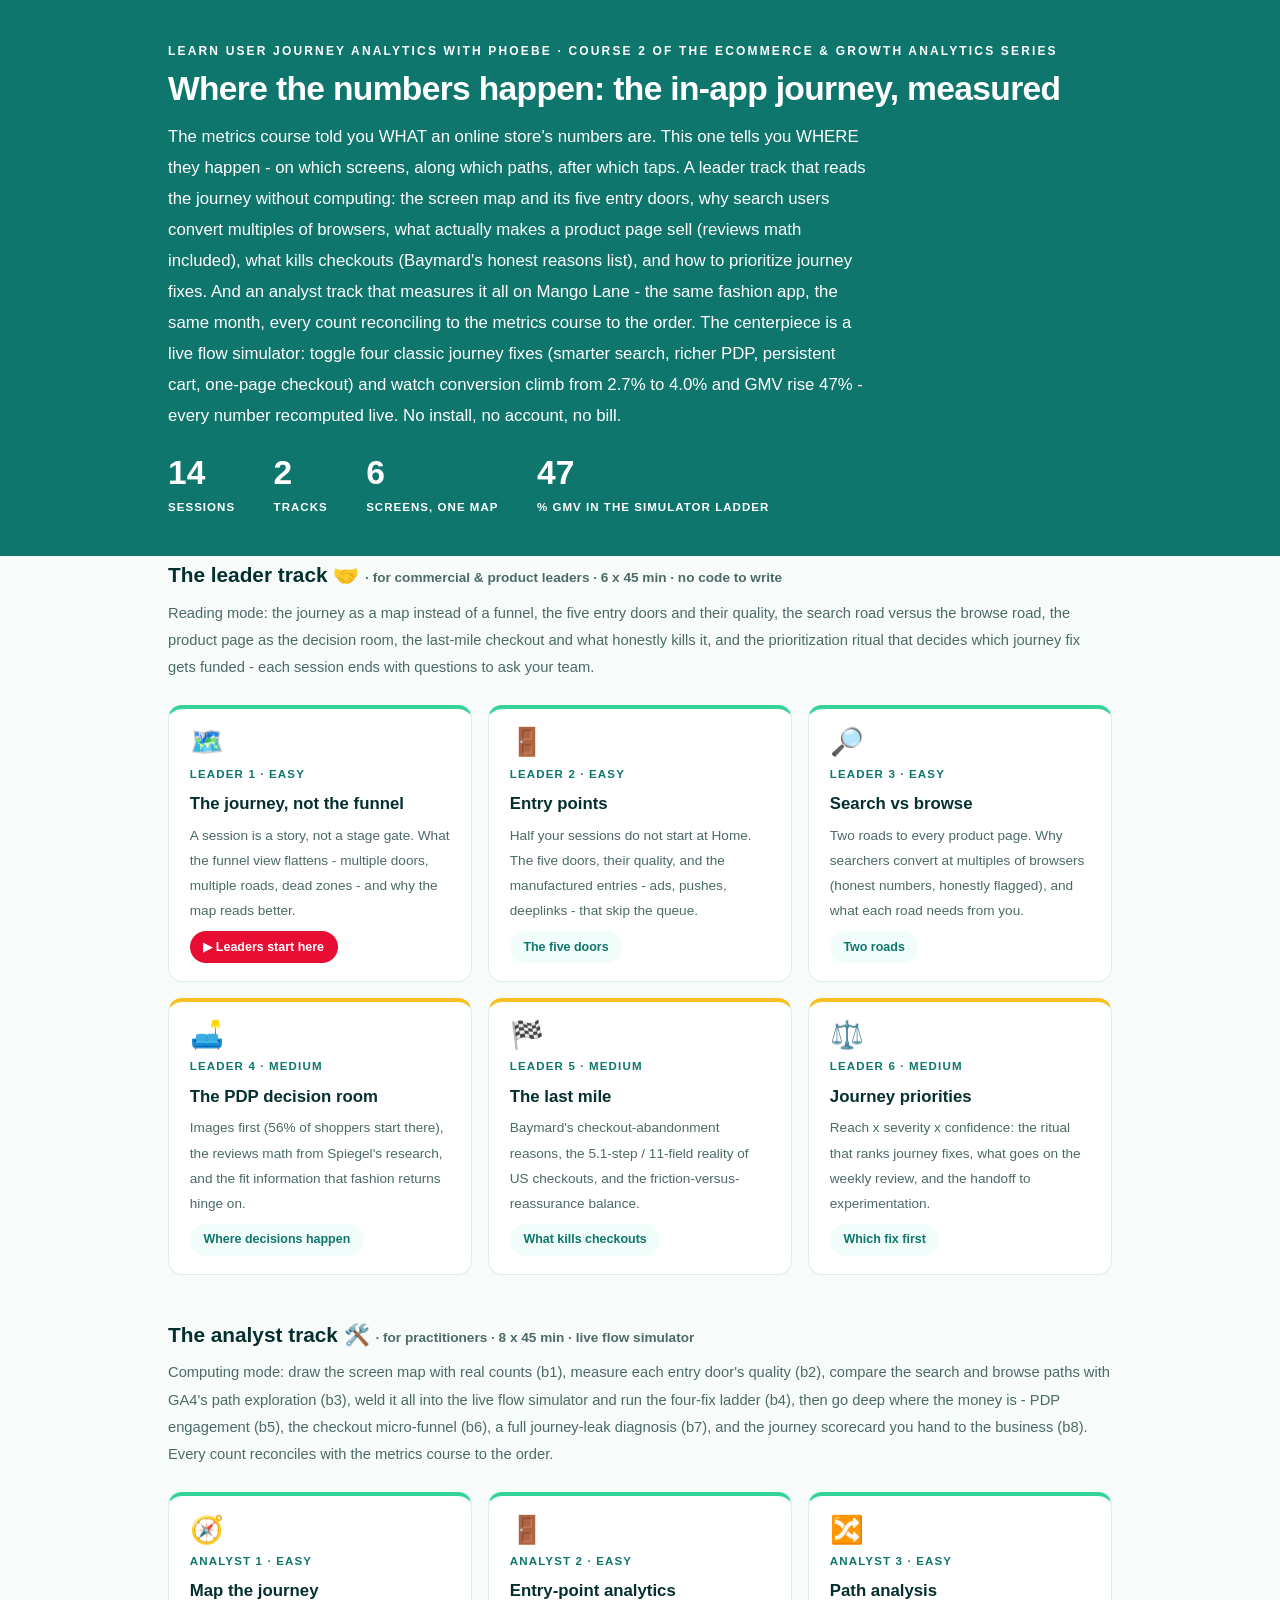
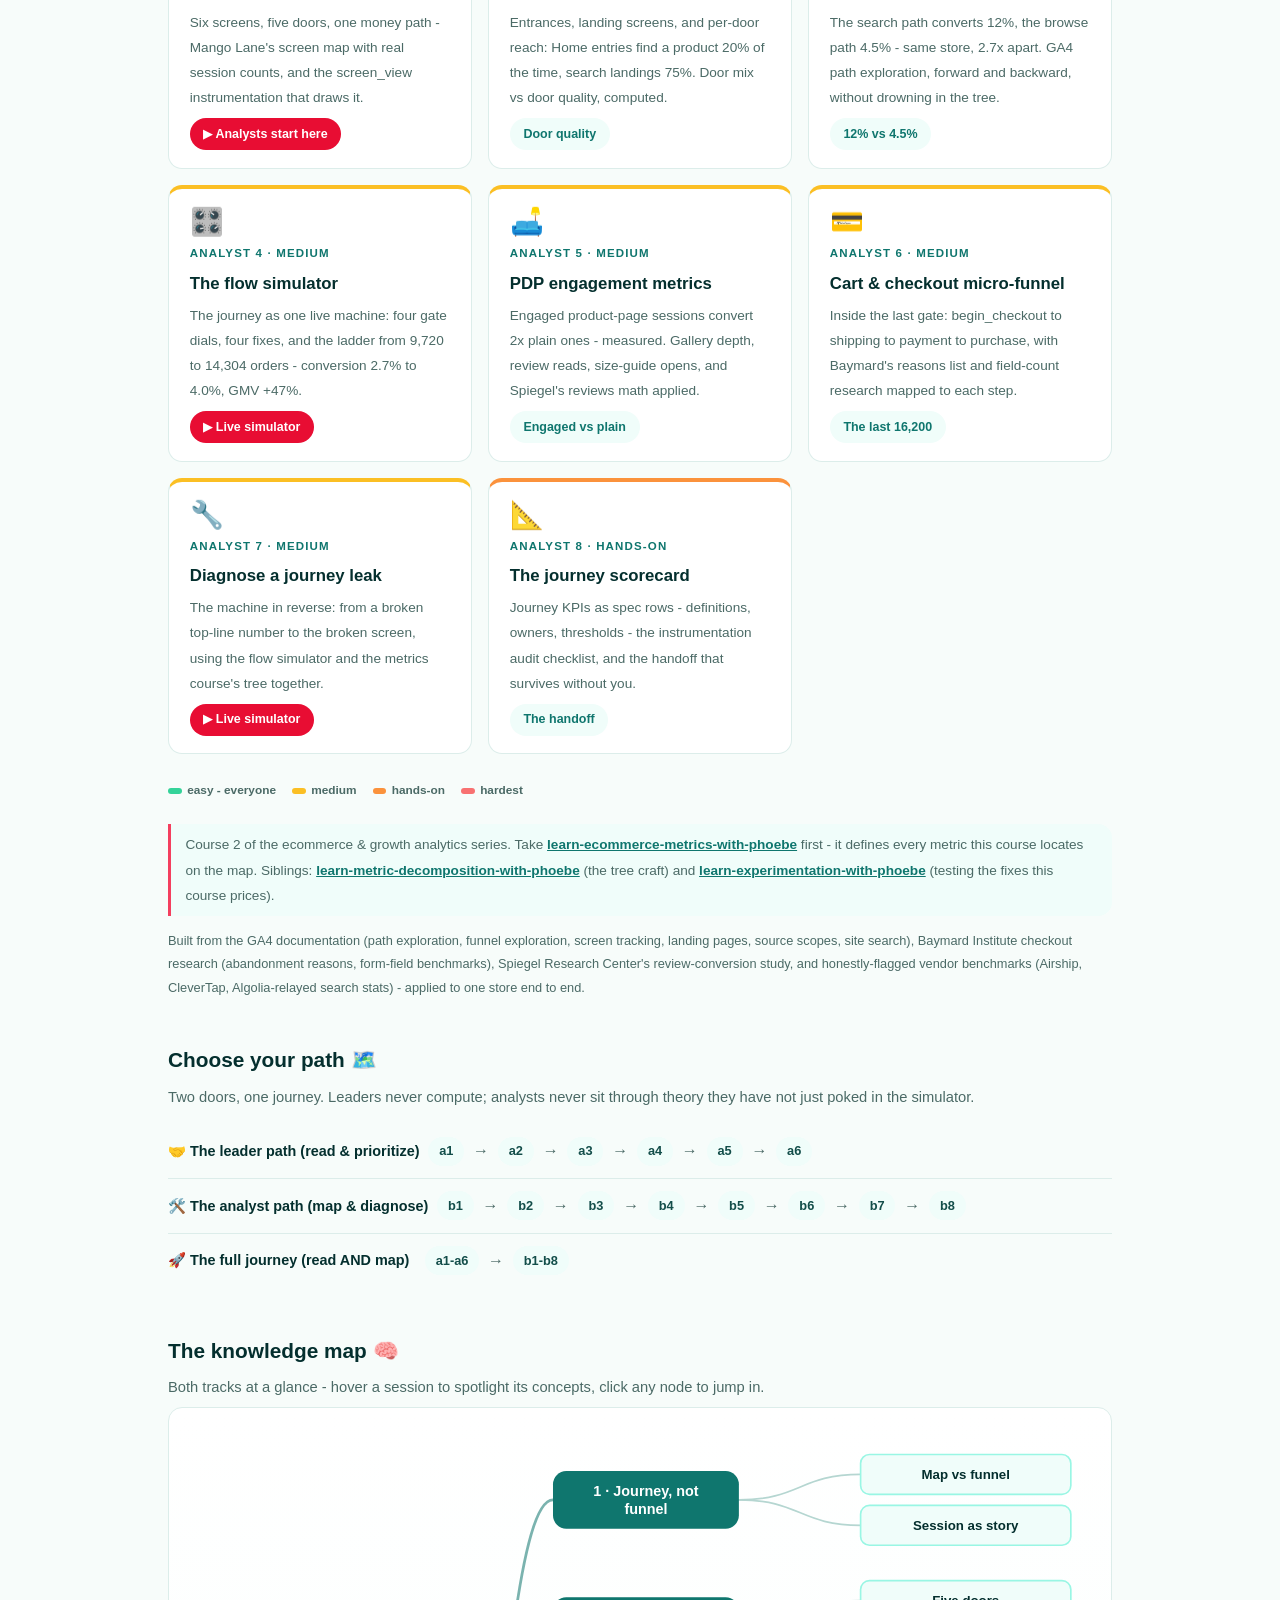
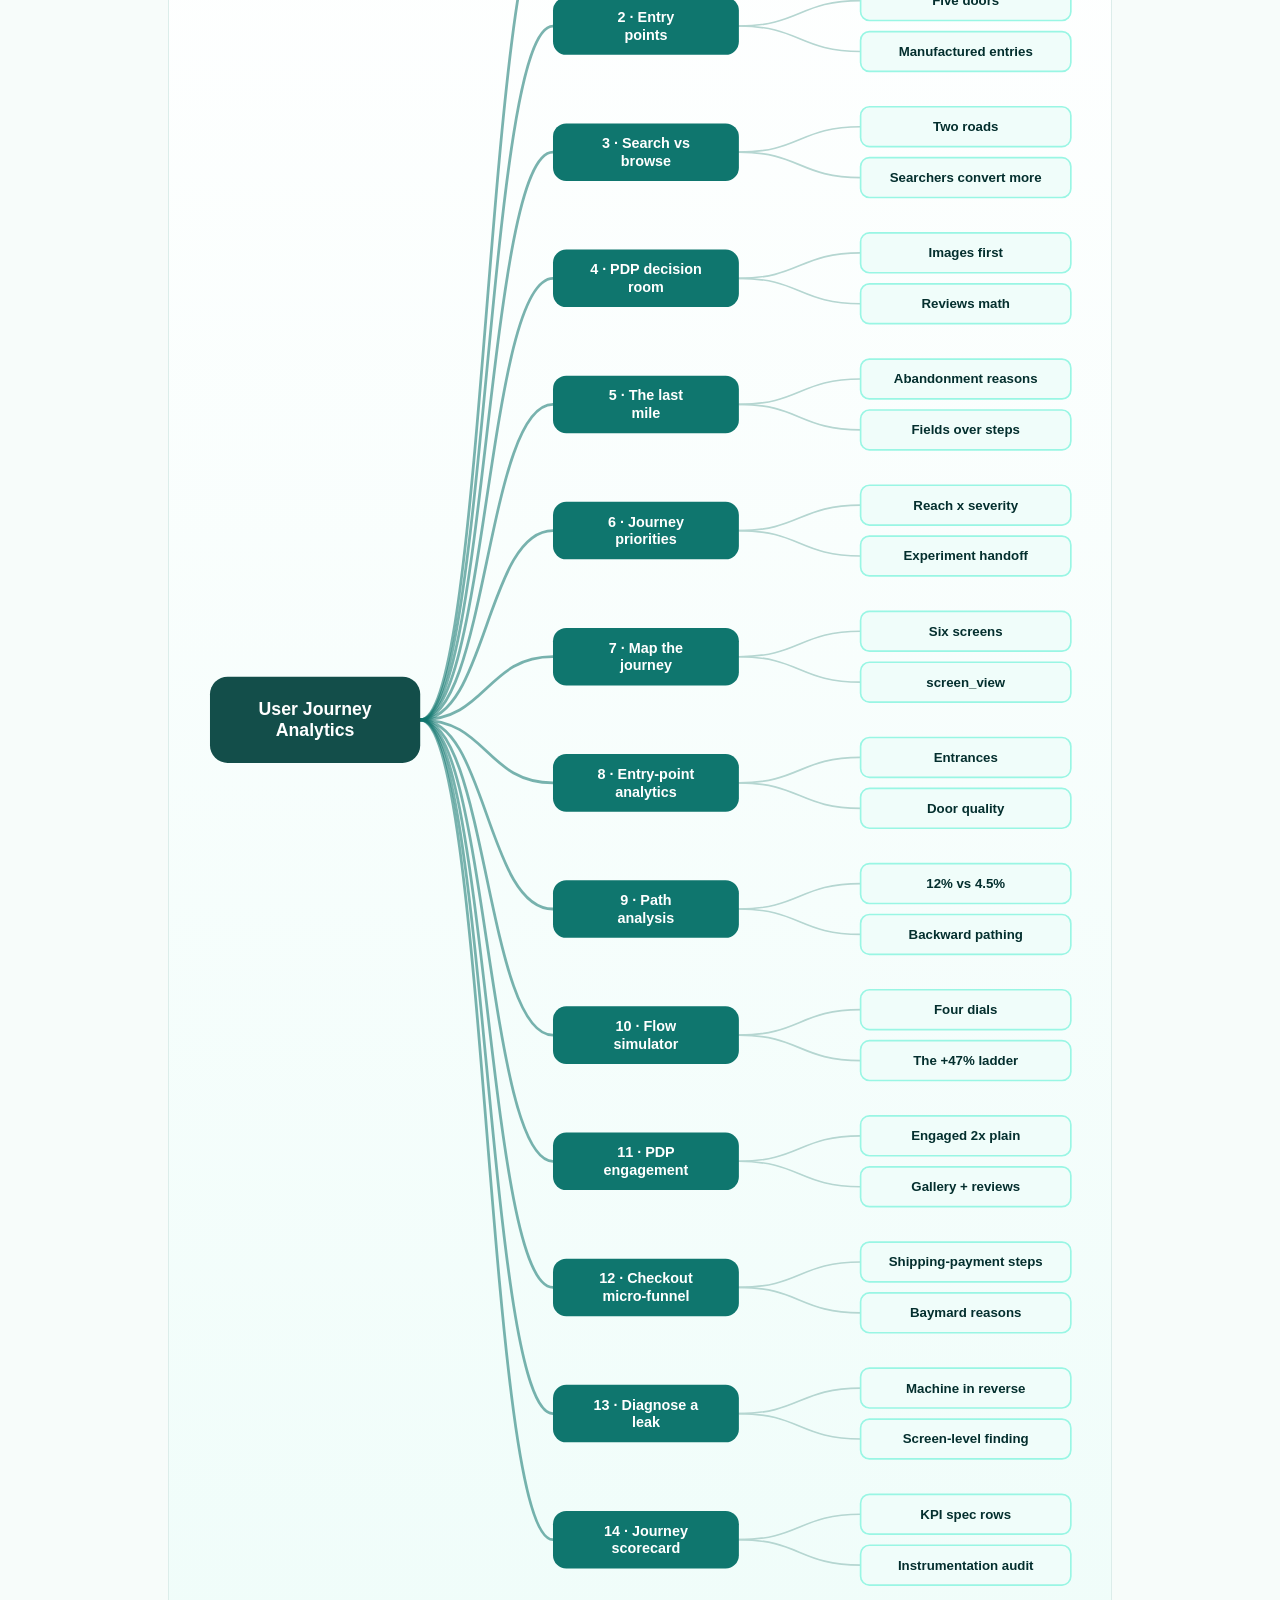
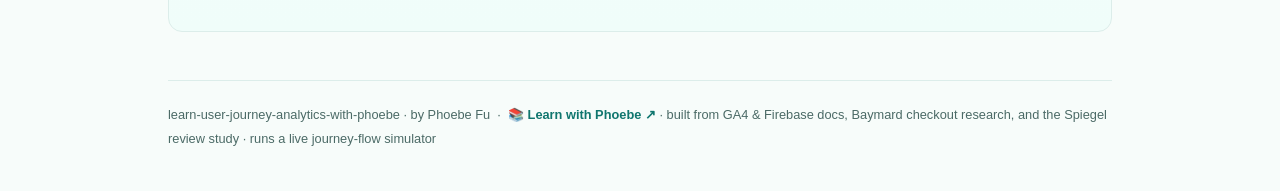
<file: index.html>
<!DOCTYPE html>
<html lang="en">
<head>
<meta charset="UTF-8">
<meta name="viewport" content="width=device-width, initial-scale=1.0">
<!-- social:start -->
<meta name="description" content="The metrics course told you WHAT an online store&#x27;s numbers are. This one tells you WHERE they happen - on which screens, along which paths, after which taps. A leader track that reads the...">
<meta property="og:type" content="article">
<meta property="og:site_name" content="Learn with Phoebe">
<meta property="og:title" content="learn user journey analytics with phoebe - a two-track course you run in your browser">
<meta property="og:description" content="The metrics course told you WHAT an online store&#x27;s numbers are. This one tells you WHERE they happen - on which screens, along which paths, after which taps. A leader track that reads the...">
<meta property="og:url" content="https://phoebefu6.github.io/learn-user-journey-analytics-with-phoebe/">
<meta property="og:image" content="https://phoebefu6.github.io/learn-user-journey-analytics-with-phoebe/assets/og-cover.png">
<meta property="og:image:width" content="1200">
<meta property="og:image:height" content="630">
<meta name="twitter:card" content="summary_large_image">
<meta name="twitter:title" content="learn user journey analytics with phoebe - a two-track course you run in your browser">
<meta name="twitter:description" content="The metrics course told you WHAT an online store&#x27;s numbers are. This one tells you WHERE they happen - on which screens, along which paths, after which taps. A leader track that reads the...">
<meta name="twitter:image" content="https://phoebefu6.github.io/learn-user-journey-analytics-with-phoebe/assets/og-cover.png">
<!-- social:end -->
<title>learn user journey analytics with phoebe - a two-track course you run in your browser</title>
<link rel="stylesheet" href="assets/style.css?v=30">
<style>
  .stats-row { display: flex; gap: 2.4rem; margin-top: 1.5rem; flex-wrap: wrap; }
  .stat b { display: block; font-size: 2.1rem; font-weight: 800; line-height: 1.05; font-variant-numeric: tabular-nums; }
  .stat span { font-size: .72rem; opacity: 1; text-transform: uppercase; letter-spacing: .09em; font-weight: 600; }

  .course-grid { display: grid; grid-template-columns: repeat(auto-fit, minmax(17rem, 1fr)); gap: 1rem; margin-top: 1.5rem; }
  .course-card {
    border: 1px solid var(--hairline);
    border-top: 4px solid var(--diff, var(--indigo));
    border-radius: var(--radius);
    padding: 1.2rem 1.3rem 1.1rem;
    display: flex;
    flex-direction: column;
    gap: .5rem;
    text-decoration: none;
    color: var(--ink);
    background: #fff;
    transition: box-shadow .15s ease, border-color .15s ease, transform .15s ease;
    position: relative;
  }
  .course-card:hover { border-color: var(--indigo-soft); border-top-color: var(--diff, var(--indigo)); box-shadow: 0 8px 28px rgba(15,118,110,.14); transform: translateY(-3px); }
  .course-card .cicon { font-size: 1.7rem; line-height: 1; }
  .course-card .cnum { font-size: .72rem; font-weight: 700; color: var(--indigo); text-transform: uppercase; letter-spacing: .1em; }
  .course-card h3 { font-size: 1.05rem; font-weight: 800; line-height: 1.3; }
  .course-card p { font-size: .85rem; color: var(--muted); flex: 1; }
  .course-card .meta { display: flex; gap: .4rem; flex-wrap: wrap; }

  .diff-legend { display: flex; gap: 1rem; margin-top: 1.6rem; font-size: .74rem; color: var(--muted); font-weight: 600; flex-wrap: wrap; }
  .diff-legend i { display: inline-block; width: .85rem; height: .35rem; border-radius: 999px; margin-right: .35rem; vertical-align: middle; }

  .prereq-line { margin-top: 1.4rem; font-size: .85rem; color: var(--muted); border-left: 3px solid var(--amber); padding: .5rem .9rem; background: var(--indigo-50); border-radius: 0 var(--radius) var(--radius) 0; }
  .prereq-line a { color: var(--indigo); font-weight: 700; }
  .sources-line { margin-top: .8rem; font-size: .8rem; color: var(--muted); }

  .paths { margin-top: 2.6rem; }
  .paths h2 { font-size: 1.3rem; font-weight: 800; margin-bottom: .3rem; }
  .paths .plede { color: var(--muted); font-size: .92rem; margin-bottom: .8rem; }
  .path { display: flex; gap: .55rem; align-items: center; padding: .75rem 0; border-bottom: .5px solid var(--hairline); flex-wrap: wrap; }
  .path:last-child { border-bottom: none; }
  .path b { min-width: 15.5rem; font-size: .9rem; }
  .path .pstep { background: var(--indigo-50); color: var(--indigo-deep); border-radius: 999px; padding: .16rem .68rem; font-weight: 700; font-size: .8rem; text-decoration: none; transition: all .12s ease; }
  .path .pstep:hover { background: var(--indigo); color: #fff; }
  .path .parr { color: var(--muted); font-weight: 700; }

  .mm-section { margin-top: 1.6rem; }
  .mm-section h2 { font-size: 1.3rem; font-weight: 800; margin-bottom: .2rem; }
  .mm-section .mm-lede { color: var(--muted); font-size: .92rem; margin-bottom: .4rem; }
  .mm-wrap { border: 1px solid var(--hairline); border-radius: var(--radius); background: linear-gradient(180deg,#fff,#F0FDFA); padding: .6rem; overflow-x: auto; }
  .mm-svg { width: 100%; height: auto; display: block; max-width: 60rem; margin: 0 auto; min-width: 34rem; }
  .mm-link { cursor: pointer; text-decoration: none; }
  .mm-node rect { transition: opacity .15s ease, filter .15s ease; }
  .mm-node text { pointer-events: none; }
  .mm-link:hover .mm-node rect { filter: brightness(1.06); }
  .mm-edge { transition: opacity .15s ease; }
</style>
</head>
<body>

<header class="masthead">
  <div class="wrap">
    <div class="eyebrow">Learn User Journey Analytics with Phoebe · course 2 of the ecommerce &amp; growth analytics series</div>
    <h1>Where the numbers happen: the in-app journey, measured</h1>
    <p class="sub">The metrics course told you WHAT an online store's numbers are. This one tells you WHERE they happen - on which screens, along which paths, after which taps. A leader track that reads the journey without computing: the screen map and its five entry doors, why search users convert multiples of browsers, what actually makes a product page sell (reviews math included), what kills checkouts (Baymard's honest reasons list), and how to prioritize journey fixes. And an analyst track that measures it all on Mango Lane - the same fashion app, the same month, every count reconciling to the metrics course to the order. The centerpiece is a live flow simulator: toggle four classic journey fixes (smarter search, richer PDP, persistent cart, one-page checkout) and watch conversion climb from 2.7% to 4.0% and GMV rise 47% - every number recomputed live. No install, no account, no bill.</p>
    <div class="stats-row">
      <div class="stat"><b data-count="14">14</b><span>sessions</span></div>
      <div class="stat"><b data-count="2">2</b><span>tracks</span></div>
      <div class="stat"><b data-count="6">6</b><span>screens, one map</span></div>
      <div class="stat"><b data-count="47">47</b><span>% GMV in the simulator ladder</span></div>
    </div>
  </div>
</header>

<main class="wrap">

  <section class="section">
    <div class="paths" style="margin-top:0">
      <h2>The leader track 🤝 <span style="font-size:.85rem;font-weight:600;color:var(--muted)">· for commercial &amp; product leaders · 6 x 45 min · no code to write</span></h2>
      <p class="plede">Reading mode: the journey as a map instead of a funnel, the five entry doors and their quality, the search road versus the browse road, the product page as the decision room, the last-mile checkout and what honestly kills it, and the prioritization ritual that decides which journey fix gets funded - each session ends with questions to ask your team.</p>
    </div>
    <div class="course-grid">
      <a class="course-card" href="courses/a1-the-journey-not-the-funnel.html" style="--diff:#34D399">
        <span class="cicon">🗺️</span>
        <span class="cnum">Leader 1 · easy</span>
        <h3>The journey, not the funnel</h3>
        <p>A session is a story, not a stage gate. What the funnel view flattens - multiple doors, multiple roads, dead zones - and why the map reads better.</p>
        <span class="meta"><span class="pill amber">▶ Leaders start here</span></span>
      </a>
      <a class="course-card" href="courses/a2-entry-points.html" style="--diff:#34D399">
        <span class="cicon">🚪</span>
        <span class="cnum">Leader 2 · easy</span>
        <h3>Entry points</h3>
        <p>Half your sessions do not start at Home. The five doors, their quality, and the manufactured entries - ads, pushes, deeplinks - that skip the queue.</p>
        <span class="meta"><span class="pill light">The five doors</span></span>
      </a>
      <a class="course-card" href="courses/a3-search-vs-browse.html" style="--diff:#34D399">
        <span class="cicon">🔎</span>
        <span class="cnum">Leader 3 · easy</span>
        <h3>Search vs browse</h3>
        <p>Two roads to every product page. Why searchers convert at multiples of browsers (honest numbers, honestly flagged), and what each road needs from you.</p>
        <span class="meta"><span class="pill light">Two roads</span></span>
      </a>
      <a class="course-card" href="courses/a4-the-pdp-decision-room.html" style="--diff:#FBBF24">
        <span class="cicon">🛋️</span>
        <span class="cnum">Leader 4 · medium</span>
        <h3>The PDP decision room</h3>
        <p>Images first (56% of shoppers start there), the reviews math from Spiegel's research, and the fit information that fashion returns hinge on.</p>
        <span class="meta"><span class="pill light">Where decisions happen</span></span>
      </a>
      <a class="course-card" href="courses/a5-the-last-mile.html" style="--diff:#FBBF24">
        <span class="cicon">🏁</span>
        <span class="cnum">Leader 5 · medium</span>
        <h3>The last mile</h3>
        <p>Baymard's checkout-abandonment reasons, the 5.1-step / 11-field reality of US checkouts, and the friction-versus-reassurance balance.</p>
        <span class="meta"><span class="pill light">What kills checkouts</span></span>
      </a>
      <a class="course-card" href="courses/a6-journey-priorities.html" style="--diff:#FBBF24">
        <span class="cicon">⚖️</span>
        <span class="cnum">Leader 6 · medium</span>
        <h3>Journey priorities</h3>
        <p>Reach x severity x confidence: the ritual that ranks journey fixes, what goes on the weekly review, and the handoff to experimentation.</p>
        <span class="meta"><span class="pill light">Which fix first</span></span>
      </a>
    </div>

    <div class="paths">
      <h2>The analyst track 🛠️ <span style="font-size:.85rem;font-weight:600;color:var(--muted)">· for practitioners · 8 x 45 min · live flow simulator</span></h2>
      <p class="plede">Computing mode: draw the screen map with real counts (b1), measure each entry door's quality (b2), compare the search and browse paths with GA4's path exploration (b3), weld it all into the live flow simulator and run the four-fix ladder (b4), then go deep where the money is - PDP engagement (b5), the checkout micro-funnel (b6), a full journey-leak diagnosis (b7), and the journey scorecard you hand to the business (b8). Every count reconciles with the metrics course to the order.</p>
    </div>
    <div class="course-grid">
      <a class="course-card" href="courses/b1-map-the-journey.html" style="--diff:#34D399">
        <span class="cicon">🧭</span>
        <span class="cnum">Analyst 1 · easy</span>
        <h3>Map the journey</h3>
        <p>Six screens, five doors, one money path - Mango Lane's screen map with real session counts, and the screen_view instrumentation that draws it.</p>
        <span class="meta"><span class="pill amber">▶ Analysts start here</span></span>
      </a>
      <a class="course-card" href="courses/b2-entry-point-analytics.html" style="--diff:#34D399">
        <span class="cicon">🚪</span>
        <span class="cnum">Analyst 2 · easy</span>
        <h3>Entry-point analytics</h3>
        <p>Entrances, landing screens, and per-door reach: Home entries find a product 20% of the time, search landings 75%. Door mix vs door quality, computed.</p>
        <span class="meta"><span class="pill light">Door quality</span></span>
      </a>
      <a class="course-card" href="courses/b3-path-analysis.html" style="--diff:#34D399">
        <span class="cicon">🔀</span>
        <span class="cnum">Analyst 3 · easy</span>
        <h3>Path analysis</h3>
        <p>The search path converts 12%, the browse path 4.5% - same store, 2.7x apart. GA4 path exploration, forward and backward, without drowning in the tree.</p>
        <span class="meta"><span class="pill light">12% vs 4.5%</span></span>
      </a>
      <a class="course-card" href="courses/b4-the-flow-simulator.html" style="--diff:#FBBF24">
        <span class="cicon">🎛️</span>
        <span class="cnum">Analyst 4 · medium</span>
        <h3>The flow simulator</h3>
        <p>The journey as one live machine: four gate dials, four fixes, and the ladder from 9,720 to 14,304 orders - conversion 2.7% to 4.0%, GMV +47%.</p>
        <span class="meta"><span class="pill peach">▶ Live simulator</span></span>
      </a>
      <a class="course-card" href="courses/b5-pdp-engagement-metrics.html" style="--diff:#FBBF24">
        <span class="cicon">🛋️</span>
        <span class="cnum">Analyst 5 · medium</span>
        <h3>PDP engagement metrics</h3>
        <p>Engaged product-page sessions convert 2x plain ones - measured. Gallery depth, review reads, size-guide opens, and Spiegel's reviews math applied.</p>
        <span class="meta"><span class="pill light">Engaged vs plain</span></span>
      </a>
      <a class="course-card" href="courses/b6-cart-checkout-micro-funnel.html" style="--diff:#FBBF24">
        <span class="cicon">💳</span>
        <span class="cnum">Analyst 6 · medium</span>
        <h3>Cart &amp; checkout micro-funnel</h3>
        <p>Inside the last gate: begin_checkout to shipping to payment to purchase, with Baymard's reasons list and field-count research mapped to each step.</p>
        <span class="meta"><span class="pill light">The last 16,200</span></span>
      </a>
      <a class="course-card" href="courses/b7-diagnose-a-journey-leak.html" style="--diff:#FBBF24">
        <span class="cicon">🔧</span>
        <span class="cnum">Analyst 7 · medium</span>
        <h3>Diagnose a journey leak</h3>
        <p>The machine in reverse: from a broken top-line number to the broken screen, using the flow simulator and the metrics course's tree together.</p>
        <span class="meta"><span class="pill peach">▶ Live simulator</span></span>
      </a>
      <a class="course-card" href="courses/b8-the-journey-scorecard.html" style="--diff:#FB923C">
        <span class="cicon">📐</span>
        <span class="cnum">Analyst 8 · hands-on</span>
        <h3>The journey scorecard</h3>
        <p>Journey KPIs as spec rows - definitions, owners, thresholds - the instrumentation audit checklist, and the handoff that survives without you.</p>
        <span class="meta"><span class="pill light">The handoff</span></span>
      </a>
    </div>
    <div class="diff-legend">
      <span><i style="background:#34D399"></i>easy - everyone</span>
      <span><i style="background:#FBBF24"></i>medium</span>
      <span><i style="background:#FB923C"></i>hands-on</span>
      <span><i style="background:#F87171"></i>hardest</span>
    </div>

    <p class="prereq-line">Course 2 of the ecommerce &amp; growth analytics series. Take <a href="https://phoebefu6.github.io/learn-ecommerce-metrics-with-phoebe/">learn-ecommerce-metrics-with-phoebe</a> first - it defines every metric this course locates on the map. Siblings: <a href="https://phoebefu6.github.io/learn-metric-decomposition-with-phoebe/">learn-metric-decomposition-with-phoebe</a> (the tree craft) and <a href="https://phoebefu6.github.io/learn-experimentation-with-phoebe/">learn-experimentation-with-phoebe</a> (testing the fixes this course prices).</p>
    <p class="sources-line">Built from the GA4 documentation (path exploration, funnel exploration, screen tracking, landing pages, source scopes, site search), Baymard Institute checkout research (abandonment reasons, form-field benchmarks), Spiegel Research Center's review-conversion study, and honestly-flagged vendor benchmarks (Airship, CleverTap, Algolia-relayed search stats) - applied to one store end to end.</p>

    <div class="paths">
      <h2>Choose your path 🗺️</h2>
      <p class="plede">Two doors, one journey. Leaders never compute; analysts never sit through theory they have not just poked in the simulator.</p>
      <div class="path"><b>🤝 The leader path (read &amp; prioritize)</b>
        <a class="pstep" href="courses/a1-the-journey-not-the-funnel.html">a1</a><span class="parr">→</span>
        <a class="pstep" href="courses/a2-entry-points.html">a2</a><span class="parr">→</span>
        <a class="pstep" href="courses/a3-search-vs-browse.html">a3</a><span class="parr">→</span>
        <a class="pstep" href="courses/a4-the-pdp-decision-room.html">a4</a><span class="parr">→</span>
        <a class="pstep" href="courses/a5-the-last-mile.html">a5</a><span class="parr">→</span>
        <a class="pstep" href="courses/a6-journey-priorities.html">a6</a>
      </div>
      <div class="path"><b>🛠️ The analyst path (map &amp; diagnose)</b>
        <a class="pstep" href="courses/b1-map-the-journey.html">b1</a><span class="parr">→</span>
        <a class="pstep" href="courses/b2-entry-point-analytics.html">b2</a><span class="parr">→</span>
        <a class="pstep" href="courses/b3-path-analysis.html">b3</a><span class="parr">→</span>
        <a class="pstep" href="courses/b4-the-flow-simulator.html">b4</a><span class="parr">→</span>
        <a class="pstep" href="courses/b5-pdp-engagement-metrics.html">b5</a><span class="parr">→</span>
        <a class="pstep" href="courses/b6-cart-checkout-micro-funnel.html">b6</a><span class="parr">→</span>
        <a class="pstep" href="courses/b7-diagnose-a-journey-leak.html">b7</a><span class="parr">→</span>
        <a class="pstep" href="courses/b8-the-journey-scorecard.html">b8</a>
      </div>
      <div class="path"><b>🚀 The full journey (read AND map)</b>
        <a class="pstep" href="courses/a1-the-journey-not-the-funnel.html">a1-a6</a><span class="parr">→</span>
        <a class="pstep" href="courses/b1-map-the-journey.html">b1-b8</a>
      </div>
    </div>
  </section>

  <section class="section mm-section">
    <h2>The knowledge map 🧠</h2>
    <p class="mm-lede">Both tracks at a glance - hover a session to spotlight its concepts, click any node to jump in.</p>
    <div class="mm-wrap"><div id="mindmap"></div></div>
  </section>

  <footer class="pagefoot">
    <span>learn-user-journey-analytics-with-phoebe · by Phoebe Fu &nbsp;·&nbsp; 📚 <a href="https://phoebefu6.github.io/learn-with-phoebe/">Learn with Phoebe ↗</a> · built from GA4 &amp; Firebase docs, Baymard checkout research, and the Spiegel review study · runs a live journey-flow simulator</span>
  </footer>
</main>

<script>
window.MINDMAP_DATA = {
  title: "User Journey\nAnalytics",
  centerColor: "#134E4A",
  sessions: [
    { label: "Journey, not\nfunnel", href: "courses/a1-the-journey-not-the-funnel.html", color: "#34D399",
      concepts: [
        { label: "Map vs funnel", href: "courses/a1-the-journey-not-the-funnel.html" },
        { label: "Session as story", href: "courses/a1-the-journey-not-the-funnel.html" } ] },
    { label: "Entry\npoints", href: "courses/a2-entry-points.html", color: "#34D399",
      concepts: [
        { label: "Five doors", href: "courses/a2-entry-points.html" },
        { label: "Manufactured entries", href: "courses/a2-entry-points.html" } ] },
    { label: "Search vs\nbrowse", href: "courses/a3-search-vs-browse.html", color: "#34D399",
      concepts: [
        { label: "Two roads", href: "courses/a3-search-vs-browse.html" },
        { label: "Searchers convert more", href: "courses/a3-search-vs-browse.html" } ] },
    { label: "PDP decision\nroom", href: "courses/a4-the-pdp-decision-room.html", color: "#FBBF24",
      concepts: [
        { label: "Images first", href: "courses/a4-the-pdp-decision-room.html" },
        { label: "Reviews math", href: "courses/a4-the-pdp-decision-room.html" } ] },
    { label: "The last\nmile", href: "courses/a5-the-last-mile.html", color: "#FBBF24",
      concepts: [
        { label: "Abandonment reasons", href: "courses/a5-the-last-mile.html" },
        { label: "Fields over steps", href: "courses/a5-the-last-mile.html" } ] },
    { label: "Journey\npriorities", href: "courses/a6-journey-priorities.html", color: "#FBBF24",
      concepts: [
        { label: "Reach x severity", href: "courses/a6-journey-priorities.html" },
        { label: "Experiment handoff", href: "courses/a6-journey-priorities.html" } ] },
    { label: "Map the\njourney", href: "courses/b1-map-the-journey.html", color: "#34D399",
      concepts: [
        { label: "Six screens", href: "courses/b1-map-the-journey.html" },
        { label: "screen_view", href: "courses/b1-map-the-journey.html" } ] },
    { label: "Entry-point\nanalytics", href: "courses/b2-entry-point-analytics.html", color: "#34D399",
      concepts: [
        { label: "Entrances", href: "courses/b2-entry-point-analytics.html" },
        { label: "Door quality", href: "courses/b2-entry-point-analytics.html" } ] },
    { label: "Path\nanalysis", href: "courses/b3-path-analysis.html", color: "#34D399",
      concepts: [
        { label: "12% vs 4.5%", href: "courses/b3-path-analysis.html" },
        { label: "Backward pathing", href: "courses/b3-path-analysis.html" } ] },
    { label: "Flow\nsimulator", href: "courses/b4-the-flow-simulator.html", color: "#FBBF24",
      concepts: [
        { label: "Four dials", href: "courses/b4-the-flow-simulator.html" },
        { label: "The +47% ladder", href: "courses/b4-the-flow-simulator.html" } ] },
    { label: "PDP\nengagement", href: "courses/b5-pdp-engagement-metrics.html", color: "#FBBF24",
      concepts: [
        { label: "Engaged 2x plain", href: "courses/b5-pdp-engagement-metrics.html" },
        { label: "Gallery + reviews", href: "courses/b5-pdp-engagement-metrics.html" } ] },
    { label: "Checkout\nmicro-funnel", href: "courses/b6-cart-checkout-micro-funnel.html", color: "#FBBF24",
      concepts: [
        { label: "Shipping-payment steps", href: "courses/b6-cart-checkout-micro-funnel.html" },
        { label: "Baymard reasons", href: "courses/b6-cart-checkout-micro-funnel.html" } ] },
    { label: "Diagnose a\nleak", href: "courses/b7-diagnose-a-journey-leak.html", color: "#FBBF24",
      concepts: [
        { label: "Machine in reverse", href: "courses/b7-diagnose-a-journey-leak.html" },
        { label: "Screen-level finding", href: "courses/b7-diagnose-a-journey-leak.html" } ] },
    { label: "Journey\nscorecard", href: "courses/b8-the-journey-scorecard.html", color: "#FB923C",
      concepts: [
        { label: "KPI spec rows", href: "courses/b8-the-journey-scorecard.html" },
        { label: "Instrumentation audit", href: "courses/b8-the-journey-scorecard.html" } ] }
  ]
};
</script>
<script src="assets/mindmap.js?v=7"></script>
<script src="assets/app.js?v=28"></script>
</body>
</html>
</file>
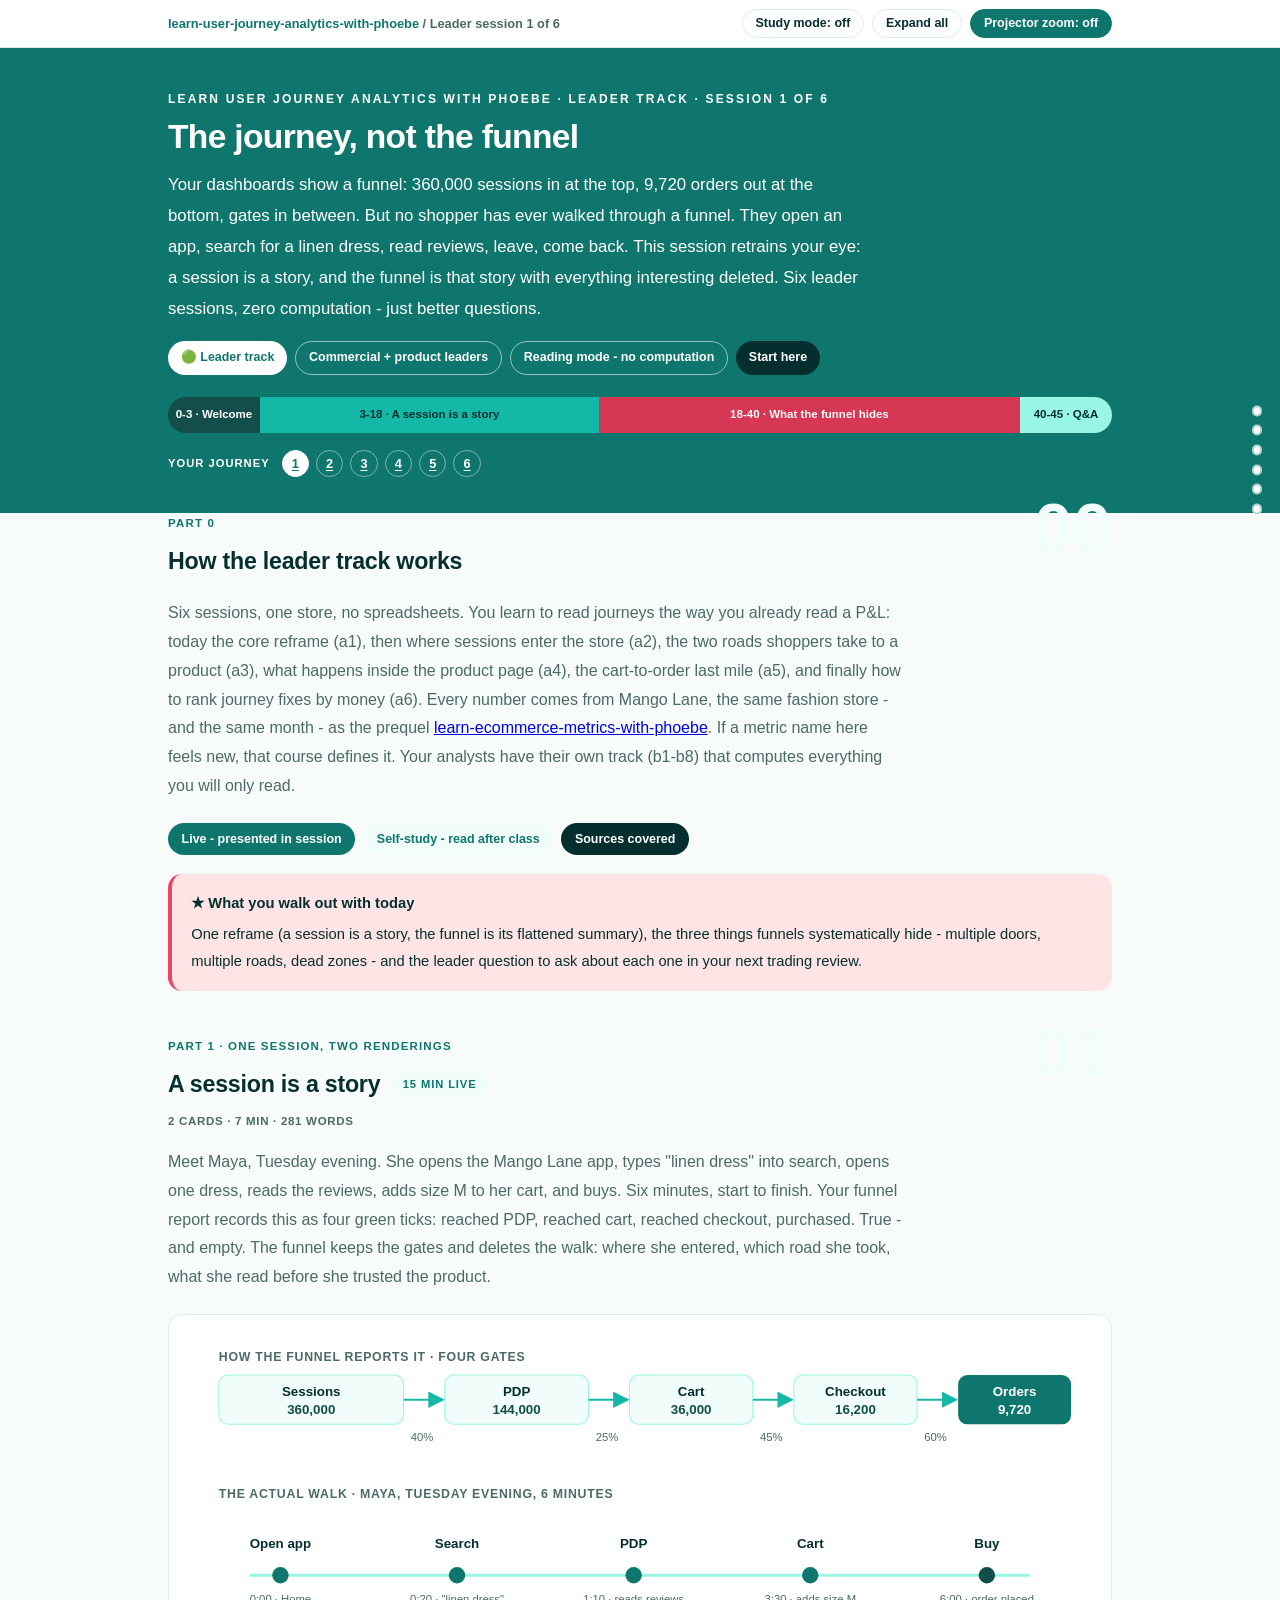
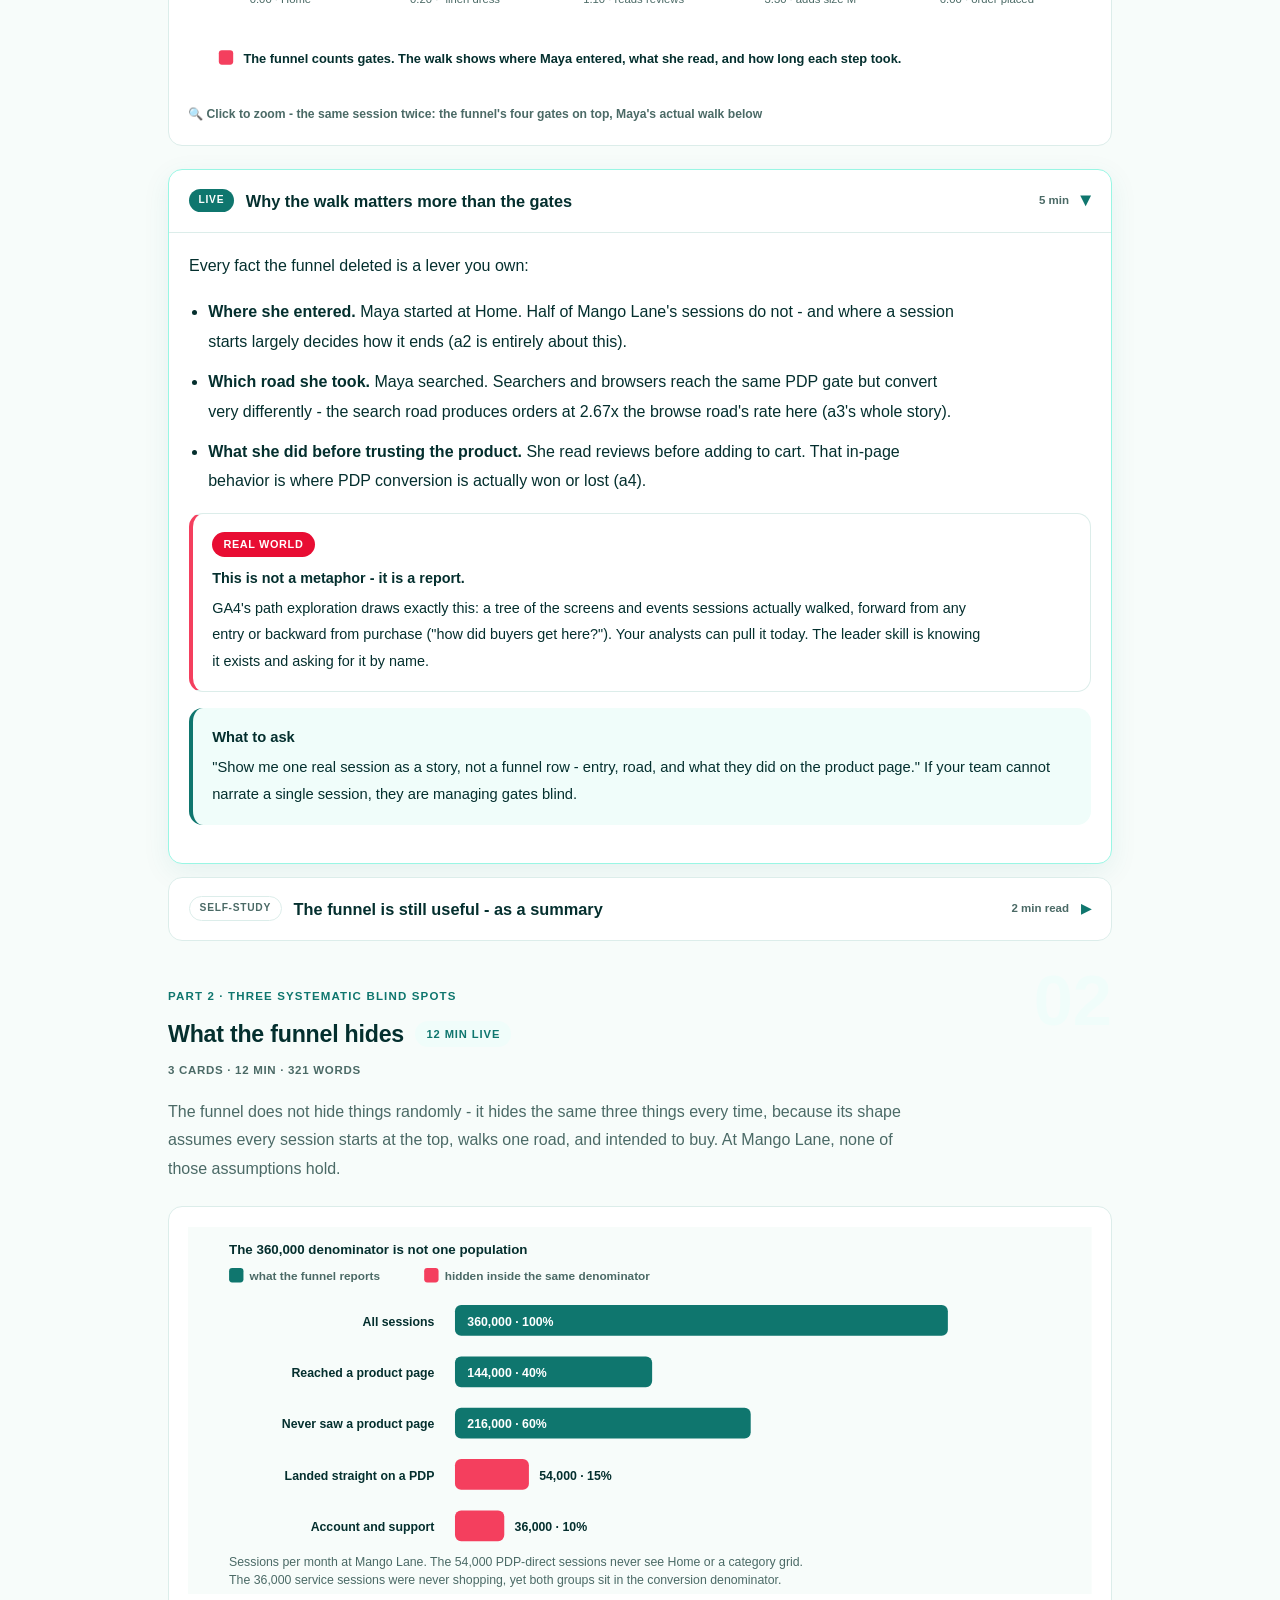
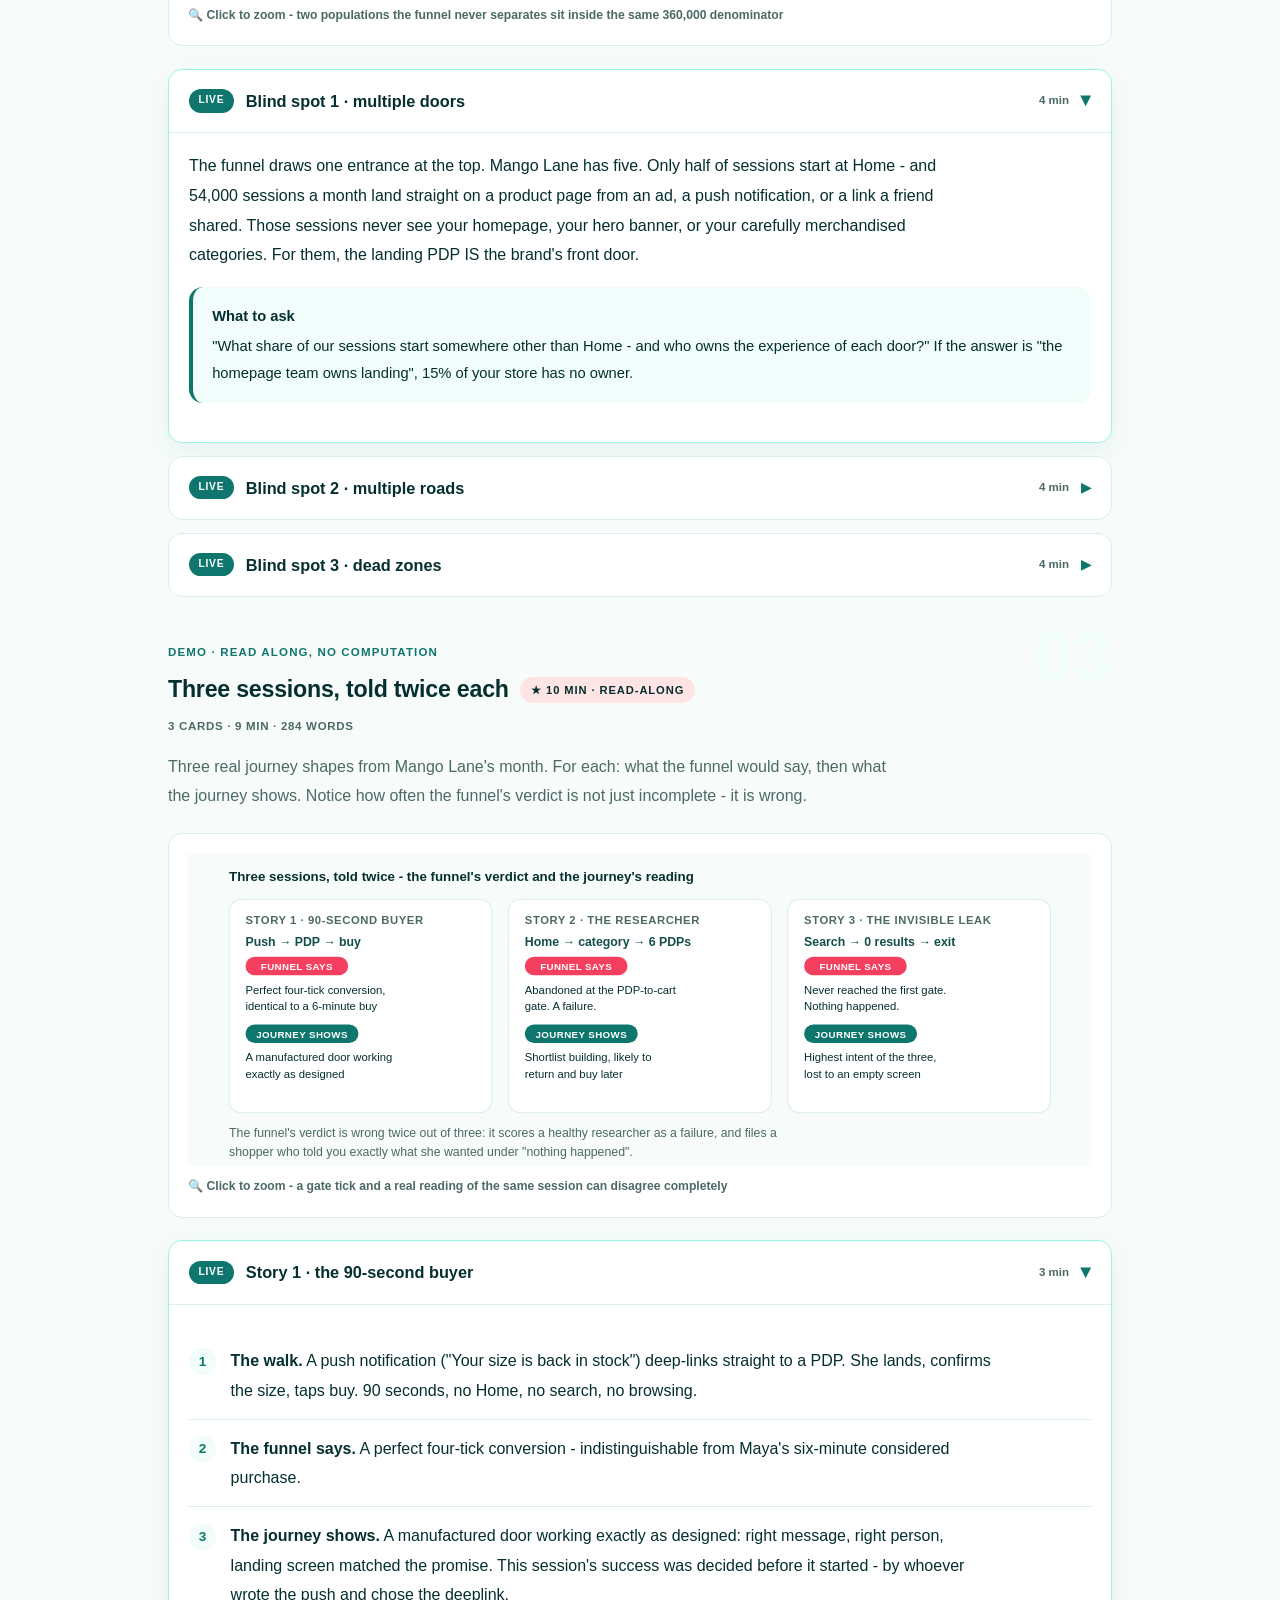
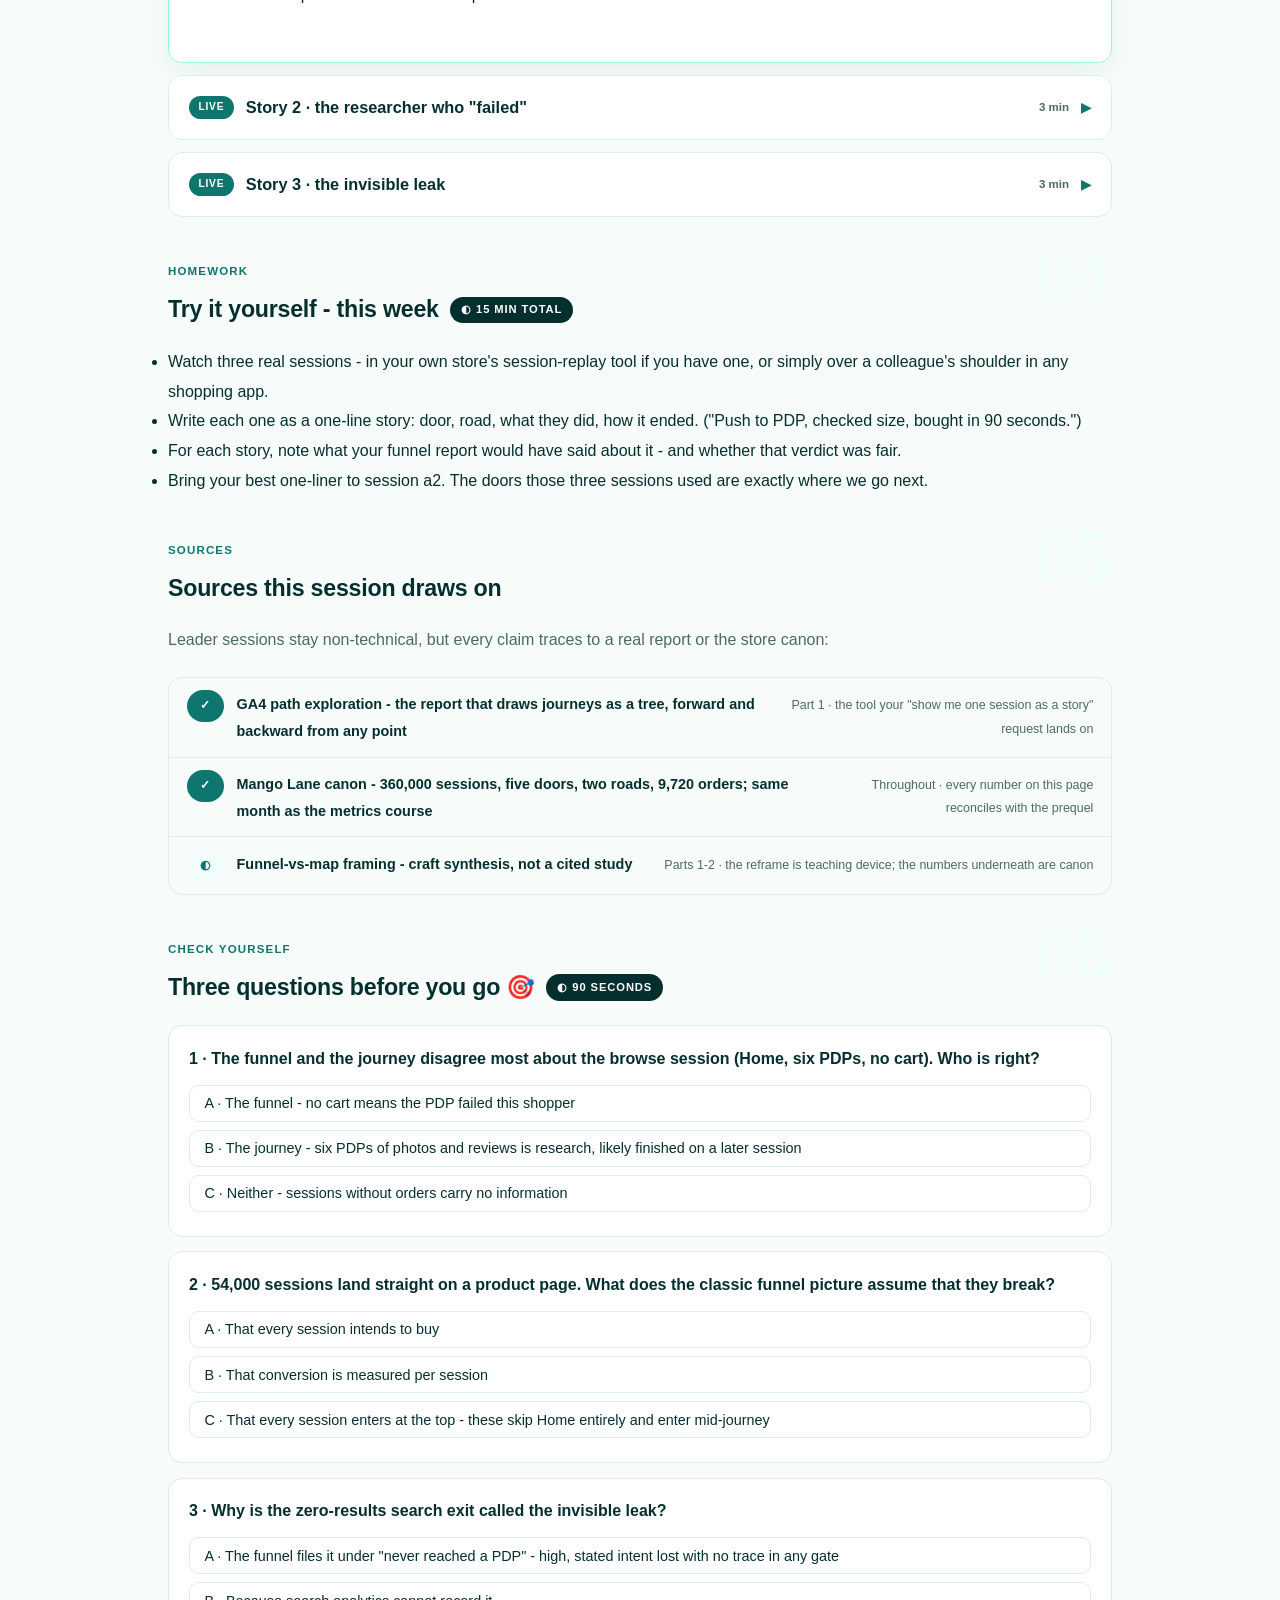
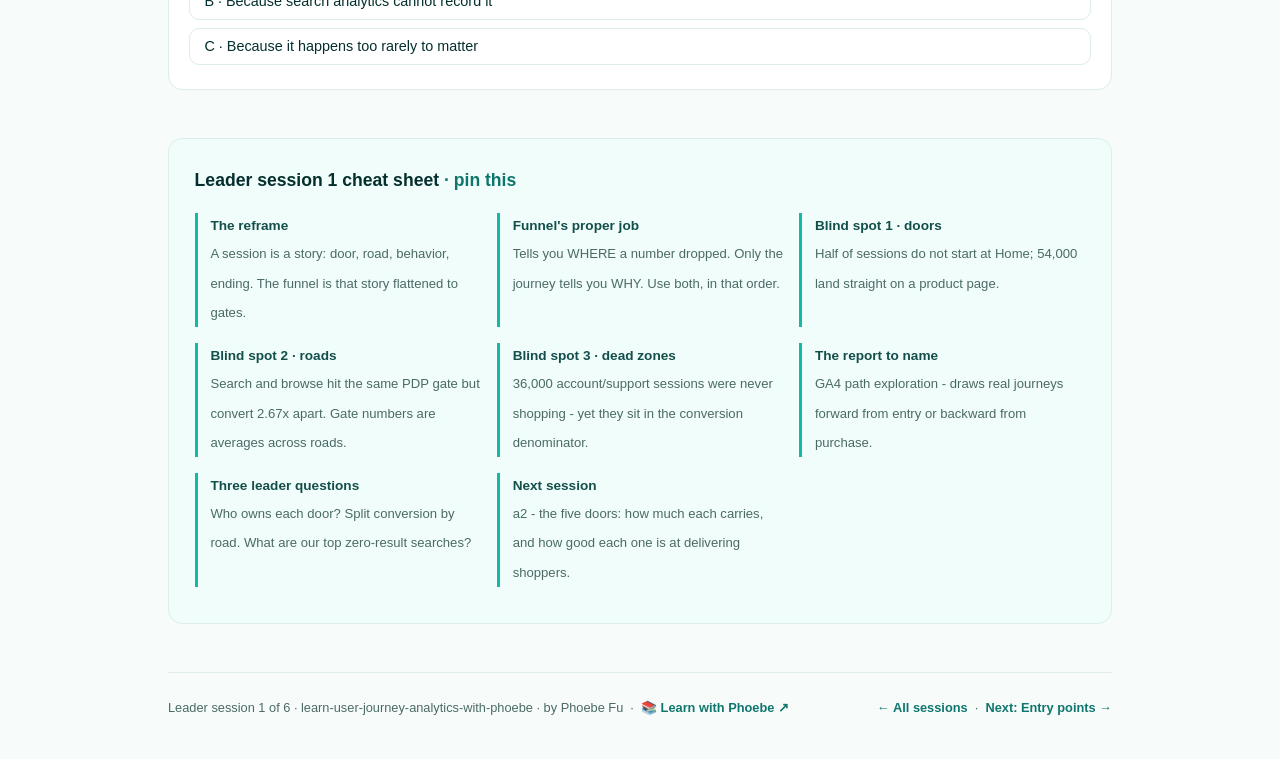
<file: courses/a1-the-journey-not-the-funnel.html>
<!DOCTYPE html>
<html lang="en">
<head>
<meta charset="UTF-8">
<meta name="viewport" content="width=device-width, initial-scale=1.0">
<!-- social:start -->
<meta name="description" content="Leader session 1 of 6. Six sessions, one store, no spreadsheets. You learn to read journeys the way you already read a P&amp;L: today the core reframe (a1), then where sessions enter the store (a2), the...">
<meta property="og:type" content="article">
<meta property="og:site_name" content="Learn with Phoebe">
<meta property="og:title" content="The journey, not the funnel - learn user journey analytics with phoebe">
<meta property="og:description" content="Leader session 1 of 6. Six sessions, one store, no spreadsheets. You learn to read journeys the way you already read a P&amp;L: today the core reframe (a1), then where sessions enter the store (a2), the...">
<meta property="og:url" content="https://phoebefu6.github.io/learn-user-journey-analytics-with-phoebe/courses/a1-the-journey-not-the-funnel.html">
<meta property="og:image" content="https://phoebefu6.github.io/learn-user-journey-analytics-with-phoebe/assets/og-cover.png">
<meta property="og:image:width" content="1200">
<meta property="og:image:height" content="630">
<meta name="twitter:card" content="summary_large_image">
<meta name="twitter:title" content="The journey, not the funnel - learn user journey analytics with phoebe">
<meta name="twitter:description" content="Leader session 1 of 6. Six sessions, one store, no spreadsheets. You learn to read journeys the way you already read a P&amp;L: today the core reframe (a1), then where sessions enter the store (a2), the...">
<meta name="twitter:image" content="https://phoebefu6.github.io/learn-user-journey-analytics-with-phoebe/assets/og-cover.png">
<!-- social:end -->
<title>Leader session 1 · The journey, not the funnel - learn user journey analytics with phoebe</title>
<link rel="stylesheet" href="../assets/style.css?v=29">
</head>
<body>

<div class="toolbar">
  <div class="wrap">
    <span class="crumb"><a href="../index.html">learn-user-journey-analytics-with-phoebe</a> / Leader session 1 of 6</span>
    <button class="btn" id="toggle-all" type="button">Expand all</button>
    <button class="btn primary" id="zoom-toggle" type="button">Projector zoom: off</button>
  </div>
</div>

<header class="masthead">
  <div class="wrap">
    <div class="eyebrow">Learn User Journey Analytics with Phoebe · Leader track · Session 1 of 6</div>
    <h1>The journey, <span class="accent">not the funnel</span></h1>
    <p class="sub">Your dashboards show a funnel: 360,000 sessions in at the top, 9,720 orders out at the bottom, gates in between. But no shopper has ever walked through a funnel. They open an app, search for a linen dress, read reviews, leave, come back. This session retrains your eye: a session is a story, and the funnel is that story with everything interesting deleted. Six leader sessions, zero computation - just better questions.</p>
    <div class="chip-row">
      <span class="chip level">🟢 Leader track</span>
      <span class="chip audience">Commercial + product leaders</span>
      <span class="chip audience">Reading mode - no computation</span>
      <span class="chip time">Start here</span>
    </div>
    <div class="agenda">
      <span class="a1" style="flex:1">0-3 · Welcome</span>
      <span class="a2" style="flex:4">3-18 · A session is a story</span>
      <span class="a3" style="flex:5">18-40 · What the funnel hides</span>
      <span class="a4" style="flex:1">40-45 · Q&amp;A</span>
    </div>
  </div>
</header>

<main class="wrap">

  <!-- ============ INTRO ============ -->
  <section class="section" id="intro">
    <div class="section-kicker">
      <span class="klabel">Part 0</span>
      <h2>How the leader track works</h2>
    </div>
    <p class="lede">Six sessions, one store, no spreadsheets. You learn to read journeys the way you already read a P&amp;L: today the core reframe (a1), then where sessions enter the store (a2), the two roads shoppers take to a product (a3), what happens inside the product page (a4), the cart-to-order last mile (a5), and finally how to rank journey fixes by money (a6). Every number comes from Mango Lane, the same fashion store - and the same month - as the prequel <a href="https://phoebefu6.github.io/learn-ecommerce-metrics-with-phoebe/">learn-ecommerce-metrics-with-phoebe</a>. If a metric name here feels new, that course defines it. Your analysts have their own track (b1-b8) that computes everything you will only read.</p>
    <div class="legend">
      <span class="pill solid">Live - presented in session</span>
      <span class="pill light">Self-study - read after class</span>
      <span class="pill inkpill">Sources covered</span>
    </div>
    <div class="callout win">
      <strong>★ What you walk out with today</strong>
      One reframe (a session is a story, the funnel is its flattened summary), the three things funnels systematically hide - multiple doors, multiple roads, dead zones - and the leader question to ask about each one in your next trading review.
    </div>
  </section>

  <!-- ============ PART 1: A SESSION IS A STORY ============ -->
  <section class="section" id="story">
    <div class="section-kicker">
      <span class="klabel">Part 1 · one session, two renderings</span>
      <h2>A session is a story <span class="tag concept">15 min live</span></h2>
    </div>
    <p class="lede">Meet Maya, Tuesday evening. She opens the Mango Lane app, types "linen dress" into search, opens one dress, reads the reviews, adds size M to her cart, and buys. Six minutes, start to finish. Your funnel report records this as four green ticks: reached PDP, reached cart, reached checkout, purchased. True - and empty. The funnel keeps the gates and deletes the walk: where she entered, which road she took, what she read before she trusted the product.</p>

    <figure class="zoomable">
      <svg viewBox="0 0 880 350" xmlns="http://www.w3.org/2000/svg" role="img" aria-label="The same session shown two ways: a four-gate funnel bar on top, Maya's actual six-minute walk across screens on a timeline below">
        <style>
          .jfK { font: 700 12px Inter, sans-serif; fill: #4B6A66; letter-spacing: 0.06em; }
          .jfH { font: 700 13px Inter, sans-serif; fill: #042F2E; }
          .jfV { font: 800 13px Inter, sans-serif; fill: #134E4A; }
          .jfT { font: 800 13px Inter, sans-serif; fill: #FFFFFF; }
          .jfC { font: 400 11px Inter, sans-serif; fill: #4B6A66; }
          .jfN { font: 600 12.5px Inter, sans-serif; fill: #042F2E; }
          .jfArr { stroke: #14B8A6; stroke-width: 2; fill: none; marker-end: url(#jfArrHead); }
        </style>
        <defs>
          <marker id="jfArrHead" markerWidth="8" markerHeight="8" refX="6" refY="4" orient="auto">
            <path d="M0,0 L8,4 L0,8 z" fill="#14B8A6"/>
          </marker>
        </defs>

        <text class="jfK" x="30" y="26">HOW THE FUNNEL REPORTS IT · FOUR GATES</text>

        <rect x="30" y="40" width="180" height="48" rx="9" fill="#F0FDFA" stroke="#99F6E4"/>
        <text class="jfH" x="120" y="60" text-anchor="middle">Sessions</text>
        <text class="jfV" x="120" y="78" text-anchor="middle">360,000</text>

        <rect x="250" y="40" width="140" height="48" rx="9" fill="#F0FDFA" stroke="#99F6E4"/>
        <text class="jfH" x="320" y="60" text-anchor="middle">PDP</text>
        <text class="jfV" x="320" y="78" text-anchor="middle">144,000</text>

        <rect x="430" y="40" width="120" height="48" rx="9" fill="#F0FDFA" stroke="#99F6E4"/>
        <text class="jfH" x="490" y="60" text-anchor="middle">Cart</text>
        <text class="jfV" x="490" y="78" text-anchor="middle">36,000</text>

        <rect x="590" y="40" width="120" height="48" rx="9" fill="#F0FDFA" stroke="#99F6E4"/>
        <text class="jfH" x="650" y="60" text-anchor="middle">Checkout</text>
        <text class="jfV" x="650" y="78" text-anchor="middle">16,200</text>

        <rect x="750" y="40" width="110" height="48" rx="9" fill="#0F766E"/>
        <text class="jfT" x="805" y="60" text-anchor="middle">Orders</text>
        <text class="jfT" x="805" y="78" text-anchor="middle">9,720</text>

        <path class="jfArr" d="M210,64 L246,64"/>
        <path class="jfArr" d="M390,64 L426,64"/>
        <path class="jfArr" d="M550,64 L586,64"/>
        <path class="jfArr" d="M710,64 L746,64"/>
        <text class="jfC" x="228" y="104" text-anchor="middle">40%</text>
        <text class="jfC" x="408" y="104" text-anchor="middle">25%</text>
        <text class="jfC" x="568" y="104" text-anchor="middle">45%</text>
        <text class="jfC" x="728" y="104" text-anchor="middle">60%</text>

        <text class="jfK" x="30" y="160">THE ACTUAL WALK · MAYA, TUESDAY EVENING, 6 MINUTES</text>

        <line x1="60" y1="235" x2="820" y2="235" stroke="#99F6E4" stroke-width="3"/>

        <circle cx="90" cy="235" r="8" fill="#0F766E"/>
        <text class="jfH" x="90" y="208" text-anchor="middle">Open app</text>
        <text class="jfC" x="90" y="262" text-anchor="middle">0:00 · Home</text>

        <circle cx="262" cy="235" r="8" fill="#0F766E"/>
        <text class="jfH" x="262" y="208" text-anchor="middle">Search</text>
        <text class="jfC" x="262" y="262" text-anchor="middle">0:20 · "linen dress"</text>

        <circle cx="434" cy="235" r="8" fill="#0F766E"/>
        <text class="jfH" x="434" y="208" text-anchor="middle">PDP</text>
        <text class="jfC" x="434" y="262" text-anchor="middle">1:10 · reads reviews</text>

        <circle cx="606" cy="235" r="8" fill="#0F766E"/>
        <text class="jfH" x="606" y="208" text-anchor="middle">Cart</text>
        <text class="jfC" x="606" y="262" text-anchor="middle">3:30 · adds size M</text>

        <circle cx="778" cy="235" r="8" fill="#134E4A"/>
        <text class="jfH" x="778" y="208" text-anchor="middle">Buy</text>
        <text class="jfC" x="778" y="262" text-anchor="middle">6:00 · order placed</text>

        <rect x="30" y="308" width="14" height="14" rx="3" fill="#F43F5E"/>
        <text class="jfN" x="54" y="320">The funnel counts gates. The walk shows where Maya entered, what she read, and how long each step took.</text>
      </svg>
      <figcaption>🔍 Click to zoom - the same session twice: the funnel's four gates on top, Maya's actual walk below</figcaption>
    </figure>

    <details class="card" open>
      <summary><span class="mode live">Live</span>Why the walk matters more than the gates<span class="mini">5 min</span><span class="caret">▶</span></summary>
      <div class="body">
        <p>Every fact the funnel deleted is a lever you own:</p>
        <ul>
          <li><strong>Where she entered.</strong> Maya started at Home. Half of Mango Lane's sessions do not - and where a session starts largely decides how it ends (a2 is entirely about this).</li>
          <li><strong>Which road she took.</strong> Maya searched. Searchers and browsers reach the same PDP gate but convert very differently - the search road produces orders at 2.67x the browse road's rate here (a3's whole story).</li>
          <li><strong>What she did before trusting the product.</strong> She read reviews before adding to cart. That in-page behavior is where PDP conversion is actually won or lost (a4).</li>
        </ul>
        <div class="callout example">
          <span class="ex-pill">Real world</span>
          <p><strong>This is not a metaphor - it is a report.</strong> GA4's path exploration draws exactly this: a tree of the screens and events sessions actually walked, forward from any entry or backward from purchase ("how did buyers get here?"). Your analysts can pull it today. The leader skill is knowing it exists and asking for it by name.</p>
        </div>
        <div class="callout tip">
          <strong>What to ask</strong>
          "Show me one real session as a story, not a funnel row - entry, road, and what they did on the product page." If your team cannot narrate a single session, they are managing gates blind.
        </div>
      </div>
    </details>

    <details class="card">
      <summary><span class="mode self">Self-study</span>The funnel is still useful - as a summary<span class="mini">2 min read</span><span class="caret">▶</span></summary>
      <div class="body">
        <p>Nothing here retires the funnel. Gates are how you track the health of the whole system month over month, and the prequel course taught you to decompose them. The reframe is about diagnosis: <strong>the funnel tells you WHERE the number dropped; only the journey tells you WHY.</strong> When a gate moves, the next question is never "which gate" (you already know) - it is "which door, which road, which behavior changed". That question order is this entire track in one sentence.</p>
      </div>
    </details>
  </section>

  <!-- ============ PART 2: WHAT THE FUNNEL HIDES ============ -->
  <section class="section" id="hides">
    <div class="section-kicker">
      <span class="klabel">Part 2 · three systematic blind spots</span>
      <h2>What the funnel hides <span class="tag concept">12 min live</span></h2>
    </div>
    <p class="lede">The funnel does not hide things randomly - it hides the same three things every time, because its shape assumes every session starts at the top, walks one road, and intended to buy. At Mango Lane, none of those assumptions hold.</p>

    <figure class="zoomable">
      <svg viewBox="0 0 880 358" xmlns="http://www.w3.org/2000/svg" role="img" aria-label="A bar chart splitting Mango Lane's 360,000 monthly sessions into the populations a funnel report never separates. 144,000 sessions reached a product page and 216,000 never saw one. Inside those totals sit 54,000 sessions that landed straight on a product page from an ad, push or shared link, and 36,000 account, order-tracking and support sessions that were never shopping. Both hidden groups still count in the conversion denominator.">
        <style>
          .a1dnT { font: 700 13px Inter, sans-serif; fill: #042F2E; }
          .a1dnK { font: 600 11.5px Inter, sans-serif; fill: #4B6A66; }
          .a1dnL { font: 600 12px Inter, sans-serif; fill: #042F2E; }
          .a1dnV { font: 800 12px Inter, sans-serif; fill: #FFFFFF; }
          .a1dnO { font: 800 12px Inter, sans-serif; fill: #042F2E; }
          .a1dnN { font: 400 12px Inter, sans-serif; fill: #4B6A66; }
        </style>
        <rect x="0" y="0" width="880" height="358" fill="#F7FCFA"/>
        <text class="a1dnT" x="40" y="26">The 360,000 denominator is not one population</text>

        <rect x="40" y="40" width="14" height="14" rx="3" fill="#0F766E"/>
        <text class="a1dnK" x="60" y="52">what the funnel reports</text>
        <rect x="230" y="40" width="14" height="14" rx="3" fill="#F43F5E"/>
        <text class="a1dnK" x="250" y="52">hidden inside the same denominator</text>

        <text class="a1dnL" x="240" y="96" text-anchor="end">All sessions</text>
        <rect x="260" y="76" width="480" height="30" rx="6" fill="#0F766E"/>
        <text class="a1dnV" x="272" y="96">360,000 · 100%</text>

        <text class="a1dnL" x="240" y="146" text-anchor="end">Reached a product page</text>
        <rect x="260" y="126" width="192" height="30" rx="6" fill="#0F766E"/>
        <text class="a1dnV" x="272" y="146">144,000 · 40%</text>

        <text class="a1dnL" x="240" y="196" text-anchor="end">Never saw a product page</text>
        <rect x="260" y="176" width="288" height="30" rx="6" fill="#0F766E"/>
        <text class="a1dnV" x="272" y="196">216,000 · 60%</text>

        <text class="a1dnL" x="240" y="246" text-anchor="end">Landed straight on a PDP</text>
        <rect x="260" y="226" width="72" height="30" rx="6" fill="#F43F5E"/>
        <text class="a1dnO" x="342" y="246">54,000 · 15%</text>

        <text class="a1dnL" x="240" y="296" text-anchor="end">Account and support</text>
        <rect x="260" y="276" width="48" height="30" rx="6" fill="#F43F5E"/>
        <text class="a1dnO" x="318" y="296">36,000 · 10%</text>

        <text class="a1dnN" x="40" y="330">Sessions per month at Mango Lane. The 54,000 PDP-direct sessions never see Home or a category grid.</text>
        <text class="a1dnN" x="40" y="348">The 36,000 service sessions were never shopping, yet both groups sit in the conversion denominator.</text>
      </svg>
      <figcaption>🔍 Click to zoom - two populations the funnel never separates sit inside the same 360,000 denominator</figcaption>
    </figure>

    <details class="card" open>
      <summary><span class="mode live">Live</span>Blind spot 1 · multiple doors<span class="mini">4 min</span><span class="caret">▶</span></summary>
      <div class="body">
        <p>The funnel draws one entrance at the top. Mango Lane has five. Only half of sessions start at Home - and 54,000 sessions a month land straight on a product page from an ad, a push notification, or a link a friend shared. Those sessions never see your homepage, your hero banner, or your carefully merchandised categories. For them, the landing PDP IS the brand's front door.</p>
        <div class="callout tip">
          <strong>What to ask</strong>
          "What share of our sessions start somewhere other than Home - and who owns the experience of each door?" If the answer is "the homepage team owns landing", 15% of your store has no owner.
        </div>
      </div>
    </details>

    <details class="card">
      <summary><span class="mode live">Live</span>Blind spot 2 · multiple roads<span class="mini">4 min</span><span class="caret">▶</span></summary>
      <div class="body">
        <p>The funnel's "reached PDP" gate merges two very different shoppers: the one who typed what she wanted into search, and the one who wandered the category grids. Same gate, different intent, different economics - at Mango Lane the search road converts at 2.67x the browse road. a3 unpacks this properly; for now, hold the shape: <strong>a single gate number is always an average across roads, and averages across roads are where diagnoses go to die.</strong></p>
        <div class="callout tip">
          <strong>What to ask</strong>
          "When you show me PDP conversion, split it by road - search versus browse. Which road moved?" One question, and a flat average becomes a diagnosis.
        </div>
      </div>
    </details>

    <details class="card">
      <summary><span class="mode live">Live</span>Blind spot 3 · dead zones<span class="mini">4 min</span><span class="caret">▶</span></summary>
      <div class="body">
        <p>36,000 sessions a month land on account, order-tracking, and support screens. They check a delivery date and leave. They were never going to buy - and that is fine; they are customers being served. But they sit inside the 360,000 denominator of your site conversion rate, quietly dragging it down. A store whose service traffic grows looks like a store whose shopping is getting worse, unless someone separates the two.</p>
        <div class="callout tip">
          <strong>What to ask</strong>
          "What share of our sessions were never shopping sessions - and is our conversion rate quoted with or without them?" You are not asking to inflate the number; you are asking to stop mixing two businesses in one ratio.
        </div>
      </div>
    </details>
  </section>

  <!-- ============ DEMO: THREE STORIES ============ -->
  <section class="section" id="demo">
    <div class="section-kicker">
      <span class="klabel">Demo · read along, no computation</span>
      <h2>Three sessions, told twice each <span class="tag demo">★ 10 min · read-along</span></h2>
    </div>
    <p class="lede">Three real journey shapes from Mango Lane's month. For each: what the funnel would say, then what the journey shows. Notice how often the funnel's verdict is not just incomplete - it is wrong.</p>

    <figure class="zoomable">
      <svg viewBox="0 0 880 304" xmlns="http://www.w3.org/2000/svg" role="img" aria-label="Three Mango Lane sessions side by side, each scored twice. The 90-second push-to-product-page buyer is a perfect four-tick conversion to the funnel and a manufactured door working as designed to the journey. The researcher who opened six product pages is a failure to the funnel and shortlist building to the journey. The zero-results search exit is nothing to the funnel and the highest-intent visitor of the three to the journey.">
        <style>
          .a1vdT { font: 700 13px Inter, sans-serif; fill: #042F2E; }
          .a1vdE { font: 700 11px Inter, sans-serif; fill: #4B6A66; letter-spacing: .05em; }
          .a1vdW { font: 700 12px Inter, sans-serif; fill: #134E4A; }
          .a1vdB { font: 700 9.5px Inter, sans-serif; fill: #FFFFFF; letter-spacing: .04em; }
          .a1vdX { font: 400 11px Inter, sans-serif; fill: #042F2E; }
          .a1vdN { font: 400 12px Inter, sans-serif; fill: #4B6A66; }
        </style>
        <rect x="0" y="0" width="880" height="304" fill="#F7FCFA"/>
        <text class="a1vdT" x="40" y="26">Three sessions, told twice - the funnel's verdict and the journey's reading</text>

        <rect x="40" y="44" width="256" height="208" rx="12" fill="#FFFFFF" stroke="#DCEDEA"/>
        <text class="a1vdE" x="56" y="68">STORY 1 · 90-SECOND BUYER</text>
        <text class="a1vdW" x="56" y="90">Push → PDP → buy</text>
        <rect x="56" y="100" width="100" height="18" rx="9" fill="#F43F5E"/>
        <text class="a1vdB" x="106" y="113" text-anchor="middle">FUNNEL SAYS</text>
        <text class="a1vdX" x="56" y="136">Perfect four-tick conversion,</text>
        <text class="a1vdX" x="56" y="152">identical to a 6-minute buy</text>
        <rect x="56" y="166" width="110" height="18" rx="9" fill="#0F766E"/>
        <text class="a1vdB" x="111" y="179" text-anchor="middle">JOURNEY SHOWS</text>
        <text class="a1vdX" x="56" y="202">A manufactured door working</text>
        <text class="a1vdX" x="56" y="218">exactly as designed</text>

        <rect x="312" y="44" width="256" height="208" rx="12" fill="#FFFFFF" stroke="#DCEDEA"/>
        <text class="a1vdE" x="328" y="68">STORY 2 · THE RESEARCHER</text>
        <text class="a1vdW" x="328" y="90">Home → category → 6 PDPs</text>
        <rect x="328" y="100" width="100" height="18" rx="9" fill="#F43F5E"/>
        <text class="a1vdB" x="378" y="113" text-anchor="middle">FUNNEL SAYS</text>
        <text class="a1vdX" x="328" y="136">Abandoned at the PDP-to-cart</text>
        <text class="a1vdX" x="328" y="152">gate. A failure.</text>
        <rect x="328" y="166" width="110" height="18" rx="9" fill="#0F766E"/>
        <text class="a1vdB" x="383" y="179" text-anchor="middle">JOURNEY SHOWS</text>
        <text class="a1vdX" x="328" y="202">Shortlist building, likely to</text>
        <text class="a1vdX" x="328" y="218">return and buy later</text>

        <rect x="584" y="44" width="256" height="208" rx="12" fill="#FFFFFF" stroke="#DCEDEA"/>
        <text class="a1vdE" x="600" y="68">STORY 3 · THE INVISIBLE LEAK</text>
        <text class="a1vdW" x="600" y="90">Search → 0 results → exit</text>
        <rect x="600" y="100" width="100" height="18" rx="9" fill="#F43F5E"/>
        <text class="a1vdB" x="650" y="113" text-anchor="middle">FUNNEL SAYS</text>
        <text class="a1vdX" x="600" y="136">Never reached the first gate.</text>
        <text class="a1vdX" x="600" y="152">Nothing happened.</text>
        <rect x="600" y="166" width="110" height="18" rx="9" fill="#0F766E"/>
        <text class="a1vdB" x="655" y="179" text-anchor="middle">JOURNEY SHOWS</text>
        <text class="a1vdX" x="600" y="202">Highest intent of the three,</text>
        <text class="a1vdX" x="600" y="218">lost to an empty screen</text>

        <text class="a1vdN" x="40" y="276">The funnel's verdict is wrong twice out of three: it scores a healthy researcher as a failure, and files a</text>
        <text class="a1vdN" x="40" y="294">shopper who told you exactly what she wanted under "nothing happened".</text>
      </svg>
      <figcaption>🔍 Click to zoom - a gate tick and a real reading of the same session can disagree completely</figcaption>
    </figure>

    <details class="card" open>
      <summary><span class="mode live">Live</span>Story 1 · the 90-second buyer<span class="mini">3 min</span><span class="caret">▶</span></summary>
      <div class="body">
        <div class="steps">
          <div class="step"><p><strong>The walk.</strong> A push notification ("Your size is back in stock") deep-links straight to a PDP. She lands, confirms the size, taps buy. 90 seconds, no Home, no search, no browsing.</p></div>
          <div class="step"><p><strong>The funnel says.</strong> A perfect four-tick conversion - indistinguishable from Maya's six-minute considered purchase.</p></div>
          <div class="step"><p><strong>The journey shows.</strong> A manufactured door working exactly as designed: right message, right person, landing screen matched the promise. This session's success was decided before it started - by whoever wrote the push and chose the deeplink.</p></div>
        </div>
      </div>
    </details>

    <details class="card">
      <summary><span class="mode live">Live</span>Story 2 · the researcher who "failed"<span class="mini">3 min</span><span class="caret">▶</span></summary>
      <div class="body">
        <div class="steps">
          <div class="step"><p><strong>The walk.</strong> Home, into the dresses category, then six PDPs in a row - photos, reviews, size guides - then leaves without adding anything to cart.</p></div>
          <div class="step"><p><strong>The funnel says.</strong> Abandoned at the PDP-to-cart gate. A failure. One of the 108,000 PDP sessions that did not cart.</p></div>
          <div class="step"><p><strong>The journey shows.</strong> Healthy research behavior - a shopper building a shortlist, very likely to return and buy on a later session. Punishing this session with a "fix the PDP" project would optimize against your own best customers mid-decision.</p></div>
        </div>
      </div>
    </details>

    <details class="card">
      <summary><span class="mode live">Live</span>Story 3 · the invisible leak<span class="mini">3 min</span><span class="caret">▶</span></summary>
      <div class="body">
        <div class="steps">
          <div class="step"><p><strong>The walk.</strong> She searches "petite linen blazer". Zero results. She exits. Eleven seconds.</p></div>
          <div class="step"><p><strong>The funnel says.</strong> Almost nothing - a session that never reached the first gate. It dissolves into the 216,000 sessions that never saw a PDP, indistinguishable from idle window-shopping.</p></div>
          <div class="step"><p><strong>The journey shows.</strong> The highest-intent visitor of the three - she told you exactly what she wanted, in her own words - lost to an empty results screen. Zero-results searches are a demand signal AND a fixable leak, and the funnel files them under "nothing happened".</p></div>
        </div>
        <div class="callout tip">
          <strong>What to ask</strong>
          "What are our top ten zero-result search terms this month?" It is one of the cheapest reports in analytics and one of the most commonly never-pulled.
        </div>
      </div>
    </details>
  </section>

  <!-- ============ HOMEWORK ============ -->
  <section class="section" id="exercise">
    <div class="section-kicker">
      <span class="klabel">Homework</span>
      <h2>Try it yourself - this week <span class="tag exercise">◐ 15 min total</span></h2>
    </div>
    <ul>
      <li>Watch three real sessions - in your own store's session-replay tool if you have one, or simply over a colleague's shoulder in any shopping app.</li>
      <li>Write each one as a one-line story: door, road, what they did, how it ended. ("Push to PDP, checked size, bought in 90 seconds.")</li>
      <li>For each story, note what your funnel report would have said about it - and whether that verdict was fair.</li>
      <li>Bring your best one-liner to session a2. The doors those three sessions used are exactly where we go next.</li>
    </ul>
  </section>

  <!-- ============ SOURCES ============ -->
  <section class="section" id="official">
    <div class="section-kicker">
      <span class="klabel">Sources</span>
      <h2>Sources this session draws on</h2>
    </div>
    <p class="lede">Leader sessions stay non-technical, but every claim traces to a real report or the store canon:</p>
    <div class="covered">
      <div class="covered-row"><span class="status pill solid">✓</span><span class="name">GA4 path exploration - the report that draws journeys as a tree, forward and backward from any point</span><span class="note">Part 1 · the tool your "show me one session as a story" request lands on</span></div>
      <div class="covered-row"><span class="status pill solid">✓</span><span class="name">Mango Lane canon - 360,000 sessions, five doors, two roads, 9,720 orders; same month as the metrics course</span><span class="note">Throughout · every number on this page reconciles with the prequel</span></div>
      <div class="covered-row"><span class="status pill light">◐</span><span class="name">Funnel-vs-map framing - craft synthesis, not a cited study</span><span class="note">Parts 1-2 · the reframe is teaching device; the numbers underneath are canon</span></div>
    </div>
  </section>

  <!-- ============ QUIZ ============ -->
  <section class="section" id="quiz">
    <div class="section-kicker">
      <span class="klabel">Check yourself</span>
      <h2>Three questions before you go 🎯 <span class="tag exercise">◐ 90 seconds</span></h2>
    </div>
    <div class="quiz-q" data-answer="1">
      <p class="qtext">1 · The funnel and the journey disagree most about the browse session (Home, six PDPs, no cart). Who is right?</p>
      <button class="qopt" type="button">A · The funnel - no cart means the PDP failed this shopper</button>
      <button class="qopt" type="button">B · The journey - six PDPs of photos and reviews is research, likely finished on a later session</button>
      <button class="qopt" type="button">C · Neither - sessions without orders carry no information</button>
      <p class="qwhy">Research sessions are how considered purchases start. The funnel scores them as failures; the journey reads intent building. Fixing what is not broken is the classic funnel-only mistake.</p>
    </div>
    <div class="quiz-q" data-answer="2">
      <p class="qtext">2 · 54,000 sessions land straight on a product page. What does the classic funnel picture assume that they break?</p>
      <button class="qopt" type="button">A · That every session intends to buy</button>
      <button class="qopt" type="button">B · That conversion is measured per session</button>
      <button class="qopt" type="button">C · That every session enters at the top - these skip Home entirely and enter mid-journey</button>
      <p class="qwhy">The funnel draws one entrance. Mango Lane has five doors, and the PDP-direct door delivers 54,000 sessions past the "top" without ever seeing it - a2 is entirely about those doors.</p>
    </div>
    <div class="quiz-q" data-answer="0">
      <p class="qtext">3 · Why is the zero-results search exit called the invisible leak?</p>
      <button class="qopt" type="button">A · The funnel files it under "never reached a PDP" - high, stated intent lost with no trace in any gate</button>
      <button class="qopt" type="button">B · Because search analytics cannot record it</button>
      <button class="qopt" type="button">C · Because it happens too rarely to matter</button>
      <p class="qwhy">The session told you exactly what she wanted and got an empty screen - but no funnel gate moved, so no dashboard flags it. The zero-results report exists; someone has to ask for it.</p>
    </div>
    <p class="quiz-score"></p>
  </section>

  <!-- ============ CHEAT SHEET ============ -->
  <section class="cheat" id="cheatsheet">
    <h3>Leader session 1 cheat sheet <span>· pin this</span></h3>
    <div class="grid-2">
      <div class="cheat-item"><b>The reframe</b><span>A session is a story: door, road, behavior, ending. The funnel is that story flattened to gates.</span></div>
      <div class="cheat-item"><b>Funnel's proper job</b><span>Tells you WHERE a number dropped. Only the journey tells you WHY. Use both, in that order.</span></div>
      <div class="cheat-item"><b>Blind spot 1 · doors</b><span>Half of sessions do not start at Home; 54,000 land straight on a product page.</span></div>
      <div class="cheat-item"><b>Blind spot 2 · roads</b><span>Search and browse hit the same PDP gate but convert 2.67x apart. Gate numbers are averages across roads.</span></div>
      <div class="cheat-item"><b>Blind spot 3 · dead zones</b><span>36,000 account/support sessions were never shopping - yet they sit in the conversion denominator.</span></div>
      <div class="cheat-item"><b>The report to name</b><span>GA4 path exploration - draws real journeys forward from entry or backward from purchase.</span></div>
      <div class="cheat-item"><b>Three leader questions</b><span>Who owns each door? Split conversion by road. What are our top zero-result searches?</span></div>
      <div class="cheat-item"><b>Next session</b><span>a2 - the five doors: how much each carries, and how good each one is at delivering shoppers.</span></div>
    </div>
  </section>

  <footer class="pagefoot">
    <span>Leader session 1 of 6 · learn-user-journey-analytics-with-phoebe · by Phoebe Fu &nbsp;·&nbsp; 📚 <a href="https://phoebefu6.github.io/learn-with-phoebe/">Learn with Phoebe ↗</a></span>
    <span><a href="../index.html">← All sessions</a> &nbsp;·&nbsp; <a href="a2-entry-points.html">Next: Entry points →</a></span>
  </footer>

</main>

<script src="../assets/journey-live.js?v=7"></script>
<script src="../assets/tree-live.js?v=7"></script>
<script src="../assets/app.js?v=28"></script>
</body>
</html>
</file>
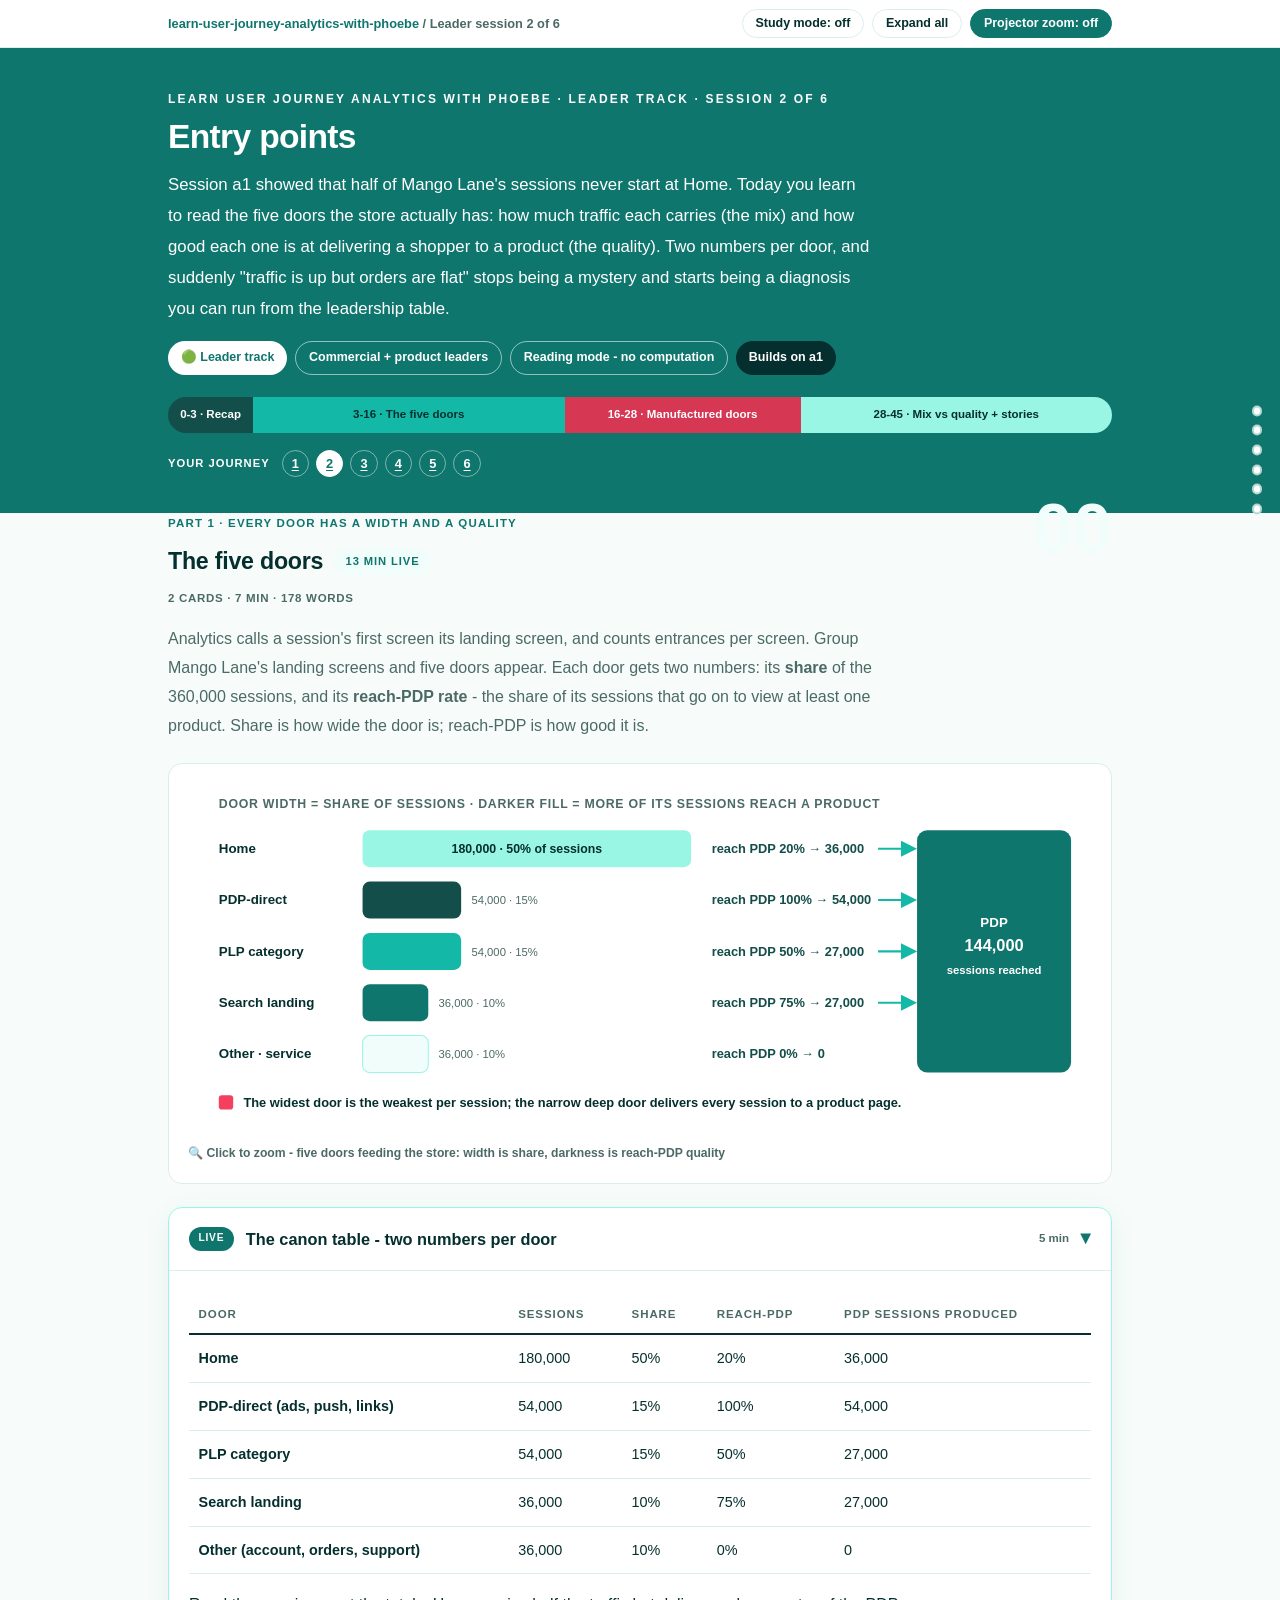
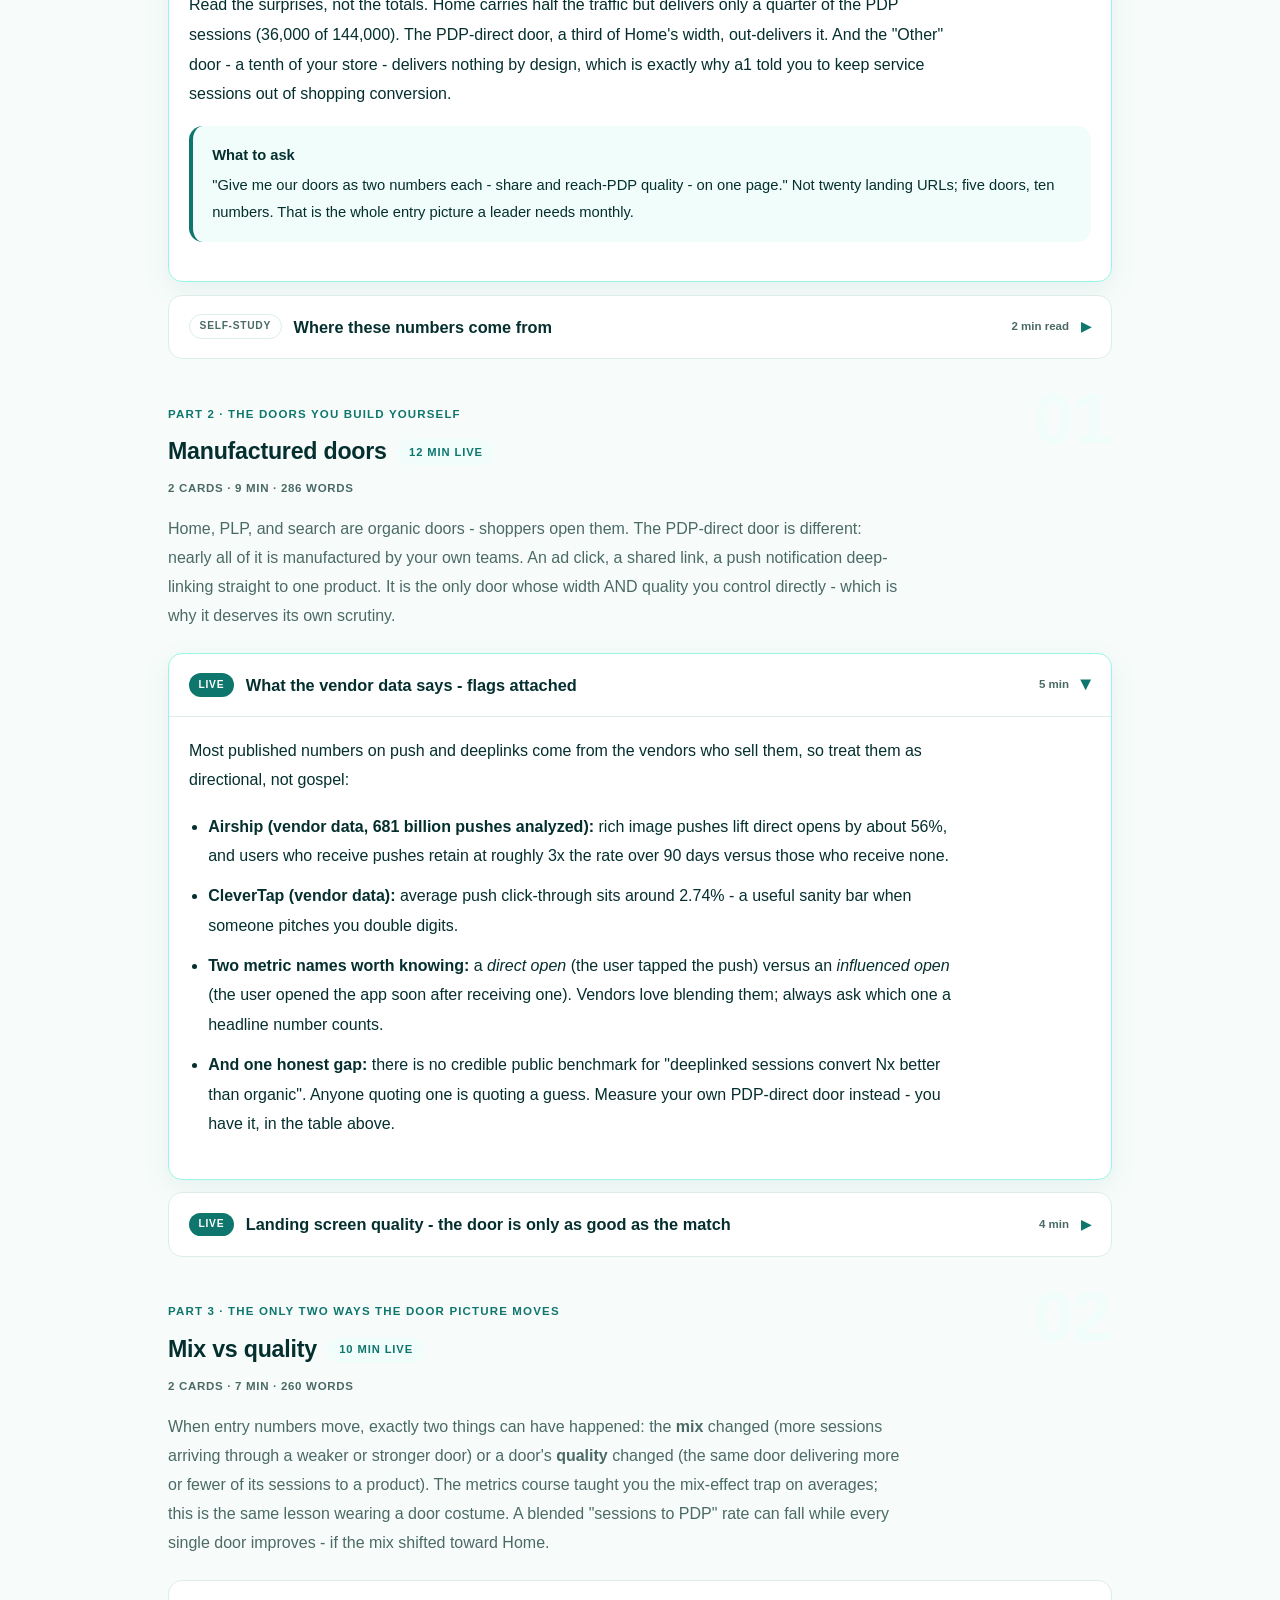
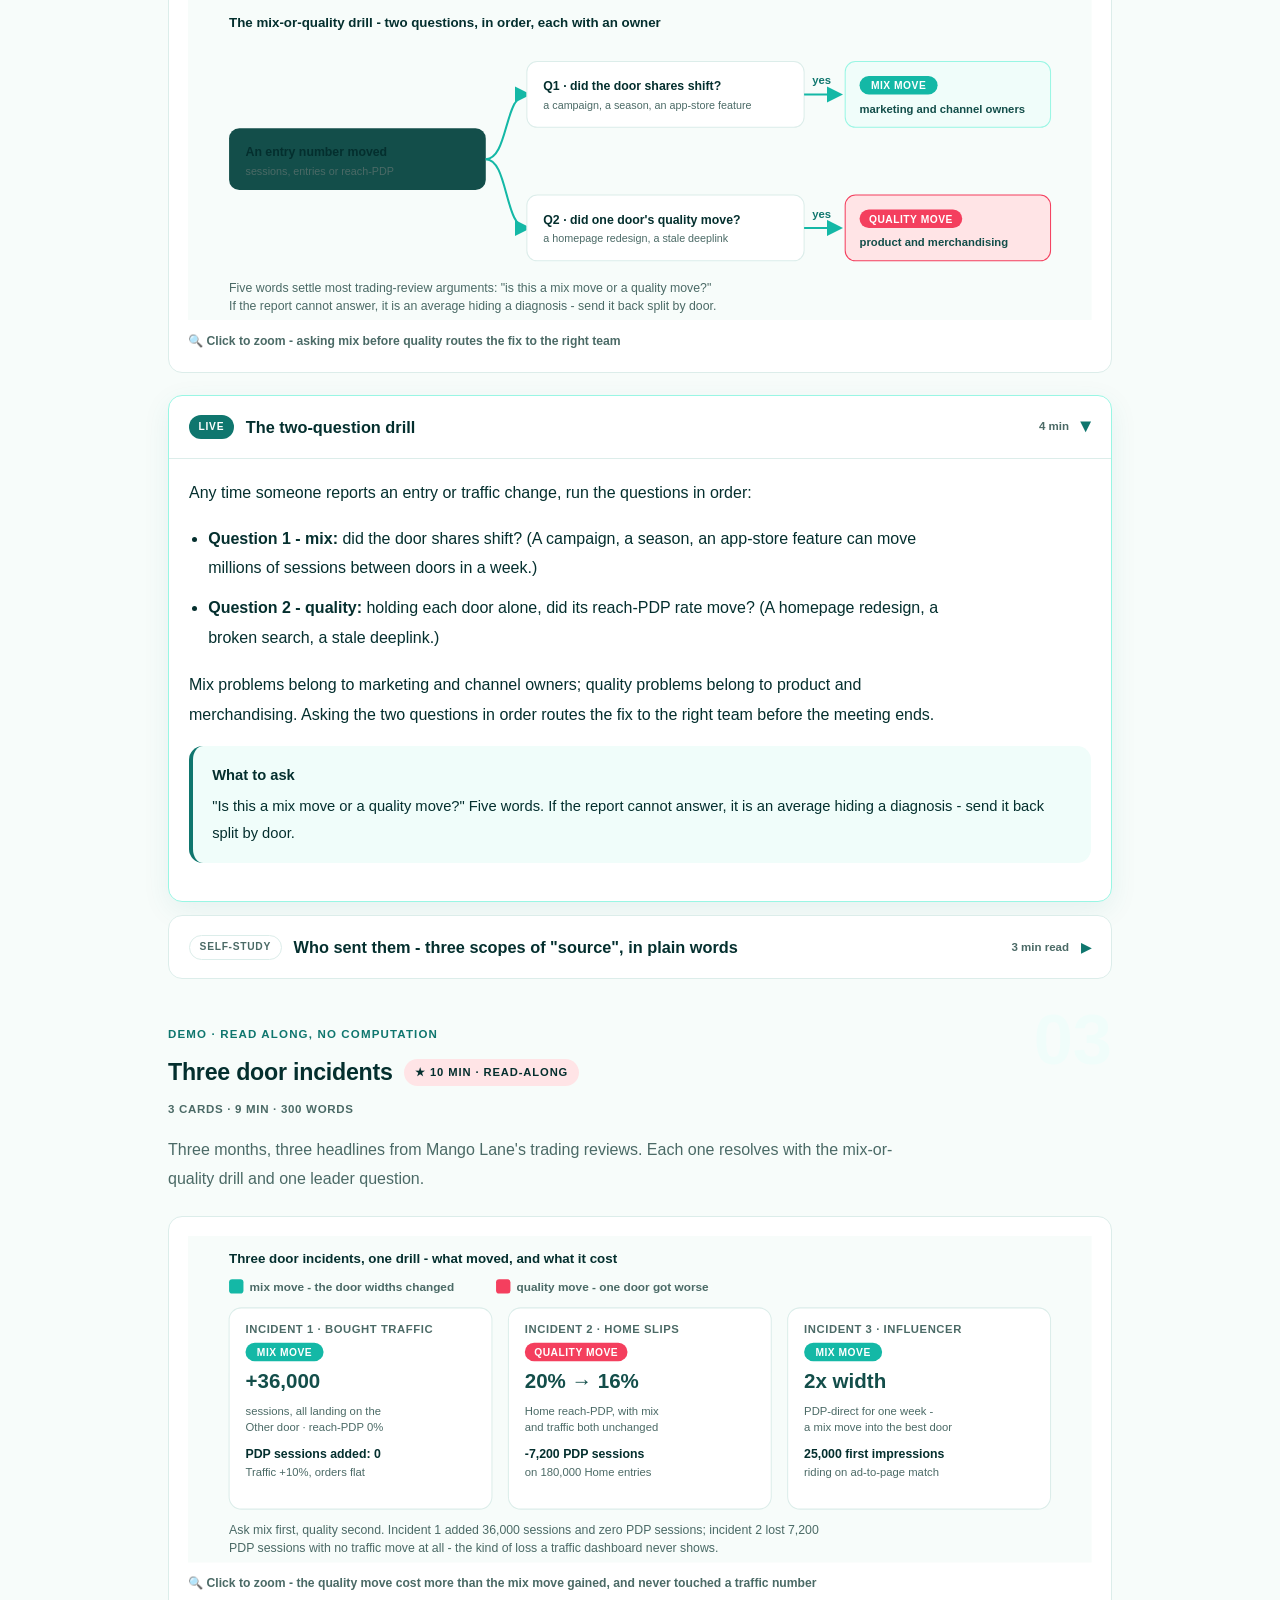
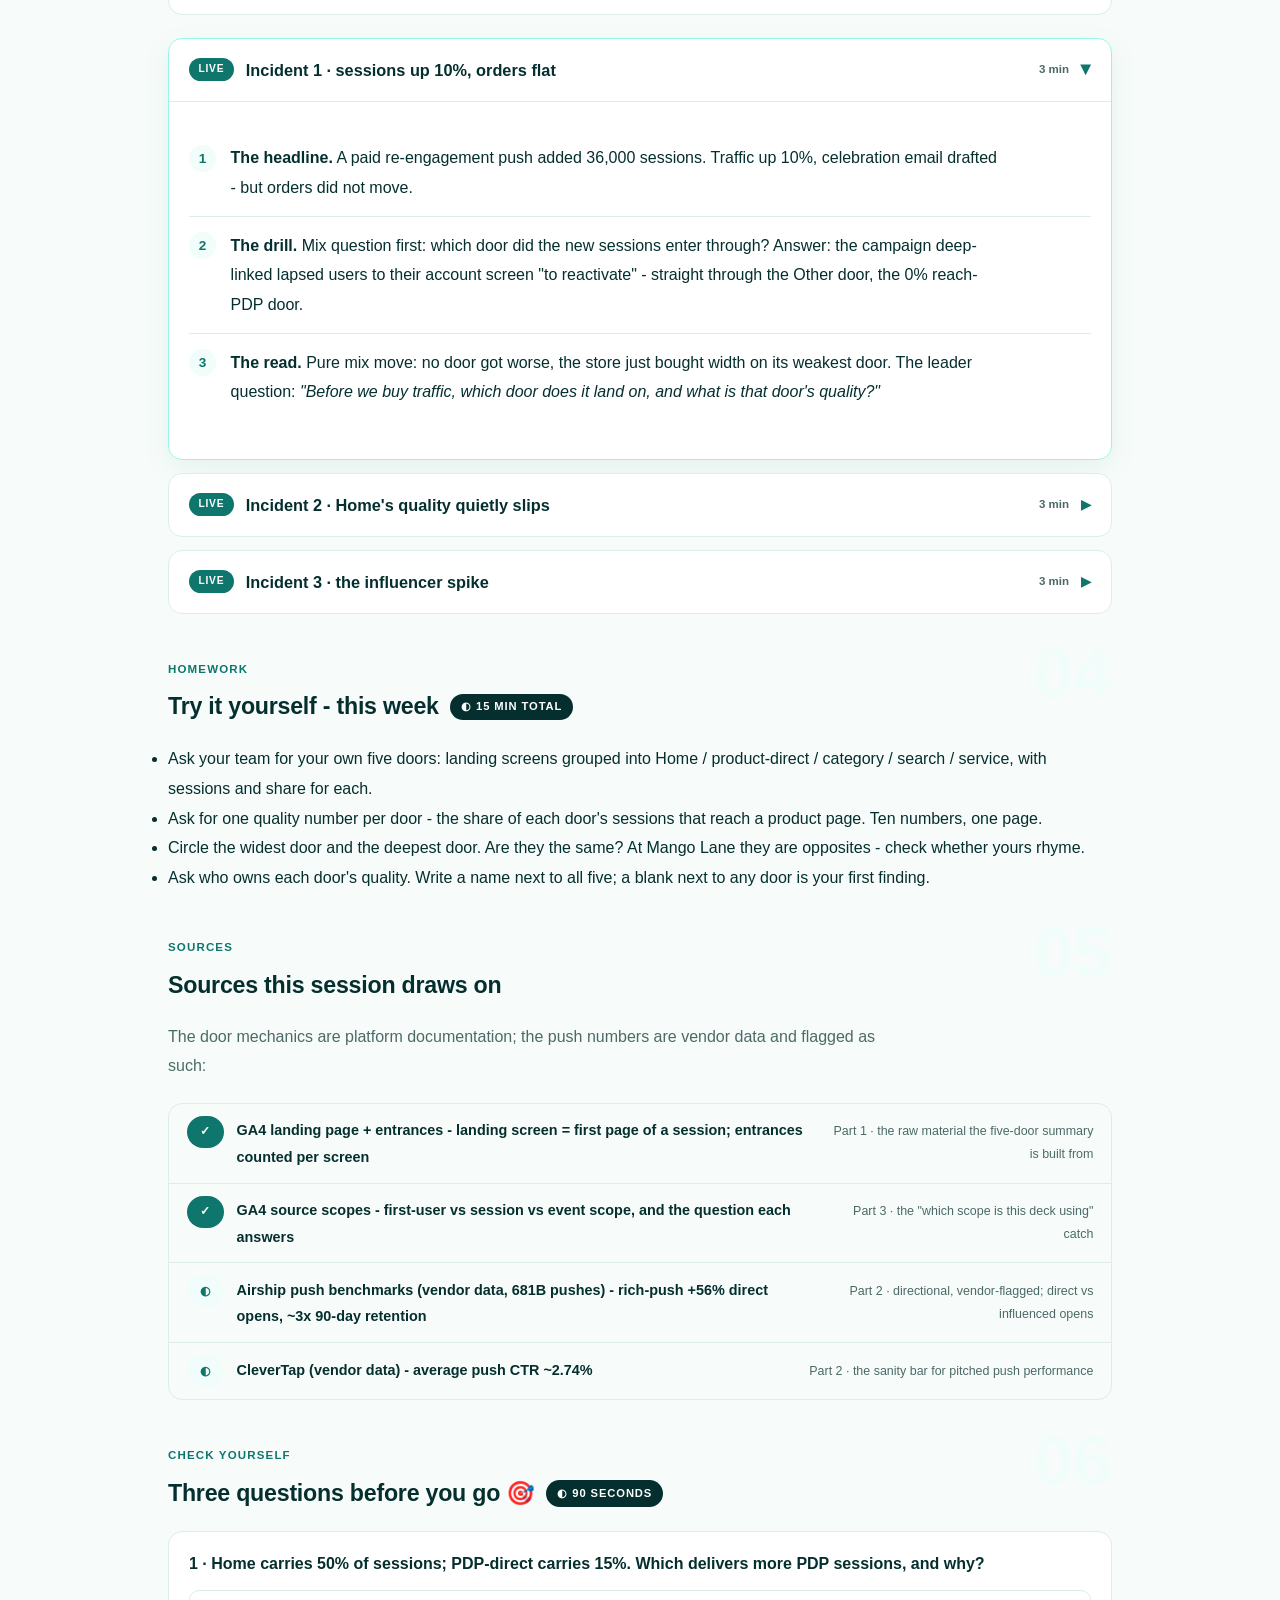
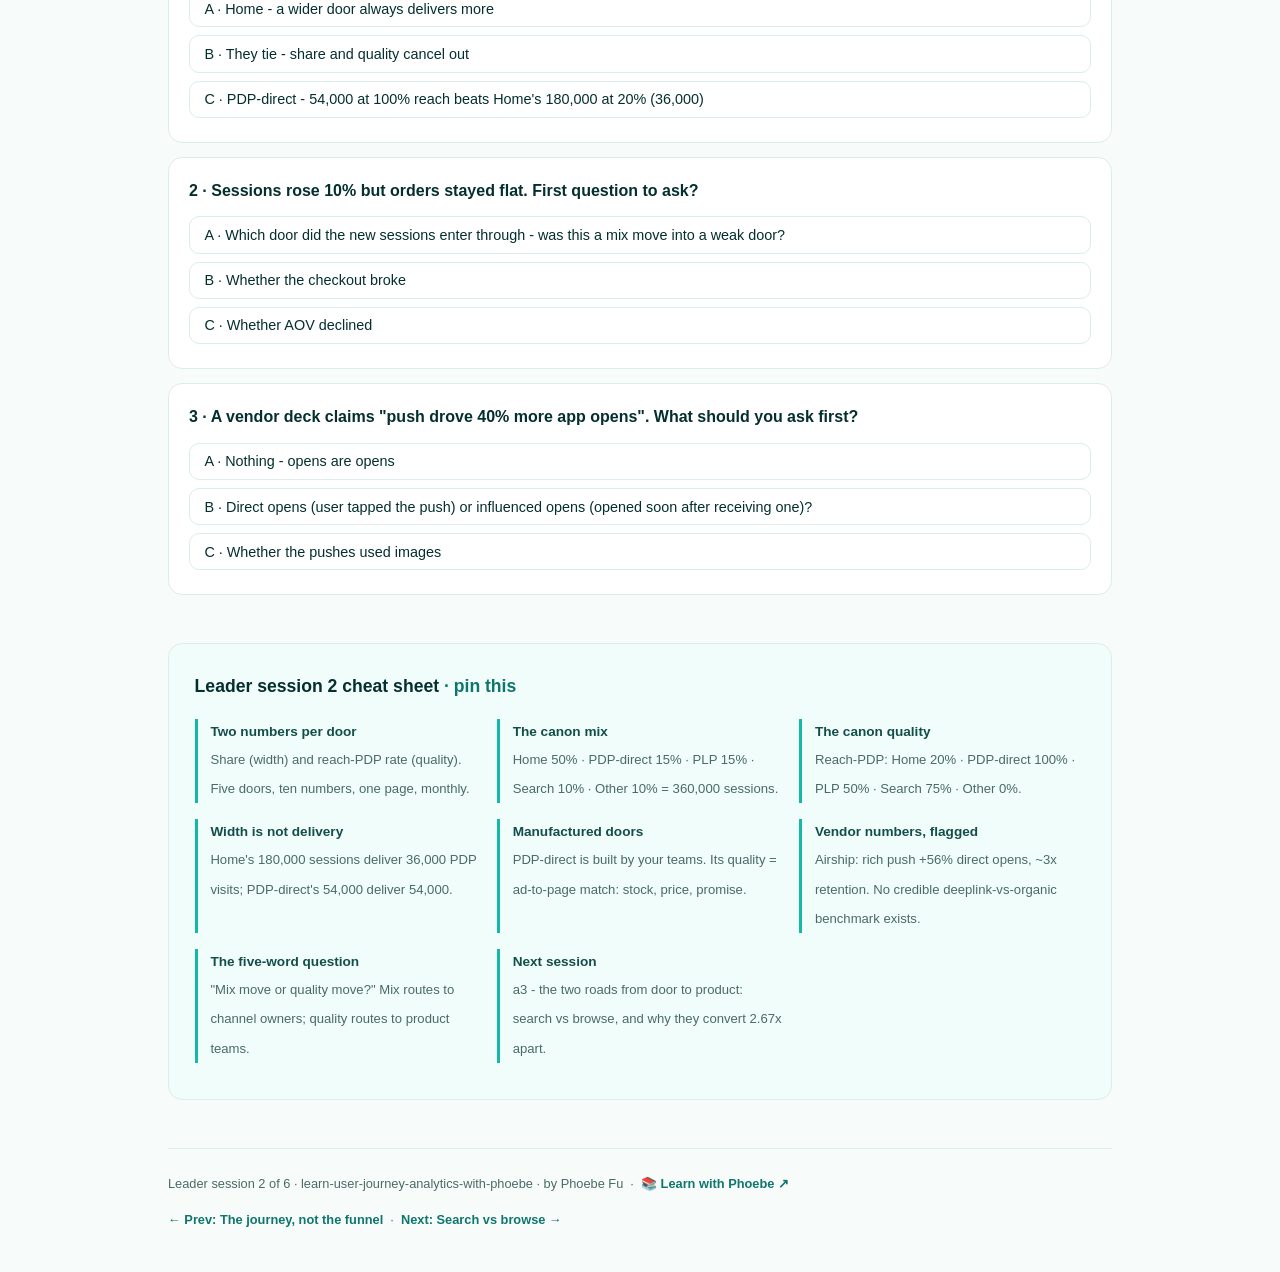
<file: courses/a2-entry-points.html>
<!DOCTYPE html>
<html lang="en">
<head>
<meta charset="UTF-8">
<meta name="viewport" content="width=device-width, initial-scale=1.0">
<!-- social:start -->
<meta name="description" content="Leader session 2 of 6. Analytics calls a session&#x27;s first screen its landing screen, and counts entrances per screen. Group Mango Lane&#x27;s landing screens and five doors appear. Each door gets two...">
<meta property="og:type" content="article">
<meta property="og:site_name" content="Learn with Phoebe">
<meta property="og:title" content="Entry points - learn user journey analytics with phoebe">
<meta property="og:description" content="Leader session 2 of 6. Analytics calls a session&#x27;s first screen its landing screen, and counts entrances per screen. Group Mango Lane&#x27;s landing screens and five doors appear. Each door gets two...">
<meta property="og:url" content="https://phoebefu6.github.io/learn-user-journey-analytics-with-phoebe/courses/a2-entry-points.html">
<meta property="og:image" content="https://phoebefu6.github.io/learn-user-journey-analytics-with-phoebe/assets/og-cover.png">
<meta property="og:image:width" content="1200">
<meta property="og:image:height" content="630">
<meta name="twitter:card" content="summary_large_image">
<meta name="twitter:title" content="Entry points - learn user journey analytics with phoebe">
<meta name="twitter:description" content="Leader session 2 of 6. Analytics calls a session&#x27;s first screen its landing screen, and counts entrances per screen. Group Mango Lane&#x27;s landing screens and five doors appear. Each door gets two...">
<meta name="twitter:image" content="https://phoebefu6.github.io/learn-user-journey-analytics-with-phoebe/assets/og-cover.png">
<!-- social:end -->
<title>Leader session 2 · Entry points - learn user journey analytics with phoebe</title>
<link rel="stylesheet" href="../assets/style.css?v=29">
</head>
<body>

<div class="toolbar">
  <div class="wrap">
    <span class="crumb"><a href="../index.html">learn-user-journey-analytics-with-phoebe</a> / Leader session 2 of 6</span>
    <button class="btn" id="toggle-all" type="button">Expand all</button>
    <button class="btn primary" id="zoom-toggle" type="button">Projector zoom: off</button>
  </div>
</div>

<header class="masthead">
  <div class="wrap">
    <div class="eyebrow">Learn User Journey Analytics with Phoebe · Leader track · Session 2 of 6</div>
    <h1>Entry <span class="accent">points</span></h1>
    <p class="sub">Session a1 showed that half of Mango Lane's sessions never start at Home. Today you learn to read the five doors the store actually has: how much traffic each carries (the mix) and how good each one is at delivering a shopper to a product (the quality). Two numbers per door, and suddenly "traffic is up but orders are flat" stops being a mystery and starts being a diagnosis you can run from the leadership table.</p>
    <div class="chip-row">
      <span class="chip level">🟢 Leader track</span>
      <span class="chip audience">Commercial + product leaders</span>
      <span class="chip audience">Reading mode - no computation</span>
      <span class="chip time">Builds on a1</span>
    </div>
    <div class="agenda">
      <span class="a1" style="flex:1">0-3 · Recap</span>
      <span class="a2" style="flex:4">3-16 · The five doors</span>
      <span class="a3" style="flex:3">16-28 · Manufactured doors</span>
      <span class="a4" style="flex:4">28-45 · Mix vs quality + stories</span>
    </div>
  </div>
</header>

<main class="wrap">

  <!-- ============ PART 1: THE FIVE DOORS ============ -->
  <section class="section" id="doors">
    <div class="section-kicker">
      <span class="klabel">Part 1 · every door has a width and a quality</span>
      <h2>The five doors <span class="tag concept">13 min live</span></h2>
    </div>
    <p class="lede">Analytics calls a session's first screen its landing screen, and counts entrances per screen. Group Mango Lane's landing screens and five doors appear. Each door gets two numbers: its <strong>share</strong> of the 360,000 sessions, and its <strong>reach-PDP rate</strong> - the share of its sessions that go on to view at least one product. Share is how wide the door is; reach-PDP is how good it is.</p>

    <figure class="zoomable">
      <svg viewBox="0 0 880 340" xmlns="http://www.w3.org/2000/svg" role="img" aria-label="Five entry doors of different widths feeding the product page: bar length shows share of sessions, fill darkness shows reach-PDP quality">
        <style>
          .fdK { font: 700 12px Inter, sans-serif; fill: #4B6A66; letter-spacing: 0.06em; }
          .fdH { font: 700 13px Inter, sans-serif; fill: #042F2E; }
          .fdB { font: 700 12px Inter, sans-serif; fill: #042F2E; }
          .fdT { font: 800 13px Inter, sans-serif; fill: #FFFFFF; }
          .fdC { font: 400 11px Inter, sans-serif; fill: #4B6A66; }
          .fdV { font: 700 12.5px Inter, sans-serif; fill: #134E4A; }
          .fdN { font: 600 12.5px Inter, sans-serif; fill: #042F2E; }
          .fdArr { stroke: #14B8A6; stroke-width: 2; fill: none; marker-end: url(#fdArrHead); }
        </style>
        <defs>
          <marker id="fdArrHead" markerWidth="8" markerHeight="8" refX="6" refY="4" orient="auto">
            <path d="M0,0 L8,4 L0,8 z" fill="#14B8A6"/>
          </marker>
        </defs>

        <text class="fdK" x="30" y="24">DOOR WIDTH = SHARE OF SESSIONS · DARKER FILL = MORE OF ITS SESSIONS REACH A PRODUCT</text>

        <text class="fdH" x="30" y="68">Home</text>
        <rect x="170" y="46" width="320" height="36" rx="7" fill="#99F6E4"/>
        <text class="fdB" x="330" y="68" text-anchor="middle">180,000 · 50% of sessions</text>
        <text class="fdV" x="510" y="68">reach PDP 20% → 36,000</text>
        <path class="fdArr" d="M672,64 L706,64"/>

        <text class="fdH" x="30" y="118">PDP-direct</text>
        <rect x="170" y="96" width="96" height="36" rx="7" fill="#134E4A"/>
        <text class="fdC" x="276" y="118">54,000 · 15%</text>
        <text class="fdV" x="510" y="118">reach PDP 100% → 54,000</text>
        <path class="fdArr" d="M672,114 L706,114"/>

        <text class="fdH" x="30" y="168">PLP category</text>
        <rect x="170" y="146" width="96" height="36" rx="7" fill="#14B8A6"/>
        <text class="fdC" x="276" y="168">54,000 · 15%</text>
        <text class="fdV" x="510" y="168">reach PDP 50% → 27,000</text>
        <path class="fdArr" d="M672,164 L706,164"/>

        <text class="fdH" x="30" y="218">Search landing</text>
        <rect x="170" y="196" width="64" height="36" rx="7" fill="#0F766E"/>
        <text class="fdC" x="244" y="218">36,000 · 10%</text>
        <text class="fdV" x="510" y="218">reach PDP 75% → 27,000</text>
        <path class="fdArr" d="M672,214 L706,214"/>

        <text class="fdH" x="30" y="268">Other · service</text>
        <rect x="170" y="246" width="64" height="36" rx="7" fill="#F0FDFA" stroke="#99F6E4"/>
        <text class="fdC" x="244" y="268">36,000 · 10%</text>
        <text class="fdV" x="510" y="268">reach PDP 0% → 0</text>

        <rect x="710" y="46" width="150" height="236" rx="10" fill="#0F766E"/>
        <text class="fdT" x="785" y="140" text-anchor="middle">PDP</text>
        <text class="fdT" x="785" y="164" text-anchor="middle" style="font-size:16px">144,000</text>
        <text class="fdT" x="785" y="186" text-anchor="middle" style="font-size:11px">sessions reached</text>

        <rect x="30" y="304" width="14" height="14" rx="3" fill="#F43F5E"/>
        <text class="fdN" x="54" y="316">The widest door is the weakest per session; the narrow deep door delivers every session to a product page.</text>
      </svg>
      <figcaption>🔍 Click to zoom - five doors feeding the store: width is share, darkness is reach-PDP quality</figcaption>
    </figure>

    <details class="card" open>
      <summary><span class="mode live">Live</span>The canon table - two numbers per door<span class="mini">5 min</span><span class="caret">▶</span></summary>
      <div class="body">
        <table class="clean">
          <thead><tr><th>Door</th><th>Sessions</th><th>Share</th><th>Reach-PDP</th><th>PDP sessions produced</th></tr></thead>
          <tbody>
            <tr><td>Home</td><td>180,000</td><td>50%</td><td>20%</td><td>36,000</td></tr>
            <tr><td>PDP-direct (ads, push, links)</td><td>54,000</td><td>15%</td><td>100%</td><td>54,000</td></tr>
            <tr><td>PLP category</td><td>54,000</td><td>15%</td><td>50%</td><td>27,000</td></tr>
            <tr><td>Search landing</td><td>36,000</td><td>10%</td><td>75%</td><td>27,000</td></tr>
            <tr><td>Other (account, orders, support)</td><td>36,000</td><td>10%</td><td>0%</td><td>0</td></tr>
          </tbody>
        </table>
        <p>Read the surprises, not the totals. Home carries half the traffic but delivers only a quarter of the PDP sessions (36,000 of 144,000). The PDP-direct door, a third of Home's width, out-delivers it. And the "Other" door - a tenth of your store - delivers nothing by design, which is exactly why a1 told you to keep service sessions out of shopping conversion.</p>
        <div class="callout tip">
          <strong>What to ask</strong>
          "Give me our doors as two numbers each - share and reach-PDP quality - on one page." Not twenty landing URLs; five doors, ten numbers. That is the whole entry picture a leader needs monthly.
        </div>
      </div>
    </details>

    <details class="card">
      <summary><span class="mode self">Self-study</span>Where these numbers come from<span class="mini">2 min read</span><span class="caret">▶</span></summary>
      <div class="body">
        <p>Nothing exotic: GA4 defines the landing page as the first page of a session and counts entrances - sessions whose first event happened on that screen. Your analysts group landing screens into these five buckets and divide. The analyst track computes it end to end in b2; your job is to insist the five-door summary exists and stays on one page.</p>
      </div>
    </details>
  </section>

  <!-- ============ PART 2: MANUFACTURED DOORS ============ -->
  <section class="section" id="manufactured">
    <div class="section-kicker">
      <span class="klabel">Part 2 · the doors you build yourself</span>
      <h2>Manufactured doors <span class="tag concept">12 min live</span></h2>
    </div>
    <p class="lede">Home, PLP, and search are organic doors - shoppers open them. The PDP-direct door is different: nearly all of it is manufactured by your own teams. An ad click, a shared link, a push notification deep-linking straight to one product. It is the only door whose width AND quality you control directly - which is why it deserves its own scrutiny.</p>

    <details class="card" open>
      <summary><span class="mode live">Live</span>What the vendor data says - flags attached<span class="mini">5 min</span><span class="caret">▶</span></summary>
      <div class="body">
        <p>Most published numbers on push and deeplinks come from the vendors who sell them, so treat them as directional, not gospel:</p>
        <ul>
          <li><strong>Airship (vendor data, 681 billion pushes analyzed):</strong> rich image pushes lift direct opens by about 56%, and users who receive pushes retain at roughly 3x the rate over 90 days versus those who receive none.</li>
          <li><strong>CleverTap (vendor data):</strong> average push click-through sits around 2.74% - a useful sanity bar when someone pitches you double digits.</li>
          <li><strong>Two metric names worth knowing:</strong> a <em>direct open</em> (the user tapped the push) versus an <em>influenced open</em> (the user opened the app soon after receiving one). Vendors love blending them; always ask which one a headline number counts.</li>
          <li><strong>And one honest gap:</strong> there is no credible public benchmark for "deeplinked sessions convert Nx better than organic". Anyone quoting one is quoting a guess. Measure your own PDP-direct door instead - you have it, in the table above.</li>
        </ul>
      </div>
    </details>

    <details class="card">
      <summary><span class="mode live">Live</span>Landing screen quality - the door is only as good as the match<span class="mini">4 min</span><span class="caret">▶</span></summary>
      <div class="body">
        <p>The PDP-direct door reads 100% reach-PDP by definition - the session starts on a product. That makes its quality metric different: not "did they reach a product" but <strong>did the landing product match the promise that brought them</strong>. An ad for a linen dress that deep-links to a sold-out size, a generic homepage redirect, or last season's price turns your best door into your most expensive bounce. Ad-to-page match is a merchandising discipline, not an analytics one - but it shows up in analytics as a high-traffic, low-conversion PDP-direct door.</p>
        <div class="callout tip">
          <strong>What to ask</strong>
          "For our top ten paid and push destinations: does each landing PDP have stock, the promised price, and the creative's product? Who checks, and how often?" If the answer is "nobody, systematically", your widest controllable door has no quality owner.
        </div>
      </div>
    </details>
  </section>

  <!-- ============ PART 3: MIX VS QUALITY ============ -->
  <section class="section" id="mixquality">
    <div class="section-kicker">
      <span class="klabel">Part 3 · the only two ways the door picture moves</span>
      <h2>Mix vs quality <span class="tag concept">10 min live</span></h2>
    </div>
    <p class="lede">When entry numbers move, exactly two things can have happened: the <strong>mix</strong> changed (more sessions arriving through a weaker or stronger door) or a door's <strong>quality</strong> changed (the same door delivering more or fewer of its sessions to a product). The metrics course taught you the mix-effect trap on averages; this is the same lesson wearing a door costume. A blended "sessions to PDP" rate can fall while every single door improves - if the mix shifted toward Home.</p>

    <figure class="zoomable">
      <svg viewBox="0 0 880 312" xmlns="http://www.w3.org/2000/svg" role="img" aria-label="A two-question routing diagram. When an entry number moves, question one asks whether the door shares shifted, which makes it a mix move owned by marketing and channel owners. Question two asks whether a single door's reach-PDP rate moved, which makes it a quality move owned by product and merchandising. Asking the questions in that order routes the fix before the meeting ends.">
        <style>
          .a2drT { font: 700 13px Inter, sans-serif; fill: #042F2E; }
          .a2drQ { font: 700 12px Inter, sans-serif; fill: #042F2E; }
          .a2drS { font: 400 10.5px Inter, sans-serif; fill: #4B6A66; }
          .a2drB { font: 700 10px Inter, sans-serif; fill: #FFFFFF; letter-spacing: .05em; }
          .a2drO { font: 600 11px Inter, sans-serif; fill: #134E4A; }
          .a2drE { font: 700 11px Inter, sans-serif; fill: #0F766E; }
          .a2drN { font: 400 12px Inter, sans-serif; fill: #4B6A66; }
        </style>
        <defs>
          <marker id="a2drArw" markerWidth="8" markerHeight="8" refX="6" refY="4" orient="auto">
            <path d="M0,0 L8,4 L0,8 z" fill="#14B8A6"/>
          </marker>
        </defs>
        <rect x="0" y="0" width="880" height="312" fill="#F7FCFA"/>
        <text class="a2drT" x="40" y="26">The mix-or-quality drill - two questions, in order, each with an owner</text>

        <rect x="40" y="125" width="250" height="60" rx="10" fill="#134E4A"/>
        <text class="a2drQ" x="56" y="152" fill="#FFFFFF">An entry number moved</text>
        <text class="a2drS" x="56" y="170" fill="#B5D6D1">sessions, entries or reach-PDP</text>

        <path d="M290,155 C312,155 308,92 330,92" fill="none" stroke="#14B8A6" stroke-width="2" marker-end="url(#a2drArw)"/>
        <path d="M290,155 C312,155 308,222 330,222" fill="none" stroke="#14B8A6" stroke-width="2" marker-end="url(#a2drArw)"/>

        <rect x="330" y="60" width="270" height="64" rx="10" fill="#FFFFFF" stroke="#DCEDEA"/>
        <text class="a2drQ" x="346" y="88">Q1 · did the door shares shift?</text>
        <text class="a2drS" x="346" y="106">a campaign, a season, an app-store feature</text>

        <rect x="330" y="190" width="270" height="64" rx="10" fill="#FFFFFF" stroke="#DCEDEA"/>
        <text class="a2drQ" x="346" y="218">Q2 · did one door's quality move?</text>
        <text class="a2drS" x="346" y="236">a homepage redesign, a stale deeplink</text>

        <path d="M600,92 L634,92" fill="none" stroke="#14B8A6" stroke-width="2" marker-end="url(#a2drArw)"/>
        <path d="M600,222 L634,222" fill="none" stroke="#14B8A6" stroke-width="2" marker-end="url(#a2drArw)"/>
        <text class="a2drE" x="617" y="82" text-anchor="middle">yes</text>
        <text class="a2drE" x="617" y="212" text-anchor="middle">yes</text>

        <rect x="640" y="60" width="200" height="64" rx="10" fill="#F0FDFA" stroke="#99F6E4"/>
        <rect x="654" y="74" width="76" height="18" rx="9" fill="#14B8A6"/>
        <text class="a2drB" x="692" y="87" text-anchor="middle">MIX MOVE</text>
        <text class="a2drO" x="654" y="110">marketing and channel owners</text>

        <rect x="640" y="190" width="200" height="64" rx="10" fill="#FFE4E6" stroke="#F43F5E"/>
        <rect x="654" y="204" width="100" height="18" rx="9" fill="#F43F5E"/>
        <text class="a2drB" x="704" y="217" text-anchor="middle">QUALITY MOVE</text>
        <text class="a2drO" x="654" y="240">product and merchandising</text>

        <text class="a2drN" x="40" y="284">Five words settle most trading-review arguments: "is this a mix move or a quality move?"</text>
        <text class="a2drN" x="40" y="302">If the report cannot answer, it is an average hiding a diagnosis - send it back split by door.</text>
      </svg>
      <figcaption>🔍 Click to zoom - asking mix before quality routes the fix to the right team</figcaption>
    </figure>

    <details class="card" open>
      <summary><span class="mode live">Live</span>The two-question drill<span class="mini">4 min</span><span class="caret">▶</span></summary>
      <div class="body">
        <p>Any time someone reports an entry or traffic change, run the questions in order:</p>
        <ul>
          <li><strong>Question 1 - mix:</strong> did the door shares shift? (A campaign, a season, an app-store feature can move millions of sessions between doors in a week.)</li>
          <li><strong>Question 2 - quality:</strong> holding each door alone, did its reach-PDP rate move? (A homepage redesign, a broken search, a stale deeplink.)</li>
        </ul>
        <p>Mix problems belong to marketing and channel owners; quality problems belong to product and merchandising. Asking the two questions in order routes the fix to the right team before the meeting ends.</p>
        <div class="callout tip">
          <strong>What to ask</strong>
          "Is this a mix move or a quality move?" Five words. If the report cannot answer, it is an average hiding a diagnosis - send it back split by door.
        </div>
      </div>
    </details>

    <details class="card">
      <summary><span class="mode self">Self-study</span>Who sent them - three scopes of "source", in plain words<span class="mini">3 min read</span><span class="caret">▶</span></summary>
      <div class="body">
        <p>Each door also carries a "who sent them" label, and GA4 records it at three scopes. Leaders do not need the mechanics - just which question each scope answers, so you can catch reports mixing them:</p>
        <ul>
          <li><strong>First-user source:</strong> where this person came from on their first-ever visit, fixed forever. Answers "which channel finds us NEW customers?"</li>
          <li><strong>Session source:</strong> where this particular session came from, assigned fresh each time. Answers "which channel drove THIS month's traffic?"</li>
          <li><strong>Event source:</strong> which channel gets credit for a conversion under an attribution model. Answers "which channel gets credit for the ORDER?" - the deep end of that pool is its own course, <a href="https://phoebefu6.github.io/learn-marketing-attribution-with-phoebe/">learn-marketing-attribution-with-phoebe</a>.</li>
        </ul>
        <p>The classic boardroom bug: a new-customer question answered with session-scoped numbers. Same channel, three different shares - ask which scope before you compare two decks.</p>
      </div>
    </details>
  </section>

  <!-- ============ DEMO: THREE DOOR INCIDENTS ============ -->
  <section class="section" id="demo">
    <div class="section-kicker">
      <span class="klabel">Demo · read along, no computation</span>
      <h2>Three door incidents <span class="tag demo">★ 10 min · read-along</span></h2>
    </div>
    <p class="lede">Three months, three headlines from Mango Lane's trading reviews. Each one resolves with the mix-or-quality drill and one leader question.</p>

    <figure class="zoomable">
      <svg viewBox="0 0 880 318" xmlns="http://www.w3.org/2000/svg" role="img" aria-label="Three Mango Lane door incidents scored the same way. A re-engagement campaign added 36,000 sessions through the Other door, whose reach-PDP is zero, so it produced no product-page sessions while traffic rose 10 percent. Home's reach-PDP fell from 20 percent to 16 percent with mix and traffic unchanged, costing 7,200 product-page sessions a month on 180,000 entries. An influencer post doubled the PDP-direct door for a week, putting 25,000 first impressions on ad-to-page match.">
        <style>
          .a2inT { font: 700 13px Inter, sans-serif; fill: #042F2E; }
          .a2inK { font: 600 11.5px Inter, sans-serif; fill: #4B6A66; }
          .a2inE { font: 700 11px Inter, sans-serif; fill: #4B6A66; letter-spacing: .05em; }
          .a2inB { font: 700 10px Inter, sans-serif; fill: #FFFFFF; letter-spacing: .05em; }
          .a2inG { font: 800 20px Inter, sans-serif; fill: #134E4A; }
          .a2inX { font: 400 11px Inter, sans-serif; fill: #4B6A66; }
          .a2inR { font: 700 12px Inter, sans-serif; fill: #042F2E; }
          .a2inN { font: 400 12px Inter, sans-serif; fill: #4B6A66; }
        </style>
        <rect x="0" y="0" width="880" height="318" fill="#F7FCFA"/>
        <text class="a2inT" x="40" y="26">Three door incidents, one drill - what moved, and what it cost</text>
        <rect x="40" y="42" width="14" height="14" rx="3" fill="#14B8A6"/>
        <text class="a2inK" x="60" y="54">mix move - the door widths changed</text>
        <rect x="300" y="42" width="14" height="14" rx="3" fill="#F43F5E"/>
        <text class="a2inK" x="320" y="54">quality move - one door got worse</text>

        <rect x="40" y="70" width="256" height="196" rx="12" fill="#FFFFFF" stroke="#DCEDEA"/>
        <text class="a2inE" x="56" y="94">INCIDENT 1 · BOUGHT TRAFFIC</text>
        <rect x="56" y="104" width="76" height="18" rx="9" fill="#14B8A6"/>
        <text class="a2inB" x="94" y="117" text-anchor="middle">MIX MOVE</text>
        <text class="a2inG" x="56" y="148">+36,000</text>
        <text class="a2inX" x="56" y="174">sessions, all landing on the</text>
        <text class="a2inX" x="56" y="190">Other door · reach-PDP 0%</text>
        <text class="a2inR" x="56" y="216">PDP sessions added: 0</text>
        <text class="a2inX" x="56" y="234">Traffic +10%, orders flat</text>

        <rect x="312" y="70" width="256" height="196" rx="12" fill="#FFFFFF" stroke="#DCEDEA"/>
        <text class="a2inE" x="328" y="94">INCIDENT 2 · HOME SLIPS</text>
        <rect x="328" y="104" width="100" height="18" rx="9" fill="#F43F5E"/>
        <text class="a2inB" x="378" y="117" text-anchor="middle">QUALITY MOVE</text>
        <text class="a2inG" x="328" y="148">20% → 16%</text>
        <text class="a2inX" x="328" y="174">Home reach-PDP, with mix</text>
        <text class="a2inX" x="328" y="190">and traffic both unchanged</text>
        <text class="a2inR" x="328" y="216">-7,200 PDP sessions</text>
        <text class="a2inX" x="328" y="234">on 180,000 Home entries</text>

        <rect x="584" y="70" width="256" height="196" rx="12" fill="#FFFFFF" stroke="#DCEDEA"/>
        <text class="a2inE" x="600" y="94">INCIDENT 3 · INFLUENCER</text>
        <rect x="600" y="104" width="76" height="18" rx="9" fill="#14B8A6"/>
        <text class="a2inB" x="638" y="117" text-anchor="middle">MIX MOVE</text>
        <text class="a2inG" x="600" y="148">2x width</text>
        <text class="a2inX" x="600" y="174">PDP-direct for one week -</text>
        <text class="a2inX" x="600" y="190">a mix move into the best door</text>
        <text class="a2inR" x="600" y="216">25,000 first impressions</text>
        <text class="a2inX" x="600" y="234">riding on ad-to-page match</text>

        <text class="a2inN" x="40" y="290">Ask mix first, quality second. Incident 1 added 36,000 sessions and zero PDP sessions; incident 2 lost 7,200</text>
        <text class="a2inN" x="40" y="308">PDP sessions with no traffic move at all - the kind of loss a traffic dashboard never shows.</text>
      </svg>
      <figcaption>🔍 Click to zoom - the quality move cost more than the mix move gained, and never touched a traffic number</figcaption>
    </figure>

    <details class="card" open>
      <summary><span class="mode live">Live</span>Incident 1 · sessions up 10%, orders flat<span class="mini">3 min</span><span class="caret">▶</span></summary>
      <div class="body">
        <div class="steps">
          <div class="step"><p><strong>The headline.</strong> A paid re-engagement push added 36,000 sessions. Traffic up 10%, celebration email drafted - but orders did not move.</p></div>
          <div class="step"><p><strong>The drill.</strong> Mix question first: which door did the new sessions enter through? Answer: the campaign deep-linked lapsed users to their account screen "to reactivate" - straight through the Other door, the 0% reach-PDP door.</p></div>
          <div class="step"><p><strong>The read.</strong> Pure mix move: no door got worse, the store just bought width on its weakest door. The leader question: <em>"Before we buy traffic, which door does it land on, and what is that door's quality?"</em></p></div>
        </div>
      </div>
    </details>

    <details class="card">
      <summary><span class="mode live">Live</span>Incident 2 · Home's quality quietly slips<span class="mini">3 min</span><span class="caret">▶</span></summary>
      <div class="body">
        <div class="steps">
          <div class="step"><p><strong>The headline.</strong> Home entries reaching a PDP fell from 20% to 16% - a fifth of the biggest door's quality, gone. Traffic and door mix: unchanged.</p></div>
          <div class="step"><p><strong>The drill.</strong> Mix is clean, so it is a quality move on one door. What changed on Home this month? A full-bleed brand-campaign takeover banner - beautiful, unclickable-to-product, and it pushed the category tiles below the fold.</p></div>
          <div class="step"><p><strong>The read.</strong> At 180,000 entries, four points of reach-PDP is 7,200 lost PDP sessions a month. The leader question: <em>"Every homepage change ships with a before-and-after on Home's reach-PDP rate - where is it?"</em></p></div>
        </div>
      </div>
    </details>

    <details class="card">
      <summary><span class="mode live">Live</span>Incident 3 · the influencer spike<span class="mini">3 min</span><span class="caret">▶</span></summary>
      <div class="body">
        <div class="steps">
          <div class="step"><p><strong>The headline.</strong> An influencer post sends the PDP-direct door to double its usual width for a week. Great news - probably.</p></div>
          <div class="step"><p><strong>The drill.</strong> Mix move, into your BEST door - but Part 2's rule applies: PDP-direct quality is the ad-to-page match. Does the landing PDP have the featured colorway in stock? Is the price the one in the video? Is the size guide one tap away for a first-time visitor?</p></div>
          <div class="step"><p><strong>The read.</strong> A stock-out on the landing PDP turns the spike into 25,000 disappointed first impressions. The leader question: <em>"When an external spike hits one product page, who gets paged to check stock, price, and page health that same day?"</em></p></div>
        </div>
      </div>
    </details>
  </section>

  <!-- ============ HOMEWORK ============ -->
  <section class="section" id="exercise">
    <div class="section-kicker">
      <span class="klabel">Homework</span>
      <h2>Try it yourself - this week <span class="tag exercise">◐ 15 min total</span></h2>
    </div>
    <ul>
      <li>Ask your team for your own five doors: landing screens grouped into Home / product-direct / category / search / service, with sessions and share for each.</li>
      <li>Ask for one quality number per door - the share of each door's sessions that reach a product page. Ten numbers, one page.</li>
      <li>Circle the widest door and the deepest door. Are they the same? At Mango Lane they are opposites - check whether yours rhyme.</li>
      <li>Ask who owns each door's quality. Write a name next to all five; a blank next to any door is your first finding.</li>
    </ul>
  </section>

  <!-- ============ SOURCES ============ -->
  <section class="section" id="official">
    <div class="section-kicker">
      <span class="klabel">Sources</span>
      <h2>Sources this session draws on</h2>
    </div>
    <p class="lede">The door mechanics are platform documentation; the push numbers are vendor data and flagged as such:</p>
    <div class="covered">
      <div class="covered-row"><span class="status pill solid">✓</span><span class="name">GA4 landing page + entrances - landing screen = first page of a session; entrances counted per screen</span><span class="note">Part 1 · the raw material the five-door summary is built from</span></div>
      <div class="covered-row"><span class="status pill solid">✓</span><span class="name">GA4 source scopes - first-user vs session vs event scope, and the question each answers</span><span class="note">Part 3 · the "which scope is this deck using" catch</span></div>
      <div class="covered-row"><span class="status pill light">◐</span><span class="name">Airship push benchmarks (vendor data, 681B pushes) - rich-push +56% direct opens, ~3x 90-day retention</span><span class="note">Part 2 · directional, vendor-flagged; direct vs influenced opens</span></div>
      <div class="covered-row"><span class="status pill light">◐</span><span class="name">CleverTap (vendor data) - average push CTR ~2.74%</span><span class="note">Part 2 · the sanity bar for pitched push performance</span></div>
    </div>
  </section>

  <!-- ============ QUIZ ============ -->
  <section class="section" id="quiz">
    <div class="section-kicker">
      <span class="klabel">Check yourself</span>
      <h2>Three questions before you go 🎯 <span class="tag exercise">◐ 90 seconds</span></h2>
    </div>
    <div class="quiz-q" data-answer="2">
      <p class="qtext">1 · Home carries 50% of sessions; PDP-direct carries 15%. Which delivers more PDP sessions, and why?</p>
      <button class="qopt" type="button">A · Home - a wider door always delivers more</button>
      <button class="qopt" type="button">B · They tie - share and quality cancel out</button>
      <button class="qopt" type="button">C · PDP-direct - 54,000 at 100% reach beats Home's 180,000 at 20% (36,000)</button>
      <p class="qwhy">Width times quality is what lands on the product page. The narrow deep door out-delivers the wide shallow one - which is why every door needs both numbers, not just traffic.</p>
    </div>
    <div class="quiz-q" data-answer="0">
      <p class="qtext">2 · Sessions rose 10% but orders stayed flat. First question to ask?</p>
      <button class="qopt" type="button">A · Which door did the new sessions enter through - was this a mix move into a weak door?</button>
      <button class="qopt" type="button">B · Whether the checkout broke</button>
      <button class="qopt" type="button">C · Whether AOV declined</button>
      <p class="qwhy">Run the drill in order: mix first, then quality. In the demo incident, a paid push poured 36,000 sessions through the 0% reach-PDP service door - no door got worse, the mix just got heavier on the weakest one.</p>
    </div>
    <div class="quiz-q" data-answer="1">
      <p class="qtext">3 · A vendor deck claims "push drove 40% more app opens". What should you ask first?</p>
      <button class="qopt" type="button">A · Nothing - opens are opens</button>
      <button class="qopt" type="button">B · Direct opens (user tapped the push) or influenced opens (opened soon after receiving one)?</button>
      <button class="qopt" type="button">C · Whether the pushes used images</button>
      <p class="qwhy">The two metrics differ hugely and vendors blend them. Same discipline as source scopes: before comparing numbers, ask what exactly was counted.</p>
    </div>
    <p class="quiz-score"></p>
  </section>

  <!-- ============ CHEAT SHEET ============ -->
  <section class="cheat" id="cheatsheet">
    <h3>Leader session 2 cheat sheet <span>· pin this</span></h3>
    <div class="grid-2">
      <div class="cheat-item"><b>Two numbers per door</b><span>Share (width) and reach-PDP rate (quality). Five doors, ten numbers, one page, monthly.</span></div>
      <div class="cheat-item"><b>The canon mix</b><span>Home 50% · PDP-direct 15% · PLP 15% · Search 10% · Other 10% = 360,000 sessions.</span></div>
      <div class="cheat-item"><b>The canon quality</b><span>Reach-PDP: Home 20% · PDP-direct 100% · PLP 50% · Search 75% · Other 0%.</span></div>
      <div class="cheat-item"><b>Width is not delivery</b><span>Home's 180,000 sessions deliver 36,000 PDP visits; PDP-direct's 54,000 deliver 54,000.</span></div>
      <div class="cheat-item"><b>Manufactured doors</b><span>PDP-direct is built by your teams. Its quality = ad-to-page match: stock, price, promise.</span></div>
      <div class="cheat-item"><b>Vendor numbers, flagged</b><span>Airship: rich push +56% direct opens, ~3x retention. No credible deeplink-vs-organic benchmark exists.</span></div>
      <div class="cheat-item"><b>The five-word question</b><span>"Mix move or quality move?" Mix routes to channel owners; quality routes to product teams.</span></div>
      <div class="cheat-item"><b>Next session</b><span>a3 - the two roads from door to product: search vs browse, and why they convert 2.67x apart.</span></div>
    </div>
  </section>

  <footer class="pagefoot">
    <span>Leader session 2 of 6 · learn-user-journey-analytics-with-phoebe · by Phoebe Fu &nbsp;·&nbsp; 📚 <a href="https://phoebefu6.github.io/learn-with-phoebe/">Learn with Phoebe ↗</a></span>
    <span><a href="a1-the-journey-not-the-funnel.html">← Prev: The journey, not the funnel</a> &nbsp;·&nbsp; <a href="a3-search-vs-browse.html">Next: Search vs browse →</a></span>
  </footer>

</main>

<script src="../assets/journey-live.js?v=7"></script>
<script src="../assets/tree-live.js?v=7"></script>
<script src="../assets/app.js?v=28"></script>
</body>
</html>
</file>
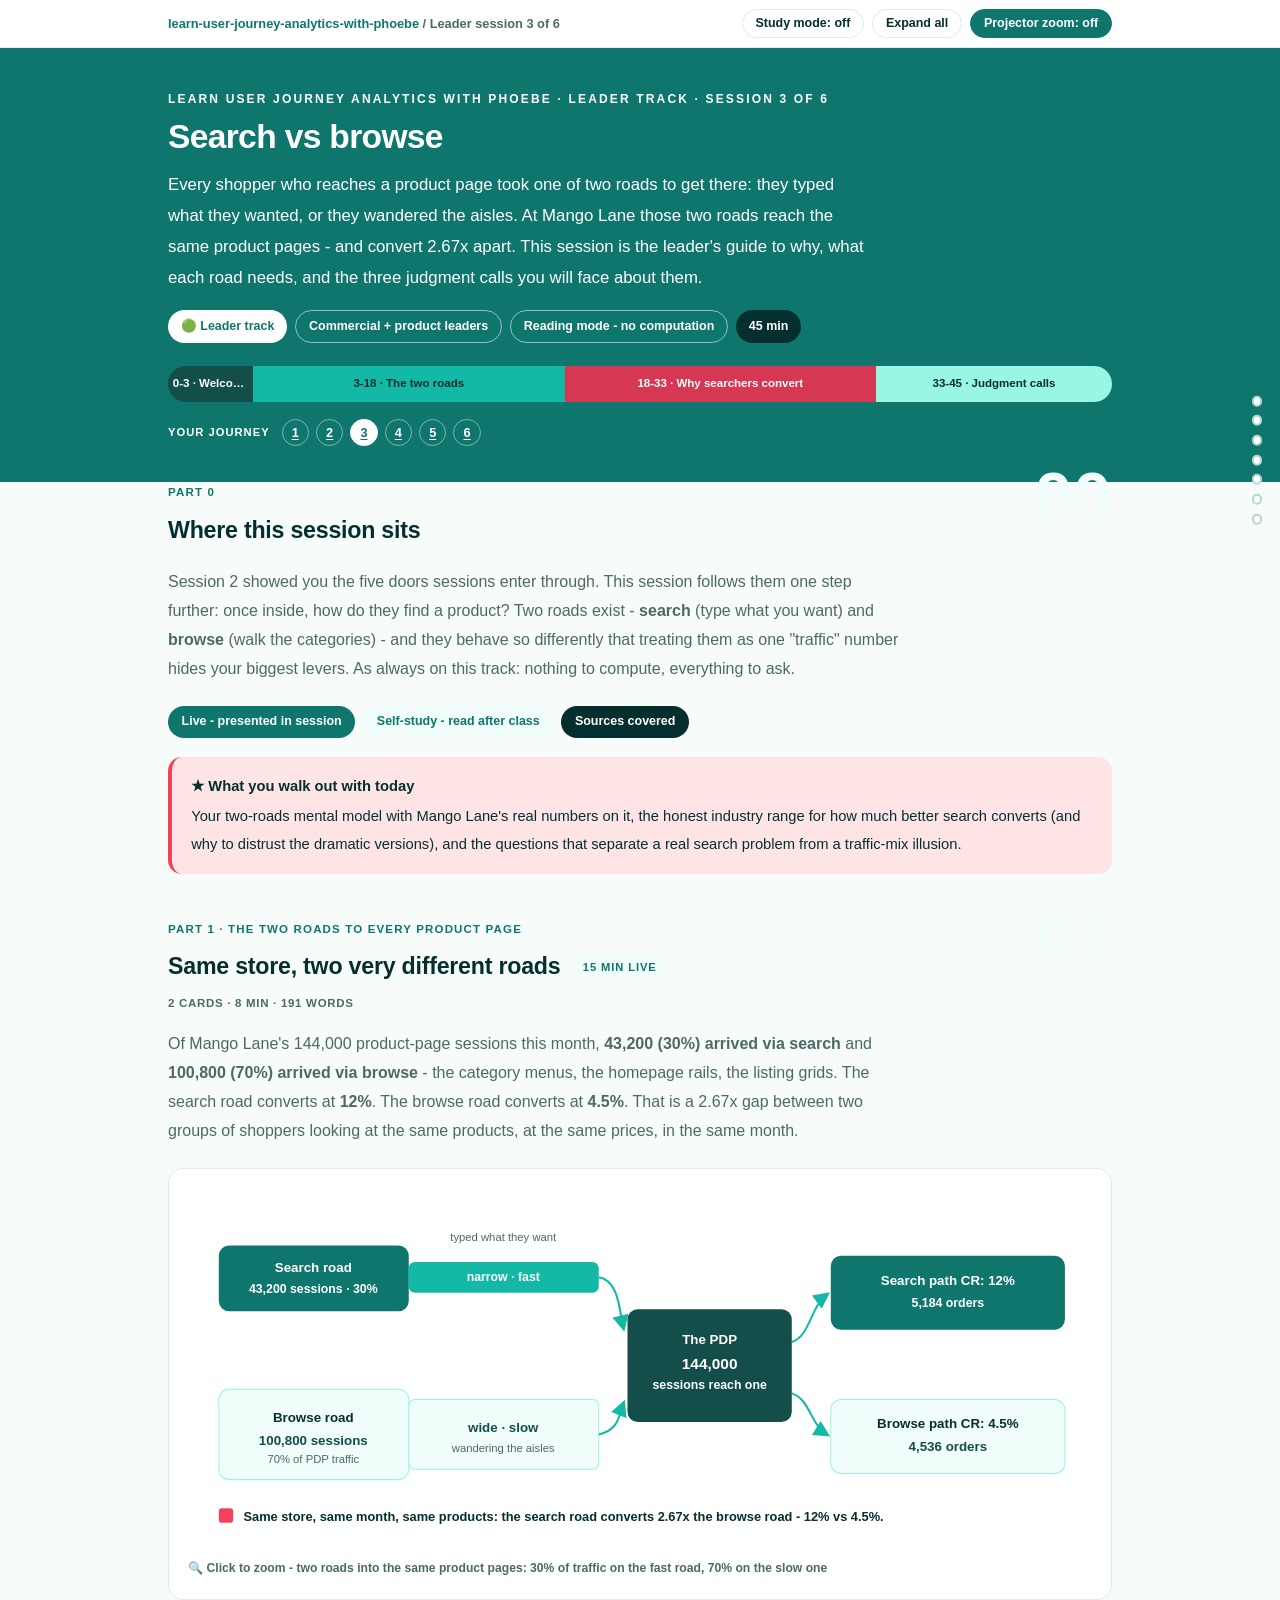
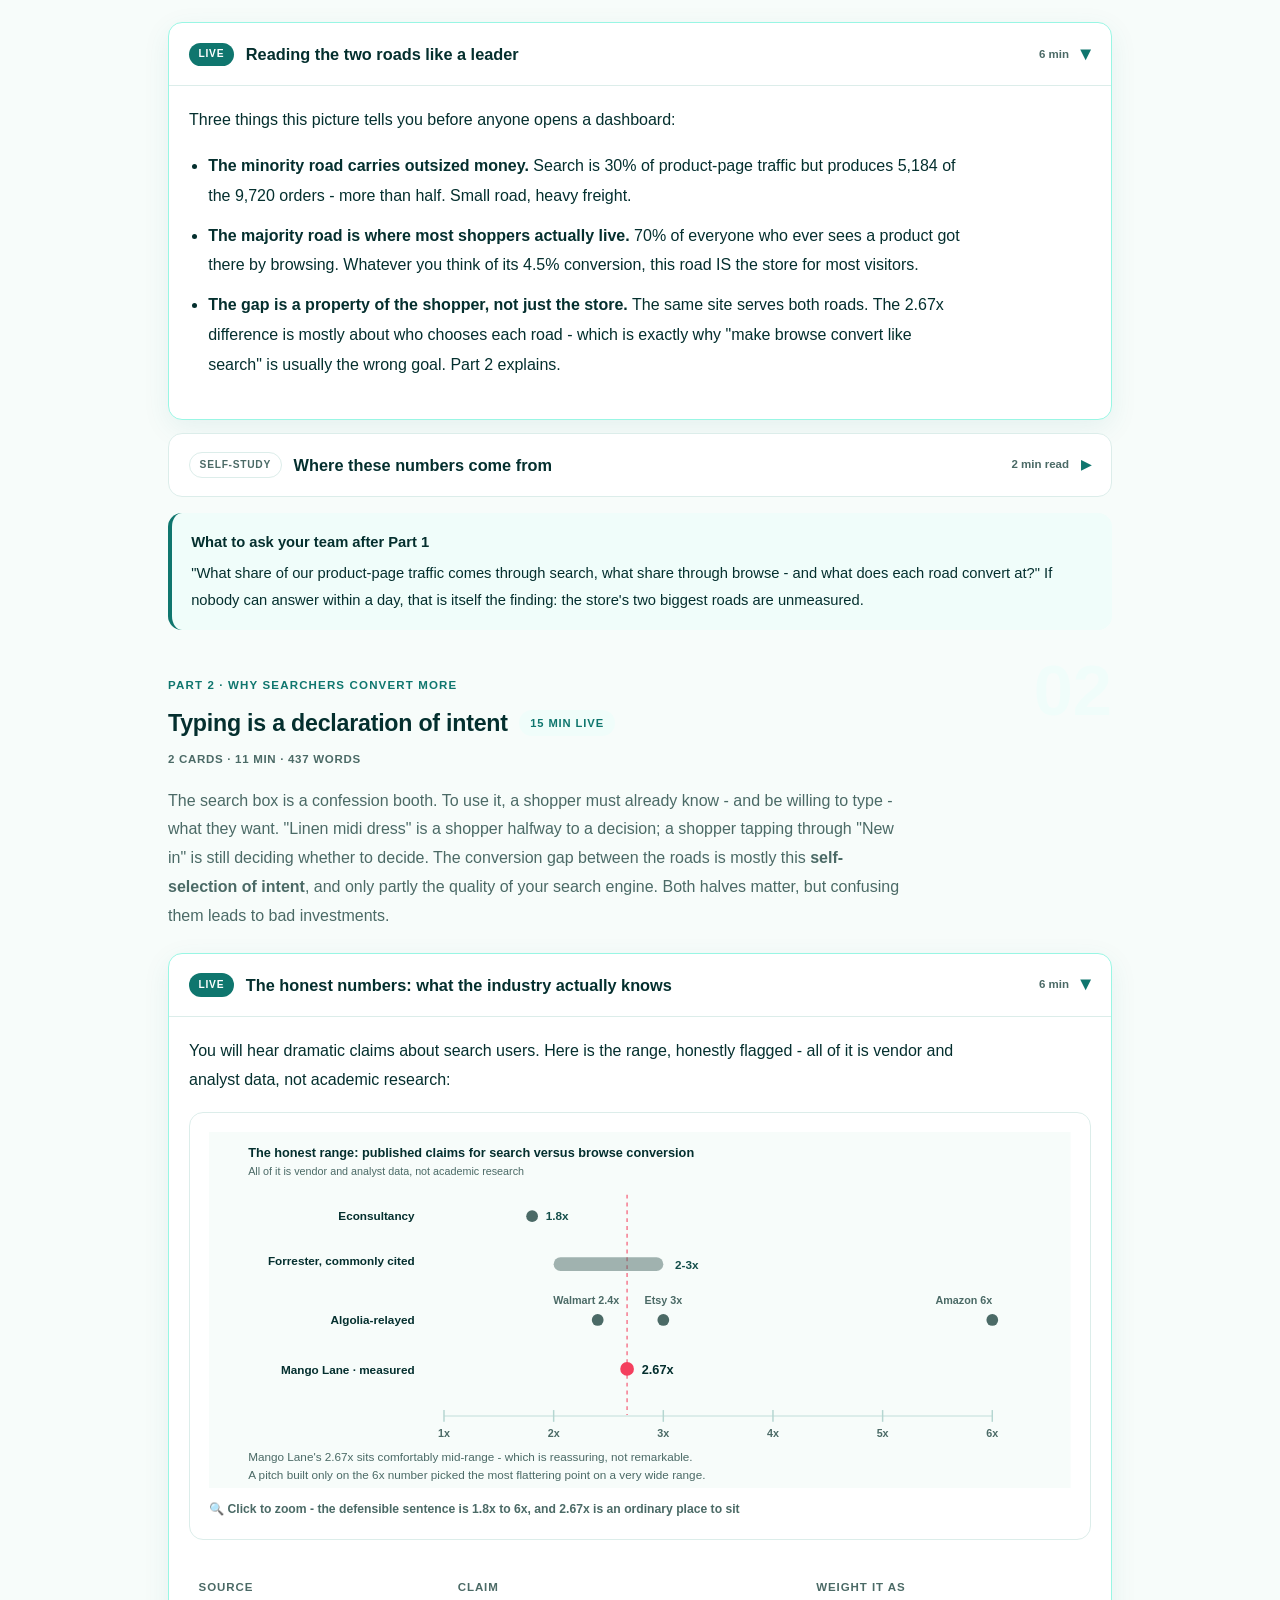
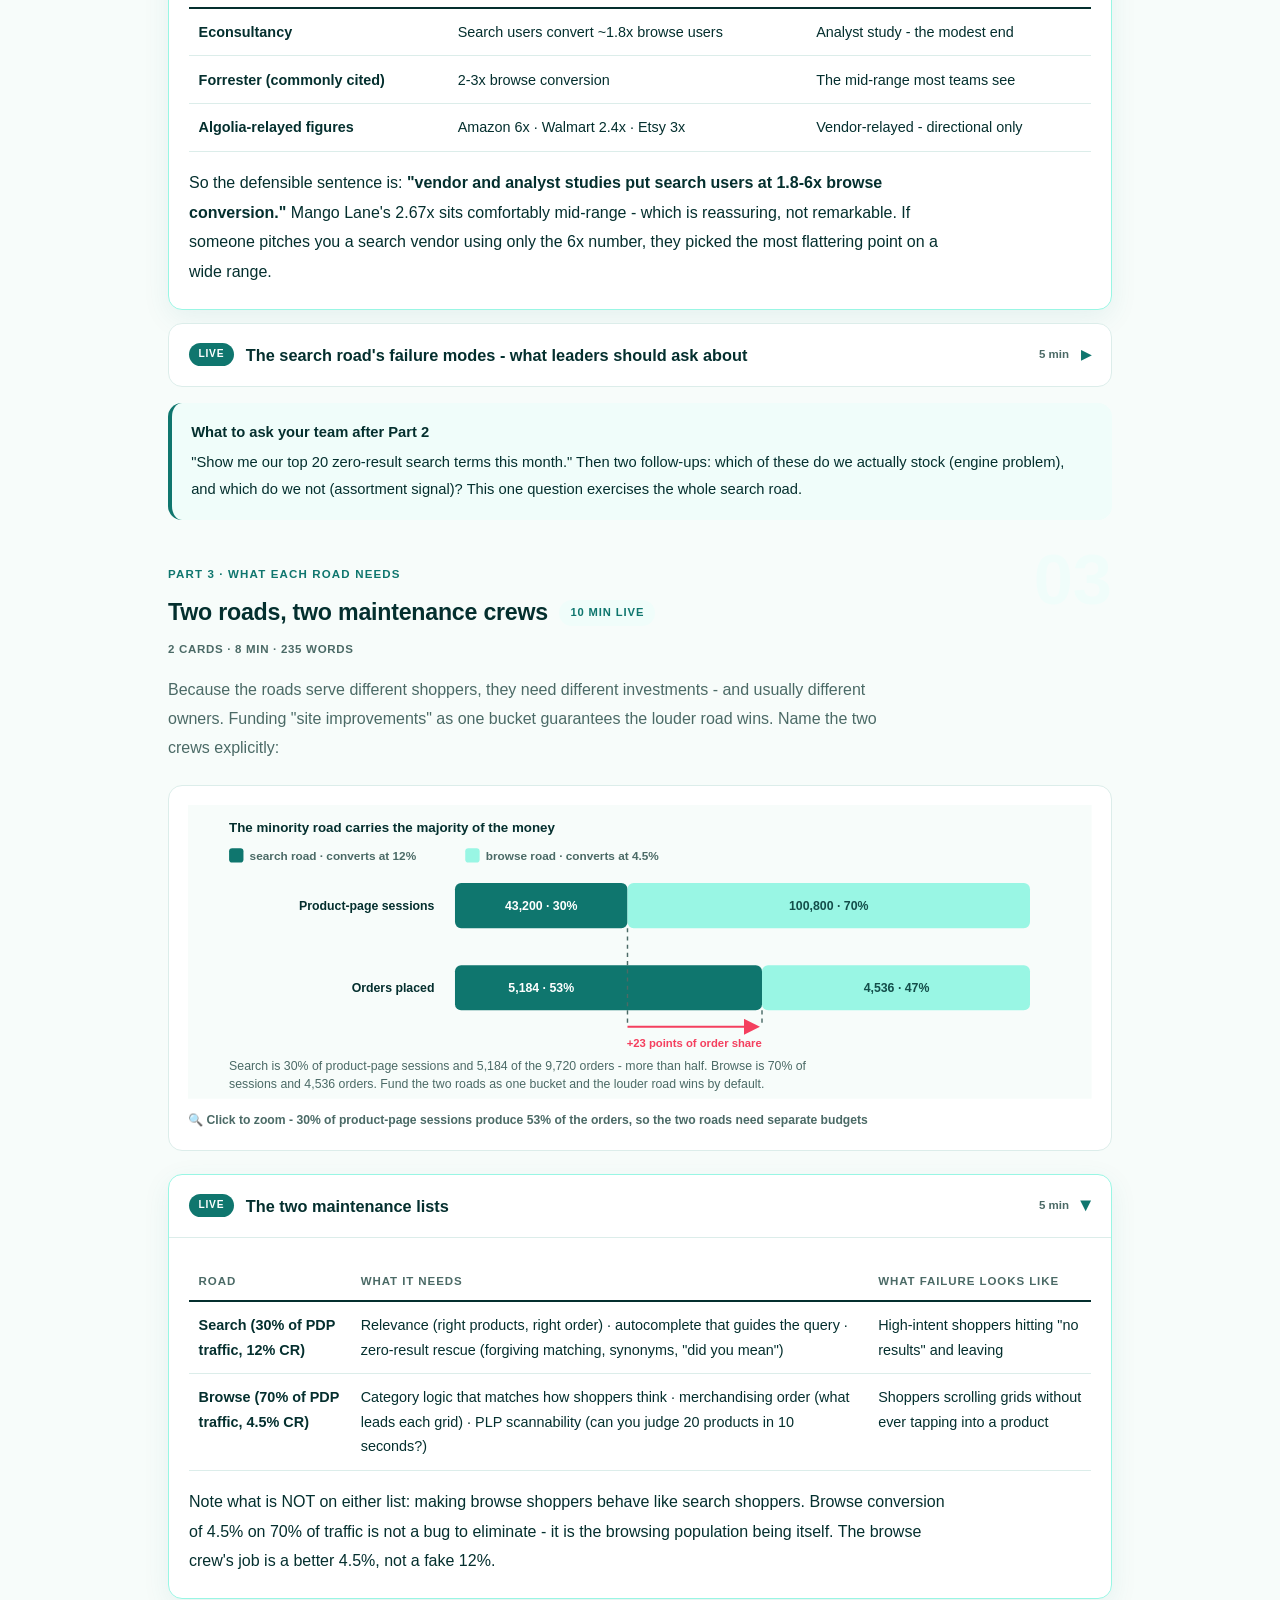
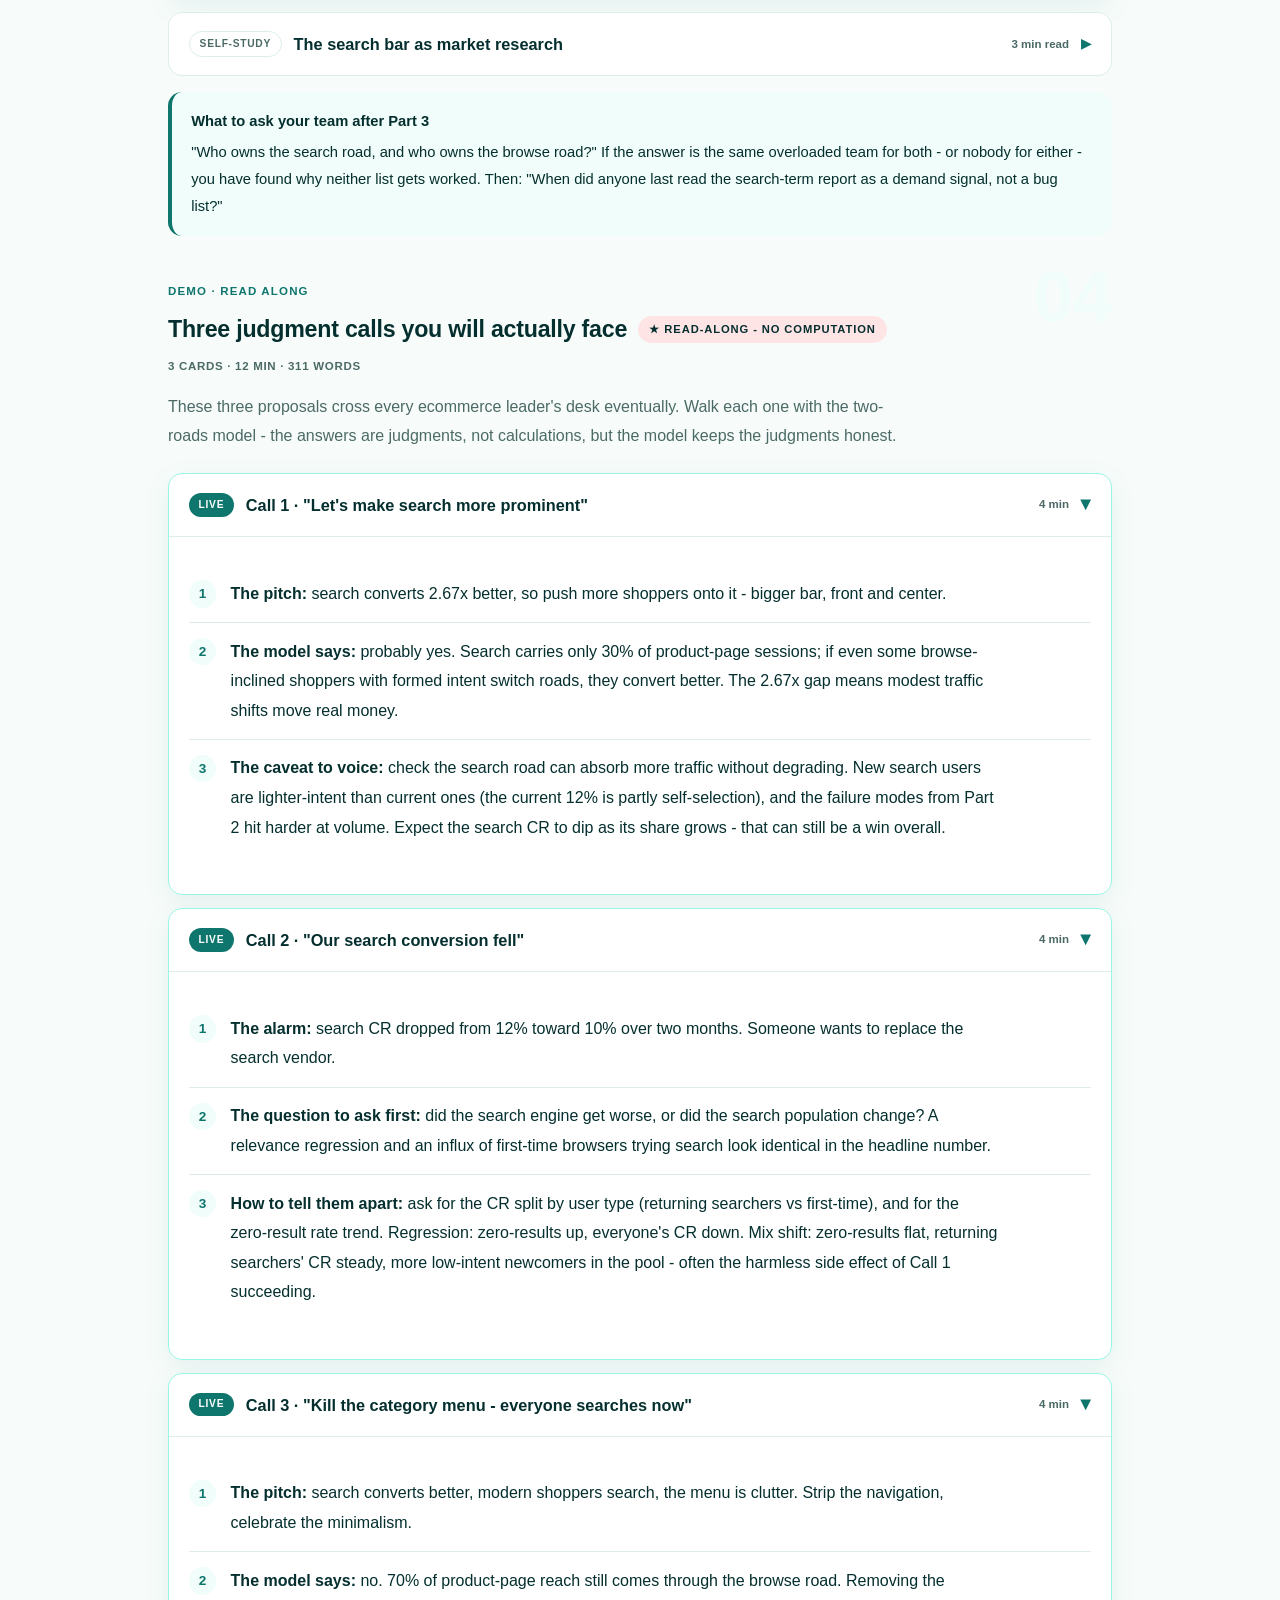
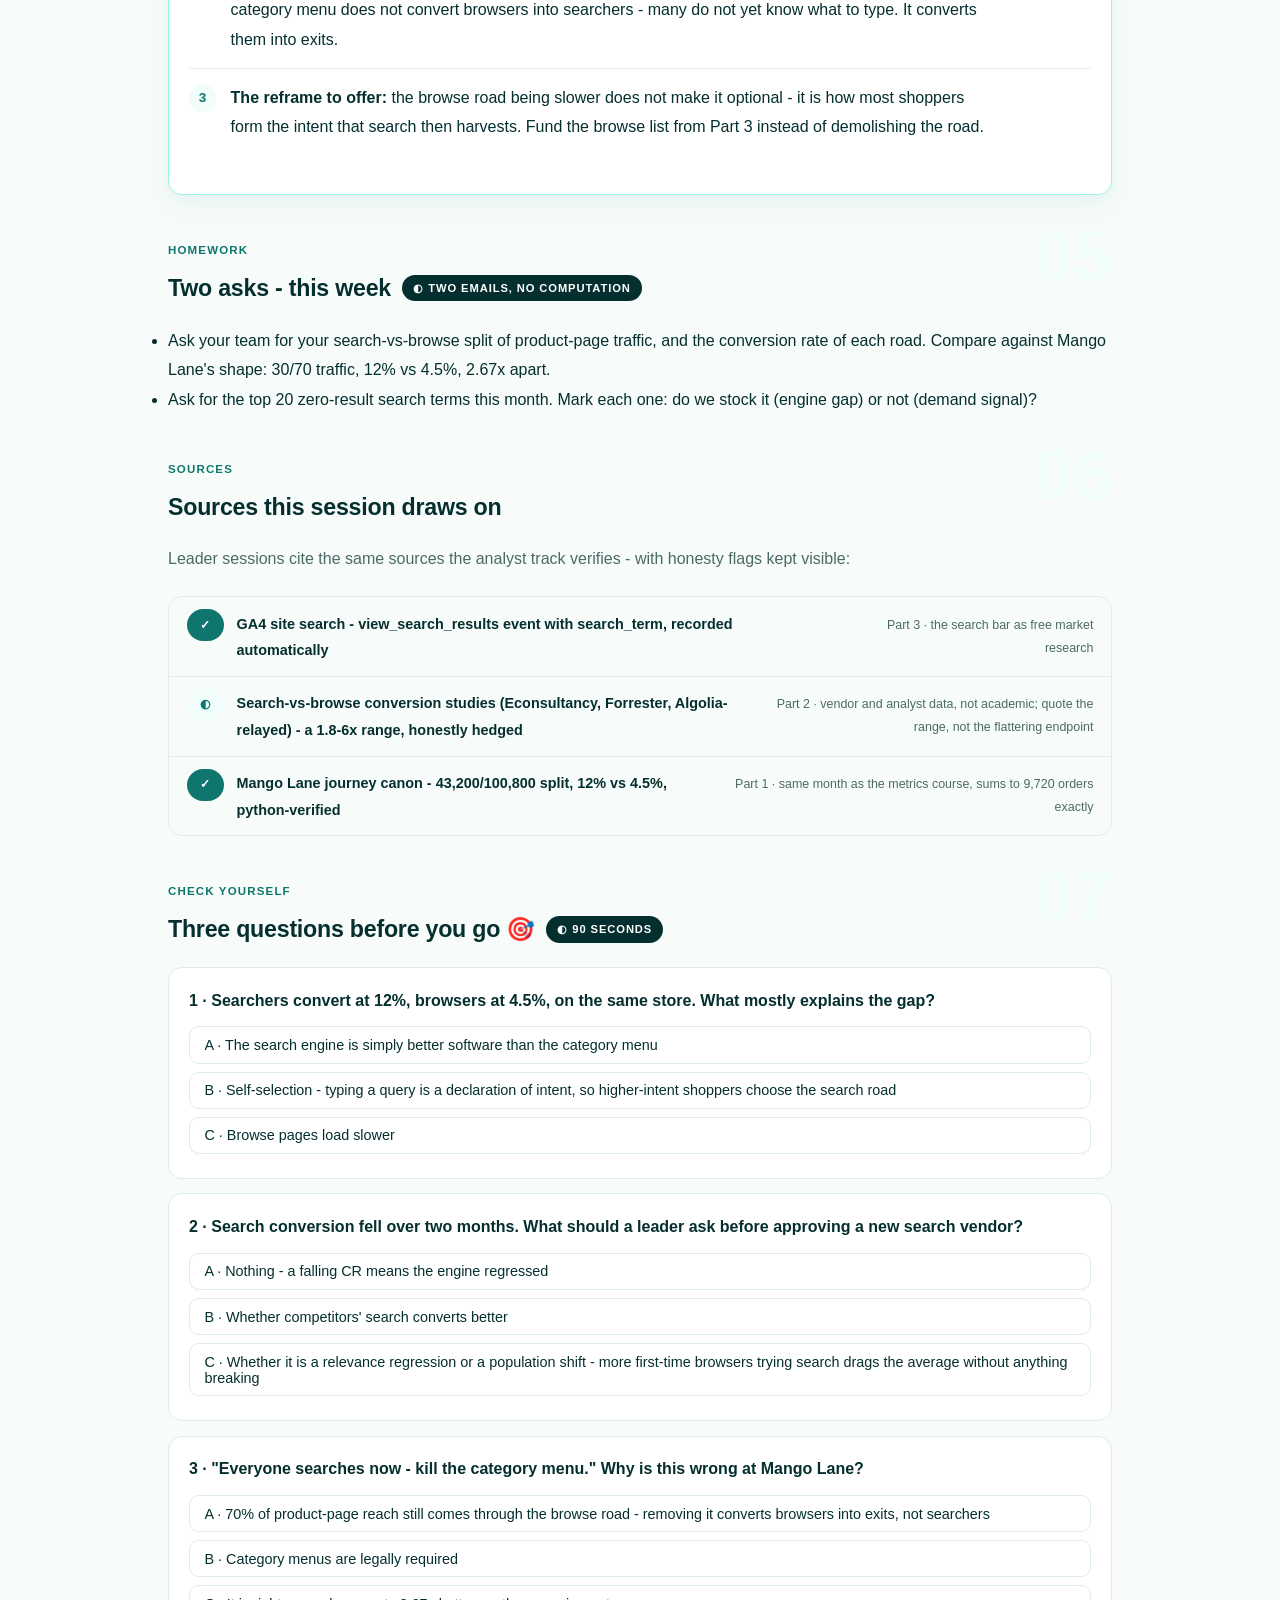
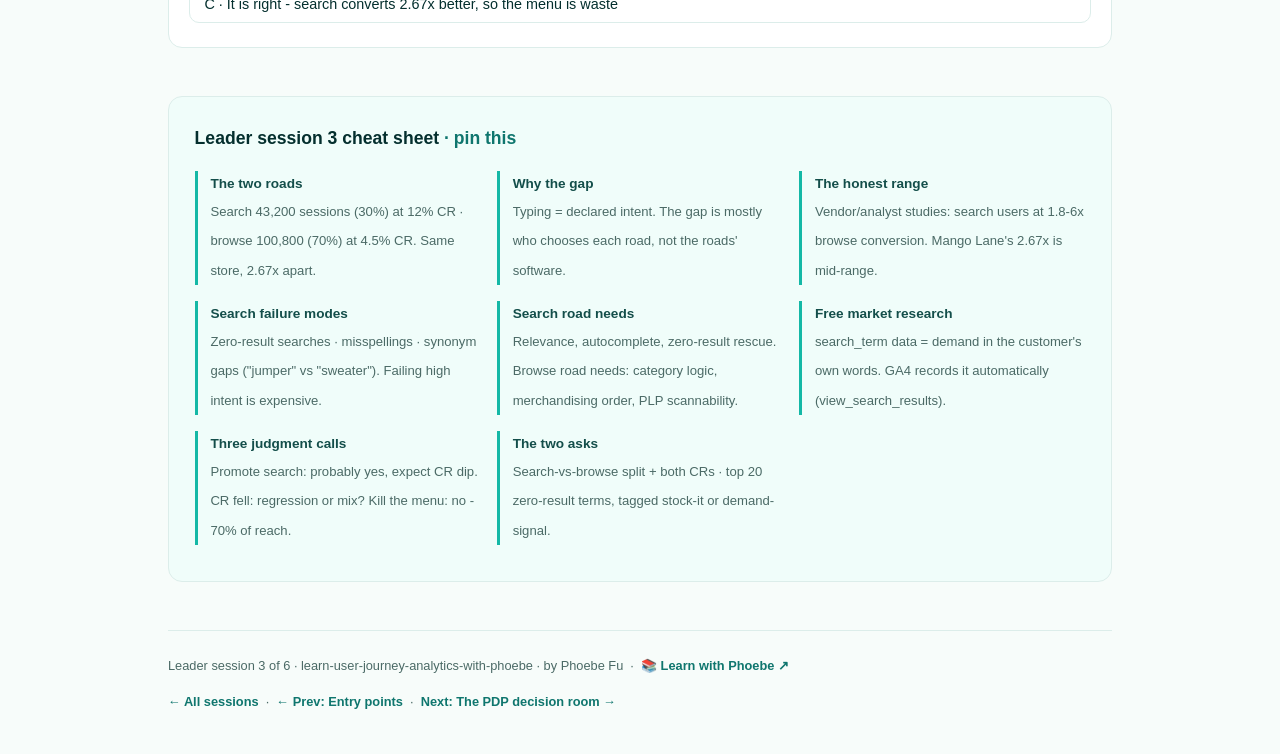
<file: courses/a3-search-vs-browse.html>
<!DOCTYPE html>
<html lang="en">
<head>
<meta charset="UTF-8">
<meta name="viewport" content="width=device-width, initial-scale=1.0">
<!-- social:start -->
<meta name="description" content="Leader session 3 of 6. Session 2 showed you the five doors sessions enter through. This session follows them one step further: once inside, how do they find a product? Two roads exist - search (type...">
<meta property="og:type" content="article">
<meta property="og:site_name" content="Learn with Phoebe">
<meta property="og:title" content="Search vs browse - learn user journey analytics with phoebe">
<meta property="og:description" content="Leader session 3 of 6. Session 2 showed you the five doors sessions enter through. This session follows them one step further: once inside, how do they find a product? Two roads exist - search (type...">
<meta property="og:url" content="https://phoebefu6.github.io/learn-user-journey-analytics-with-phoebe/courses/a3-search-vs-browse.html">
<meta property="og:image" content="https://phoebefu6.github.io/learn-user-journey-analytics-with-phoebe/assets/og-cover.png">
<meta property="og:image:width" content="1200">
<meta property="og:image:height" content="630">
<meta name="twitter:card" content="summary_large_image">
<meta name="twitter:title" content="Search vs browse - learn user journey analytics with phoebe">
<meta name="twitter:description" content="Leader session 3 of 6. Session 2 showed you the five doors sessions enter through. This session follows them one step further: once inside, how do they find a product? Two roads exist - search (type...">
<meta name="twitter:image" content="https://phoebefu6.github.io/learn-user-journey-analytics-with-phoebe/assets/og-cover.png">
<!-- social:end -->
<title>Leader session 3 · Search vs browse - learn user journey analytics with phoebe</title>
<link rel="stylesheet" href="../assets/style.css?v=29">
</head>
<body>

<div class="toolbar">
  <div class="wrap">
    <span class="crumb"><a href="../index.html">learn-user-journey-analytics-with-phoebe</a> / Leader session 3 of 6</span>
    <button class="btn" id="toggle-all" type="button">Expand all</button>
    <button class="btn primary" id="zoom-toggle" type="button">Projector zoom: off</button>
  </div>
</div>

<header class="masthead">
  <div class="wrap">
    <div class="eyebrow">Learn User Journey Analytics with Phoebe · Leader track · Session 3 of 6</div>
    <h1>Search <span class="accent">vs browse</span></h1>
    <p class="sub">Every shopper who reaches a product page took one of two roads to get there: they typed what they wanted, or they wandered the aisles. At Mango Lane those two roads reach the same product pages - and convert 2.67x apart. This session is the leader's guide to why, what each road needs, and the three judgment calls you will face about them.</p>
    <div class="chip-row">
      <span class="chip level">🟢 Leader track</span>
      <span class="chip audience">Commercial + product leaders</span>
      <span class="chip audience">Reading mode - no computation</span>
      <span class="chip time">45 min</span>
    </div>
    <div class="agenda">
      <span class="a1" style="flex:1">0-3 · Welcome</span>
      <span class="a2" style="flex:4">3-18 · The two roads</span>
      <span class="a3" style="flex:4">18-33 · Why searchers convert</span>
      <span class="a4" style="flex:3">33-45 · Judgment calls</span>
    </div>
  </div>
</header>

<main class="wrap">

  <!-- ============ INTRO ============ -->
  <section class="section" id="intro">
    <div class="section-kicker">
      <span class="klabel">Part 0</span>
      <h2>Where this session sits</h2>
    </div>
    <p class="lede">Session 2 showed you the five doors sessions enter through. This session follows them one step further: once inside, how do they find a product? Two roads exist - <strong>search</strong> (type what you want) and <strong>browse</strong> (walk the categories) - and they behave so differently that treating them as one "traffic" number hides your biggest levers. As always on this track: nothing to compute, everything to ask.</p>
    <div class="legend">
      <span class="pill solid">Live - presented in session</span>
      <span class="pill light">Self-study - read after class</span>
      <span class="pill inkpill">Sources covered</span>
    </div>
    <div class="callout win">
      <strong>★ What you walk out with today</strong>
      Your two-roads mental model with Mango Lane's real numbers on it, the honest industry range for how much better search converts (and why to distrust the dramatic versions), and the questions that separate a real search problem from a traffic-mix illusion.
    </div>
  </section>

  <!-- ============ PART 1: THE TWO ROADS ============ -->
  <section class="section" id="roads">
    <div class="section-kicker">
      <span class="klabel">Part 1 · the two roads to every product page</span>
      <h2>Same store, two very different roads <span class="tag concept">15 min live</span></h2>
    </div>
    <p class="lede">Of Mango Lane's 144,000 product-page sessions this month, <strong>43,200 (30%) arrived via search</strong> and <strong>100,800 (70%) arrived via browse</strong> - the category menus, the homepage rails, the listing grids. The search road converts at <strong>12%</strong>. The browse road converts at <strong>4.5%</strong>. That is a 2.67x gap between two groups of shoppers looking at the same products, at the same prices, in the same month.</p>

    <figure class="zoomable">
      <svg viewBox="0 0 880 350" xmlns="http://www.w3.org/2000/svg" role="img" aria-label="Two roads diagram: the narrow fast search road and the wide slow browse road both lead to the PDP, with Mango Lane counts and conversion rates">
        <style>
          .rdH { font: 700 13px Inter, sans-serif; fill: #042F2E; }
          .rdV { font: 800 13px Inter, sans-serif; fill: #134E4A; }
          .rdC { font: 400 11px Inter, sans-serif; fill: #4B6A66; }
          .rdT { font: 800 13px Inter, sans-serif; fill: #FFFFFF; }
          .rdW { font: 600 12px Inter, sans-serif; fill: #FFFFFF; }
          .rdN { font: 600 12.5px Inter, sans-serif; fill: #042F2E; }
          .rdArr { stroke: #14B8A6; stroke-width: 2; fill: none; marker-end: url(#rdArrHead); }
        </style>
        <defs>
          <marker id="rdArrHead" markerWidth="8" markerHeight="8" refX="6" refY="4" orient="auto">
            <path d="M0,0 L8,4 L0,8 z" fill="#14B8A6"/>
          </marker>
        </defs>

        <!-- Search origin -->
        <rect x="30" y="56" width="185" height="64" rx="10" fill="#0F766E"/>
        <text class="rdT" x="122" y="82" text-anchor="middle">Search road</text>
        <text class="rdW" x="122" y="102" text-anchor="middle">43,200 sessions · 30%</text>

        <!-- Narrow fast road band -->
        <rect x="215" y="72" width="185" height="30" rx="6" fill="#14B8A6"/>
        <text class="rdW" x="307" y="91" text-anchor="middle">narrow · fast</text>
        <text class="rdC" x="307" y="52" text-anchor="middle">typed what they want</text>

        <!-- Browse origin -->
        <rect x="30" y="196" width="185" height="88" rx="10" fill="#F0FDFA" stroke="#99F6E4"/>
        <text class="rdH" x="122" y="228" text-anchor="middle">Browse road</text>
        <text class="rdV" x="122" y="250" text-anchor="middle">100,800 sessions</text>
        <text class="rdC" x="122" y="268" text-anchor="middle">70% of PDP traffic</text>

        <!-- Wide slow road band -->
        <rect x="215" y="206" width="185" height="68" rx="6" fill="#F0FDFA" stroke="#99F6E4"/>
        <text class="rdV" x="307" y="238" text-anchor="middle">wide · slow</text>
        <text class="rdC" x="307" y="257" text-anchor="middle">wandering the aisles</text>

        <!-- PDP box -->
        <rect x="428" y="118" width="160" height="110" rx="10" fill="#134E4A"/>
        <text class="rdT" x="508" y="152" text-anchor="middle">The PDP</text>
        <text class="rdT" x="508" y="176" text-anchor="middle" style="font-size:15px">144,000</text>
        <text class="rdW" x="508" y="196" text-anchor="middle">sessions reach one</text>

        <!-- Road arrows into PDP -->
        <path class="rdArr" d="M400,87 C420,90 420,120 424,136"/>
        <path class="rdArr" d="M400,240 C420,236 420,220 424,210"/>

        <!-- Outcomes -->
        <rect x="626" y="66" width="228" height="72" rx="10" fill="#0F766E"/>
        <text class="rdT" x="740" y="94" text-anchor="middle">Search path CR: 12%</text>
        <text class="rdW" x="740" y="116" text-anchor="middle">5,184 orders</text>

        <rect x="626" y="206" width="228" height="72" rx="10" fill="#F0FDFA" stroke="#99F6E4"/>
        <text class="rdH" x="740" y="234" text-anchor="middle">Browse path CR: 4.5%</text>
        <text class="rdV" x="740" y="256" text-anchor="middle">4,536 orders</text>

        <path class="rdArr" d="M588,150 C606,144 606,116 622,104"/>
        <path class="rdArr" d="M588,200 C606,206 606,230 622,240"/>

        <!-- Bottom note -->
        <rect x="30" y="312" width="14" height="14" rx="3" fill="#F43F5E"/>
        <text class="rdN" x="54" y="324">Same store, same month, same products: the search road converts 2.67x the browse road - 12% vs 4.5%.</text>
      </svg>
      <figcaption>🔍 Click to zoom - two roads into the same product pages: 30% of traffic on the fast road, 70% on the slow one</figcaption>
    </figure>

    <details class="card" open>
      <summary><span class="mode live">Live</span>Reading the two roads like a leader<span class="mini">6 min</span><span class="caret">▶</span></summary>
      <div class="body">
        <p>Three things this picture tells you before anyone opens a dashboard:</p>
        <ul>
          <li><strong>The minority road carries outsized money.</strong> Search is 30% of product-page traffic but produces 5,184 of the 9,720 orders - more than half. Small road, heavy freight.</li>
          <li><strong>The majority road is where most shoppers actually live.</strong> 70% of everyone who ever sees a product got there by browsing. Whatever you think of its 4.5% conversion, this road IS the store for most visitors.</li>
          <li><strong>The gap is a property of the shopper, not just the store.</strong> The same site serves both roads. The 2.67x difference is mostly about who chooses each road - which is exactly why "make browse convert like search" is usually the wrong goal. Part 2 explains.</li>
        </ul>
      </div>
    </details>

    <details class="card">
      <summary><span class="mode self">Self-study</span>Where these numbers come from<span class="mini">2 min read</span><span class="caret">▶</span></summary>
      <div class="body">
        <p>The analyst track computes this split in b3 using GA4's path exploration - the report that draws the actual sequences of screens users walk, forward from a search or backward from a purchase. If you want to see the machinery, that session is the one to sit in on. For this track you only need the shape: two roads, 30/70 traffic, 12% vs 4.5%, orders 5,184 + 4,536 = 9,720 exactly.</p>
      </div>
    </details>

    <div class="callout tip">
      <strong>What to ask your team after Part 1</strong>
      "What share of our product-page traffic comes through search, what share through browse - and what does each road convert at?" If nobody can answer within a day, that is itself the finding: the store's two biggest roads are unmeasured.
    </div>
  </section>

  <!-- ============ PART 2: WHY SEARCHERS CONVERT ============ -->
  <section class="section" id="why">
    <div class="section-kicker">
      <span class="klabel">Part 2 · why searchers convert more</span>
      <h2>Typing is a declaration of intent <span class="tag concept">15 min live</span></h2>
    </div>
    <p class="lede">The search box is a confession booth. To use it, a shopper must already know - and be willing to type - what they want. "Linen midi dress" is a shopper halfway to a decision; a shopper tapping through "New in" is still deciding whether to decide. The conversion gap between the roads is mostly this <strong>self-selection of intent</strong>, and only partly the quality of your search engine. Both halves matter, but confusing them leads to bad investments.</p>

    <details class="card" open>
      <summary><span class="mode live">Live</span>The honest numbers: what the industry actually knows<span class="mini">6 min</span><span class="caret">▶</span></summary>
      <div class="body">
        <p>You will hear dramatic claims about search users. Here is the range, honestly flagged - all of it is vendor and analyst data, not academic research:</p>

        <figure class="zoomable">
          <svg viewBox="0 0 880 364" xmlns="http://www.w3.org/2000/svg" role="img" aria-label="A dot plot of published claims for how much better search users convert than browse users, on an axis from one to six times. Econsultancy says 1.8 times, Forrester is commonly cited at two to three times, and Algolia-relayed figures put Walmart at 2.4 times, Etsy at 3 times and Amazon at 6 times. Mango Lane's own 2.67 times sits mid-range, marked by a dashed line through the whole spread.">
            <style>
              .a3rgT { font: 700 13px Inter, sans-serif; fill: #042F2E; }
              .a3rgS { font: 400 11px Inter, sans-serif; fill: #4B6A66; }
              .a3rgL { font: 600 12px Inter, sans-serif; fill: #042F2E; }
              .a3rgV { font: 700 12px Inter, sans-serif; fill: #134E4A; }
              .a3rgM { font: 800 13px Inter, sans-serif; fill: #042F2E; }
              .a3rgA { font: 600 11px Inter, sans-serif; fill: #4B6A66; }
              .a3rgN { font: 400 12px Inter, sans-serif; fill: #4B6A66; }
            </style>
            <rect x="0" y="0" width="880" height="364" fill="#F7FCFA"/>
            <text class="a3rgT" x="40" y="26">The honest range: published claims for search versus browse conversion</text>
            <text class="a3rgS" x="40" y="44">All of it is vendor and analyst data, not academic research</text>

            <line x1="427" y1="64" x2="427" y2="290" stroke="#F43F5E" stroke-width="1.5" stroke-dasharray="4 4" opacity=".7"/>

            <text class="a3rgL" x="210" y="90" text-anchor="end">Econsultancy</text>
            <circle cx="330" cy="86" r="6" fill="#4B6A66"/>
            <text class="a3rgV" x="344" y="90">1.8x</text>

            <text class="a3rgL" x="210" y="136" text-anchor="end">Forrester, commonly cited</text>
            <rect x="352" y="128" width="112" height="14" rx="7" fill="#4B6A66" opacity=".5"/>
            <text class="a3rgV" x="476" y="140">2-3x</text>

            <text class="a3rgL" x="210" y="196" text-anchor="end">Algolia-relayed</text>
            <text class="a3rgA" x="419" y="176" text-anchor="end">Walmart 2.4x</text>
            <text class="a3rgA" x="464" y="176" text-anchor="middle">Etsy 3x</text>
            <text class="a3rgA" x="800" y="176" text-anchor="end">Amazon 6x</text>
            <circle cx="397" cy="192" r="6" fill="#4B6A66"/>
            <circle cx="464" cy="192" r="6" fill="#4B6A66"/>
            <circle cx="800" cy="192" r="6" fill="#4B6A66"/>

            <text class="a3rgL" x="210" y="247" text-anchor="end">Mango Lane · measured</text>
            <circle cx="427" cy="242" r="7" fill="#F43F5E"/>
            <text class="a3rgM" x="442" y="247">2.67x</text>

            <line x1="240" y1="290" x2="800" y2="290" stroke="#DCEDEA" stroke-width="2"/>
            <line x1="240" y1="284" x2="240" y2="296" stroke="#B5D6D1" stroke-width="1.5"/>
            <line x1="352" y1="284" x2="352" y2="296" stroke="#B5D6D1" stroke-width="1.5"/>
            <line x1="464" y1="284" x2="464" y2="296" stroke="#B5D6D1" stroke-width="1.5"/>
            <line x1="576" y1="284" x2="576" y2="296" stroke="#B5D6D1" stroke-width="1.5"/>
            <line x1="688" y1="284" x2="688" y2="296" stroke="#B5D6D1" stroke-width="1.5"/>
            <line x1="800" y1="284" x2="800" y2="296" stroke="#B5D6D1" stroke-width="1.5"/>
            <text class="a3rgA" x="240" y="312" text-anchor="middle">1x</text>
            <text class="a3rgA" x="352" y="312" text-anchor="middle">2x</text>
            <text class="a3rgA" x="464" y="312" text-anchor="middle">3x</text>
            <text class="a3rgA" x="576" y="312" text-anchor="middle">4x</text>
            <text class="a3rgA" x="688" y="312" text-anchor="middle">5x</text>
            <text class="a3rgA" x="800" y="312" text-anchor="middle">6x</text>

            <text class="a3rgN" x="40" y="336">Mango Lane's 2.67x sits comfortably mid-range - which is reassuring, not remarkable.</text>
            <text class="a3rgN" x="40" y="354">A pitch built only on the 6x number picked the most flattering point on a very wide range.</text>
          </svg>
          <figcaption>🔍 Click to zoom - the defensible sentence is 1.8x to 6x, and 2.67x is an ordinary place to sit</figcaption>
        </figure>

        <table class="clean">
          <thead><tr><th>Source</th><th>Claim</th><th>Weight it as</th></tr></thead>
          <tbody>
            <tr><td>Econsultancy</td><td>Search users convert ~1.8x browse users</td><td>Analyst study - the modest end</td></tr>
            <tr><td>Forrester (commonly cited)</td><td>2-3x browse conversion</td><td>The mid-range most teams see</td></tr>
            <tr><td>Algolia-relayed figures</td><td>Amazon 6x · Walmart 2.4x · Etsy 3x</td><td>Vendor-relayed - directional only</td></tr>
          </tbody>
        </table>
        <p>So the defensible sentence is: <strong>"vendor and analyst studies put search users at 1.8-6x browse conversion."</strong> Mango Lane's 2.67x sits comfortably mid-range - which is reassuring, not remarkable. If someone pitches you a search vendor using only the 6x number, they picked the most flattering point on a wide range.</p>
      </div>
    </details>

    <details class="card">
      <summary><span class="mode live">Live</span>The search road's failure modes - what leaders should ask about<span class="mini">5 min</span><span class="caret">▶</span></summary>
      <div class="body">
        <p>Precisely because searchers arrive with declared intent, failing them is expensive - you are dropping the shoppers most ready to buy. Three failure modes account for most of the loss:</p>
        <ul>
          <li><strong>Zero-result searches.</strong> The shopper typed what they want and the store said "nothing found". Sometimes you truly do not stock it (useful demand signal - see Part 3); often you do stock it and the engine missed it.</li>
          <li><strong>Misspellings.</strong> "Linnen dress" should find linen dresses. An engine without forgiving matching quietly zeroes out a slice of your highest-intent traffic.</li>
          <li><strong>Synonym gaps.</strong> The shopper says "jumper", your catalog says "sweater". Same garment, zero results. Every market and generation brings its own vocabulary; the catalog only has one.</li>
        </ul>
        <div class="callout example">
          <span class="ex-pill">Real world</span>
          <p><strong>The zero-result report is the cheapest audit in ecommerce.</strong> Most analytics setups already record every search term (GA4 does it automatically). Sorting for terms that returned nothing takes an analyst an hour and routinely finds both fixable engine gaps and products worth stocking.</p>
        </div>
      </div>
    </details>

    <div class="callout tip">
      <strong>What to ask your team after Part 2</strong>
      "Show me our top 20 zero-result search terms this month." Then two follow-ups: which of these do we actually stock (engine problem), and which do we not (assortment signal)? This one question exercises the whole search road.
    </div>
  </section>

  <!-- ============ PART 3: WHAT EACH ROAD NEEDS ============ -->
  <section class="section" id="needs">
    <div class="section-kicker">
      <span class="klabel">Part 3 · what each road needs</span>
      <h2>Two roads, two maintenance crews <span class="tag concept">10 min live</span></h2>
    </div>
    <p class="lede">Because the roads serve different shoppers, they need different investments - and usually different owners. Funding "site improvements" as one bucket guarantees the louder road wins. Name the two crews explicitly:</p>

    <figure class="zoomable">
      <svg viewBox="0 0 880 286" xmlns="http://www.w3.org/2000/svg" role="img" aria-label="Two full-width stacked bars comparing road share of product-page sessions with road share of orders at Mango Lane. Search takes 43,200 of 144,000 product-page sessions, or 30 percent, but produces 5,184 of the 9,720 orders, or 53 percent. Browse takes 100,800 sessions, or 70 percent, and produces 4,536 orders, or 47 percent. The dividing line moves 23 points to the right between traffic and money.">
        <style>
          .a3shT { font: 700 13px Inter, sans-serif; fill: #042F2E; }
          .a3shK { font: 600 11.5px Inter, sans-serif; fill: #4B6A66; }
          .a3shL { font: 600 12px Inter, sans-serif; fill: #042F2E; }
          .a3shW { font: 800 12px Inter, sans-serif; fill: #FFFFFF; }
          .a3shD { font: 800 12px Inter, sans-serif; fill: #134E4A; }
          .a3shA { font: 700 11px Inter, sans-serif; fill: #F43F5E; }
          .a3shN { font: 400 12px Inter, sans-serif; fill: #4B6A66; }
        </style>
        <defs>
          <marker id="a3shArw" markerWidth="8" markerHeight="8" refX="6" refY="4" orient="auto">
            <path d="M0,0 L8,4 L0,8 z" fill="#F43F5E"/>
          </marker>
        </defs>
        <rect x="0" y="0" width="880" height="286" fill="#F7FCFA"/>
        <text class="a3shT" x="40" y="26">The minority road carries the majority of the money</text>
        <rect x="40" y="42" width="14" height="14" rx="3" fill="#0F766E"/>
        <text class="a3shK" x="60" y="54">search road · converts at 12%</text>
        <rect x="270" y="42" width="14" height="14" rx="3" fill="#99F6E4"/>
        <text class="a3shK" x="290" y="54">browse road · converts at 4.5%</text>

        <text class="a3shL" x="240" y="102" text-anchor="end">Product-page sessions</text>
        <rect x="260" y="76" width="168" height="44" rx="6" fill="#0F766E"/>
        <rect x="428" y="76" width="392" height="44" rx="6" fill="#99F6E4"/>
        <text class="a3shW" x="344" y="102" text-anchor="middle">43,200 · 30%</text>
        <text class="a3shD" x="624" y="102" text-anchor="middle">100,800 · 70%</text>

        <text class="a3shL" x="240" y="182" text-anchor="end">Orders placed</text>
        <rect x="260" y="156" width="299" height="44" rx="6" fill="#0F766E"/>
        <rect x="559" y="156" width="261" height="44" rx="6" fill="#99F6E4"/>
        <text class="a3shW" x="344" y="182" text-anchor="middle">5,184 · 53%</text>
        <text class="a3shD" x="690" y="182" text-anchor="middle">4,536 · 47%</text>

        <line x1="428" y1="120" x2="428" y2="216" stroke="#4B6A66" stroke-width="1.4" stroke-dasharray="4 4"/>
        <line x1="559" y1="200" x2="559" y2="216" stroke="#4B6A66" stroke-width="1.4" stroke-dasharray="4 4"/>
        <path d="M428,216 L553,216" fill="none" stroke="#F43F5E" stroke-width="2" marker-end="url(#a3shArw)"/>
        <text class="a3shA" x="493" y="236" text-anchor="middle">+23 points of order share</text>

        <text class="a3shN" x="40" y="258">Search is 30% of product-page sessions and 5,184 of the 9,720 orders - more than half. Browse is 70% of</text>
        <text class="a3shN" x="40" y="276">sessions and 4,536 orders. Fund the two roads as one bucket and the louder road wins by default.</text>
      </svg>
      <figcaption>🔍 Click to zoom - 30% of product-page sessions produce 53% of the orders, so the two roads need separate budgets</figcaption>
    </figure>

    <details class="card" open>
      <summary><span class="mode live">Live</span>The two maintenance lists<span class="mini">5 min</span><span class="caret">▶</span></summary>
      <div class="body">
        <table class="clean">
          <thead><tr><th>Road</th><th>What it needs</th><th>What failure looks like</th></tr></thead>
          <tbody>
            <tr><td><strong>Search</strong> (30% of PDP traffic, 12% CR)</td><td>Relevance (right products, right order) · autocomplete that guides the query · zero-result rescue (forgiving matching, synonyms, "did you mean")</td><td>High-intent shoppers hitting "no results" and leaving</td></tr>
            <tr><td><strong>Browse</strong> (70% of PDP traffic, 4.5% CR)</td><td>Category logic that matches how shoppers think · merchandising order (what leads each grid) · PLP scannability (can you judge 20 products in 10 seconds?)</td><td>Shoppers scrolling grids without ever tapping into a product</td></tr>
          </tbody>
        </table>
        <p>Note what is NOT on either list: making browse shoppers behave like search shoppers. Browse conversion of 4.5% on 70% of traffic is not a bug to eliminate - it is the browsing population being itself. The browse crew's job is a better 4.5%, not a fake 12%.</p>
      </div>
    </details>

    <details class="card">
      <summary><span class="mode self">Self-study</span>The search bar as market research<span class="mini">3 min read</span><span class="caret">▶</span></summary>
      <div class="body">
        <p>Every search is a shopper telling you demand <strong>in their own words</strong> - unprompted, unfiltered, spelled however they spell it. GA4 records this automatically: a <code>view_search_results</code> event fires with the <code>search_term</code> attached whenever on-site search runs. That log is a free, continuously updated market-research panel: what people call your products, what they want that you do not stock, which trends arrive before your buyers notice. Teams pay agencies for demand studies while this sits unread in their own analytics. One honest caveat from the analyst track: app and single-page-app search that never touches the URL can silently vanish from this data - worth one question to confirm yours is captured.</p>
      </div>
    </details>

    <div class="callout tip">
      <strong>What to ask your team after Part 3</strong>
      "Who owns the search road, and who owns the browse road?" If the answer is the same overloaded team for both - or nobody for either - you have found why neither list gets worked. Then: "When did anyone last read the search-term report as a demand signal, not a bug list?"
    </div>
  </section>

  <!-- ============ DEMO: THREE JUDGMENT CALLS ============ -->
  <section class="section" id="calls">
    <div class="section-kicker">
      <span class="klabel">Demo · read along</span>
      <h2>Three judgment calls you will actually face <span class="tag demo">★ read-along - no computation</span></h2>
    </div>
    <p class="lede">These three proposals cross every ecommerce leader's desk eventually. Walk each one with the two-roads model - the answers are judgments, not calculations, but the model keeps the judgments honest.</p>

    <details class="card" open>
      <summary><span class="mode live">Live</span>Call 1 · "Let's make search more prominent"<span class="mini">4 min</span><span class="caret">▶</span></summary>
      <div class="body">
        <div class="steps">
          <div class="step"><p><strong>The pitch:</strong> search converts 2.67x better, so push more shoppers onto it - bigger bar, front and center.</p></div>
          <div class="step"><p><strong>The model says:</strong> probably yes. Search carries only 30% of product-page sessions; if even some browse-inclined shoppers with formed intent switch roads, they convert better. The 2.67x gap means modest traffic shifts move real money.</p></div>
          <div class="step"><p><strong>The caveat to voice:</strong> check the search road can absorb more traffic without degrading. New search users are lighter-intent than current ones (the current 12% is partly self-selection), and the failure modes from Part 2 hit harder at volume. Expect the search CR to dip as its share grows - that can still be a win overall.</p></div>
        </div>
      </div>
    </details>

    <details class="card" open>
      <summary><span class="mode live">Live</span>Call 2 · "Our search conversion fell"<span class="mini">4 min</span><span class="caret">▶</span></summary>
      <div class="body">
        <div class="steps">
          <div class="step"><p><strong>The alarm:</strong> search CR dropped from 12% toward 10% over two months. Someone wants to replace the search vendor.</p></div>
          <div class="step"><p><strong>The question to ask first:</strong> did the search engine get worse, or did the search population change? A relevance regression and an influx of first-time browsers trying search look identical in the headline number.</p></div>
          <div class="step"><p><strong>How to tell them apart:</strong> ask for the CR split by user type (returning searchers vs first-time), and for the zero-result rate trend. Regression: zero-results up, everyone's CR down. Mix shift: zero-results flat, returning searchers' CR steady, more low-intent newcomers in the pool - often the harmless side effect of Call 1 succeeding.</p></div>
        </div>
      </div>
    </details>

    <details class="card" open>
      <summary><span class="mode live">Live</span>Call 3 · "Kill the category menu - everyone searches now"<span class="mini">4 min</span><span class="caret">▶</span></summary>
      <div class="body">
        <div class="steps">
          <div class="step"><p><strong>The pitch:</strong> search converts better, modern shoppers search, the menu is clutter. Strip the navigation, celebrate the minimalism.</p></div>
          <div class="step"><p><strong>The model says:</strong> no. 70% of product-page reach still comes through the browse road. Removing the category menu does not convert browsers into searchers - many do not yet know what to type. It converts them into exits.</p></div>
          <div class="step"><p><strong>The reframe to offer:</strong> the browse road being slower does not make it optional - it is how most shoppers form the intent that search then harvests. Fund the browse list from Part 3 instead of demolishing the road.</p></div>
        </div>
      </div>
    </details>
  </section>

  <!-- ============ HOMEWORK ============ -->
  <section class="section" id="exercise">
    <div class="section-kicker">
      <span class="klabel">Homework</span>
      <h2>Two asks - this week <span class="tag exercise">◐ two emails, no computation</span></h2>
    </div>
    <ul>
      <li>Ask your team for your search-vs-browse split of product-page traffic, and the conversion rate of each road. Compare against Mango Lane's shape: 30/70 traffic, 12% vs 4.5%, 2.67x apart.</li>
      <li>Ask for the top 20 zero-result search terms this month. Mark each one: do we stock it (engine gap) or not (demand signal)?</li>
    </ul>
  </section>

  <!-- ============ SOURCES ============ -->
  <section class="section" id="official">
    <div class="section-kicker">
      <span class="klabel">Sources</span>
      <h2>Sources this session draws on</h2>
    </div>
    <p class="lede">Leader sessions cite the same sources the analyst track verifies - with honesty flags kept visible:</p>
    <div class="covered">
      <div class="covered-row"><span class="status pill solid">✓</span><span class="name">GA4 site search - view_search_results event with search_term, recorded automatically</span><span class="note">Part 3 · the search bar as free market research</span></div>
      <div class="covered-row"><span class="status pill light">◐</span><span class="name">Search-vs-browse conversion studies (Econsultancy, Forrester, Algolia-relayed) - a 1.8-6x range, honestly hedged</span><span class="note">Part 2 · vendor and analyst data, not academic; quote the range, not the flattering endpoint</span></div>
      <div class="covered-row"><span class="status pill solid">✓</span><span class="name">Mango Lane journey canon - 43,200/100,800 split, 12% vs 4.5%, python-verified</span><span class="note">Part 1 · same month as the metrics course, sums to 9,720 orders exactly</span></div>
    </div>
  </section>

  <!-- ============ QUIZ ============ -->
  <section class="section" id="quiz">
    <div class="section-kicker">
      <span class="klabel">Check yourself</span>
      <h2>Three questions before you go 🎯 <span class="tag exercise">◐ 90 seconds</span></h2>
    </div>
    <div class="quiz-q" data-answer="1">
      <p class="qtext">1 · Searchers convert at 12%, browsers at 4.5%, on the same store. What mostly explains the gap?</p>
      <button class="qopt" type="button">A · The search engine is simply better software than the category menu</button>
      <button class="qopt" type="button">B · Self-selection - typing a query is a declaration of intent, so higher-intent shoppers choose the search road</button>
      <button class="qopt" type="button">C · Browse pages load slower</button>
      <p class="qwhy">The gap is mostly a property of who chooses each road, not the roads' engineering. That is why "make browse convert like search" is the wrong goal - and why new search traffic converts below the current 12%.</p>
    </div>
    <div class="quiz-q" data-answer="2">
      <p class="qtext">2 · Search conversion fell over two months. What should a leader ask before approving a new search vendor?</p>
      <button class="qopt" type="button">A · Nothing - a falling CR means the engine regressed</button>
      <button class="qopt" type="button">B · Whether competitors' search converts better</button>
      <button class="qopt" type="button">C · Whether it is a relevance regression or a population shift - more first-time browsers trying search drags the average without anything breaking</button>
      <p class="qwhy">The headline CR mixes engine quality with who is searching. Zero-result rate trend plus a returning-vs-new split separates the two - and a mix shift can be the harmless side effect of successfully promoting search.</p>
    </div>
    <div class="quiz-q" data-answer="0">
      <p class="qtext">3 · "Everyone searches now - kill the category menu." Why is this wrong at Mango Lane?</p>
      <button class="qopt" type="button">A · 70% of product-page reach still comes through the browse road - removing it converts browsers into exits, not searchers</button>
      <button class="qopt" type="button">B · Category menus are legally required</button>
      <button class="qopt" type="button">C · It is right - search converts 2.67x better, so the menu is waste</button>
      <p class="qwhy">Search's higher CR does not mean browse is disposable. Most shoppers form intent BY browsing; search harvests intent that browse helped create. Fund the browse road, do not demolish it.</p>
    </div>
    <p class="quiz-score"></p>
  </section>

  <!-- ============ CHEAT SHEET ============ -->
  <section class="cheat" id="cheatsheet">
    <h3>Leader session 3 cheat sheet <span>· pin this</span></h3>
    <div class="grid-2">
      <div class="cheat-item"><b>The two roads</b><span>Search 43,200 sessions (30%) at 12% CR · browse 100,800 (70%) at 4.5% CR. Same store, 2.67x apart.</span></div>
      <div class="cheat-item"><b>Why the gap</b><span>Typing = declared intent. The gap is mostly who chooses each road, not the roads' software.</span></div>
      <div class="cheat-item"><b>The honest range</b><span>Vendor/analyst studies: search users at 1.8-6x browse conversion. Mango Lane's 2.67x is mid-range.</span></div>
      <div class="cheat-item"><b>Search failure modes</b><span>Zero-result searches · misspellings · synonym gaps ("jumper" vs "sweater"). Failing high intent is expensive.</span></div>
      <div class="cheat-item"><b>Search road needs</b><span>Relevance, autocomplete, zero-result rescue. Browse road needs: category logic, merchandising order, PLP scannability.</span></div>
      <div class="cheat-item"><b>Free market research</b><span>search_term data = demand in the customer's own words. GA4 records it automatically (view_search_results).</span></div>
      <div class="cheat-item"><b>Three judgment calls</b><span>Promote search: probably yes, expect CR dip. CR fell: regression or mix? Kill the menu: no - 70% of reach.</span></div>
      <div class="cheat-item"><b>The two asks</b><span>Search-vs-browse split + both CRs · top 20 zero-result terms, tagged stock-it or demand-signal.</span></div>
    </div>
  </section>

  <footer class="pagefoot">
    <span>Leader session 3 of 6 · learn-user-journey-analytics-with-phoebe · by Phoebe Fu &nbsp;·&nbsp; 📚 <a href="https://phoebefu6.github.io/learn-with-phoebe/">Learn with Phoebe ↗</a></span>
    <span><a href="../index.html">← All sessions</a> &nbsp;·&nbsp; <a href="a2-entry-points.html">← Prev: Entry points</a> &nbsp;·&nbsp; <a href="a4-the-pdp-decision-room.html">Next: The PDP decision room →</a></span>
  </footer>

</main>

<script src="../assets/journey-live.js?v=7"></script>
<script src="../assets/tree-live.js?v=7"></script>
<script src="../assets/app.js?v=28"></script>
</body>
</html>
</file>
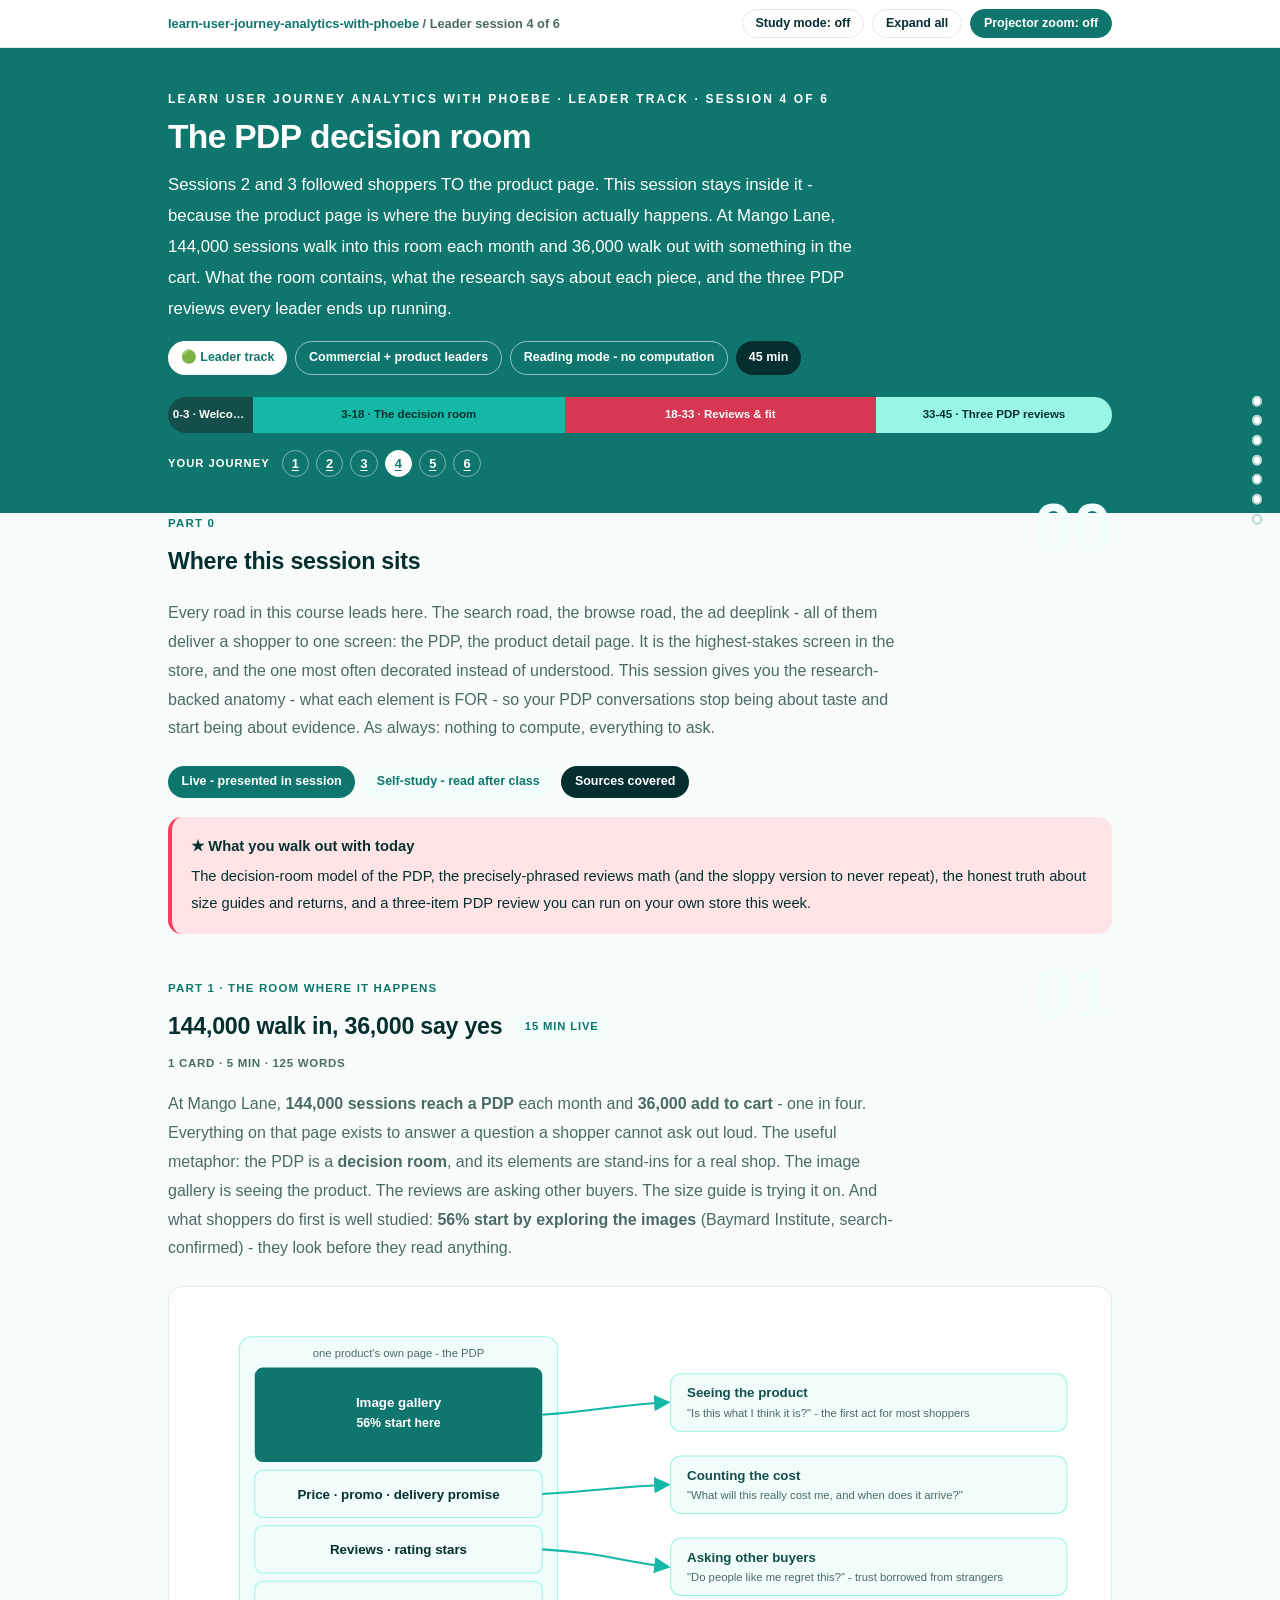
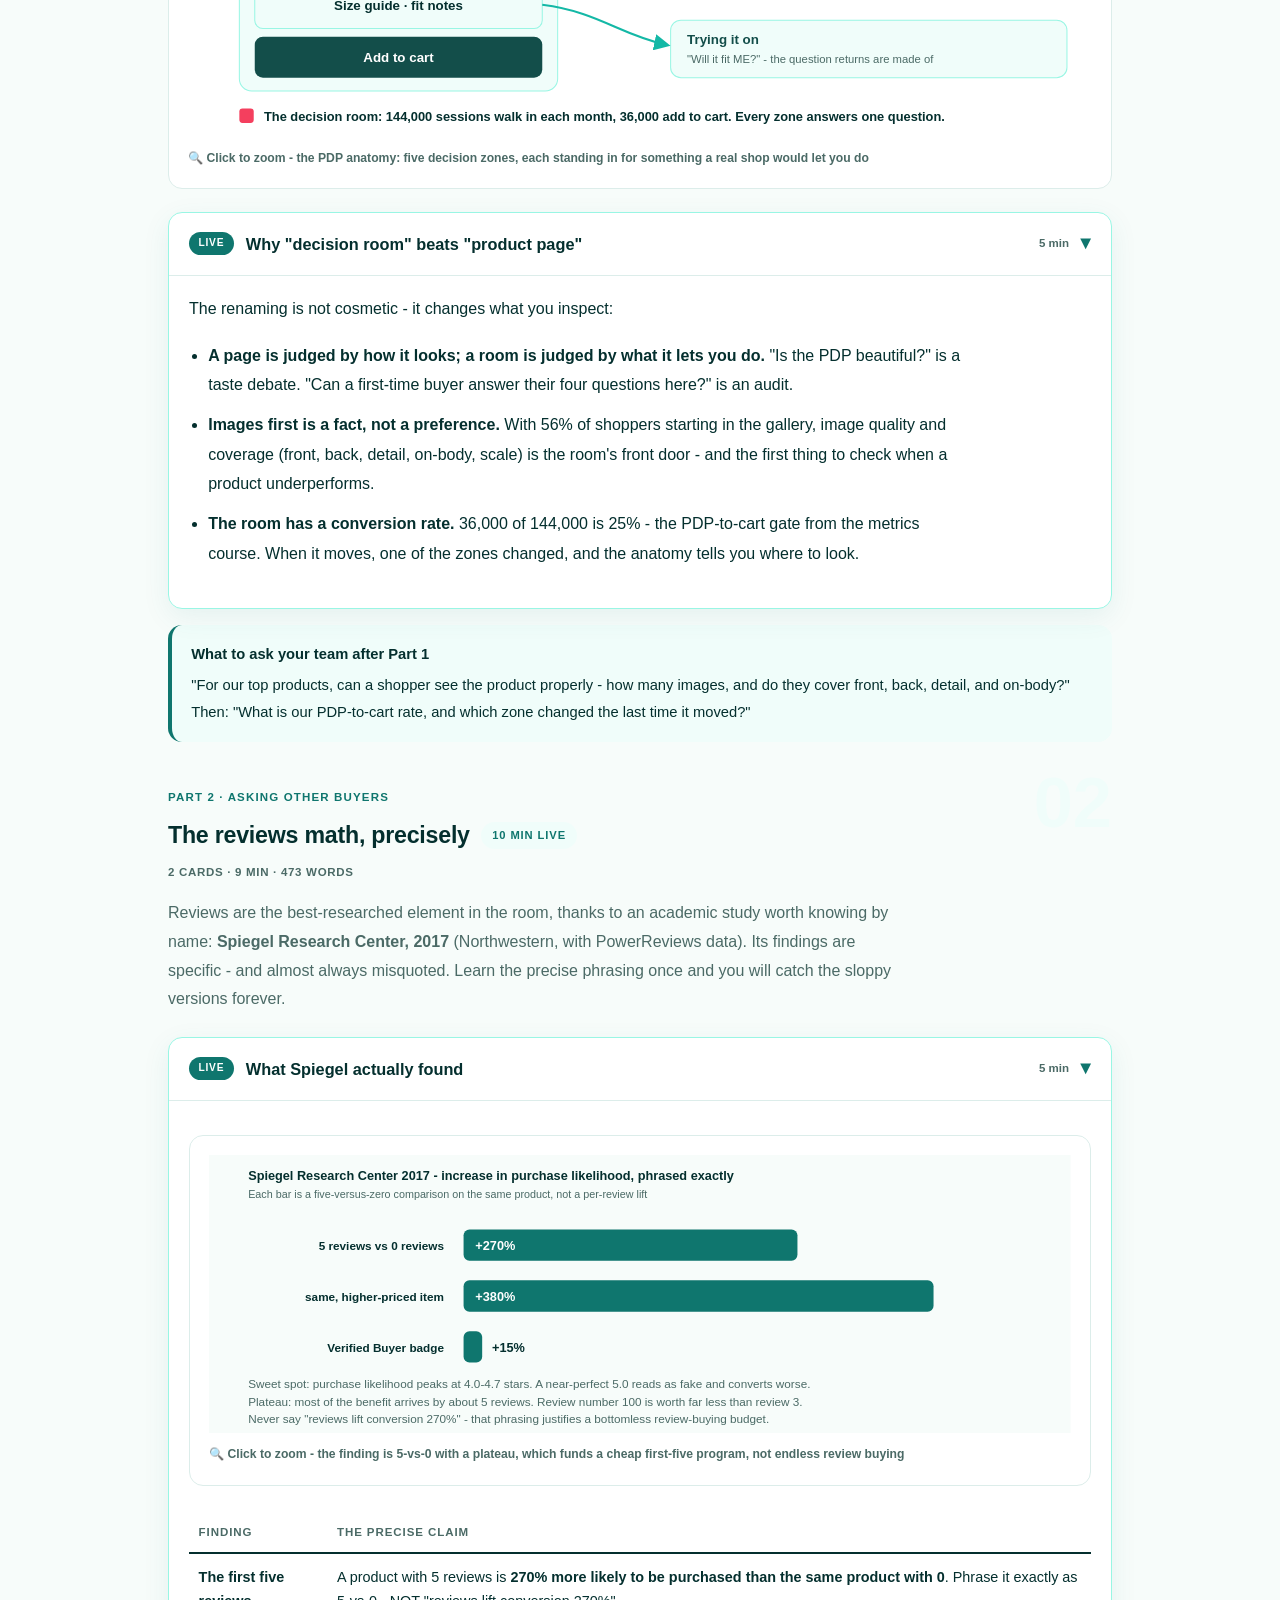
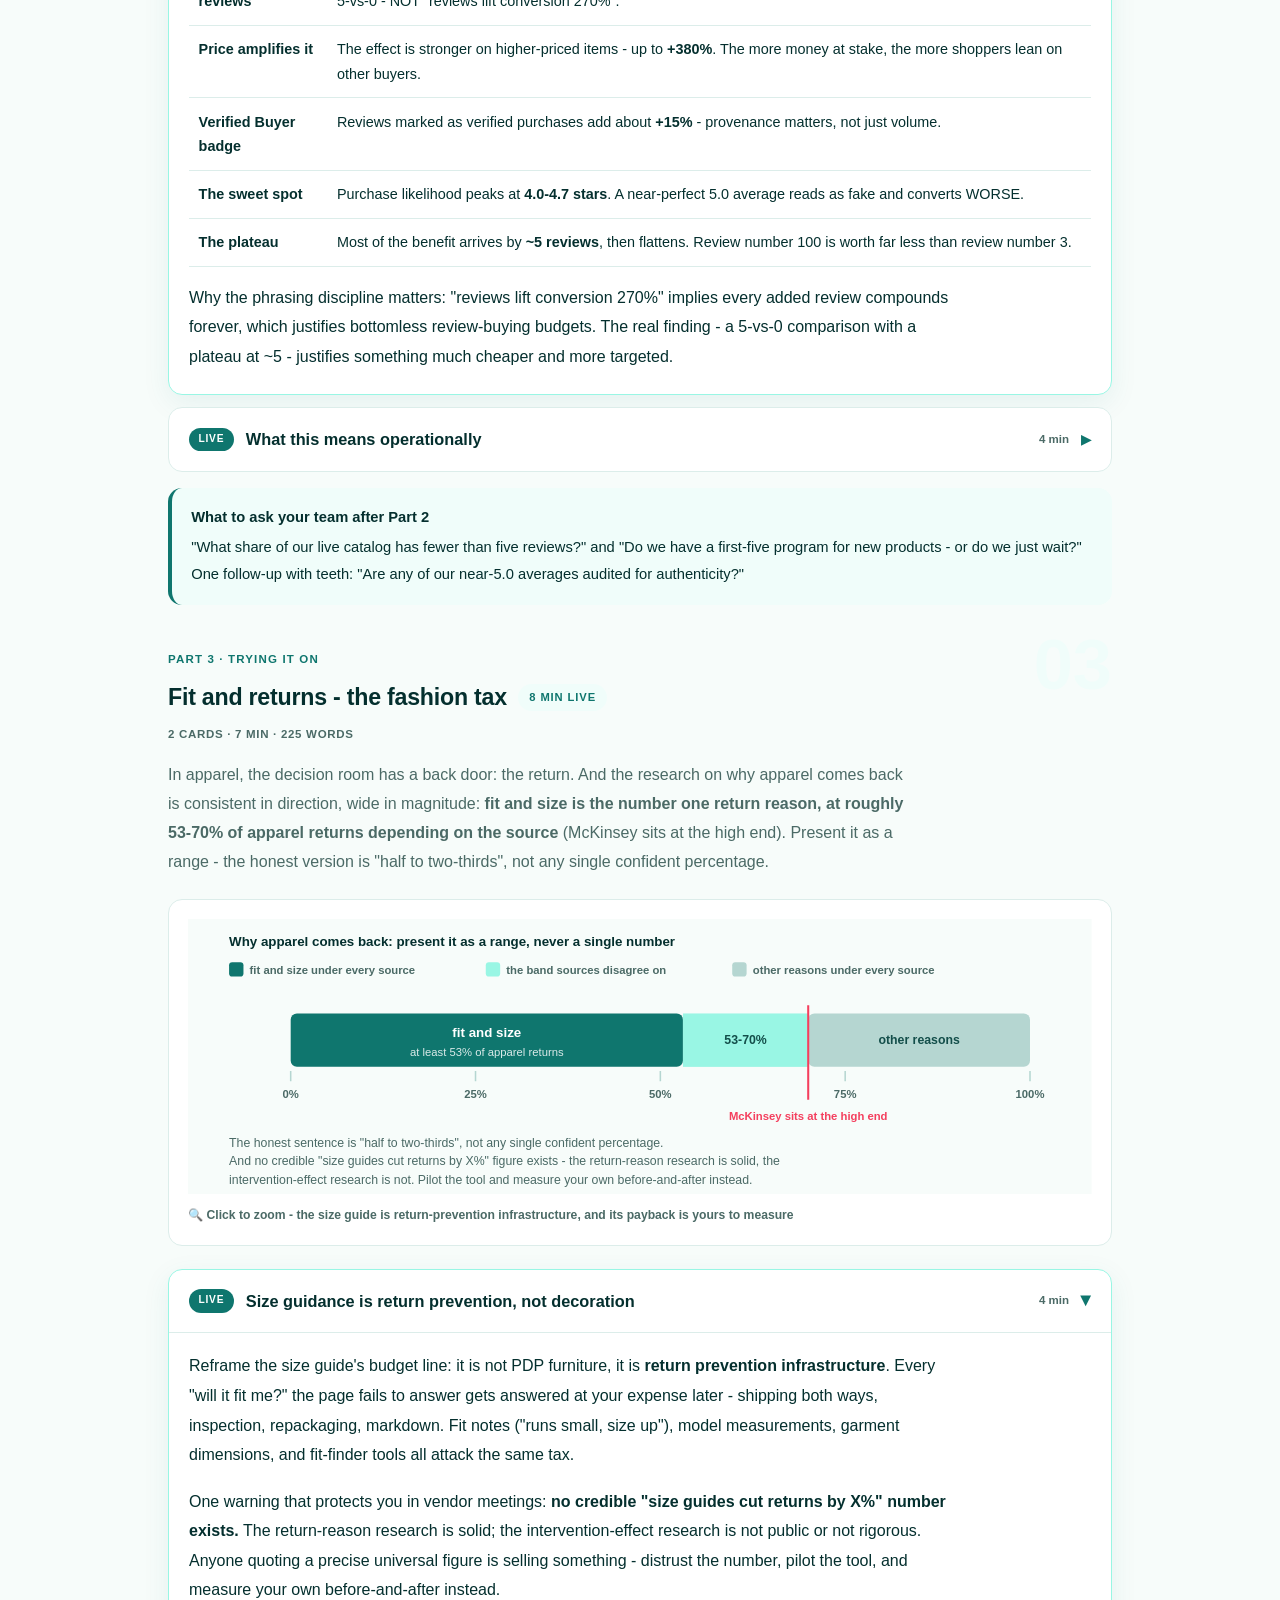
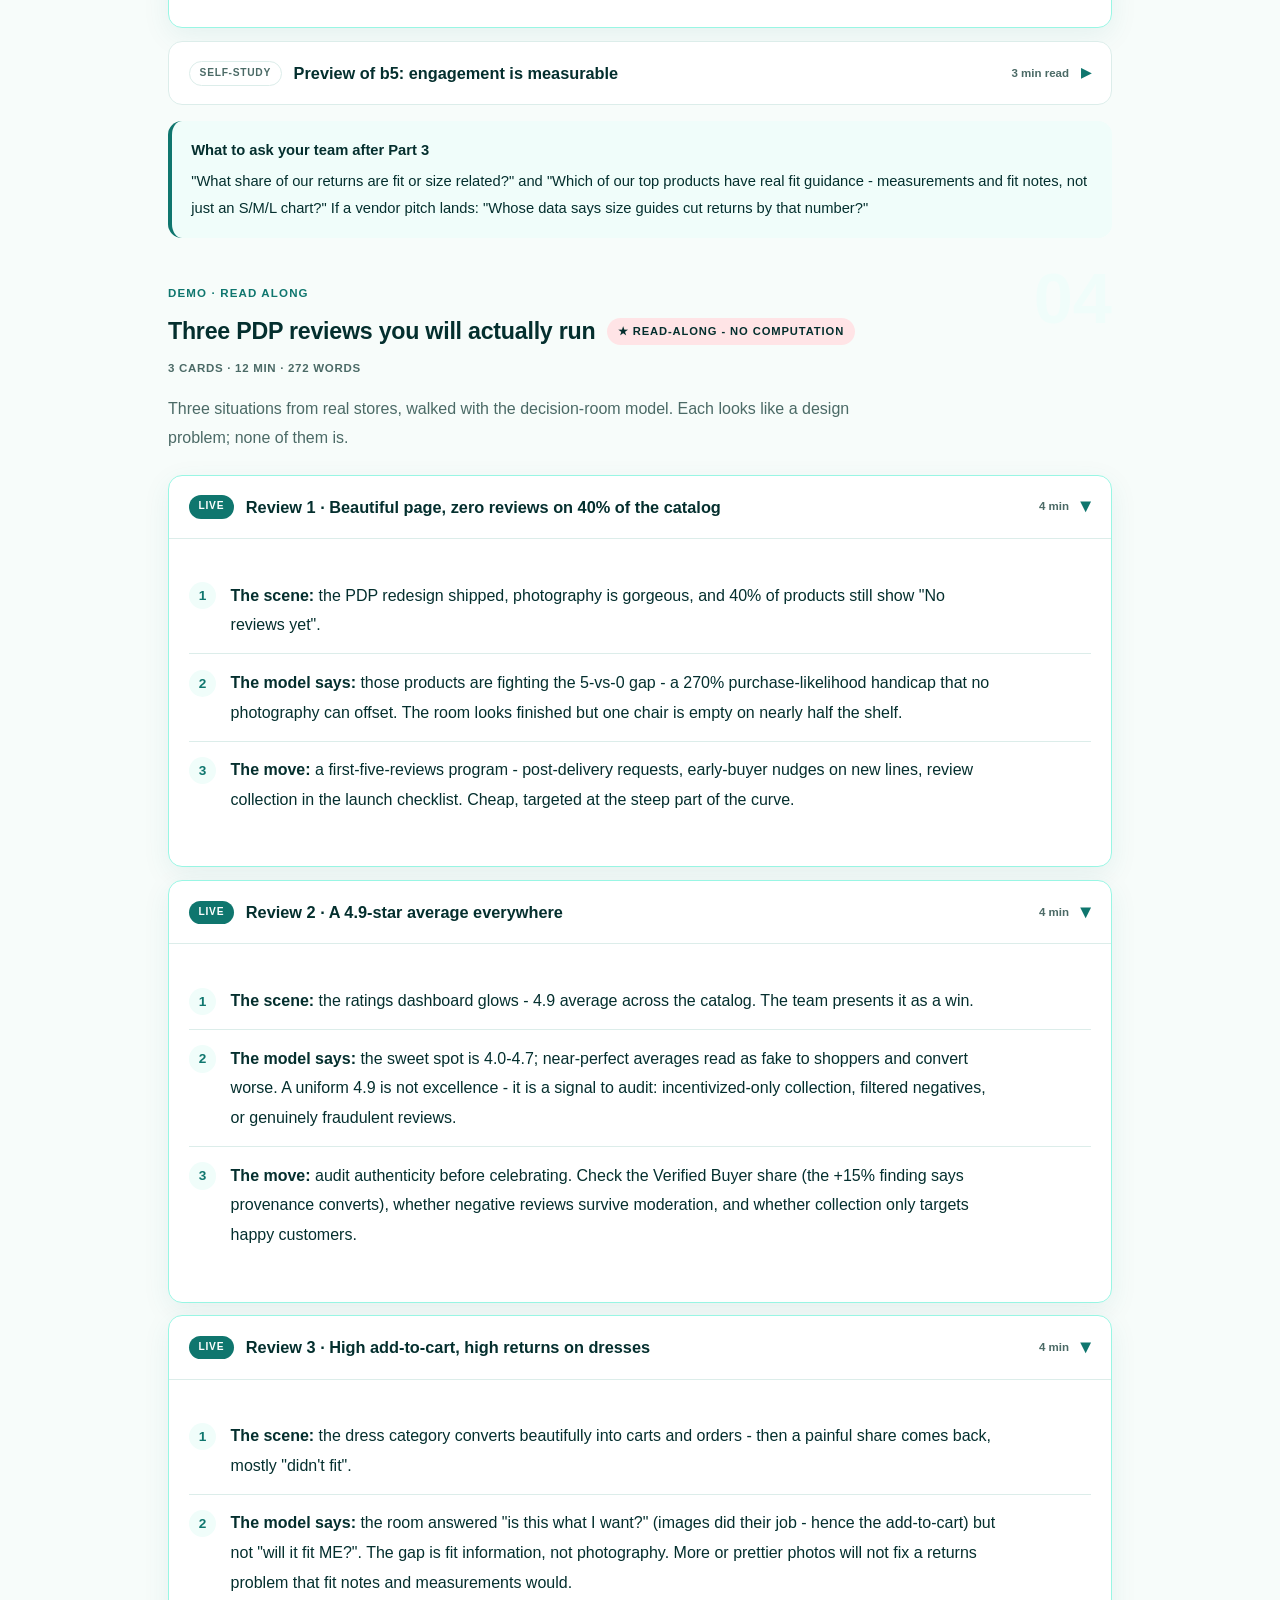
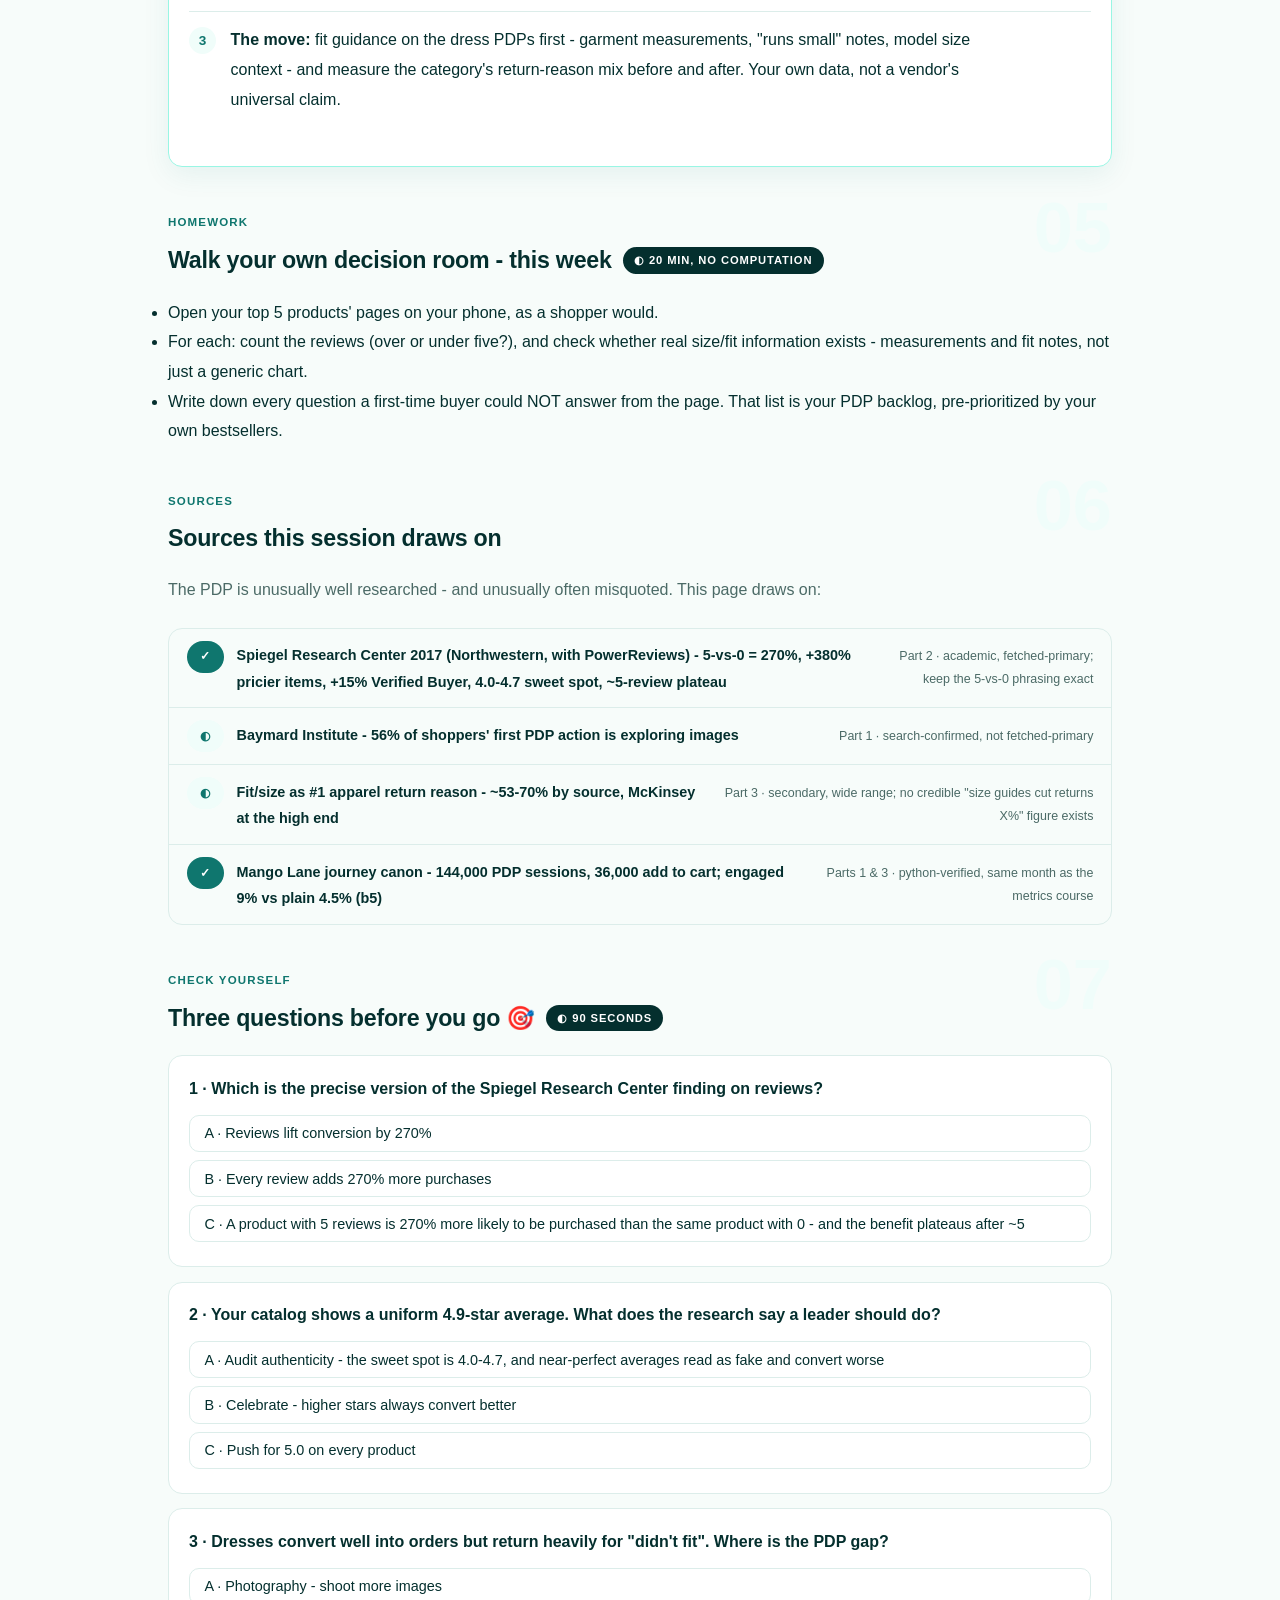
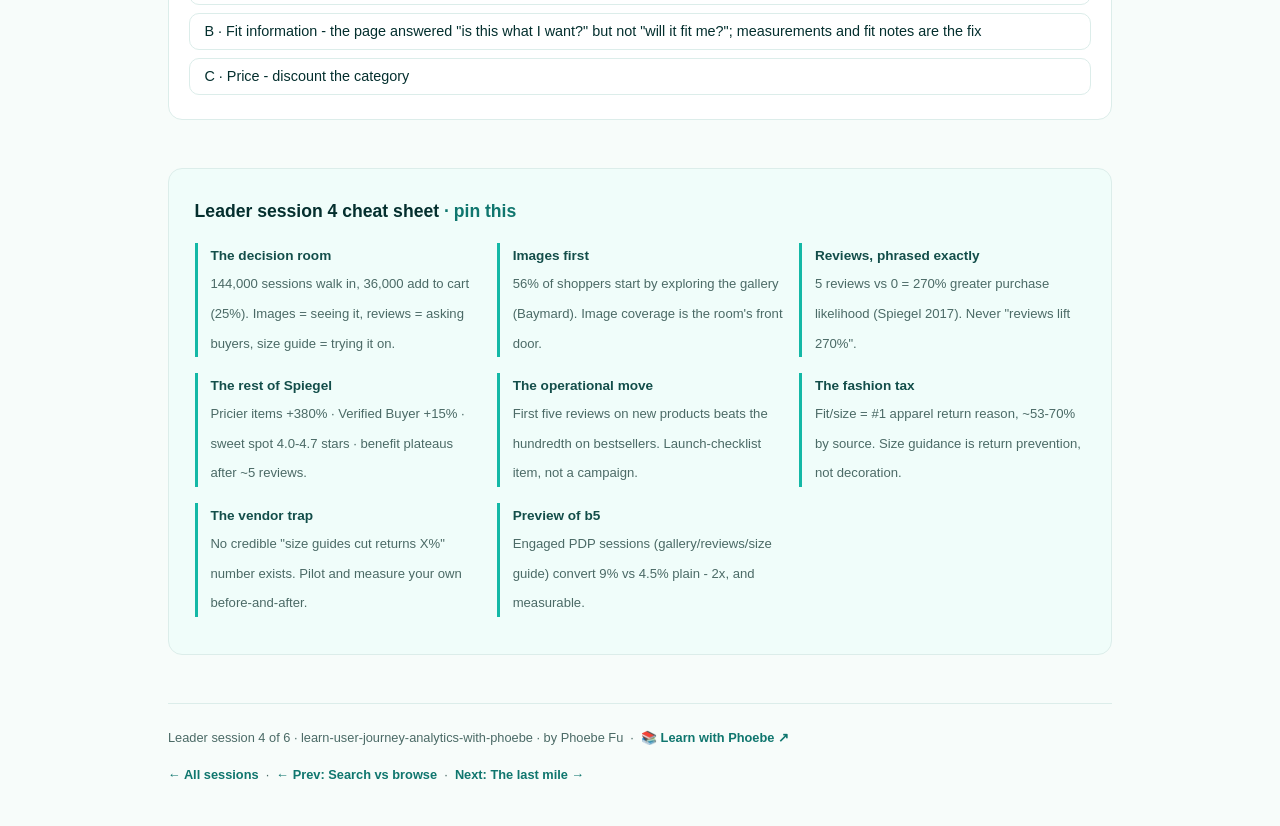
<file: courses/a4-the-pdp-decision-room.html>
<!DOCTYPE html>
<html lang="en">
<head>
<meta charset="UTF-8">
<meta name="viewport" content="width=device-width, initial-scale=1.0">
<!-- social:start -->
<meta name="description" content="Leader session 4 of 6. Every road in this course leads here. The search road, the browse road, the ad deeplink - all of them deliver a shopper to one screen: the PDP, the product detail page. It is...">
<meta property="og:type" content="article">
<meta property="og:site_name" content="Learn with Phoebe">
<meta property="og:title" content="The PDP decision room - learn user journey analytics with phoebe">
<meta property="og:description" content="Leader session 4 of 6. Every road in this course leads here. The search road, the browse road, the ad deeplink - all of them deliver a shopper to one screen: the PDP, the product detail page. It is...">
<meta property="og:url" content="https://phoebefu6.github.io/learn-user-journey-analytics-with-phoebe/courses/a4-the-pdp-decision-room.html">
<meta property="og:image" content="https://phoebefu6.github.io/learn-user-journey-analytics-with-phoebe/assets/og-cover.png">
<meta property="og:image:width" content="1200">
<meta property="og:image:height" content="630">
<meta name="twitter:card" content="summary_large_image">
<meta name="twitter:title" content="The PDP decision room - learn user journey analytics with phoebe">
<meta name="twitter:description" content="Leader session 4 of 6. Every road in this course leads here. The search road, the browse road, the ad deeplink - all of them deliver a shopper to one screen: the PDP, the product detail page. It is...">
<meta name="twitter:image" content="https://phoebefu6.github.io/learn-user-journey-analytics-with-phoebe/assets/og-cover.png">
<!-- social:end -->
<title>Leader session 4 · The PDP decision room - learn user journey analytics with phoebe</title>
<link rel="stylesheet" href="../assets/style.css?v=29">
</head>
<body>

<div class="toolbar">
  <div class="wrap">
    <span class="crumb"><a href="../index.html">learn-user-journey-analytics-with-phoebe</a> / Leader session 4 of 6</span>
    <button class="btn" id="toggle-all" type="button">Expand all</button>
    <button class="btn primary" id="zoom-toggle" type="button">Projector zoom: off</button>
  </div>
</div>

<header class="masthead">
  <div class="wrap">
    <div class="eyebrow">Learn User Journey Analytics with Phoebe · Leader track · Session 4 of 6</div>
    <h1>The PDP <span class="accent">decision room</span></h1>
    <p class="sub">Sessions 2 and 3 followed shoppers TO the product page. This session stays inside it - because the product page is where the buying decision actually happens. At Mango Lane, 144,000 sessions walk into this room each month and 36,000 walk out with something in the cart. What the room contains, what the research says about each piece, and the three PDP reviews every leader ends up running.</p>
    <div class="chip-row">
      <span class="chip level">🟢 Leader track</span>
      <span class="chip audience">Commercial + product leaders</span>
      <span class="chip audience">Reading mode - no computation</span>
      <span class="chip time">45 min</span>
    </div>
    <div class="agenda">
      <span class="a1" style="flex:1">0-3 · Welcome</span>
      <span class="a2" style="flex:4">3-18 · The decision room</span>
      <span class="a3" style="flex:4">18-33 · Reviews &amp; fit</span>
      <span class="a4" style="flex:3">33-45 · Three PDP reviews</span>
    </div>
  </div>
</header>

<main class="wrap">

  <!-- ============ INTRO ============ -->
  <section class="section" id="intro">
    <div class="section-kicker">
      <span class="klabel">Part 0</span>
      <h2>Where this session sits</h2>
    </div>
    <p class="lede">Every road in this course leads here. The search road, the browse road, the ad deeplink - all of them deliver a shopper to one screen: the PDP, the product detail page. It is the highest-stakes screen in the store, and the one most often decorated instead of understood. This session gives you the research-backed anatomy - what each element is FOR - so your PDP conversations stop being about taste and start being about evidence. As always: nothing to compute, everything to ask.</p>
    <div class="legend">
      <span class="pill solid">Live - presented in session</span>
      <span class="pill light">Self-study - read after class</span>
      <span class="pill inkpill">Sources covered</span>
    </div>
    <div class="callout win">
      <strong>★ What you walk out with today</strong>
      The decision-room model of the PDP, the precisely-phrased reviews math (and the sloppy version to never repeat), the honest truth about size guides and returns, and a three-item PDP review you can run on your own store this week.
    </div>
  </section>

  <!-- ============ PART 1: THE DECISION ROOM ============ -->
  <section class="section" id="room">
    <div class="section-kicker">
      <span class="klabel">Part 1 · the room where it happens</span>
      <h2>144,000 walk in, 36,000 say yes <span class="tag concept">15 min live</span></h2>
    </div>
    <p class="lede">At Mango Lane, <strong>144,000 sessions reach a PDP</strong> each month and <strong>36,000 add to cart</strong> - one in four. Everything on that page exists to answer a question a shopper cannot ask out loud. The useful metaphor: the PDP is a <strong>decision room</strong>, and its elements are stand-ins for a real shop. The image gallery is seeing the product. The reviews are asking other buyers. The size guide is trying it on. And what shoppers do first is well studied: <strong>56% start by exploring the images</strong> (Baymard Institute, search-confirmed) - they look before they read anything.</p>

    <figure class="zoomable">
      <svg viewBox="0 0 880 420" xmlns="http://www.w3.org/2000/svg" role="img" aria-label="PDP anatomy: one product page with its decision zones labeled - gallery, price and promo, reviews, size and fit, add to cart - and the shopper question each zone answers">
        <style>
          .pdH { font: 700 13px Inter, sans-serif; fill: #042F2E; }
          .pdV { font: 800 13px Inter, sans-serif; fill: #134E4A; }
          .pdC { font: 400 11px Inter, sans-serif; fill: #4B6A66; }
          .pdT { font: 800 13px Inter, sans-serif; fill: #FFFFFF; }
          .pdW { font: 600 12px Inter, sans-serif; fill: #FFFFFF; }
          .pdN { font: 600 12.5px Inter, sans-serif; fill: #042F2E; }
          .pdLn { stroke: #14B8A6; stroke-width: 2; fill: none; marker-end: url(#pdLnHead); }
        </style>
        <defs>
          <marker id="pdLnHead" markerWidth="8" markerHeight="8" refX="6" refY="4" orient="auto">
            <path d="M0,0 L8,4 L0,8 z" fill="#14B8A6"/>
          </marker>
        </defs>

        <!-- The page frame -->
        <rect x="50" y="30" width="310" height="345" rx="12" fill="#F0FDFA" stroke="#99F6E4"/>
        <text class="pdC" x="205" y="50" text-anchor="middle">one product's own page - the PDP</text>

        <!-- Gallery zone -->
        <rect x="65" y="60" width="280" height="92" rx="8" fill="#0F766E"/>
        <text class="pdT" x="205" y="98" text-anchor="middle">Image gallery</text>
        <text class="pdW" x="205" y="118" text-anchor="middle">56% start here</text>

        <!-- Price + promo zone -->
        <rect x="65" y="160" width="280" height="46" rx="8" fill="#F0FDFA" stroke="#99F6E4"/>
        <text class="pdH" x="205" y="188" text-anchor="middle">Price · promo · delivery promise</text>

        <!-- Reviews zone -->
        <rect x="65" y="214" width="280" height="46" rx="8" fill="#F0FDFA" stroke="#99F6E4"/>
        <text class="pdH" x="205" y="242" text-anchor="middle">Reviews · rating stars</text>

        <!-- Size & fit zone -->
        <rect x="65" y="268" width="280" height="46" rx="8" fill="#F0FDFA" stroke="#99F6E4"/>
        <text class="pdH" x="205" y="296" text-anchor="middle">Size guide · fit notes</text>

        <!-- Add to cart -->
        <rect x="65" y="322" width="280" height="40" rx="8" fill="#134E4A"/>
        <text class="pdT" x="205" y="347" text-anchor="middle">Add to cart</text>

        <!-- Annotations right -->
        <rect x="470" y="66" width="386" height="56" rx="10" fill="#F0FDFA" stroke="#99F6E4"/>
        <text class="pdV" x="486" y="89">Seeing the product</text>
        <text class="pdC" x="486" y="108">"Is this what I think it is?" - the first act for most shoppers</text>
        <path class="pdLn" d="M345,106 C400,102 420,96 466,94"/>

        <rect x="470" y="146" width="386" height="56" rx="10" fill="#F0FDFA" stroke="#99F6E4"/>
        <text class="pdV" x="486" y="169">Counting the cost</text>
        <text class="pdC" x="486" y="188">"What will this really cost me, and when does it arrive?"</text>
        <path class="pdLn" d="M345,183 C400,180 420,176 466,174"/>

        <rect x="470" y="226" width="386" height="56" rx="10" fill="#F0FDFA" stroke="#99F6E4"/>
        <text class="pdV" x="486" y="249">Asking other buyers</text>
        <text class="pdC" x="486" y="268">"Do people like me regret this?" - trust borrowed from strangers</text>
        <path class="pdLn" d="M345,237 C400,240 420,248 466,254"/>

        <rect x="470" y="306" width="386" height="56" rx="10" fill="#F0FDFA" stroke="#99F6E4"/>
        <text class="pdV" x="486" y="329">Trying it on</text>
        <text class="pdC" x="486" y="348">"Will it fit ME?" - the question returns are made of</text>
        <path class="pdLn" d="M345,291 C400,298 420,320 466,330"/>

        <!-- Bottom note -->
        <rect x="50" y="392" width="14" height="14" rx="3" fill="#F43F5E"/>
        <text class="pdN" x="74" y="404">The decision room: 144,000 sessions walk in each month, 36,000 add to cart. Every zone answers one question.</text>
      </svg>
      <figcaption>🔍 Click to zoom - the PDP anatomy: five decision zones, each standing in for something a real shop would let you do</figcaption>
    </figure>

    <details class="card" open>
      <summary><span class="mode live">Live</span>Why "decision room" beats "product page"<span class="mini">5 min</span><span class="caret">▶</span></summary>
      <div class="body">
        <p>The renaming is not cosmetic - it changes what you inspect:</p>
        <ul>
          <li><strong>A page is judged by how it looks; a room is judged by what it lets you do.</strong> "Is the PDP beautiful?" is a taste debate. "Can a first-time buyer answer their four questions here?" is an audit.</li>
          <li><strong>Images first is a fact, not a preference.</strong> With 56% of shoppers starting in the gallery, image quality and coverage (front, back, detail, on-body, scale) is the room's front door - and the first thing to check when a product underperforms.</li>
          <li><strong>The room has a conversion rate.</strong> 36,000 of 144,000 is 25% - the PDP-to-cart gate from the metrics course. When it moves, one of the zones changed, and the anatomy tells you where to look.</li>
        </ul>
      </div>
    </details>

    <div class="callout tip">
      <strong>What to ask your team after Part 1</strong>
      "For our top products, can a shopper see the product properly - how many images, and do they cover front, back, detail, and on-body?" Then: "What is our PDP-to-cart rate, and which zone changed the last time it moved?"
    </div>
  </section>

  <!-- ============ PART 2: THE REVIEWS MATH ============ -->
  <section class="section" id="reviews">
    <div class="section-kicker">
      <span class="klabel">Part 2 · asking other buyers</span>
      <h2>The reviews math, precisely <span class="tag concept">10 min live</span></h2>
    </div>
    <p class="lede">Reviews are the best-researched element in the room, thanks to an academic study worth knowing by name: <strong>Spiegel Research Center, 2017</strong> (Northwestern, with PowerReviews data). Its findings are specific - and almost always misquoted. Learn the precise phrasing once and you will catch the sloppy versions forever.</p>

    <details class="card" open>
      <summary><span class="mode live">Live</span>What Spiegel actually found<span class="mini">5 min</span><span class="caret">▶</span></summary>
      <div class="body">

        <figure class="zoomable">
          <svg viewBox="0 0 880 284" xmlns="http://www.w3.org/2000/svg" role="img" aria-label="A bar chart of the Spiegel Research Center 2017 findings, each stated as a five-versus-zero comparison on the same product. A product with five reviews is 270 percent more likely to be purchased than the same product with none, the effect rises to 380 percent on higher-priced items, and reviews marked as verified purchases add about 15 percent. Purchase likelihood peaks at 4.0 to 4.7 stars and the benefit plateaus at around five reviews.">
            <style>
              .a4spT { font: 700 13px Inter, sans-serif; fill: #042F2E; }
              .a4spS { font: 400 11px Inter, sans-serif; fill: #4B6A66; }
              .a4spL { font: 600 12px Inter, sans-serif; fill: #042F2E; }
              .a4spV { font: 800 13px Inter, sans-serif; fill: #FFFFFF; }
              .a4spO { font: 800 13px Inter, sans-serif; fill: #042F2E; }
              .a4spN { font: 400 12px Inter, sans-serif; fill: #4B6A66; }
            </style>
            <rect x="0" y="0" width="880" height="284" fill="#F7FCFA"/>
            <text class="a4spT" x="40" y="26">Spiegel Research Center 2017 - increase in purchase likelihood, phrased exactly</text>
            <text class="a4spS" x="40" y="44">Each bar is a five-versus-zero comparison on the same product, not a per-review lift</text>

            <text class="a4spL" x="240" y="97" text-anchor="end">5 reviews vs 0 reviews</text>
            <rect x="260" y="76" width="341" height="32" rx="6" fill="#0F766E"/>
            <text class="a4spV" x="272" y="97">+270%</text>

            <text class="a4spL" x="240" y="149" text-anchor="end">same, higher-priced item</text>
            <rect x="260" y="128" width="480" height="32" rx="6" fill="#0F766E"/>
            <text class="a4spV" x="272" y="149">+380%</text>

            <text class="a4spL" x="240" y="201" text-anchor="end">Verified Buyer badge</text>
            <rect x="260" y="180" width="19" height="32" rx="6" fill="#0F766E"/>
            <text class="a4spO" x="289" y="201">+15%</text>

            <text class="a4spN" x="40" y="238">Sweet spot: purchase likelihood peaks at 4.0-4.7 stars. A near-perfect 5.0 reads as fake and converts worse.</text>
            <text class="a4spN" x="40" y="256">Plateau: most of the benefit arrives by about 5 reviews. Review number 100 is worth far less than review 3.</text>
            <text class="a4spN" x="40" y="274">Never say "reviews lift conversion 270%" - that phrasing justifies a bottomless review-buying budget.</text>
          </svg>
          <figcaption>🔍 Click to zoom - the finding is 5-vs-0 with a plateau, which funds a cheap first-five program, not endless review buying</figcaption>
        </figure>

        <table class="clean">
          <thead><tr><th>Finding</th><th>The precise claim</th></tr></thead>
          <tbody>
            <tr><td>The first five reviews</td><td>A product with 5 reviews is <strong>270% more likely to be purchased than the same product with 0</strong>. Phrase it exactly as 5-vs-0 - NOT "reviews lift conversion 270%".</td></tr>
            <tr><td>Price amplifies it</td><td>The effect is stronger on higher-priced items - up to <strong>+380%</strong>. The more money at stake, the more shoppers lean on other buyers.</td></tr>
            <tr><td>Verified Buyer badge</td><td>Reviews marked as verified purchases add about <strong>+15%</strong> - provenance matters, not just volume.</td></tr>
            <tr><td>The sweet spot</td><td>Purchase likelihood peaks at <strong>4.0-4.7 stars</strong>. A near-perfect 5.0 average reads as fake and converts WORSE.</td></tr>
            <tr><td>The plateau</td><td>Most of the benefit arrives by <strong>~5 reviews</strong>, then flattens. Review number 100 is worth far less than review number 3.</td></tr>
          </tbody>
        </table>
        <p>Why the phrasing discipline matters: "reviews lift conversion 270%" implies every added review compounds forever, which justifies bottomless review-buying budgets. The real finding - a 5-vs-0 comparison with a plateau at ~5 - justifies something much cheaper and more targeted.</p>
      </div>
    </details>

    <details class="card">
      <summary><span class="mode live">Live</span>What this means operationally<span class="mini">4 min</span><span class="caret">▶</span></summary>
      <div class="body">
        <p>Put the plateau and the 5-vs-0 finding together and the operational conclusion writes itself: <strong>getting the FIRST five reviews onto new products beats accumulating the hundredth on bestsellers.</strong> Bestsellers gather reviews on their own; new products sit at the steep part of the curve, where each review moves real probability. The programs that work are unglamorous: post-purchase review requests timed after delivery, small incentives for early buyers of new lines, and seeding review collection into every product launch checklist rather than treating it as marketing's occasional campaign.</p>
        <div class="callout example">
          <span class="ex-pill">Real world</span>
          <p><strong>The zero-review shelf is the commonest PDP finding.</strong> Stores with thousands of glowing reviews on their top 50 products routinely have 30-50% of the catalog sitting at zero - every one of those products fighting the 5-vs-0 gap on every visit. Nobody notices because dashboards report the average, and the average is carried by the bestsellers.</p>
        </div>
      </div>
    </details>

    <div class="callout tip">
      <strong>What to ask your team after Part 2</strong>
      "What share of our live catalog has fewer than five reviews?" and "Do we have a first-five program for new products - or do we just wait?" One follow-up with teeth: "Are any of our near-5.0 averages audited for authenticity?"
    </div>
  </section>

  <!-- ============ PART 3: FIT AND RETURNS ============ -->
  <section class="section" id="fit">
    <div class="section-kicker">
      <span class="klabel">Part 3 · trying it on</span>
      <h2>Fit and returns - the fashion tax <span class="tag concept">8 min live</span></h2>
    </div>
    <p class="lede">In apparel, the decision room has a back door: the return. And the research on why apparel comes back is consistent in direction, wide in magnitude: <strong>fit and size is the number one return reason, at roughly 53-70% of apparel returns depending on the source</strong> (McKinsey sits at the high end). Present it as a range - the honest version is "half to two-thirds", not any single confident percentage.</p>

    <figure class="zoomable">
      <svg viewBox="0 0 880 268" xmlns="http://www.w3.org/2000/svg" role="img" aria-label="A single hundred percent bar of apparel returns split by reason. Every source agrees that at least 53 percent of apparel returns are fit and size. Between 53 and 70 percent the sources disagree, with McKinsey sitting at the high end. Above 70 percent every source attributes returns to other reasons. The honest sentence is half to two-thirds, not a single confident percentage.">
        <style>
          .a4frT { font: 700 13px Inter, sans-serif; fill: #042F2E; }
          .a4frK { font: 600 11px Inter, sans-serif; fill: #4B6A66; }
          .a4frW { font: 800 13px Inter, sans-serif; fill: #FFFFFF; }
          .a4frS { font: 400 11px Inter, sans-serif; fill: rgba(255,255,255,.85); }
          .a4frD { font: 800 12px Inter, sans-serif; fill: #134E4A; }
          .a4frA { font: 600 11px Inter, sans-serif; fill: #4B6A66; }
          .a4frM { font: 700 11px Inter, sans-serif; fill: #F43F5E; }
          .a4frN { font: 400 12px Inter, sans-serif; fill: #4B6A66; }
        </style>
        <rect x="0" y="0" width="880" height="268" fill="#F7FCFA"/>
        <text class="a4frT" x="40" y="26">Why apparel comes back: present it as a range, never a single number</text>

        <rect x="40" y="42" width="14" height="14" rx="3" fill="#0F766E"/>
        <text class="a4frK" x="60" y="54">fit and size under every source</text>
        <rect x="290" y="42" width="14" height="14" rx="3" fill="#99F6E4"/>
        <text class="a4frK" x="310" y="54">the band sources disagree on</text>
        <rect x="530" y="42" width="14" height="14" rx="3" fill="#B5D6D1"/>
        <text class="a4frK" x="550" y="54">other reasons under every source</text>

        <rect x="100" y="92" width="382" height="52" rx="6" fill="#0F766E"/>
        <rect x="482" y="92" width="122" height="52" fill="#99F6E4"/>
        <rect x="604" y="92" width="216" height="52" rx="6" fill="#B5D6D1"/>
        <text class="a4frW" x="291" y="115" text-anchor="middle">fit and size</text>
        <text class="a4frS" x="291" y="133" text-anchor="middle">at least 53% of apparel returns</text>
        <text class="a4frD" x="543" y="122" text-anchor="middle">53-70%</text>
        <text class="a4frD" x="712" y="122" text-anchor="middle">other reasons</text>

        <line x1="604" y1="84" x2="604" y2="176" stroke="#F43F5E" stroke-width="2"/>
        <text class="a4frM" x="604" y="196" text-anchor="middle">McKinsey sits at the high end</text>

        <line x1="100" y1="148" x2="100" y2="158" stroke="#B5D6D1" stroke-width="1.5"/>
        <line x1="280" y1="148" x2="280" y2="158" stroke="#B5D6D1" stroke-width="1.5"/>
        <line x1="460" y1="148" x2="460" y2="158" stroke="#B5D6D1" stroke-width="1.5"/>
        <line x1="640" y1="148" x2="640" y2="158" stroke="#B5D6D1" stroke-width="1.5"/>
        <line x1="820" y1="148" x2="820" y2="158" stroke="#B5D6D1" stroke-width="1.5"/>
        <text class="a4frA" x="100" y="174" text-anchor="middle">0%</text>
        <text class="a4frA" x="280" y="174" text-anchor="middle">25%</text>
        <text class="a4frA" x="460" y="174" text-anchor="middle">50%</text>
        <text class="a4frA" x="640" y="174" text-anchor="middle">75%</text>
        <text class="a4frA" x="820" y="174" text-anchor="middle">100%</text>

        <text class="a4frN" x="40" y="222">The honest sentence is "half to two-thirds", not any single confident percentage.</text>
        <text class="a4frN" x="40" y="240">And no credible "size guides cut returns by X%" figure exists - the return-reason research is solid, the</text>
        <text class="a4frN" x="40" y="258">intervention-effect research is not. Pilot the tool and measure your own before-and-after instead.</text>
      </svg>
      <figcaption>🔍 Click to zoom - the size guide is return-prevention infrastructure, and its payback is yours to measure</figcaption>
    </figure>

    <details class="card" open>
      <summary><span class="mode live">Live</span>Size guidance is return prevention, not decoration<span class="mini">4 min</span><span class="caret">▶</span></summary>
      <div class="body">
        <p>Reframe the size guide's budget line: it is not PDP furniture, it is <strong>return prevention infrastructure</strong>. Every "will it fit me?" the page fails to answer gets answered at your expense later - shipping both ways, inspection, repackaging, markdown. Fit notes ("runs small, size up"), model measurements, garment dimensions, and fit-finder tools all attack the same tax.</p>
        <p>One warning that protects you in vendor meetings: <strong>no credible "size guides cut returns by X%" number exists.</strong> The return-reason research is solid; the intervention-effect research is not public or not rigorous. Anyone quoting a precise universal figure is selling something - distrust the number, pilot the tool, and measure your own before-and-after instead.</p>
      </div>
    </details>

    <details class="card">
      <summary><span class="mode self">Self-study</span>Preview of b5: engagement is measurable<span class="mini">3 min read</span><span class="caret">▶</span></summary>
      <div class="body">
        <p>The analyst track (b5) measures the decision room directly. At Mango Lane, sessions that ENGAGE with the room - viewed two or more gallery images, opened the reviews, or used the size guide - convert to order at <strong>9%</strong>, against <strong>4.5%</strong> for sessions that landed on a PDP and did none of those things. Half of PDP sessions engage, half do not, and the engaged half converts <strong>2x</strong>. Correlation runs both ways (intent drives engagement too), but the operational reading holds: the decision-room elements are where conversion lives, and whether shoppers can even reach them - gallery swipe visible? reviews above the fold? size guide findable? - is measurable, not a matter of opinion.</p>
      </div>
    </details>

    <div class="callout tip">
      <strong>What to ask your team after Part 3</strong>
      "What share of our returns are fit or size related?" and "Which of our top products have real fit guidance - measurements and fit notes, not just an S/M/L chart?" If a vendor pitch lands: "Whose data says size guides cut returns by that number?"
    </div>
  </section>

  <!-- ============ DEMO: THREE PDP REVIEWS ============ -->
  <section class="section" id="pdpreviews">
    <div class="section-kicker">
      <span class="klabel">Demo · read along</span>
      <h2>Three PDP reviews you will actually run <span class="tag demo">★ read-along - no computation</span></h2>
    </div>
    <p class="lede">Three situations from real stores, walked with the decision-room model. Each looks like a design problem; none of them is.</p>

    <details class="card" open>
      <summary><span class="mode live">Live</span>Review 1 · Beautiful page, zero reviews on 40% of the catalog<span class="mini">4 min</span><span class="caret">▶</span></summary>
      <div class="body">
        <div class="steps">
          <div class="step"><p><strong>The scene:</strong> the PDP redesign shipped, photography is gorgeous, and 40% of products still show "No reviews yet".</p></div>
          <div class="step"><p><strong>The model says:</strong> those products are fighting the 5-vs-0 gap - a 270% purchase-likelihood handicap that no photography can offset. The room looks finished but one chair is empty on nearly half the shelf.</p></div>
          <div class="step"><p><strong>The move:</strong> a first-five-reviews program - post-delivery requests, early-buyer nudges on new lines, review collection in the launch checklist. Cheap, targeted at the steep part of the curve.</p></div>
        </div>
      </div>
    </details>

    <details class="card" open>
      <summary><span class="mode live">Live</span>Review 2 · A 4.9-star average everywhere<span class="mini">4 min</span><span class="caret">▶</span></summary>
      <div class="body">
        <div class="steps">
          <div class="step"><p><strong>The scene:</strong> the ratings dashboard glows - 4.9 average across the catalog. The team presents it as a win.</p></div>
          <div class="step"><p><strong>The model says:</strong> the sweet spot is 4.0-4.7; near-perfect averages read as fake to shoppers and convert worse. A uniform 4.9 is not excellence - it is a signal to audit: incentivized-only collection, filtered negatives, or genuinely fraudulent reviews.</p></div>
          <div class="step"><p><strong>The move:</strong> audit authenticity before celebrating. Check the Verified Buyer share (the +15% finding says provenance converts), whether negative reviews survive moderation, and whether collection only targets happy customers.</p></div>
        </div>
      </div>
    </details>

    <details class="card" open>
      <summary><span class="mode live">Live</span>Review 3 · High add-to-cart, high returns on dresses<span class="mini">4 min</span><span class="caret">▶</span></summary>
      <div class="body">
        <div class="steps">
          <div class="step"><p><strong>The scene:</strong> the dress category converts beautifully into carts and orders - then a painful share comes back, mostly "didn't fit".</p></div>
          <div class="step"><p><strong>The model says:</strong> the room answered "is this what I want?" (images did their job - hence the add-to-cart) but not "will it fit ME?". The gap is fit information, not photography. More or prettier photos will not fix a returns problem that fit notes and measurements would.</p></div>
          <div class="step"><p><strong>The move:</strong> fit guidance on the dress PDPs first - garment measurements, "runs small" notes, model size context - and measure the category's return-reason mix before and after. Your own data, not a vendor's universal claim.</p></div>
        </div>
      </div>
    </details>
  </section>

  <!-- ============ HOMEWORK ============ -->
  <section class="section" id="exercise">
    <div class="section-kicker">
      <span class="klabel">Homework</span>
      <h2>Walk your own decision room - this week <span class="tag exercise">◐ 20 min, no computation</span></h2>
    </div>
    <ul>
      <li>Open your top 5 products' pages on your phone, as a shopper would.</li>
      <li>For each: count the reviews (over or under five?), and check whether real size/fit information exists - measurements and fit notes, not just a generic chart.</li>
      <li>Write down every question a first-time buyer could NOT answer from the page. That list is your PDP backlog, pre-prioritized by your own bestsellers.</li>
    </ul>
  </section>

  <!-- ============ SOURCES ============ -->
  <section class="section" id="official">
    <div class="section-kicker">
      <span class="klabel">Sources</span>
      <h2>Sources this session draws on</h2>
    </div>
    <p class="lede">The PDP is unusually well researched - and unusually often misquoted. This page draws on:</p>
    <div class="covered">
      <div class="covered-row"><span class="status pill solid">✓</span><span class="name">Spiegel Research Center 2017 (Northwestern, with PowerReviews) - 5-vs-0 = 270%, +380% pricier items, +15% Verified Buyer, 4.0-4.7 sweet spot, ~5-review plateau</span><span class="note">Part 2 · academic, fetched-primary; keep the 5-vs-0 phrasing exact</span></div>
      <div class="covered-row"><span class="status pill light">◐</span><span class="name">Baymard Institute - 56% of shoppers' first PDP action is exploring images</span><span class="note">Part 1 · search-confirmed, not fetched-primary</span></div>
      <div class="covered-row"><span class="status pill light">◐</span><span class="name">Fit/size as #1 apparel return reason - ~53-70% by source, McKinsey at the high end</span><span class="note">Part 3 · secondary, wide range; no credible "size guides cut returns X%" figure exists</span></div>
      <div class="covered-row"><span class="status pill solid">✓</span><span class="name">Mango Lane journey canon - 144,000 PDP sessions, 36,000 add to cart; engaged 9% vs plain 4.5% (b5)</span><span class="note">Parts 1 &amp; 3 · python-verified, same month as the metrics course</span></div>
    </div>
  </section>

  <!-- ============ QUIZ ============ -->
  <section class="section" id="quiz">
    <div class="section-kicker">
      <span class="klabel">Check yourself</span>
      <h2>Three questions before you go 🎯 <span class="tag exercise">◐ 90 seconds</span></h2>
    </div>
    <div class="quiz-q" data-answer="2">
      <p class="qtext">1 · Which is the precise version of the Spiegel Research Center finding on reviews?</p>
      <button class="qopt" type="button">A · Reviews lift conversion by 270%</button>
      <button class="qopt" type="button">B · Every review adds 270% more purchases</button>
      <button class="qopt" type="button">C · A product with 5 reviews is 270% more likely to be purchased than the same product with 0 - and the benefit plateaus after ~5</button>
      <p class="qwhy">It is a 5-vs-0 comparison with a plateau, not a per-review multiplier. The sloppy phrasing justifies bottomless review budgets; the precise one justifies a cheap first-five program on new products.</p>
    </div>
    <div class="quiz-q" data-answer="0">
      <p class="qtext">2 · Your catalog shows a uniform 4.9-star average. What does the research say a leader should do?</p>
      <button class="qopt" type="button">A · Audit authenticity - the sweet spot is 4.0-4.7, and near-perfect averages read as fake and convert worse</button>
      <button class="qopt" type="button">B · Celebrate - higher stars always convert better</button>
      <button class="qopt" type="button">C · Push for 5.0 on every product</button>
      <p class="qwhy">Spiegel found purchase likelihood peaks at 4.0-4.7 stars. A wall of 4.9s is a trust signal problem and often a collection-bias or fraud signal - check Verified Buyer share and whether negatives survive moderation.</p>
    </div>
    <div class="quiz-q" data-answer="1">
      <p class="qtext">3 · Dresses convert well into orders but return heavily for "didn't fit". Where is the PDP gap?</p>
      <button class="qopt" type="button">A · Photography - shoot more images</button>
      <button class="qopt" type="button">B · Fit information - the page answered "is this what I want?" but not "will it fit me?"; measurements and fit notes are the fix</button>
      <button class="qopt" type="button">C · Price - discount the category</button>
      <p class="qwhy">High add-to-cart says the images did their job. Fit/size is the #1 apparel return reason (~53-70% by source), so the missing zone is trying-it-on - fit guidance, measured with your own before-and-after, not a vendor's universal claim.</p>
    </div>
    <p class="quiz-score"></p>
  </section>

  <!-- ============ CHEAT SHEET ============ -->
  <section class="cheat" id="cheatsheet">
    <h3>Leader session 4 cheat sheet <span>· pin this</span></h3>
    <div class="grid-2">
      <div class="cheat-item"><b>The decision room</b><span>144,000 sessions walk in, 36,000 add to cart (25%). Images = seeing it, reviews = asking buyers, size guide = trying it on.</span></div>
      <div class="cheat-item"><b>Images first</b><span>56% of shoppers start by exploring the gallery (Baymard). Image coverage is the room's front door.</span></div>
      <div class="cheat-item"><b>Reviews, phrased exactly</b><span>5 reviews vs 0 = 270% greater purchase likelihood (Spiegel 2017). Never "reviews lift 270%".</span></div>
      <div class="cheat-item"><b>The rest of Spiegel</b><span>Pricier items +380% · Verified Buyer +15% · sweet spot 4.0-4.7 stars · benefit plateaus after ~5 reviews.</span></div>
      <div class="cheat-item"><b>The operational move</b><span>First five reviews on new products beats the hundredth on bestsellers. Launch-checklist item, not a campaign.</span></div>
      <div class="cheat-item"><b>The fashion tax</b><span>Fit/size = #1 apparel return reason, ~53-70% by source. Size guidance is return prevention, not decoration.</span></div>
      <div class="cheat-item"><b>The vendor trap</b><span>No credible "size guides cut returns X%" number exists. Pilot and measure your own before-and-after.</span></div>
      <div class="cheat-item"><b>Preview of b5</b><span>Engaged PDP sessions (gallery/reviews/size guide) convert 9% vs 4.5% plain - 2x, and measurable.</span></div>
    </div>
  </section>

  <footer class="pagefoot">
    <span>Leader session 4 of 6 · learn-user-journey-analytics-with-phoebe · by Phoebe Fu &nbsp;·&nbsp; 📚 <a href="https://phoebefu6.github.io/learn-with-phoebe/">Learn with Phoebe ↗</a></span>
    <span><a href="../index.html">← All sessions</a> &nbsp;·&nbsp; <a href="a3-search-vs-browse.html">← Prev: Search vs browse</a> &nbsp;·&nbsp; <a href="a5-the-last-mile.html">Next: The last mile →</a></span>
  </footer>

</main>

<script src="../assets/journey-live.js?v=7"></script>
<script src="../assets/tree-live.js?v=7"></script>
<script src="../assets/app.js?v=28"></script>
</body>
</html>
</file>
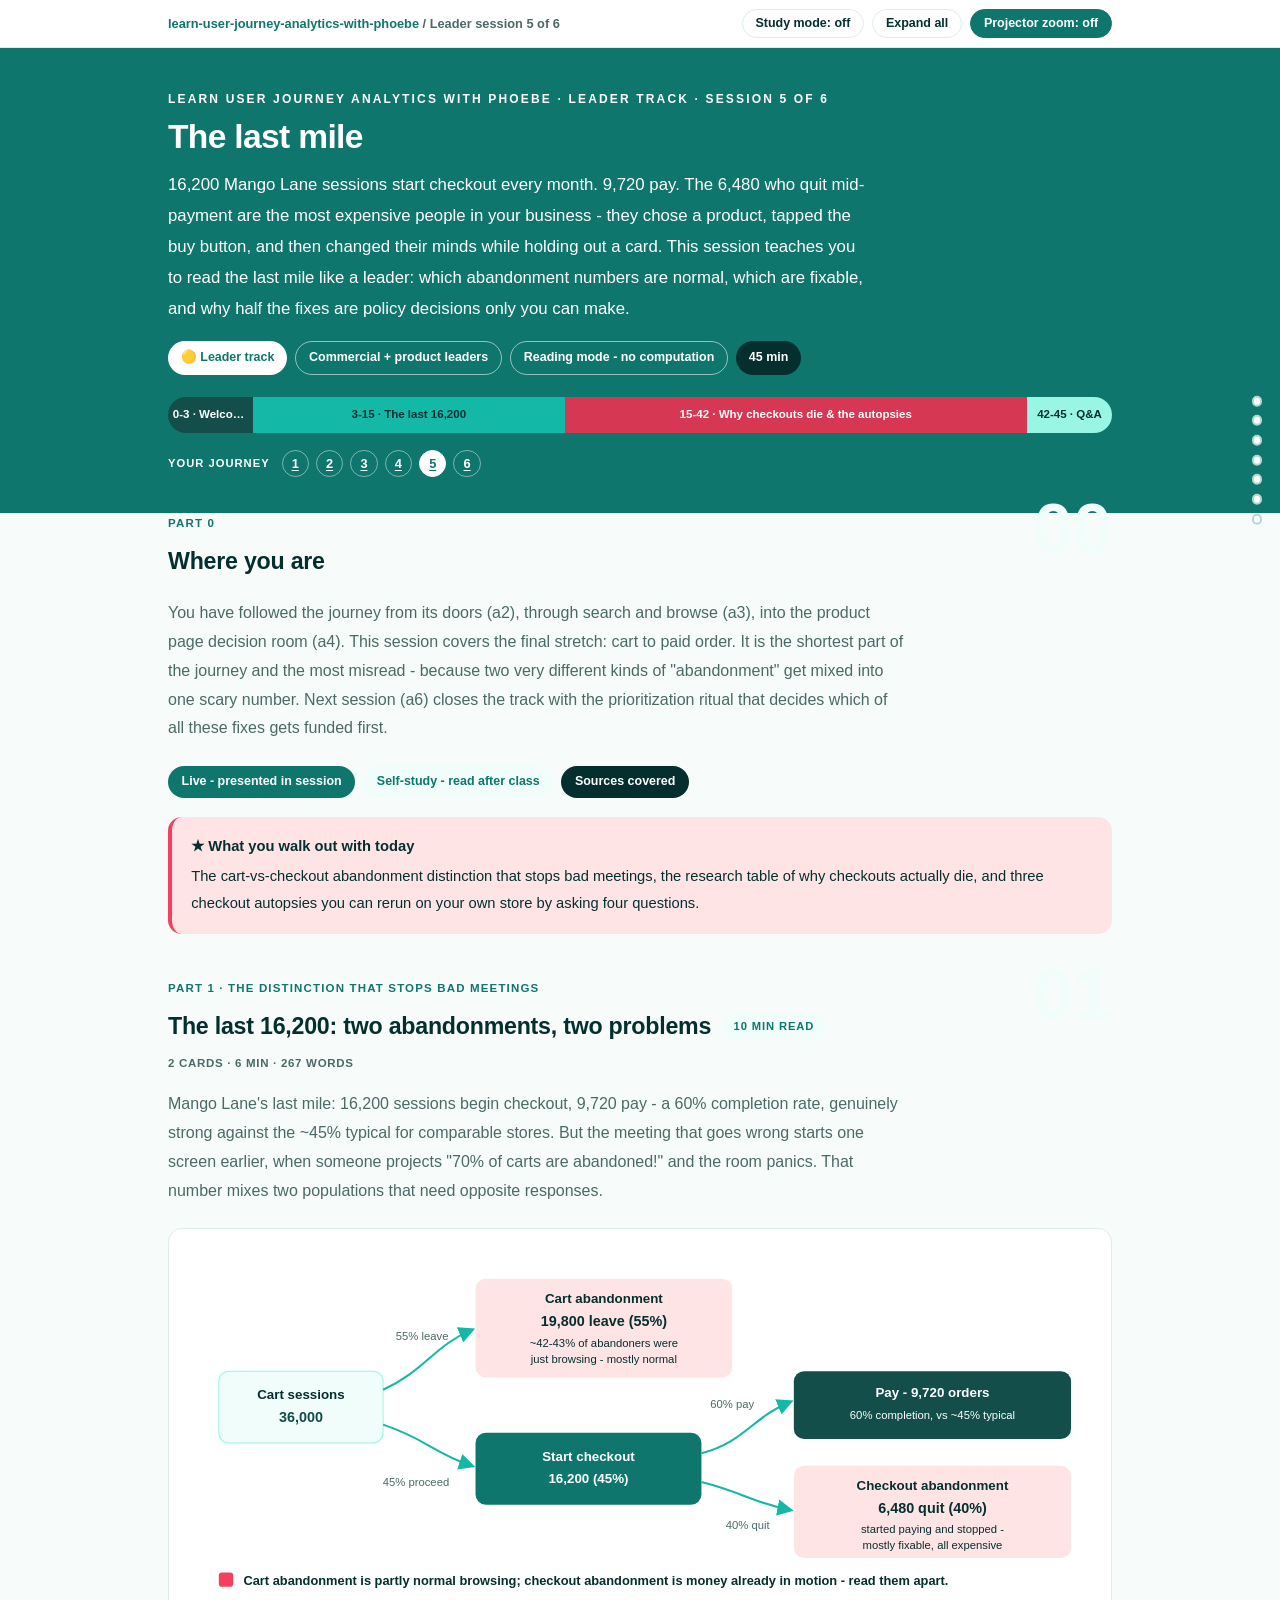
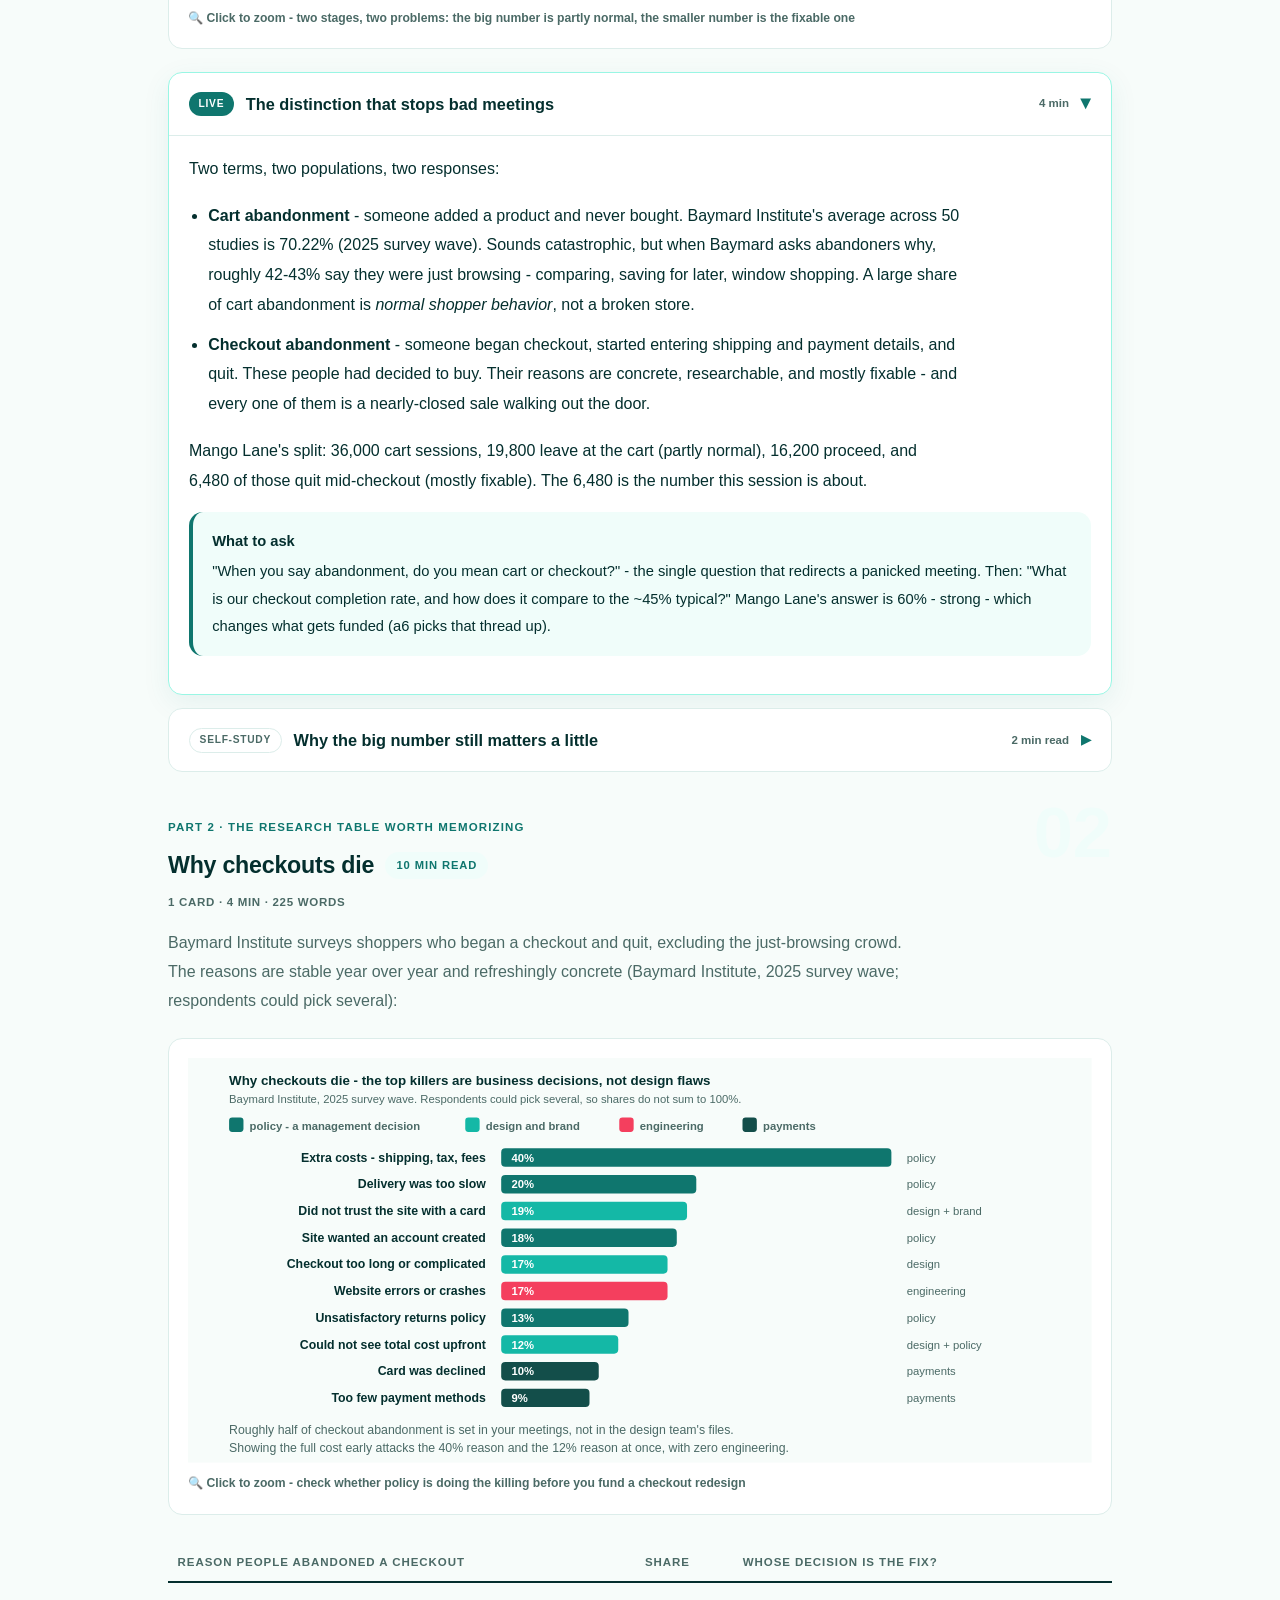
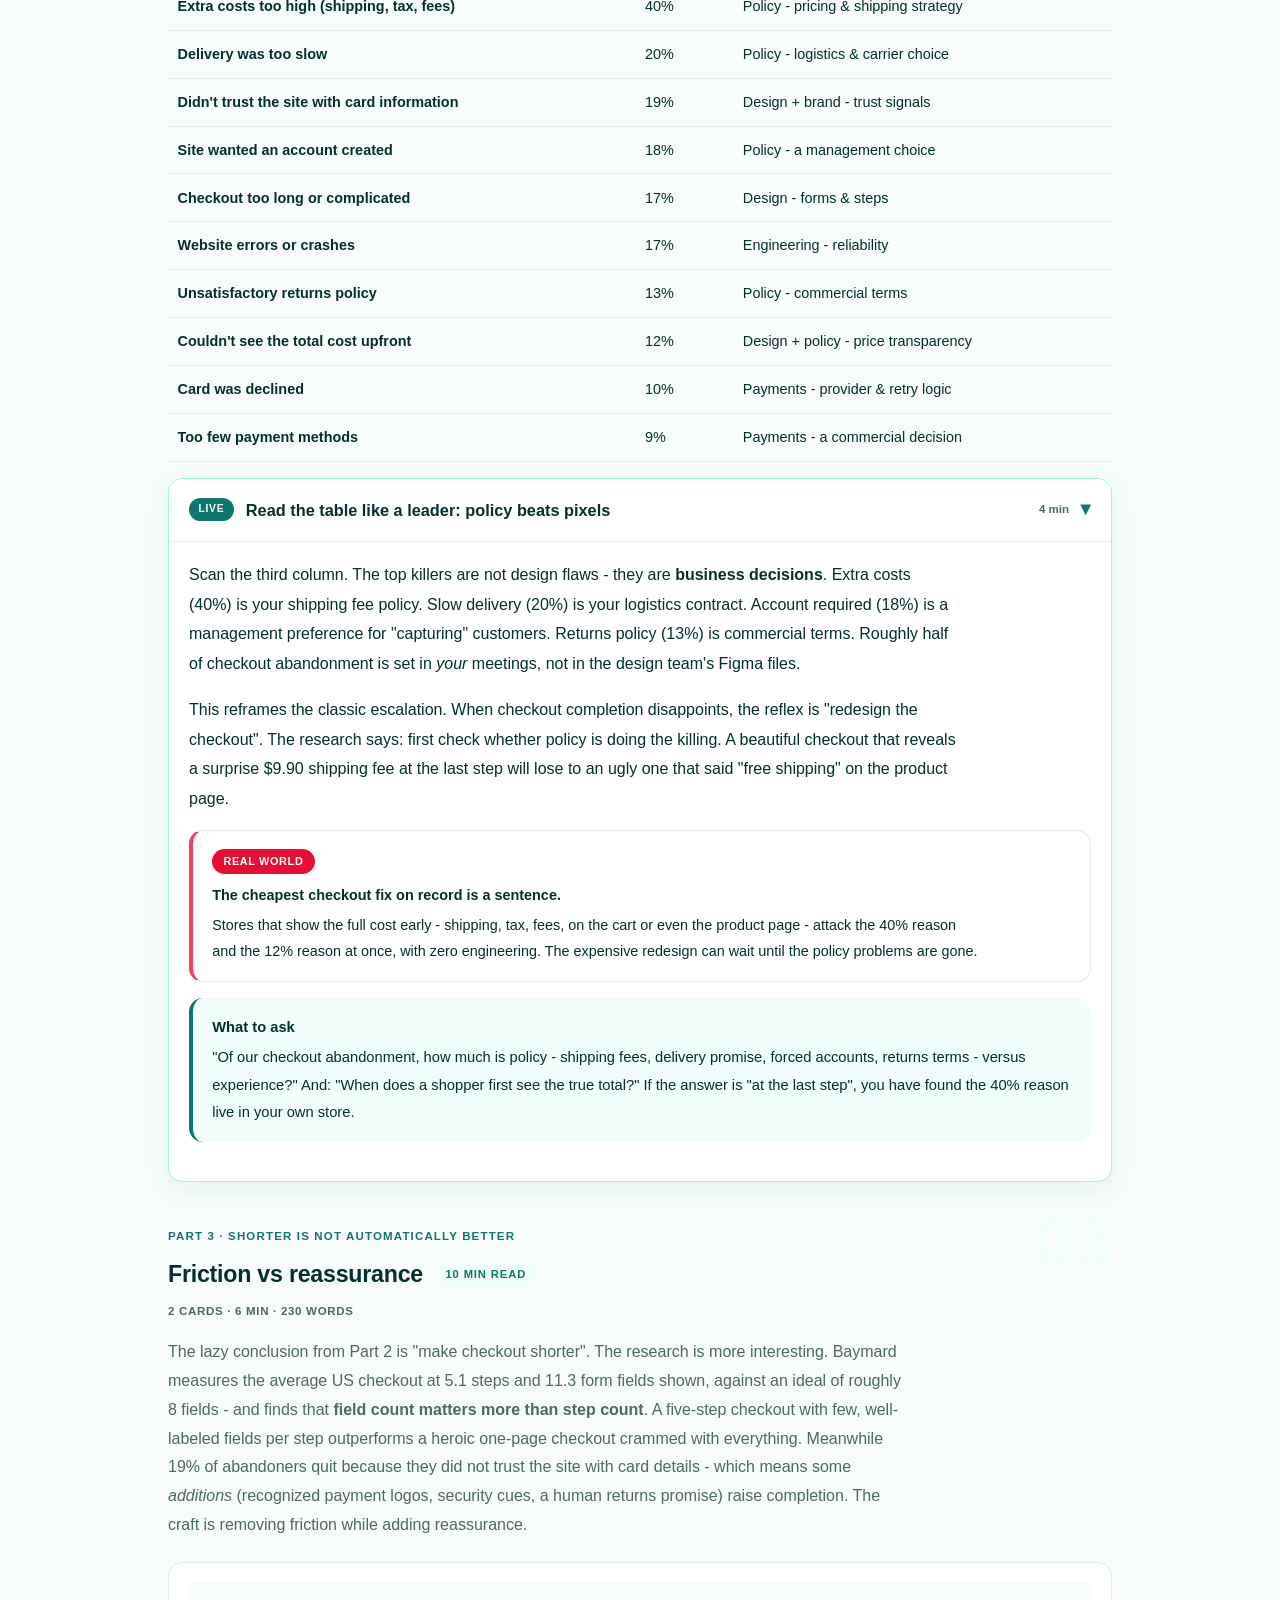
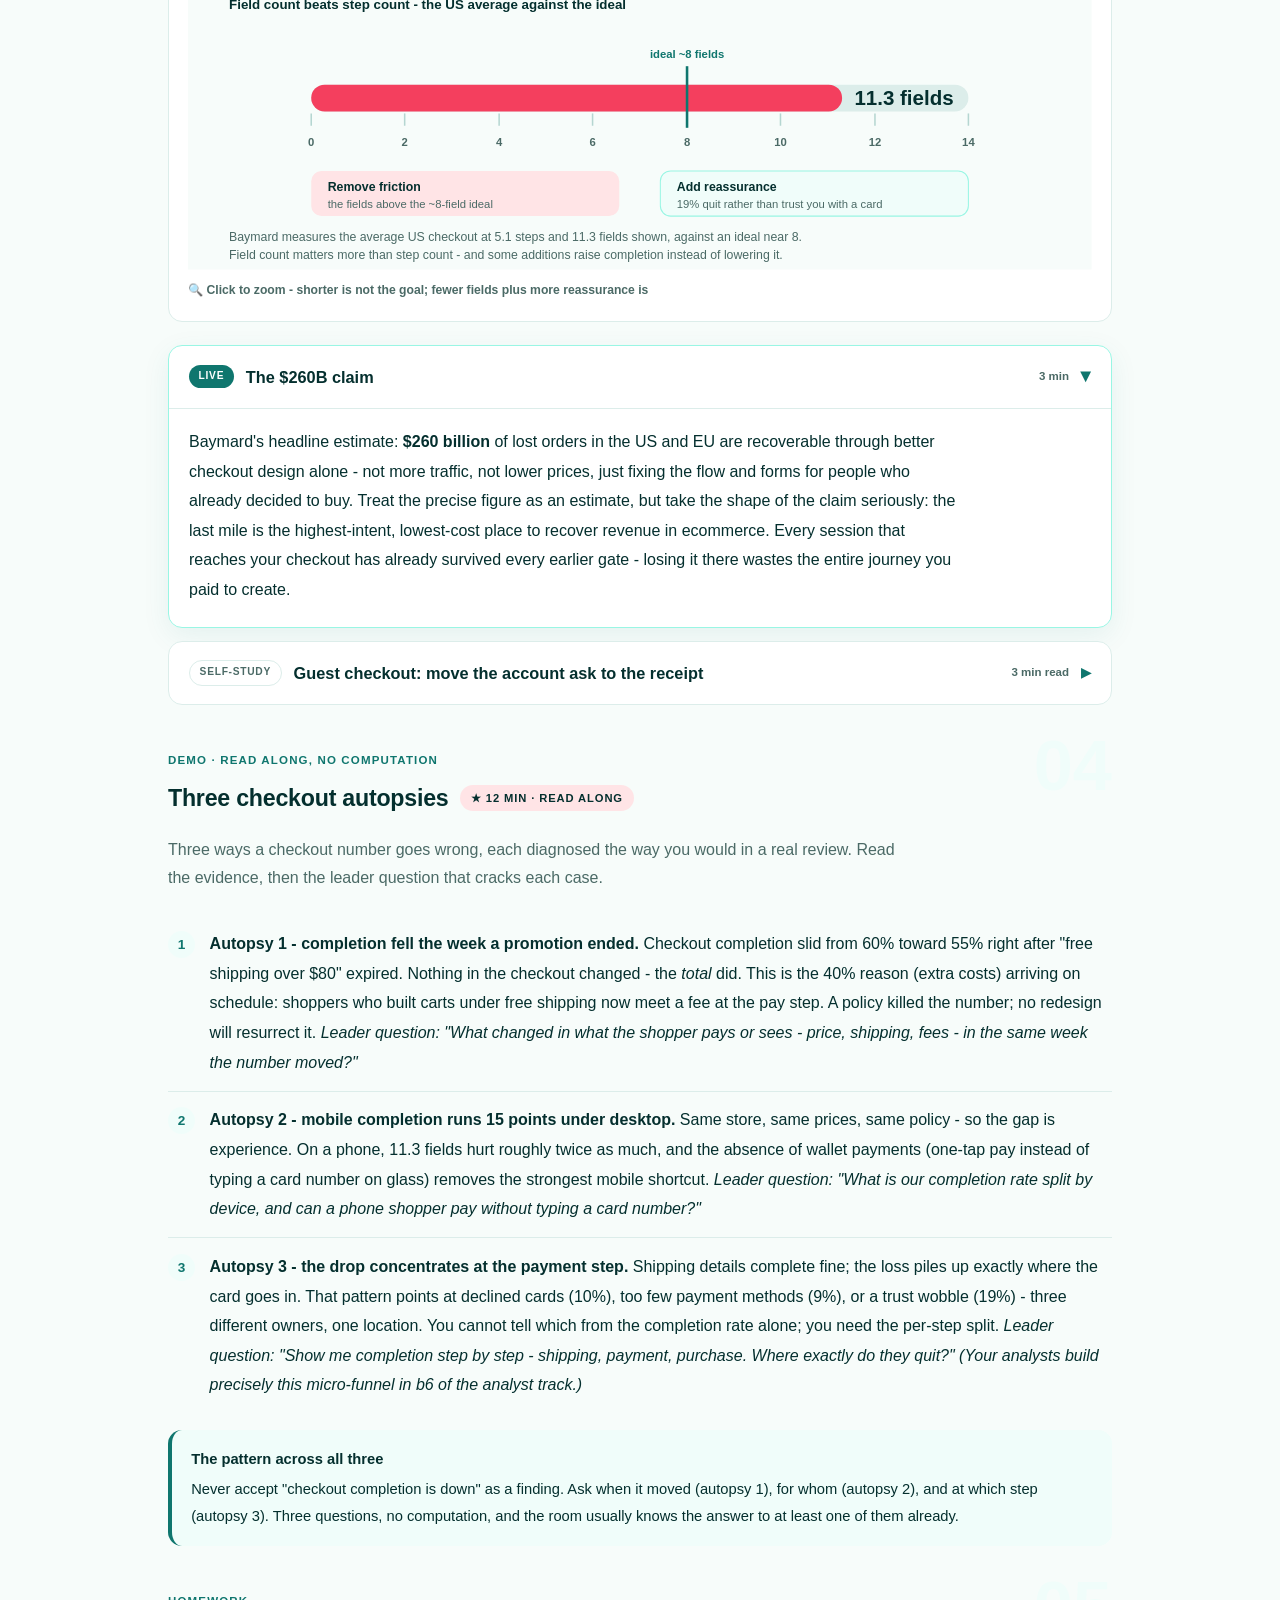
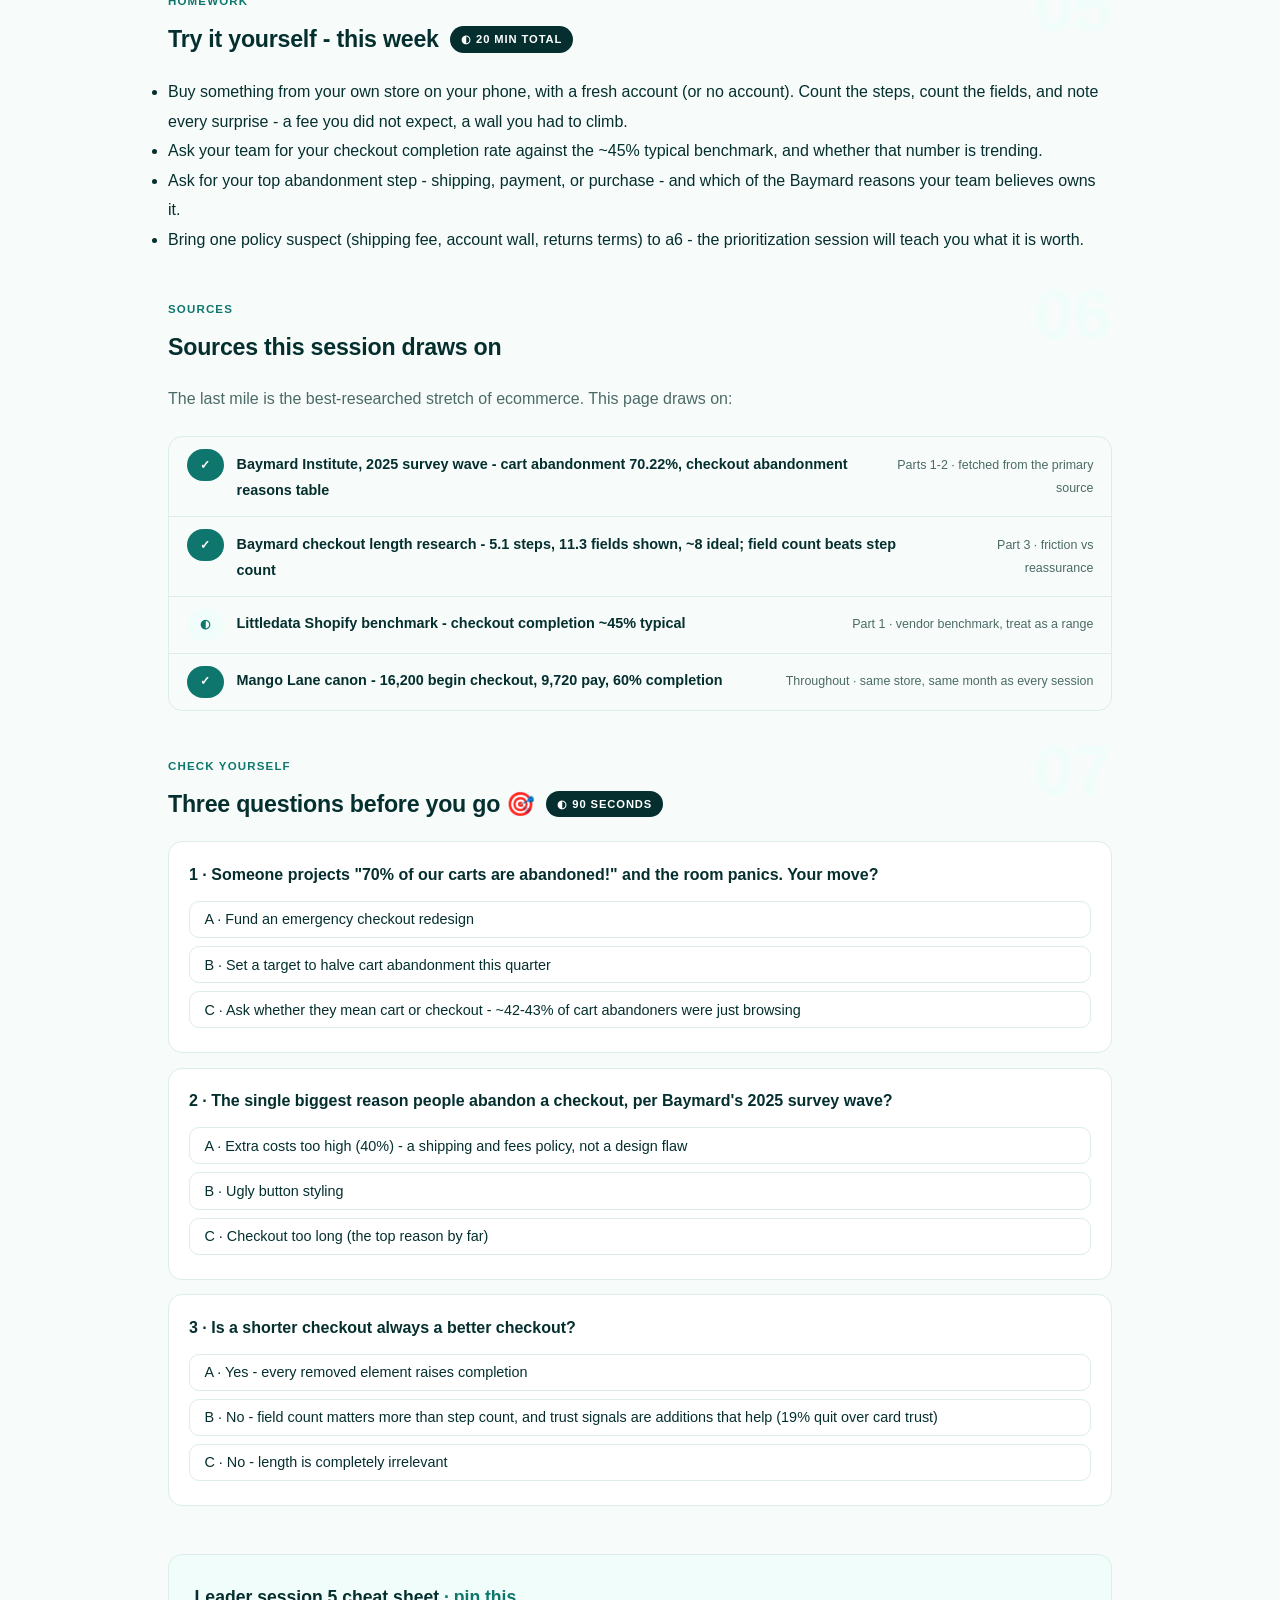
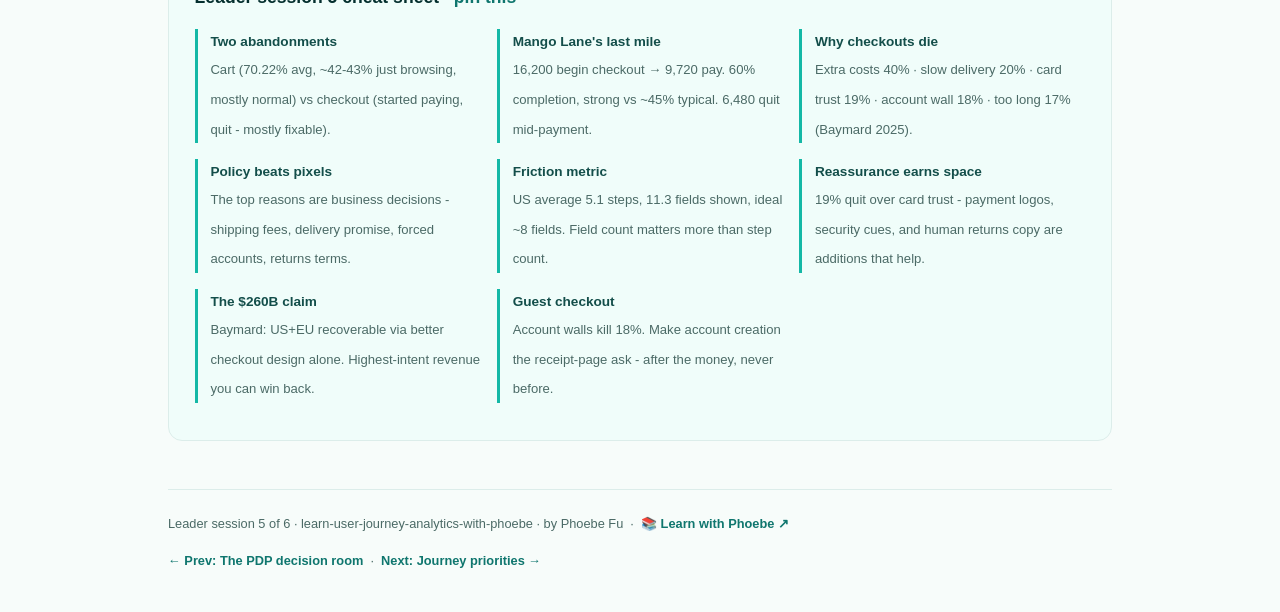
<file: courses/a5-the-last-mile.html>
<!DOCTYPE html>
<html lang="en">
<head>
<meta charset="UTF-8">
<meta name="viewport" content="width=device-width, initial-scale=1.0">
<!-- social:start -->
<meta name="description" content="Leader session 5 of 6. You have followed the journey from its doors (a2), through search and browse (a3), into the product page decision room (a4). This session covers the final stretch: cart to paid...">
<meta property="og:type" content="article">
<meta property="og:site_name" content="Learn with Phoebe">
<meta property="og:title" content="The last mile - learn user journey analytics with phoebe">
<meta property="og:description" content="Leader session 5 of 6. You have followed the journey from its doors (a2), through search and browse (a3), into the product page decision room (a4). This session covers the final stretch: cart to paid...">
<meta property="og:url" content="https://phoebefu6.github.io/learn-user-journey-analytics-with-phoebe/courses/a5-the-last-mile.html">
<meta property="og:image" content="https://phoebefu6.github.io/learn-user-journey-analytics-with-phoebe/assets/og-cover.png">
<meta property="og:image:width" content="1200">
<meta property="og:image:height" content="630">
<meta name="twitter:card" content="summary_large_image">
<meta name="twitter:title" content="The last mile - learn user journey analytics with phoebe">
<meta name="twitter:description" content="Leader session 5 of 6. You have followed the journey from its doors (a2), through search and browse (a3), into the product page decision room (a4). This session covers the final stretch: cart to paid...">
<meta name="twitter:image" content="https://phoebefu6.github.io/learn-user-journey-analytics-with-phoebe/assets/og-cover.png">
<!-- social:end -->
<title>Leader session 5 · The last mile - learn user journey analytics with phoebe</title>
<link rel="stylesheet" href="../assets/style.css?v=29">
</head>
<body>

<div class="toolbar">
  <div class="wrap">
    <span class="crumb"><a href="../index.html">learn-user-journey-analytics-with-phoebe</a> / Leader session 5 of 6</span>
    <button class="btn" id="toggle-all" type="button">Expand all</button>
    <button class="btn primary" id="zoom-toggle" type="button">Projector zoom: off</button>
  </div>
</div>

<header class="masthead">
  <div class="wrap">
    <div class="eyebrow">Learn User Journey Analytics with Phoebe · Leader track · Session 5 of 6</div>
    <h1>The <span class="accent">last mile</span></h1>
    <p class="sub">16,200 Mango Lane sessions start checkout every month. 9,720 pay. The 6,480 who quit mid-payment are the most expensive people in your business - they chose a product, tapped the buy button, and then changed their minds while holding out a card. This session teaches you to read the last mile like a leader: which abandonment numbers are normal, which are fixable, and why half the fixes are policy decisions only you can make.</p>
    <div class="chip-row">
      <span class="chip level">🟡 Leader track</span>
      <span class="chip audience">Commercial + product leaders</span>
      <span class="chip audience">Reading mode - no computation</span>
      <span class="chip time">45 min</span>
    </div>
    <div class="agenda">
      <span class="a1" style="flex:1">0-3 · Welcome</span>
      <span class="a2" style="flex:4">3-15 · The last 16,200</span>
      <span class="a3" style="flex:6">15-42 · Why checkouts die &amp; the autopsies</span>
      <span class="a4" style="flex:1">42-45 · Q&amp;A</span>
    </div>
  </div>
</header>

<main class="wrap">

  <!-- ============ INTRO ============ -->
  <section class="section" id="intro">
    <div class="section-kicker">
      <span class="klabel">Part 0</span>
      <h2>Where you are</h2>
    </div>
    <p class="lede">You have followed the journey from its doors (a2), through search and browse (a3), into the product page decision room (a4). This session covers the final stretch: cart to paid order. It is the shortest part of the journey and the most misread - because two very different kinds of "abandonment" get mixed into one scary number. Next session (a6) closes the track with the prioritization ritual that decides which of all these fixes gets funded first.</p>
    <div class="legend">
      <span class="pill solid">Live - presented in session</span>
      <span class="pill light">Self-study - read after class</span>
      <span class="pill inkpill">Sources covered</span>
    </div>
    <div class="callout win">
      <strong>★ What you walk out with today</strong>
      The cart-vs-checkout abandonment distinction that stops bad meetings, the research table of why checkouts actually die, and three checkout autopsies you can rerun on your own store by asking four questions.
    </div>
  </section>

  <!-- ============ PART 1: THE LAST 16,200 ============ -->
  <section class="section" id="lastmile">
    <div class="section-kicker">
      <span class="klabel">Part 1 · the distinction that stops bad meetings</span>
      <h2>The last 16,200: two abandonments, two problems <span class="tag concept">10 min read</span></h2>
    </div>
    <p class="lede">Mango Lane's last mile: 16,200 sessions begin checkout, 9,720 pay - a 60% completion rate, genuinely strong against the ~45% typical for comparable stores. But the meeting that goes wrong starts one screen earlier, when someone projects "70% of carts are abandoned!" and the room panics. That number mixes two populations that need opposite responses.</p>

    <figure class="zoomable">
      <svg viewBox="0 0 880 340" xmlns="http://www.w3.org/2000/svg" role="img" aria-label="Two-stage diagram separating cart abandonment, which is large and partly normal, from checkout abandonment, which is smaller and actionable">
        <style>
          .lmH { font: 700 13px Inter, sans-serif; fill: #042F2E; }
          .lmV { font: 800 14px Inter, sans-serif; fill: #134E4A; }
          .lmC { font: 400 11px Inter, sans-serif; fill: #4B6A66; }
          .lmT { font: 800 13px Inter, sans-serif; fill: #FFFFFF; }
          .lmW { font: 400 11px Inter, sans-serif; fill: #FFFFFF; }
          .lmN { font: 600 12.5px Inter, sans-serif; fill: #042F2E; }
          .lmR { font: 700 13px Inter, sans-serif; fill: #042F2E; }
          .lmP { font: 800 14px Inter, sans-serif; fill: #042F2E; }
          .lmS { font: 400 11px Inter, sans-serif; fill: #042F2E; }
          .lmArr { stroke: #14B8A6; stroke-width: 2; fill: none; marker-end: url(#lmArrHead); }
        </style>
        <defs>
          <marker id="lmArrHead" markerWidth="8" markerHeight="8" refX="6" refY="4" orient="auto">
            <path d="M0,0 L8,4 L0,8 z" fill="#14B8A6"/>
          </marker>
        </defs>

        <rect x="30" y="120" width="160" height="70" rx="10" fill="#F0FDFA" stroke="#99F6E4"/>
        <text class="lmH" x="110" y="147" text-anchor="middle">Cart sessions</text>
        <text class="lmV" x="110" y="169" text-anchor="middle">36,000</text>

        <rect x="280" y="30" width="250" height="96" rx="10" fill="#FFE4E6"/>
        <text class="lmR" x="405" y="54" text-anchor="middle">Cart abandonment</text>
        <text class="lmP" x="405" y="76" text-anchor="middle">19,800 leave (55%)</text>
        <text class="lmS" x="405" y="96" text-anchor="middle">~42-43% of abandoners were</text>
        <text class="lmS" x="405" y="112" text-anchor="middle">just browsing - mostly normal</text>

        <rect x="280" y="180" width="220" height="70" rx="10" fill="#0F766E"/>
        <text class="lmT" x="390" y="207" text-anchor="middle">Start checkout</text>
        <text class="lmT" x="390" y="229" text-anchor="middle">16,200 (45%)</text>

        <rect x="590" y="120" width="270" height="66" rx="10" fill="#134E4A"/>
        <text class="lmT" x="725" y="145" text-anchor="middle">Pay - 9,720 orders</text>
        <text class="lmW" x="725" y="167" text-anchor="middle">60% completion, vs ~45% typical</text>

        <rect x="590" y="212" width="270" height="90" rx="10" fill="#FFE4E6"/>
        <text class="lmR" x="725" y="236" text-anchor="middle">Checkout abandonment</text>
        <text class="lmP" x="725" y="258" text-anchor="middle">6,480 quit (40%)</text>
        <text class="lmS" x="725" y="278" text-anchor="middle">started paying and stopped -</text>
        <text class="lmS" x="725" y="293" text-anchor="middle">mostly fixable, all expensive</text>

        <path class="lmArr" d="M190,138 C230,120 240,95 276,80"/>
        <path class="lmArr" d="M190,172 C230,185 240,200 276,212"/>
        <path class="lmArr" d="M500,200 C540,190 550,165 586,150"/>
        <path class="lmArr" d="M500,228 C540,238 550,248 586,255"/>

        <text class="lmC" x="228" y="90" text-anchor="middle">55% leave</text>
        <text class="lmC" x="222" y="232" text-anchor="middle">45% proceed</text>
        <text class="lmC" x="530" y="156" text-anchor="middle">60% pay</text>
        <text class="lmC" x="545" y="274" text-anchor="middle">40% quit</text>

        <rect x="30" y="316" width="14" height="14" rx="3" fill="#F43F5E"/>
        <text class="lmN" x="54" y="328">Cart abandonment is partly normal browsing; checkout abandonment is money already in motion - read them apart.</text>
      </svg>
      <figcaption>🔍 Click to zoom - two stages, two problems: the big number is partly normal, the smaller number is the fixable one</figcaption>
    </figure>

    <details class="card" open>
      <summary><span class="mode live">Live</span>The distinction that stops bad meetings<span class="mini">4 min</span><span class="caret">▶</span></summary>
      <div class="body">
        <p>Two terms, two populations, two responses:</p>
        <ul>
          <li><strong>Cart abandonment</strong> - someone added a product and never bought. Baymard Institute's average across 50 studies is 70.22% (2025 survey wave). Sounds catastrophic, but when Baymard asks abandoners why, roughly 42-43% say they were just browsing - comparing, saving for later, window shopping. A large share of cart abandonment is <em>normal shopper behavior</em>, not a broken store.</li>
          <li><strong>Checkout abandonment</strong> - someone began checkout, started entering shipping and payment details, and quit. These people had decided to buy. Their reasons are concrete, researchable, and mostly fixable - and every one of them is a nearly-closed sale walking out the door.</li>
        </ul>
        <p>Mango Lane's split: 36,000 cart sessions, 19,800 leave at the cart (partly normal), 16,200 proceed, and 6,480 of those quit mid-checkout (mostly fixable). The 6,480 is the number this session is about.</p>
        <div class="callout tip">
          <strong>What to ask</strong>
          "When you say abandonment, do you mean cart or checkout?" - the single question that redirects a panicked meeting. Then: "What is our checkout completion rate, and how does it compare to the ~45% typical?" Mango Lane's answer is 60% - strong - which changes what gets funded (a6 picks that thread up).
        </div>
      </div>
    </details>

    <details class="card">
      <summary><span class="mode self">Self-study</span>Why the big number still matters a little<span class="mini">2 min read</span><span class="caret">▶</span></summary>
      <div class="body">
        <p>"Mostly normal" is not "ignore it". Two honest uses of the cart abandonment number: watch its <em>trend</em> (a sudden jump means something changed - price display, shipping banner, a bug), and mine the just-browsing majority with low-cost nudges (saved carts, back-in-stock notes, a reminder that respects the shopper). What you should not do is set a target like "halve cart abandonment" - you would be declaring war on window shopping, and you would lose.</p>
      </div>
    </details>
  </section>

  <!-- ============ PART 2: WHY CHECKOUTS DIE ============ -->
  <section class="section" id="reasons">
    <div class="section-kicker">
      <span class="klabel">Part 2 · the research table worth memorizing</span>
      <h2>Why checkouts die <span class="tag concept">10 min read</span></h2>
    </div>
    <p class="lede">Baymard Institute surveys shoppers who began a checkout and quit, excluding the just-browsing crowd. The reasons are stable year over year and refreshingly concrete (Baymard Institute, 2025 survey wave; respondents could pick several):</p>

    <figure class="zoomable">
      <svg viewBox="0 0 880 394" xmlns="http://www.w3.org/2000/svg" role="img" aria-label="A bar chart of the ten reasons shoppers abandon a checkout, from the Baymard Institute 2025 survey wave, coloured by who owns the fix. Extra costs at 40 percent, slow delivery at 20 percent, a forced account at 18 percent and an unsatisfactory returns policy at 13 percent are all policy decisions. Distrust of the site at 19 percent, a long checkout at 17 percent and a hidden total at 12 percent are design. Site errors at 17 percent are engineering, and declined cards at 10 percent plus too few payment methods at 9 percent are payments. The top killers are business decisions.">
        <style>
          .a5wcT { font: 700 13px Inter, sans-serif; fill: #042F2E; }
          .a5wcS { font: 400 11px Inter, sans-serif; fill: #4B6A66; }
          .a5wcK { font: 600 11px Inter, sans-serif; fill: #4B6A66; }
          .a5wcL { font: 600 12px Inter, sans-serif; fill: #042F2E; }
          .a5wcV { font: 800 11px Inter, sans-serif; fill: #FFFFFF; }
          .a5wcO { font: 400 11px Inter, sans-serif; fill: #4B6A66; }
          .a5wcN { font: 400 12px Inter, sans-serif; fill: #4B6A66; }
        </style>
        <rect x="0" y="0" width="880" height="394" fill="#F7FCFA"/>
        <text class="a5wcT" x="40" y="26">Why checkouts die - the top killers are business decisions, not design flaws</text>
        <text class="a5wcS" x="40" y="44">Baymard Institute, 2025 survey wave. Respondents could pick several, so shares do not sum to 100%.</text>

        <rect x="40" y="58" width="14" height="14" rx="3" fill="#0F766E"/>
        <text class="a5wcK" x="60" y="70">policy - a management decision</text>
        <rect x="270" y="58" width="14" height="14" rx="3" fill="#14B8A6"/>
        <text class="a5wcK" x="290" y="70">design and brand</text>
        <rect x="420" y="58" width="14" height="14" rx="3" fill="#F43F5E"/>
        <text class="a5wcK" x="440" y="70">engineering</text>
        <rect x="540" y="58" width="14" height="14" rx="3" fill="#134E4A"/>
        <text class="a5wcK" x="560" y="70">payments</text>

        <text class="a5wcL" x="290" y="101" text-anchor="end">Extra costs - shipping, tax, fees</text>
        <rect x="305" y="88" width="380" height="18" rx="4" fill="#0F766E"/>
        <text class="a5wcV" x="315" y="101">40%</text>
        <text class="a5wcO" x="700" y="101">policy</text>

        <text class="a5wcL" x="290" y="127" text-anchor="end">Delivery was too slow</text>
        <rect x="305" y="114" width="190" height="18" rx="4" fill="#0F766E"/>
        <text class="a5wcV" x="315" y="127">20%</text>
        <text class="a5wcO" x="700" y="127">policy</text>

        <text class="a5wcL" x="290" y="153" text-anchor="end">Did not trust the site with a card</text>
        <rect x="305" y="140" width="181" height="18" rx="4" fill="#14B8A6"/>
        <text class="a5wcV" x="315" y="153">19%</text>
        <text class="a5wcO" x="700" y="153">design + brand</text>

        <text class="a5wcL" x="290" y="179" text-anchor="end">Site wanted an account created</text>
        <rect x="305" y="166" width="171" height="18" rx="4" fill="#0F766E"/>
        <text class="a5wcV" x="315" y="179">18%</text>
        <text class="a5wcO" x="700" y="179">policy</text>

        <text class="a5wcL" x="290" y="205" text-anchor="end">Checkout too long or complicated</text>
        <rect x="305" y="192" width="162" height="18" rx="4" fill="#14B8A6"/>
        <text class="a5wcV" x="315" y="205">17%</text>
        <text class="a5wcO" x="700" y="205">design</text>

        <text class="a5wcL" x="290" y="231" text-anchor="end">Website errors or crashes</text>
        <rect x="305" y="218" width="162" height="18" rx="4" fill="#F43F5E"/>
        <text class="a5wcV" x="315" y="231">17%</text>
        <text class="a5wcO" x="700" y="231">engineering</text>

        <text class="a5wcL" x="290" y="257" text-anchor="end">Unsatisfactory returns policy</text>
        <rect x="305" y="244" width="124" height="18" rx="4" fill="#0F766E"/>
        <text class="a5wcV" x="315" y="257">13%</text>
        <text class="a5wcO" x="700" y="257">policy</text>

        <text class="a5wcL" x="290" y="283" text-anchor="end">Could not see total cost upfront</text>
        <rect x="305" y="270" width="114" height="18" rx="4" fill="#14B8A6"/>
        <text class="a5wcV" x="315" y="283">12%</text>
        <text class="a5wcO" x="700" y="283">design + policy</text>

        <text class="a5wcL" x="290" y="309" text-anchor="end">Card was declined</text>
        <rect x="305" y="296" width="95" height="18" rx="4" fill="#134E4A"/>
        <text class="a5wcV" x="315" y="309">10%</text>
        <text class="a5wcO" x="700" y="309">payments</text>

        <text class="a5wcL" x="290" y="335" text-anchor="end">Too few payment methods</text>
        <rect x="305" y="322" width="86" height="18" rx="4" fill="#134E4A"/>
        <text class="a5wcV" x="315" y="335">9%</text>
        <text class="a5wcO" x="700" y="335">payments</text>

        <text class="a5wcN" x="40" y="366">Roughly half of checkout abandonment is set in your meetings, not in the design team's files.</text>
        <text class="a5wcN" x="40" y="384">Showing the full cost early attacks the 40% reason and the 12% reason at once, with zero engineering.</text>
      </svg>
      <figcaption>🔍 Click to zoom - check whether policy is doing the killing before you fund a checkout redesign</figcaption>
    </figure>

    <table class="clean">
      <thead><tr><th>Reason people abandoned a checkout</th><th>Share</th><th>Whose decision is the fix?</th></tr></thead>
      <tbody>
        <tr><td>Extra costs too high (shipping, tax, fees)</td><td>40%</td><td>Policy - pricing &amp; shipping strategy</td></tr>
        <tr><td>Delivery was too slow</td><td>20%</td><td>Policy - logistics &amp; carrier choice</td></tr>
        <tr><td>Didn't trust the site with card information</td><td>19%</td><td>Design + brand - trust signals</td></tr>
        <tr><td>Site wanted an account created</td><td>18%</td><td>Policy - a management choice</td></tr>
        <tr><td>Checkout too long or complicated</td><td>17%</td><td>Design - forms &amp; steps</td></tr>
        <tr><td>Website errors or crashes</td><td>17%</td><td>Engineering - reliability</td></tr>
        <tr><td>Unsatisfactory returns policy</td><td>13%</td><td>Policy - commercial terms</td></tr>
        <tr><td>Couldn't see the total cost upfront</td><td>12%</td><td>Design + policy - price transparency</td></tr>
        <tr><td>Card was declined</td><td>10%</td><td>Payments - provider &amp; retry logic</td></tr>
        <tr><td>Too few payment methods</td><td>9%</td><td>Payments - a commercial decision</td></tr>
      </tbody>
    </table>

    <details class="card" open>
      <summary><span class="mode live">Live</span>Read the table like a leader: policy beats pixels<span class="mini">4 min</span><span class="caret">▶</span></summary>
      <div class="body">
        <p>Scan the third column. The top killers are not design flaws - they are <strong>business decisions</strong>. Extra costs (40%) is your shipping fee policy. Slow delivery (20%) is your logistics contract. Account required (18%) is a management preference for "capturing" customers. Returns policy (13%) is commercial terms. Roughly half of checkout abandonment is set in <em>your</em> meetings, not in the design team's Figma files.</p>
        <p>This reframes the classic escalation. When checkout completion disappoints, the reflex is "redesign the checkout". The research says: first check whether policy is doing the killing. A beautiful checkout that reveals a surprise $9.90 shipping fee at the last step will lose to an ugly one that said "free shipping" on the product page.</p>
        <div class="callout example">
          <span class="ex-pill">Real world</span>
          <p><strong>The cheapest checkout fix on record is a sentence.</strong> Stores that show the full cost early - shipping, tax, fees, on the cart or even the product page - attack the 40% reason and the 12% reason at once, with zero engineering. The expensive redesign can wait until the policy problems are gone.</p>
        </div>
        <div class="callout tip">
          <strong>What to ask</strong>
          "Of our checkout abandonment, how much is policy - shipping fees, delivery promise, forced accounts, returns terms - versus experience?" And: "When does a shopper first see the true total?" If the answer is "at the last step", you have found the 40% reason live in your own store.
        </div>
      </div>
    </details>
  </section>

  <!-- ============ PART 3: FRICTION VS REASSURANCE ============ -->
  <section class="section" id="friction">
    <div class="section-kicker">
      <span class="klabel">Part 3 · shorter is not automatically better</span>
      <h2>Friction vs reassurance <span class="tag concept">10 min read</span></h2>
    </div>
    <p class="lede">The lazy conclusion from Part 2 is "make checkout shorter". The research is more interesting. Baymard measures the average US checkout at 5.1 steps and 11.3 form fields shown, against an ideal of roughly 8 fields - and finds that <strong>field count matters more than step count</strong>. A five-step checkout with few, well-labeled fields per step outperforms a heroic one-page checkout crammed with everything. Meanwhile 19% of abandoners quit because they did not trust the site with card details - which means some <em>additions</em> (recognized payment logos, security cues, a human returns promise) raise completion. The craft is removing friction while adding reassurance.</p>

    <figure class="zoomable">
      <svg viewBox="0 0 880 280" xmlns="http://www.w3.org/2000/svg" role="img" aria-label="A gauge of checkout form fields. Baymard measures the average US checkout at 11.3 fields shown against an ideal of roughly 8, so the average overshoots by more than three fields. The average checkout also runs 5.1 steps, but field count matters more than step count. Alongside the fields to remove sits the reassurance to add, because 19 percent of abandoners quit rather than trust the site with card details.">
        <style>
          .a5ffT { font: 700 13px Inter, sans-serif; fill: #042F2E; }
          .a5ffT2 { font: 700 11px Inter, sans-serif; fill: #0F766E; }
          .a5ffV { font: 800 20px Inter, sans-serif; fill: #042F2E; }
          .a5ffA { font: 600 11px Inter, sans-serif; fill: #4B6A66; }
          .a5ffH { font: 700 12px Inter, sans-serif; fill: #042F2E; }
          .a5ffS { font: 400 11px Inter, sans-serif; fill: #4B6A66; }
          .a5ffN { font: 400 12px Inter, sans-serif; fill: #4B6A66; }
        </style>
        <rect x="0" y="0" width="880" height="280" fill="#F7FCFA"/>
        <text class="a5ffT" x="40" y="26">Field count beats step count - the US average against the ideal</text>

        <text class="a5ffT2" x="486" y="74" text-anchor="middle">ideal ~8 fields</text>
        <rect x="120" y="100" width="640" height="26" rx="13" fill="#DCEDEA"/>
        <rect x="120" y="100" width="517" height="26" rx="13" fill="#F43F5E"/>
        <line x1="486" y1="82" x2="486" y2="142" stroke="#0F766E" stroke-width="2.5"/>
        <text class="a5ffV" x="649" y="120">11.3 fields</text>

        <line x1="120" y1="128" x2="120" y2="140" stroke="#B5D6D1" stroke-width="1.5"/>
        <line x1="211" y1="128" x2="211" y2="140" stroke="#B5D6D1" stroke-width="1.5"/>
        <line x1="303" y1="128" x2="303" y2="140" stroke="#B5D6D1" stroke-width="1.5"/>
        <line x1="394" y1="128" x2="394" y2="140" stroke="#B5D6D1" stroke-width="1.5"/>
        <line x1="577" y1="128" x2="577" y2="140" stroke="#B5D6D1" stroke-width="1.5"/>
        <line x1="669" y1="128" x2="669" y2="140" stroke="#B5D6D1" stroke-width="1.5"/>
        <line x1="760" y1="128" x2="760" y2="140" stroke="#B5D6D1" stroke-width="1.5"/>
        <text class="a5ffA" x="120" y="160" text-anchor="middle">0</text>
        <text class="a5ffA" x="211" y="160" text-anchor="middle">2</text>
        <text class="a5ffA" x="303" y="160" text-anchor="middle">4</text>
        <text class="a5ffA" x="394" y="160" text-anchor="middle">6</text>
        <text class="a5ffA" x="486" y="160" text-anchor="middle">8</text>
        <text class="a5ffA" x="577" y="160" text-anchor="middle">10</text>
        <text class="a5ffA" x="669" y="160" text-anchor="middle">12</text>
        <text class="a5ffA" x="760" y="160" text-anchor="middle">14</text>

        <rect x="120" y="184" width="300" height="44" rx="10" fill="#FFE4E6"/>
        <text class="a5ffH" x="136" y="204">Remove friction</text>
        <text class="a5ffS" x="136" y="220">the fields above the ~8-field ideal</text>

        <rect x="460" y="184" width="300" height="44" rx="10" fill="#F0FDFA" stroke="#99F6E4"/>
        <text class="a5ffH" x="476" y="204">Add reassurance</text>
        <text class="a5ffS" x="476" y="220">19% quit rather than trust you with a card</text>

        <text class="a5ffN" x="40" y="252">Baymard measures the average US checkout at 5.1 steps and 11.3 fields shown, against an ideal near 8.</text>
        <text class="a5ffN" x="40" y="270">Field count matters more than step count - and some additions raise completion instead of lowering it.</text>
      </svg>
      <figcaption>🔍 Click to zoom - shorter is not the goal; fewer fields plus more reassurance is</figcaption>
    </figure>

    <details class="card" open>
      <summary><span class="mode live">Live</span>The $260B claim<span class="mini">3 min</span><span class="caret">▶</span></summary>
      <div class="body">
        <p>Baymard's headline estimate: <strong>$260 billion</strong> of lost orders in the US and EU are recoverable through better checkout design alone - not more traffic, not lower prices, just fixing the flow and forms for people who already decided to buy. Treat the precise figure as an estimate, but take the shape of the claim seriously: the last mile is the highest-intent, lowest-cost place to recover revenue in ecommerce. Every session that reaches your checkout has already survived every earlier gate - losing it there wastes the entire journey you paid to create.</p>
      </div>
    </details>

    <details class="card">
      <summary><span class="mode self">Self-study</span>Guest checkout: move the account ask to the receipt<span class="mini">3 min read</span><span class="caret">▶</span></summary>
      <div class="body">
        <p>"Site wanted an account created" kills 18% of checkout abandoners - shoppers holding a card, blocked by a registration form. The fix is not "no accounts"; it is <strong>sequencing</strong>. Let everyone check out as a guest, take the money, and then make account creation the receipt-page ask: "Save your details for next time?" After payment, the shopper has nothing left to lose and a reason to say yes (order tracking). Before payment, the same form is a wall. The information collected is identical - only the moment changes, and the moment is everything.</p>
        <div class="callout tip">
          <strong>What to ask</strong>
          "Do we offer guest checkout, and where does the account ask happen - before the money or after?" Then: "How many fields does our checkout show, against the ~8-field ideal?" Both answers arrive in a day and often embarrass the current flow.
        </div>
      </div>
    </details>
  </section>

  <!-- ============ DEMO: THREE AUTOPSIES ============ -->
  <section class="section" id="autopsies">
    <div class="section-kicker">
      <span class="klabel">Demo · read along, no computation</span>
      <h2>Three checkout autopsies <span class="tag demo">★ 12 min · read along</span></h2>
    </div>
    <p class="lede">Three ways a checkout number goes wrong, each diagnosed the way you would in a real review. Read the evidence, then the leader question that cracks each case.</p>

    <div class="steps">
      <div class="step"><p><strong>Autopsy 1 - completion fell the week a promotion ended.</strong> Checkout completion slid from 60% toward 55% right after "free shipping over $80" expired. Nothing in the checkout changed - the <em>total</em> did. This is the 40% reason (extra costs) arriving on schedule: shoppers who built carts under free shipping now meet a fee at the pay step. A policy killed the number; no redesign will resurrect it. <em>Leader question: "What changed in what the shopper pays or sees - price, shipping, fees - in the same week the number moved?"</em></p></div>
      <div class="step"><p><strong>Autopsy 2 - mobile completion runs 15 points under desktop.</strong> Same store, same prices, same policy - so the gap is experience. On a phone, 11.3 fields hurt roughly twice as much, and the absence of wallet payments (one-tap pay instead of typing a card number on glass) removes the strongest mobile shortcut. <em>Leader question: "What is our completion rate split by device, and can a phone shopper pay without typing a card number?"</em></p></div>
      <div class="step"><p><strong>Autopsy 3 - the drop concentrates at the payment step.</strong> Shipping details complete fine; the loss piles up exactly where the card goes in. That pattern points at declined cards (10%), too few payment methods (9%), or a trust wobble (19%) - three different owners, one location. You cannot tell which from the completion rate alone; you need the per-step split. <em>Leader question: "Show me completion step by step - shipping, payment, purchase. Where exactly do they quit?" (Your analysts build precisely this micro-funnel in b6 of the analyst track.)</em></p></div>
    </div>

    <div class="callout tip">
      <strong>The pattern across all three</strong>
      Never accept "checkout completion is down" as a finding. Ask when it moved (autopsy 1), for whom (autopsy 2), and at which step (autopsy 3). Three questions, no computation, and the room usually knows the answer to at least one of them already.
    </div>
  </section>

  <!-- ============ HOMEWORK ============ -->
  <section class="section" id="exercise">
    <div class="section-kicker">
      <span class="klabel">Homework</span>
      <h2>Try it yourself - this week <span class="tag exercise">◐ 20 min total</span></h2>
    </div>
    <ul>
      <li>Buy something from your own store on your phone, with a fresh account (or no account). Count the steps, count the fields, and note every surprise - a fee you did not expect, a wall you had to climb.</li>
      <li>Ask your team for your checkout completion rate against the ~45% typical benchmark, and whether that number is trending.</li>
      <li>Ask for your top abandonment step - shipping, payment, or purchase - and which of the Baymard reasons your team believes owns it.</li>
      <li>Bring one policy suspect (shipping fee, account wall, returns terms) to a6 - the prioritization session will teach you what it is worth.</li>
    </ul>
  </section>

  <!-- ============ SOURCES ============ -->
  <section class="section" id="official">
    <div class="section-kicker">
      <span class="klabel">Sources</span>
      <h2>Sources this session draws on</h2>
    </div>
    <p class="lede">The last mile is the best-researched stretch of ecommerce. This page draws on:</p>
    <div class="covered">
      <div class="covered-row"><span class="status pill solid">✓</span><span class="name">Baymard Institute, 2025 survey wave - cart abandonment 70.22%, checkout abandonment reasons table</span><span class="note">Parts 1-2 · fetched from the primary source</span></div>
      <div class="covered-row"><span class="status pill solid">✓</span><span class="name">Baymard checkout length research - 5.1 steps, 11.3 fields shown, ~8 ideal; field count beats step count</span><span class="note">Part 3 · friction vs reassurance</span></div>
      <div class="covered-row"><span class="status pill light">◐</span><span class="name">Littledata Shopify benchmark - checkout completion ~45% typical</span><span class="note">Part 1 · vendor benchmark, treat as a range</span></div>
      <div class="covered-row"><span class="status pill solid">✓</span><span class="name">Mango Lane canon - 16,200 begin checkout, 9,720 pay, 60% completion</span><span class="note">Throughout · same store, same month as every session</span></div>
    </div>
  </section>

  <!-- ============ QUIZ ============ -->
  <section class="section" id="quiz">
    <div class="section-kicker">
      <span class="klabel">Check yourself</span>
      <h2>Three questions before you go 🎯 <span class="tag exercise">◐ 90 seconds</span></h2>
    </div>
    <div class="quiz-q" data-answer="2">
      <p class="qtext">1 · Someone projects "70% of our carts are abandoned!" and the room panics. Your move?</p>
      <button class="qopt" type="button">A · Fund an emergency checkout redesign</button>
      <button class="qopt" type="button">B · Set a target to halve cart abandonment this quarter</button>
      <button class="qopt" type="button">C · Ask whether they mean cart or checkout - ~42-43% of cart abandoners were just browsing</button>
      <p class="qwhy">Cart abandonment (70.22% average) is largely normal shopper behavior. Checkout abandonment - people who started paying and quit - is the smaller, mostly fixable number worth a meeting.</p>
    </div>
    <div class="quiz-q" data-answer="0">
      <p class="qtext">2 · The single biggest reason people abandon a checkout, per Baymard's 2025 survey wave?</p>
      <button class="qopt" type="button">A · Extra costs too high (40%) - a shipping and fees policy, not a design flaw</button>
      <button class="qopt" type="button">B · Ugly button styling</button>
      <button class="qopt" type="button">C · Checkout too long (the top reason by far)</button>
      <p class="qwhy">Extra costs at 40% dwarfs everything else, and it is a policy decision. "Too long/complicated" sits at 17% - real, but a supporting actor. Half the fixes belong to leadership, not to pixels.</p>
    </div>
    <div class="quiz-q" data-answer="1">
      <p class="qtext">3 · Is a shorter checkout always a better checkout?</p>
      <button class="qopt" type="button">A · Yes - every removed element raises completion</button>
      <button class="qopt" type="button">B · No - field count matters more than step count, and trust signals are additions that help (19% quit over card trust)</button>
      <button class="qopt" type="button">C · No - length is completely irrelevant</button>
      <p class="qwhy">Baymard: ~8 fields is the ideal against 11.3 shown, and fields beat steps as the friction metric. Meanwhile reassurance - payment logos, security cues, clear returns - earns its space. Remove friction, add trust.</p>
    </div>
    <p class="quiz-score"></p>
  </section>

  <!-- ============ CHEAT SHEET ============ -->
  <section class="cheat" id="cheatsheet">
    <h3>Leader session 5 cheat sheet <span>· pin this</span></h3>
    <div class="grid-2">
      <div class="cheat-item"><b>Two abandonments</b><span>Cart (70.22% avg, ~42-43% just browsing, mostly normal) vs checkout (started paying, quit - mostly fixable).</span></div>
      <div class="cheat-item"><b>Mango Lane's last mile</b><span>16,200 begin checkout → 9,720 pay. 60% completion, strong vs ~45% typical. 6,480 quit mid-payment.</span></div>
      <div class="cheat-item"><b>Why checkouts die</b><span>Extra costs 40% · slow delivery 20% · card trust 19% · account wall 18% · too long 17% (Baymard 2025).</span></div>
      <div class="cheat-item"><b>Policy beats pixels</b><span>The top reasons are business decisions - shipping fees, delivery promise, forced accounts, returns terms.</span></div>
      <div class="cheat-item"><b>Friction metric</b><span>US average 5.1 steps, 11.3 fields shown, ideal ~8 fields. Field count matters more than step count.</span></div>
      <div class="cheat-item"><b>Reassurance earns space</b><span>19% quit over card trust - payment logos, security cues, and human returns copy are additions that help.</span></div>
      <div class="cheat-item"><b>The $260B claim</b><span>Baymard: US+EU recoverable via better checkout design alone. Highest-intent revenue you can win back.</span></div>
      <div class="cheat-item"><b>Guest checkout</b><span>Account walls kill 18%. Make account creation the receipt-page ask - after the money, never before.</span></div>
    </div>
  </section>

  <footer class="pagefoot">
    <span>Leader session 5 of 6 · learn-user-journey-analytics-with-phoebe · by Phoebe Fu &nbsp;·&nbsp; 📚 <a href="https://phoebefu6.github.io/learn-with-phoebe/">Learn with Phoebe ↗</a></span>
    <span><a href="a4-the-pdp-decision-room.html">← Prev: The PDP decision room</a> &nbsp;·&nbsp; <a href="a6-journey-priorities.html">Next: Journey priorities →</a></span>
  </footer>

</main>

<script src="../assets/journey-live.js?v=7"></script>
<script src="../assets/tree-live.js?v=7"></script>
<script src="../assets/app.js?v=28"></script>
</body>
</html>
</file>
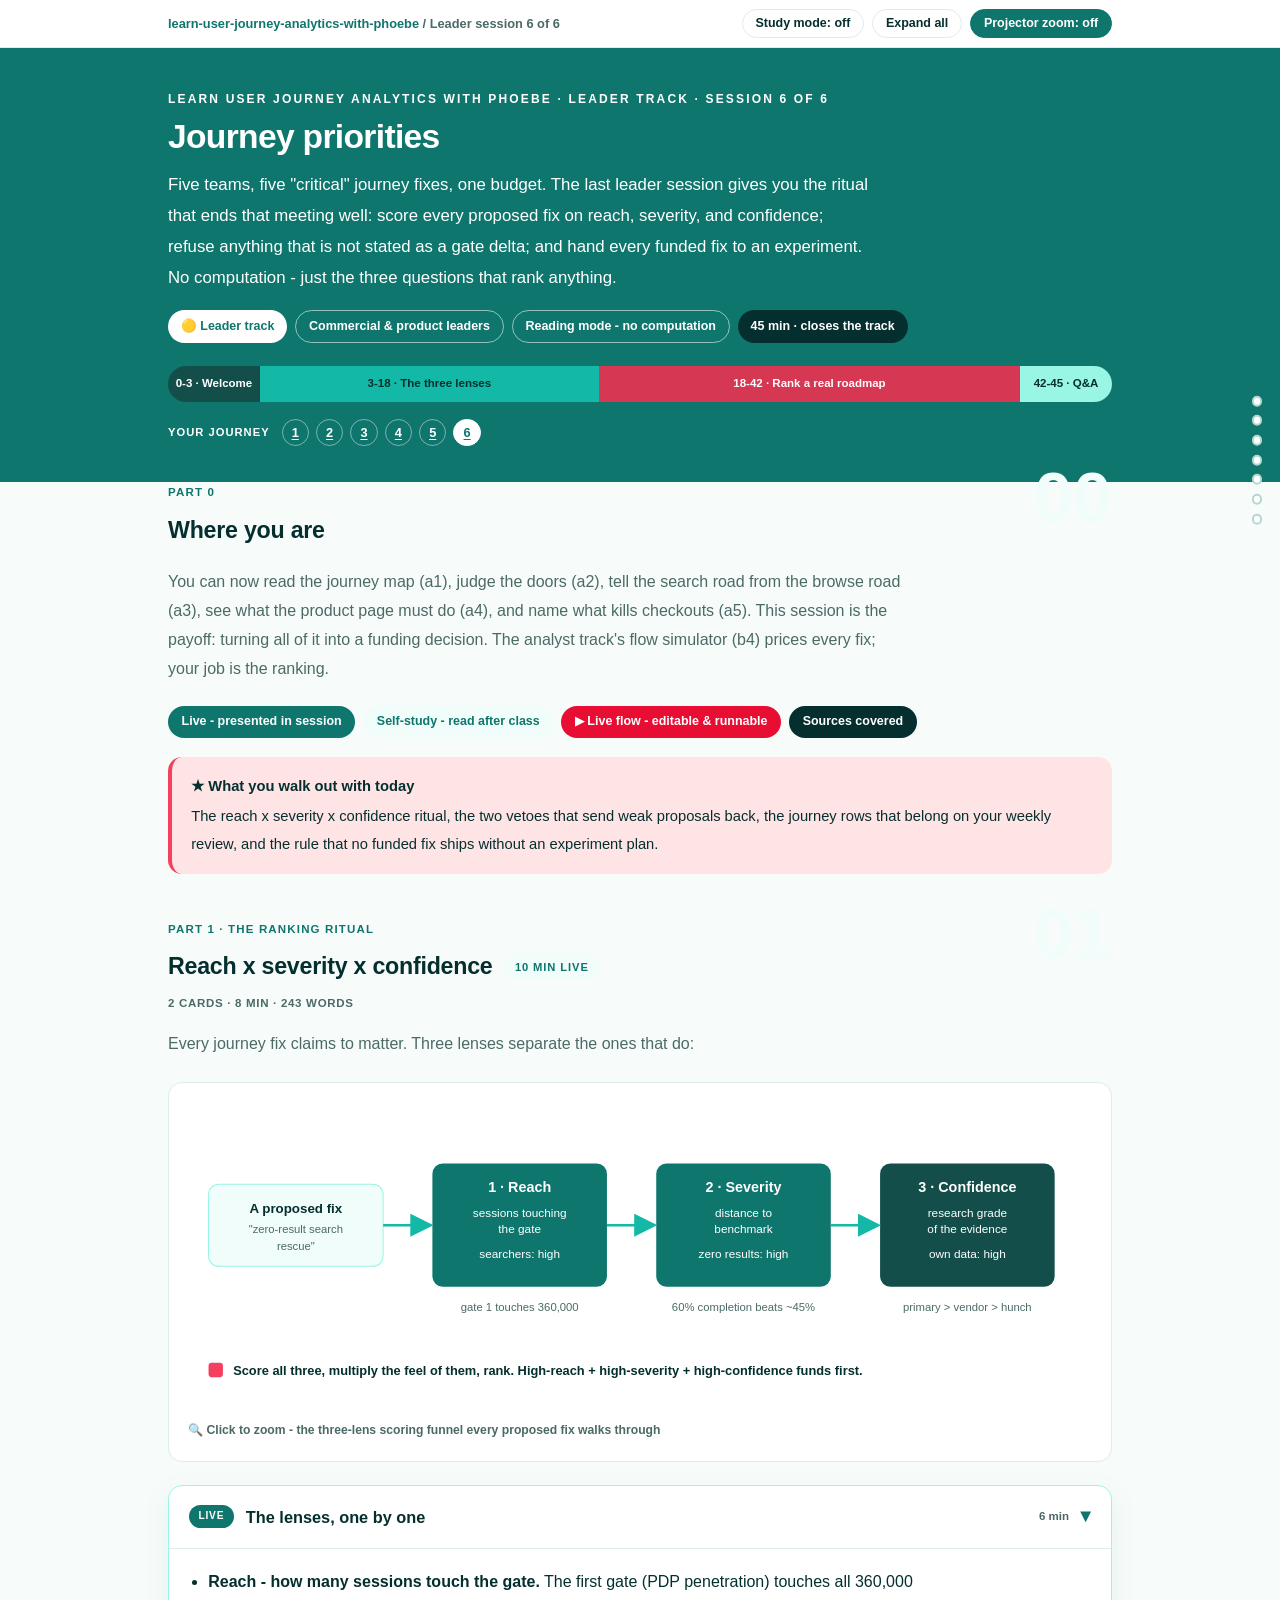
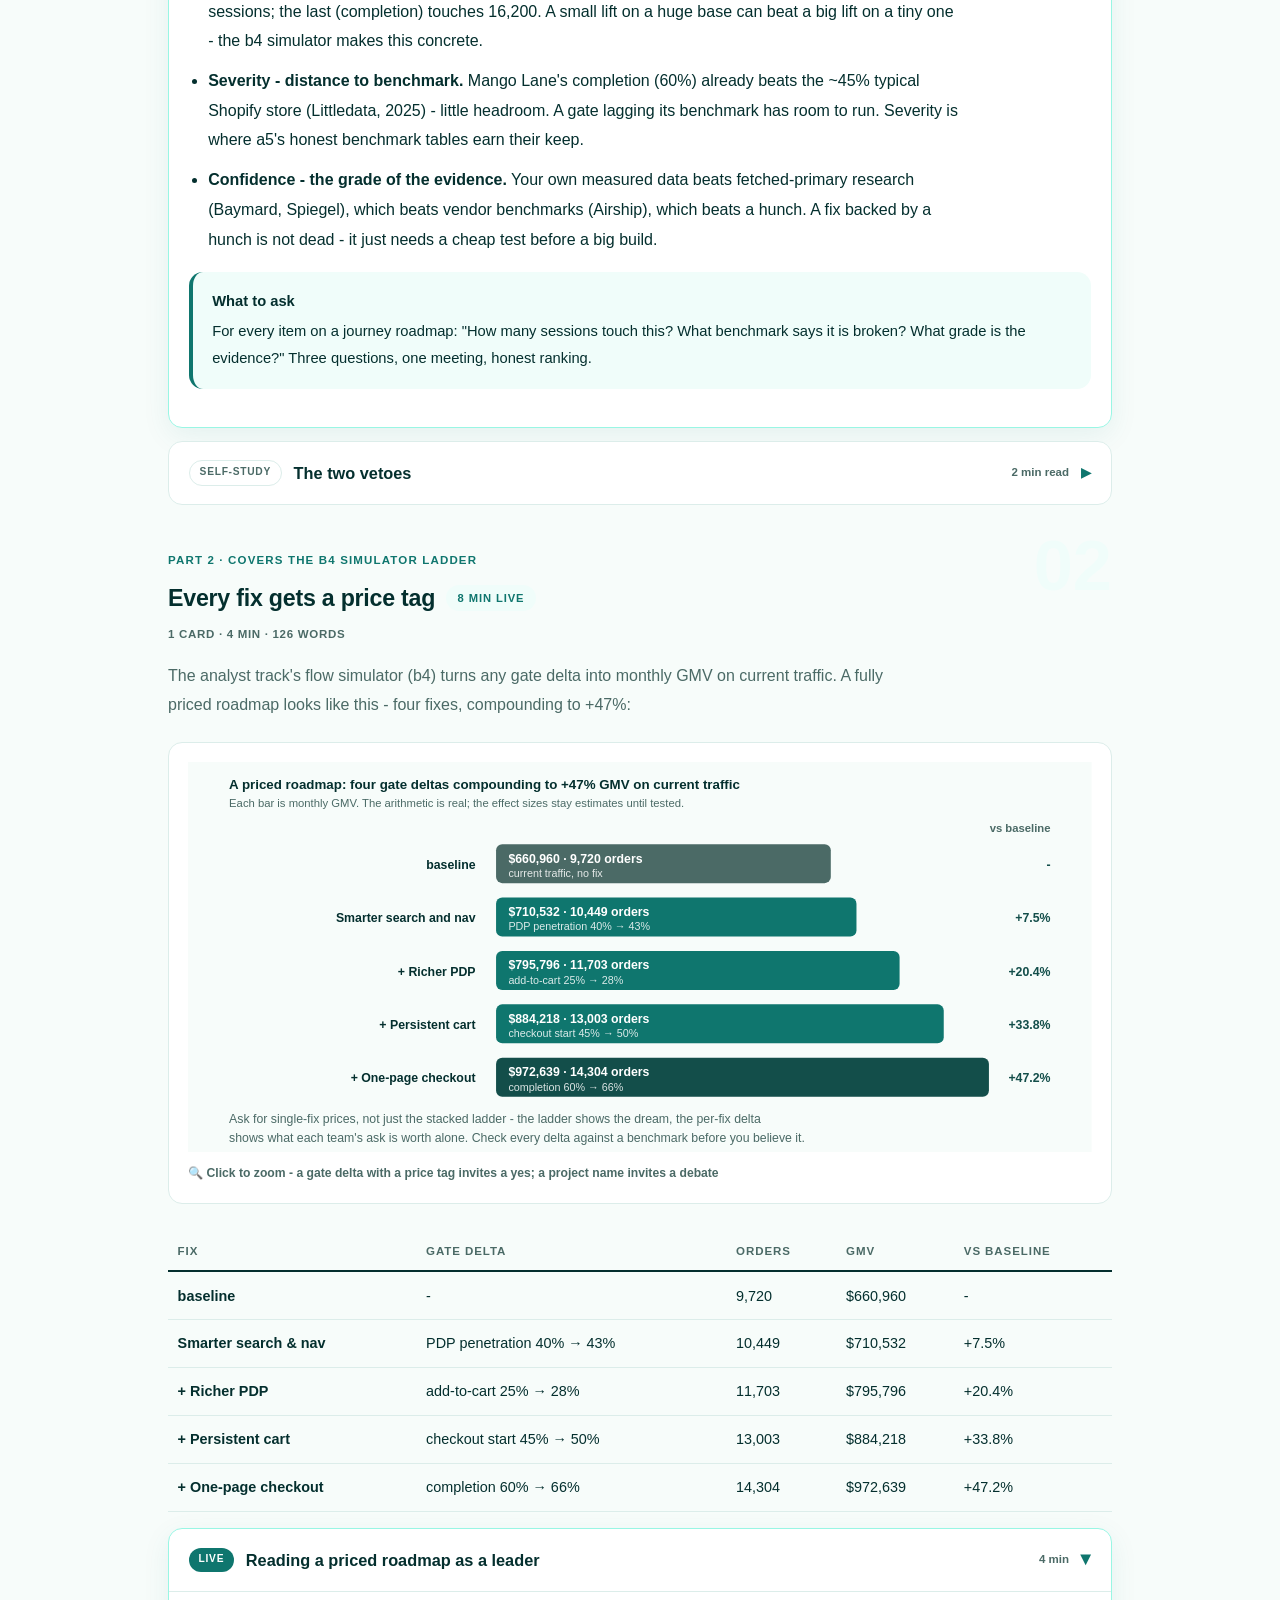
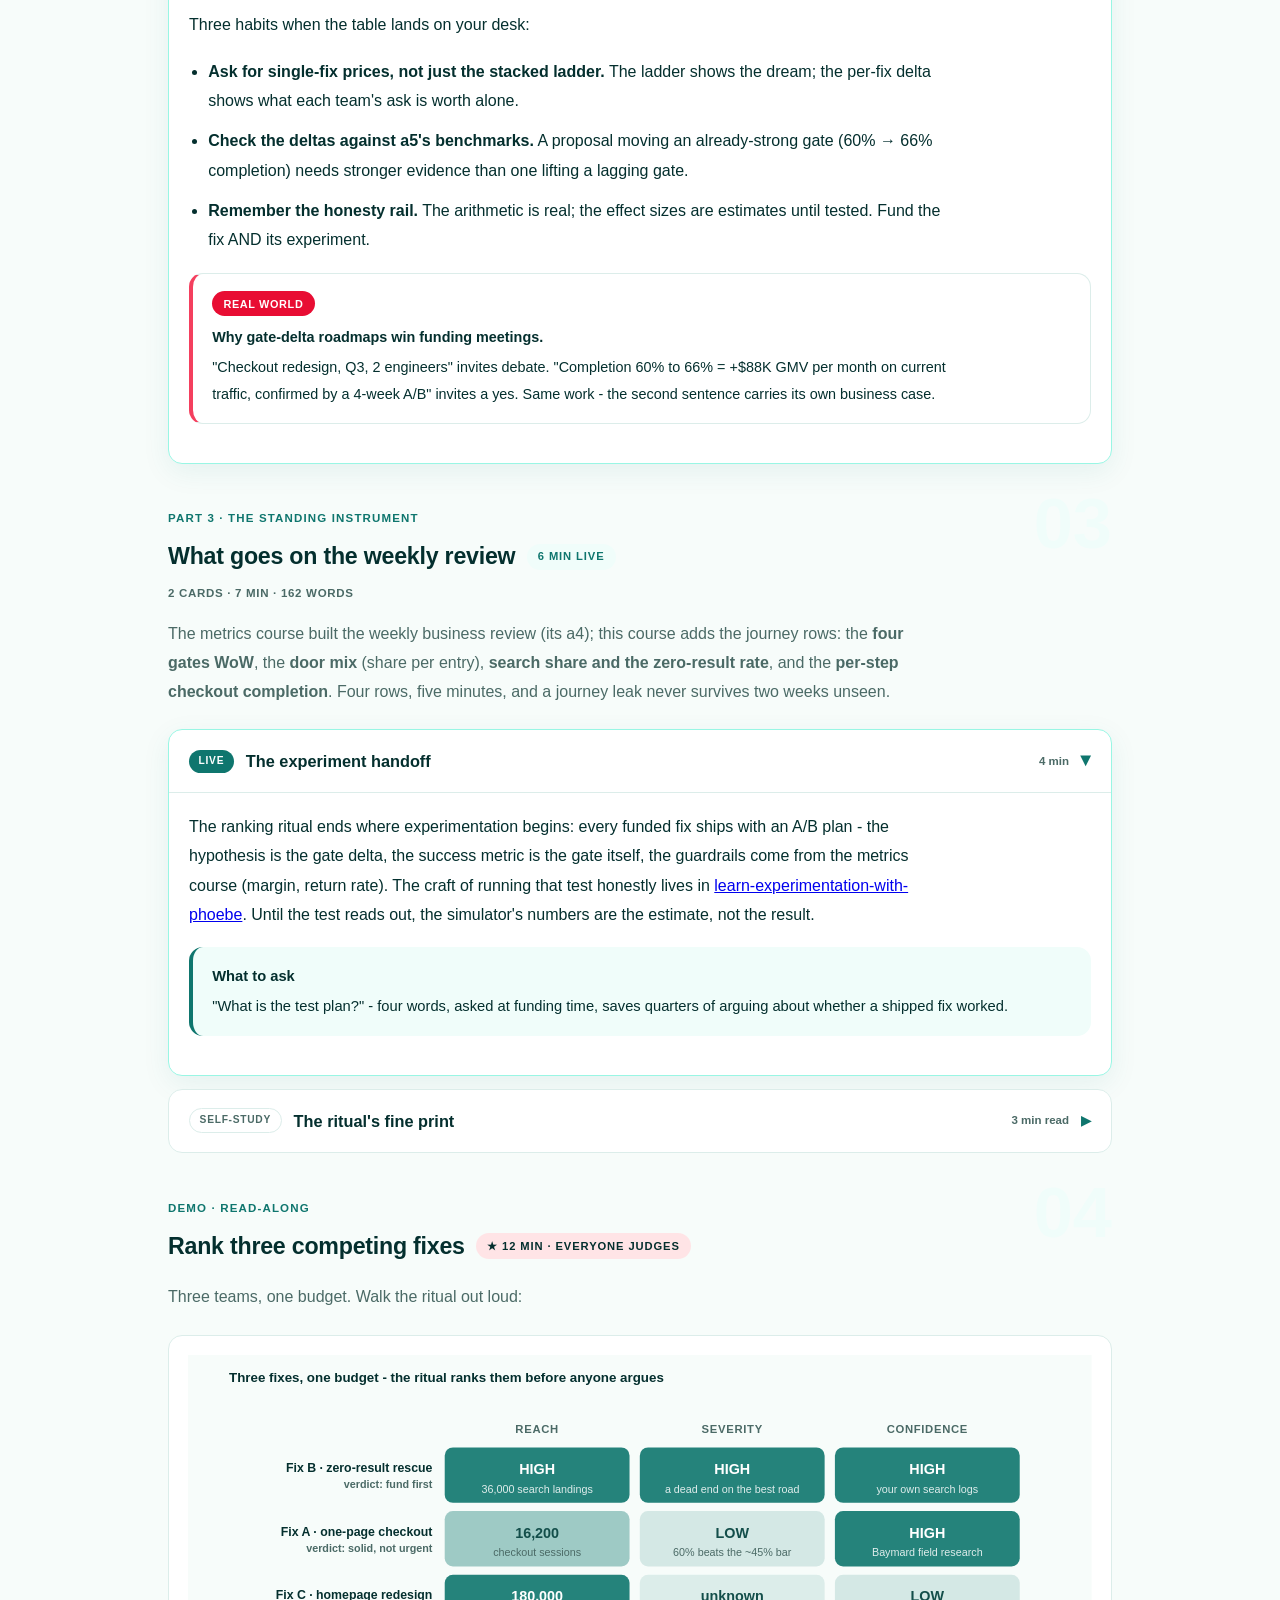
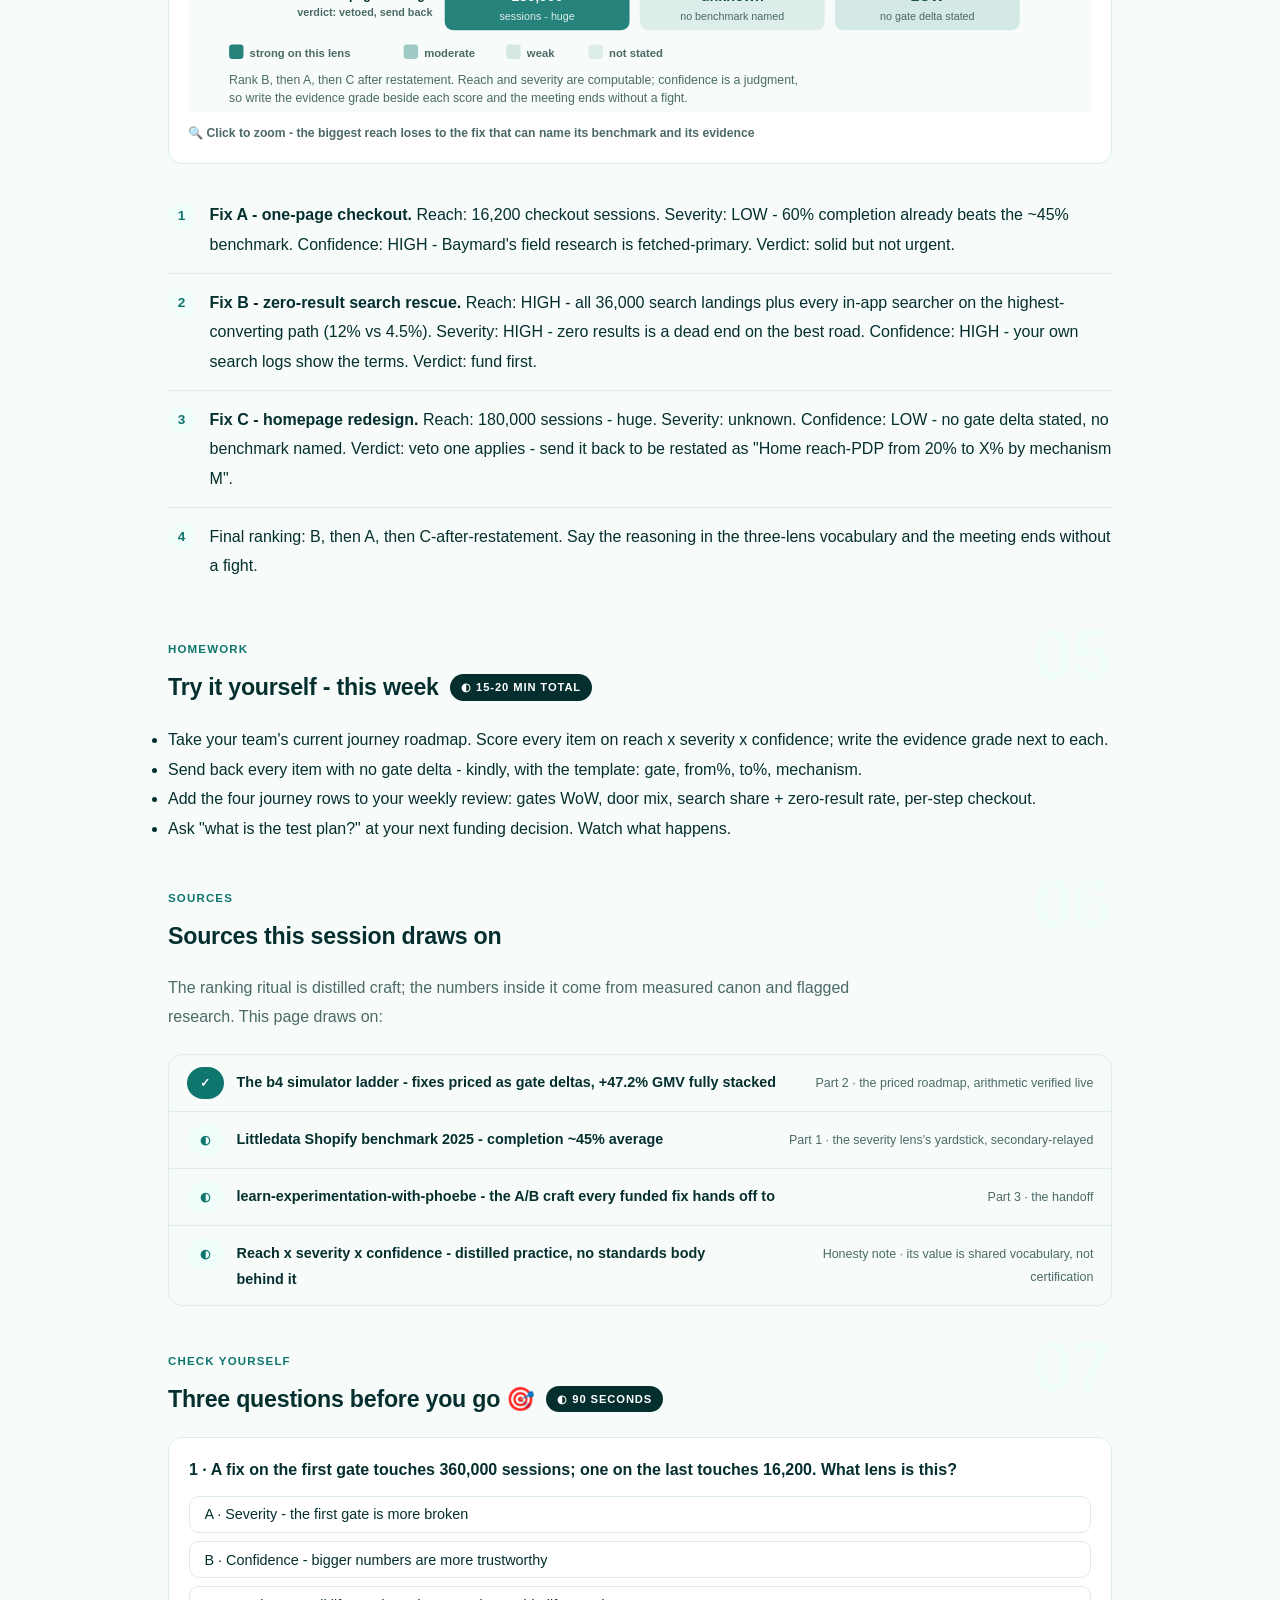
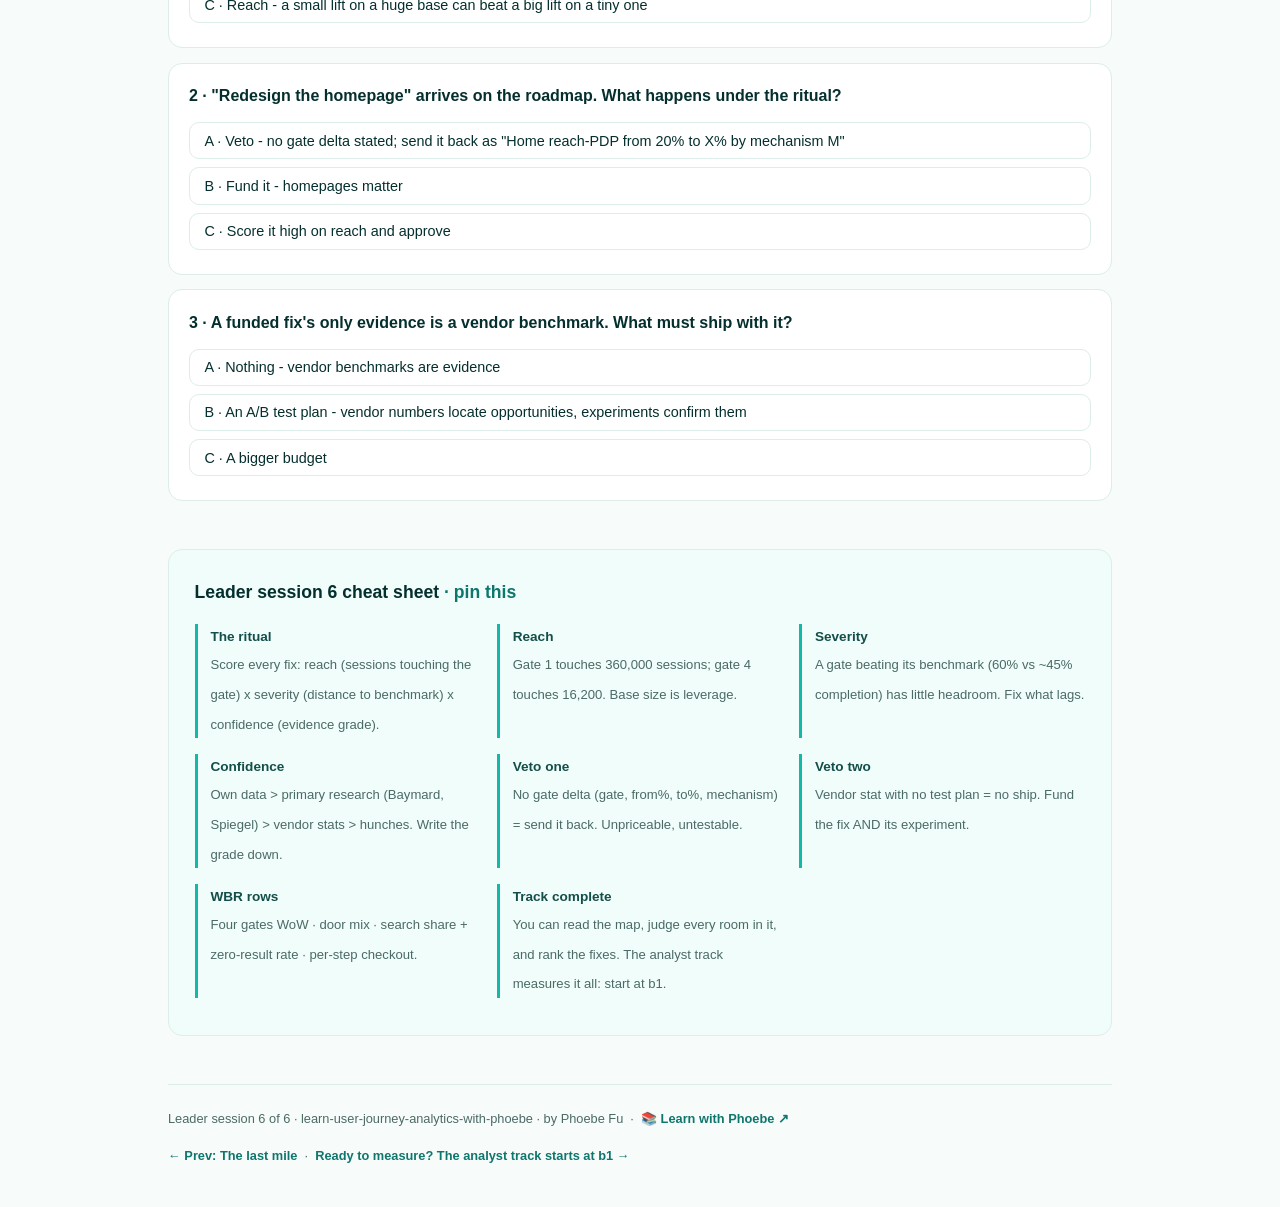
<file: courses/a6-journey-priorities.html>
<!DOCTYPE html>
<html lang="en">
<head>
<meta charset="UTF-8">
<meta name="viewport" content="width=device-width, initial-scale=1.0">
<!-- social:start -->
<meta name="description" content="Leader session 6 of 6. You can now read the journey map (a1), judge the doors (a2), tell the search road from the browse road (a3), see what the product page must do (a4), and name what kills...">
<meta property="og:type" content="article">
<meta property="og:site_name" content="Learn with Phoebe">
<meta property="og:title" content="Journey priorities - learn user journey analytics with phoebe">
<meta property="og:description" content="Leader session 6 of 6. You can now read the journey map (a1), judge the doors (a2), tell the search road from the browse road (a3), see what the product page must do (a4), and name what kills...">
<meta property="og:url" content="https://phoebefu6.github.io/learn-user-journey-analytics-with-phoebe/courses/a6-journey-priorities.html">
<meta property="og:image" content="https://phoebefu6.github.io/learn-user-journey-analytics-with-phoebe/assets/og-cover.png">
<meta property="og:image:width" content="1200">
<meta property="og:image:height" content="630">
<meta name="twitter:card" content="summary_large_image">
<meta name="twitter:title" content="Journey priorities - learn user journey analytics with phoebe">
<meta name="twitter:description" content="Leader session 6 of 6. You can now read the journey map (a1), judge the doors (a2), tell the search road from the browse road (a3), see what the product page must do (a4), and name what kills...">
<meta name="twitter:image" content="https://phoebefu6.github.io/learn-user-journey-analytics-with-phoebe/assets/og-cover.png">
<!-- social:end -->
<title>Leader session 6 · Journey priorities - learn user journey analytics with phoebe</title>
<link rel="stylesheet" href="../assets/style.css?v=29">
</head>
<body>

<div class="toolbar">
  <div class="wrap">
    <span class="crumb"><a href="../index.html">learn-user-journey-analytics-with-phoebe</a> / Leader session 6 of 6</span>
    <button class="btn" id="toggle-all" type="button">Expand all</button>
    <button class="btn primary" id="zoom-toggle" type="button">Projector zoom: off</button>
  </div>
</div>

<header class="masthead">
  <div class="wrap">
    <div class="eyebrow">Learn User Journey Analytics with Phoebe · Leader track · Session 6 of 6</div>
    <h1>Journey <span class="accent">priorities</span></h1>
    <p class="sub">Five teams, five "critical" journey fixes, one budget. The last leader session gives you the ritual that ends that meeting well: score every proposed fix on reach, severity, and confidence; refuse anything that is not stated as a gate delta; and hand every funded fix to an experiment. No computation - just the three questions that rank anything.</p>
    <div class="chip-row">
      <span class="chip level">🟡 Leader track</span>
      <span class="chip audience">Commercial &amp; product leaders</span>
      <span class="chip audience">Reading mode - no computation</span>
      <span class="chip time">45 min · closes the track</span>
    </div>
    <div class="agenda">
      <span class="a1" style="flex:1">0-3 · Welcome</span>
      <span class="a2" style="flex:4">3-18 · The three lenses</span>
      <span class="a3" style="flex:5">18-42 · Rank a real roadmap</span>
      <span class="a4" style="flex:1">42-45 · Q&amp;A</span>
    </div>
  </div>
</header>

<main class="wrap">

  <!-- ============ INTRO ============ -->
  <section class="section" id="intro">
    <div class="section-kicker">
      <span class="klabel">Part 0</span>
      <h2>Where you are</h2>
    </div>
    <p class="lede">You can now read the journey map (a1), judge the doors (a2), tell the search road from the browse road (a3), see what the product page must do (a4), and name what kills checkouts (a5). This session is the payoff: turning all of it into a funding decision. The analyst track's flow simulator (b4) prices every fix; your job is the ranking.</p>
    <div class="legend">
      <span class="pill solid">Live - presented in session</span>
      <span class="pill light">Self-study - read after class</span>
      <span class="pill peach">▶ Live flow - editable &amp; runnable</span>
      <span class="pill inkpill">Sources covered</span>
    </div>
    <div class="callout win">
      <strong>★ What you walk out with today</strong>
      The reach x severity x confidence ritual, the two vetoes that send weak proposals back, the journey rows that belong on your weekly review, and the rule that no funded fix ships without an experiment plan.
    </div>
  </section>

  <!-- ============ PART 1: THE THREE LENSES ============ -->
  <section class="section" id="lenses">
    <div class="section-kicker">
      <span class="klabel">Part 1 · the ranking ritual</span>
      <h2>Reach x severity x confidence <span class="tag concept">10 min live</span></h2>
    </div>
    <p class="lede">Every journey fix claims to matter. Three lenses separate the ones that do:</p>

    <figure class="zoomable">
      <svg viewBox="0 0 880 300" xmlns="http://www.w3.org/2000/svg" role="img" aria-label="The three-lens scoring funnel: reach, severity, confidence, with a worked fix flowing through">
        <style>
          .jpH { font: 700 13px Inter, sans-serif; fill: #042F2E; }
          .jpT { font: 800 14px Inter, sans-serif; fill: #FFFFFF; }
          .jpS { font: 400 11.5px Inter, sans-serif; fill: #FFFFFF; }
          .jpC { font: 400 11px Inter, sans-serif; fill: #4B6A66; }
          .jpN { font: 600 12.5px Inter, sans-serif; fill: #042F2E; }
          .jpArr { stroke: #14B8A6; stroke-width: 2.5; fill: none; marker-end: url(#jpArrHead); }
        </style>
        <defs>
          <marker id="jpArrHead" markerWidth="9" markerHeight="9" refX="7" refY="4.5" orient="auto">
            <path d="M0,0 L9,4.5 L0,9 z" fill="#14B8A6"/>
          </marker>
        </defs>

        <rect x="20" y="80" width="170" height="80" rx="10" fill="#F0FDFA" stroke="#99F6E4"/>
        <text class="jpH" x="105" y="108" text-anchor="middle">A proposed fix</text>
        <text class="jpC" x="105" y="128" text-anchor="middle">"zero-result search</text>
        <text class="jpC" x="105" y="144" text-anchor="middle">rescue"</text>

        <rect x="238" y="60" width="170" height="120" rx="10" fill="#0F766E"/>
        <text class="jpT" x="323" y="88" text-anchor="middle">1 · Reach</text>
        <text class="jpS" x="323" y="112" text-anchor="middle">sessions touching</text>
        <text class="jpS" x="323" y="128" text-anchor="middle">the gate</text>
        <text class="jpS" x="323" y="152" text-anchor="middle">searchers: high</text>

        <rect x="456" y="60" width="170" height="120" rx="10" fill="#0F766E"/>
        <text class="jpT" x="541" y="88" text-anchor="middle">2 · Severity</text>
        <text class="jpS" x="541" y="112" text-anchor="middle">distance to</text>
        <text class="jpS" x="541" y="128" text-anchor="middle">benchmark</text>
        <text class="jpS" x="541" y="152" text-anchor="middle">zero results: high</text>

        <rect x="674" y="60" width="170" height="120" rx="10" fill="#134E4A"/>
        <text class="jpT" x="759" y="88" text-anchor="middle">3 · Confidence</text>
        <text class="jpS" x="759" y="112" text-anchor="middle">research grade</text>
        <text class="jpS" x="759" y="128" text-anchor="middle">of the evidence</text>
        <text class="jpS" x="759" y="152" text-anchor="middle">own data: high</text>

        <path class="jpArr" d="M190,120 L234,120"/>
        <path class="jpArr" d="M408,120 L452,120"/>
        <path class="jpArr" d="M626,120 L670,120"/>

        <text class="jpC" x="323" y="204" text-anchor="middle">gate 1 touches 360,000</text>
        <text class="jpC" x="541" y="204" text-anchor="middle">60% completion beats ~45%</text>
        <text class="jpC" x="759" y="204" text-anchor="middle">primary &gt; vendor &gt; hunch</text>

        <rect x="20" y="254" width="14" height="14" rx="3" fill="#F43F5E"/>
        <text class="jpN" x="44" y="266">Score all three, multiply the feel of them, rank. High-reach + high-severity + high-confidence funds first.</text>
      </svg>
      <figcaption>🔍 Click to zoom - the three-lens scoring funnel every proposed fix walks through</figcaption>
    </figure>

    <details class="card" open>
      <summary><span class="mode live">Live</span>The lenses, one by one<span class="mini">6 min</span><span class="caret">▶</span></summary>
      <div class="body">
        <ul>
          <li><strong>Reach - how many sessions touch the gate.</strong> The first gate (PDP penetration) touches all 360,000 sessions; the last (completion) touches 16,200. A small lift on a huge base can beat a big lift on a tiny one - the b4 simulator makes this concrete.</li>
          <li><strong>Severity - distance to benchmark.</strong> Mango Lane's completion (60%) already beats the ~45% typical Shopify store (Littledata, 2025) - little headroom. A gate lagging its benchmark has room to run. Severity is where a5's honest benchmark tables earn their keep.</li>
          <li><strong>Confidence - the grade of the evidence.</strong> Your own measured data beats fetched-primary research (Baymard, Spiegel), which beats vendor benchmarks (Airship), which beats a hunch. A fix backed by a hunch is not dead - it just needs a cheap test before a big build.</li>
        </ul>
        <div class="callout tip">
          <strong>What to ask</strong>
          For every item on a journey roadmap: "How many sessions touch this? What benchmark says it is broken? What grade is the evidence?" Three questions, one meeting, honest ranking.
        </div>
      </div>
    </details>

    <details class="card">
      <summary><span class="mode self">Self-study</span>The two vetoes<span class="mini">2 min read</span><span class="caret">▶</span></summary>
      <div class="body">
        <p>Two proposals get sent back automatically, whatever their score:</p>
        <ul>
          <li><strong>No gate delta.</strong> A fix that cannot be stated as "gate X from A% to B% by mechanism M" cannot be priced by the simulator or tested by an experiment. "Redesign the homepage" goes back until it becomes a delta.</li>
          <li><strong>Vendor stat, no test plan.</strong> A fix whose only evidence is a vendor benchmark ships with an A/B plan or not at all. Vendor numbers locate opportunities; they do not confirm them.</li>
        </ul>
      </div>
    </details>
  </section>

  <!-- ============ PART 2: PRICING ============ -->
  <section class="section" id="pricing">
    <div class="section-kicker">
      <span class="klabel">Part 2 · covers the b4 simulator ladder</span>
      <h2>Every fix gets a price tag <span class="tag concept">8 min live</span></h2>
    </div>
    <p class="lede">The analyst track's flow simulator (b4) turns any gate delta into monthly GMV on current traffic. A fully priced roadmap looks like this - four fixes, compounding to +47%:</p>

    <figure class="zoomable">
      <svg viewBox="0 0 880 380" xmlns="http://www.w3.org/2000/svg" role="img" aria-label="A bar chart of Mango Lane's priced roadmap in monthly GMV. The baseline is 9,720 orders and $660,960. Smarter search and navigation lifts PDP penetration from 40 to 43 percent for $710,532, up 7.5 percent. A richer product page lifts add-to-cart from 25 to 28 percent for $795,796, up 20.4 percent. A persistent cart lifts checkout start from 45 to 50 percent for $884,218, up 33.8 percent. A one-page checkout lifts completion from 60 to 66 percent for $972,639, up 47.2 percent.">
        <style>
          .a6gmT { font: 700 13px Inter, sans-serif; fill: #042F2E; }
          .a6gmS { font: 400 11px Inter, sans-serif; fill: #4B6A66; }
          .a6gmL { font: 600 12px Inter, sans-serif; fill: #042F2E; }
          .a6gmV { font: 800 12px Inter, sans-serif; fill: #FFFFFF; }
          .a6gmD { font: 400 10.5px Inter, sans-serif; fill: rgba(255,255,255,.85); }
          .a6gmP { font: 800 12px Inter, sans-serif; fill: #134E4A; }
          .a6gmH { font: 600 11px Inter, sans-serif; fill: #4B6A66; }
          .a6gmN { font: 400 12px Inter, sans-serif; fill: #4B6A66; }
        </style>
        <rect x="0" y="0" width="880" height="380" fill="#F7FCFA"/>
        <text class="a6gmT" x="40" y="26">A priced roadmap: four gate deltas compounding to +47% GMV on current traffic</text>
        <text class="a6gmS" x="40" y="44">Each bar is monthly GMV. The arithmetic is real; the effect sizes stay estimates until tested.</text>
        <text class="a6gmH" x="840" y="68" text-anchor="end">vs baseline</text>

        <text class="a6gmL" x="280" y="104" text-anchor="end">baseline</text>
        <rect x="300" y="80" width="326" height="38" rx="6" fill="#4B6A66"/>
        <text class="a6gmV" x="312" y="98">$660,960 · 9,720 orders</text>
        <text class="a6gmD" x="312" y="112">current traffic, no fix</text>
        <text class="a6gmP" x="840" y="104" text-anchor="end">-</text>

        <text class="a6gmL" x="280" y="156" text-anchor="end">Smarter search and nav</text>
        <rect x="300" y="132" width="351" height="38" rx="6" fill="#0F766E"/>
        <text class="a6gmV" x="312" y="150">$710,532 · 10,449 orders</text>
        <text class="a6gmD" x="312" y="164">PDP penetration 40% → 43%</text>
        <text class="a6gmP" x="840" y="156" text-anchor="end">+7.5%</text>

        <text class="a6gmL" x="280" y="208" text-anchor="end">+ Richer PDP</text>
        <rect x="300" y="184" width="393" height="38" rx="6" fill="#0F766E"/>
        <text class="a6gmV" x="312" y="202">$795,796 · 11,703 orders</text>
        <text class="a6gmD" x="312" y="216">add-to-cart 25% → 28%</text>
        <text class="a6gmP" x="840" y="208" text-anchor="end">+20.4%</text>

        <text class="a6gmL" x="280" y="260" text-anchor="end">+ Persistent cart</text>
        <rect x="300" y="236" width="436" height="38" rx="6" fill="#0F766E"/>
        <text class="a6gmV" x="312" y="254">$884,218 · 13,003 orders</text>
        <text class="a6gmD" x="312" y="268">checkout start 45% → 50%</text>
        <text class="a6gmP" x="840" y="260" text-anchor="end">+33.8%</text>

        <text class="a6gmL" x="280" y="312" text-anchor="end">+ One-page checkout</text>
        <rect x="300" y="288" width="480" height="38" rx="6" fill="#134E4A"/>
        <text class="a6gmV" x="312" y="306">$972,639 · 14,304 orders</text>
        <text class="a6gmD" x="312" y="320">completion 60% → 66%</text>
        <text class="a6gmP" x="840" y="312" text-anchor="end">+47.2%</text>

        <text class="a6gmN" x="40" y="352">Ask for single-fix prices, not just the stacked ladder - the ladder shows the dream, the per-fix delta</text>
        <text class="a6gmN" x="40" y="370">shows what each team's ask is worth alone. Check every delta against a benchmark before you believe it.</text>
      </svg>
      <figcaption>🔍 Click to zoom - a gate delta with a price tag invites a yes; a project name invites a debate</figcaption>
    </figure>

    <table class="clean">
      <thead><tr><th>Fix</th><th>Gate delta</th><th>Orders</th><th>GMV</th><th>vs baseline</th></tr></thead>
      <tbody>
        <tr><td>baseline</td><td>-</td><td>9,720</td><td>$660,960</td><td>-</td></tr>
        <tr><td>Smarter search &amp; nav</td><td>PDP penetration 40% → 43%</td><td>10,449</td><td>$710,532</td><td>+7.5%</td></tr>
        <tr><td>+ Richer PDP</td><td>add-to-cart 25% → 28%</td><td>11,703</td><td>$795,796</td><td>+20.4%</td></tr>
        <tr><td>+ Persistent cart</td><td>checkout start 45% → 50%</td><td>13,003</td><td>$884,218</td><td>+33.8%</td></tr>
        <tr><td>+ One-page checkout</td><td>completion 60% → 66%</td><td>14,304</td><td>$972,639</td><td>+47.2%</td></tr>
      </tbody>
    </table>

    <details class="card" open>
      <summary><span class="mode live">Live</span>Reading a priced roadmap as a leader<span class="mini">4 min</span><span class="caret">▶</span></summary>
      <div class="body">
        <p>Three habits when the table lands on your desk:</p>
        <ul>
          <li><strong>Ask for single-fix prices, not just the stacked ladder.</strong> The ladder shows the dream; the per-fix delta shows what each team's ask is worth alone.</li>
          <li><strong>Check the deltas against a5's benchmarks.</strong> A proposal moving an already-strong gate (60% → 66% completion) needs stronger evidence than one lifting a lagging gate.</li>
          <li><strong>Remember the honesty rail.</strong> The arithmetic is real; the effect sizes are estimates until tested. Fund the fix AND its experiment.</li>
        </ul>
        <div class="callout example">
          <span class="ex-pill">Real world</span>
          <p><strong>Why gate-delta roadmaps win funding meetings.</strong> "Checkout redesign, Q3, 2 engineers" invites debate. "Completion 60% to 66% = +$88K GMV per month on current traffic, confirmed by a 4-week A/B" invites a yes. Same work - the second sentence carries its own business case.</p>
        </div>
      </div>
    </details>
  </section>

  <!-- ============ PART 3: WBR + HANDOFF ============ -->
  <section class="section" id="wbr">
    <div class="section-kicker">
      <span class="klabel">Part 3 · the standing instrument</span>
      <h2>What goes on the weekly review <span class="tag concept">6 min live</span></h2>
    </div>
    <p class="lede">The metrics course built the weekly business review (its a4); this course adds the journey rows: the <strong>four gates WoW</strong>, the <strong>door mix</strong> (share per entry), <strong>search share and the zero-result rate</strong>, and the <strong>per-step checkout completion</strong>. Four rows, five minutes, and a journey leak never survives two weeks unseen.</p>

    <details class="card" open>
      <summary><span class="mode live">Live</span>The experiment handoff<span class="mini">4 min</span><span class="caret">▶</span></summary>
      <div class="body">
        <p>The ranking ritual ends where experimentation begins: every funded fix ships with an A/B plan - the hypothesis is the gate delta, the success metric is the gate itself, the guardrails come from the metrics course (margin, return rate). The craft of running that test honestly lives in <a href="https://phoebefu6.github.io/learn-experimentation-with-phoebe/">learn-experimentation-with-phoebe</a>. Until the test reads out, the simulator's numbers are the estimate, not the result.</p>
        <div class="callout tip">
          <strong>What to ask</strong>
          "What is the test plan?" - four words, asked at funding time, saves quarters of arguing about whether a shipped fix worked.
        </div>
      </div>
    </details>

    <details class="card">
      <summary><span class="mode self">Self-study</span>The ritual's fine print<span class="mini">3 min read</span><span class="caret">▶</span></summary>
      <div class="body">
        <ul>
          <li><strong>Reach and severity are computable; confidence is a judgment.</strong> Write the evidence grade next to each score so the judgment is at least visible.</li>
          <li><strong>Re-rank quarterly, not weekly.</strong> Priorities that flap with every WBR exhaust teams; the WBR watches, the quarter decides.</li>
          <li><strong>The ritual is craft, not law.</strong> No standards body certifies reach x severity x confidence - it is a distilled practice. Its value is that everyone argues inside the same three questions.</li>
        </ul>
      </div>
    </details>
  </section>

  <!-- ============ DEMO ============ -->
  <section class="section" id="demo">
    <div class="section-kicker">
      <span class="klabel">Demo · read-along</span>
      <h2>Rank three competing fixes <span class="tag demo">★ 12 min · everyone judges</span></h2>
    </div>
    <p class="lede">Three teams, one budget. Walk the ritual out loud:</p>

    <figure class="zoomable">
      <svg viewBox="0 0 880 348" xmlns="http://www.w3.org/2000/svg" role="img" aria-label="A three by three grid scoring three competing fixes on reach, severity and confidence. The zero-result search rescue scores high on all three and is funded first. The one-page checkout reaches 16,200 checkout sessions with high confidence from Baymard field research, but severity is low because 60 percent completion already beats the roughly 45 percent benchmark. The homepage redesign reaches 180,000 sessions but names no benchmark and states no gate delta, so it is vetoed and sent back.">
        <style>
          .a6rkT { font: 700 13px Inter, sans-serif; fill: #042F2E; }
          .a6rkH { font: 700 11px Inter, sans-serif; fill: #4B6A66; letter-spacing: .06em; }
          .a6rkL { font: 700 12px Inter, sans-serif; fill: #042F2E; }
          .a6rkJ { font: 600 10.5px Inter, sans-serif; fill: #4B6A66; }
          .a6rkW { font: 800 14px Inter, sans-serif; fill: #FFFFFF; }
          .a6rkI { font: 800 14px Inter, sans-serif; fill: #134E4A; }
          .a6rkX { font: 400 10.5px Inter, sans-serif; fill: rgba(255,255,255,.85); }
          .a6rkY { font: 400 10.5px Inter, sans-serif; fill: #4B6A66; }
          .a6rkK { font: 600 11px Inter, sans-serif; fill: #4B6A66; }
          .a6rkN { font: 400 12px Inter, sans-serif; fill: #4B6A66; }
        </style>
        <rect x="0" y="0" width="880" height="348" fill="#F7FCFA"/>
        <text class="a6rkT" x="40" y="26">Three fixes, one budget - the ritual ranks them before anyone argues</text>
        <text class="a6rkH" x="340" y="76" text-anchor="middle">REACH</text>
        <text class="a6rkH" x="530" y="76" text-anchor="middle">SEVERITY</text>
        <text class="a6rkH" x="720" y="76" text-anchor="middle">CONFIDENCE</text>

        <text class="a6rkL" x="238" y="114" text-anchor="end">Fix B · zero-result rescue</text>
        <text class="a6rkJ" x="238" y="130" text-anchor="end">verdict: fund first</text>
        <rect x="250" y="90" width="180" height="54" rx="8" fill="#0F766E" opacity=".9"/>
        <rect x="440" y="90" width="180" height="54" rx="8" fill="#0F766E" opacity=".9"/>
        <rect x="630" y="90" width="180" height="54" rx="8" fill="#0F766E" opacity=".9"/>
        <text class="a6rkW" x="340" y="116" text-anchor="middle">HIGH</text>
        <text class="a6rkX" x="340" y="134" text-anchor="middle">36,000 search landings</text>
        <text class="a6rkW" x="530" y="116" text-anchor="middle">HIGH</text>
        <text class="a6rkX" x="530" y="134" text-anchor="middle">a dead end on the best road</text>
        <text class="a6rkW" x="720" y="116" text-anchor="middle">HIGH</text>
        <text class="a6rkX" x="720" y="134" text-anchor="middle">your own search logs</text>

        <text class="a6rkL" x="238" y="176" text-anchor="end">Fix A · one-page checkout</text>
        <text class="a6rkJ" x="238" y="192" text-anchor="end">verdict: solid, not urgent</text>
        <rect x="250" y="152" width="180" height="54" rx="8" fill="#0F766E" opacity=".38"/>
        <rect x="440" y="152" width="180" height="54" rx="8" fill="#0F766E" opacity=".15"/>
        <rect x="630" y="152" width="180" height="54" rx="8" fill="#0F766E" opacity=".9"/>
        <text class="a6rkI" x="340" y="178" text-anchor="middle">16,200</text>
        <text class="a6rkY" x="340" y="196" text-anchor="middle">checkout sessions</text>
        <text class="a6rkI" x="530" y="178" text-anchor="middle">LOW</text>
        <text class="a6rkY" x="530" y="196" text-anchor="middle">60% beats the ~45% bar</text>
        <text class="a6rkW" x="720" y="178" text-anchor="middle">HIGH</text>
        <text class="a6rkX" x="720" y="196" text-anchor="middle">Baymard field research</text>

        <text class="a6rkL" x="238" y="238" text-anchor="end">Fix C · homepage redesign</text>
        <text class="a6rkJ" x="238" y="254" text-anchor="end">verdict: vetoed, send back</text>
        <rect x="250" y="214" width="180" height="54" rx="8" fill="#0F766E" opacity=".9"/>
        <rect x="440" y="214" width="180" height="54" rx="8" fill="#DCEDEA"/>
        <rect x="630" y="214" width="180" height="54" rx="8" fill="#0F766E" opacity=".15"/>
        <text class="a6rkW" x="340" y="240" text-anchor="middle">180,000</text>
        <text class="a6rkX" x="340" y="258" text-anchor="middle">sessions - huge</text>
        <text class="a6rkI" x="530" y="240" text-anchor="middle">unknown</text>
        <text class="a6rkY" x="530" y="258" text-anchor="middle">no benchmark named</text>
        <text class="a6rkI" x="720" y="240" text-anchor="middle">LOW</text>
        <text class="a6rkY" x="720" y="258" text-anchor="middle">no gate delta stated</text>

        <rect x="40" y="282" width="14" height="14" rx="3" fill="#0F766E" opacity=".9"/>
        <text class="a6rkK" x="60" y="294">strong on this lens</text>
        <rect x="210" y="282" width="14" height="14" rx="3" fill="#0F766E" opacity=".38"/>
        <text class="a6rkK" x="230" y="294">moderate</text>
        <rect x="310" y="282" width="14" height="14" rx="3" fill="#0F766E" opacity=".15"/>
        <text class="a6rkK" x="330" y="294">weak</text>
        <rect x="390" y="282" width="14" height="14" rx="3" fill="#DCEDEA"/>
        <text class="a6rkK" x="410" y="294">not stated</text>

        <text class="a6rkN" x="40" y="320">Rank B, then A, then C after restatement. Reach and severity are computable; confidence is a judgment,</text>
        <text class="a6rkN" x="40" y="338">so write the evidence grade beside each score and the meeting ends without a fight.</text>
      </svg>
      <figcaption>🔍 Click to zoom - the biggest reach loses to the fix that can name its benchmark and its evidence</figcaption>
    </figure>

    <div class="steps">
      <div class="step"><p><strong>Fix A - one-page checkout.</strong> Reach: 16,200 checkout sessions. Severity: LOW - 60% completion already beats the ~45% benchmark. Confidence: HIGH - Baymard's field research is fetched-primary. Verdict: solid but not urgent.</p></div>
      <div class="step"><p><strong>Fix B - zero-result search rescue.</strong> Reach: HIGH - all 36,000 search landings plus every in-app searcher on the highest-converting path (12% vs 4.5%). Severity: HIGH - zero results is a dead end on the best road. Confidence: HIGH - your own search logs show the terms. Verdict: fund first.</p></div>
      <div class="step"><p><strong>Fix C - homepage redesign.</strong> Reach: 180,000 sessions - huge. Severity: unknown. Confidence: LOW - no gate delta stated, no benchmark named. Verdict: veto one applies - send it back to be restated as "Home reach-PDP from 20% to X% by mechanism M".</p></div>
      <div class="step"><p>Final ranking: B, then A, then C-after-restatement. Say the reasoning in the three-lens vocabulary and the meeting ends without a fight.</p></div>
    </div>
  </section>

  <!-- ============ HOMEWORK ============ -->
  <section class="section" id="exercise">
    <div class="section-kicker">
      <span class="klabel">Homework</span>
      <h2>Try it yourself - this week <span class="tag exercise">◐ 15-20 min total</span></h2>
    </div>
    <ul>
      <li>Take your team's current journey roadmap. Score every item on reach x severity x confidence; write the evidence grade next to each.</li>
      <li>Send back every item with no gate delta - kindly, with the template: gate, from%, to%, mechanism.</li>
      <li>Add the four journey rows to your weekly review: gates WoW, door mix, search share + zero-result rate, per-step checkout.</li>
      <li>Ask "what is the test plan?" at your next funding decision. Watch what happens.</li>
    </ul>
  </section>

  <!-- ============ SOURCES ============ -->
  <section class="section" id="official">
    <div class="section-kicker">
      <span class="klabel">Sources</span>
      <h2>Sources this session draws on</h2>
    </div>
    <p class="lede">The ranking ritual is distilled craft; the numbers inside it come from measured canon and flagged research. This page draws on:</p>
    <div class="covered">
      <div class="covered-row"><span class="status pill solid">✓</span><span class="name">The b4 simulator ladder - fixes priced as gate deltas, +47.2% GMV fully stacked</span><span class="note">Part 2 · the priced roadmap, arithmetic verified live</span></div>
      <div class="covered-row"><span class="status pill light">◐</span><span class="name">Littledata Shopify benchmark 2025 - completion ~45% average</span><span class="note">Part 1 · the severity lens's yardstick, secondary-relayed</span></div>
      <div class="covered-row"><span class="status pill light">◐</span><span class="name">learn-experimentation-with-phoebe - the A/B craft every funded fix hands off to</span><span class="note">Part 3 · the handoff</span></div>
      <div class="covered-row"><span class="status pill light">◐</span><span class="name">Reach x severity x confidence - distilled practice, no standards body behind it</span><span class="note">Honesty note · its value is shared vocabulary, not certification</span></div>
    </div>
  </section>

  <!-- ============ QUIZ ============ -->
  <section class="section" id="quiz">
    <div class="section-kicker">
      <span class="klabel">Check yourself</span>
      <h2>Three questions before you go 🎯 <span class="tag exercise">◐ 90 seconds</span></h2>
    </div>
    <div class="quiz-q" data-answer="2">
      <p class="qtext">1 · A fix on the first gate touches 360,000 sessions; one on the last touches 16,200. What lens is this?</p>
      <button class="qopt" type="button">A · Severity - the first gate is more broken</button>
      <button class="qopt" type="button">B · Confidence - bigger numbers are more trustworthy</button>
      <button class="qopt" type="button">C · Reach - a small lift on a huge base can beat a big lift on a tiny one</button>
      <p class="qwhy">Reach counts the sessions that touch the gate. It is why gate-1 fixes so often out-value glamorous last-mile work - the base is 22x larger.</p>
    </div>
    <div class="quiz-q" data-answer="0">
      <p class="qtext">2 · "Redesign the homepage" arrives on the roadmap. What happens under the ritual?</p>
      <button class="qopt" type="button">A · Veto - no gate delta stated; send it back as "Home reach-PDP from 20% to X% by mechanism M"</button>
      <button class="qopt" type="button">B · Fund it - homepages matter</button>
      <button class="qopt" type="button">C · Score it high on reach and approve</button>
      <p class="qwhy">A fix without a gate delta cannot be priced or tested. The veto is not a rejection of the idea - it is a demand that the idea become measurable.</p>
    </div>
    <div class="quiz-q" data-answer="1">
      <p class="qtext">3 · A funded fix's only evidence is a vendor benchmark. What must ship with it?</p>
      <button class="qopt" type="button">A · Nothing - vendor benchmarks are evidence</button>
      <button class="qopt" type="button">B · An A/B test plan - vendor numbers locate opportunities, experiments confirm them</button>
      <button class="qopt" type="button">C · A bigger budget</button>
      <p class="qwhy">The second veto: vendor stat, no test plan, no ship. The simulator and the benchmarks estimate; only the experiment measures your store.</p>
    </div>
    <p class="quiz-score"></p>
  </section>

  <!-- ============ CHEAT SHEET ============ -->
  <section class="cheat" id="cheatsheet">
    <h3>Leader session 6 cheat sheet <span>· pin this</span></h3>
    <div class="grid-2">
      <div class="cheat-item"><b>The ritual</b><span>Score every fix: reach (sessions touching the gate) x severity (distance to benchmark) x confidence (evidence grade).</span></div>
      <div class="cheat-item"><b>Reach</b><span>Gate 1 touches 360,000 sessions; gate 4 touches 16,200. Base size is leverage.</span></div>
      <div class="cheat-item"><b>Severity</b><span>A gate beating its benchmark (60% vs ~45% completion) has little headroom. Fix what lags.</span></div>
      <div class="cheat-item"><b>Confidence</b><span>Own data &gt; primary research (Baymard, Spiegel) &gt; vendor stats &gt; hunches. Write the grade down.</span></div>
      <div class="cheat-item"><b>Veto one</b><span>No gate delta (gate, from%, to%, mechanism) = send it back. Unpriceable, untestable.</span></div>
      <div class="cheat-item"><b>Veto two</b><span>Vendor stat with no test plan = no ship. Fund the fix AND its experiment.</span></div>
      <div class="cheat-item"><b>WBR rows</b><span>Four gates WoW · door mix · search share + zero-result rate · per-step checkout.</span></div>
      <div class="cheat-item"><b>Track complete</b><span>You can read the map, judge every room in it, and rank the fixes. The analyst track measures it all: start at b1.</span></div>
    </div>
  </section>

  <footer class="pagefoot">
    <span>Leader session 6 of 6 · learn-user-journey-analytics-with-phoebe · by Phoebe Fu &nbsp;·&nbsp; 📚 <a href="https://phoebefu6.github.io/learn-with-phoebe/">Learn with Phoebe ↗</a></span>
    <span><a href="a5-the-last-mile.html">← Prev: The last mile</a> &nbsp;·&nbsp; <a href="b1-map-the-journey.html">Ready to measure? The analyst track starts at b1 →</a></span>
  </footer>

</main>

<script src="../assets/journey-live.js?v=7"></script>
<script src="../assets/tree-live.js?v=7"></script>
<script src="../assets/app.js?v=28"></script>
</body>
</html>
</file>
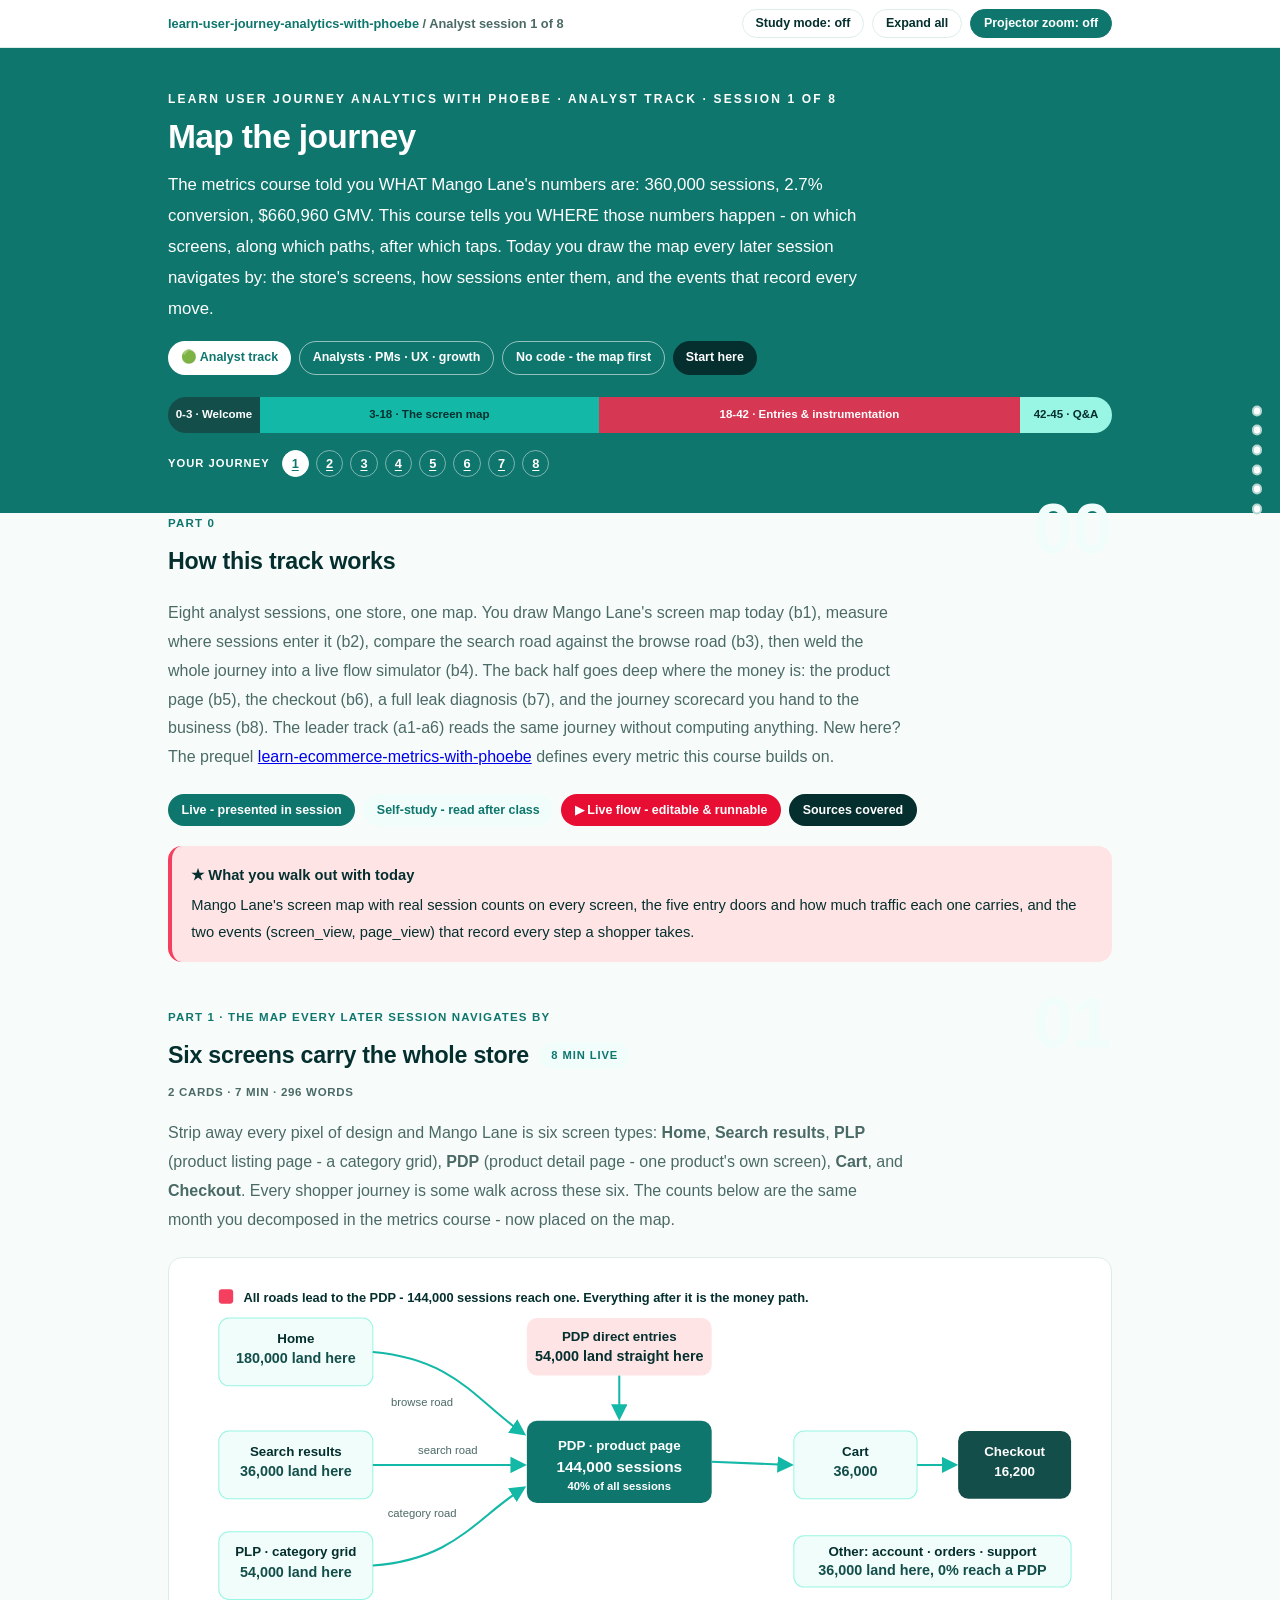
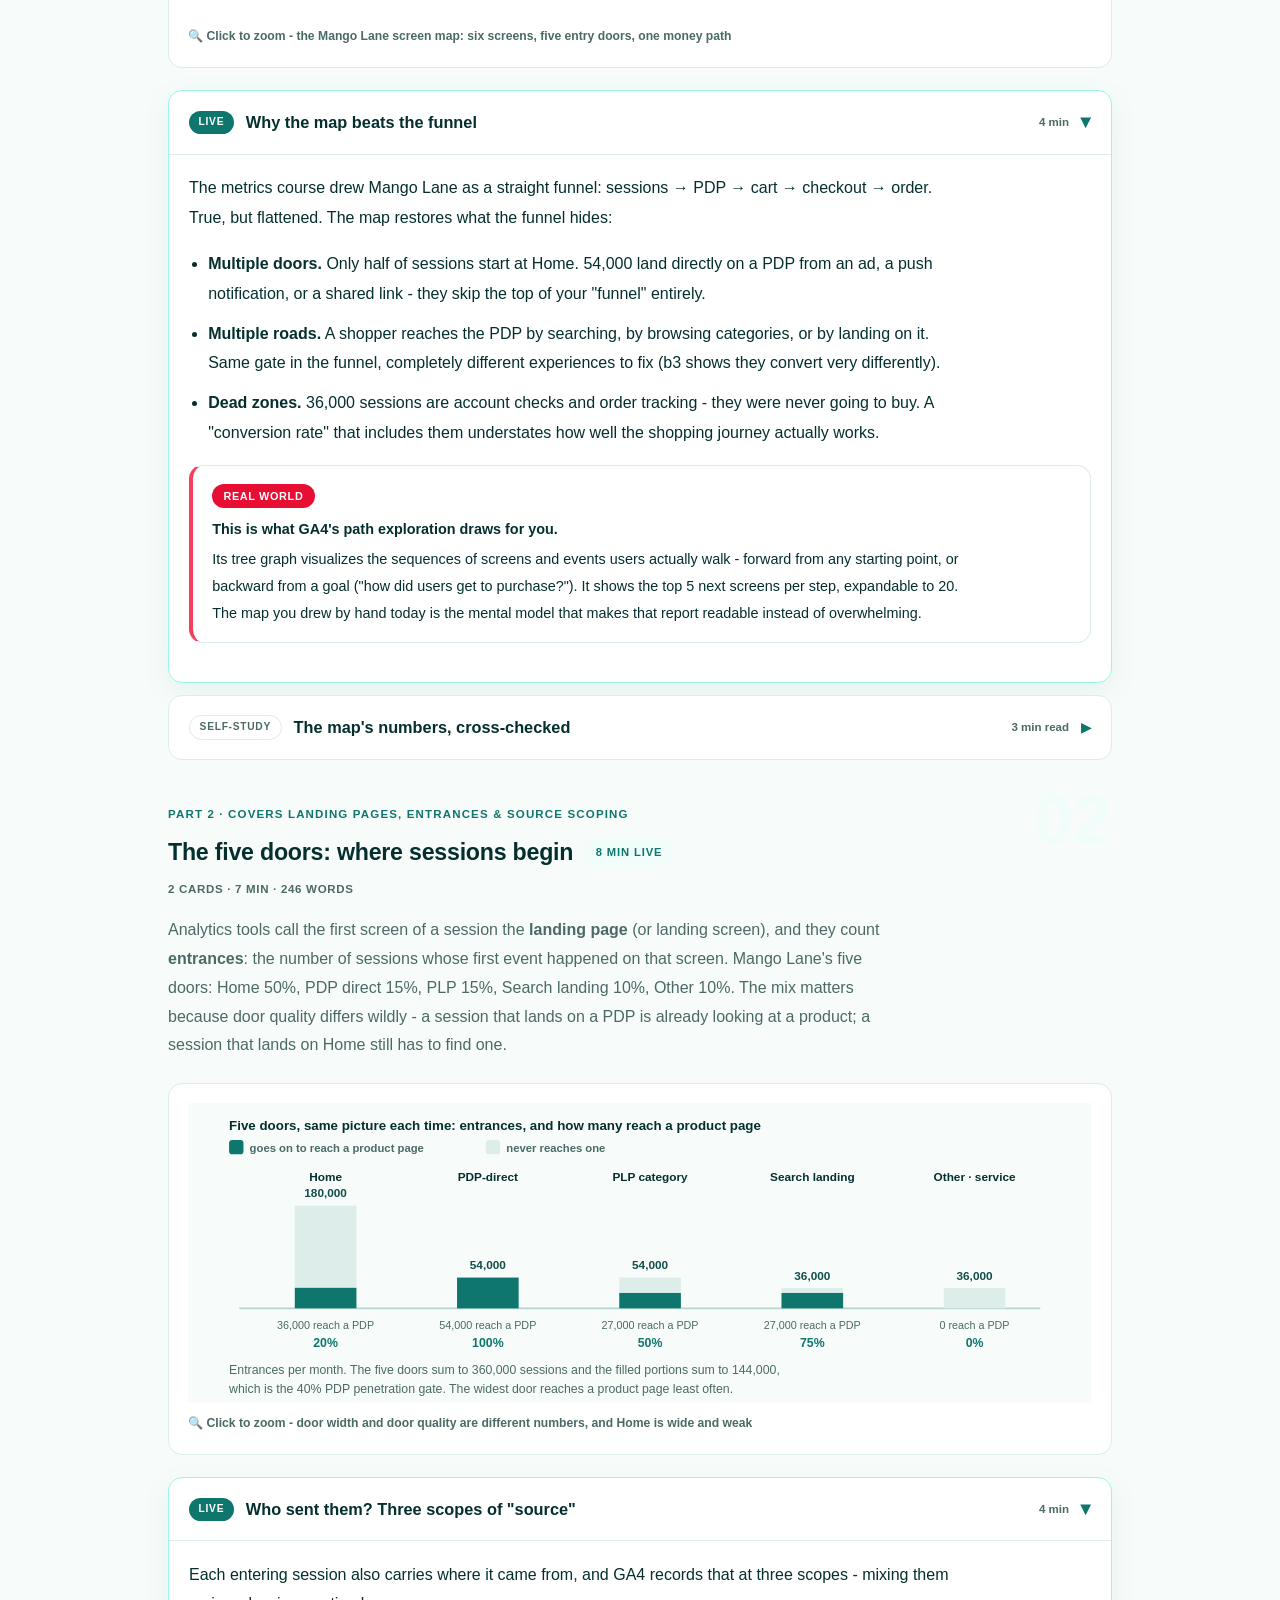
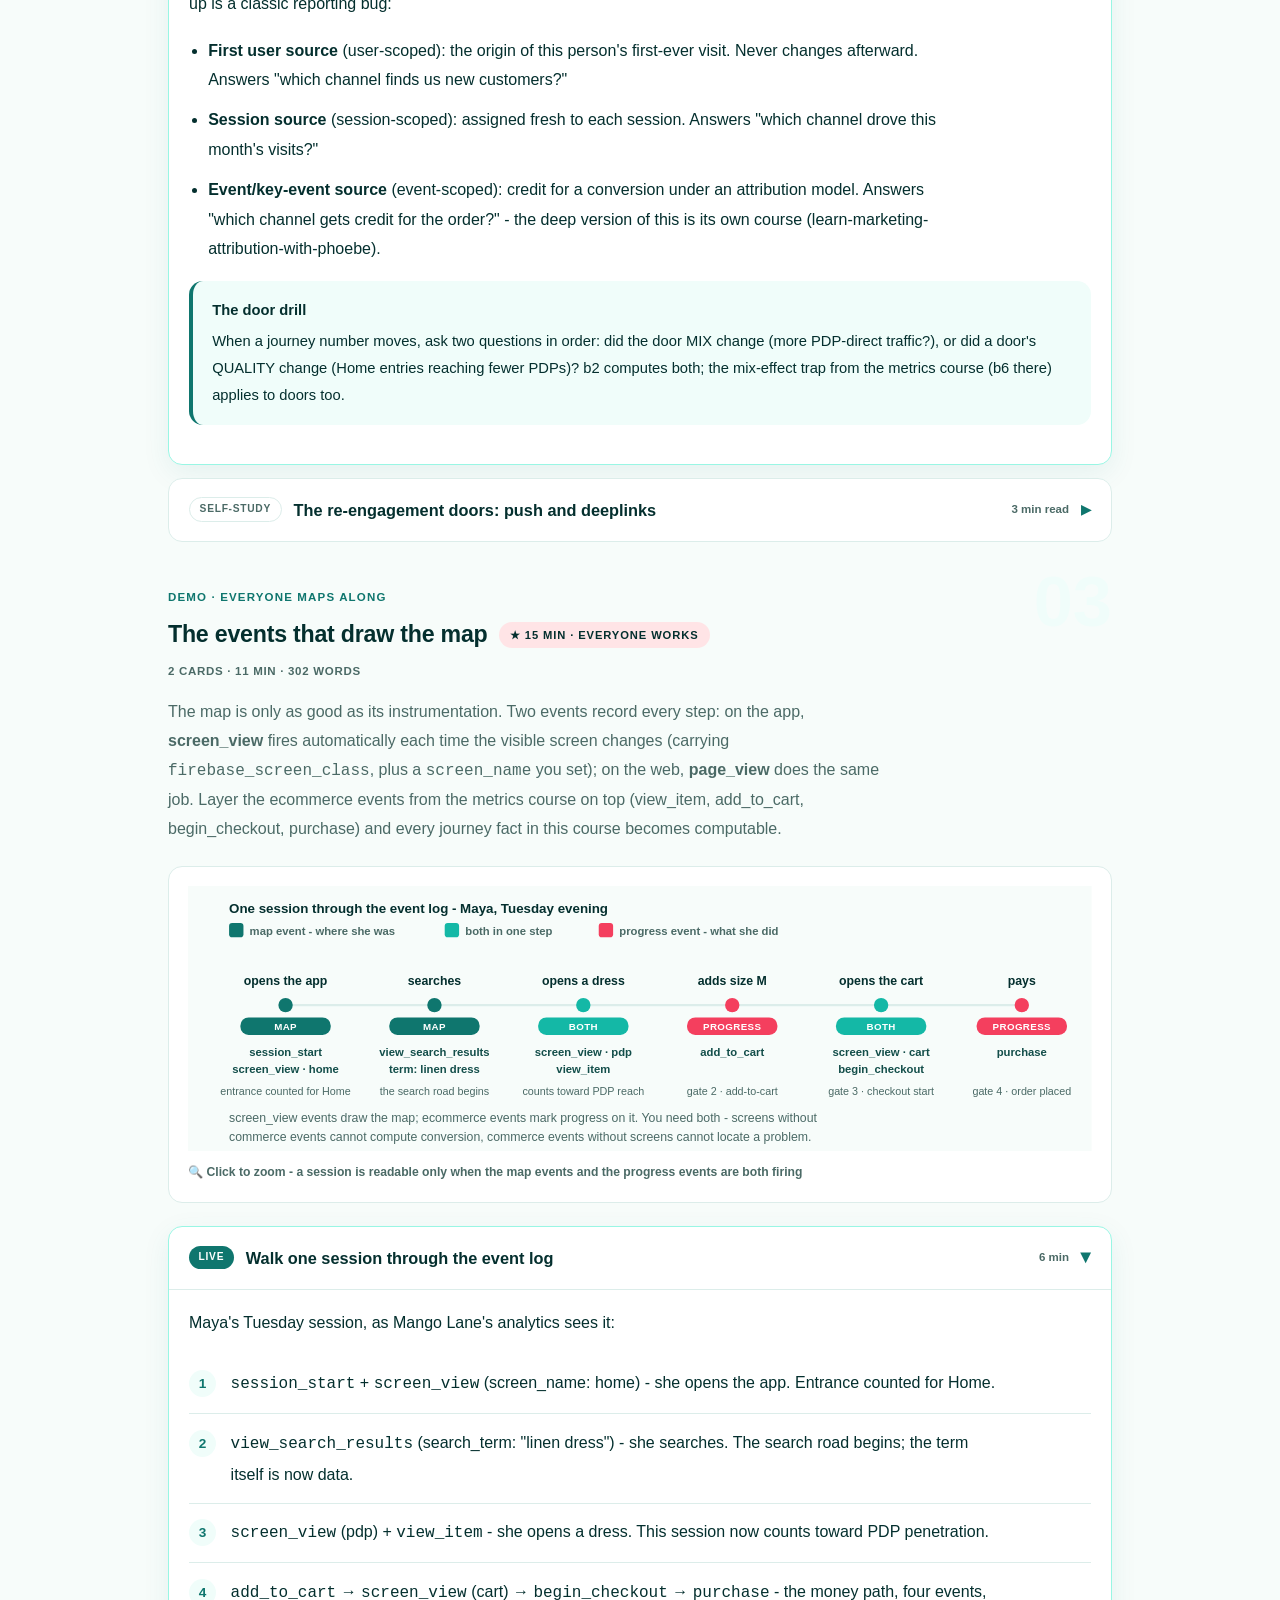
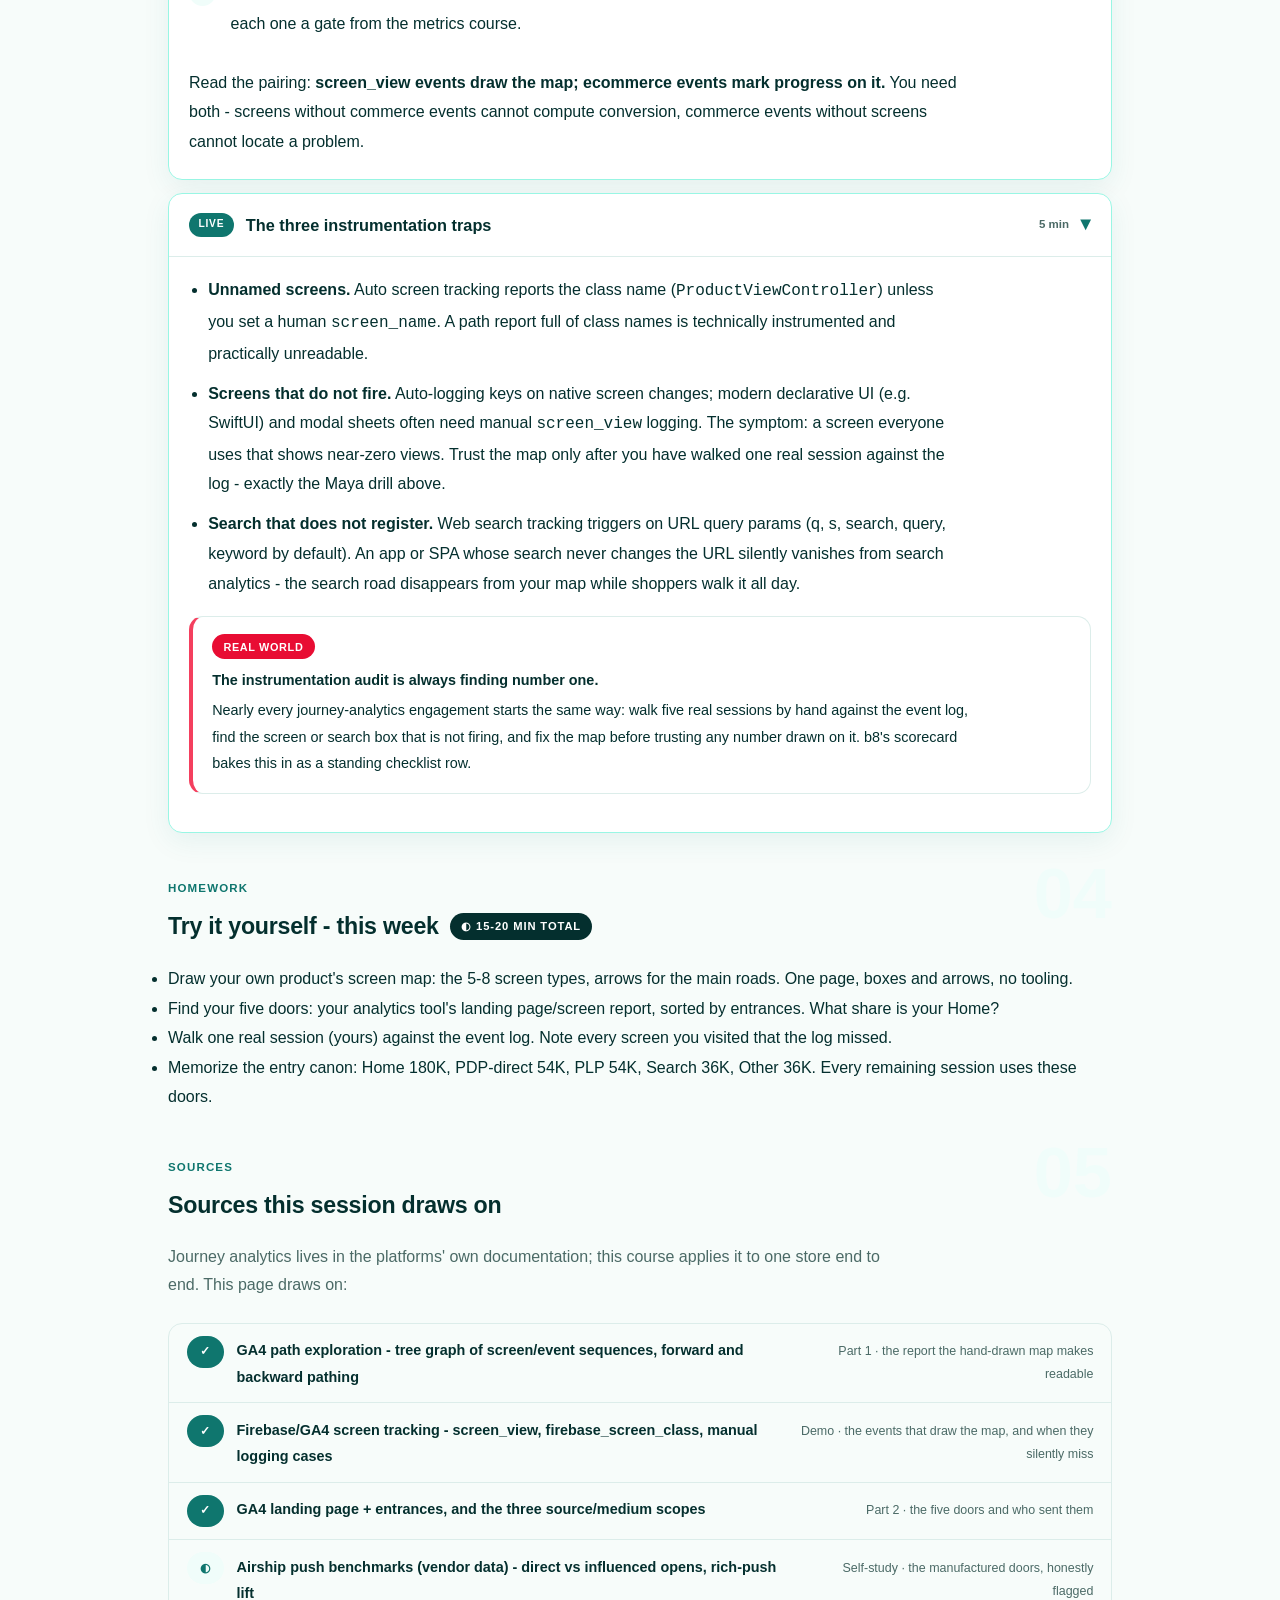
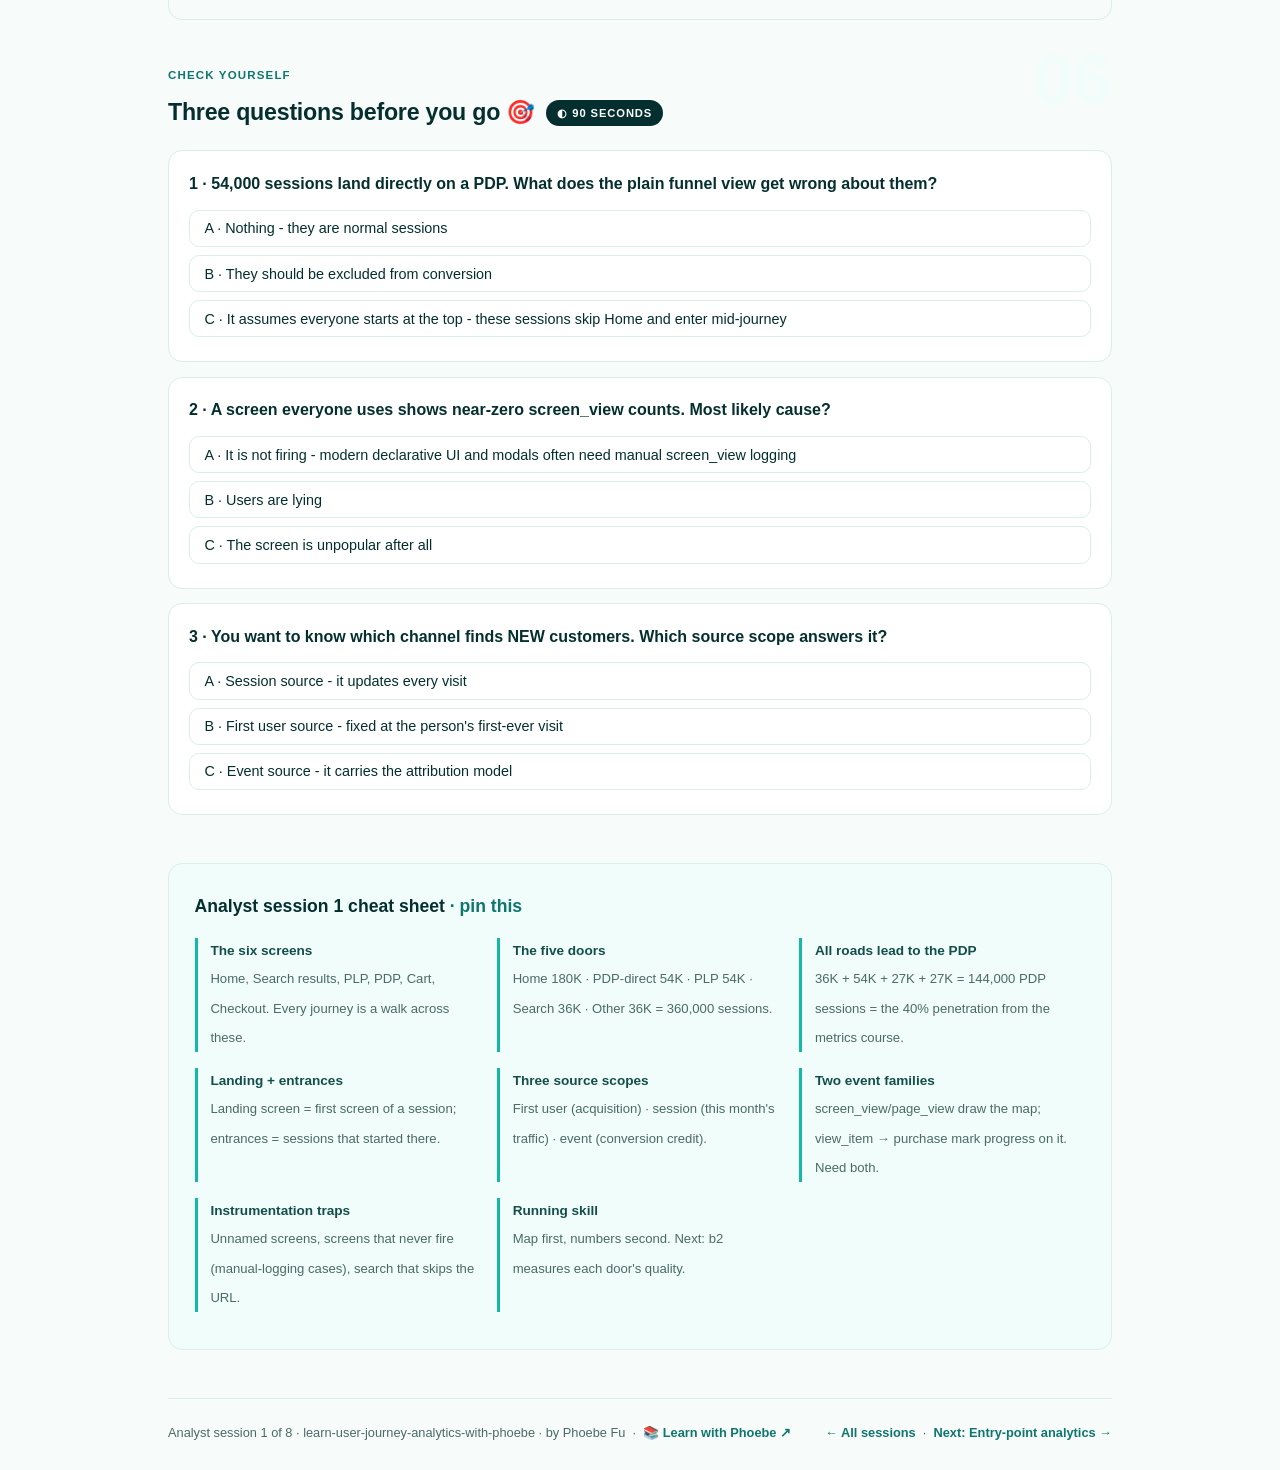
<file: courses/b1-map-the-journey.html>
<!DOCTYPE html>
<html lang="en">
<head>
<meta charset="UTF-8">
<meta name="viewport" content="width=device-width, initial-scale=1.0">
<!-- social:start -->
<meta name="description" content="Eight analyst sessions, one store, one map. You draw Mango Lane&#x27;s screen map today (b1), measure where sessions enter it (b2), compare the search road against the browse road (b3), then...">
<meta property="og:type" content="article">
<meta property="og:site_name" content="Learn with Phoebe">
<meta property="og:title" content="Map the journey - learn user journey analytics with phoebe">
<meta property="og:description" content="Eight analyst sessions, one store, one map. You draw Mango Lane&#x27;s screen map today (b1), measure where sessions enter it (b2), compare the search road against the browse road (b3), then...">
<meta property="og:url" content="https://phoebefu6.github.io/learn-user-journey-analytics-with-phoebe/courses/b1-map-the-journey.html">
<meta property="og:image" content="https://phoebefu6.github.io/learn-user-journey-analytics-with-phoebe/assets/og-cover.png">
<meta property="og:image:width" content="1200">
<meta property="og:image:height" content="630">
<meta name="twitter:card" content="summary_large_image">
<meta name="twitter:title" content="Map the journey - learn user journey analytics with phoebe">
<meta name="twitter:description" content="Eight analyst sessions, one store, one map. You draw Mango Lane&#x27;s screen map today (b1), measure where sessions enter it (b2), compare the search road against the browse road (b3), then...">
<meta name="twitter:image" content="https://phoebefu6.github.io/learn-user-journey-analytics-with-phoebe/assets/og-cover.png">
<!-- social:end -->
<title>Analyst session 1 · Map the journey - learn user journey analytics with phoebe</title>
<link rel="stylesheet" href="../assets/style.css?v=29">
</head>
<body>

<div class="toolbar">
  <div class="wrap">
    <span class="crumb"><a href="../index.html">learn-user-journey-analytics-with-phoebe</a> / Analyst session 1 of 8</span>
    <button class="btn" id="toggle-all" type="button">Expand all</button>
    <button class="btn primary" id="zoom-toggle" type="button">Projector zoom: off</button>
  </div>
</div>

<header class="masthead">
  <div class="wrap">
    <div class="eyebrow">Learn User Journey Analytics with Phoebe · Analyst track · Session 1 of 8</div>
    <h1>Map <span class="accent">the journey</span></h1>
    <p class="sub">The metrics course told you WHAT Mango Lane's numbers are: 360,000 sessions, 2.7% conversion, $660,960 GMV. This course tells you WHERE those numbers happen - on which screens, along which paths, after which taps. Today you draw the map every later session navigates by: the store's screens, how sessions enter them, and the events that record every move.</p>
    <div class="chip-row">
      <span class="chip level">🟢 Analyst track</span>
      <span class="chip audience">Analysts · PMs · UX · growth</span>
      <span class="chip audience">No code - the map first</span>
      <span class="chip time">Start here</span>
    </div>
    <div class="agenda">
      <span class="a1" style="flex:1">0-3 · Welcome</span>
      <span class="a2" style="flex:4">3-18 · The screen map</span>
      <span class="a3" style="flex:5">18-42 · Entries &amp; instrumentation</span>
      <span class="a4" style="flex:1">42-45 · Q&amp;A</span>
    </div>
  </div>
</header>

<main class="wrap">

  <!-- ============ INTRO ============ -->
  <section class="section" id="intro">
    <div class="section-kicker">
      <span class="klabel">Part 0</span>
      <h2>How this track works</h2>
    </div>
    <p class="lede">Eight analyst sessions, one store, one map. You draw Mango Lane's screen map today (b1), measure where sessions enter it (b2), compare the search road against the browse road (b3), then weld the whole journey into a live flow simulator (b4). The back half goes deep where the money is: the product page (b5), the checkout (b6), a full leak diagnosis (b7), and the journey scorecard you hand to the business (b8). The leader track (a1-a6) reads the same journey without computing anything. New here? The prequel <a href="https://phoebefu6.github.io/learn-ecommerce-metrics-with-phoebe/">learn-ecommerce-metrics-with-phoebe</a> defines every metric this course builds on.</p>
    <div class="legend">
      <span class="pill solid">Live - presented in session</span>
      <span class="pill light">Self-study - read after class</span>
      <span class="pill peach">▶ Live flow - editable &amp; runnable</span>
      <span class="pill inkpill">Sources covered</span>
    </div>
    <div class="callout win">
      <strong>★ What you walk out with today</strong>
      Mango Lane's screen map with real session counts on every screen, the five entry doors and how much traffic each one carries, and the two events (screen_view, page_view) that record every step a shopper takes.
    </div>
  </section>

  <!-- ============ PART 1: THE SCREEN MAP ============ -->
  <section class="section" id="screens">
    <div class="section-kicker">
      <span class="klabel">Part 1 · the map every later session navigates by</span>
      <h2>Six screens carry the whole store <span class="tag concept">8 min live</span></h2>
    </div>
    <p class="lede">Strip away every pixel of design and Mango Lane is six screen types: <strong>Home</strong>, <strong>Search results</strong>, <strong>PLP</strong> (product listing page - a category grid), <strong>PDP</strong> (product detail page - one product's own screen), <strong>Cart</strong>, and <strong>Checkout</strong>. Every shopper journey is some walk across these six. The counts below are the same month you decomposed in the metrics course - now placed on the map.</p>

    <figure class="zoomable">
      <svg viewBox="0 0 880 330" xmlns="http://www.w3.org/2000/svg" role="img" aria-label="Mango Lane screen map: six screens with monthly session reach and the main flows between them">
        <style>
          .smH { font: 700 13px Inter, sans-serif; fill: #042F2E; }
          .smV { font: 800 14px Inter, sans-serif; fill: #134E4A; }
          .smC { font: 400 11px Inter, sans-serif; fill: #4B6A66; }
          .smT { font: 800 13px Inter, sans-serif; fill: #FFFFFF; }
          .smN { font: 600 12.5px Inter, sans-serif; fill: #042F2E; }
          .smArr { stroke: #14B8A6; stroke-width: 2; fill: none; marker-end: url(#smArrHead); }
        </style>
        <defs>
          <marker id="smArrHead" markerWidth="8" markerHeight="8" refX="6" refY="4" orient="auto">
            <path d="M0,0 L8,4 L0,8 z" fill="#14B8A6"/>
          </marker>
        </defs>

        <rect x="30" y="40" width="150" height="66" rx="10" fill="#F0FDFA" stroke="#99F6E4"/>
        <text class="smH" x="105" y="64" text-anchor="middle">Home</text>
        <text class="smV" x="105" y="84" text-anchor="middle">180,000 land here</text>

        <rect x="30" y="150" width="150" height="66" rx="10" fill="#F0FDFA" stroke="#99F6E4"/>
        <text class="smH" x="105" y="174" text-anchor="middle">Search results</text>
        <text class="smV" x="105" y="194" text-anchor="middle">36,000 land here</text>

        <rect x="30" y="248" width="150" height="66" rx="10" fill="#F0FDFA" stroke="#99F6E4"/>
        <text class="smH" x="105" y="272" text-anchor="middle">PLP · category grid</text>
        <text class="smV" x="105" y="292" text-anchor="middle">54,000 land here</text>

        <rect x="330" y="140" width="180" height="80" rx="10" fill="#0F766E"/>
        <text class="smT" x="420" y="168" text-anchor="middle">PDP · product page</text>
        <text class="smT" x="420" y="190" text-anchor="middle" style="font-size:15px">144,000 sessions</text>
        <text class="smT" x="420" y="207" text-anchor="middle" style="font-size:11px">40% of all sessions</text>

        <rect x="590" y="150" width="120" height="66" rx="10" fill="#F0FDFA" stroke="#99F6E4"/>
        <text class="smH" x="650" y="174" text-anchor="middle">Cart</text>
        <text class="smV" x="650" y="194" text-anchor="middle">36,000</text>

        <rect x="750" y="150" width="110" height="66" rx="10" fill="#134E4A"/>
        <text class="smT" x="805" y="174" text-anchor="middle">Checkout</text>
        <text class="smT" x="805" y="194" text-anchor="middle">16,200</text>

        <path class="smArr" d="M180,73 C260,80 280,120 326,152"/>
        <path class="smArr" d="M180,183 L326,183"/>
        <path class="smArr" d="M180,281 C260,275 280,235 326,206"/>
        <path class="smArr" d="M510,180 L586,183"/>
        <path class="smArr" d="M710,183 L746,183"/>

        <text class="smC" x="228" y="126" text-anchor="middle">browse road</text>
        <text class="smC" x="253" y="172" text-anchor="middle">search road</text>
        <text class="smC" x="228" y="234" text-anchor="middle">category road</text>

        <rect x="330" y="40" width="180" height="56" rx="10" fill="#FFE4E6"/>
        <text class="smH" x="420" y="62" text-anchor="middle" style="fill:#042F2E">PDP direct entries</text>
        <text class="smV" x="420" y="82" text-anchor="middle" style="fill:#042F2E">54,000 land straight here</text>
        <path class="smArr" d="M420,96 L420,136"/>

        <rect x="590" y="252" width="270" height="50" rx="10" fill="#F0FDFA" stroke="#99F6E4"/>
        <text class="smH" x="725" y="272" text-anchor="middle">Other: account · orders · support</text>
        <text class="smV" x="725" y="290" text-anchor="middle">36,000 land here, 0% reach a PDP</text>

        <rect x="30" y="12" width="14" height="14" rx="3" fill="#F43F5E"/>
        <text class="smN" x="54" y="24">All roads lead to the PDP - 144,000 sessions reach one. Everything after it is the money path.</text>
      </svg>
      <figcaption>🔍 Click to zoom - the Mango Lane screen map: six screens, five entry doors, one money path</figcaption>
    </figure>

    <details class="card" open>
      <summary><span class="mode live">Live</span>Why the map beats the funnel<span class="mini">4 min</span><span class="caret">▶</span></summary>
      <div class="body">
        <p>The metrics course drew Mango Lane as a straight funnel: sessions → PDP → cart → checkout → order. True, but flattened. The map restores what the funnel hides:</p>
        <ul>
          <li><strong>Multiple doors.</strong> Only half of sessions start at Home. 54,000 land directly on a PDP from an ad, a push notification, or a shared link - they skip the top of your "funnel" entirely.</li>
          <li><strong>Multiple roads.</strong> A shopper reaches the PDP by searching, by browsing categories, or by landing on it. Same gate in the funnel, completely different experiences to fix (b3 shows they convert very differently).</li>
          <li><strong>Dead zones.</strong> 36,000 sessions are account checks and order tracking - they were never going to buy. A "conversion rate" that includes them understates how well the shopping journey actually works.</li>
        </ul>
        <div class="callout example">
          <span class="ex-pill">Real world</span>
          <p><strong>This is what GA4's path exploration draws for you.</strong> Its tree graph visualizes the sequences of screens and events users actually walk - forward from any starting point, or backward from a goal ("how did users get to purchase?"). It shows the top 5 next screens per step, expandable to 20. The map you drew by hand today is the mental model that makes that report readable instead of overwhelming.</p>
        </div>
      </div>
    </details>

    <details class="card">
      <summary><span class="mode self">Self-study</span>The map's numbers, cross-checked<span class="mini">3 min read</span><span class="caret">▶</span></summary>
      <div class="body">
        <p>Every count on the map reconciles with the metrics course - that is the point of a canon store:</p>
        <table class="clean">
          <thead><tr><th>Map fact</th><th>Cross-check</th></tr></thead>
          <tbody>
            <tr><td>Entries: 180K + 54K + 54K + 36K + 36K</td><td>= 360,000 sessions, the b1 baseline</td></tr>
            <tr><td>PDP reach: 36K + 54K + 27K + 27K + 0</td><td>= 144,000 = 40% PDP penetration</td></tr>
            <tr><td>Cart 36,000 · Checkout 16,200</td><td>= the 25% and 45% gates</td></tr>
            <tr><td>Checkout x 60% completion</td><td>= 9,720 orders, 2.7% session CR</td></tr>
          </tbody>
        </table>
        <p>b2 unpacks the per-door reach rates (Home entries reach a PDP only 20% of the time; search landings 75%) - the map's most actionable hidden numbers.</p>
      </div>
    </details>
  </section>

  <!-- ============ PART 2: FIVE DOORS ============ -->
  <section class="section" id="doors">
    <div class="section-kicker">
      <span class="klabel">Part 2 · covers landing pages, entrances &amp; source scoping</span>
      <h2>The five doors: where sessions begin <span class="tag concept">8 min live</span></h2>
    </div>
    <p class="lede">Analytics tools call the first screen of a session the <strong>landing page</strong> (or landing screen), and they count <strong>entrances</strong>: the number of sessions whose first event happened on that screen. Mango Lane's five doors: Home 50%, PDP direct 15%, PLP 15%, Search landing 10%, Other 10%. The mix matters because door quality differs wildly - a session that lands on a PDP is already looking at a product; a session that lands on Home still has to find one.</p>

    <figure class="zoomable">
      <svg viewBox="0 0 880 292" xmlns="http://www.w3.org/2000/svg" role="img" aria-label="Five small columns, one per Mango Lane entry door, each showing monthly entrances with the portion that goes on to reach a product page filled in. Home takes 180,000 entrances and only 36,000 reach a product page, a rate of 20 percent. PDP-direct takes 54,000 and all of them reach one. PLP category takes 54,000 and 27,000 reach one. Search landing takes 36,000 and 27,000 reach one. The Other service door takes 36,000 and none reach one. The widest door converts to a product page least often.">
        <style>
          .b1drT { font: 700 13px Inter, sans-serif; fill: #042F2E; }
          .b1drK { font: 600 11px Inter, sans-serif; fill: #4B6A66; }
          .b1drC { font: 700 11.5px Inter, sans-serif; fill: #042F2E; }
          .b1drE { font: 800 11.5px Inter, sans-serif; fill: #134E4A; }
          .b1drS { font: 400 10.5px Inter, sans-serif; fill: #4B6A66; }
          .b1drR { font: 800 12px Inter, sans-serif; fill: #0F766E; }
          .b1drN { font: 400 12px Inter, sans-serif; fill: #4B6A66; }
        </style>
        <rect x="0" y="0" width="880" height="292" fill="#F7FCFA"/>
        <text class="b1drT" x="40" y="26">Five doors, same picture each time: entrances, and how many reach a product page</text>
        <rect x="40" y="36" width="14" height="14" rx="3" fill="#0F766E"/>
        <text class="b1drK" x="60" y="48">goes on to reach a product page</text>
        <rect x="290" y="36" width="14" height="14" rx="3" fill="#DCEDEA"/>
        <text class="b1drK" x="310" y="48">never reaches one</text>

        <line x1="50" y1="200" x2="830" y2="200" stroke="#B5D6D1" stroke-width="1.5"/>

        <text class="b1drC" x="134" y="76" text-anchor="middle">Home</text>
        <text class="b1drE" x="134" y="92" text-anchor="middle">180,000</text>
        <rect x="104" y="100" width="60" height="100" fill="#DCEDEA"/>
        <rect x="104" y="180" width="60" height="20" fill="#0F766E"/>
        <text class="b1drS" x="134" y="220" text-anchor="middle">36,000 reach a PDP</text>
        <text class="b1drR" x="134" y="238" text-anchor="middle">20%</text>

        <text class="b1drC" x="292" y="76" text-anchor="middle">PDP-direct</text>
        <text class="b1drE" x="292" y="162" text-anchor="middle">54,000</text>
        <rect x="262" y="170" width="60" height="30" fill="#0F766E"/>
        <text class="b1drS" x="292" y="220" text-anchor="middle">54,000 reach a PDP</text>
        <text class="b1drR" x="292" y="238" text-anchor="middle">100%</text>

        <text class="b1drC" x="450" y="76" text-anchor="middle">PLP category</text>
        <text class="b1drE" x="450" y="162" text-anchor="middle">54,000</text>
        <rect x="420" y="170" width="60" height="30" fill="#DCEDEA"/>
        <rect x="420" y="185" width="60" height="15" fill="#0F766E"/>
        <text class="b1drS" x="450" y="220" text-anchor="middle">27,000 reach a PDP</text>
        <text class="b1drR" x="450" y="238" text-anchor="middle">50%</text>

        <text class="b1drC" x="608" y="76" text-anchor="middle">Search landing</text>
        <text class="b1drE" x="608" y="172" text-anchor="middle">36,000</text>
        <rect x="578" y="180" width="60" height="20" fill="#DCEDEA"/>
        <rect x="578" y="185" width="60" height="15" fill="#0F766E"/>
        <text class="b1drS" x="608" y="220" text-anchor="middle">27,000 reach a PDP</text>
        <text class="b1drR" x="608" y="238" text-anchor="middle">75%</text>

        <text class="b1drC" x="766" y="76" text-anchor="middle">Other · service</text>
        <text class="b1drE" x="766" y="172" text-anchor="middle">36,000</text>
        <rect x="736" y="180" width="60" height="20" fill="#DCEDEA"/>
        <text class="b1drS" x="766" y="220" text-anchor="middle">0 reach a PDP</text>
        <text class="b1drR" x="766" y="238" text-anchor="middle">0%</text>

        <text class="b1drN" x="40" y="264">Entrances per month. The five doors sum to 360,000 sessions and the filled portions sum to 144,000,</text>
        <text class="b1drN" x="40" y="282">which is the 40% PDP penetration gate. The widest door reaches a product page least often.</text>
      </svg>
      <figcaption>🔍 Click to zoom - door width and door quality are different numbers, and Home is wide and weak</figcaption>
    </figure>

    <details class="card" open>
      <summary><span class="mode live">Live</span>Who sent them? Three scopes of "source"<span class="mini">4 min</span><span class="caret">▶</span></summary>
      <div class="body">
        <p>Each entering session also carries where it came from, and GA4 records that at three scopes - mixing them up is a classic reporting bug:</p>
        <ul>
          <li><strong>First user source</strong> (user-scoped): the origin of this person's first-ever visit. Never changes afterward. Answers "which channel finds us new customers?"</li>
          <li><strong>Session source</strong> (session-scoped): assigned fresh to each session. Answers "which channel drove this month's visits?"</li>
          <li><strong>Event/key-event source</strong> (event-scoped): credit for a conversion under an attribution model. Answers "which channel gets credit for the order?" - the deep version of this is its own course (learn-marketing-attribution-with-phoebe).</li>
        </ul>
        <div class="callout tip">
          <strong>The door drill</strong>
          When a journey number moves, ask two questions in order: did the door MIX change (more PDP-direct traffic?), or did a door's QUALITY change (Home entries reaching fewer PDPs)? b2 computes both; the mix-effect trap from the metrics course (b6 there) applies to doors too.
        </div>
      </div>
    </details>

    <details class="card">
      <summary><span class="mode self">Self-study</span>The re-engagement doors: push and deeplinks<span class="mini">3 min read</span><span class="caret">▶</span></summary>
      <div class="body">
        <p>PDP-direct entries are mostly manufactured: an ad click, a shared link, or a push notification deep-linking straight to a product. Vendor benchmarks (flagged as vendor data - Airship's report covers hundreds of billions of pushes) find rich image notifications lift direct opens by about 56%, and users who receive any push in their first 90 days retain at roughly 3x the rate of those who receive none. The metric names worth knowing: a <strong>direct open</strong> (user tapped the push) versus an <strong>influenced open</strong> (user opened the app soon after receiving one). No credible benchmark exists for "deeplink conversion vs organic" - be suspicious of anyone quoting one.</p>
      </div>
    </details>
  </section>

  <!-- ============ PART 3 / DEMO: INSTRUMENTATION ============ -->
  <section class="section" id="events">
    <div class="section-kicker">
      <span class="klabel">Demo · everyone maps along</span>
      <h2>The events that draw the map <span class="tag demo">★ 15 min · everyone works</span></h2>
    </div>
    <p class="lede">The map is only as good as its instrumentation. Two events record every step: on the app, <strong>screen_view</strong> fires automatically each time the visible screen changes (carrying <code>firebase_screen_class</code>, plus a <code>screen_name</code> you set); on the web, <strong>page_view</strong> does the same job. Layer the ecommerce events from the metrics course on top (view_item, add_to_cart, begin_checkout, purchase) and every journey fact in this course becomes computable.</p>

    <figure class="zoomable">
      <svg viewBox="0 0 880 258" xmlns="http://www.w3.org/2000/svg" role="img" aria-label="Maya's Tuesday session on a rail of six steps, showing which event fires at each one. Opening the app fires session_start and screen_view on home, counting the entrance for Home. Searching fires view_search_results with the term linen dress. Opening a dress fires screen_view on the pdp plus view_item, which counts toward PDP reach. Adding size M fires add_to_cart. Opening the cart fires screen_view on cart plus begin_checkout. Paying fires purchase. Map events locate her, commerce events mark her progress.">
        <style>
          .b1evT { font: 700 13px Inter, sans-serif; fill: #042F2E; }
          .b1evK { font: 600 11px Inter, sans-serif; fill: #4B6A66; }
          .b1evH { font: 700 12px Inter, sans-serif; fill: #042F2E; }
          .b1evB { font: 700 9.5px Inter, sans-serif; fill: #FFFFFF; letter-spacing: .04em; }
          .b1evL { font: 600 11px Inter, sans-serif; fill: #134E4A; }
          .b1evC { font: 400 10.5px Inter, sans-serif; fill: #4B6A66; }
          .b1evN { font: 400 12px Inter, sans-serif; fill: #4B6A66; }
        </style>
        <rect x="0" y="0" width="880" height="258" fill="#F7FCFA"/>
        <text class="b1evT" x="40" y="26">One session through the event log - Maya, Tuesday evening</text>
        <rect x="40" y="36" width="14" height="14" rx="3" fill="#0F766E"/>
        <text class="b1evK" x="60" y="48">map event - where she was</text>
        <rect x="250" y="36" width="14" height="14" rx="3" fill="#14B8A6"/>
        <text class="b1evK" x="270" y="48">both in one step</text>
        <rect x="400" y="36" width="14" height="14" rx="3" fill="#F43F5E"/>
        <text class="b1evK" x="420" y="48">progress event - what she did</text>

        <line x1="95" y1="116" x2="812" y2="116" stroke="#DCEDEA" stroke-width="2"/>

        <text class="b1evH" x="95" y="96" text-anchor="middle">opens the app</text>
        <circle cx="95" cy="116" r="7" fill="#0F766E"/>
        <rect x="51" y="128" width="88" height="17" rx="8" fill="#0F766E"/>
        <text class="b1evB" x="95" y="140" text-anchor="middle">MAP</text>
        <text class="b1evL" x="95" y="166" text-anchor="middle">session_start</text>
        <text class="b1evL" x="95" y="182" text-anchor="middle">screen_view · home</text>
        <text class="b1evC" x="95" y="204" text-anchor="middle">entrance counted for Home</text>

        <text class="b1evH" x="240" y="96" text-anchor="middle">searches</text>
        <circle cx="240" cy="116" r="7" fill="#0F766E"/>
        <rect x="196" y="128" width="88" height="17" rx="8" fill="#0F766E"/>
        <text class="b1evB" x="240" y="140" text-anchor="middle">MAP</text>
        <text class="b1evL" x="240" y="166" text-anchor="middle">view_search_results</text>
        <text class="b1evL" x="240" y="182" text-anchor="middle">term: linen dress</text>
        <text class="b1evC" x="240" y="204" text-anchor="middle">the search road begins</text>

        <text class="b1evH" x="385" y="96" text-anchor="middle">opens a dress</text>
        <circle cx="385" cy="116" r="7" fill="#14B8A6"/>
        <rect x="341" y="128" width="88" height="17" rx="8" fill="#14B8A6"/>
        <text class="b1evB" x="385" y="140" text-anchor="middle">BOTH</text>
        <text class="b1evL" x="385" y="166" text-anchor="middle">screen_view · pdp</text>
        <text class="b1evL" x="385" y="182" text-anchor="middle">view_item</text>
        <text class="b1evC" x="385" y="204" text-anchor="middle">counts toward PDP reach</text>

        <text class="b1evH" x="530" y="96" text-anchor="middle">adds size M</text>
        <circle cx="530" cy="116" r="7" fill="#F43F5E"/>
        <rect x="486" y="128" width="88" height="17" rx="8" fill="#F43F5E"/>
        <text class="b1evB" x="530" y="140" text-anchor="middle">PROGRESS</text>
        <text class="b1evL" x="530" y="166" text-anchor="middle">add_to_cart</text>
        <text class="b1evC" x="530" y="204" text-anchor="middle">gate 2 · add-to-cart</text>

        <text class="b1evH" x="675" y="96" text-anchor="middle">opens the cart</text>
        <circle cx="675" cy="116" r="7" fill="#14B8A6"/>
        <rect x="631" y="128" width="88" height="17" rx="8" fill="#14B8A6"/>
        <text class="b1evB" x="675" y="140" text-anchor="middle">BOTH</text>
        <text class="b1evL" x="675" y="166" text-anchor="middle">screen_view · cart</text>
        <text class="b1evL" x="675" y="182" text-anchor="middle">begin_checkout</text>
        <text class="b1evC" x="675" y="204" text-anchor="middle">gate 3 · checkout start</text>

        <text class="b1evH" x="812" y="96" text-anchor="middle">pays</text>
        <circle cx="812" cy="116" r="7" fill="#F43F5E"/>
        <rect x="768" y="128" width="88" height="17" rx="8" fill="#F43F5E"/>
        <text class="b1evB" x="812" y="140" text-anchor="middle">PROGRESS</text>
        <text class="b1evL" x="812" y="166" text-anchor="middle">purchase</text>
        <text class="b1evC" x="812" y="204" text-anchor="middle">gate 4 · order placed</text>

        <text class="b1evN" x="40" y="230">screen_view events draw the map; ecommerce events mark progress on it. You need both - screens without</text>
        <text class="b1evN" x="40" y="248">commerce events cannot compute conversion, commerce events without screens cannot locate a problem.</text>
      </svg>
      <figcaption>🔍 Click to zoom - a session is readable only when the map events and the progress events are both firing</figcaption>
    </figure>

    <details class="card" open>
      <summary><span class="mode live">Live</span>Walk one session through the event log<span class="mini">6 min</span><span class="caret">▶</span></summary>
      <div class="body">
        <p>Maya's Tuesday session, as Mango Lane's analytics sees it:</p>
        <div class="steps">
          <div class="step"><p><code>session_start</code> + <code>screen_view</code> (screen_name: home) - she opens the app. Entrance counted for Home.</p></div>
          <div class="step"><p><code>view_search_results</code> (search_term: "linen dress") - she searches. The search road begins; the term itself is now data.</p></div>
          <div class="step"><p><code>screen_view</code> (pdp) + <code>view_item</code> - she opens a dress. This session now counts toward PDP penetration.</p></div>
          <div class="step"><p><code>add_to_cart</code> → <code>screen_view</code> (cart) → <code>begin_checkout</code> → <code>purchase</code> - the money path, four events, each one a gate from the metrics course.</p></div>
        </div>
        <p>Read the pairing: <strong>screen_view events draw the map; ecommerce events mark progress on it.</strong> You need both - screens without commerce events cannot compute conversion, commerce events without screens cannot locate a problem.</p>
      </div>
    </details>

    <details class="card" open>
      <summary><span class="mode live">Live</span>The three instrumentation traps<span class="mini">5 min</span><span class="caret">▶</span></summary>
      <div class="body">
        <ul>
          <li><strong>Unnamed screens.</strong> Auto screen tracking reports the class name (<code>ProductViewController</code>) unless you set a human <code>screen_name</code>. A path report full of class names is technically instrumented and practically unreadable.</li>
          <li><strong>Screens that do not fire.</strong> Auto-logging keys on native screen changes; modern declarative UI (e.g. SwiftUI) and modal sheets often need manual <code>screen_view</code> logging. The symptom: a screen everyone uses that shows near-zero views. Trust the map only after you have walked one real session against the log - exactly the Maya drill above.</li>
          <li><strong>Search that does not register.</strong> Web search tracking triggers on URL query params (q, s, search, query, keyword by default). An app or SPA whose search never changes the URL silently vanishes from search analytics - the search road disappears from your map while shoppers walk it all day.</li>
        </ul>
        <div class="callout example">
          <span class="ex-pill">Real world</span>
          <p><strong>The instrumentation audit is always finding number one.</strong> Nearly every journey-analytics engagement starts the same way: walk five real sessions by hand against the event log, find the screen or search box that is not firing, and fix the map before trusting any number drawn on it. b8's scorecard bakes this in as a standing checklist row.</p>
        </div>
      </div>
    </details>
  </section>

  <!-- ============ HOMEWORK ============ -->
  <section class="section" id="exercise">
    <div class="section-kicker">
      <span class="klabel">Homework</span>
      <h2>Try it yourself - this week <span class="tag exercise">◐ 15-20 min total</span></h2>
    </div>
    <ul>
      <li>Draw your own product's screen map: the 5-8 screen types, arrows for the main roads. One page, boxes and arrows, no tooling.</li>
      <li>Find your five doors: your analytics tool's landing page/screen report, sorted by entrances. What share is your Home?</li>
      <li>Walk one real session (yours) against the event log. Note every screen you visited that the log missed.</li>
      <li>Memorize the entry canon: Home 180K, PDP-direct 54K, PLP 54K, Search 36K, Other 36K. Every remaining session uses these doors.</li>
    </ul>
  </section>

  <!-- ============ SOURCES ============ -->
  <section class="section" id="official">
    <div class="section-kicker">
      <span class="klabel">Sources</span>
      <h2>Sources this session draws on</h2>
    </div>
    <p class="lede">Journey analytics lives in the platforms' own documentation; this course applies it to one store end to end. This page draws on:</p>
    <div class="covered">
      <div class="covered-row"><span class="status pill solid">✓</span><span class="name">GA4 path exploration - tree graph of screen/event sequences, forward and backward pathing</span><span class="note">Part 1 · the report the hand-drawn map makes readable</span></div>
      <div class="covered-row"><span class="status pill solid">✓</span><span class="name">Firebase/GA4 screen tracking - screen_view, firebase_screen_class, manual logging cases</span><span class="note">Demo · the events that draw the map, and when they silently miss</span></div>
      <div class="covered-row"><span class="status pill solid">✓</span><span class="name">GA4 landing page + entrances, and the three source/medium scopes</span><span class="note">Part 2 · the five doors and who sent them</span></div>
      <div class="covered-row"><span class="status pill light">◐</span><span class="name">Airship push benchmarks (vendor data) - direct vs influenced opens, rich-push lift</span><span class="note">Self-study · the manufactured doors, honestly flagged</span></div>
    </div>
  </section>

  <!-- ============ QUIZ ============ -->
  <section class="section" id="quiz">
    <div class="section-kicker">
      <span class="klabel">Check yourself</span>
      <h2>Three questions before you go 🎯 <span class="tag exercise">◐ 90 seconds</span></h2>
    </div>
    <div class="quiz-q" data-answer="2">
      <p class="qtext">1 · 54,000 sessions land directly on a PDP. What does the plain funnel view get wrong about them?</p>
      <button class="qopt" type="button">A · Nothing - they are normal sessions</button>
      <button class="qopt" type="button">B · They should be excluded from conversion</button>
      <button class="qopt" type="button">C · It assumes everyone starts at the top - these sessions skip Home and enter mid-journey</button>
      <p class="qwhy">The funnel flattens the map. PDP-direct entries (ads, pushes, shared links) enter at the product itself - their journey, and their fixes, look nothing like a Home entry's.</p>
    </div>
    <div class="quiz-q" data-answer="0">
      <p class="qtext">2 · A screen everyone uses shows near-zero screen_view counts. Most likely cause?</p>
      <button class="qopt" type="button">A · It is not firing - modern declarative UI and modals often need manual screen_view logging</button>
      <button class="qopt" type="button">B · Users are lying</button>
      <button class="qopt" type="button">C · The screen is unpopular after all</button>
      <p class="qwhy">Auto screen tracking keys on native screen changes; SwiftUI-style UI and modal sheets often slip past it. Walk a real session against the log before trusting the map.</p>
    </div>
    <div class="quiz-q" data-answer="1">
      <p class="qtext">3 · You want to know which channel finds NEW customers. Which source scope answers it?</p>
      <button class="qopt" type="button">A · Session source - it updates every visit</button>
      <button class="qopt" type="button">B · First user source - fixed at the person's first-ever visit</button>
      <button class="qopt" type="button">C · Event source - it carries the attribution model</button>
      <p class="qwhy">User-scoped first source never changes and answers acquisition questions. Session source answers this month's traffic; event scope answers conversion credit (the attribution course's territory).</p>
    </div>
    <p class="quiz-score"></p>
  </section>

  <!-- ============ CHEAT SHEET ============ -->
  <section class="cheat" id="cheatsheet">
    <h3>Analyst session 1 cheat sheet <span>· pin this</span></h3>
    <div class="grid-2">
      <div class="cheat-item"><b>The six screens</b><span>Home, Search results, PLP, PDP, Cart, Checkout. Every journey is a walk across these.</span></div>
      <div class="cheat-item"><b>The five doors</b><span>Home 180K · PDP-direct 54K · PLP 54K · Search 36K · Other 36K = 360,000 sessions.</span></div>
      <div class="cheat-item"><b>All roads lead to the PDP</b><span>36K + 54K + 27K + 27K = 144,000 PDP sessions = the 40% penetration from the metrics course.</span></div>
      <div class="cheat-item"><b>Landing + entrances</b><span>Landing screen = first screen of a session; entrances = sessions that started there.</span></div>
      <div class="cheat-item"><b>Three source scopes</b><span>First user (acquisition) · session (this month's traffic) · event (conversion credit).</span></div>
      <div class="cheat-item"><b>Two event families</b><span>screen_view/page_view draw the map; view_item → purchase mark progress on it. Need both.</span></div>
      <div class="cheat-item"><b>Instrumentation traps</b><span>Unnamed screens, screens that never fire (manual-logging cases), search that skips the URL.</span></div>
      <div class="cheat-item"><b>Running skill</b><span>Map first, numbers second. Next: b2 measures each door's quality.</span></div>
    </div>
  </section>

  <footer class="pagefoot">
    <span>Analyst session 1 of 8 · learn-user-journey-analytics-with-phoebe · by Phoebe Fu &nbsp;·&nbsp; 📚 <a href="https://phoebefu6.github.io/learn-with-phoebe/">Learn with Phoebe ↗</a></span>
    <span><a href="../index.html">← All sessions</a> &nbsp;·&nbsp; <a href="b2-entry-point-analytics.html">Next: Entry-point analytics →</a></span>
  </footer>

</main>

<script src="../assets/journey-live.js?v=7"></script>
<script src="../assets/tree-live.js?v=7"></script>
<script src="../assets/app.js?v=28"></script>
</body>
</html>
</file>
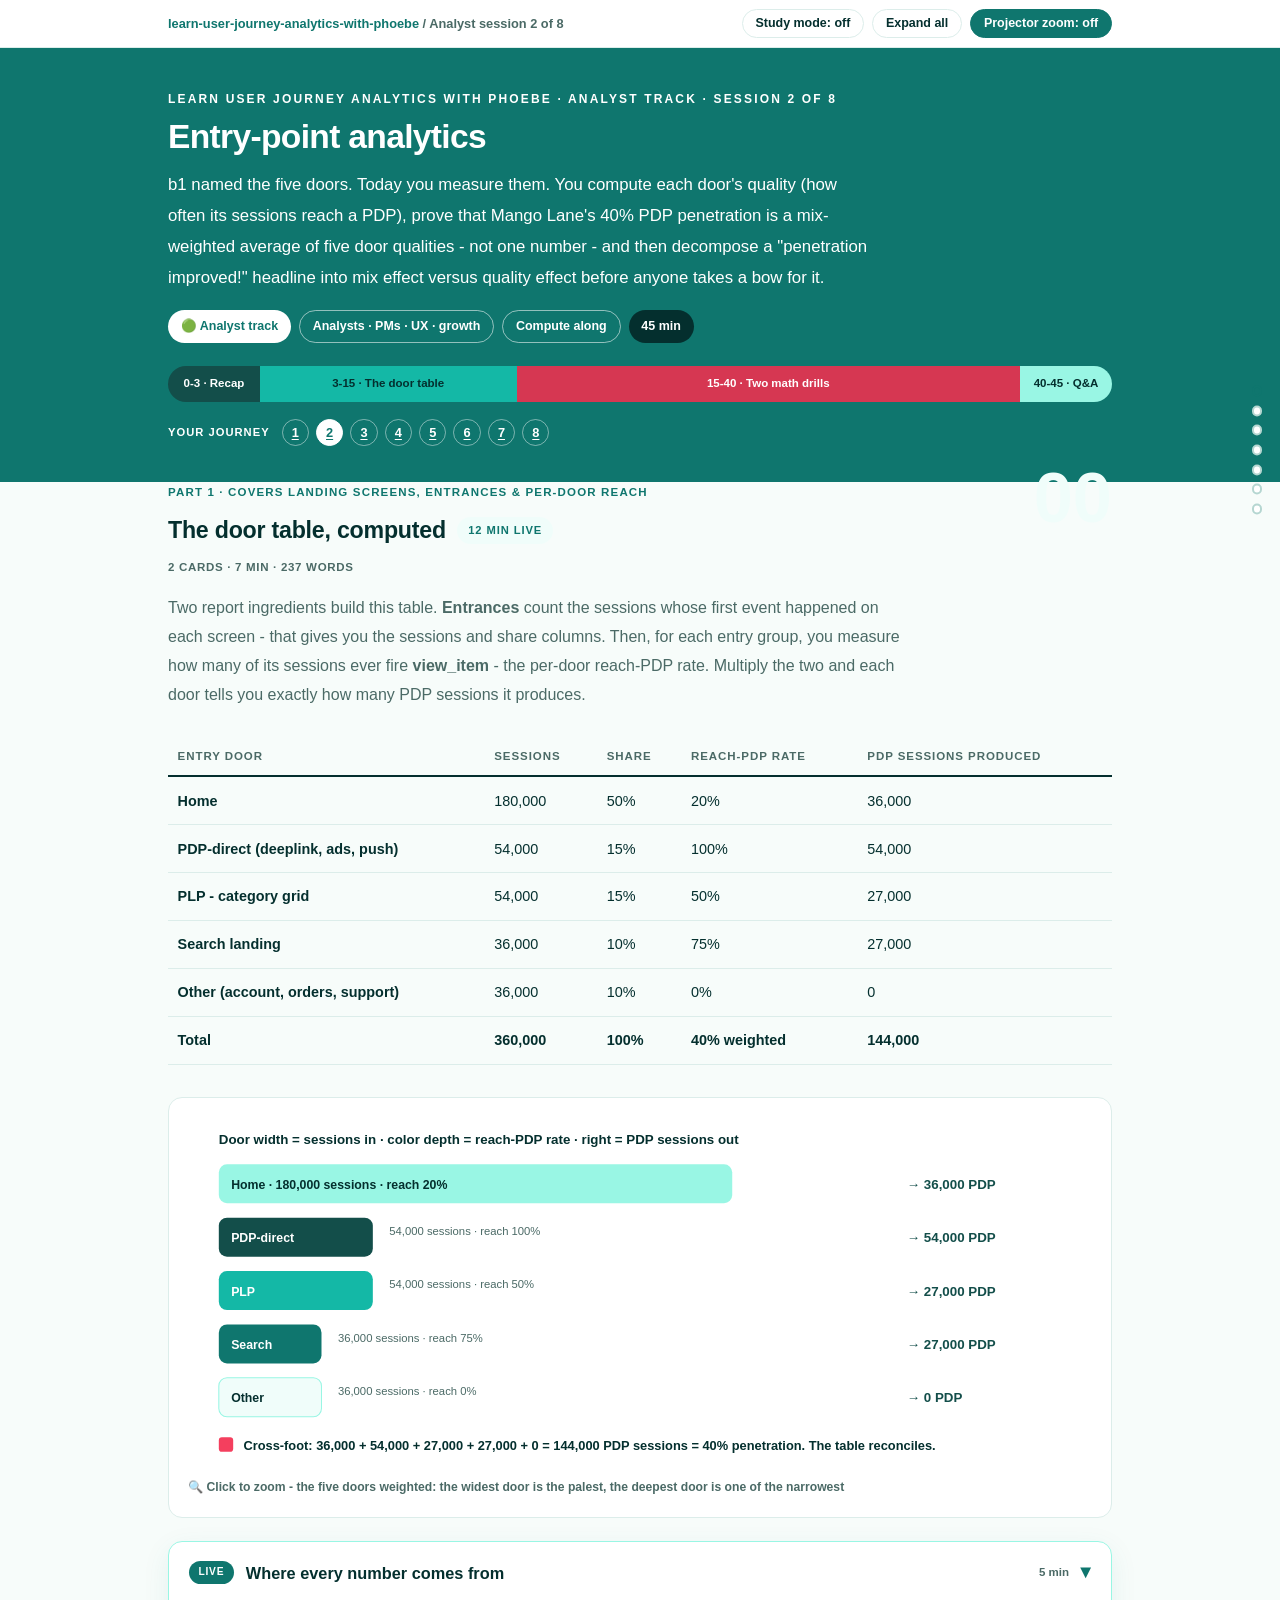
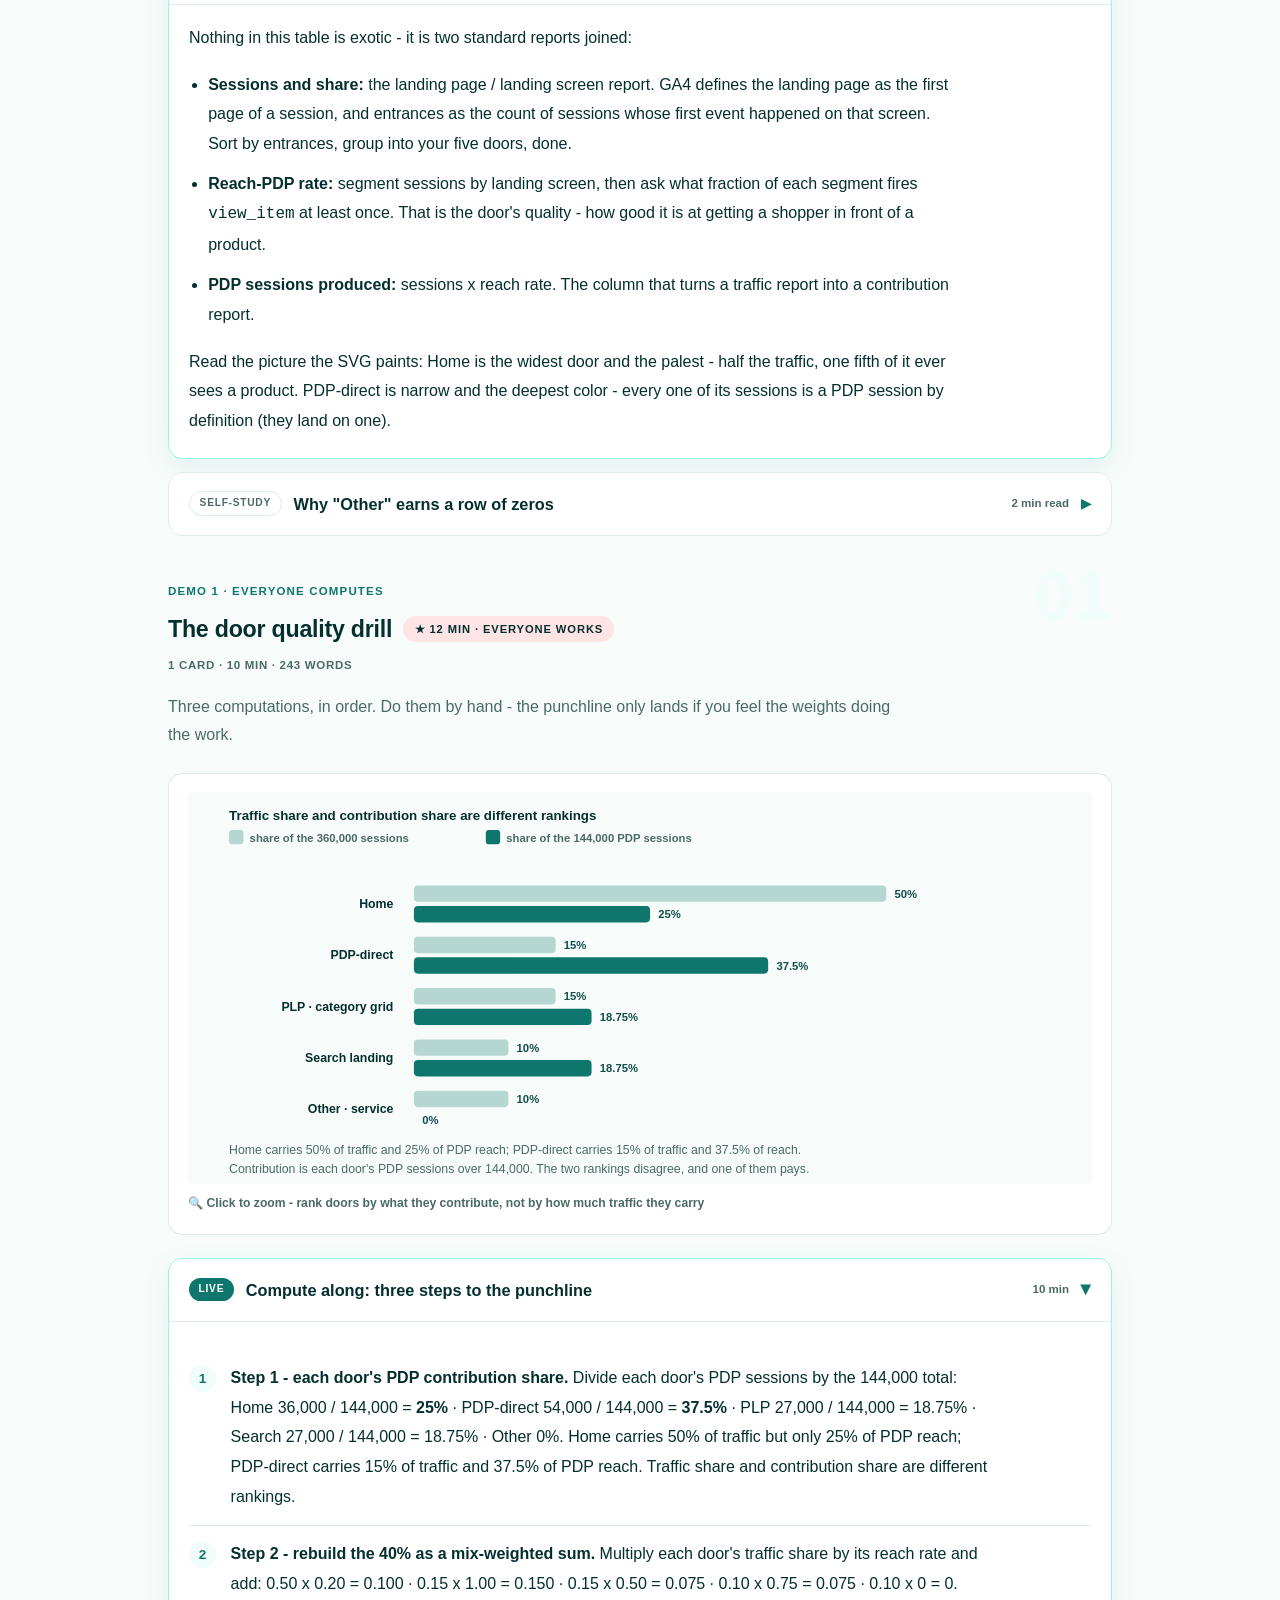
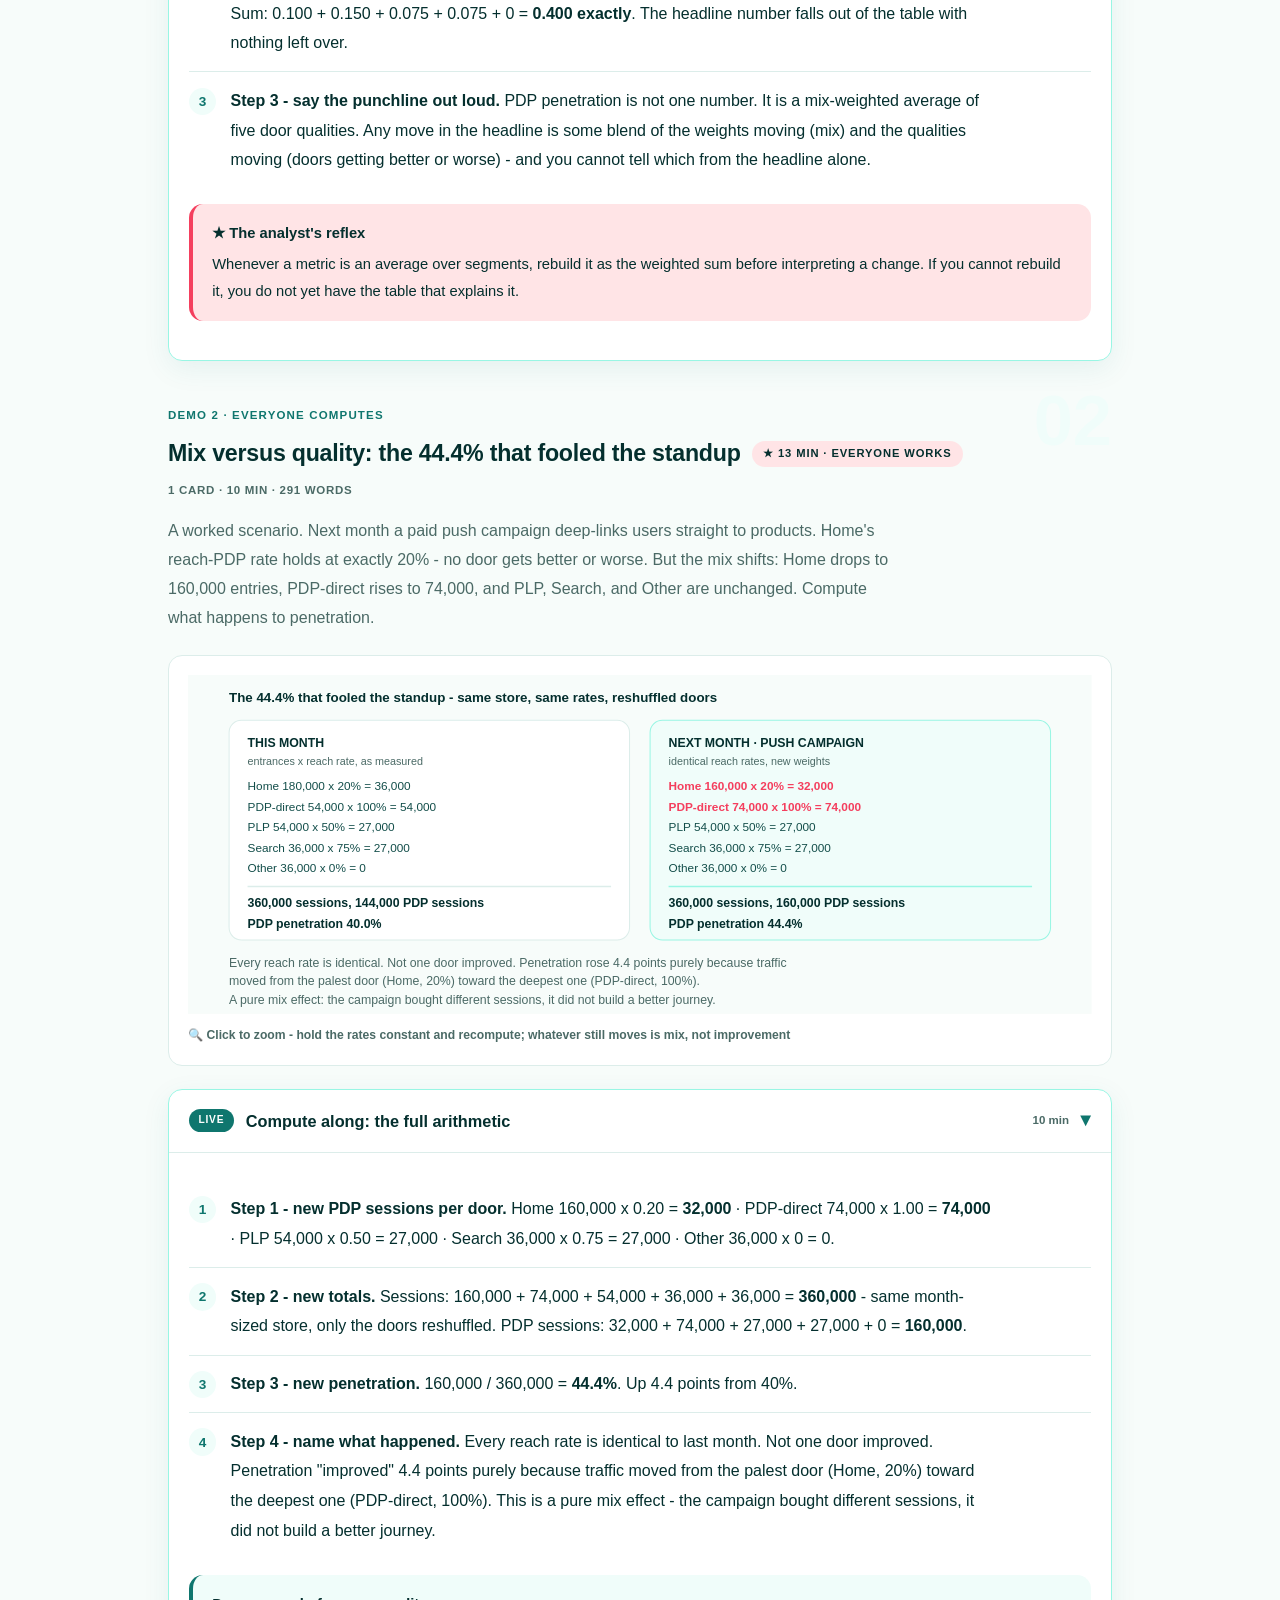
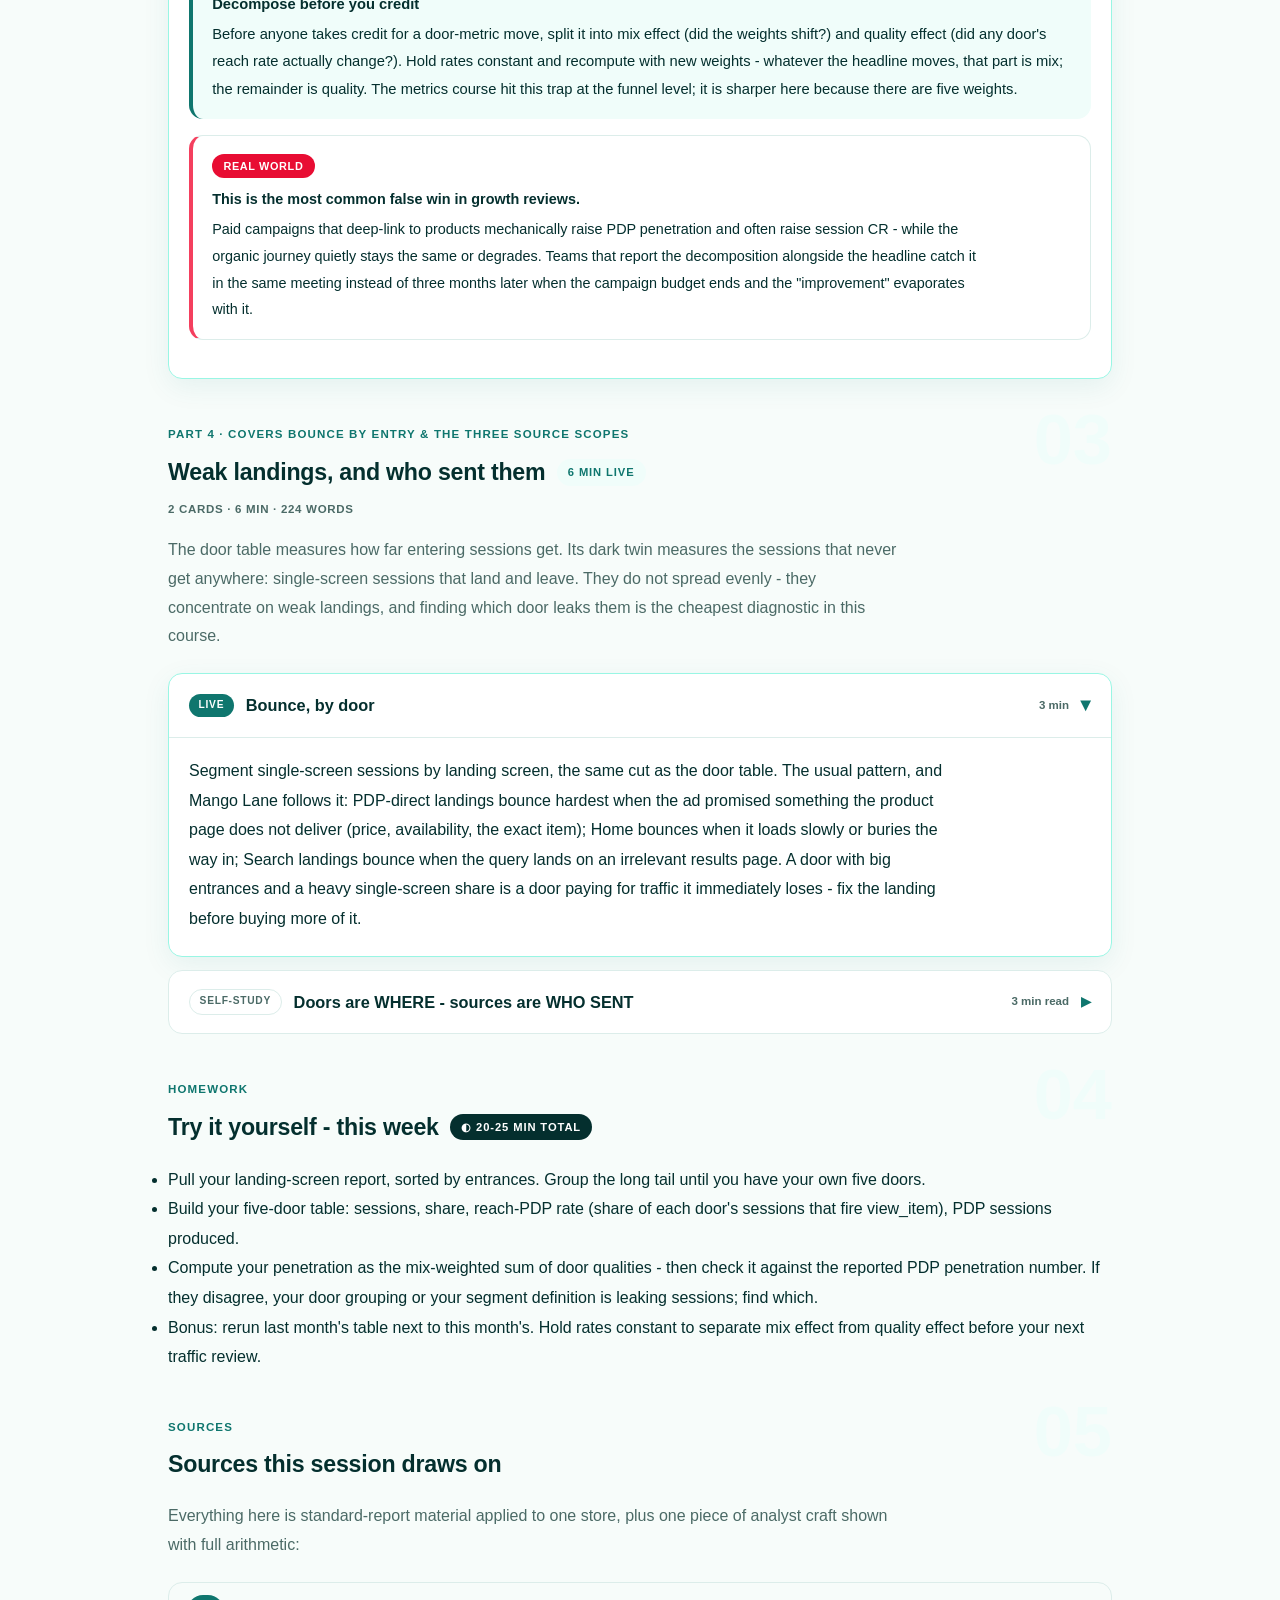
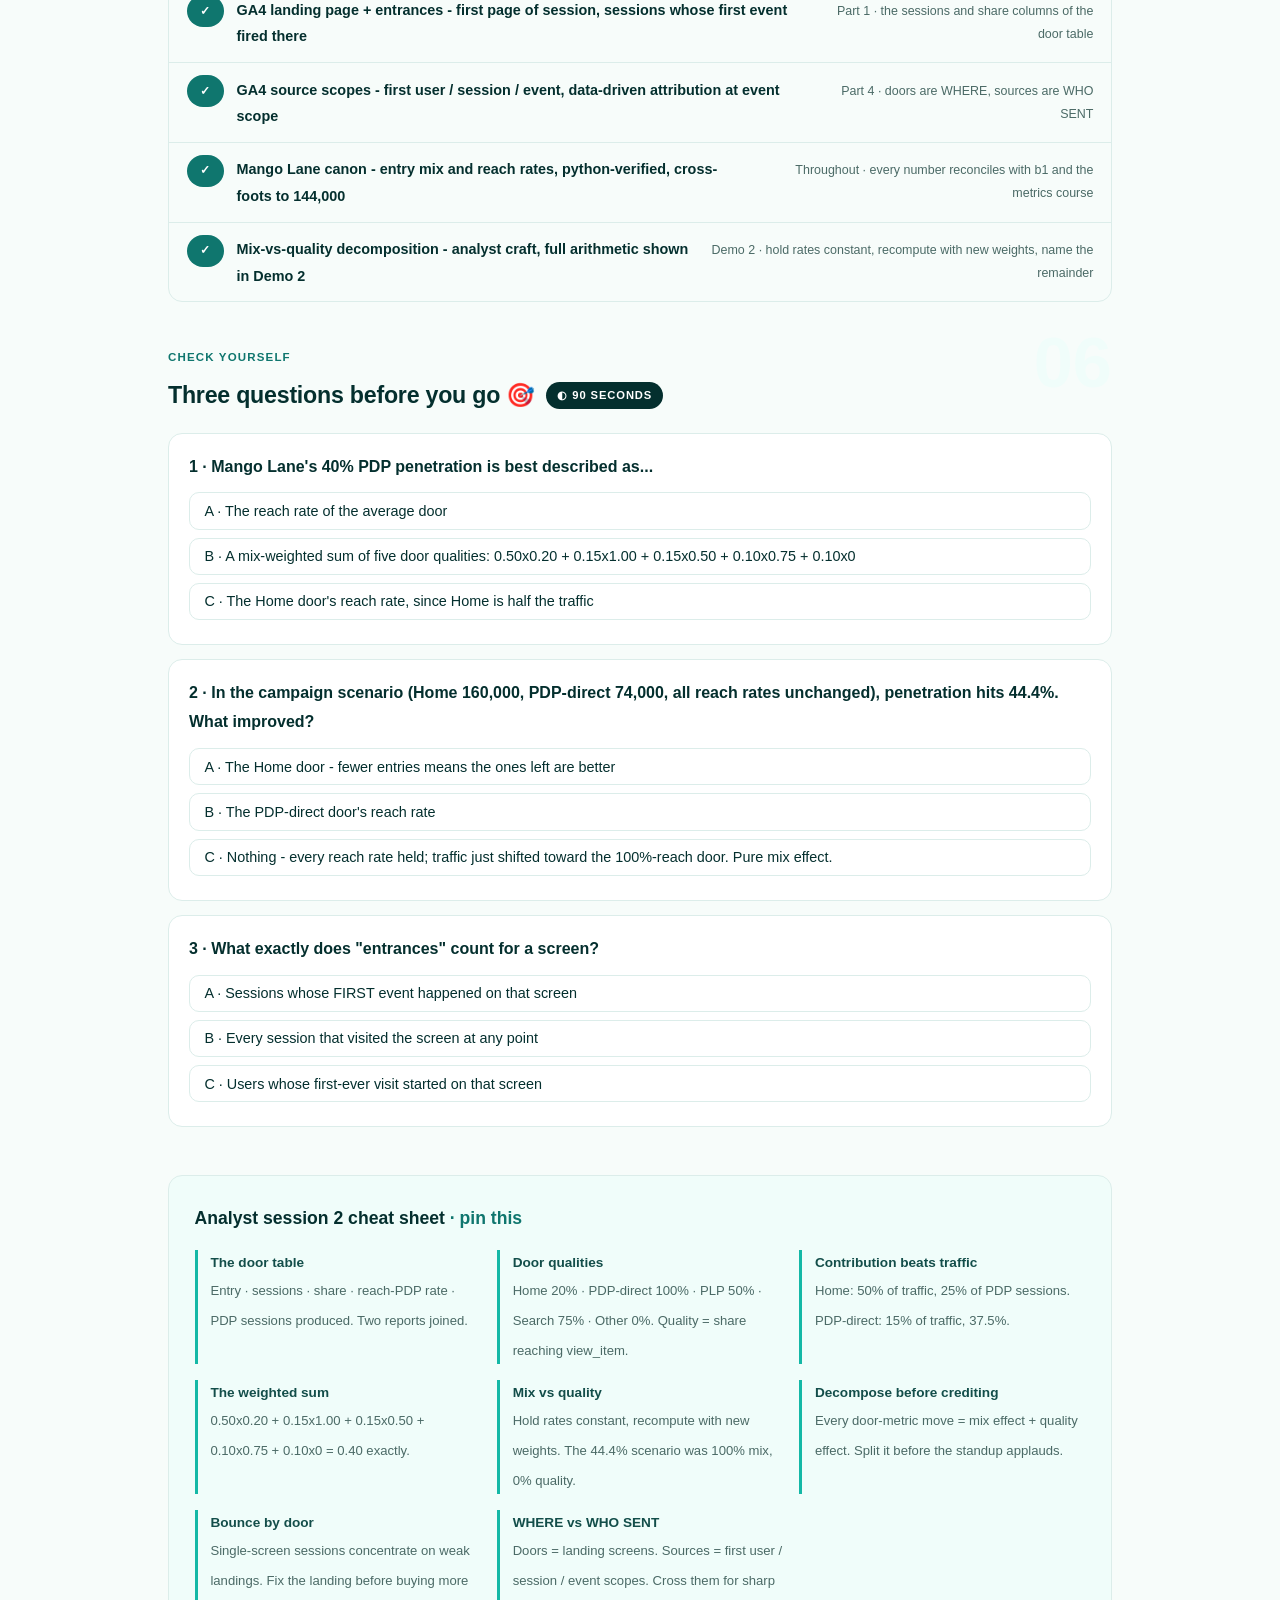
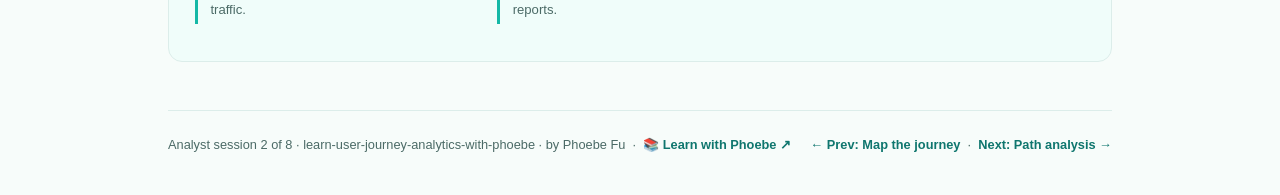
<file: courses/b2-entry-point-analytics.html>
<!DOCTYPE html>
<html lang="en">
<head>
<meta charset="UTF-8">
<meta name="viewport" content="width=device-width, initial-scale=1.0">
<!-- social:start -->
<meta name="description" content="Two report ingredients build this table. Entrances count the sessions whose first event happened on each screen - that gives you the sessions and share columns. Then, for each entry group...">
<meta property="og:type" content="article">
<meta property="og:site_name" content="Learn with Phoebe">
<meta property="og:title" content="Entry-point analytics - learn user journey analytics with phoebe">
<meta property="og:description" content="Two report ingredients build this table. Entrances count the sessions whose first event happened on each screen - that gives you the sessions and share columns. Then, for each entry group...">
<meta property="og:url" content="https://phoebefu6.github.io/learn-user-journey-analytics-with-phoebe/courses/b2-entry-point-analytics.html">
<meta property="og:image" content="https://phoebefu6.github.io/learn-user-journey-analytics-with-phoebe/assets/og-cover.png">
<meta property="og:image:width" content="1200">
<meta property="og:image:height" content="630">
<meta name="twitter:card" content="summary_large_image">
<meta name="twitter:title" content="Entry-point analytics - learn user journey analytics with phoebe">
<meta name="twitter:description" content="Two report ingredients build this table. Entrances count the sessions whose first event happened on each screen - that gives you the sessions and share columns. Then, for each entry group...">
<meta name="twitter:image" content="https://phoebefu6.github.io/learn-user-journey-analytics-with-phoebe/assets/og-cover.png">
<!-- social:end -->
<title>Analyst session 2 · Entry-point analytics - learn user journey analytics with phoebe</title>
<link rel="stylesheet" href="../assets/style.css?v=29">
</head>
<body>

<div class="toolbar">
  <div class="wrap">
    <span class="crumb"><a href="../index.html">learn-user-journey-analytics-with-phoebe</a> / Analyst session 2 of 8</span>
    <button class="btn" id="toggle-all" type="button">Expand all</button>
    <button class="btn primary" id="zoom-toggle" type="button">Projector zoom: off</button>
  </div>
</div>

<header class="masthead">
  <div class="wrap">
    <div class="eyebrow">Learn User Journey Analytics with Phoebe · Analyst track · Session 2 of 8</div>
    <h1>Entry-point <span class="accent">analytics</span></h1>
    <p class="sub">b1 named the five doors. Today you measure them. You compute each door's quality (how often its sessions reach a PDP), prove that Mango Lane's 40% PDP penetration is a mix-weighted average of five door qualities - not one number - and then decompose a "penetration improved!" headline into mix effect versus quality effect before anyone takes a bow for it.</p>
    <div class="chip-row">
      <span class="chip level">🟢 Analyst track</span>
      <span class="chip audience">Analysts · PMs · UX · growth</span>
      <span class="chip audience">Compute along</span>
      <span class="chip time">45 min</span>
    </div>
    <div class="agenda">
      <span class="a1" style="flex:1">0-3 · Recap</span>
      <span class="a2" style="flex:3">3-15 · The door table</span>
      <span class="a3" style="flex:6">15-40 · Two math drills</span>
      <span class="a4" style="flex:1">40-45 · Q&amp;A</span>
    </div>
  </div>
</header>

<main class="wrap">

  <!-- ============ PART 1: THE DOOR TABLE ============ -->
  <section class="section" id="doortable">
    <div class="section-kicker">
      <span class="klabel">Part 1 · covers landing screens, entrances &amp; per-door reach</span>
      <h2>The door table, computed <span class="tag concept">12 min live</span></h2>
    </div>
    <p class="lede">Two report ingredients build this table. <strong>Entrances</strong> count the sessions whose first event happened on each screen - that gives you the sessions and share columns. Then, for each entry group, you measure how many of its sessions ever fire <strong>view_item</strong> - the per-door reach-PDP rate. Multiply the two and each door tells you exactly how many PDP sessions it produces.</p>

    <table class="clean">
      <thead><tr><th>Entry door</th><th>Sessions</th><th>Share</th><th>Reach-PDP rate</th><th>PDP sessions produced</th></tr></thead>
      <tbody>
        <tr><td>Home</td><td>180,000</td><td>50%</td><td>20%</td><td>36,000</td></tr>
        <tr><td>PDP-direct (deeplink, ads, push)</td><td>54,000</td><td>15%</td><td>100%</td><td>54,000</td></tr>
        <tr><td>PLP - category grid</td><td>54,000</td><td>15%</td><td>50%</td><td>27,000</td></tr>
        <tr><td>Search landing</td><td>36,000</td><td>10%</td><td>75%</td><td>27,000</td></tr>
        <tr><td>Other (account, orders, support)</td><td>36,000</td><td>10%</td><td>0%</td><td>0</td></tr>
        <tr><td><strong>Total</strong></td><td><strong>360,000</strong></td><td><strong>100%</strong></td><td><strong>40% weighted</strong></td><td><strong>144,000</strong></td></tr>
      </tbody>
    </table>

    <figure class="zoomable">
      <svg viewBox="0 0 880 340" xmlns="http://www.w3.org/2000/svg" role="img" aria-label="Five entry doors drawn as bars: width shows sessions, color saturation shows reach-PDP rate, right column shows PDP sessions produced">
        <style>
          .epH { font: 700 13px Inter, sans-serif; fill: #042F2E; }
          .epL { font: 600 12px Inter, sans-serif; fill: #042F2E; }
          .epW { font: 700 12px Inter, sans-serif; fill: #FFFFFF; }
          .epC { font: 400 11px Inter, sans-serif; fill: #4B6A66; }
          .epR { font: 800 13px Inter, sans-serif; fill: #134E4A; }
          .epN { font: 600 12.5px Inter, sans-serif; fill: #042F2E; }
        </style>

        <text class="epH" x="30" y="26">Door width = sessions in · color depth = reach-PDP rate · right = PDP sessions out</text>

        <!-- Home: 180,000 wide, 20% reach = pale -->
        <rect x="30" y="46" width="500" height="38" rx="8" fill="#99F6E4"/>
        <text class="epL" x="42" y="70">Home · 180,000 sessions · reach 20%</text>
        <text class="epR" x="700" y="70">→ 36,000 PDP</text>

        <!-- PDP-direct: 54,000 wide, 100% reach = deepest -->
        <rect x="30" y="98" width="150" height="38" rx="8" fill="#134E4A"/>
        <text class="epW" x="42" y="122">PDP-direct</text>
        <text class="epC" x="196" y="115">54,000 sessions · reach 100%</text>
        <text class="epR" x="700" y="122">→ 54,000 PDP</text>

        <!-- PLP: 54,000 wide, 50% reach = mid -->
        <rect x="30" y="150" width="150" height="38" rx="8" fill="#14B8A6"/>
        <text class="epW" x="42" y="174">PLP</text>
        <text class="epC" x="196" y="167">54,000 sessions · reach 50%</text>
        <text class="epR" x="700" y="174">→ 27,000 PDP</text>

        <!-- Search: 36,000 wide, 75% reach = strong -->
        <rect x="30" y="202" width="100" height="38" rx="8" fill="#0F766E"/>
        <text class="epW" x="42" y="226">Search</text>
        <text class="epC" x="146" y="219">36,000 sessions · reach 75%</text>
        <text class="epR" x="700" y="226">→ 27,000 PDP</text>

        <!-- Other: 36,000 wide, 0% reach = empty -->
        <rect x="30" y="254" width="100" height="38" rx="8" fill="#F0FDFA" stroke="#99F6E4"/>
        <text class="epL" x="42" y="278">Other</text>
        <text class="epC" x="146" y="271">36,000 sessions · reach 0%</text>
        <text class="epR" x="700" y="278">→ 0 PDP</text>

        <rect x="30" y="312" width="14" height="14" rx="3" fill="#F43F5E"/>
        <text class="epN" x="54" y="324">Cross-foot: 36,000 + 54,000 + 27,000 + 27,000 + 0 = 144,000 PDP sessions = 40% penetration. The table reconciles.</text>
      </svg>
      <figcaption>🔍 Click to zoom - the five doors weighted: the widest door is the palest, the deepest door is one of the narrowest</figcaption>
    </figure>

    <details class="card" open>
      <summary><span class="mode live">Live</span>Where every number comes from<span class="mini">5 min</span><span class="caret">▶</span></summary>
      <div class="body">
        <p>Nothing in this table is exotic - it is two standard reports joined:</p>
        <ul>
          <li><strong>Sessions and share:</strong> the landing page / landing screen report. GA4 defines the landing page as the first page of a session, and entrances as the count of sessions whose first event happened on that screen. Sort by entrances, group into your five doors, done.</li>
          <li><strong>Reach-PDP rate:</strong> segment sessions by landing screen, then ask what fraction of each segment fires <code>view_item</code> at least once. That is the door's quality - how good it is at getting a shopper in front of a product.</li>
          <li><strong>PDP sessions produced:</strong> sessions x reach rate. The column that turns a traffic report into a contribution report.</li>
        </ul>
        <p>Read the picture the SVG paints: Home is the widest door and the palest - half the traffic, one fifth of it ever sees a product. PDP-direct is narrow and the deepest color - every one of its sessions is a PDP session by definition (they land on one).</p>
      </div>
    </details>

    <details class="card">
      <summary><span class="mode self">Self-study</span>Why "Other" earns a row of zeros<span class="mini">2 min read</span><span class="caret">▶</span></summary>
      <div class="body">
        <p>36,000 sessions land on account, order tracking, or support screens and never reach a PDP. Keeping them in the table (rather than filtering them out) is deliberate: they are 10% of the denominator of every session-level metric you report. When someone asks "why is our PDP penetration only 40%?", one honest tenth of the answer is "because a tenth of sessions were never shopping." b8's scorecard keeps this row visible for exactly that conversation.</p>
      </div>
    </details>
  </section>

  <!-- ============ PART 2 / DEMO 1: DOOR QUALITY MATH ============ -->
  <section class="section" id="drill1">
    <div class="section-kicker">
      <span class="klabel">Demo 1 · everyone computes</span>
      <h2>The door quality drill <span class="tag demo">★ 12 min · everyone works</span></h2>
    </div>
    <p class="lede">Three computations, in order. Do them by hand - the punchline only lands if you feel the weights doing the work.</p>

    <figure class="zoomable">
      <svg viewBox="0 0 880 380" xmlns="http://www.w3.org/2000/svg" role="img" aria-label="Paired bars comparing each Mango Lane door's share of the 360,000 sessions with its share of the 144,000 product-page sessions. Home takes 50 percent of traffic but contributes 25 percent of PDP reach. PDP-direct takes 15 percent of traffic and contributes 37.5 percent. PLP takes 15 percent and contributes 18.75 percent. Search landing takes 10 percent and contributes 18.75 percent. The Other service door takes 10 percent and contributes nothing.">
        <style>
          .b2cnT { font: 700 13px Inter, sans-serif; fill: #042F2E; }
          .b2cnK { font: 600 11px Inter, sans-serif; fill: #4B6A66; }
          .b2cnL { font: 600 12px Inter, sans-serif; fill: #042F2E; }
          .b2cnV { font: 700 11px Inter, sans-serif; fill: #134E4A; }
          .b2cnN { font: 400 12px Inter, sans-serif; fill: #4B6A66; }
        </style>
        <rect x="0" y="0" width="880" height="380" fill="#F7FCFA"/>
        <text class="b2cnT" x="40" y="26">Traffic share and contribution share are different rankings</text>
        <rect x="40" y="36" width="14" height="14" rx="3" fill="#B5D6D1"/>
        <text class="b2cnK" x="60" y="48">share of the 360,000 sessions</text>
        <rect x="290" y="36" width="14" height="14" rx="3" fill="#0F766E"/>
        <text class="b2cnK" x="310" y="48">share of the 144,000 PDP sessions</text>

        <text class="b2cnL" x="200" y="112" text-anchor="end">Home</text>
        <rect x="220" y="90" width="460" height="16" rx="4" fill="#B5D6D1"/>
        <text class="b2cnV" x="688" y="102">50%</text>
        <rect x="220" y="110" width="230" height="16" rx="4" fill="#0F766E"/>
        <text class="b2cnV" x="458" y="122">25%</text>

        <text class="b2cnL" x="200" y="162" text-anchor="end">PDP-direct</text>
        <rect x="220" y="140" width="138" height="16" rx="4" fill="#B5D6D1"/>
        <text class="b2cnV" x="366" y="152">15%</text>
        <rect x="220" y="160" width="345" height="16" rx="4" fill="#0F766E"/>
        <text class="b2cnV" x="573" y="172">37.5%</text>

        <text class="b2cnL" x="200" y="212" text-anchor="end">PLP · category grid</text>
        <rect x="220" y="190" width="138" height="16" rx="4" fill="#B5D6D1"/>
        <text class="b2cnV" x="366" y="202">15%</text>
        <rect x="220" y="210" width="173" height="16" rx="4" fill="#0F766E"/>
        <text class="b2cnV" x="401" y="222">18.75%</text>

        <text class="b2cnL" x="200" y="262" text-anchor="end">Search landing</text>
        <rect x="220" y="240" width="92" height="16" rx="4" fill="#B5D6D1"/>
        <text class="b2cnV" x="320" y="252">10%</text>
        <rect x="220" y="260" width="173" height="16" rx="4" fill="#0F766E"/>
        <text class="b2cnV" x="401" y="272">18.75%</text>

        <text class="b2cnL" x="200" y="312" text-anchor="end">Other · service</text>
        <rect x="220" y="290" width="92" height="16" rx="4" fill="#B5D6D1"/>
        <text class="b2cnV" x="320" y="302">10%</text>
        <text class="b2cnV" x="228" y="322">0%</text>

        <text class="b2cnN" x="40" y="352">Home carries 50% of traffic and 25% of PDP reach; PDP-direct carries 15% of traffic and 37.5% of reach.</text>
        <text class="b2cnN" x="40" y="370">Contribution is each door's PDP sessions over 144,000. The two rankings disagree, and one of them pays.</text>
      </svg>
      <figcaption>🔍 Click to zoom - rank doors by what they contribute, not by how much traffic they carry</figcaption>
    </figure>

    <details class="card" open>
      <summary><span class="mode live">Live</span>Compute along: three steps to the punchline<span class="mini">10 min</span><span class="caret">▶</span></summary>
      <div class="body">
        <div class="steps">
          <div class="step"><p><strong>Step 1 - each door's PDP contribution share.</strong> Divide each door's PDP sessions by the 144,000 total: Home 36,000 / 144,000 = <strong>25%</strong> · PDP-direct 54,000 / 144,000 = <strong>37.5%</strong> · PLP 27,000 / 144,000 = 18.75% · Search 27,000 / 144,000 = 18.75% · Other 0%. Home carries 50% of traffic but only 25% of PDP reach; PDP-direct carries 15% of traffic and 37.5% of PDP reach. Traffic share and contribution share are different rankings.</p></div>
          <div class="step"><p><strong>Step 2 - rebuild the 40% as a mix-weighted sum.</strong> Multiply each door's traffic share by its reach rate and add: 0.50 x 0.20 = 0.100 · 0.15 x 1.00 = 0.150 · 0.15 x 0.50 = 0.075 · 0.10 x 0.75 = 0.075 · 0.10 x 0 = 0. Sum: 0.100 + 0.150 + 0.075 + 0.075 + 0 = <strong>0.400 exactly</strong>. The headline number falls out of the table with nothing left over.</p></div>
          <div class="step"><p><strong>Step 3 - say the punchline out loud.</strong> PDP penetration is not one number. It is a mix-weighted average of five door qualities. Any move in the headline is some blend of the weights moving (mix) and the qualities moving (doors getting better or worse) - and you cannot tell which from the headline alone.</p></div>
        </div>
        <div class="callout win">
          <strong>★ The analyst's reflex</strong>
          Whenever a metric is an average over segments, rebuild it as the weighted sum before interpreting a change. If you cannot rebuild it, you do not yet have the table that explains it.
        </div>
      </div>
    </details>
  </section>

  <!-- ============ PART 3 / DEMO 2: MIX VS QUALITY ============ -->
  <section class="section" id="drill2">
    <div class="section-kicker">
      <span class="klabel">Demo 2 · everyone computes</span>
      <h2>Mix versus quality: the 44.4% that fooled the standup <span class="tag demo">★ 13 min · everyone works</span></h2>
    </div>
    <p class="lede">A worked scenario. Next month a paid push campaign deep-links users straight to products. Home's reach-PDP rate holds at exactly 20% - no door gets better or worse. But the mix shifts: Home drops to 160,000 entries, PDP-direct rises to 74,000, and PLP, Search, and Other are unchanged. Compute what happens to penetration.</p>

    <figure class="zoomable">
      <svg viewBox="0 0 880 330" xmlns="http://www.w3.org/2000/svg" role="img" aria-label="Two side-by-side panels of the same weighted-sum arithmetic. This month, 180,000 Home entries at 20 percent plus 54,000 PDP-direct at 100 percent plus 54,000 PLP at 50 percent plus 36,000 Search at 75 percent plus 36,000 Other at zero give 144,000 PDP sessions on 360,000 sessions, or 40.0 percent penetration. Next month the push campaign moves Home to 160,000 and PDP-direct to 74,000 with every reach rate unchanged, giving 160,000 PDP sessions on the same 360,000 sessions, or 44.4 percent. Not one door improved.">
        <style>
          .b2mxT { font: 700 13px Inter, sans-serif; fill: #042F2E; }
          .b2mxH { font: 700 12px Inter, sans-serif; fill: #042F2E; }
          .b2mxS { font: 400 10.5px Inter, sans-serif; fill: #4B6A66; }
          .b2mxR { font: 400 11.5px Inter, sans-serif; fill: #134E4A; }
          .b2mxC { font: 700 11.5px Inter, sans-serif; fill: #F43F5E; }
          .b2mxG { font: 800 12px Inter, sans-serif; fill: #042F2E; }
          .b2mxN { font: 400 12px Inter, sans-serif; fill: #4B6A66; }
        </style>
        <rect x="0" y="0" width="880" height="330" fill="#F7FCFA"/>
        <text class="b2mxT" x="40" y="26">The 44.4% that fooled the standup - same store, same rates, reshuffled doors</text>

        <rect x="40" y="44" width="390" height="214" rx="12" fill="#FFFFFF" stroke="#DCEDEA"/>
        <text class="b2mxH" x="58" y="70">THIS MONTH</text>
        <text class="b2mxS" x="58" y="88">entrances x reach rate, as measured</text>
        <text class="b2mxR" x="58" y="112">Home 180,000 x 20% = 36,000</text>
        <text class="b2mxR" x="58" y="132">PDP-direct 54,000 x 100% = 54,000</text>
        <text class="b2mxR" x="58" y="152">PLP 54,000 x 50% = 27,000</text>
        <text class="b2mxR" x="58" y="172">Search 36,000 x 75% = 27,000</text>
        <text class="b2mxR" x="58" y="192">Other 36,000 x 0% = 0</text>
        <line x1="58" y1="206" x2="412" y2="206" stroke="#DCEDEA" stroke-width="1.5"/>
        <text class="b2mxG" x="58" y="226">360,000 sessions, 144,000 PDP sessions</text>
        <text class="b2mxG" x="58" y="246">PDP penetration 40.0%</text>

        <rect x="450" y="44" width="390" height="214" rx="12" fill="#F0FDFA" stroke="#99F6E4"/>
        <text class="b2mxH" x="468" y="70">NEXT MONTH · PUSH CAMPAIGN</text>
        <text class="b2mxS" x="468" y="88">identical reach rates, new weights</text>
        <text class="b2mxC" x="468" y="112">Home 160,000 x 20% = 32,000</text>
        <text class="b2mxC" x="468" y="132">PDP-direct 74,000 x 100% = 74,000</text>
        <text class="b2mxR" x="468" y="152">PLP 54,000 x 50% = 27,000</text>
        <text class="b2mxR" x="468" y="172">Search 36,000 x 75% = 27,000</text>
        <text class="b2mxR" x="468" y="192">Other 36,000 x 0% = 0</text>
        <line x1="468" y1="206" x2="822" y2="206" stroke="#99F6E4" stroke-width="1.5"/>
        <text class="b2mxG" x="468" y="226">360,000 sessions, 160,000 PDP sessions</text>
        <text class="b2mxG" x="468" y="246">PDP penetration 44.4%</text>

        <text class="b2mxN" x="40" y="284">Every reach rate is identical. Not one door improved. Penetration rose 4.4 points purely because traffic</text>
        <text class="b2mxN" x="40" y="302">moved from the palest door (Home, 20%) toward the deepest one (PDP-direct, 100%).</text>
        <text class="b2mxN" x="40" y="320">A pure mix effect: the campaign bought different sessions, it did not build a better journey.</text>
      </svg>
      <figcaption>🔍 Click to zoom - hold the rates constant and recompute; whatever still moves is mix, not improvement</figcaption>
    </figure>

    <details class="card" open>
      <summary><span class="mode live">Live</span>Compute along: the full arithmetic<span class="mini">10 min</span><span class="caret">▶</span></summary>
      <div class="body">
        <div class="steps">
          <div class="step"><p><strong>Step 1 - new PDP sessions per door.</strong> Home 160,000 x 0.20 = <strong>32,000</strong> · PDP-direct 74,000 x 1.00 = <strong>74,000</strong> · PLP 54,000 x 0.50 = 27,000 · Search 36,000 x 0.75 = 27,000 · Other 36,000 x 0 = 0.</p></div>
          <div class="step"><p><strong>Step 2 - new totals.</strong> Sessions: 160,000 + 74,000 + 54,000 + 36,000 + 36,000 = <strong>360,000</strong> - same month-sized store, only the doors reshuffled. PDP sessions: 32,000 + 74,000 + 27,000 + 27,000 + 0 = <strong>160,000</strong>.</p></div>
          <div class="step"><p><strong>Step 3 - new penetration.</strong> 160,000 / 360,000 = <strong>44.4%</strong>. Up 4.4 points from 40%.</p></div>
          <div class="step"><p><strong>Step 4 - name what happened.</strong> Every reach rate is identical to last month. Not one door improved. Penetration "improved" 4.4 points purely because traffic moved from the palest door (Home, 20%) toward the deepest one (PDP-direct, 100%). This is a pure mix effect - the campaign bought different sessions, it did not build a better journey.</p></div>
        </div>
        <div class="callout tip">
          <strong>Decompose before you credit</strong>
          Before anyone takes credit for a door-metric move, split it into mix effect (did the weights shift?) and quality effect (did any door's reach rate actually change?). Hold rates constant and recompute with new weights - whatever the headline moves, that part is mix; the remainder is quality. The metrics course hit this trap at the funnel level; it is sharper here because there are five weights.
        </div>
        <div class="callout example">
          <span class="ex-pill">Real world</span>
          <p><strong>This is the most common false win in growth reviews.</strong> Paid campaigns that deep-link to products mechanically raise PDP penetration and often raise session CR - while the organic journey quietly stays the same or degrades. Teams that report the decomposition alongside the headline catch it in the same meeting instead of three months later when the campaign budget ends and the "improvement" evaporates with it.</p>
        </div>
      </div>
    </details>
  </section>

  <!-- ============ PART 4: BOUNCE + SOURCE SCOPES ============ -->
  <section class="section" id="bounce">
    <div class="section-kicker">
      <span class="klabel">Part 4 · covers bounce by entry &amp; the three source scopes</span>
      <h2>Weak landings, and who sent them <span class="tag concept">6 min live</span></h2>
    </div>
    <p class="lede">The door table measures how far entering sessions get. Its dark twin measures the sessions that never get anywhere: single-screen sessions that land and leave. They do not spread evenly - they concentrate on weak landings, and finding which door leaks them is the cheapest diagnostic in this course.</p>

    <details class="card" open>
      <summary><span class="mode live">Live</span>Bounce, by door<span class="mini">3 min</span><span class="caret">▶</span></summary>
      <div class="body">
        <p>Segment single-screen sessions by landing screen, the same cut as the door table. The usual pattern, and Mango Lane follows it: PDP-direct landings bounce hardest when the ad promised something the product page does not deliver (price, availability, the exact item); Home bounces when it loads slowly or buries the way in; Search landings bounce when the query lands on an irrelevant results page. A door with big entrances and a heavy single-screen share is a door paying for traffic it immediately loses - fix the landing before buying more of it.</p>
      </div>
    </details>

    <details class="card">
      <summary><span class="mode self">Self-study</span>Doors are WHERE - sources are WHO SENT<span class="mini">3 min read</span><span class="caret">▶</span></summary>
      <div class="body">
        <p>Keep the two dimensions straight: the door table is about WHERE sessions begin (landing screen). Source scopes are about WHO SENT them, and GA4 records that at three scopes:</p>
        <table class="clean">
          <thead><tr><th>Scope</th><th>Answers</th><th>Against the door table</th></tr></thead>
          <tbody>
            <tr><td>First user source (user-scoped)</td><td>Which channel found this person first, ever</td><td>Why a returning shopper walks in the Home door out of habit</td></tr>
            <tr><td>Session source (session-scoped)</td><td>Which channel drove this session</td><td>Why 54,000 sessions land straight on a PDP - ads and pushes aim there</td></tr>
            <tr><td>Event scope (key events)</td><td>Which channel gets conversion credit (data-driven attribution default)</td><td>Which sender gets paid for the orders a door produces</td></tr>
          </tbody>
        </table>
        <p>Cross the two and reports get sharp: "PDP-direct door, session source = push campaign X, reach 100%, bounce 31%" is actionable. "Traffic is up" is not. The event-scope story runs deep - it is its own course, learn-marketing-attribution-with-phoebe.</p>
      </div>
    </details>
  </section>

  <!-- ============ HOMEWORK ============ -->
  <section class="section" id="exercise">
    <div class="section-kicker">
      <span class="klabel">Homework</span>
      <h2>Try it yourself - this week <span class="tag exercise">◐ 20-25 min total</span></h2>
    </div>
    <ul>
      <li>Pull your landing-screen report, sorted by entrances. Group the long tail until you have your own five doors.</li>
      <li>Build your five-door table: sessions, share, reach-PDP rate (share of each door's sessions that fire view_item), PDP sessions produced.</li>
      <li>Compute your penetration as the mix-weighted sum of door qualities - then check it against the reported PDP penetration number. If they disagree, your door grouping or your segment definition is leaking sessions; find which.</li>
      <li>Bonus: rerun last month's table next to this month's. Hold rates constant to separate mix effect from quality effect before your next traffic review.</li>
    </ul>
  </section>

  <!-- ============ SOURCES ============ -->
  <section class="section" id="official">
    <div class="section-kicker">
      <span class="klabel">Sources</span>
      <h2>Sources this session draws on</h2>
    </div>
    <p class="lede">Everything here is standard-report material applied to one store, plus one piece of analyst craft shown with full arithmetic:</p>
    <div class="covered">
      <div class="covered-row"><span class="status pill solid">✓</span><span class="name">GA4 landing page + entrances - first page of session, sessions whose first event fired there</span><span class="note">Part 1 · the sessions and share columns of the door table</span></div>
      <div class="covered-row"><span class="status pill solid">✓</span><span class="name">GA4 source scopes - first user / session / event, data-driven attribution at event scope</span><span class="note">Part 4 · doors are WHERE, sources are WHO SENT</span></div>
      <div class="covered-row"><span class="status pill solid">✓</span><span class="name">Mango Lane canon - entry mix and reach rates, python-verified, cross-foots to 144,000</span><span class="note">Throughout · every number reconciles with b1 and the metrics course</span></div>
      <div class="covered-row"><span class="status pill solid">✓</span><span class="name">Mix-vs-quality decomposition - analyst craft, full arithmetic shown in Demo 2</span><span class="note">Demo 2 · hold rates constant, recompute with new weights, name the remainder</span></div>
    </div>
  </section>

  <!-- ============ QUIZ ============ -->
  <section class="section" id="quiz">
    <div class="section-kicker">
      <span class="klabel">Check yourself</span>
      <h2>Three questions before you go 🎯 <span class="tag exercise">◐ 90 seconds</span></h2>
    </div>
    <div class="quiz-q" data-answer="1">
      <p class="qtext">1 · Mango Lane's 40% PDP penetration is best described as...</p>
      <button class="qopt" type="button">A · The reach rate of the average door</button>
      <button class="qopt" type="button">B · A mix-weighted sum of five door qualities: 0.50x0.20 + 0.15x1.00 + 0.15x0.50 + 0.10x0.75 + 0.10x0</button>
      <button class="qopt" type="button">C · The Home door's reach rate, since Home is half the traffic</button>
      <p class="qwhy">The weighted sum rebuilds 0.40 exactly. It is not one number - any move in it blends mix shifts and quality shifts, and only the decomposition tells you which.</p>
    </div>
    <div class="quiz-q" data-answer="2">
      <p class="qtext">2 · In the campaign scenario (Home 160,000, PDP-direct 74,000, all reach rates unchanged), penetration hits 44.4%. What improved?</p>
      <button class="qopt" type="button">A · The Home door - fewer entries means the ones left are better</button>
      <button class="qopt" type="button">B · The PDP-direct door's reach rate</button>
      <button class="qopt" type="button">C · Nothing - every reach rate held; traffic just shifted toward the 100%-reach door. Pure mix effect.</button>
      <p class="qwhy">32,000 + 74,000 + 27,000 + 27,000 = 160,000 PDP sessions over the same 360,000 = 44.4%. Zero doors got better - the weights moved, the qualities did not.</p>
    </div>
    <div class="quiz-q" data-answer="0">
      <p class="qtext">3 · What exactly does "entrances" count for a screen?</p>
      <button class="qopt" type="button">A · Sessions whose FIRST event happened on that screen</button>
      <button class="qopt" type="button">B · Every session that visited the screen at any point</button>
      <button class="qopt" type="button">C · Users whose first-ever visit started on that screen</button>
      <p class="qwhy">Entrances are session-scoped and first-event-scoped: the session began there. Any-visit counts are screen reach; first-ever-visit is the user-scoped acquisition lens.</p>
    </div>
    <p class="quiz-score"></p>
  </section>

  <!-- ============ CHEAT SHEET ============ -->
  <section class="cheat" id="cheatsheet">
    <h3>Analyst session 2 cheat sheet <span>· pin this</span></h3>
    <div class="grid-2">
      <div class="cheat-item"><b>The door table</b><span>Entry · sessions · share · reach-PDP rate · PDP sessions produced. Two reports joined.</span></div>
      <div class="cheat-item"><b>Door qualities</b><span>Home 20% · PDP-direct 100% · PLP 50% · Search 75% · Other 0%. Quality = share reaching view_item.</span></div>
      <div class="cheat-item"><b>Contribution beats traffic</b><span>Home: 50% of traffic, 25% of PDP sessions. PDP-direct: 15% of traffic, 37.5%.</span></div>
      <div class="cheat-item"><b>The weighted sum</b><span>0.50x0.20 + 0.15x1.00 + 0.15x0.50 + 0.10x0.75 + 0.10x0 = 0.40 exactly.</span></div>
      <div class="cheat-item"><b>Mix vs quality</b><span>Hold rates constant, recompute with new weights. The 44.4% scenario was 100% mix, 0% quality.</span></div>
      <div class="cheat-item"><b>Decompose before crediting</b><span>Every door-metric move = mix effect + quality effect. Split it before the standup applauds.</span></div>
      <div class="cheat-item"><b>Bounce by door</b><span>Single-screen sessions concentrate on weak landings. Fix the landing before buying more traffic.</span></div>
      <div class="cheat-item"><b>WHERE vs WHO SENT</b><span>Doors = landing screens. Sources = first user / session / event scopes. Cross them for sharp reports.</span></div>
    </div>
  </section>

  <footer class="pagefoot">
    <span>Analyst session 2 of 8 · learn-user-journey-analytics-with-phoebe · by Phoebe Fu &nbsp;·&nbsp; 📚 <a href="https://phoebefu6.github.io/learn-with-phoebe/">Learn with Phoebe ↗</a></span>
    <span><a href="b1-map-the-journey.html">← Prev: Map the journey</a> &nbsp;·&nbsp; <a href="b3-path-analysis.html">Next: Path analysis →</a></span>
  </footer>

</main>

<script src="../assets/journey-live.js?v=7"></script>
<script src="../assets/tree-live.js?v=7"></script>
<script src="../assets/app.js?v=28"></script>
</body>
</html>
</file>
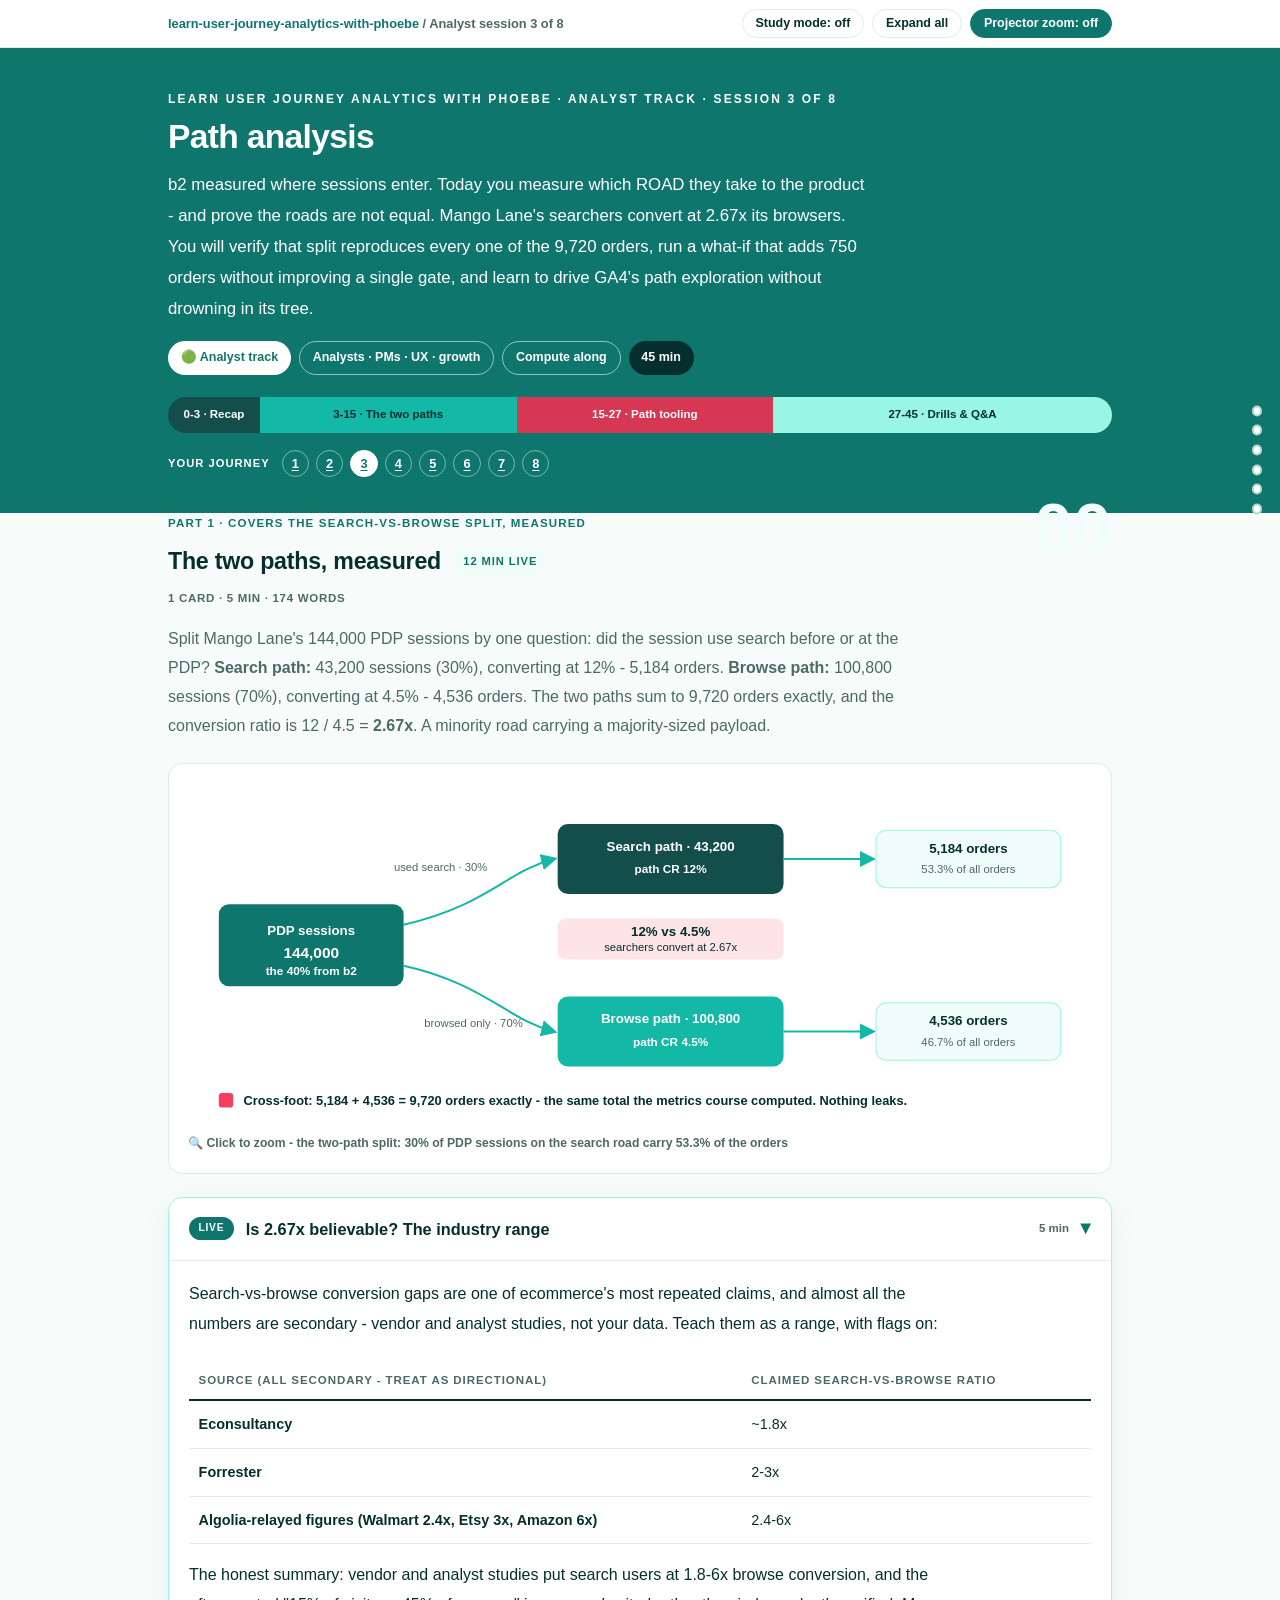
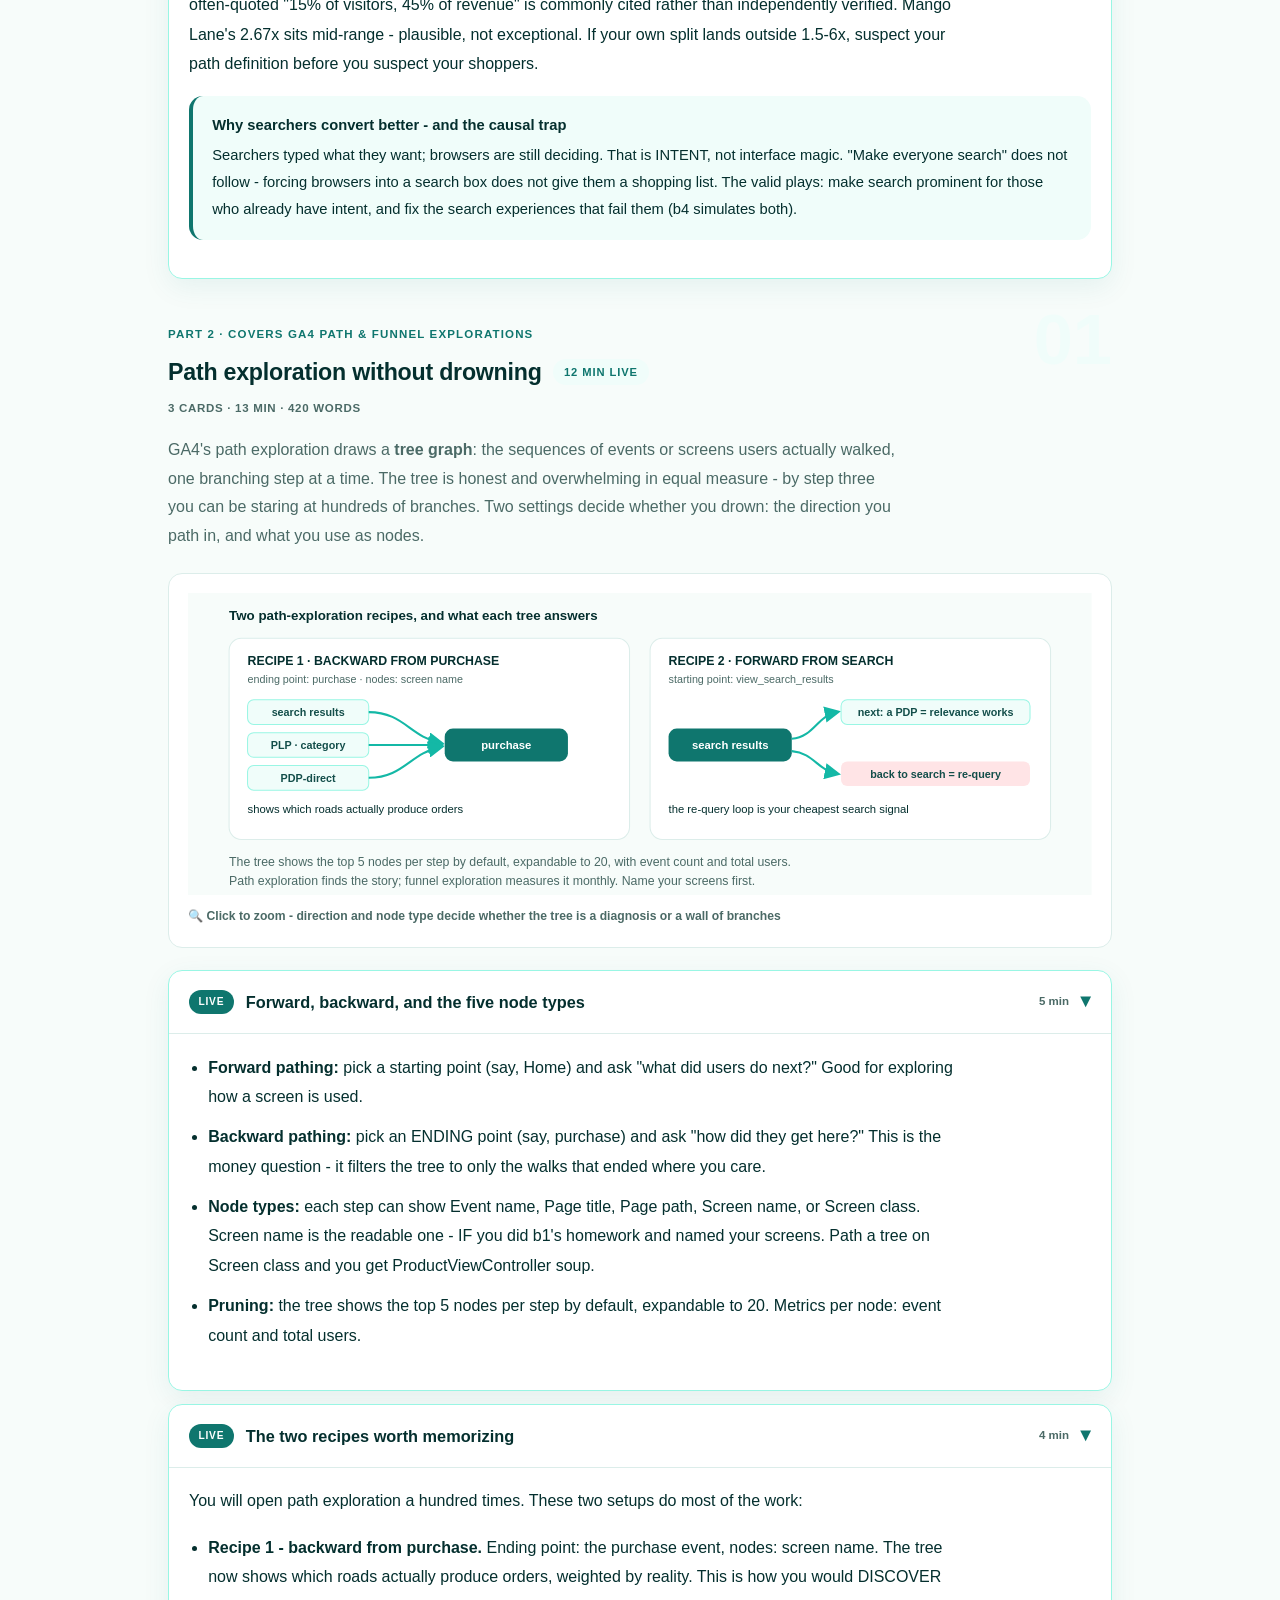
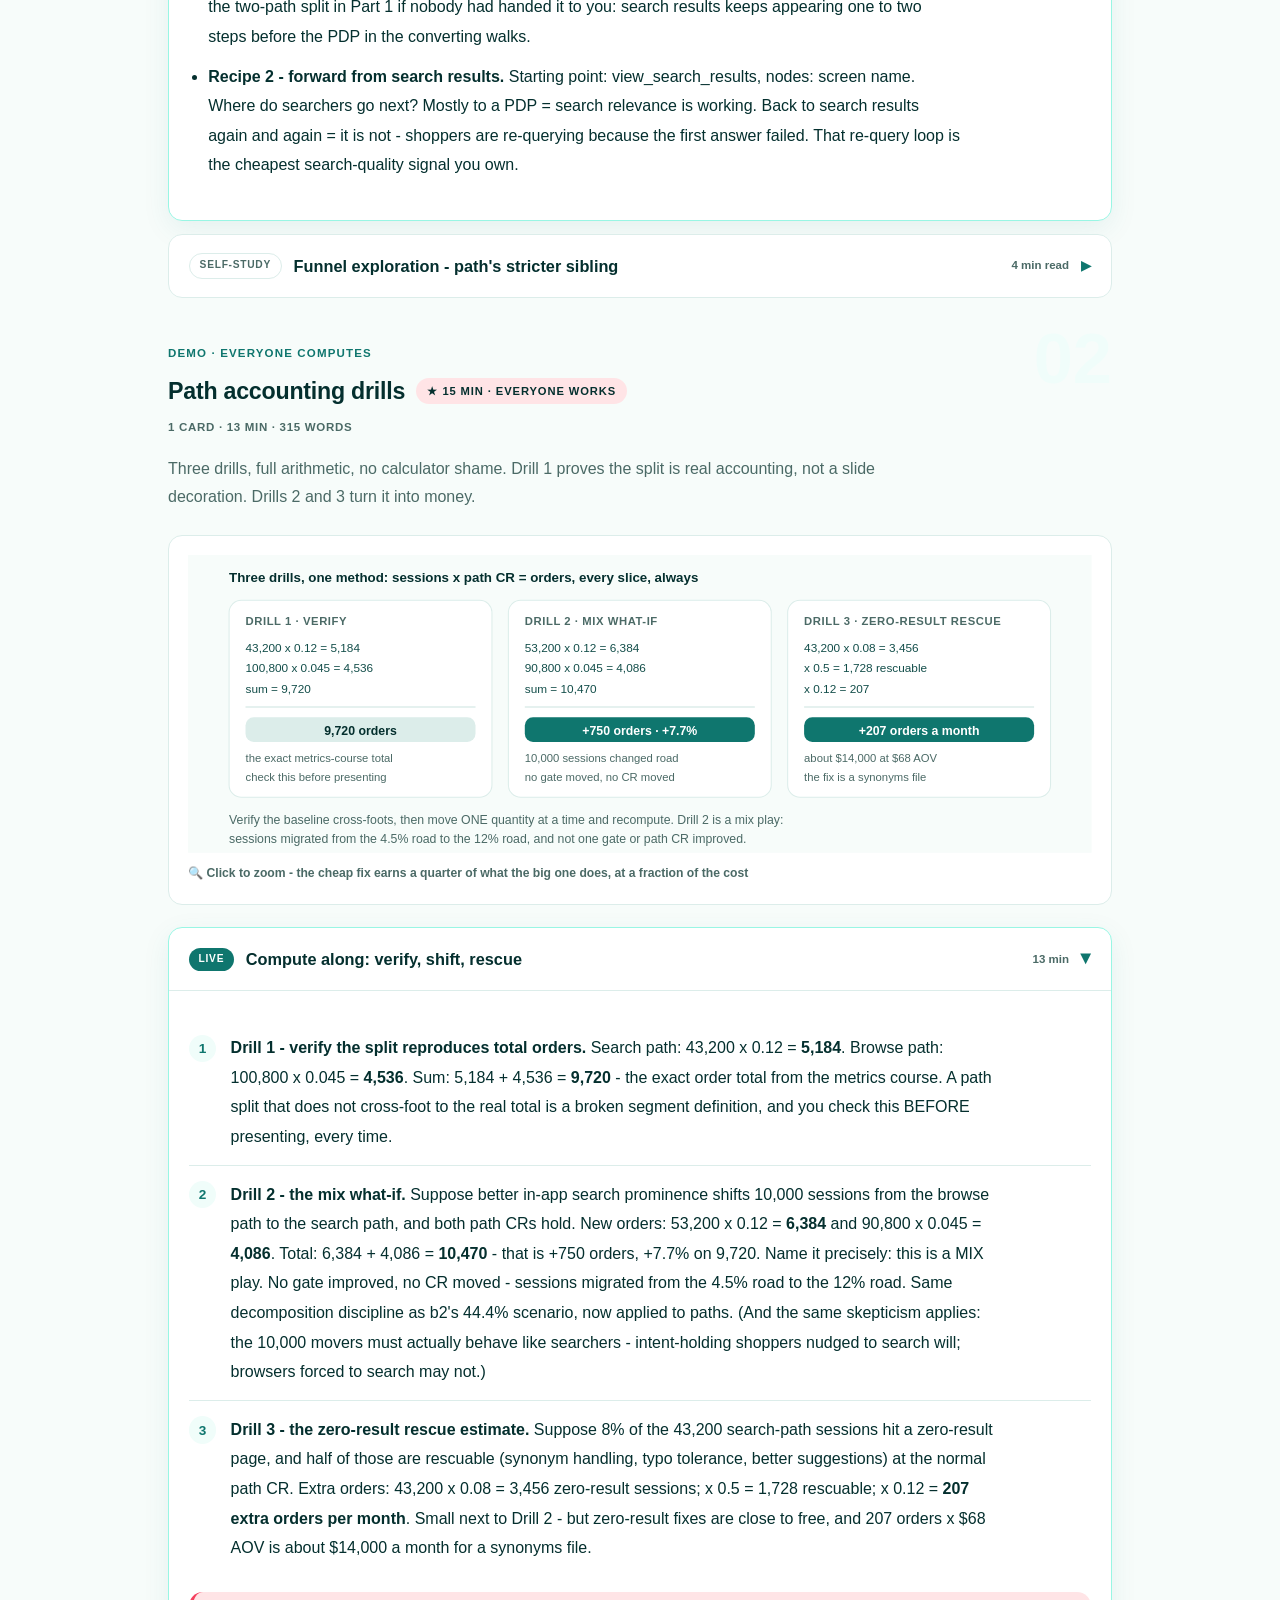
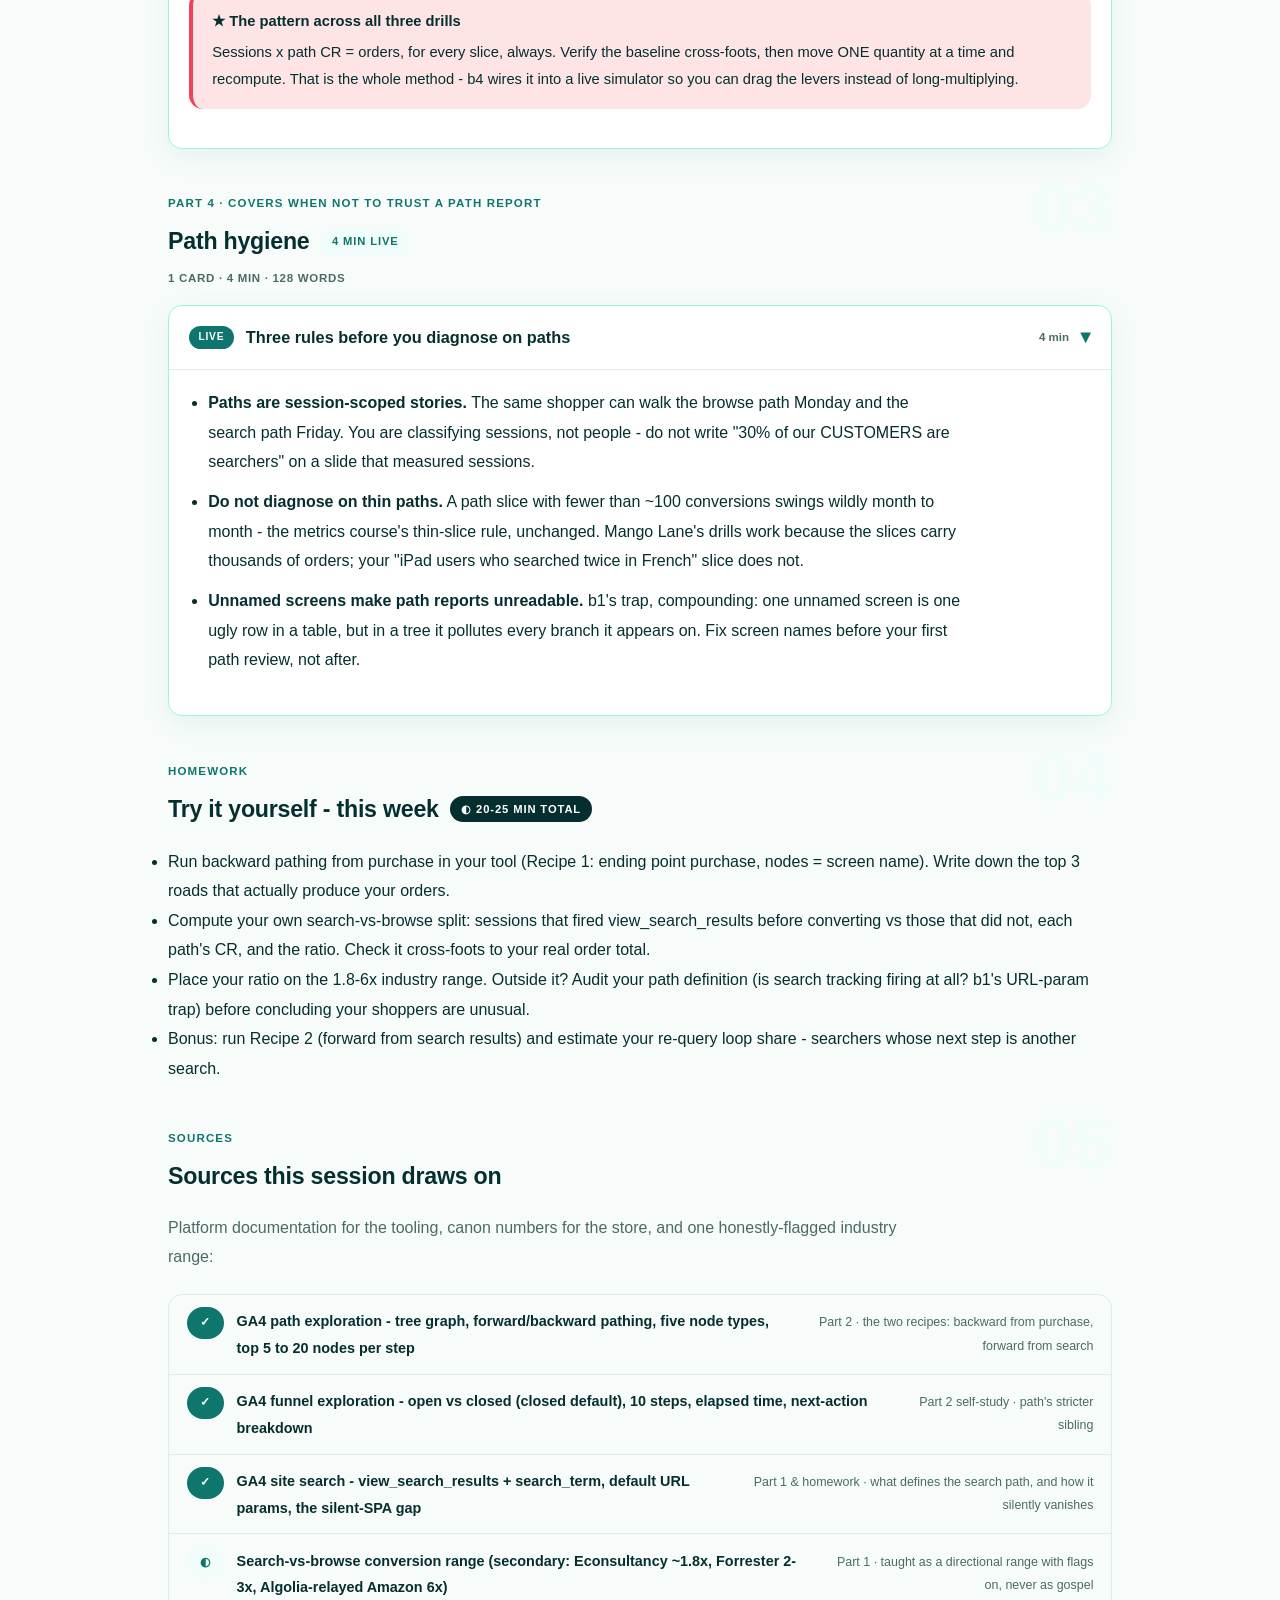
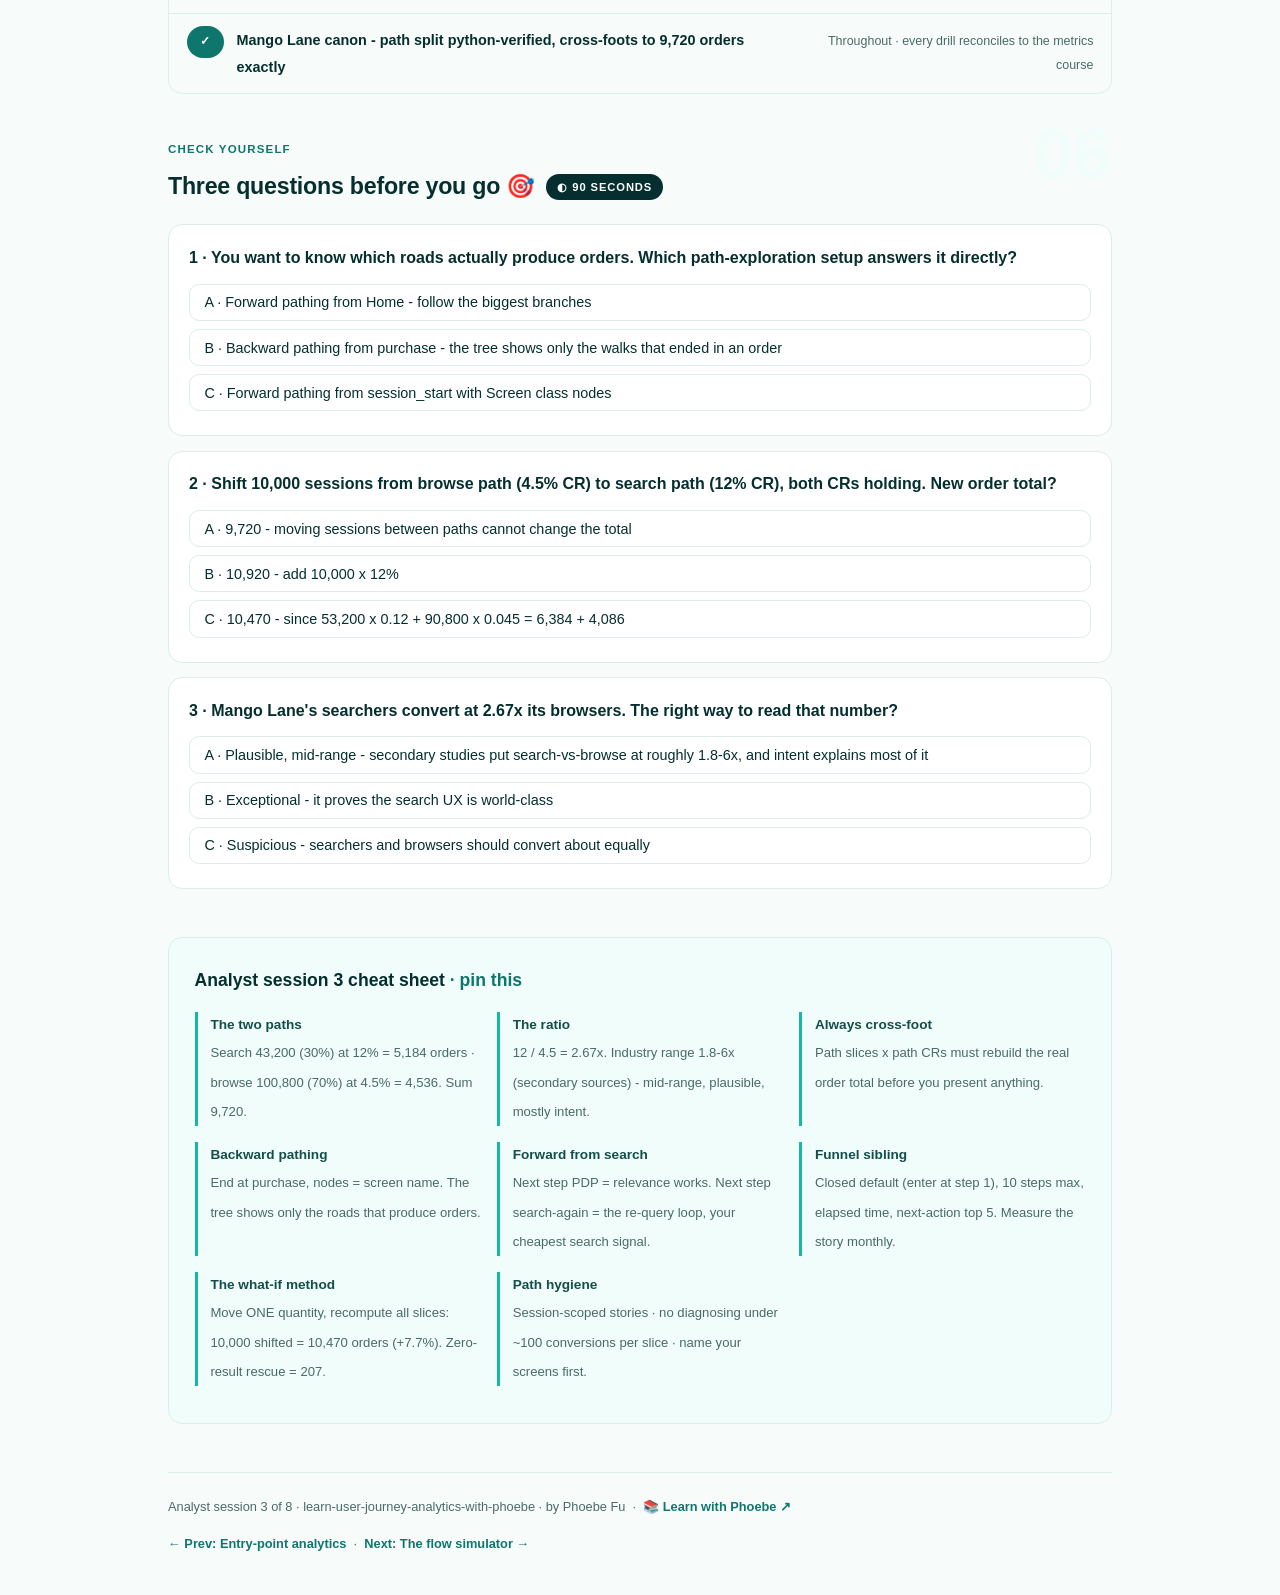
<file: courses/b3-path-analysis.html>
<!DOCTYPE html>
<html lang="en">
<head>
<meta charset="UTF-8">
<meta name="viewport" content="width=device-width, initial-scale=1.0">
<!-- social:start -->
<meta name="description" content="Split Mango Lane&#x27;s 144,000 PDP sessions by one question: did the session use search before or at the PDP? Search path: 43,200 sessions (30%), converting at 12% - 5,184 orders. Browse path...">
<meta property="og:type" content="article">
<meta property="og:site_name" content="Learn with Phoebe">
<meta property="og:title" content="Path analysis - learn user journey analytics with phoebe">
<meta property="og:description" content="Split Mango Lane&#x27;s 144,000 PDP sessions by one question: did the session use search before or at the PDP? Search path: 43,200 sessions (30%), converting at 12% - 5,184 orders. Browse path...">
<meta property="og:url" content="https://phoebefu6.github.io/learn-user-journey-analytics-with-phoebe/courses/b3-path-analysis.html">
<meta property="og:image" content="https://phoebefu6.github.io/learn-user-journey-analytics-with-phoebe/assets/og-cover.png">
<meta property="og:image:width" content="1200">
<meta property="og:image:height" content="630">
<meta name="twitter:card" content="summary_large_image">
<meta name="twitter:title" content="Path analysis - learn user journey analytics with phoebe">
<meta name="twitter:description" content="Split Mango Lane&#x27;s 144,000 PDP sessions by one question: did the session use search before or at the PDP? Search path: 43,200 sessions (30%), converting at 12% - 5,184 orders. Browse path...">
<meta name="twitter:image" content="https://phoebefu6.github.io/learn-user-journey-analytics-with-phoebe/assets/og-cover.png">
<!-- social:end -->
<title>Analyst session 3 · Path analysis - learn user journey analytics with phoebe</title>
<link rel="stylesheet" href="../assets/style.css?v=29">
</head>
<body>

<div class="toolbar">
  <div class="wrap">
    <span class="crumb"><a href="../index.html">learn-user-journey-analytics-with-phoebe</a> / Analyst session 3 of 8</span>
    <button class="btn" id="toggle-all" type="button">Expand all</button>
    <button class="btn primary" id="zoom-toggle" type="button">Projector zoom: off</button>
  </div>
</div>

<header class="masthead">
  <div class="wrap">
    <div class="eyebrow">Learn User Journey Analytics with Phoebe · Analyst track · Session 3 of 8</div>
    <h1>Path <span class="accent">analysis</span></h1>
    <p class="sub">b2 measured where sessions enter. Today you measure which ROAD they take to the product - and prove the roads are not equal. Mango Lane's searchers convert at 2.67x its browsers. You will verify that split reproduces every one of the 9,720 orders, run a what-if that adds 750 orders without improving a single gate, and learn to drive GA4's path exploration without drowning in its tree.</p>
    <div class="chip-row">
      <span class="chip level">🟢 Analyst track</span>
      <span class="chip audience">Analysts · PMs · UX · growth</span>
      <span class="chip audience">Compute along</span>
      <span class="chip time">45 min</span>
    </div>
    <div class="agenda">
      <span class="a1" style="flex:1">0-3 · Recap</span>
      <span class="a2" style="flex:3">3-15 · The two paths</span>
      <span class="a3" style="flex:3">15-27 · Path tooling</span>
      <span class="a4" style="flex:4">27-45 · Drills &amp; Q&amp;A</span>
    </div>
  </div>
</header>

<main class="wrap">

  <!-- ============ PART 1: THE TWO PATHS ============ -->
  <section class="section" id="twopaths">
    <div class="section-kicker">
      <span class="klabel">Part 1 · covers the search-vs-browse split, measured</span>
      <h2>The two paths, measured <span class="tag concept">12 min live</span></h2>
    </div>
    <p class="lede">Split Mango Lane's 144,000 PDP sessions by one question: did the session use search before or at the PDP? <strong>Search path:</strong> 43,200 sessions (30%), converting at 12% - 5,184 orders. <strong>Browse path:</strong> 100,800 sessions (70%), converting at 4.5% - 4,536 orders. The two paths sum to 9,720 orders exactly, and the conversion ratio is 12 / 4.5 = <strong>2.67x</strong>. A minority road carrying a majority-sized payload.</p>

    <figure class="zoomable">
      <svg viewBox="0 0 880 330" xmlns="http://www.w3.org/2000/svg" role="img" aria-label="144,000 PDP sessions split into a search path of 43,200 converting at 12 percent and a browse path of 100,800 converting at 4.5 percent, producing 5,184 and 4,536 orders">
        <style>
          .paH { font: 700 13px Inter, sans-serif; fill: #042F2E; }
          .paT { font: 800 13px Inter, sans-serif; fill: #FFFFFF; }
          .paS { font: 600 11.5px Inter, sans-serif; fill: #FFFFFF; }
          .paV { font: 800 14px Inter, sans-serif; fill: #134E4A; }
          .paC { font: 400 11px Inter, sans-serif; fill: #4B6A66; }
          .paN { font: 600 12.5px Inter, sans-serif; fill: #042F2E; }
          .paArr { stroke: #14B8A6; stroke-width: 2; fill: none; marker-end: url(#paArrHead); }
        </style>
        <defs>
          <marker id="paArrHead" markerWidth="8" markerHeight="8" refX="6" refY="4" orient="auto">
            <path d="M0,0 L8,4 L0,8 z" fill="#14B8A6"/>
          </marker>
        </defs>

        <!-- Source: all PDP sessions -->
        <rect x="30" y="118" width="180" height="80" rx="10" fill="#0F766E"/>
        <text class="paT" x="120" y="148" text-anchor="middle">PDP sessions</text>
        <text class="paT" x="120" y="170" text-anchor="middle" style="font-size:15px">144,000</text>
        <text class="paS" x="120" y="187" text-anchor="middle">the 40% from b2</text>

        <!-- Search path (top) -->
        <path class="paArr" d="M210,138 C290,120 310,86 356,74"/>
        <text class="paC" x="246" y="86" text-anchor="middle">used search · 30%</text>
        <rect x="360" y="40" width="220" height="68" rx="10" fill="#134E4A"/>
        <text class="paT" x="470" y="66" text-anchor="middle">Search path · 43,200</text>
        <text class="paS" x="470" y="88" text-anchor="middle">path CR 12%</text>
        <path class="paArr" d="M580,74 L666,74"/>
        <rect x="670" y="46" width="180" height="56" rx="10" fill="#F0FDFA" stroke="#99F6E4"/>
        <text class="paH" x="760" y="68" text-anchor="middle">5,184 orders</text>
        <text class="paC" x="760" y="88" text-anchor="middle">53.3% of all orders</text>

        <!-- Browse path (bottom) -->
        <path class="paArr" d="M210,178 C290,196 310,230 356,242"/>
        <text class="paC" x="278" y="238" text-anchor="middle">browsed only · 70%</text>
        <rect x="360" y="208" width="220" height="68" rx="10" fill="#14B8A6"/>
        <text class="paT" x="470" y="234" text-anchor="middle">Browse path · 100,800</text>
        <text class="paS" x="470" y="256" text-anchor="middle">path CR 4.5%</text>
        <path class="paArr" d="M580,242 L666,242"/>
        <rect x="670" y="214" width="180" height="56" rx="10" fill="#F0FDFA" stroke="#99F6E4"/>
        <text class="paH" x="760" y="236" text-anchor="middle">4,536 orders</text>
        <text class="paC" x="760" y="256" text-anchor="middle">46.7% of all orders</text>

        <!-- Ratio note -->
        <rect x="360" y="132" width="220" height="40" rx="8" fill="#FFE4E6"/>
        <text class="paH" x="470" y="149" text-anchor="middle" style="fill:#042F2E">12% vs 4.5%</text>
        <text class="paC" x="470" y="164" text-anchor="middle" style="fill:#042F2E">searchers convert at 2.67x</text>

        <rect x="30" y="302" width="14" height="14" rx="3" fill="#F43F5E"/>
        <text class="paN" x="54" y="314">Cross-foot: 5,184 + 4,536 = 9,720 orders exactly - the same total the metrics course computed. Nothing leaks.</text>
      </svg>
      <figcaption>🔍 Click to zoom - the two-path split: 30% of PDP sessions on the search road carry 53.3% of the orders</figcaption>
    </figure>

    <details class="card" open>
      <summary><span class="mode live">Live</span>Is 2.67x believable? The industry range<span class="mini">5 min</span><span class="caret">▶</span></summary>
      <div class="body">
        <p>Search-vs-browse conversion gaps are one of ecommerce's most repeated claims, and almost all the numbers are secondary - vendor and analyst studies, not your data. Teach them as a range, with flags on:</p>
        <table class="clean">
          <thead><tr><th>Source (all secondary - treat as directional)</th><th>Claimed search-vs-browse ratio</th></tr></thead>
          <tbody>
            <tr><td>Econsultancy</td><td>~1.8x</td></tr>
            <tr><td>Forrester</td><td>2-3x</td></tr>
            <tr><td>Algolia-relayed figures (Walmart 2.4x, Etsy 3x, Amazon 6x)</td><td>2.4-6x</td></tr>
          </tbody>
        </table>
        <p>The honest summary: vendor and analyst studies put search users at 1.8-6x browse conversion, and the often-quoted "15% of visitors, 45% of revenue" is commonly cited rather than independently verified. Mango Lane's 2.67x sits mid-range - plausible, not exceptional. If your own split lands outside 1.5-6x, suspect your path definition before you suspect your shoppers.</p>
        <div class="callout tip">
          <strong>Why searchers convert better - and the causal trap</strong>
          Searchers typed what they want; browsers are still deciding. That is INTENT, not interface magic. "Make everyone search" does not follow - forcing browsers into a search box does not give them a shopping list. The valid plays: make search prominent for those who already have intent, and fix the search experiences that fail them (b4 simulates both).
        </div>
      </div>
    </details>
  </section>

  <!-- ============ PART 2: GA4 PATH TOOLING ============ -->
  <section class="section" id="tooling">
    <div class="section-kicker">
      <span class="klabel">Part 2 · covers GA4 path &amp; funnel explorations</span>
      <h2>Path exploration without drowning <span class="tag concept">12 min live</span></h2>
    </div>
    <p class="lede">GA4's path exploration draws a <strong>tree graph</strong>: the sequences of events or screens users actually walked, one branching step at a time. The tree is honest and overwhelming in equal measure - by step three you can be staring at hundreds of branches. Two settings decide whether you drown: the direction you path in, and what you use as nodes.</p>

    <figure class="zoomable">
      <svg viewBox="0 0 880 294" xmlns="http://www.w3.org/2000/svg" role="img" aria-label="Two path-exploration setups side by side. Recipe one paths backward from the purchase event with screen name as the node type, so several roads converge on purchase and the tree shows which roads actually produce orders. Recipe two paths forward from view_search_results, so the search results node branches either to a product page, meaning relevance works, or back to search again, which is the re-query loop.">
        <style>
          .b3pxT { font: 700 13px Inter, sans-serif; fill: #042F2E; }
          .b3pxH { font: 700 12px Inter, sans-serif; fill: #042F2E; }
          .b3pxS { font: 400 10.5px Inter, sans-serif; fill: #4B6A66; }
          .b3pxB { font: 600 10.5px Inter, sans-serif; fill: #134E4A; }
          .b3pxW { font: 700 11px Inter, sans-serif; fill: #FFFFFF; }
          .b3pxC { font: 400 11px Inter, sans-serif; fill: #042F2E; }
          .b3pxN { font: 400 12px Inter, sans-serif; fill: #4B6A66; }
        </style>
        <defs>
          <marker id="b3pxArw" markerWidth="8" markerHeight="8" refX="6" refY="4" orient="auto">
            <path d="M0,0 L8,4 L0,8 z" fill="#14B8A6"/>
          </marker>
        </defs>
        <rect x="0" y="0" width="880" height="294" fill="#F7FCFA"/>
        <text class="b3pxT" x="40" y="26">Two path-exploration recipes, and what each tree answers</text>

        <rect x="40" y="44" width="390" height="196" rx="12" fill="#FFFFFF" stroke="#DCEDEA"/>
        <text class="b3pxH" x="58" y="70">RECIPE 1 · BACKWARD FROM PURCHASE</text>
        <text class="b3pxS" x="58" y="88">ending point: purchase · nodes: screen name</text>
        <rect x="58" y="104" width="118" height="24" rx="6" fill="#F0FDFA" stroke="#99F6E4"/>
        <text class="b3pxB" x="117" y="120" text-anchor="middle">search results</text>
        <rect x="58" y="136" width="118" height="24" rx="6" fill="#F0FDFA" stroke="#99F6E4"/>
        <text class="b3pxB" x="117" y="152" text-anchor="middle">PLP · category</text>
        <rect x="58" y="168" width="118" height="24" rx="6" fill="#F0FDFA" stroke="#99F6E4"/>
        <text class="b3pxB" x="117" y="184" text-anchor="middle">PDP-direct</text>
        <path d="M176,116 C210,116 216,140 246,146" fill="none" stroke="#14B8A6" stroke-width="2" marker-end="url(#b3pxArw)"/>
        <path d="M176,148 L246,148" fill="none" stroke="#14B8A6" stroke-width="2" marker-end="url(#b3pxArw)"/>
        <path d="M176,180 C210,180 216,156 246,150" fill="none" stroke="#14B8A6" stroke-width="2" marker-end="url(#b3pxArw)"/>
        <rect x="250" y="132" width="120" height="32" rx="8" fill="#0F766E"/>
        <text class="b3pxW" x="310" y="152" text-anchor="middle">purchase</text>
        <text class="b3pxC" x="58" y="214">shows which roads actually produce orders</text>

        <rect x="450" y="44" width="390" height="196" rx="12" fill="#FFFFFF" stroke="#DCEDEA"/>
        <text class="b3pxH" x="468" y="70">RECIPE 2 · FORWARD FROM SEARCH</text>
        <text class="b3pxS" x="468" y="88">starting point: view_search_results</text>
        <rect x="468" y="132" width="120" height="32" rx="8" fill="#0F766E"/>
        <text class="b3pxW" x="528" y="152" text-anchor="middle">search results</text>
        <path d="M588,142 C610,140 612,120 632,116" fill="none" stroke="#14B8A6" stroke-width="2" marker-end="url(#b3pxArw)"/>
        <path d="M588,154 C610,156 612,172 632,176" fill="none" stroke="#14B8A6" stroke-width="2" marker-end="url(#b3pxArw)"/>
        <rect x="636" y="104" width="184" height="24" rx="6" fill="#F0FDFA" stroke="#99F6E4"/>
        <text class="b3pxB" x="728" y="120" text-anchor="middle">next: a PDP = relevance works</text>
        <rect x="636" y="164" width="184" height="24" rx="6" fill="#FFE4E6"/>
        <text class="b3pxB" x="728" y="180" text-anchor="middle">back to search = re-query</text>
        <text class="b3pxC" x="468" y="214">the re-query loop is your cheapest search signal</text>

        <text class="b3pxN" x="40" y="266">The tree shows the top 5 nodes per step by default, expandable to 20, with event count and total users.</text>
        <text class="b3pxN" x="40" y="284">Path exploration finds the story; funnel exploration measures it monthly. Name your screens first.</text>
      </svg>
      <figcaption>🔍 Click to zoom - direction and node type decide whether the tree is a diagnosis or a wall of branches</figcaption>
    </figure>

    <details class="card" open>
      <summary><span class="mode live">Live</span>Forward, backward, and the five node types<span class="mini">5 min</span><span class="caret">▶</span></summary>
      <div class="body">
        <ul>
          <li><strong>Forward pathing:</strong> pick a starting point (say, Home) and ask "what did users do next?" Good for exploring how a screen is used.</li>
          <li><strong>Backward pathing:</strong> pick an ENDING point (say, purchase) and ask "how did they get here?" This is the money question - it filters the tree to only the walks that ended where you care.</li>
          <li><strong>Node types:</strong> each step can show Event name, Page title, Page path, Screen name, or Screen class. Screen name is the readable one - IF you did b1's homework and named your screens. Path a tree on Screen class and you get ProductViewController soup.</li>
          <li><strong>Pruning:</strong> the tree shows the top 5 nodes per step by default, expandable to 20. Metrics per node: event count and total users.</li>
        </ul>
      </div>
    </details>

    <details class="card" open>
      <summary><span class="mode live">Live</span>The two recipes worth memorizing<span class="mini">4 min</span><span class="caret">▶</span></summary>
      <div class="body">
        <p>You will open path exploration a hundred times. These two setups do most of the work:</p>
        <ul>
          <li><strong>Recipe 1 - backward from purchase.</strong> Ending point: the purchase event, nodes: screen name. The tree now shows which roads actually produce orders, weighted by reality. This is how you would DISCOVER the two-path split in Part 1 if nobody had handed it to you: search results keeps appearing one to two steps before the PDP in the converting walks.</li>
          <li><strong>Recipe 2 - forward from search results.</strong> Starting point: view_search_results, nodes: screen name. Where do searchers go next? Mostly to a PDP = search relevance is working. Back to search results again and again = it is not - shoppers are re-querying because the first answer failed. That re-query loop is the cheapest search-quality signal you own.</li>
        </ul>
      </div>
    </details>

    <details class="card">
      <summary><span class="mode self">Self-study</span>Funnel exploration - path's stricter sibling<span class="mini">4 min read</span><span class="caret">▶</span></summary>
      <div class="body">
        <p>Path exploration discovers roads; funnel exploration measures a road you already believe in. Worth knowing cold:</p>
        <ul>
          <li><strong>Open vs closed:</strong> a closed funnel (the default) only counts users who enter at step 1; an open funnel lets users enter at any step. Mango Lane's PDP-direct entries are exactly why the distinction matters - a closed funnel starting at Home silently drops all 54,000 of them.</li>
          <li><strong>Limits and toggles:</strong> up to 10 steps, up to 4 segments side by side, an elapsed-time toggle showing how long users take between steps, and a trended view of any step over time.</li>
          <li><strong>The "next action" breakdown:</strong> for users who abandon at a step, the top 5 next actions they took instead. Abandoned checkout and went WHERE is the start of every leak diagnosis (b7 leans on this hard).</li>
        </ul>
        <p>Rule of thumb: path exploration to find the story, funnel exploration to measure it monthly. b4's simulator is the third sibling: change the story's numbers and watch the orders move.</p>
      </div>
    </details>
  </section>

  <!-- ============ PART 3 / DEMO: PATH ACCOUNTING DRILLS ============ -->
  <section class="section" id="drills">
    <div class="section-kicker">
      <span class="klabel">Demo · everyone computes</span>
      <h2>Path accounting drills <span class="tag demo">★ 15 min · everyone works</span></h2>
    </div>
    <p class="lede">Three drills, full arithmetic, no calculator shame. Drill 1 proves the split is real accounting, not a slide decoration. Drills 2 and 3 turn it into money.</p>

    <figure class="zoomable">
      <svg viewBox="0 0 880 290" xmlns="http://www.w3.org/2000/svg" role="img" aria-label="Three drills worked with the same arithmetic. Drill one verifies the split: 43,200 search sessions at 12 percent give 5,184 orders and 100,800 browse sessions at 4.5 percent give 4,536, summing to the real total of 9,720. Drill two shifts 10,000 sessions from the browse road to the search road and reaches 10,470 orders, 750 more and 7.7 percent up, with no gate or path rate improving. Drill three rescues half of the 8 percent of search sessions that hit zero results, worth 207 extra orders a month or about 14,000 dollars at a 68 dollar order value.">
        <style>
          .b3drT { font: 700 13px Inter, sans-serif; fill: #042F2E; }
          .b3drE { font: 700 11px Inter, sans-serif; fill: #4B6A66; letter-spacing: .05em; }
          .b3drA { font: 400 11.5px Inter, sans-serif; fill: #134E4A; }
          .b3drR { font: 800 12px Inter, sans-serif; fill: #FFFFFF; }
          .b3drD { font: 800 12px Inter, sans-serif; fill: #042F2E; }
          .b3drS { font: 400 11px Inter, sans-serif; fill: #4B6A66; }
          .b3drN { font: 400 12px Inter, sans-serif; fill: #4B6A66; }
        </style>
        <rect x="0" y="0" width="880" height="290" fill="#F7FCFA"/>
        <text class="b3drT" x="40" y="26">Three drills, one method: sessions x path CR = orders, every slice, always</text>

        <rect x="40" y="44" width="256" height="192" rx="12" fill="#FFFFFF" stroke="#DCEDEA"/>
        <text class="b3drE" x="56" y="68">DRILL 1 · VERIFY</text>
        <text class="b3drA" x="56" y="94">43,200 x 0.12 = 5,184</text>
        <text class="b3drA" x="56" y="114">100,800 x 0.045 = 4,536</text>
        <text class="b3drA" x="56" y="134">sum = 9,720</text>
        <line x1="56" y1="148" x2="280" y2="148" stroke="#DCEDEA" stroke-width="1.5"/>
        <rect x="56" y="158" width="224" height="24" rx="8" fill="#DCEDEA"/>
        <text class="b3drD" x="168" y="175" text-anchor="middle">9,720 orders</text>
        <text class="b3drS" x="56" y="202">the exact metrics-course total</text>
        <text class="b3drS" x="56" y="220">check this before presenting</text>

        <rect x="312" y="44" width="256" height="192" rx="12" fill="#FFFFFF" stroke="#DCEDEA"/>
        <text class="b3drE" x="328" y="68">DRILL 2 · MIX WHAT-IF</text>
        <text class="b3drA" x="328" y="94">53,200 x 0.12 = 6,384</text>
        <text class="b3drA" x="328" y="114">90,800 x 0.045 = 4,086</text>
        <text class="b3drA" x="328" y="134">sum = 10,470</text>
        <line x1="328" y1="148" x2="552" y2="148" stroke="#DCEDEA" stroke-width="1.5"/>
        <rect x="328" y="158" width="224" height="24" rx="8" fill="#0F766E"/>
        <text class="b3drR" x="440" y="175" text-anchor="middle">+750 orders · +7.7%</text>
        <text class="b3drS" x="328" y="202">10,000 sessions changed road</text>
        <text class="b3drS" x="328" y="220">no gate moved, no CR moved</text>

        <rect x="584" y="44" width="256" height="192" rx="12" fill="#FFFFFF" stroke="#DCEDEA"/>
        <text class="b3drE" x="600" y="68">DRILL 3 · ZERO-RESULT RESCUE</text>
        <text class="b3drA" x="600" y="94">43,200 x 0.08 = 3,456</text>
        <text class="b3drA" x="600" y="114">x 0.5 = 1,728 rescuable</text>
        <text class="b3drA" x="600" y="134">x 0.12 = 207</text>
        <line x1="600" y1="148" x2="824" y2="148" stroke="#DCEDEA" stroke-width="1.5"/>
        <rect x="600" y="158" width="224" height="24" rx="8" fill="#0F766E"/>
        <text class="b3drR" x="712" y="175" text-anchor="middle">+207 orders a month</text>
        <text class="b3drS" x="600" y="202">about $14,000 at $68 AOV</text>
        <text class="b3drS" x="600" y="220">the fix is a synonyms file</text>

        <text class="b3drN" x="40" y="262">Verify the baseline cross-foots, then move ONE quantity at a time and recompute. Drill 2 is a mix play:</text>
        <text class="b3drN" x="40" y="280">sessions migrated from the 4.5% road to the 12% road, and not one gate or path CR improved.</text>
      </svg>
      <figcaption>🔍 Click to zoom - the cheap fix earns a quarter of what the big one does, at a fraction of the cost</figcaption>
    </figure>

    <details class="card" open>
      <summary><span class="mode live">Live</span>Compute along: verify, shift, rescue<span class="mini">13 min</span><span class="caret">▶</span></summary>
      <div class="body">
        <div class="steps">
          <div class="step"><p><strong>Drill 1 - verify the split reproduces total orders.</strong> Search path: 43,200 x 0.12 = <strong>5,184</strong>. Browse path: 100,800 x 0.045 = <strong>4,536</strong>. Sum: 5,184 + 4,536 = <strong>9,720</strong> - the exact order total from the metrics course. A path split that does not cross-foot to the real total is a broken segment definition, and you check this BEFORE presenting, every time.</p></div>
          <div class="step"><p><strong>Drill 2 - the mix what-if.</strong> Suppose better in-app search prominence shifts 10,000 sessions from the browse path to the search path, and both path CRs hold. New orders: 53,200 x 0.12 = <strong>6,384</strong> and 90,800 x 0.045 = <strong>4,086</strong>. Total: 6,384 + 4,086 = <strong>10,470</strong> - that is +750 orders, +7.7% on 9,720. Name it precisely: this is a MIX play. No gate improved, no CR moved - sessions migrated from the 4.5% road to the 12% road. Same decomposition discipline as b2's 44.4% scenario, now applied to paths. (And the same skepticism applies: the 10,000 movers must actually behave like searchers - intent-holding shoppers nudged to search will; browsers forced to search may not.)</p></div>
          <div class="step"><p><strong>Drill 3 - the zero-result rescue estimate.</strong> Suppose 8% of the 43,200 search-path sessions hit a zero-result page, and half of those are rescuable (synonym handling, typo tolerance, better suggestions) at the normal path CR. Extra orders: 43,200 x 0.08 = 3,456 zero-result sessions; x 0.5 = 1,728 rescuable; x 0.12 = <strong>207 extra orders per month</strong>. Small next to Drill 2 - but zero-result fixes are close to free, and 207 orders x $68 AOV is about $14,000 a month for a synonyms file.</p></div>
        </div>
        <div class="callout win">
          <strong>★ The pattern across all three drills</strong>
          Sessions x path CR = orders, for every slice, always. Verify the baseline cross-foots, then move ONE quantity at a time and recompute. That is the whole method - b4 wires it into a live simulator so you can drag the levers instead of long-multiplying.
        </div>
      </div>
    </details>
  </section>

  <!-- ============ PART 4: PATH HYGIENE ============ -->
  <section class="section" id="hygiene">
    <div class="section-kicker">
      <span class="klabel">Part 4 · covers when not to trust a path report</span>
      <h2>Path hygiene <span class="tag concept">4 min live</span></h2>
    </div>

    <details class="card" open>
      <summary><span class="mode live">Live</span>Three rules before you diagnose on paths<span class="mini">4 min</span><span class="caret">▶</span></summary>
      <div class="body">
        <ul>
          <li><strong>Paths are session-scoped stories.</strong> The same shopper can walk the browse path Monday and the search path Friday. You are classifying sessions, not people - do not write "30% of our CUSTOMERS are searchers" on a slide that measured sessions.</li>
          <li><strong>Do not diagnose on thin paths.</strong> A path slice with fewer than ~100 conversions swings wildly month to month - the metrics course's thin-slice rule, unchanged. Mango Lane's drills work because the slices carry thousands of orders; your "iPad users who searched twice in French" slice does not.</li>
          <li><strong>Unnamed screens make path reports unreadable.</strong> b1's trap, compounding: one unnamed screen is one ugly row in a table, but in a tree it pollutes every branch it appears on. Fix screen names before your first path review, not after.</li>
        </ul>
      </div>
    </details>
  </section>

  <!-- ============ HOMEWORK ============ -->
  <section class="section" id="exercise">
    <div class="section-kicker">
      <span class="klabel">Homework</span>
      <h2>Try it yourself - this week <span class="tag exercise">◐ 20-25 min total</span></h2>
    </div>
    <ul>
      <li>Run backward pathing from purchase in your tool (Recipe 1: ending point purchase, nodes = screen name). Write down the top 3 roads that actually produce your orders.</li>
      <li>Compute your own search-vs-browse split: sessions that fired view_search_results before converting vs those that did not, each path's CR, and the ratio. Check it cross-foots to your real order total.</li>
      <li>Place your ratio on the 1.8-6x industry range. Outside it? Audit your path definition (is search tracking firing at all? b1's URL-param trap) before concluding your shoppers are unusual.</li>
      <li>Bonus: run Recipe 2 (forward from search results) and estimate your re-query loop share - searchers whose next step is another search.</li>
    </ul>
  </section>

  <!-- ============ SOURCES ============ -->
  <section class="section" id="official">
    <div class="section-kicker">
      <span class="klabel">Sources</span>
      <h2>Sources this session draws on</h2>
    </div>
    <p class="lede">Platform documentation for the tooling, canon numbers for the store, and one honestly-flagged industry range:</p>
    <div class="covered">
      <div class="covered-row"><span class="status pill solid">✓</span><span class="name">GA4 path exploration - tree graph, forward/backward pathing, five node types, top 5 to 20 nodes per step</span><span class="note">Part 2 · the two recipes: backward from purchase, forward from search</span></div>
      <div class="covered-row"><span class="status pill solid">✓</span><span class="name">GA4 funnel exploration - open vs closed (closed default), 10 steps, elapsed time, next-action breakdown</span><span class="note">Part 2 self-study · path's stricter sibling</span></div>
      <div class="covered-row"><span class="status pill solid">✓</span><span class="name">GA4 site search - view_search_results + search_term, default URL params, the silent-SPA gap</span><span class="note">Part 1 &amp; homework · what defines the search path, and how it silently vanishes</span></div>
      <div class="covered-row"><span class="status pill light">◐</span><span class="name">Search-vs-browse conversion range (secondary: Econsultancy ~1.8x, Forrester 2-3x, Algolia-relayed Amazon 6x)</span><span class="note">Part 1 · taught as a directional range with flags on, never as gospel</span></div>
      <div class="covered-row"><span class="status pill solid">✓</span><span class="name">Mango Lane canon - path split python-verified, cross-foots to 9,720 orders exactly</span><span class="note">Throughout · every drill reconciles to the metrics course</span></div>
    </div>
  </section>

  <!-- ============ QUIZ ============ -->
  <section class="section" id="quiz">
    <div class="section-kicker">
      <span class="klabel">Check yourself</span>
      <h2>Three questions before you go 🎯 <span class="tag exercise">◐ 90 seconds</span></h2>
    </div>
    <div class="quiz-q" data-answer="1">
      <p class="qtext">1 · You want to know which roads actually produce orders. Which path-exploration setup answers it directly?</p>
      <button class="qopt" type="button">A · Forward pathing from Home - follow the biggest branches</button>
      <button class="qopt" type="button">B · Backward pathing from purchase - the tree shows only the walks that ended in an order</button>
      <button class="qopt" type="button">C · Forward pathing from session_start with Screen class nodes</button>
      <p class="qwhy">Backward pathing filters the tree to converting walks - the money question. Forward from Home shows how Home is used, converting or not; Screen class nodes give you class-name soup.</p>
    </div>
    <div class="quiz-q" data-answer="2">
      <p class="qtext">2 · Shift 10,000 sessions from browse path (4.5% CR) to search path (12% CR), both CRs holding. New order total?</p>
      <button class="qopt" type="button">A · 9,720 - moving sessions between paths cannot change the total</button>
      <button class="qopt" type="button">B · 10,920 - add 10,000 x 12%</button>
      <button class="qopt" type="button">C · 10,470 - since 53,200 x 0.12 + 90,800 x 0.045 = 6,384 + 4,086</button>
      <p class="qwhy">Recompute both slices: 6,384 + 4,086 = 10,470, a +750 (+7.7%) gain from pure mix - the sessions moved to a road that converts 7.5 points higher. Option B forgets the 10,000 stop converting at 4.5%.</p>
    </div>
    <div class="quiz-q" data-answer="0">
      <p class="qtext">3 · Mango Lane's searchers convert at 2.67x its browsers. The right way to read that number?</p>
      <button class="qopt" type="button">A · Plausible, mid-range - secondary studies put search-vs-browse at roughly 1.8-6x, and intent explains most of it</button>
      <button class="qopt" type="button">B · Exceptional - it proves the search UX is world-class</button>
      <button class="qopt" type="button">C · Suspicious - searchers and browsers should convert about equally</button>
      <p class="qwhy">1.8x (Econsultancy) to 6x (Algolia-relayed Amazon) is the flagged industry range; 2.67x sits comfortably inside it. The gap is mostly intent - searchers arrive knowing what they want - so it is expected, not a UX trophy.</p>
    </div>
    <p class="quiz-score"></p>
  </section>

  <!-- ============ CHEAT SHEET ============ -->
  <section class="cheat" id="cheatsheet">
    <h3>Analyst session 3 cheat sheet <span>· pin this</span></h3>
    <div class="grid-2">
      <div class="cheat-item"><b>The two paths</b><span>Search 43,200 (30%) at 12% = 5,184 orders · browse 100,800 (70%) at 4.5% = 4,536. Sum 9,720.</span></div>
      <div class="cheat-item"><b>The ratio</b><span>12 / 4.5 = 2.67x. Industry range 1.8-6x (secondary sources) - mid-range, plausible, mostly intent.</span></div>
      <div class="cheat-item"><b>Always cross-foot</b><span>Path slices x path CRs must rebuild the real order total before you present anything.</span></div>
      <div class="cheat-item"><b>Backward pathing</b><span>End at purchase, nodes = screen name. The tree shows only the roads that produce orders.</span></div>
      <div class="cheat-item"><b>Forward from search</b><span>Next step PDP = relevance works. Next step search-again = the re-query loop, your cheapest search signal.</span></div>
      <div class="cheat-item"><b>Funnel sibling</b><span>Closed default (enter at step 1), 10 steps max, elapsed time, next-action top 5. Measure the story monthly.</span></div>
      <div class="cheat-item"><b>The what-if method</b><span>Move ONE quantity, recompute all slices: 10,000 shifted = 10,470 orders (+7.7%). Zero-result rescue = 207.</span></div>
      <div class="cheat-item"><b>Path hygiene</b><span>Session-scoped stories · no diagnosing under ~100 conversions per slice · name your screens first.</span></div>
    </div>
  </section>

  <footer class="pagefoot">
    <span>Analyst session 3 of 8 · learn-user-journey-analytics-with-phoebe · by Phoebe Fu &nbsp;·&nbsp; 📚 <a href="https://phoebefu6.github.io/learn-with-phoebe/">Learn with Phoebe ↗</a></span>
    <span><a href="b2-entry-point-analytics.html">← Prev: Entry-point analytics</a> &nbsp;·&nbsp; <a href="b4-the-flow-simulator.html">Next: The flow simulator →</a></span>
  </footer>

</main>

<script src="../assets/journey-live.js?v=7"></script>
<script src="../assets/tree-live.js?v=7"></script>
<script src="../assets/app.js?v=28"></script>
</body>
</html>
</file>
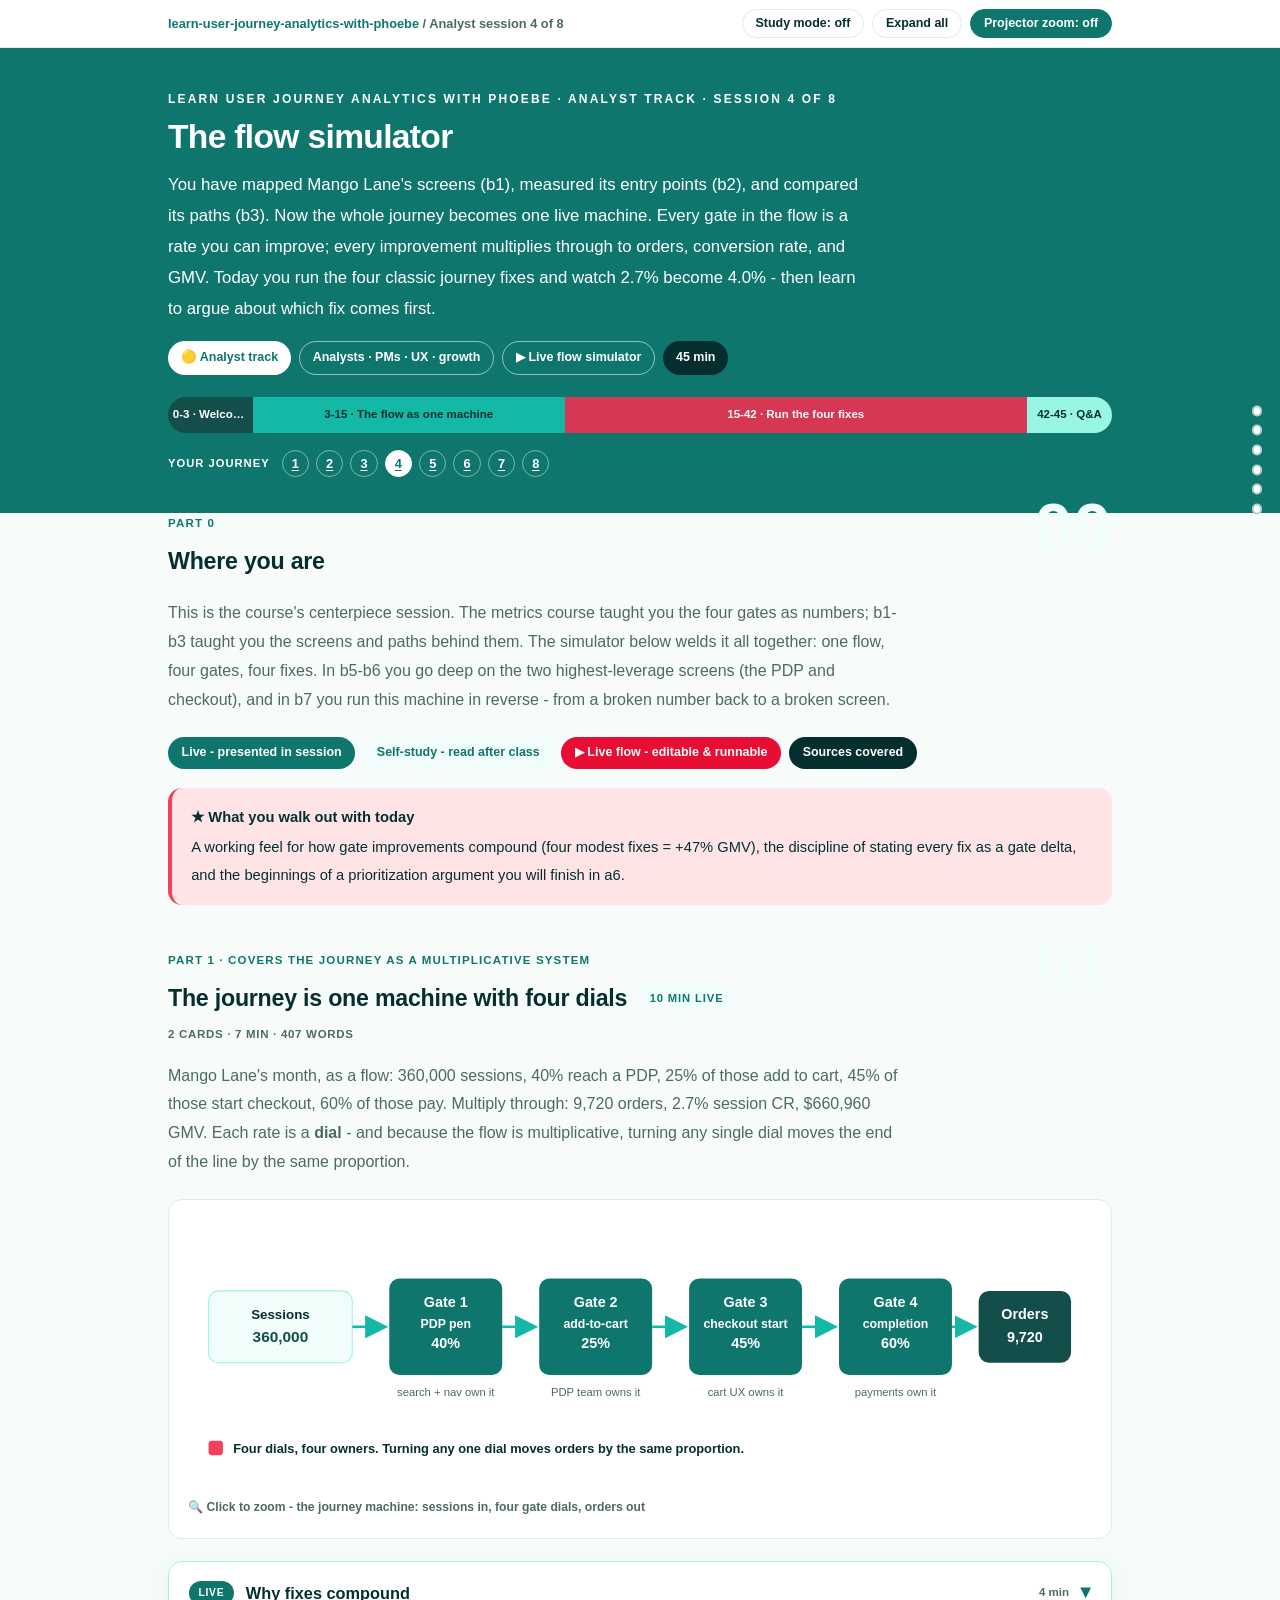
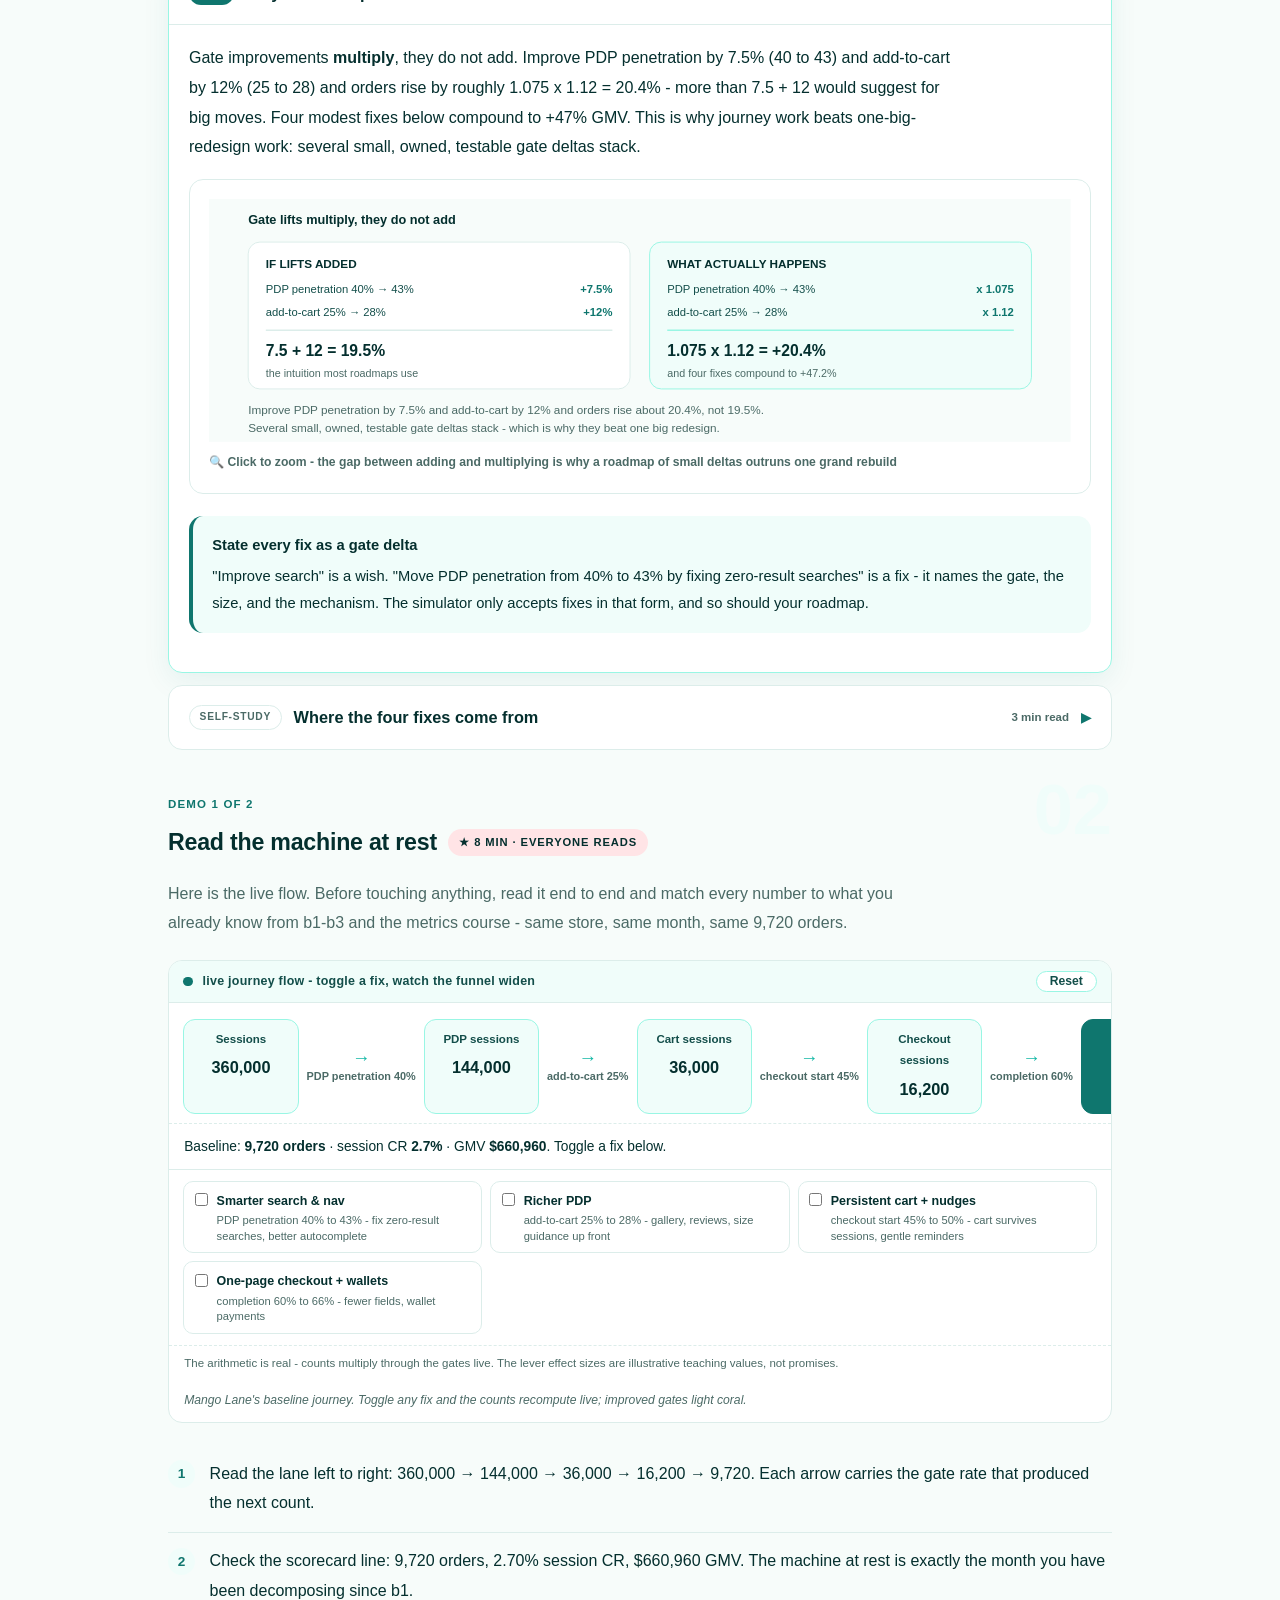
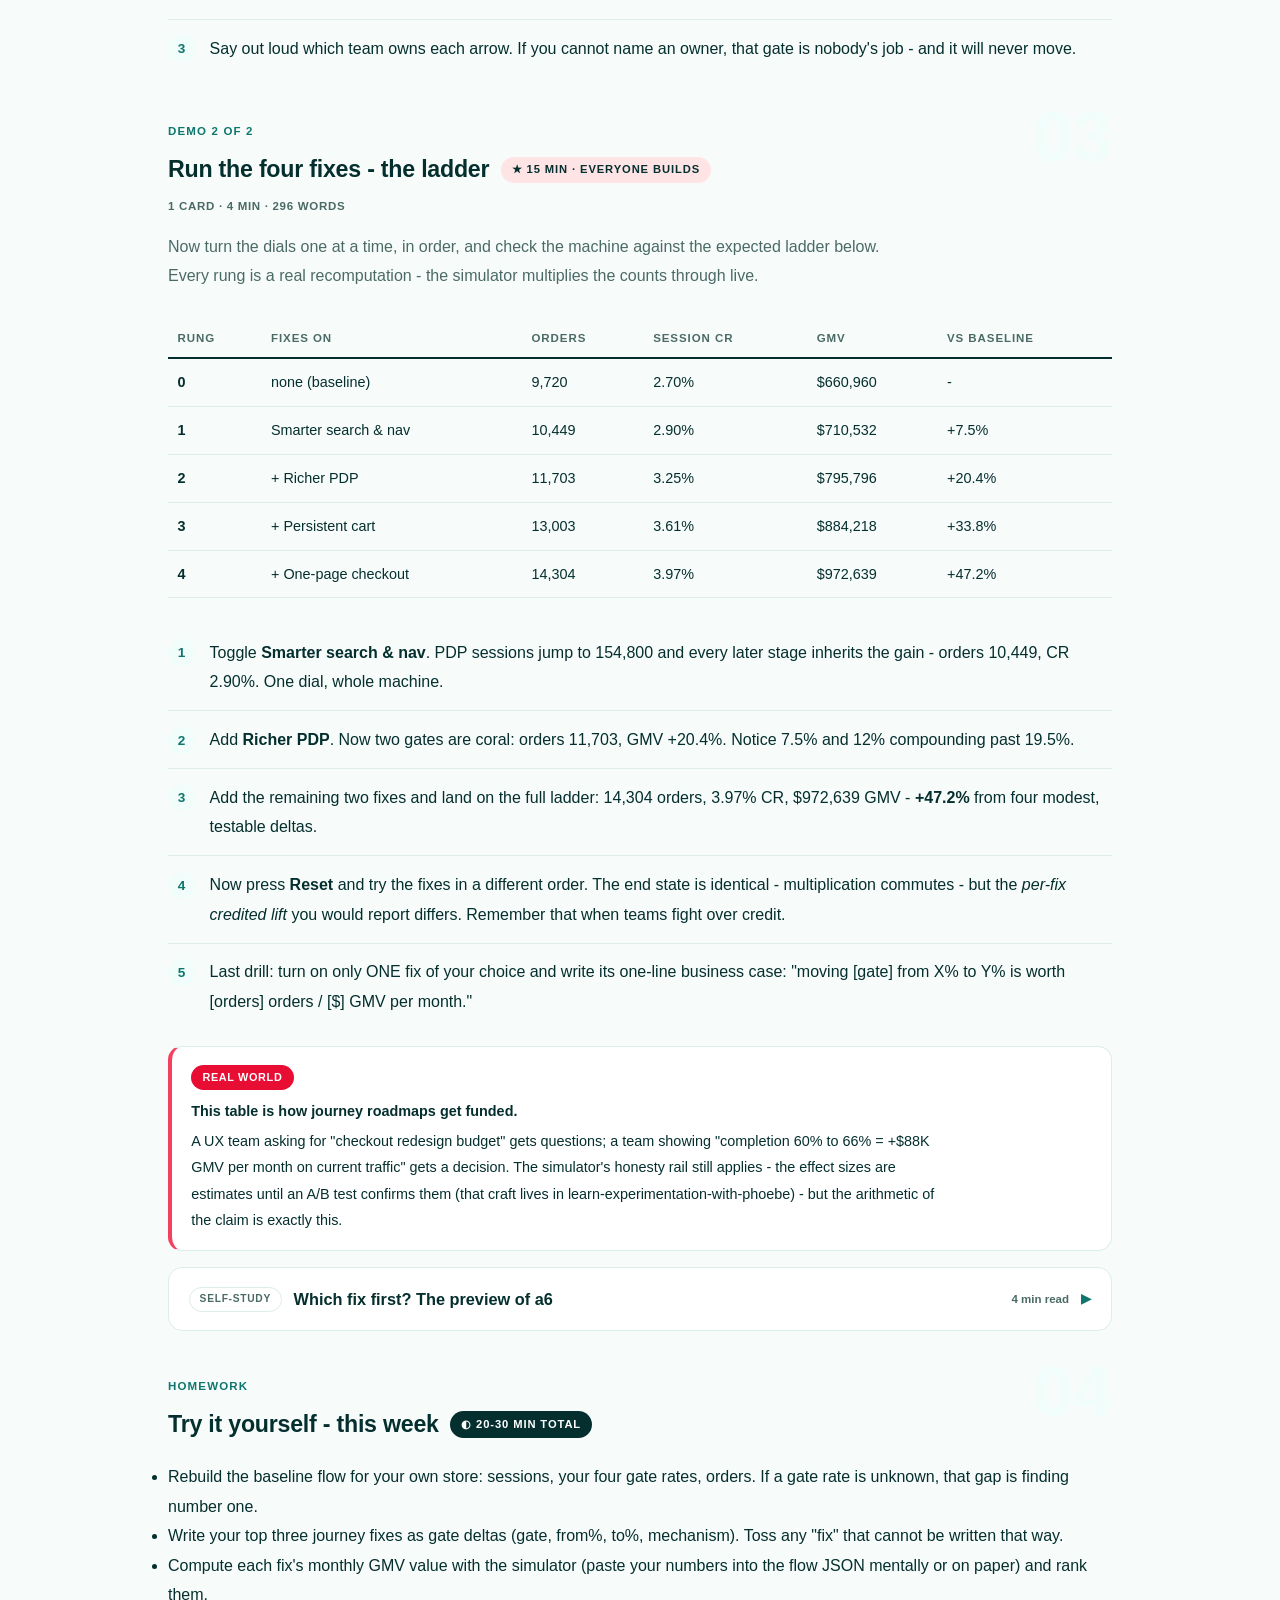
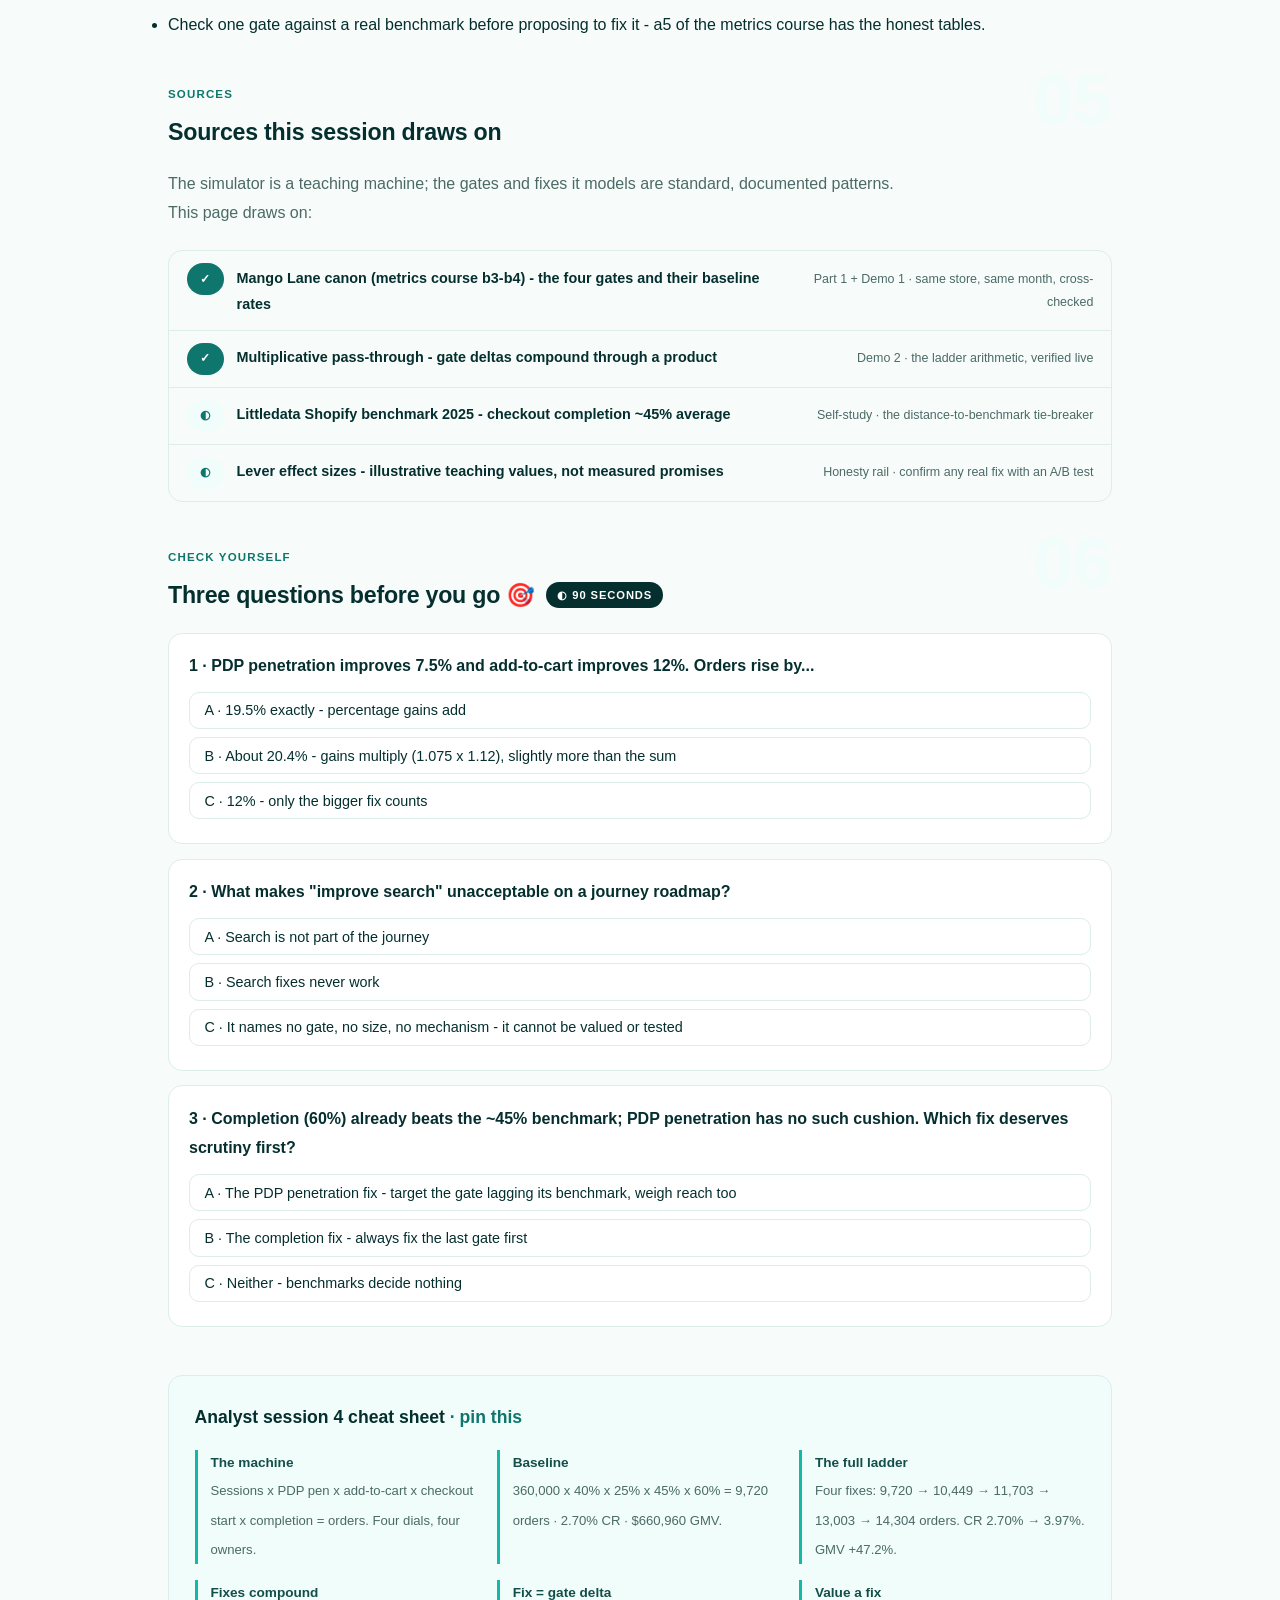
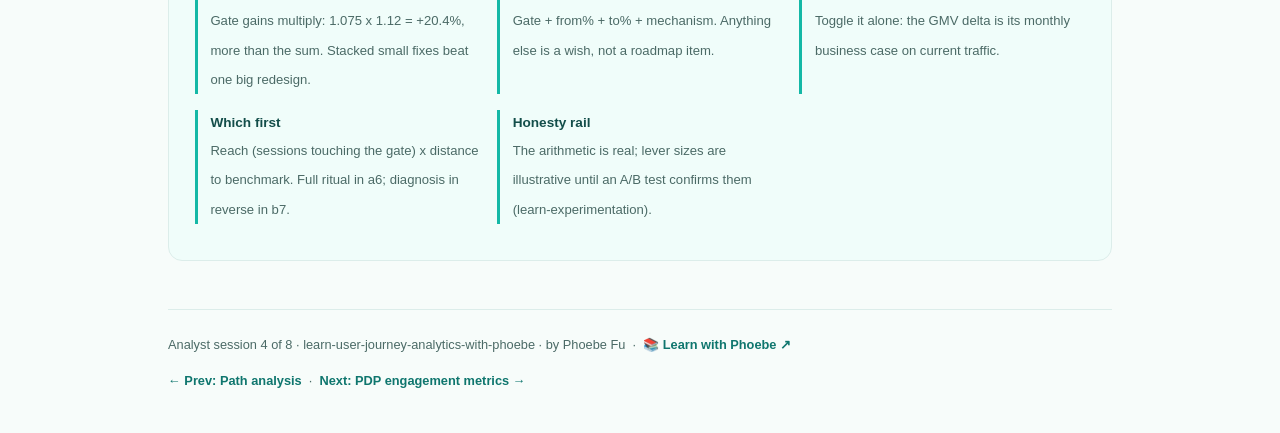
<file: courses/b4-the-flow-simulator.html>
<!DOCTYPE html>
<html lang="en">
<head>
<meta charset="UTF-8">
<meta name="viewport" content="width=device-width, initial-scale=1.0">
<!-- social:start -->
<meta name="description" content="This is the course&#x27;s centerpiece session. The metrics course taught you the four gates as numbers; b1-b3 taught you the screens and paths behind them. The simulator below welds it all...">
<meta property="og:type" content="article">
<meta property="og:site_name" content="Learn with Phoebe">
<meta property="og:title" content="The flow simulator - learn user journey analytics with phoebe">
<meta property="og:description" content="This is the course&#x27;s centerpiece session. The metrics course taught you the four gates as numbers; b1-b3 taught you the screens and paths behind them. The simulator below welds it all...">
<meta property="og:url" content="https://phoebefu6.github.io/learn-user-journey-analytics-with-phoebe/courses/b4-the-flow-simulator.html">
<meta property="og:image" content="https://phoebefu6.github.io/learn-user-journey-analytics-with-phoebe/assets/og-cover.png">
<meta property="og:image:width" content="1200">
<meta property="og:image:height" content="630">
<meta name="twitter:card" content="summary_large_image">
<meta name="twitter:title" content="The flow simulator - learn user journey analytics with phoebe">
<meta name="twitter:description" content="This is the course&#x27;s centerpiece session. The metrics course taught you the four gates as numbers; b1-b3 taught you the screens and paths behind them. The simulator below welds it all...">
<meta name="twitter:image" content="https://phoebefu6.github.io/learn-user-journey-analytics-with-phoebe/assets/og-cover.png">
<!-- social:end -->
<title>Analyst session 4 · The flow simulator - learn user journey analytics with phoebe</title>
<link rel="stylesheet" href="../assets/style.css?v=29">
</head>
<body>

<div class="toolbar">
  <div class="wrap">
    <span class="crumb"><a href="../index.html">learn-user-journey-analytics-with-phoebe</a> / Analyst session 4 of 8</span>
    <button class="btn" id="toggle-all" type="button">Expand all</button>
    <button class="btn primary" id="zoom-toggle" type="button">Projector zoom: off</button>
  </div>
</div>

<header class="masthead">
  <div class="wrap">
    <div class="eyebrow">Learn User Journey Analytics with Phoebe · Analyst track · Session 4 of 8</div>
    <h1>The <span class="accent">flow simulator</span></h1>
    <p class="sub">You have mapped Mango Lane's screens (b1), measured its entry points (b2), and compared its paths (b3). Now the whole journey becomes one live machine. Every gate in the flow is a rate you can improve; every improvement multiplies through to orders, conversion rate, and GMV. Today you run the four classic journey fixes and watch 2.7% become 4.0% - then learn to argue about which fix comes first.</p>
    <div class="chip-row">
      <span class="chip level">🟡 Analyst track</span>
      <span class="chip audience">Analysts · PMs · UX · growth</span>
      <span class="chip audience">▶ Live flow simulator</span>
      <span class="chip time">45 min</span>
    </div>
    <div class="agenda">
      <span class="a1" style="flex:1">0-3 · Welcome</span>
      <span class="a2" style="flex:4">3-15 · The flow as one machine</span>
      <span class="a3" style="flex:6">15-42 · Run the four fixes</span>
      <span class="a4" style="flex:1">42-45 · Q&amp;A</span>
    </div>
  </div>
</header>

<main class="wrap">

  <!-- ============ INTRO ============ -->
  <section class="section" id="intro">
    <div class="section-kicker">
      <span class="klabel">Part 0</span>
      <h2>Where you are</h2>
    </div>
    <p class="lede">This is the course's centerpiece session. The metrics course taught you the four gates as numbers; b1-b3 taught you the screens and paths behind them. The simulator below welds it all together: one flow, four gates, four fixes. In b5-b6 you go deep on the two highest-leverage screens (the PDP and checkout), and in b7 you run this machine in reverse - from a broken number back to a broken screen.</p>
    <div class="legend">
      <span class="pill solid">Live - presented in session</span>
      <span class="pill light">Self-study - read after class</span>
      <span class="pill peach">▶ Live flow - editable &amp; runnable</span>
      <span class="pill inkpill">Sources covered</span>
    </div>
    <div class="callout win">
      <strong>★ What you walk out with today</strong>
      A working feel for how gate improvements compound (four modest fixes = +47% GMV), the discipline of stating every fix as a gate delta, and the beginnings of a prioritization argument you will finish in a6.
    </div>
  </section>

  <!-- ============ PART 1: ONE MACHINE ============ -->
  <section class="section" id="machine">
    <div class="section-kicker">
      <span class="klabel">Part 1 · covers the journey as a multiplicative system</span>
      <h2>The journey is one machine with four dials <span class="tag concept">10 min live</span></h2>
    </div>
    <p class="lede">Mango Lane's month, as a flow: 360,000 sessions, 40% reach a PDP, 25% of those add to cart, 45% of those start checkout, 60% of those pay. Multiply through: 9,720 orders, 2.7% session CR, $660,960 GMV. Each rate is a <strong>dial</strong> - and because the flow is multiplicative, turning any single dial moves the end of the line by the same proportion.</p>

    <figure class="zoomable">
      <svg viewBox="0 0 880 260" xmlns="http://www.w3.org/2000/svg" role="img" aria-label="The journey as a machine: four gate dials between sessions and orders">
        <style>
          .fmH { font: 700 13px Inter, sans-serif; fill: #042F2E; }
          .fmV { font: 800 15px Inter, sans-serif; fill: #134E4A; }
          .fmC { font: 400 11px Inter, sans-serif; fill: #4B6A66; }
          .fmT { font: 800 14px Inter, sans-serif; fill: #FFFFFF; }
          .fmN { font: 600 12.5px Inter, sans-serif; fill: #042F2E; }
          .fmArr { stroke: #14B8A6; stroke-width: 2.5; fill: none; marker-end: url(#fmArrHead); }
        </style>
        <defs>
          <marker id="fmArrHead" markerWidth="9" markerHeight="9" refX="7" refY="4.5" orient="auto">
            <path d="M0,0 L9,4.5 L0,9 z" fill="#14B8A6"/>
          </marker>
        </defs>

        <rect x="20" y="70" width="140" height="70" rx="10" fill="#F0FDFA" stroke="#99F6E4"/>
        <text class="fmH" x="90" y="97" text-anchor="middle">Sessions</text>
        <text class="fmV" x="90" y="120" text-anchor="middle">360,000</text>

        <rect x="196" y="58" width="110" height="94" rx="10" fill="#0F766E"/>
        <text class="fmT" x="251" y="86" text-anchor="middle">Gate 1</text>
        <text class="fmT" x="251" y="106" text-anchor="middle" style="font-size:12px">PDP pen</text>
        <text class="fmT" x="251" y="126" text-anchor="middle">40%</text>

        <rect x="342" y="58" width="110" height="94" rx="10" fill="#0F766E"/>
        <text class="fmT" x="397" y="86" text-anchor="middle">Gate 2</text>
        <text class="fmT" x="397" y="106" text-anchor="middle" style="font-size:12px">add-to-cart</text>
        <text class="fmT" x="397" y="126" text-anchor="middle">25%</text>

        <rect x="488" y="58" width="110" height="94" rx="10" fill="#0F766E"/>
        <text class="fmT" x="543" y="86" text-anchor="middle">Gate 3</text>
        <text class="fmT" x="543" y="106" text-anchor="middle" style="font-size:12px">checkout start</text>
        <text class="fmT" x="543" y="126" text-anchor="middle">45%</text>

        <rect x="634" y="58" width="110" height="94" rx="10" fill="#0F766E"/>
        <text class="fmT" x="689" y="86" text-anchor="middle">Gate 4</text>
        <text class="fmT" x="689" y="106" text-anchor="middle" style="font-size:12px">completion</text>
        <text class="fmT" x="689" y="126" text-anchor="middle">60%</text>

        <rect x="770" y="70" width="90" height="70" rx="10" fill="#134E4A"/>
        <text class="fmT" x="815" y="97" text-anchor="middle">Orders</text>
        <text class="fmT" x="815" y="120" text-anchor="middle">9,720</text>

        <path class="fmArr" d="M160,105 L190,105"/>
        <path class="fmArr" d="M306,105 L336,105"/>
        <path class="fmArr" d="M452,105 L482,105"/>
        <path class="fmArr" d="M598,105 L628,105"/>
        <path class="fmArr" d="M744,105 L764,105"/>

        <text class="fmC" x="251" y="172" text-anchor="middle">search + nav own it</text>
        <text class="fmC" x="397" y="172" text-anchor="middle">PDP team owns it</text>
        <text class="fmC" x="543" y="172" text-anchor="middle">cart UX owns it</text>
        <text class="fmC" x="689" y="172" text-anchor="middle">payments own it</text>

        <rect x="20" y="216" width="14" height="14" rx="3" fill="#F43F5E"/>
        <text class="fmN" x="44" y="228">Four dials, four owners. Turning any one dial moves orders by the same proportion.</text>
      </svg>
      <figcaption>🔍 Click to zoom - the journey machine: sessions in, four gate dials, orders out</figcaption>
    </figure>

    <details class="card" open>
      <summary><span class="mode live">Live</span>Why fixes compound<span class="mini">4 min</span><span class="caret">▶</span></summary>
      <div class="body">
        <p>Gate improvements <strong>multiply</strong>, they do not add. Improve PDP penetration by 7.5% (40 to 43) and add-to-cart by 12% (25 to 28) and orders rise by roughly 1.075 x 1.12 = 20.4% - more than 7.5 + 12 would suggest for big moves. Four modest fixes below compound to +47% GMV. This is why journey work beats one-big-redesign work: several small, owned, testable gate deltas stack.</p>

        <figure class="zoomable">
          <svg viewBox="0 0 880 248" xmlns="http://www.w3.org/2000/svg" role="img" aria-label="Two panels comparing how gate lifts are usually estimated with how they actually behave. Adding a 7.5 percent lift on PDP penetration to a 12 percent lift on add-to-cart suggests 19.5 percent. Multiplying 1.075 by 1.12 gives 20.4 percent, and all four Mango Lane fixes compound to plus 47.2 percent rather than the sum of their parts.">
            <style>
              .b4cpT { font: 700 13px Inter, sans-serif; fill: #042F2E; }
              .b4cpH { font: 700 12px Inter, sans-serif; fill: #042F2E; }
              .b4cpR { font: 400 11.5px Inter, sans-serif; fill: #134E4A; }
              .b4cpC { font: 800 11.5px Inter, sans-serif; fill: #0F766E; }
              .b4cpG { font: 800 16px Inter, sans-serif; fill: #042F2E; }
              .b4cpS { font: 400 11px Inter, sans-serif; fill: #4B6A66; }
              .b4cpN { font: 400 12px Inter, sans-serif; fill: #4B6A66; }
            </style>
            <rect x="0" y="0" width="880" height="248" fill="#F7FCFA"/>
            <text class="b4cpT" x="40" y="26">Gate lifts multiply, they do not add</text>

            <rect x="40" y="44" width="390" height="150" rx="12" fill="#FFFFFF" stroke="#DCEDEA"/>
            <text class="b4cpH" x="58" y="70">IF LIFTS ADDED</text>
            <text class="b4cpR" x="58" y="96">PDP penetration 40% → 43%</text>
            <text class="b4cpC" x="412" y="96" text-anchor="end">+7.5%</text>
            <text class="b4cpR" x="58" y="120">add-to-cart 25% → 28%</text>
            <text class="b4cpC" x="412" y="120" text-anchor="end">+12%</text>
            <line x1="58" y1="134" x2="412" y2="134" stroke="#DCEDEA" stroke-width="1.5"/>
            <text class="b4cpG" x="58" y="160">7.5 + 12 = 19.5%</text>
            <text class="b4cpS" x="58" y="182">the intuition most roadmaps use</text>

            <rect x="450" y="44" width="390" height="150" rx="12" fill="#F0FDFA" stroke="#99F6E4"/>
            <text class="b4cpH" x="468" y="70">WHAT ACTUALLY HAPPENS</text>
            <text class="b4cpR" x="468" y="96">PDP penetration 40% → 43%</text>
            <text class="b4cpC" x="822" y="96" text-anchor="end">x 1.075</text>
            <text class="b4cpR" x="468" y="120">add-to-cart 25% → 28%</text>
            <text class="b4cpC" x="822" y="120" text-anchor="end">x 1.12</text>
            <line x1="468" y1="134" x2="822" y2="134" stroke="#99F6E4" stroke-width="1.5"/>
            <text class="b4cpG" x="468" y="160">1.075 x 1.12 = +20.4%</text>
            <text class="b4cpS" x="468" y="182">and four fixes compound to +47.2%</text>

            <text class="b4cpN" x="40" y="220">Improve PDP penetration by 7.5% and add-to-cart by 12% and orders rise about 20.4%, not 19.5%.</text>
            <text class="b4cpN" x="40" y="238">Several small, owned, testable gate deltas stack - which is why they beat one big redesign.</text>
          </svg>
          <figcaption>🔍 Click to zoom - the gap between adding and multiplying is why a roadmap of small deltas outruns one grand rebuild</figcaption>
        </figure>
        <div class="callout tip">
          <strong>State every fix as a gate delta</strong>
          "Improve search" is a wish. "Move PDP penetration from 40% to 43% by fixing zero-result searches" is a fix - it names the gate, the size, and the mechanism. The simulator only accepts fixes in that form, and so should your roadmap.
        </div>
      </div>
    </details>

    <details class="card">
      <summary><span class="mode self">Self-study</span>Where the four fixes come from<span class="mini">3 min read</span><span class="caret">▶</span></summary>
      <div class="body">
        <p>The lever sizes in the simulator are illustrative teaching values, but each fix is a real, well-documented pattern:</p>
        <ul>
          <li><strong>Smarter search &amp; nav</strong> - killing zero-result searches and improving autocomplete raises the share of sessions that ever reach a product page (b2-b3 showed search-path sessions convert about 2.7x browse-path).</li>
          <li><strong>Richer PDP</strong> - better galleries, visible reviews, and size guidance raise add-to-cart (b5 measures engaged-PDP sessions converting 2x plain ones).</li>
          <li><strong>Persistent cart + nudges</strong> - carts that survive across sessions and gentle reminders raise checkout starts.</li>
          <li><strong>One-page checkout + wallets</strong> - fewer form fields and wallet payments raise completion (b6 walks the checkout micro-funnel; Baymard's research catalogs exactly which frictions kill it).</li>
        </ul>
      </div>
    </details>
  </section>

  <!-- ============ DEMO 1: BASELINE ============ -->
  <section class="section" id="demo-1">
    <div class="section-kicker">
      <span class="klabel">Demo 1 of 2</span>
      <h2>Read the machine at rest <span class="tag demo">★ 8 min · everyone reads</span></h2>
    </div>
    <p class="lede">Here is the live flow. Before touching anything, read it end to end and match every number to what you already know from b1-b3 and the metrics course - same store, same month, same 9,720 orders.</p>

    <div class="flowbox" data-caption="Mango Lane's baseline journey. Toggle any fix and the counts recompute live; improved gates light coral.">
      <pre class="flow-src">{
  "sessions": 360000, "aov": 68,
  "stages": [
    { "label": "Sessions" },
    { "label": "PDP sessions",      "rate": 0.40, "rateLabel": "PDP penetration" },
    { "label": "Cart sessions",     "rate": 0.25, "rateLabel": "add-to-cart" },
    { "label": "Checkout sessions", "rate": 0.45, "rateLabel": "checkout start" },
    { "label": "Orders",            "rate": 0.60, "rateLabel": "completion" }
  ],
  "levers": [
    { "stage": 1, "to": 0.43, "label": "Smarter search & nav", "desc": "PDP penetration 40% to 43% - fix zero-result searches, better autocomplete" },
    { "stage": 2, "to": 0.28, "label": "Richer PDP", "desc": "add-to-cart 25% to 28% - gallery, reviews, size guidance up front" },
    { "stage": 3, "to": 0.50, "label": "Persistent cart + nudges", "desc": "checkout start 45% to 50% - cart survives sessions, gentle reminders" },
    { "stage": 4, "to": 0.66, "label": "One-page checkout + wallets", "desc": "completion 60% to 66% - fewer fields, wallet payments" }
  ]
}</pre>
    </div>

    <div class="steps">
      <div class="step"><p>Read the lane left to right: 360,000 → 144,000 → 36,000 → 16,200 → 9,720. Each arrow carries the gate rate that produced the next count.</p></div>
      <div class="step"><p>Check the scorecard line: 9,720 orders, 2.70% session CR, $660,960 GMV. The machine at rest is exactly the month you have been decomposing since b1.</p></div>
      <div class="step"><p>Say out loud which team owns each arrow. If you cannot name an owner, that gate is nobody's job - and it will never move.</p></div>
    </div>
  </section>

  <!-- ============ DEMO 2: THE LADDER ============ -->
  <section class="section" id="demo-2">
    <div class="section-kicker">
      <span class="klabel">Demo 2 of 2</span>
      <h2>Run the four fixes - the ladder <span class="tag demo">★ 15 min · everyone builds</span></h2>
    </div>
    <p class="lede">Now turn the dials one at a time, in order, and check the machine against the expected ladder below. Every rung is a real recomputation - the simulator multiplies the counts through live.</p>

    <table class="clean">
      <thead><tr><th>Rung</th><th>Fixes on</th><th>Orders</th><th>Session CR</th><th>GMV</th><th>vs baseline</th></tr></thead>
      <tbody>
        <tr><td>0</td><td>none (baseline)</td><td>9,720</td><td>2.70%</td><td>$660,960</td><td>-</td></tr>
        <tr><td>1</td><td>Smarter search &amp; nav</td><td>10,449</td><td>2.90%</td><td>$710,532</td><td>+7.5%</td></tr>
        <tr><td>2</td><td>+ Richer PDP</td><td>11,703</td><td>3.25%</td><td>$795,796</td><td>+20.4%</td></tr>
        <tr><td>3</td><td>+ Persistent cart</td><td>13,003</td><td>3.61%</td><td>$884,218</td><td>+33.8%</td></tr>
        <tr><td>4</td><td>+ One-page checkout</td><td>14,304</td><td>3.97%</td><td>$972,639</td><td>+47.2%</td></tr>
      </tbody>
    </table>

    <div class="steps">
      <div class="step"><p>Toggle <strong>Smarter search &amp; nav</strong>. PDP sessions jump to 154,800 and every later stage inherits the gain - orders 10,449, CR 2.90%. One dial, whole machine.</p></div>
      <div class="step"><p>Add <strong>Richer PDP</strong>. Now two gates are coral: orders 11,703, GMV +20.4%. Notice 7.5% and 12% compounding past 19.5%.</p></div>
      <div class="step"><p>Add the remaining two fixes and land on the full ladder: 14,304 orders, 3.97% CR, $972,639 GMV - <strong>+47.2%</strong> from four modest, testable deltas.</p></div>
      <div class="step"><p>Now press <strong>Reset</strong> and try the fixes in a different order. The end state is identical - multiplication commutes - but the <em>per-fix credited lift</em> you would report differs. Remember that when teams fight over credit.</p></div>
      <div class="step"><p>Last drill: turn on only ONE fix of your choice and write its one-line business case: "moving [gate] from X% to Y% is worth [orders] orders / [$] GMV per month."</p></div>
    </div>

    <div class="callout example">
      <span class="ex-pill">Real world</span>
      <p><strong>This table is how journey roadmaps get funded.</strong> A UX team asking for "checkout redesign budget" gets questions; a team showing "completion 60% to 66% = +$88K GMV per month on current traffic" gets a decision. The simulator's honesty rail still applies - the effect sizes are estimates until an A/B test confirms them (that craft lives in learn-experimentation-with-phoebe) - but the arithmetic of the claim is exactly this.</p>
    </div>

    <details class="card">
      <summary><span class="mode self">Self-study</span>Which fix first? The preview of a6<span class="mini">4 min read</span><span class="caret">▶</span></summary>
      <div class="body">
        <p>All four rungs assume you can do everything at once. Real teams pick. Two useful tie-breakers, both computable from this machine:</p>
        <ul>
          <li><strong>Reach</strong> - how many sessions touch the gate. Gate 1 touches all 360,000 sessions; gate 4 touches only 16,200. A small % lift on a huge base can beat a big % lift on a tiny one.</li>
          <li><strong>Distance to benchmark</strong> - Mango Lane's completion (60%) is already strong versus the ~45% Shopify average (Littledata, 2025), while its PDP penetration has no such cushion. Fix the gate that lags its benchmark, not the one that is easiest to imagine.</li>
        </ul>
        <figure class="zoomable">
          <svg viewBox="0 0 880 322" xmlns="http://www.w3.org/2000/svg" role="img" aria-label="A bar chart of how many Mango Lane sessions touch each of the four gate dials. Gate one, PDP penetration, touches all 360,000 sessions. Gate two, add-to-cart, touches 144,000. Gate three, checkout start, touches 36,000. Gate four, completion, touches only 16,200 and is the one gate that already beats its benchmark, at 60 percent against a typical 45 percent.">
            <style>
              .b4rcT { font: 700 13px Inter, sans-serif; fill: #042F2E; }
              .b4rcL { font: 600 12px Inter, sans-serif; fill: #042F2E; }
              .b4rcB { font: 400 10.5px Inter, sans-serif; fill: #4B6A66; }
              .b4rcV { font: 800 12px Inter, sans-serif; fill: #FFFFFF; }
              .b4rcO { font: 800 12px Inter, sans-serif; fill: #042F2E; }
              .b4rcN { font: 400 12px Inter, sans-serif; fill: #4B6A66; }
            </style>
            <rect x="0" y="0" width="880" height="322" fill="#F7FCFA"/>
            <text class="b4rcT" x="40" y="26">Reach: how many sessions each dial actually touches</text>

            <text class="b4rcL" x="240" y="96" text-anchor="end">Gate 1 · PDP penetration</text>
            <text class="b4rcB" x="240" y="112" text-anchor="end">no benchmark cushion named</text>
            <rect x="260" y="76" width="480" height="32" rx="6" fill="#0F766E"/>
            <text class="b4rcV" x="272" y="96">360,000 sessions</text>

            <text class="b4rcL" x="240" y="148" text-anchor="end">Gate 2 · add-to-cart</text>
            <text class="b4rcB" x="240" y="164" text-anchor="end">no benchmark named here</text>
            <rect x="260" y="128" width="192" height="32" rx="6" fill="#0F766E"/>
            <text class="b4rcV" x="272" y="148">144,000 sessions</text>

            <text class="b4rcL" x="240" y="200" text-anchor="end">Gate 3 · checkout start</text>
            <text class="b4rcB" x="240" y="216" text-anchor="end">no benchmark named here</text>
            <rect x="260" y="180" width="48" height="32" rx="6" fill="#0F766E"/>
            <text class="b4rcO" x="318" y="200">36,000 sessions</text>

            <text class="b4rcL" x="240" y="252" text-anchor="end">Gate 4 · completion</text>
            <text class="b4rcB" x="240" y="268" text-anchor="end">60% beats the ~45% typical</text>
            <rect x="260" y="232" width="22" height="32" rx="6" fill="#0F766E"/>
            <text class="b4rcO" x="292" y="252">16,200 sessions</text>

            <text class="b4rcN" x="40" y="294">A small percentage lift on a huge base can beat a big lift on a tiny one: gate 1 touches all 360,000</text>
            <text class="b4rcN" x="40" y="312">sessions, gate 4 only 16,200. Fix the gate that lags its benchmark, not the one easiest to imagine.</text>
          </svg>
          <figcaption>🔍 Click to zoom - the gate with the most headroom and the gate with the most reach are rarely the same one</figcaption>
        </figure>

        <p>a6 turns this into a full prioritization ritual (reach x severity x confidence); b7 uses the same machine backwards to diagnose a leak.</p>
      </div>
    </details>
  </section>

  <!-- ============ HOMEWORK ============ -->
  <section class="section" id="exercise">
    <div class="section-kicker">
      <span class="klabel">Homework</span>
      <h2>Try it yourself - this week <span class="tag exercise">◐ 20-30 min total</span></h2>
    </div>
    <ul>
      <li>Rebuild the baseline flow for your own store: sessions, your four gate rates, orders. If a gate rate is unknown, that gap is finding number one.</li>
      <li>Write your top three journey fixes as gate deltas (gate, from%, to%, mechanism). Toss any "fix" that cannot be written that way.</li>
      <li>Compute each fix's monthly GMV value with the simulator (paste your numbers into the flow JSON mentally or on paper) and rank them.</li>
      <li>Check one gate against a real benchmark before proposing to fix it - a5 of the metrics course has the honest tables.</li>
    </ul>
  </section>

  <!-- ============ SOURCES ============ -->
  <section class="section" id="official">
    <div class="section-kicker">
      <span class="klabel">Sources</span>
      <h2>Sources this session draws on</h2>
    </div>
    <p class="lede">The simulator is a teaching machine; the gates and fixes it models are standard, documented patterns. This page draws on:</p>
    <div class="covered">
      <div class="covered-row"><span class="status pill solid">✓</span><span class="name">Mango Lane canon (metrics course b3-b4) - the four gates and their baseline rates</span><span class="note">Part 1 + Demo 1 · same store, same month, cross-checked</span></div>
      <div class="covered-row"><span class="status pill solid">✓</span><span class="name">Multiplicative pass-through - gate deltas compound through a product</span><span class="note">Demo 2 · the ladder arithmetic, verified live</span></div>
      <div class="covered-row"><span class="status pill light">◐</span><span class="name">Littledata Shopify benchmark 2025 - checkout completion ~45% average</span><span class="note">Self-study · the distance-to-benchmark tie-breaker</span></div>
      <div class="covered-row"><span class="status pill light">◐</span><span class="name">Lever effect sizes - illustrative teaching values, not measured promises</span><span class="note">Honesty rail · confirm any real fix with an A/B test</span></div>
    </div>
  </section>

  <!-- ============ QUIZ ============ -->
  <section class="section" id="quiz">
    <div class="section-kicker">
      <span class="klabel">Check yourself</span>
      <h2>Three questions before you go 🎯 <span class="tag exercise">◐ 90 seconds</span></h2>
    </div>
    <div class="quiz-q" data-answer="1">
      <p class="qtext">1 · PDP penetration improves 7.5% and add-to-cart improves 12%. Orders rise by...</p>
      <button class="qopt" type="button">A · 19.5% exactly - percentage gains add</button>
      <button class="qopt" type="button">B · About 20.4% - gains multiply (1.075 x 1.12), slightly more than the sum</button>
      <button class="qopt" type="button">C · 12% - only the bigger fix counts</button>
      <p class="qwhy">Gate improvements compound multiplicatively: 1.075 x 1.12 = 1.204. For small moves the sum is a decent approximation; for stacked fixes the compounding is real money.</p>
    </div>
    <div class="quiz-q" data-answer="2">
      <p class="qtext">2 · What makes "improve search" unacceptable on a journey roadmap?</p>
      <button class="qopt" type="button">A · Search is not part of the journey</button>
      <button class="qopt" type="button">B · Search fixes never work</button>
      <button class="qopt" type="button">C · It names no gate, no size, no mechanism - it cannot be valued or tested</button>
      <p class="qwhy">A fix must be a gate delta: "PDP penetration 40% to 43% by fixing zero-result searches." That form makes it valuable (the simulator prices it) and testable (an experiment can confirm it).</p>
    </div>
    <div class="quiz-q" data-answer="0">
      <p class="qtext">3 · Completion (60%) already beats the ~45% benchmark; PDP penetration has no such cushion. Which fix deserves scrutiny first?</p>
      <button class="qopt" type="button">A · The PDP penetration fix - target the gate lagging its benchmark, weigh reach too</button>
      <button class="qopt" type="button">B · The completion fix - always fix the last gate first</button>
      <button class="qopt" type="button">C · Neither - benchmarks decide nothing</button>
      <p class="qwhy">Distance-to-benchmark plus reach are the two computable tie-breakers. A gate already beating its benchmark has less headroom; a gate touching all 360K sessions has more leverage per point.</p>
    </div>
    <p class="quiz-score"></p>
  </section>

  <!-- ============ CHEAT SHEET ============ -->
  <section class="cheat" id="cheatsheet">
    <h3>Analyst session 4 cheat sheet <span>· pin this</span></h3>
    <div class="grid-2">
      <div class="cheat-item"><b>The machine</b><span>Sessions x PDP pen x add-to-cart x checkout start x completion = orders. Four dials, four owners.</span></div>
      <div class="cheat-item"><b>Baseline</b><span>360,000 x 40% x 25% x 45% x 60% = 9,720 orders · 2.70% CR · $660,960 GMV.</span></div>
      <div class="cheat-item"><b>The full ladder</b><span>Four fixes: 9,720 → 10,449 → 11,703 → 13,003 → 14,304 orders. CR 2.70% → 3.97%. GMV +47.2%.</span></div>
      <div class="cheat-item"><b>Fixes compound</b><span>Gate gains multiply: 1.075 x 1.12 = +20.4%, more than the sum. Stacked small fixes beat one big redesign.</span></div>
      <div class="cheat-item"><b>Fix = gate delta</b><span>Gate + from% + to% + mechanism. Anything else is a wish, not a roadmap item.</span></div>
      <div class="cheat-item"><b>Value a fix</b><span>Toggle it alone: the GMV delta is its monthly business case on current traffic.</span></div>
      <div class="cheat-item"><b>Which first</b><span>Reach (sessions touching the gate) x distance to benchmark. Full ritual in a6; diagnosis in reverse in b7.</span></div>
      <div class="cheat-item"><b>Honesty rail</b><span>The arithmetic is real; lever sizes are illustrative until an A/B test confirms them (learn-experimentation).</span></div>
    </div>
  </section>

  <footer class="pagefoot">
    <span>Analyst session 4 of 8 · learn-user-journey-analytics-with-phoebe · by Phoebe Fu &nbsp;·&nbsp; 📚 <a href="https://phoebefu6.github.io/learn-with-phoebe/">Learn with Phoebe ↗</a></span>
    <span><a href="b3-path-analysis.html">← Prev: Path analysis</a> &nbsp;·&nbsp; <a href="b5-pdp-engagement-metrics.html">Next: PDP engagement metrics →</a></span>
  </footer>

</main>

<script src="../assets/journey-live.js?v=7"></script>
<script src="../assets/tree-live.js?v=7"></script>
<script src="../assets/app.js?v=28"></script>
</body>
</html>
</file>
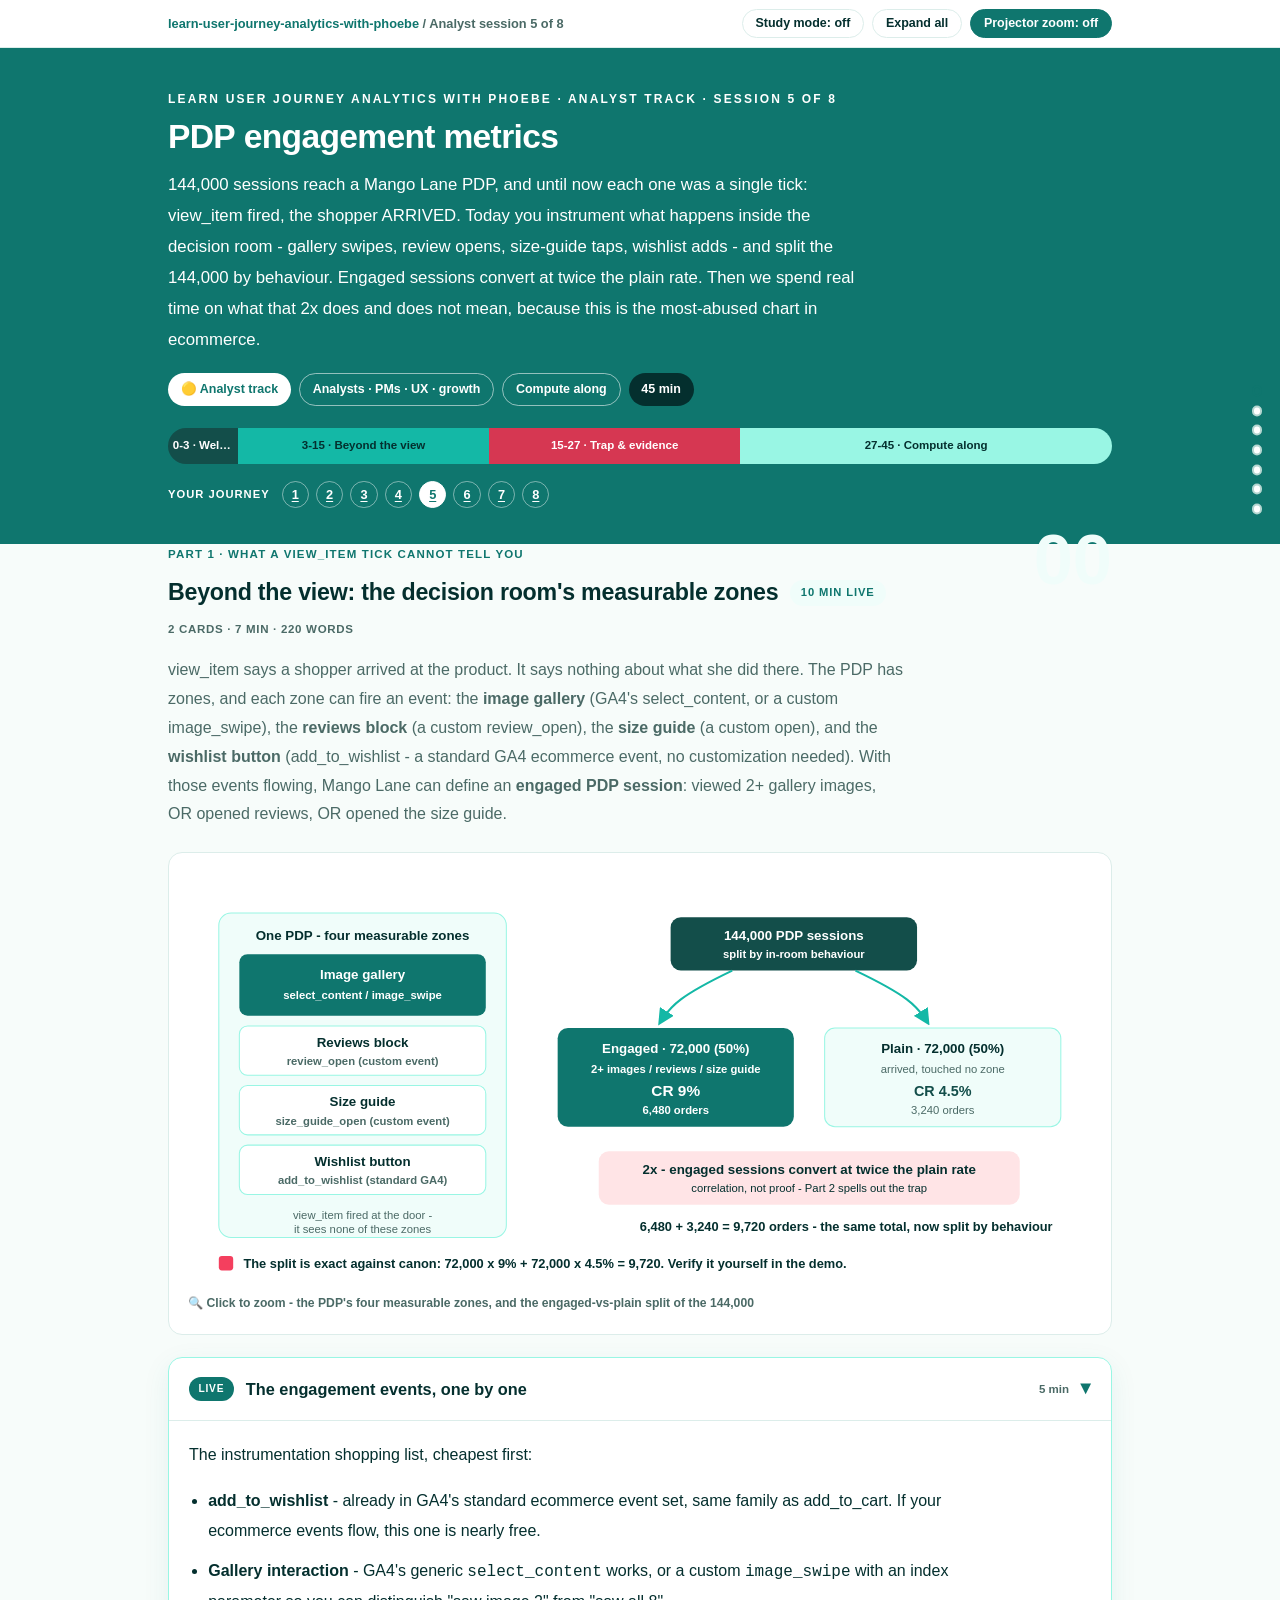
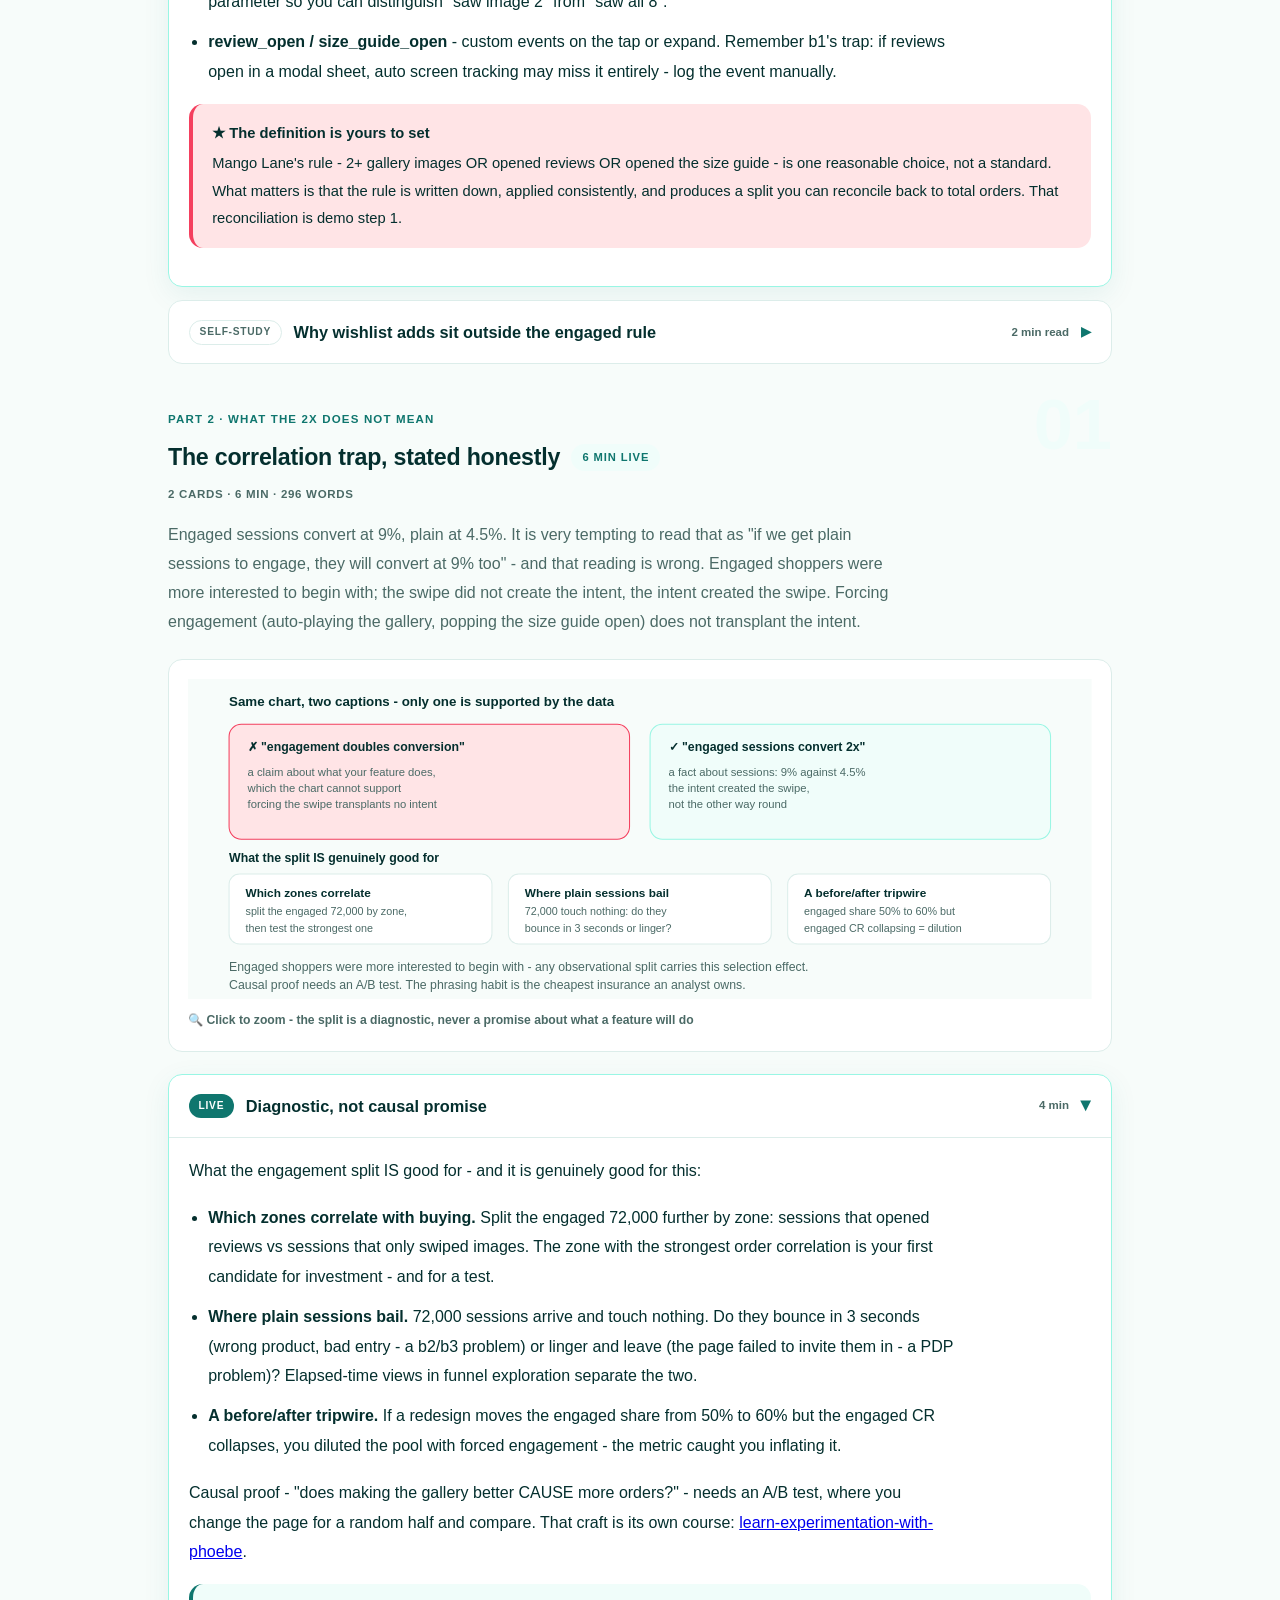
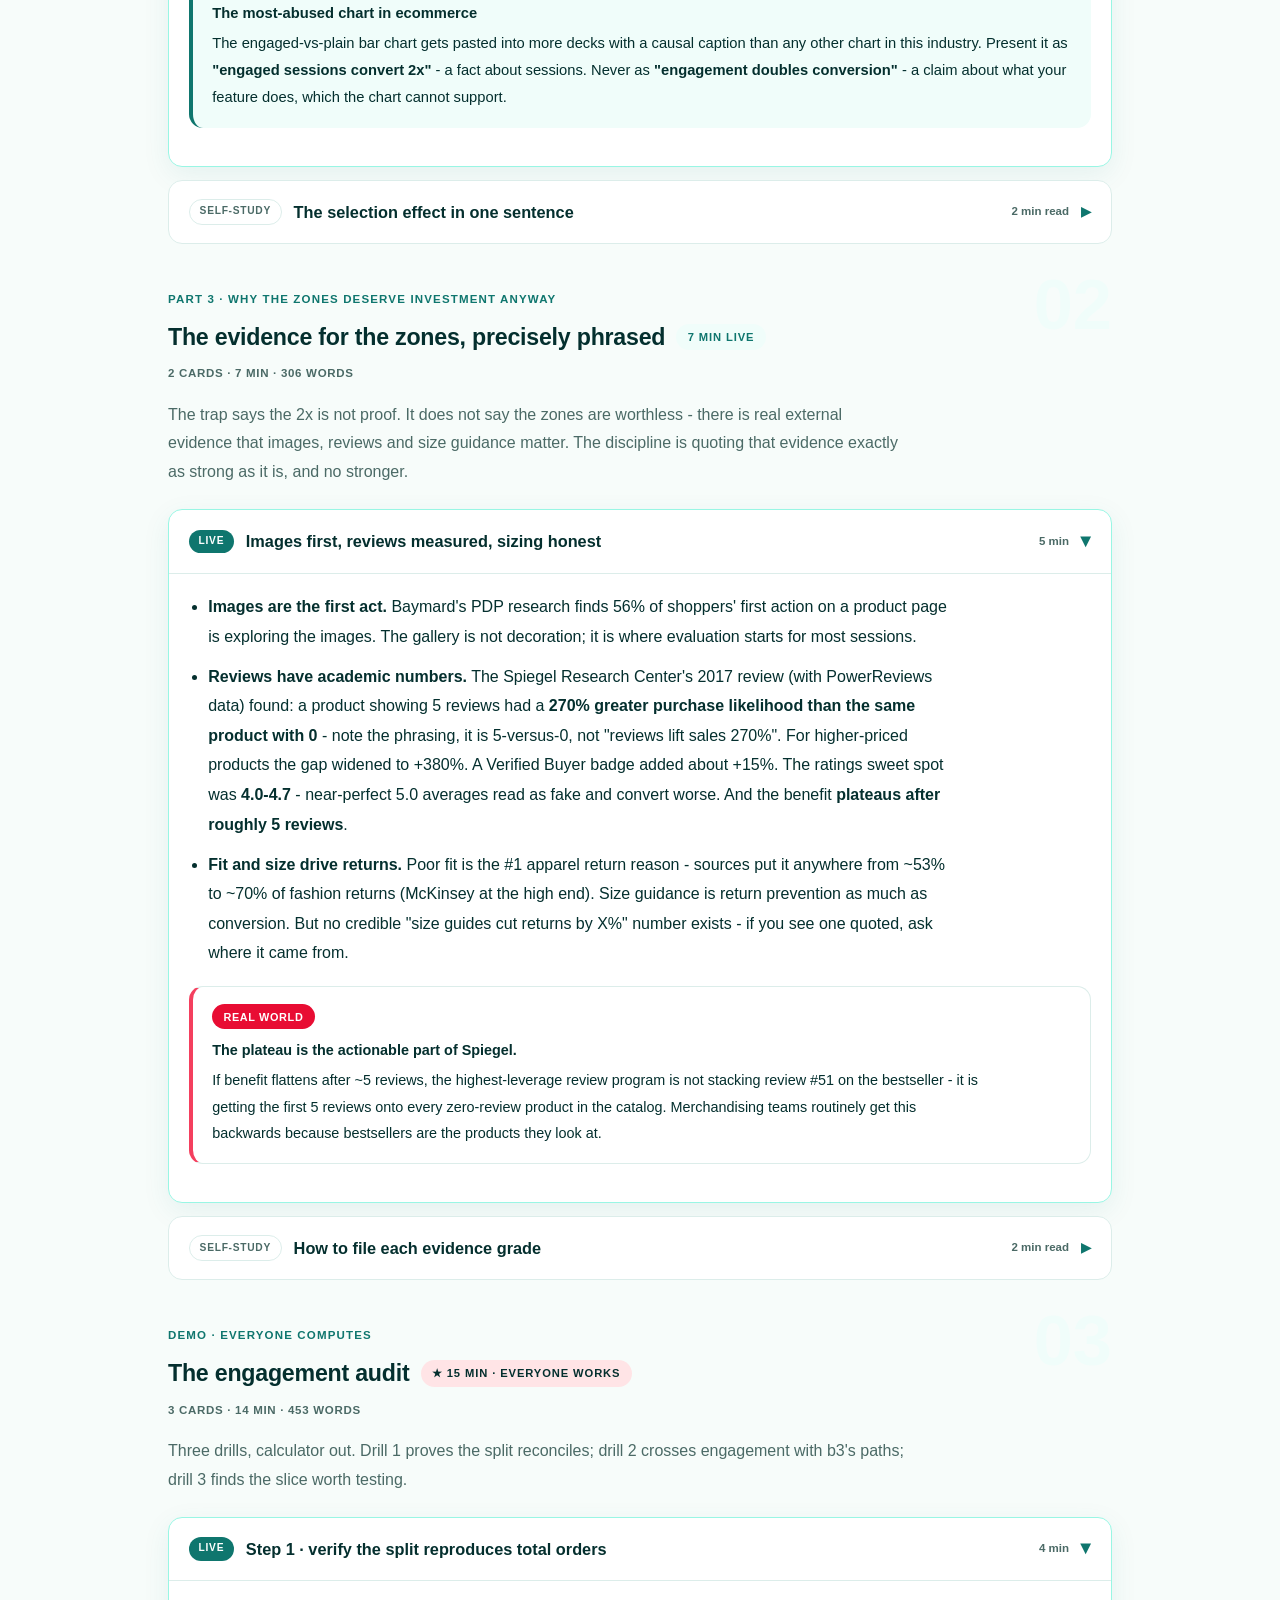
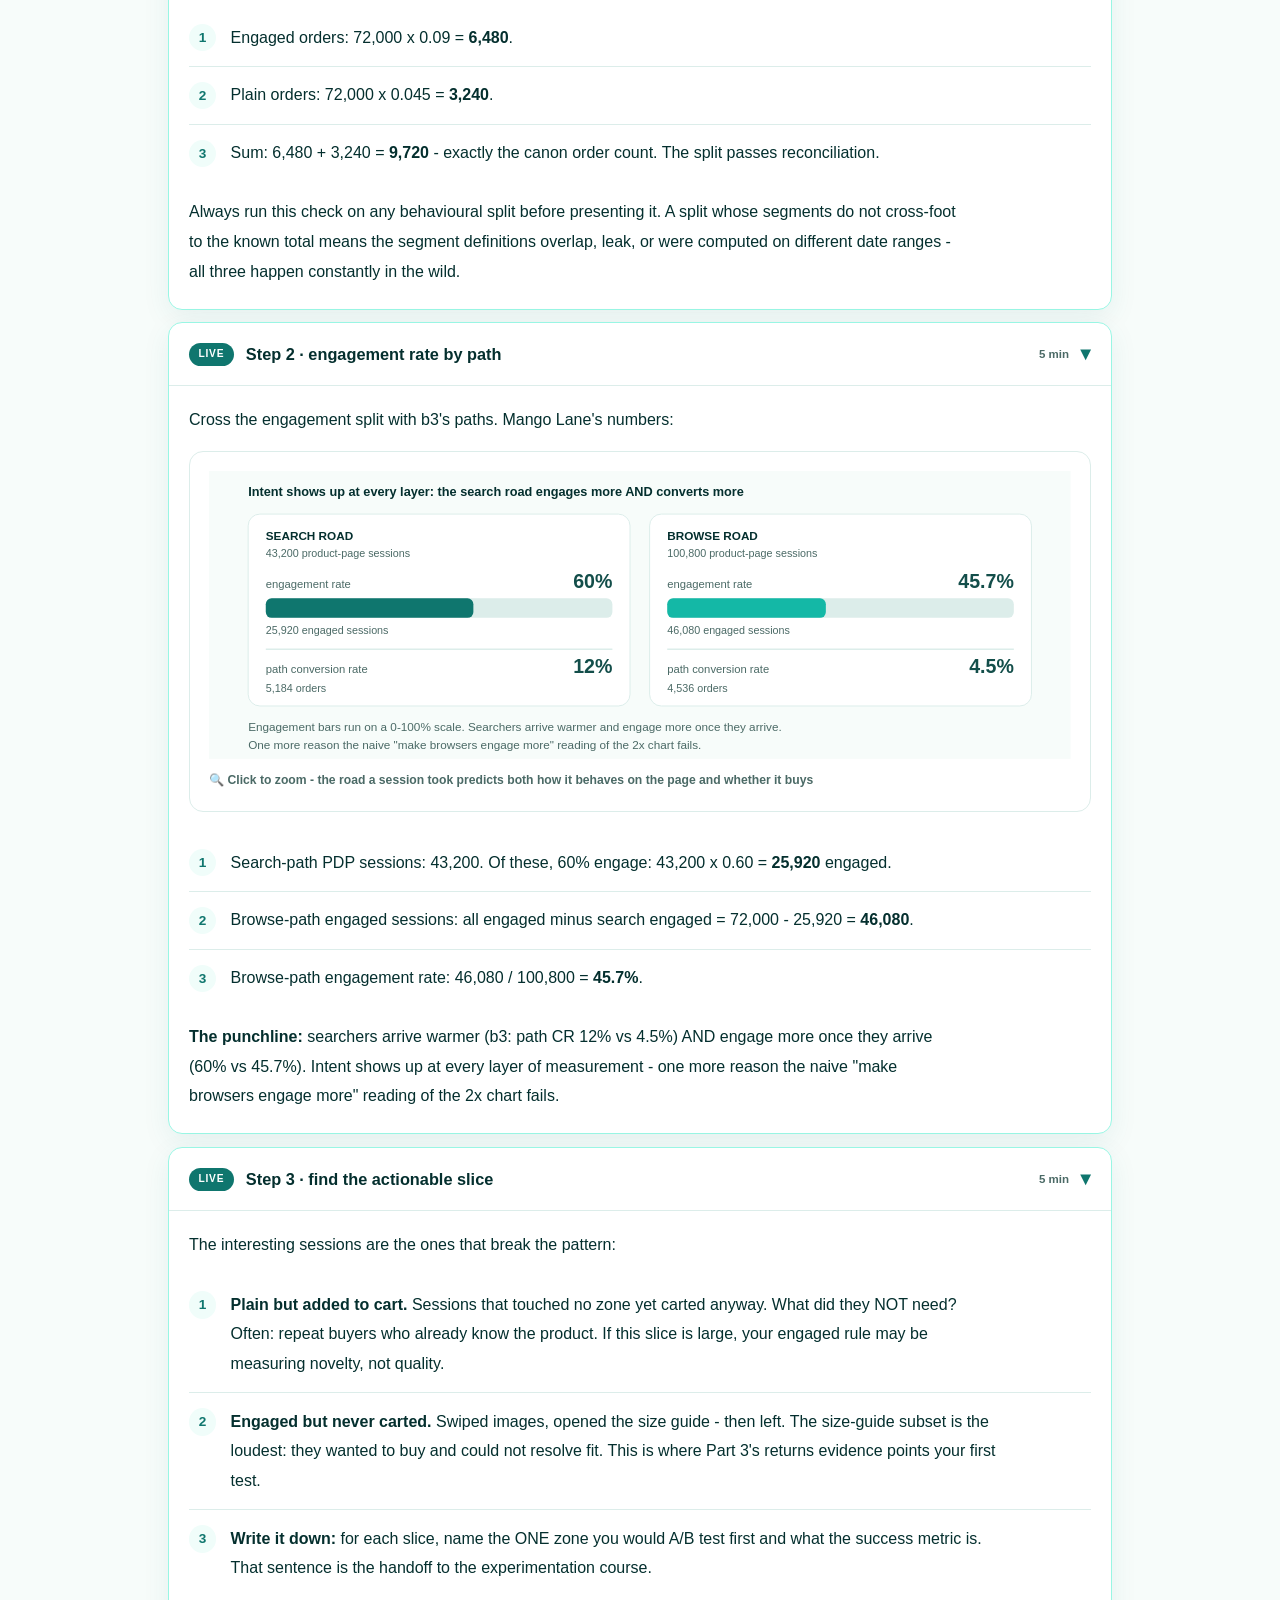
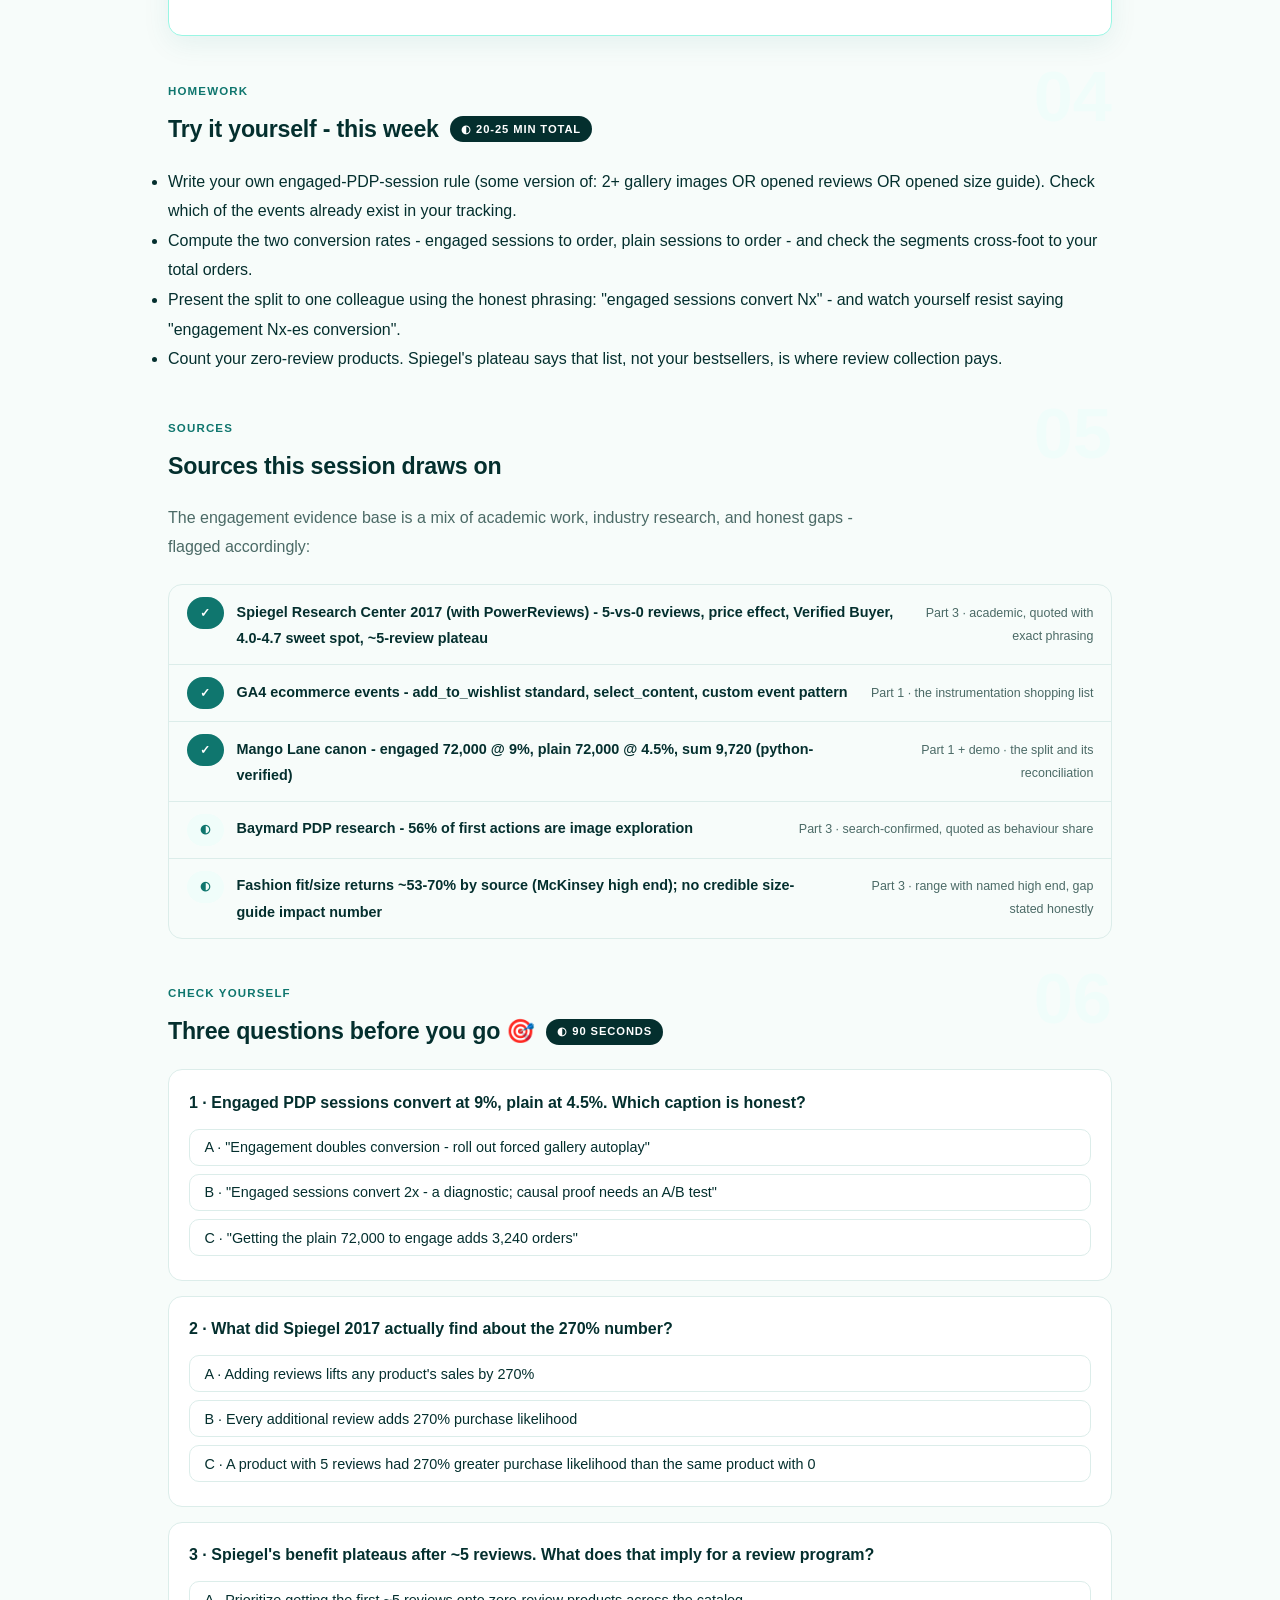
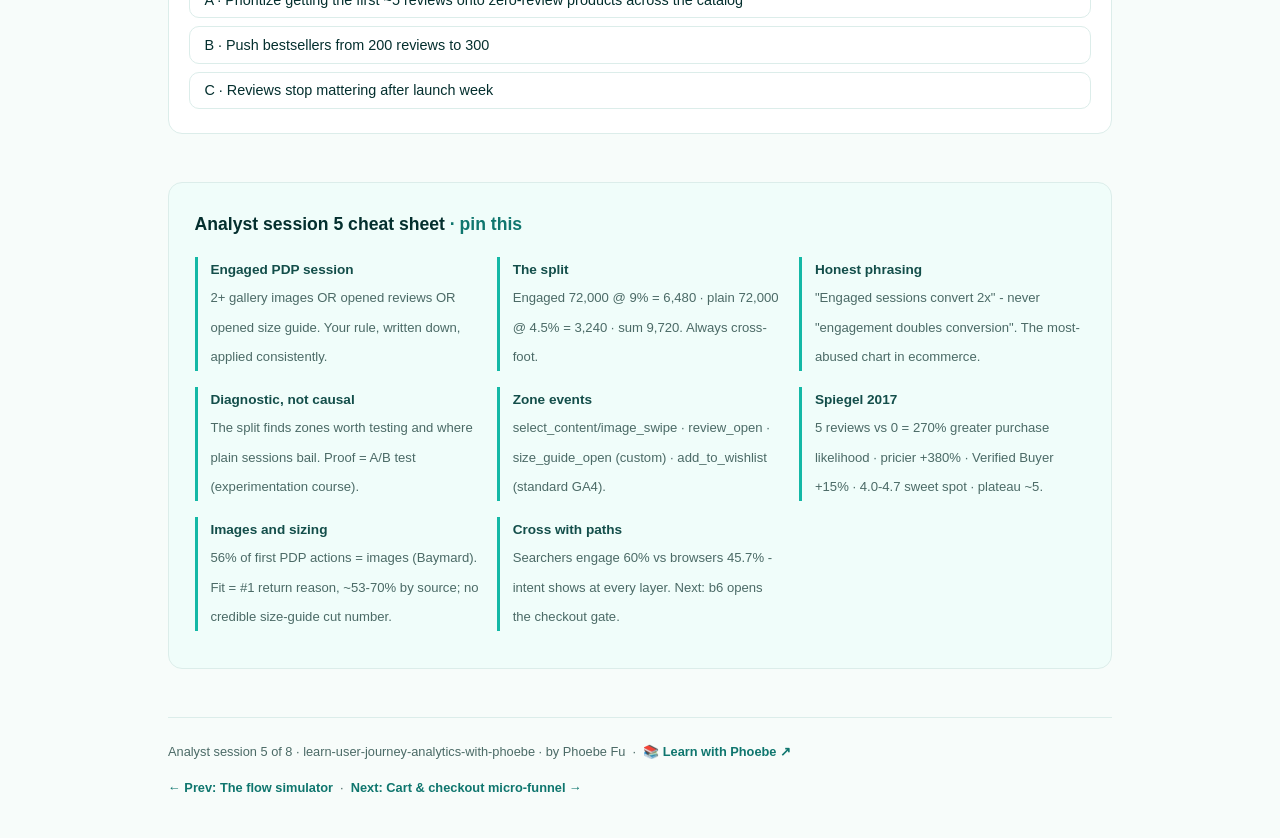
<file: courses/b5-pdp-engagement-metrics.html>
<!DOCTYPE html>
<html lang="en">
<head>
<meta charset="UTF-8">
<meta name="viewport" content="width=device-width, initial-scale=1.0">
<!-- social:start -->
<meta name="description" content="view_item says a shopper arrived at the product. It says nothing about what she did there. The PDP has zones, and each zone can fire an event: the image gallery (GA4&#x27;s select_content, or a...">
<meta property="og:type" content="article">
<meta property="og:site_name" content="Learn with Phoebe">
<meta property="og:title" content="PDP engagement metrics - learn user journey analytics with phoebe">
<meta property="og:description" content="view_item says a shopper arrived at the product. It says nothing about what she did there. The PDP has zones, and each zone can fire an event: the image gallery (GA4&#x27;s select_content, or a...">
<meta property="og:url" content="https://phoebefu6.github.io/learn-user-journey-analytics-with-phoebe/courses/b5-pdp-engagement-metrics.html">
<meta property="og:image" content="https://phoebefu6.github.io/learn-user-journey-analytics-with-phoebe/assets/og-cover.png">
<meta property="og:image:width" content="1200">
<meta property="og:image:height" content="630">
<meta name="twitter:card" content="summary_large_image">
<meta name="twitter:title" content="PDP engagement metrics - learn user journey analytics with phoebe">
<meta name="twitter:description" content="view_item says a shopper arrived at the product. It says nothing about what she did there. The PDP has zones, and each zone can fire an event: the image gallery (GA4&#x27;s select_content, or a...">
<meta name="twitter:image" content="https://phoebefu6.github.io/learn-user-journey-analytics-with-phoebe/assets/og-cover.png">
<!-- social:end -->
<title>Analyst session 5 · PDP engagement metrics - learn user journey analytics with phoebe</title>
<link rel="stylesheet" href="../assets/style.css?v=29">
</head>
<body>

<div class="toolbar">
  <div class="wrap">
    <span class="crumb"><a href="../index.html">learn-user-journey-analytics-with-phoebe</a> / Analyst session 5 of 8</span>
    <button class="btn" id="toggle-all" type="button">Expand all</button>
    <button class="btn primary" id="zoom-toggle" type="button">Projector zoom: off</button>
  </div>
</div>

<header class="masthead">
  <div class="wrap">
    <div class="eyebrow">Learn User Journey Analytics with Phoebe · Analyst track · Session 5 of 8</div>
    <h1>PDP <span class="accent">engagement metrics</span></h1>
    <p class="sub">144,000 sessions reach a Mango Lane PDP, and until now each one was a single tick: view_item fired, the shopper ARRIVED. Today you instrument what happens inside the decision room - gallery swipes, review opens, size-guide taps, wishlist adds - and split the 144,000 by behaviour. Engaged sessions convert at twice the plain rate. Then we spend real time on what that 2x does and does not mean, because this is the most-abused chart in ecommerce.</p>
    <div class="chip-row">
      <span class="chip level">🟡 Analyst track</span>
      <span class="chip audience">Analysts · PMs · UX · growth</span>
      <span class="chip audience">Compute along</span>
      <span class="chip time">45 min</span>
    </div>
    <div class="agenda">
      <span class="a1" style="flex:1">0-3 · Welcome</span>
      <span class="a2" style="flex:4">3-15 · Beyond the view</span>
      <span class="a3" style="flex:4">15-27 · Trap &amp; evidence</span>
      <span class="a4" style="flex:6">27-45 · Compute along</span>
    </div>
  </div>
</header>

<main class="wrap">

  <!-- ============ PART 1: BEYOND THE VIEW ============ -->
  <section class="section" id="zones">
    <div class="section-kicker">
      <span class="klabel">Part 1 · what a view_item tick cannot tell you</span>
      <h2>Beyond the view: the decision room's measurable zones <span class="tag concept">10 min live</span></h2>
    </div>
    <p class="lede">view_item says a shopper arrived at the product. It says nothing about what she did there. The PDP has zones, and each zone can fire an event: the <strong>image gallery</strong> (GA4's select_content, or a custom image_swipe), the <strong>reviews block</strong> (a custom review_open), the <strong>size guide</strong> (a custom open), and the <strong>wishlist button</strong> (add_to_wishlist - a standard GA4 ecommerce event, no customization needed). With those events flowing, Mango Lane can define an <strong>engaged PDP session</strong>: viewed 2+ gallery images, OR opened reviews, OR opened the size guide.</p>

    <figure class="zoomable">
      <svg viewBox="0 0 880 400" xmlns="http://www.w3.org/2000/svg" role="img" aria-label="The PDP's measurable zones and the engaged versus plain split of 144,000 PDP sessions with conversion rates">
        <style>
          .peH { font: 700 13px Inter, sans-serif; fill: #042F2E; }
          .peV { font: 800 14px Inter, sans-serif; fill: #134E4A; }
          .peC { font: 400 11px Inter, sans-serif; fill: #4B6A66; }
          .peT { font: 800 13px Inter, sans-serif; fill: #FFFFFF; }
          .peS { font: 600 11px Inter, sans-serif; fill: #FFFFFF; }
          .peE { font: 600 11px Inter, sans-serif; fill: #4B6A66; }
          .peN { font: 600 12.5px Inter, sans-serif; fill: #042F2E; }
          .peArr { stroke: #14B8A6; stroke-width: 2; fill: none; marker-end: url(#peArrHead); }
        </style>
        <defs>
          <marker id="peArrHead" markerWidth="8" markerHeight="8" refX="6" refY="4" orient="auto">
            <path d="M0,0 L8,4 L0,8 z" fill="#14B8A6"/>
          </marker>
        </defs>

        <rect x="30" y="40" width="280" height="316" rx="12" fill="#F0FDFA" stroke="#99F6E4"/>
        <text class="peH" x="170" y="66" text-anchor="middle">One PDP - four measurable zones</text>

        <rect x="50" y="80" width="240" height="60" rx="8" fill="#0F766E"/>
        <text class="peT" x="170" y="104" text-anchor="middle">Image gallery</text>
        <text class="peS" x="170" y="124" text-anchor="middle">select_content / image_swipe</text>

        <rect x="50" y="150" width="240" height="48" rx="8" fill="#FFFFFF" stroke="#99F6E4"/>
        <text class="peH" x="170" y="170" text-anchor="middle">Reviews block</text>
        <text class="peE" x="170" y="188" text-anchor="middle">review_open (custom event)</text>

        <rect x="50" y="208" width="240" height="48" rx="8" fill="#FFFFFF" stroke="#99F6E4"/>
        <text class="peH" x="170" y="228" text-anchor="middle">Size guide</text>
        <text class="peE" x="170" y="246" text-anchor="middle">size_guide_open (custom event)</text>

        <rect x="50" y="266" width="240" height="48" rx="8" fill="#FFFFFF" stroke="#99F6E4"/>
        <text class="peH" x="170" y="286" text-anchor="middle">Wishlist button</text>
        <text class="peE" x="170" y="304" text-anchor="middle">add_to_wishlist (standard GA4)</text>

        <text class="peC" x="170" y="338" text-anchor="middle">view_item fired at the door -</text>
        <text class="peC" x="170" y="352" text-anchor="middle">it sees none of these zones</text>

        <rect x="470" y="44" width="240" height="52" rx="10" fill="#134E4A"/>
        <text class="peT" x="590" y="66" text-anchor="middle">144,000 PDP sessions</text>
        <text class="peS" x="590" y="84" text-anchor="middle">split by in-room behaviour</text>

        <path class="peArr" d="M530,96 C480,120 470,130 460,146"/>
        <path class="peArr" d="M650,96 C700,120 710,130 720,146"/>

        <rect x="360" y="152" width="230" height="96" rx="10" fill="#0F766E"/>
        <text class="peT" x="475" y="176" text-anchor="middle">Engaged · 72,000 (50%)</text>
        <text class="peS" x="475" y="196" text-anchor="middle">2+ images / reviews / size guide</text>
        <text class="peT" x="475" y="218" text-anchor="middle" style="font-size:15px">CR 9%</text>
        <text class="peS" x="475" y="236" text-anchor="middle">6,480 orders</text>

        <rect x="620" y="152" width="230" height="96" rx="10" fill="#F0FDFA" stroke="#99F6E4"/>
        <text class="peH" x="735" y="176" text-anchor="middle">Plain · 72,000 (50%)</text>
        <text class="peC" x="735" y="196" text-anchor="middle">arrived, touched no zone</text>
        <text class="peV" x="735" y="218" text-anchor="middle">CR 4.5%</text>
        <text class="peC" x="735" y="236" text-anchor="middle">3,240 orders</text>

        <rect x="400" y="272" width="410" height="52" rx="10" fill="#FFE4E6"/>
        <text class="peH" x="605" y="294" text-anchor="middle" style="fill:#042F2E">2x - engaged sessions convert at twice the plain rate</text>
        <text class="peC" x="605" y="312" text-anchor="middle" style="fill:#042F2E">correlation, not proof - Part 2 spells out the trap</text>

        <text class="peN" x="440" y="350">6,480 + 3,240 = 9,720 orders - the same total, now split by behaviour</text>

        <rect x="30" y="374" width="14" height="14" rx="3" fill="#F43F5E"/>
        <text class="peN" x="54" y="386">The split is exact against canon: 72,000 x 9% + 72,000 x 4.5% = 9,720. Verify it yourself in the demo.</text>
      </svg>
      <figcaption>🔍 Click to zoom - the PDP's four measurable zones, and the engaged-vs-plain split of the 144,000</figcaption>
    </figure>

    <details class="card" open>
      <summary><span class="mode live">Live</span>The engagement events, one by one<span class="mini">5 min</span><span class="caret">▶</span></summary>
      <div class="body">
        <p>The instrumentation shopping list, cheapest first:</p>
        <ul>
          <li><strong>add_to_wishlist</strong> - already in GA4's standard ecommerce event set, same family as add_to_cart. If your ecommerce events flow, this one is nearly free.</li>
          <li><strong>Gallery interaction</strong> - GA4's generic <code>select_content</code> works, or a custom <code>image_swipe</code> with an index parameter so you can distinguish "saw image 2" from "saw all 8".</li>
          <li><strong>review_open / size_guide_open</strong> - custom events on the tap or expand. Remember b1's trap: if reviews open in a modal sheet, auto screen tracking may miss it entirely - log the event manually.</li>
        </ul>
        <div class="callout win">
          <strong>★ The definition is yours to set</strong>
          Mango Lane's rule - 2+ gallery images OR opened reviews OR opened the size guide - is one reasonable choice, not a standard. What matters is that the rule is written down, applied consistently, and produces a split you can reconcile back to total orders. That reconciliation is demo step 1.
        </div>
      </div>
    </details>

    <details class="card">
      <summary><span class="mode self">Self-study</span>Why wishlist adds sit outside the engaged rule<span class="mini">2 min read</span><span class="caret">▶</span></summary>
      <div class="body">
        <p>Mango Lane tracks add_to_wishlist but leaves it out of the engaged definition on purpose: a wishlist add is deferred intent ("not today"), while gallery, reviews and size guide are active evaluation ("deciding right now"). Mixing the two muddies the split - a high-wishlist session often converts NEXT month, which this month's CR cannot see. Keep wishlist as its own metric; it becomes interesting again in re-engagement work (the push and deeplink doors from b1).</p>
      </div>
    </details>
  </section>

  <!-- ============ PART 2: THE CORRELATION TRAP ============ -->
  <section class="section" id="trap">
    <div class="section-kicker">
      <span class="klabel">Part 2 · what the 2x does NOT mean</span>
      <h2>The correlation trap, stated honestly <span class="tag concept">6 min live</span></h2>
    </div>
    <p class="lede">Engaged sessions convert at 9%, plain at 4.5%. It is very tempting to read that as "if we get plain sessions to engage, they will convert at 9% too" - and that reading is wrong. Engaged shoppers were more interested to begin with; the swipe did not create the intent, the intent created the swipe. Forcing engagement (auto-playing the gallery, popping the size guide open) does not transplant the intent.</p>

    <figure class="zoomable">
      <svg viewBox="0 0 880 312" xmlns="http://www.w3.org/2000/svg" role="img" aria-label="The same engaged-versus-plain split written two ways. The unsupported caption, engagement doubles conversion, is a claim about what a feature does that the chart cannot support. The supported caption, engaged sessions convert 2x, is a fact about sessions: 9 percent against 4.5 percent. Below sit the three things the split is genuinely good for: finding which zones correlate with buying, finding where the 72,000 plain sessions bail, and acting as a tripwire when a redesign inflates engaged share while the engaged rate collapses.">
        <style>
          .b5trT { font: 700 13px Inter, sans-serif; fill: #042F2E; }
          .b5trH { font: 700 12px Inter, sans-serif; fill: #042F2E; }
          .b5trB { font: 400 11px Inter, sans-serif; fill: #4B6A66; }
          .b5trM { font: 700 12px Inter, sans-serif; fill: #042F2E; }
          .b5trC { font: 700 11.5px Inter, sans-serif; fill: #042F2E; }
          .b5trS { font: 400 10.5px Inter, sans-serif; fill: #4B6A66; }
          .b5trN { font: 400 12px Inter, sans-serif; fill: #4B6A66; }
        </style>
        <rect x="0" y="0" width="880" height="312" fill="#F7FCFA"/>
        <text class="b5trT" x="40" y="26">Same chart, two captions - only one is supported by the data</text>

        <rect x="40" y="44" width="390" height="112" rx="12" fill="#FFE4E6" stroke="#F43F5E"/>
        <text class="b5trH" x="58" y="70">✗ "engagement doubles conversion"</text>
        <text class="b5trB" x="58" y="94">a claim about what your feature does,</text>
        <text class="b5trB" x="58" y="110">which the chart cannot support</text>
        <text class="b5trB" x="58" y="126">forcing the swipe transplants no intent</text>

        <rect x="450" y="44" width="390" height="112" rx="12" fill="#F0FDFA" stroke="#99F6E4"/>
        <text class="b5trH" x="468" y="70">✓ "engaged sessions convert 2x"</text>
        <text class="b5trB" x="468" y="94">a fact about sessions: 9% against 4.5%</text>
        <text class="b5trB" x="468" y="110">the intent created the swipe,</text>
        <text class="b5trB" x="468" y="126">not the other way round</text>

        <text class="b5trM" x="40" y="178">What the split IS genuinely good for</text>

        <rect x="40" y="190" width="256" height="68" rx="10" fill="#FFFFFF" stroke="#DCEDEA"/>
        <text class="b5trC" x="56" y="212">Which zones correlate</text>
        <text class="b5trS" x="56" y="230">split the engaged 72,000 by zone,</text>
        <text class="b5trS" x="56" y="246">then test the strongest one</text>

        <rect x="312" y="190" width="256" height="68" rx="10" fill="#FFFFFF" stroke="#DCEDEA"/>
        <text class="b5trC" x="328" y="212">Where plain sessions bail</text>
        <text class="b5trS" x="328" y="230">72,000 touch nothing: do they</text>
        <text class="b5trS" x="328" y="246">bounce in 3 seconds or linger?</text>

        <rect x="584" y="190" width="256" height="68" rx="10" fill="#FFFFFF" stroke="#DCEDEA"/>
        <text class="b5trC" x="600" y="212">A before/after tripwire</text>
        <text class="b5trS" x="600" y="230">engaged share 50% to 60% but</text>
        <text class="b5trS" x="600" y="246">engaged CR collapsing = dilution</text>

        <text class="b5trN" x="40" y="284">Engaged shoppers were more interested to begin with - any observational split carries this selection effect.</text>
        <text class="b5trN" x="40" y="302">Causal proof needs an A/B test. The phrasing habit is the cheapest insurance an analyst owns.</text>
      </svg>
      <figcaption>🔍 Click to zoom - the split is a diagnostic, never a promise about what a feature will do</figcaption>
    </figure>

    <details class="card" open>
      <summary><span class="mode live">Live</span>Diagnostic, not causal promise<span class="mini">4 min</span><span class="caret">▶</span></summary>
      <div class="body">
        <p>What the engagement split IS good for - and it is genuinely good for this:</p>
        <ul>
          <li><strong>Which zones correlate with buying.</strong> Split the engaged 72,000 further by zone: sessions that opened reviews vs sessions that only swiped images. The zone with the strongest order correlation is your first candidate for investment - and for a test.</li>
          <li><strong>Where plain sessions bail.</strong> 72,000 sessions arrive and touch nothing. Do they bounce in 3 seconds (wrong product, bad entry - a b2/b3 problem) or linger and leave (the page failed to invite them in - a PDP problem)? Elapsed-time views in funnel exploration separate the two.</li>
          <li><strong>A before/after tripwire.</strong> If a redesign moves the engaged share from 50% to 60% but the engaged CR collapses, you diluted the pool with forced engagement - the metric caught you inflating it.</li>
        </ul>
        <p>Causal proof - "does making the gallery better CAUSE more orders?" - needs an A/B test, where you change the page for a random half and compare. That craft is its own course: <a href="https://phoebefu6.github.io/learn-experimentation-with-phoebe/">learn-experimentation-with-phoebe</a>.</p>
        <div class="callout tip">
          <strong>The most-abused chart in ecommerce</strong>
          The engaged-vs-plain bar chart gets pasted into more decks with a causal caption than any other chart in this industry. Present it as <strong>"engaged sessions convert 2x"</strong> - a fact about sessions. Never as <strong>"engagement doubles conversion"</strong> - a claim about what your feature does, which the chart cannot support.
        </div>
      </div>
    </details>

    <details class="card">
      <summary><span class="mode self">Self-study</span>The selection effect in one sentence<span class="mini">2 min read</span><span class="caret">▶</span></summary>
      <div class="body">
        <p>People who read hospital reviews are sicker than people who do not; hospitals did not make them sick. The engaged 72,000 selected themselves into engagement because they were already closer to buying. Any observational split - engaged vs plain, searcher vs browser (b3's 2.67x), push-receiver vs not - carries this selection effect. The honest phrasing habit ("X sessions convert at 2x", never "X doubles conversion") is the cheapest insurance an analyst owns.</p>
      </div>
    </details>
  </section>

  <!-- ============ PART 3: THE EVIDENCE ============ -->
  <section class="section" id="evidence">
    <div class="section-kicker">
      <span class="klabel">Part 3 · why the zones deserve investment anyway</span>
      <h2>The evidence for the zones, precisely phrased <span class="tag concept">7 min live</span></h2>
    </div>
    <p class="lede">The trap says the 2x is not proof. It does not say the zones are worthless - there is real external evidence that images, reviews and size guidance matter. The discipline is quoting that evidence exactly as strong as it is, and no stronger.</p>

    <details class="card" open>
      <summary><span class="mode live">Live</span>Images first, reviews measured, sizing honest<span class="mini">5 min</span><span class="caret">▶</span></summary>
      <div class="body">
        <ul>
          <li><strong>Images are the first act.</strong> Baymard's PDP research finds 56% of shoppers' first action on a product page is exploring the images. The gallery is not decoration; it is where evaluation starts for most sessions.</li>
          <li><strong>Reviews have academic numbers.</strong> The Spiegel Research Center's 2017 review (with PowerReviews data) found: a product showing 5 reviews had a <strong>270% greater purchase likelihood than the same product with 0</strong> - note the phrasing, it is 5-versus-0, not "reviews lift sales 270%". For higher-priced products the gap widened to +380%. A Verified Buyer badge added about +15%. The ratings sweet spot was <strong>4.0-4.7</strong> - near-perfect 5.0 averages read as fake and convert worse. And the benefit <strong>plateaus after roughly 5 reviews</strong>.</li>
          <li><strong>Fit and size drive returns.</strong> Poor fit is the #1 apparel return reason - sources put it anywhere from ~53% to ~70% of fashion returns (McKinsey at the high end). Size guidance is return prevention as much as conversion. But no credible "size guides cut returns by X%" number exists - if you see one quoted, ask where it came from.</li>
        </ul>
        <div class="callout example">
          <span class="ex-pill">Real world</span>
          <p><strong>The plateau is the actionable part of Spiegel.</strong> If benefit flattens after ~5 reviews, the highest-leverage review program is not stacking review #51 on the bestseller - it is getting the first 5 reviews onto every zero-review product in the catalog. Merchandising teams routinely get this backwards because bestsellers are the products they look at.</p>
        </div>
      </div>
    </details>

    <details class="card">
      <summary><span class="mode self">Self-study</span>How to file each evidence grade<span class="mini">2 min read</span><span class="caret">▶</span></summary>
      <div class="body">
        <table class="clean">
          <thead><tr><th>Claim</th><th>Grade</th><th>How to quote it</th></tr></thead>
          <tbody>
            <tr><td>5 reviews vs 0 = 270% greater purchase likelihood</td><td>Academic (Spiegel 2017)</td><td>Quote the exact comparison, with the plateau caveat</td></tr>
            <tr><td>56% start with the image gallery</td><td>Industry research (Baymard)</td><td>Quote as a behaviour share, not a conversion claim</td></tr>
            <tr><td>Fit is the #1 fashion return reason, ~53-70%</td><td>Range across sources</td><td>Give the range and name the high-end source</td></tr>
            <tr><td>"Size guides cut returns by X%"</td><td>No credible number</td><td>Say so out loud - do not invent one</td></tr>
          </tbody>
        </table>
      </div>
    </details>
  </section>

  <!-- ============ DEMO: THE ENGAGEMENT AUDIT ============ -->
  <section class="section" id="demo">
    <div class="section-kicker">
      <span class="klabel">Demo · everyone computes</span>
      <h2>The engagement audit <span class="tag demo">★ 15 min · everyone works</span></h2>
    </div>
    <p class="lede">Three drills, calculator out. Drill 1 proves the split reconciles; drill 2 crosses engagement with b3's paths; drill 3 finds the slice worth testing.</p>

    <details class="card" open>
      <summary><span class="mode live">Live</span>Step 1 · verify the split reproduces total orders<span class="mini">4 min</span><span class="caret">▶</span></summary>
      <div class="body">
        <div class="steps">
          <div class="step"><p>Engaged orders: 72,000 x 0.09 = <strong>6,480</strong>.</p></div>
          <div class="step"><p>Plain orders: 72,000 x 0.045 = <strong>3,240</strong>.</p></div>
          <div class="step"><p>Sum: 6,480 + 3,240 = <strong>9,720</strong> - exactly the canon order count. The split passes reconciliation.</p></div>
        </div>
        <p>Always run this check on any behavioural split before presenting it. A split whose segments do not cross-foot to the known total means the segment definitions overlap, leak, or were computed on different date ranges - all three happen constantly in the wild.</p>
      </div>
    </details>

    <details class="card" open>
      <summary><span class="mode live">Live</span>Step 2 · engagement rate by path<span class="mini">5 min</span><span class="caret">▶</span></summary>
      <div class="body">
        <p>Cross the engagement split with b3's paths. Mango Lane's numbers:</p>

        <figure class="zoomable">
          <svg viewBox="0 0 880 294" xmlns="http://www.w3.org/2000/svg" role="img" aria-label="The engagement split crossed with the two roads. The search road brings 43,200 product-page sessions, 60 percent of which engage, giving 25,920 engaged sessions, and it converts at a 12 percent path rate for 5,184 orders. The browse road brings 100,800 product-page sessions, 45.7 percent of which engage, giving 46,080 engaged sessions, and it converts at 4.5 percent for 4,536 orders. Searchers both engage more and convert more.">
            <style>
              .b5peT { font: 700 13px Inter, sans-serif; fill: #042F2E; }
              .b5peH { font: 700 12px Inter, sans-serif; fill: #042F2E; }
              .b5peS { font: 400 11px Inter, sans-serif; fill: #4B6A66; }
              .b5peL { font: 400 11.5px Inter, sans-serif; fill: #4B6A66; }
              .b5peG { font: 800 20px Inter, sans-serif; fill: #134E4A; }
              .b5peC { font: 400 11px Inter, sans-serif; fill: #4B6A66; }
              .b5peN { font: 400 12px Inter, sans-serif; fill: #4B6A66; }
            </style>
            <rect x="0" y="0" width="880" height="294" fill="#F7FCFA"/>
            <text class="b5peT" x="40" y="26">Intent shows up at every layer: the search road engages more AND converts more</text>

            <rect x="40" y="44" width="390" height="196" rx="12" fill="#FFFFFF" stroke="#DCEDEA"/>
            <text class="b5peH" x="58" y="70">SEARCH ROAD</text>
            <text class="b5peS" x="58" y="88">43,200 product-page sessions</text>
            <text class="b5peL" x="58" y="120">engagement rate</text>
            <text class="b5peG" x="412" y="120" text-anchor="end">60%</text>
            <rect x="58" y="130" width="354" height="20" rx="6" fill="#DCEDEA"/>
            <rect x="58" y="130" width="212" height="20" rx="6" fill="#0F766E"/>
            <text class="b5peC" x="58" y="166">25,920 engaged sessions</text>
            <line x1="58" y1="182" x2="412" y2="182" stroke="#DCEDEA" stroke-width="1.5"/>
            <text class="b5peL" x="58" y="206">path conversion rate</text>
            <text class="b5peG" x="412" y="206" text-anchor="end">12%</text>
            <text class="b5peC" x="58" y="226">5,184 orders</text>

            <rect x="450" y="44" width="390" height="196" rx="12" fill="#FFFFFF" stroke="#DCEDEA"/>
            <text class="b5peH" x="468" y="70">BROWSE ROAD</text>
            <text class="b5peS" x="468" y="88">100,800 product-page sessions</text>
            <text class="b5peL" x="468" y="120">engagement rate</text>
            <text class="b5peG" x="822" y="120" text-anchor="end">45.7%</text>
            <rect x="468" y="130" width="354" height="20" rx="6" fill="#DCEDEA"/>
            <rect x="468" y="130" width="162" height="20" rx="6" fill="#14B8A6"/>
            <text class="b5peC" x="468" y="166">46,080 engaged sessions</text>
            <line x1="468" y1="182" x2="822" y2="182" stroke="#DCEDEA" stroke-width="1.5"/>
            <text class="b5peL" x="468" y="206">path conversion rate</text>
            <text class="b5peG" x="822" y="206" text-anchor="end">4.5%</text>
            <text class="b5peC" x="468" y="226">4,536 orders</text>

            <text class="b5peN" x="40" y="266">Engagement bars run on a 0-100% scale. Searchers arrive warmer and engage more once they arrive.</text>
            <text class="b5peN" x="40" y="284">One more reason the naive "make browsers engage more" reading of the 2x chart fails.</text>
          </svg>
          <figcaption>🔍 Click to zoom - the road a session took predicts both how it behaves on the page and whether it buys</figcaption>
        </figure>
        <div class="steps">
          <div class="step"><p>Search-path PDP sessions: 43,200. Of these, 60% engage: 43,200 x 0.60 = <strong>25,920</strong> engaged.</p></div>
          <div class="step"><p>Browse-path engaged sessions: all engaged minus search engaged = 72,000 - 25,920 = <strong>46,080</strong>.</p></div>
          <div class="step"><p>Browse-path engagement rate: 46,080 / 100,800 = <strong>45.7%</strong>.</p></div>
        </div>
        <p><strong>The punchline:</strong> searchers arrive warmer (b3: path CR 12% vs 4.5%) AND engage more once they arrive (60% vs 45.7%). Intent shows up at every layer of measurement - one more reason the naive "make browsers engage more" reading of the 2x chart fails.</p>
      </div>
    </details>

    <details class="card" open>
      <summary><span class="mode live">Live</span>Step 3 · find the actionable slice<span class="mini">5 min</span><span class="caret">▶</span></summary>
      <div class="body">
        <p>The interesting sessions are the ones that break the pattern:</p>
        <div class="steps">
          <div class="step"><p><strong>Plain but added to cart.</strong> Sessions that touched no zone yet carted anyway. What did they NOT need? Often: repeat buyers who already know the product. If this slice is large, your engaged rule may be measuring novelty, not quality.</p></div>
          <div class="step"><p><strong>Engaged but never carted.</strong> Swiped images, opened the size guide - then left. The size-guide subset is the loudest: they wanted to buy and could not resolve fit. This is where Part 3's returns evidence points your first test.</p></div>
          <div class="step"><p><strong>Write it down:</strong> for each slice, name the ONE zone you would A/B test first and what the success metric is. That sentence is the handoff to the experimentation course.</p></div>
        </div>
      </div>
    </details>
  </section>

  <!-- ============ HOMEWORK ============ -->
  <section class="section" id="exercise">
    <div class="section-kicker">
      <span class="klabel">Homework</span>
      <h2>Try it yourself - this week <span class="tag exercise">◐ 20-25 min total</span></h2>
    </div>
    <ul>
      <li>Write your own engaged-PDP-session rule (some version of: 2+ gallery images OR opened reviews OR opened size guide). Check which of the events already exist in your tracking.</li>
      <li>Compute the two conversion rates - engaged sessions to order, plain sessions to order - and check the segments cross-foot to your total orders.</li>
      <li>Present the split to one colleague using the honest phrasing: "engaged sessions convert Nx" - and watch yourself resist saying "engagement Nx-es conversion".</li>
      <li>Count your zero-review products. Spiegel's plateau says that list, not your bestsellers, is where review collection pays.</li>
    </ul>
  </section>

  <!-- ============ SOURCES ============ -->
  <section class="section" id="official">
    <div class="section-kicker">
      <span class="klabel">Sources</span>
      <h2>Sources this session draws on</h2>
    </div>
    <p class="lede">The engagement evidence base is a mix of academic work, industry research, and honest gaps - flagged accordingly:</p>
    <div class="covered">
      <div class="covered-row"><span class="status pill solid">✓</span><span class="name">Spiegel Research Center 2017 (with PowerReviews) - 5-vs-0 reviews, price effect, Verified Buyer, 4.0-4.7 sweet spot, ~5-review plateau</span><span class="note">Part 3 · academic, quoted with exact phrasing</span></div>
      <div class="covered-row"><span class="status pill solid">✓</span><span class="name">GA4 ecommerce events - add_to_wishlist standard, select_content, custom event pattern</span><span class="note">Part 1 · the instrumentation shopping list</span></div>
      <div class="covered-row"><span class="status pill solid">✓</span><span class="name">Mango Lane canon - engaged 72,000 @ 9%, plain 72,000 @ 4.5%, sum 9,720 (python-verified)</span><span class="note">Part 1 + demo · the split and its reconciliation</span></div>
      <div class="covered-row"><span class="status pill light">◐</span><span class="name">Baymard PDP research - 56% of first actions are image exploration</span><span class="note">Part 3 · search-confirmed, quoted as behaviour share</span></div>
      <div class="covered-row"><span class="status pill light">◐</span><span class="name">Fashion fit/size returns ~53-70% by source (McKinsey high end); no credible size-guide impact number</span><span class="note">Part 3 · range with named high end, gap stated honestly</span></div>
    </div>
  </section>

  <!-- ============ QUIZ ============ -->
  <section class="section" id="quiz">
    <div class="section-kicker">
      <span class="klabel">Check yourself</span>
      <h2>Three questions before you go 🎯 <span class="tag exercise">◐ 90 seconds</span></h2>
    </div>
    <div class="quiz-q" data-answer="1">
      <p class="qtext">1 · Engaged PDP sessions convert at 9%, plain at 4.5%. Which caption is honest?</p>
      <button class="qopt" type="button">A · "Engagement doubles conversion - roll out forced gallery autoplay"</button>
      <button class="qopt" type="button">B · "Engaged sessions convert 2x - a diagnostic; causal proof needs an A/B test"</button>
      <button class="qopt" type="button">C · "Getting the plain 72,000 to engage adds 3,240 orders"</button>
      <p class="qwhy">Engaged shoppers were more interested to begin with - the intent created the swipe, not the reverse. The split diagnoses which zones correlate with buying; only an experiment can prove a zone change causes orders.</p>
    </div>
    <div class="quiz-q" data-answer="2">
      <p class="qtext">2 · What did Spiegel 2017 actually find about the 270% number?</p>
      <button class="qopt" type="button">A · Adding reviews lifts any product's sales by 270%</button>
      <button class="qopt" type="button">B · Every additional review adds 270% purchase likelihood</button>
      <button class="qopt" type="button">C · A product with 5 reviews had 270% greater purchase likelihood than the same product with 0</button>
      <p class="qwhy">The finding is a 5-versus-0 comparison, not a per-review multiplier or a blanket lift. Precision matters: the effect was larger for pricier products (+380%) and plateaus after roughly 5 reviews.</p>
    </div>
    <div class="quiz-q" data-answer="0">
      <p class="qtext">3 · Spiegel's benefit plateaus after ~5 reviews. What does that imply for a review program?</p>
      <button class="qopt" type="button">A · Prioritize getting the first ~5 reviews onto zero-review products across the catalog</button>
      <button class="qopt" type="button">B · Push bestsellers from 200 reviews to 300</button>
      <button class="qopt" type="button">C · Reviews stop mattering after launch week</button>
      <p class="qwhy">If the curve flattens after ~5, review #6 onward buys little - but reviews 1-5 on a zero-review product buy the whole 270% gap. The long tail of unreviewed products is where collection effort pays.</p>
    </div>
    <p class="quiz-score"></p>
  </section>

  <!-- ============ CHEAT SHEET ============ -->
  <section class="cheat" id="cheatsheet">
    <h3>Analyst session 5 cheat sheet <span>· pin this</span></h3>
    <div class="grid-2">
      <div class="cheat-item"><b>Engaged PDP session</b><span>2+ gallery images OR opened reviews OR opened size guide. Your rule, written down, applied consistently.</span></div>
      <div class="cheat-item"><b>The split</b><span>Engaged 72,000 @ 9% = 6,480 · plain 72,000 @ 4.5% = 3,240 · sum 9,720. Always cross-foot.</span></div>
      <div class="cheat-item"><b>Honest phrasing</b><span>"Engaged sessions convert 2x" - never "engagement doubles conversion". The most-abused chart in ecommerce.</span></div>
      <div class="cheat-item"><b>Diagnostic, not causal</b><span>The split finds zones worth testing and where plain sessions bail. Proof = A/B test (experimentation course).</span></div>
      <div class="cheat-item"><b>Zone events</b><span>select_content/image_swipe · review_open · size_guide_open (custom) · add_to_wishlist (standard GA4).</span></div>
      <div class="cheat-item"><b>Spiegel 2017</b><span>5 reviews vs 0 = 270% greater purchase likelihood · pricier +380% · Verified Buyer +15% · 4.0-4.7 sweet spot · plateau ~5.</span></div>
      <div class="cheat-item"><b>Images and sizing</b><span>56% of first PDP actions = images (Baymard). Fit = #1 return reason, ~53-70% by source; no credible size-guide cut number.</span></div>
      <div class="cheat-item"><b>Cross with paths</b><span>Searchers engage 60% vs browsers 45.7% - intent shows at every layer. Next: b6 opens the checkout gate.</span></div>
    </div>
  </section>

  <footer class="pagefoot">
    <span>Analyst session 5 of 8 · learn-user-journey-analytics-with-phoebe · by Phoebe Fu &nbsp;·&nbsp; 📚 <a href="https://phoebefu6.github.io/learn-with-phoebe/">Learn with Phoebe ↗</a></span>
    <span><a href="b4-the-flow-simulator.html">← Prev: The flow simulator</a> &nbsp;·&nbsp; <a href="b6-cart-checkout-micro-funnel.html">Next: Cart &amp; checkout micro-funnel →</a></span>
  </footer>

</main>

<script src="../assets/journey-live.js?v=7"></script>
<script src="../assets/tree-live.js?v=7"></script>
<script src="../assets/app.js?v=28"></script>
</body>
</html>
</file>
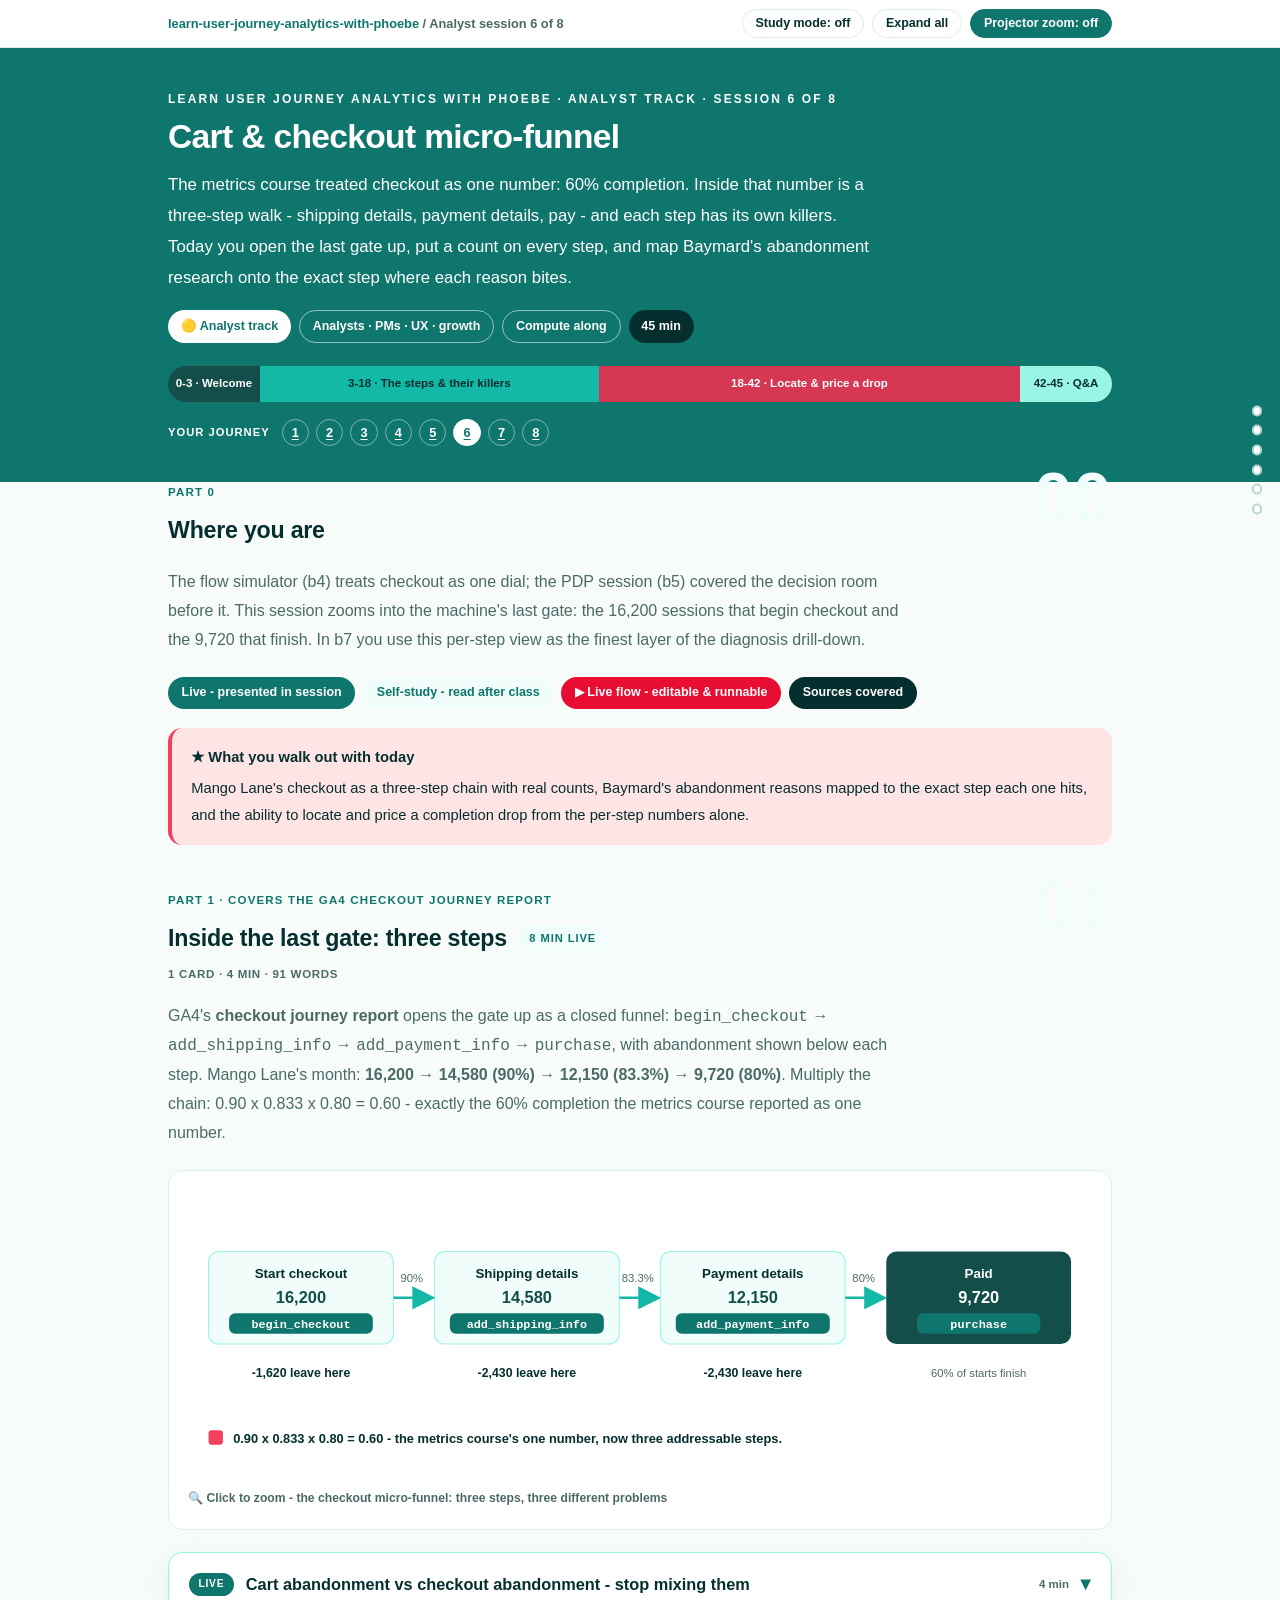
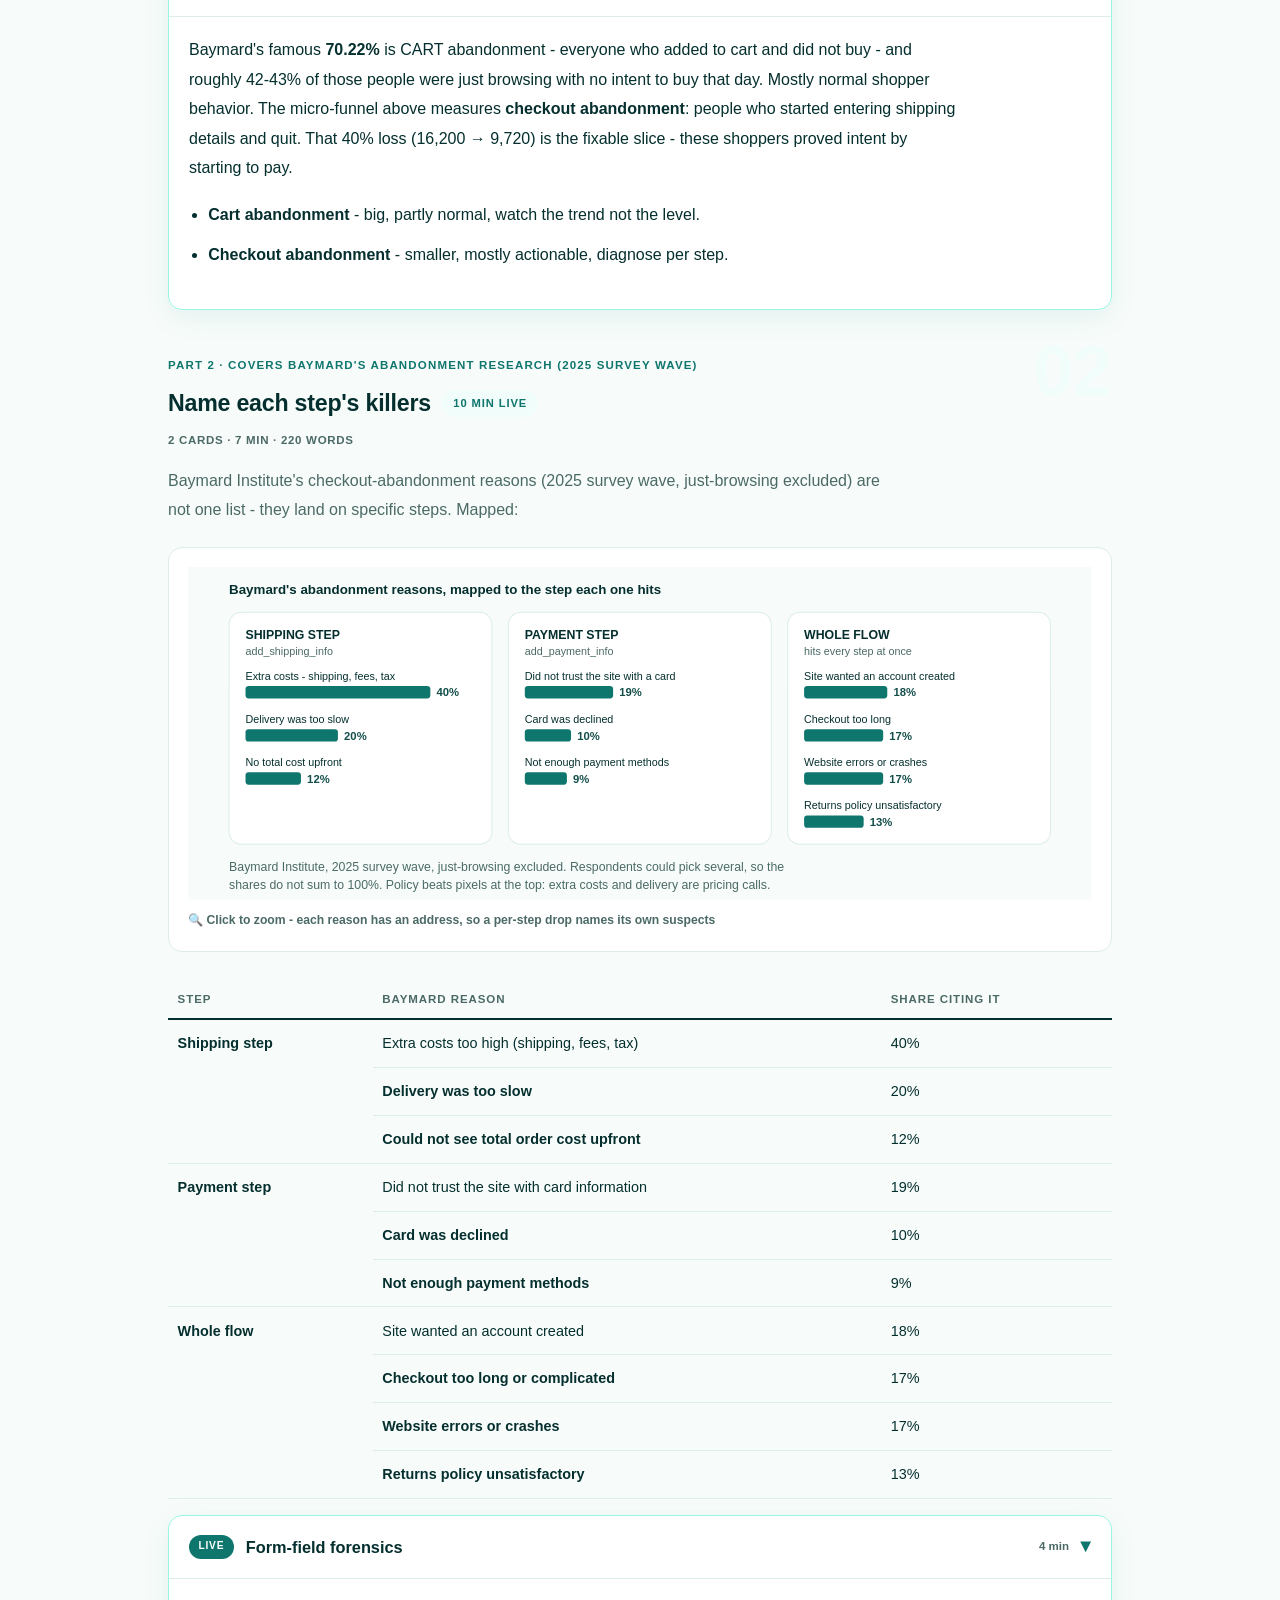
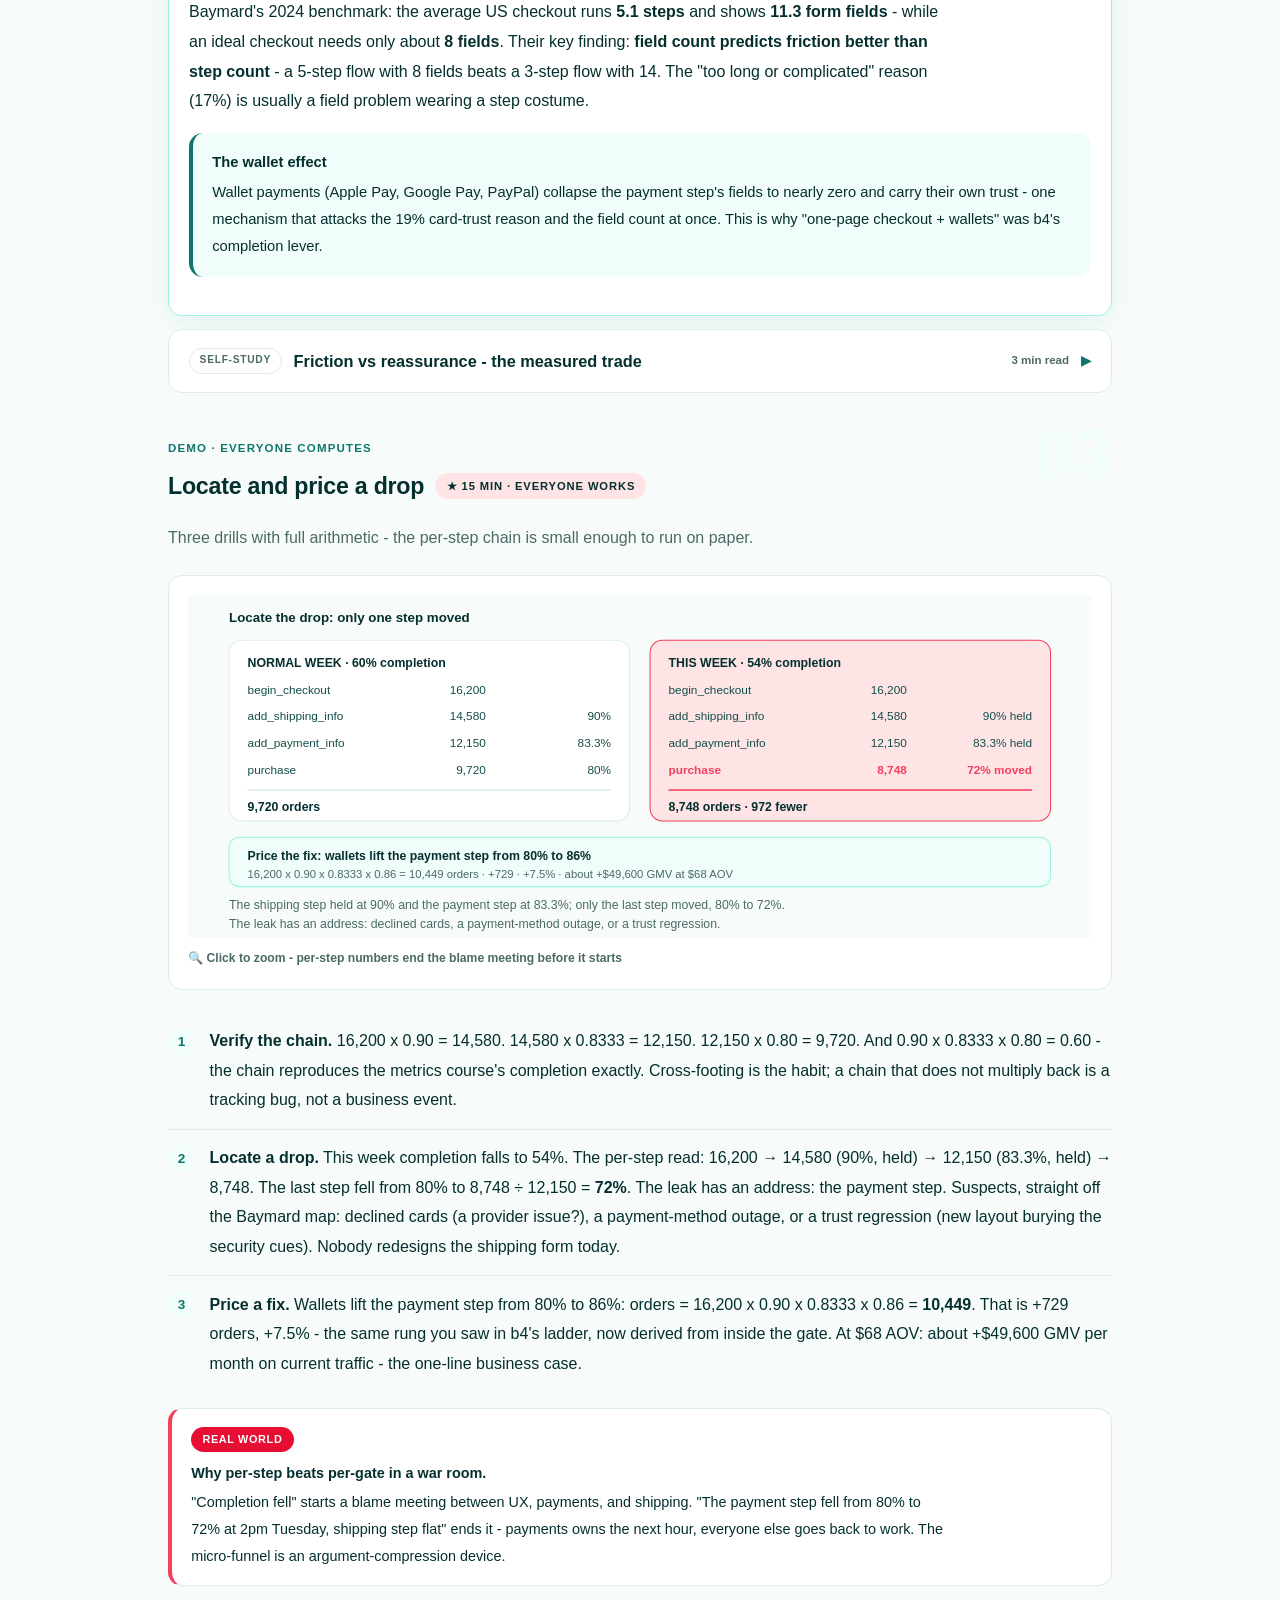
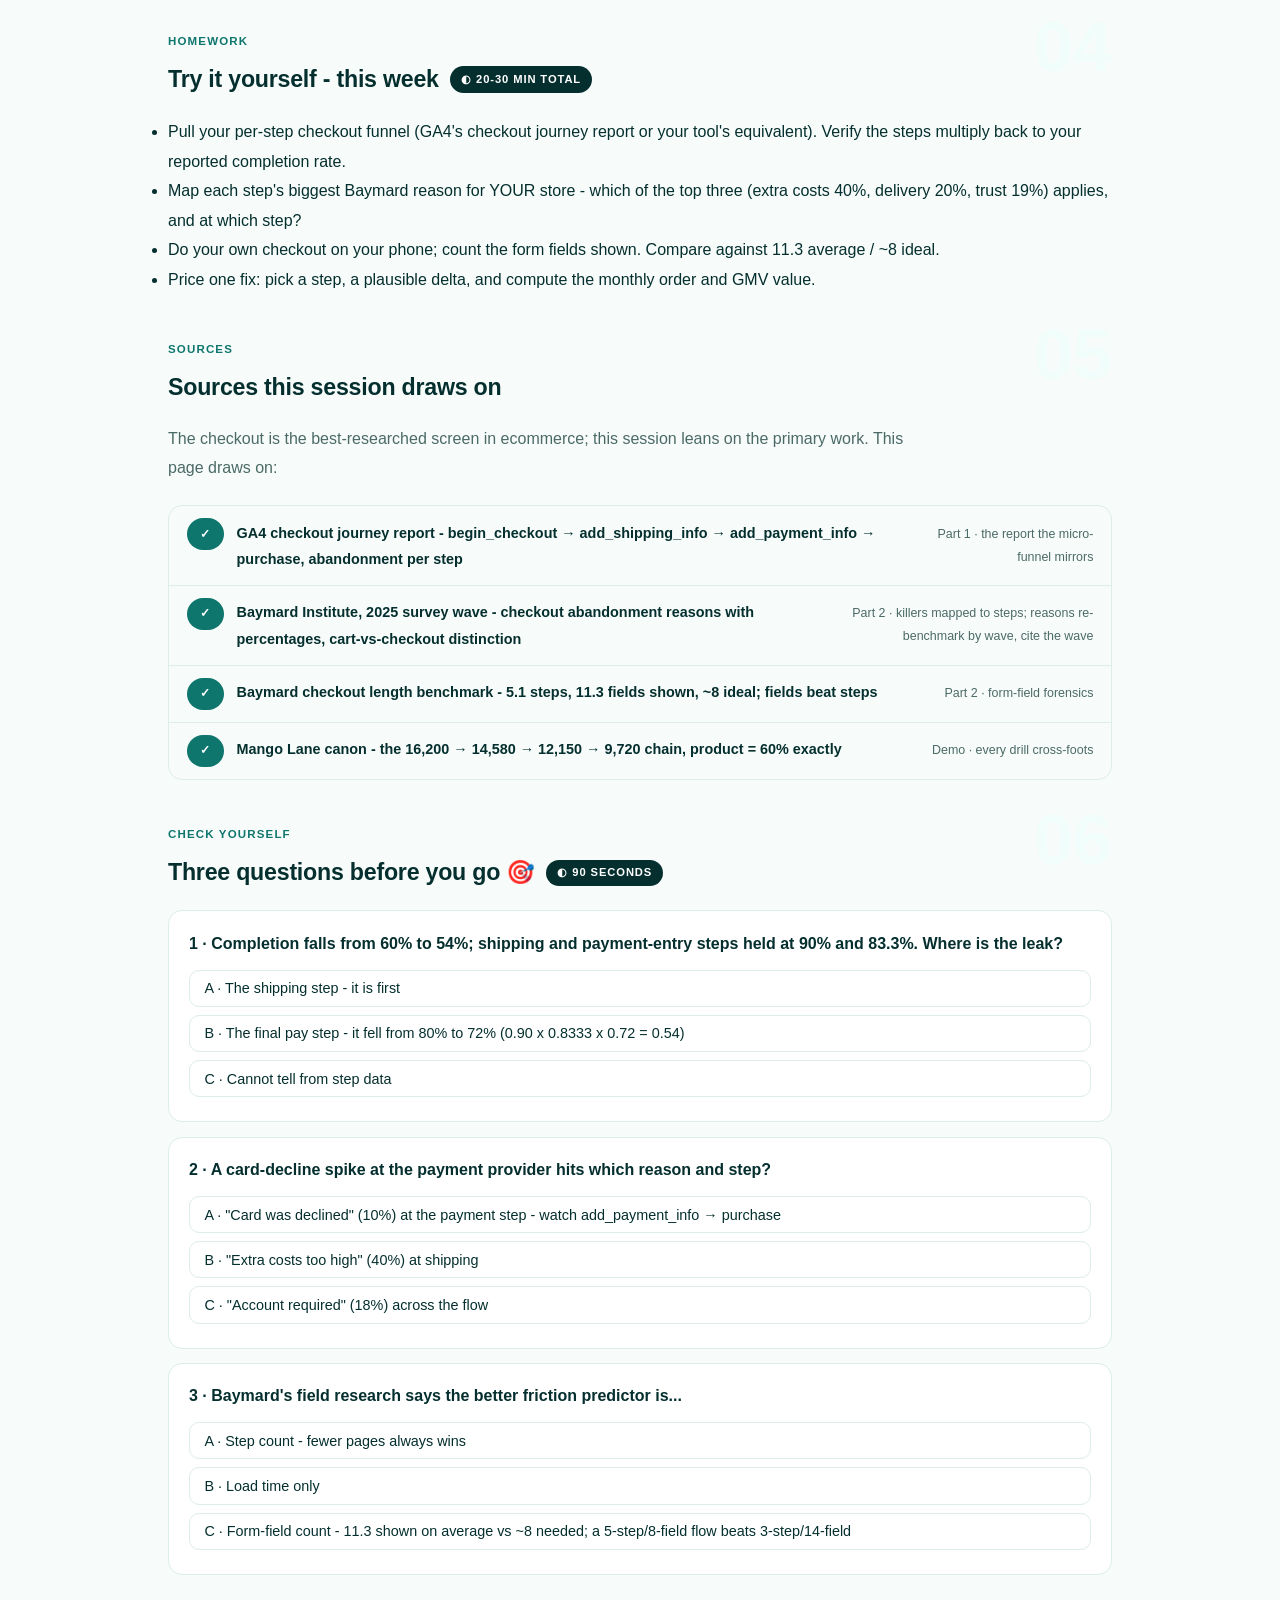
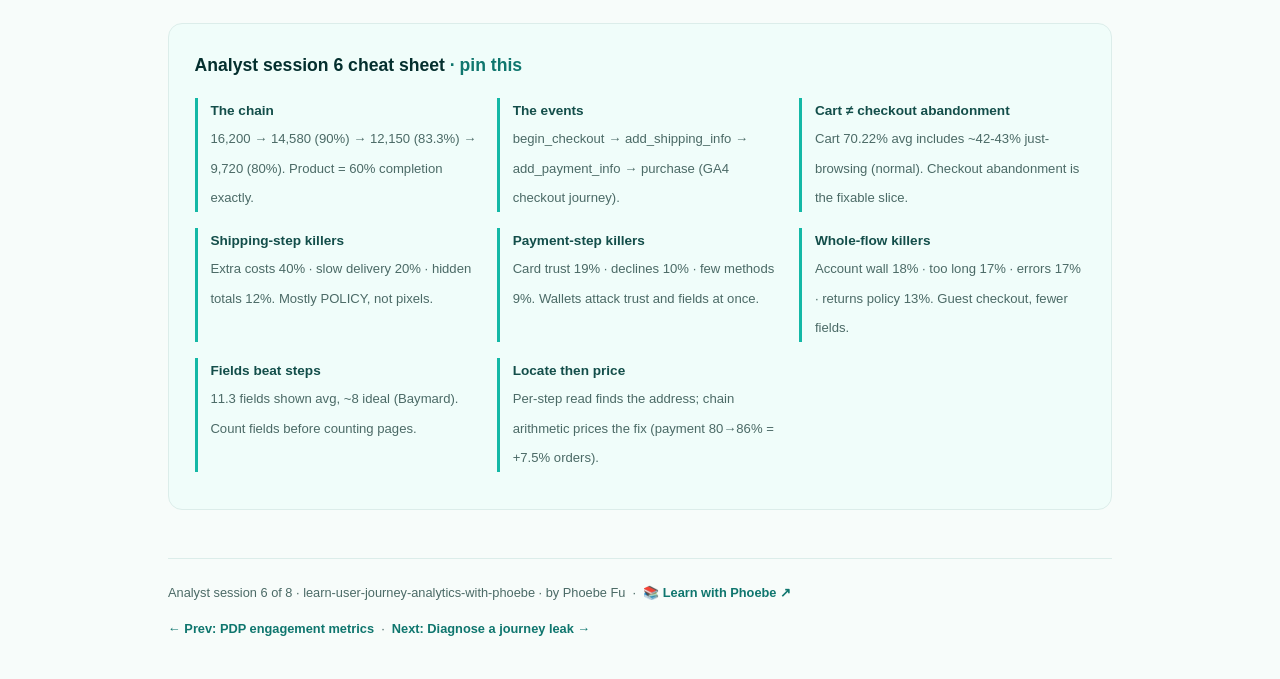
<file: courses/b6-cart-checkout-micro-funnel.html>
<!DOCTYPE html>
<html lang="en">
<head>
<meta charset="UTF-8">
<meta name="viewport" content="width=device-width, initial-scale=1.0">
<!-- social:start -->
<meta name="description" content="The flow simulator (b4) treats checkout as one dial; the PDP session (b5) covered the decision room before it. This session zooms into the machine&#x27;s last gate: the 16,200 sessions that...">
<meta property="og:type" content="article">
<meta property="og:site_name" content="Learn with Phoebe">
<meta property="og:title" content="Cart &amp; checkout micro-funnel - learn user journey analytics with phoebe">
<meta property="og:description" content="The flow simulator (b4) treats checkout as one dial; the PDP session (b5) covered the decision room before it. This session zooms into the machine&#x27;s last gate: the 16,200 sessions that...">
<meta property="og:url" content="https://phoebefu6.github.io/learn-user-journey-analytics-with-phoebe/courses/b6-cart-checkout-micro-funnel.html">
<meta property="og:image" content="https://phoebefu6.github.io/learn-user-journey-analytics-with-phoebe/assets/og-cover.png">
<meta property="og:image:width" content="1200">
<meta property="og:image:height" content="630">
<meta name="twitter:card" content="summary_large_image">
<meta name="twitter:title" content="Cart &amp; checkout micro-funnel - learn user journey analytics with phoebe">
<meta name="twitter:description" content="The flow simulator (b4) treats checkout as one dial; the PDP session (b5) covered the decision room before it. This session zooms into the machine&#x27;s last gate: the 16,200 sessions that...">
<meta name="twitter:image" content="https://phoebefu6.github.io/learn-user-journey-analytics-with-phoebe/assets/og-cover.png">
<!-- social:end -->
<title>Analyst session 6 · Cart &amp; checkout micro-funnel - learn user journey analytics with phoebe</title>
<link rel="stylesheet" href="../assets/style.css?v=29">
</head>
<body>

<div class="toolbar">
  <div class="wrap">
    <span class="crumb"><a href="../index.html">learn-user-journey-analytics-with-phoebe</a> / Analyst session 6 of 8</span>
    <button class="btn" id="toggle-all" type="button">Expand all</button>
    <button class="btn primary" id="zoom-toggle" type="button">Projector zoom: off</button>
  </div>
</div>

<header class="masthead">
  <div class="wrap">
    <div class="eyebrow">Learn User Journey Analytics with Phoebe · Analyst track · Session 6 of 8</div>
    <h1>Cart &amp; checkout <span class="accent">micro-funnel</span></h1>
    <p class="sub">The metrics course treated checkout as one number: 60% completion. Inside that number is a three-step walk - shipping details, payment details, pay - and each step has its own killers. Today you open the last gate up, put a count on every step, and map Baymard's abandonment research onto the exact step where each reason bites.</p>
    <div class="chip-row">
      <span class="chip level">🟡 Analyst track</span>
      <span class="chip audience">Analysts · PMs · UX · growth</span>
      <span class="chip audience">Compute along</span>
      <span class="chip time">45 min</span>
    </div>
    <div class="agenda">
      <span class="a1" style="flex:1">0-3 · Welcome</span>
      <span class="a2" style="flex:4">3-18 · The steps &amp; their killers</span>
      <span class="a3" style="flex:5">18-42 · Locate &amp; price a drop</span>
      <span class="a4" style="flex:1">42-45 · Q&amp;A</span>
    </div>
  </div>
</header>

<main class="wrap">

  <!-- ============ INTRO ============ -->
  <section class="section" id="intro">
    <div class="section-kicker">
      <span class="klabel">Part 0</span>
      <h2>Where you are</h2>
    </div>
    <p class="lede">The flow simulator (b4) treats checkout as one dial; the PDP session (b5) covered the decision room before it. This session zooms into the machine's last gate: the 16,200 sessions that begin checkout and the 9,720 that finish. In b7 you use this per-step view as the finest layer of the diagnosis drill-down.</p>
    <div class="legend">
      <span class="pill solid">Live - presented in session</span>
      <span class="pill light">Self-study - read after class</span>
      <span class="pill peach">▶ Live flow - editable &amp; runnable</span>
      <span class="pill inkpill">Sources covered</span>
    </div>
    <div class="callout win">
      <strong>★ What you walk out with today</strong>
      Mango Lane's checkout as a three-step chain with real counts, Baymard's abandonment reasons mapped to the exact step each one hits, and the ability to locate and price a completion drop from the per-step numbers alone.
    </div>
  </section>

  <!-- ============ PART 1: THE CHAIN ============ -->
  <section class="section" id="chain">
    <div class="section-kicker">
      <span class="klabel">Part 1 · covers the GA4 checkout journey report</span>
      <h2>Inside the last gate: three steps <span class="tag concept">8 min live</span></h2>
    </div>
    <p class="lede">GA4's <strong>checkout journey report</strong> opens the gate up as a closed funnel: <code>begin_checkout</code> → <code>add_shipping_info</code> → <code>add_payment_info</code> → <code>purchase</code>, with abandonment shown below each step. Mango Lane's month: <strong>16,200 → 14,580 (90%) → 12,150 (83.3%) → 9,720 (80%)</strong>. Multiply the chain: 0.90 x 0.833 x 0.80 = 0.60 - exactly the 60% completion the metrics course reported as one number.</p>

    <figure class="zoomable">
      <svg viewBox="0 0 880 280" xmlns="http://www.w3.org/2000/svg" role="img" aria-label="Mango Lane checkout micro-funnel: begin checkout to shipping to payment to purchase with counts and per-step rates">
        <style>
          .cmH { font: 700 13px Inter, sans-serif; fill: #042F2E; }
          .cmE { font: 700 11.5px 'SF Mono', Menlo, monospace; fill: #FFFFFF; }
          .cmV { font: 800 16px Inter, sans-serif; fill: #134E4A; }
          .cmC { font: 400 11px Inter, sans-serif; fill: #4B6A66; }
          .cmR { font: 700 12px Inter, sans-serif; fill: #042F2E; }
          .cmN { font: 600 12.5px Inter, sans-serif; fill: #042F2E; }
          .cmArr { stroke: #14B8A6; stroke-width: 2.5; fill: none; marker-end: url(#cmArrHead); }
        </style>
        <defs>
          <marker id="cmArrHead" markerWidth="9" markerHeight="9" refX="7" refY="4.5" orient="auto">
            <path d="M0,0 L9,4.5 L0,9 z" fill="#14B8A6"/>
          </marker>
        </defs>

        <rect x="20" y="60" width="180" height="90" rx="10" fill="#F0FDFA" stroke="#99F6E4"/>
        <text class="cmH" x="110" y="86" text-anchor="middle">Start checkout</text>
        <text class="cmV" x="110" y="110" text-anchor="middle">16,200</text>
        <rect x="40" y="120" width="140" height="20" rx="6" fill="#0F766E"/>
        <text class="cmE" x="110" y="134" text-anchor="middle">begin_checkout</text>

        <rect x="240" y="60" width="180" height="90" rx="10" fill="#F0FDFA" stroke="#99F6E4"/>
        <text class="cmH" x="330" y="86" text-anchor="middle">Shipping details</text>
        <text class="cmV" x="330" y="110" text-anchor="middle">14,580</text>
        <rect x="255" y="120" width="150" height="20" rx="6" fill="#0F766E"/>
        <text class="cmE" x="330" y="134" text-anchor="middle">add_shipping_info</text>

        <rect x="460" y="60" width="180" height="90" rx="10" fill="#F0FDFA" stroke="#99F6E4"/>
        <text class="cmH" x="550" y="86" text-anchor="middle">Payment details</text>
        <text class="cmV" x="550" y="110" text-anchor="middle">12,150</text>
        <rect x="475" y="120" width="150" height="20" rx="6" fill="#0F766E"/>
        <text class="cmE" x="550" y="134" text-anchor="middle">add_payment_info</text>

        <rect x="680" y="60" width="180" height="90" rx="10" fill="#134E4A"/>
        <text class="cmH" x="770" y="86" text-anchor="middle" style="fill:#FFFFFF">Paid</text>
        <text class="cmV" x="770" y="110" text-anchor="middle" style="fill:#FFFFFF">9,720</text>
        <rect x="710" y="120" width="120" height="20" rx="6" fill="#0F766E"/>
        <text class="cmE" x="770" y="134" text-anchor="middle">purchase</text>

        <path class="cmArr" d="M200,105 L236,105"/>
        <path class="cmArr" d="M420,105 L456,105"/>
        <path class="cmArr" d="M640,105 L676,105"/>

        <text class="cmC" x="218" y="90" text-anchor="middle">90%</text>
        <text class="cmC" x="438" y="90" text-anchor="middle">83.3%</text>
        <text class="cmC" x="658" y="90" text-anchor="middle">80%</text>

        <text class="cmR" x="110" y="182" text-anchor="middle">-1,620 leave here</text>
        <text class="cmR" x="330" y="182" text-anchor="middle">-2,430 leave here</text>
        <text class="cmR" x="550" y="182" text-anchor="middle">-2,430 leave here</text>
        <text class="cmC" x="770" y="182" text-anchor="middle">60% of starts finish</text>

        <rect x="20" y="234" width="14" height="14" rx="3" fill="#F43F5E"/>
        <text class="cmN" x="44" y="246">0.90 x 0.833 x 0.80 = 0.60 - the metrics course's one number, now three addressable steps.</text>
      </svg>
      <figcaption>🔍 Click to zoom - the checkout micro-funnel: three steps, three different problems</figcaption>
    </figure>

    <details class="card" open>
      <summary><span class="mode live">Live</span>Cart abandonment vs checkout abandonment - stop mixing them<span class="mini">4 min</span><span class="caret">▶</span></summary>
      <div class="body">
        <p>Baymard's famous <strong>70.22%</strong> is CART abandonment - everyone who added to cart and did not buy - and roughly 42-43% of those people were just browsing with no intent to buy that day. Mostly normal shopper behavior. The micro-funnel above measures <strong>checkout abandonment</strong>: people who started entering shipping details and quit. That 40% loss (16,200 → 9,720) is the fixable slice - these shoppers proved intent by starting to pay.</p>
        <ul>
          <li><strong>Cart abandonment</strong> - big, partly normal, watch the trend not the level.</li>
          <li><strong>Checkout abandonment</strong> - smaller, mostly actionable, diagnose per step.</li>
        </ul>
      </div>
    </details>
  </section>

  <!-- ============ PART 2: KILLERS PER STEP ============ -->
  <section class="section" id="killers">
    <div class="section-kicker">
      <span class="klabel">Part 2 · covers Baymard's abandonment research (2025 survey wave)</span>
      <h2>Name each step's killers <span class="tag concept">10 min live</span></h2>
    </div>
    <p class="lede">Baymard Institute's checkout-abandonment reasons (2025 survey wave, just-browsing excluded) are not one list - they land on specific steps. Mapped:</p>

    <figure class="zoomable">
      <svg viewBox="0 0 880 324" xmlns="http://www.w3.org/2000/svg" role="img" aria-label="Baymard's checkout abandonment reasons grouped by the step each one lands on. The shipping step carries extra costs at 40 percent, slow delivery at 20 percent and no total cost upfront at 12 percent. The payment step carries distrust of the site with a card at 19 percent, declined cards at 10 percent and too few payment methods at 9 percent. Reasons that hit the whole flow are a forced account at 18 percent, a checkout that is too long at 17 percent, site errors at 17 percent and an unsatisfactory returns policy at 13 percent.">
        <style>
          .b6ksT { font: 700 13px Inter, sans-serif; fill: #042F2E; }
          .b6ksH { font: 700 12px Inter, sans-serif; fill: #042F2E; }
          .b6ksS { font: 400 10.5px Inter, sans-serif; fill: #4B6A66; }
          .b6ksL { font: 400 10.5px Inter, sans-serif; fill: #042F2E; }
          .b6ksV { font: 800 11px Inter, sans-serif; fill: #134E4A; }
          .b6ksN { font: 400 12px Inter, sans-serif; fill: #4B6A66; }
        </style>
        <rect x="0" y="0" width="880" height="324" fill="#F7FCFA"/>
        <text class="b6ksT" x="40" y="26">Baymard's abandonment reasons, mapped to the step each one hits</text>

        <rect x="40" y="44" width="256" height="226" rx="12" fill="#FFFFFF" stroke="#DCEDEA"/>
        <text class="b6ksH" x="56" y="70">SHIPPING STEP</text>
        <text class="b6ksS" x="56" y="86">add_shipping_info</text>
        <text class="b6ksL" x="56" y="110">Extra costs - shipping, fees, tax</text>
        <rect x="56" y="116" width="180" height="12" rx="3" fill="#0F766E"/>
        <text class="b6ksV" x="242" y="126">40%</text>
        <text class="b6ksL" x="56" y="152">Delivery was too slow</text>
        <rect x="56" y="158" width="90" height="12" rx="3" fill="#0F766E"/>
        <text class="b6ksV" x="152" y="168">20%</text>
        <text class="b6ksL" x="56" y="194">No total cost upfront</text>
        <rect x="56" y="200" width="54" height="12" rx="3" fill="#0F766E"/>
        <text class="b6ksV" x="116" y="210">12%</text>

        <rect x="312" y="44" width="256" height="226" rx="12" fill="#FFFFFF" stroke="#DCEDEA"/>
        <text class="b6ksH" x="328" y="70">PAYMENT STEP</text>
        <text class="b6ksS" x="328" y="86">add_payment_info</text>
        <text class="b6ksL" x="328" y="110">Did not trust the site with a card</text>
        <rect x="328" y="116" width="86" height="12" rx="3" fill="#0F766E"/>
        <text class="b6ksV" x="420" y="126">19%</text>
        <text class="b6ksL" x="328" y="152">Card was declined</text>
        <rect x="328" y="158" width="45" height="12" rx="3" fill="#0F766E"/>
        <text class="b6ksV" x="379" y="168">10%</text>
        <text class="b6ksL" x="328" y="194">Not enough payment methods</text>
        <rect x="328" y="200" width="41" height="12" rx="3" fill="#0F766E"/>
        <text class="b6ksV" x="375" y="210">9%</text>

        <rect x="584" y="44" width="256" height="226" rx="12" fill="#FFFFFF" stroke="#DCEDEA"/>
        <text class="b6ksH" x="600" y="70">WHOLE FLOW</text>
        <text class="b6ksS" x="600" y="86">hits every step at once</text>
        <text class="b6ksL" x="600" y="110">Site wanted an account created</text>
        <rect x="600" y="116" width="81" height="12" rx="3" fill="#0F766E"/>
        <text class="b6ksV" x="687" y="126">18%</text>
        <text class="b6ksL" x="600" y="152">Checkout too long</text>
        <rect x="600" y="158" width="77" height="12" rx="3" fill="#0F766E"/>
        <text class="b6ksV" x="683" y="168">17%</text>
        <text class="b6ksL" x="600" y="194">Website errors or crashes</text>
        <rect x="600" y="200" width="77" height="12" rx="3" fill="#0F766E"/>
        <text class="b6ksV" x="683" y="210">17%</text>
        <text class="b6ksL" x="600" y="236">Returns policy unsatisfactory</text>
        <rect x="600" y="242" width="58" height="12" rx="3" fill="#0F766E"/>
        <text class="b6ksV" x="664" y="252">13%</text>

        <text class="b6ksN" x="40" y="296">Baymard Institute, 2025 survey wave, just-browsing excluded. Respondents could pick several, so the</text>
        <text class="b6ksN" x="40" y="314">shares do not sum to 100%. Policy beats pixels at the top: extra costs and delivery are pricing calls.</text>
      </svg>
      <figcaption>🔍 Click to zoom - each reason has an address, so a per-step drop names its own suspects</figcaption>
    </figure>

    <table class="clean">
      <thead><tr><th>Step</th><th>Baymard reason</th><th>Share citing it</th></tr></thead>
      <tbody>
        <tr><td rowspan="3"><strong>Shipping step</strong></td><td>Extra costs too high (shipping, fees, tax)</td><td>40%</td></tr>
        <tr><td>Delivery was too slow</td><td>20%</td></tr>
        <tr><td>Could not see total order cost upfront</td><td>12%</td></tr>
        <tr><td rowspan="3"><strong>Payment step</strong></td><td>Did not trust the site with card information</td><td>19%</td></tr>
        <tr><td>Card was declined</td><td>10%</td></tr>
        <tr><td>Not enough payment methods</td><td>9%</td></tr>
        <tr><td rowspan="4"><strong>Whole flow</strong></td><td>Site wanted an account created</td><td>18%</td></tr>
        <tr><td>Checkout too long or complicated</td><td>17%</td></tr>
        <tr><td>Website errors or crashes</td><td>17%</td></tr>
        <tr><td>Returns policy unsatisfactory</td><td>13%</td></tr>
      </tbody>
    </table>

    <details class="card" open>
      <summary><span class="mode live">Live</span>Form-field forensics<span class="mini">4 min</span><span class="caret">▶</span></summary>
      <div class="body">
        <p>Baymard's 2024 benchmark: the average US checkout runs <strong>5.1 steps</strong> and shows <strong>11.3 form fields</strong> - while an ideal checkout needs only about <strong>8 fields</strong>. Their key finding: <strong>field count predicts friction better than step count</strong> - a 5-step flow with 8 fields beats a 3-step flow with 14. The "too long or complicated" reason (17%) is usually a field problem wearing a step costume.</p>
        <div class="callout tip">
          <strong>The wallet effect</strong>
          Wallet payments (Apple Pay, Google Pay, PayPal) collapse the payment step's fields to nearly zero and carry their own trust - one mechanism that attacks the 19% card-trust reason and the field count at once. This is why "one-page checkout + wallets" was b4's completion lever.
        </div>
      </div>
    </details>

    <details class="card">
      <summary><span class="mode self">Self-study</span>Friction vs reassurance - the measured trade<span class="mini">3 min read</span><span class="caret">▶</span></summary>
      <div class="body">
        <p>Shorter is not automatically better. The card-trust reason (19%) means some ADDITIONS help: security badges near the card field, a visible returns link (13% cite returns policy), an order summary that keeps the total honest (12% cite hidden totals). The discipline: every added element must answer a named Baymard reason, and every removal must target the field count. "Cleaner" is not a reason; "attacks the 18% account-wall loss" is.</p>
        <p>Also policy beats pixels at the top of the table: extra costs (40%) and slow delivery (20%) are business decisions - free-shipping thresholds, carrier choices - not UI work. Half of checkout optimization is a pricing meeting.</p>
      </div>
    </details>
  </section>

  <!-- ============ DEMO ============ -->
  <section class="section" id="demo">
    <div class="section-kicker">
      <span class="klabel">Demo · everyone computes</span>
      <h2>Locate and price a drop <span class="tag demo">★ 15 min · everyone works</span></h2>
    </div>
    <p class="lede">Three drills with full arithmetic - the per-step chain is small enough to run on paper.</p>

    <figure class="zoomable">
      <svg viewBox="0 0 880 334" xmlns="http://www.w3.org/2000/svg" role="img" aria-label="The same three-step checkout chain in a normal week and in the week completion fell to 54 percent. In both weeks 16,200 sessions begin checkout, 14,580 add shipping info at 90 percent and 12,150 add payment info at 83.3 percent. Only the final step differs: 9,720 purchases at 80 percent normally against 8,748 at 72 percent, a loss of 972 orders. Lifting the payment step from 80 to 86 percent with wallets would give 10,449 orders, 729 more, worth about 49,600 dollars a month.">
        <style>
          .b6loT { font: 700 13px Inter, sans-serif; fill: #042F2E; }
          .b6loH { font: 700 12px Inter, sans-serif; fill: #042F2E; }
          .b6loR { font: 400 11.5px Inter, sans-serif; fill: #134E4A; }
          .b6loX { font: 800 11.5px Inter, sans-serif; fill: #F43F5E; }
          .b6loG { font: 800 12px Inter, sans-serif; fill: #042F2E; }
          .b6loP { font: 700 12px Inter, sans-serif; fill: #042F2E; }
          .b6loQ { font: 400 11px Inter, sans-serif; fill: #4B6A66; }
          .b6loN { font: 400 12px Inter, sans-serif; fill: #4B6A66; }
        </style>
        <rect x="0" y="0" width="880" height="334" fill="#F7FCFA"/>
        <text class="b6loT" x="40" y="26">Locate the drop: only one step moved</text>

        <rect x="40" y="44" width="390" height="176" rx="12" fill="#FFFFFF" stroke="#DCEDEA"/>
        <text class="b6loH" x="58" y="70">NORMAL WEEK · 60% completion</text>
        <text class="b6loR" x="58" y="96">begin_checkout</text>
        <text class="b6loR" x="290" y="96" text-anchor="end">16,200</text>
        <text class="b6loR" x="58" y="122">add_shipping_info</text>
        <text class="b6loR" x="290" y="122" text-anchor="end">14,580</text>
        <text class="b6loR" x="412" y="122" text-anchor="end">90%</text>
        <text class="b6loR" x="58" y="148">add_payment_info</text>
        <text class="b6loR" x="290" y="148" text-anchor="end">12,150</text>
        <text class="b6loR" x="412" y="148" text-anchor="end">83.3%</text>
        <text class="b6loR" x="58" y="174">purchase</text>
        <text class="b6loR" x="290" y="174" text-anchor="end">9,720</text>
        <text class="b6loR" x="412" y="174" text-anchor="end">80%</text>
        <line x1="58" y1="190" x2="412" y2="190" stroke="#DCEDEA" stroke-width="1.5"/>
        <text class="b6loG" x="58" y="210">9,720 orders</text>

        <rect x="450" y="44" width="390" height="176" rx="12" fill="#FFE4E6" stroke="#F43F5E"/>
        <text class="b6loH" x="468" y="70">THIS WEEK · 54% completion</text>
        <text class="b6loR" x="468" y="96">begin_checkout</text>
        <text class="b6loR" x="700" y="96" text-anchor="end">16,200</text>
        <text class="b6loR" x="468" y="122">add_shipping_info</text>
        <text class="b6loR" x="700" y="122" text-anchor="end">14,580</text>
        <text class="b6loR" x="822" y="122" text-anchor="end">90% held</text>
        <text class="b6loR" x="468" y="148">add_payment_info</text>
        <text class="b6loR" x="700" y="148" text-anchor="end">12,150</text>
        <text class="b6loR" x="822" y="148" text-anchor="end">83.3% held</text>
        <text class="b6loX" x="468" y="174">purchase</text>
        <text class="b6loX" x="700" y="174" text-anchor="end">8,748</text>
        <text class="b6loX" x="822" y="174" text-anchor="end">72% moved</text>
        <line x1="468" y1="190" x2="822" y2="190" stroke="#F43F5E" stroke-width="1.5"/>
        <text class="b6loG" x="468" y="210">8,748 orders · 972 fewer</text>

        <rect x="40" y="236" width="800" height="48" rx="10" fill="#F0FDFA" stroke="#99F6E4"/>
        <text class="b6loP" x="58" y="258">Price the fix: wallets lift the payment step from 80% to 86%</text>
        <text class="b6loQ" x="58" y="276">16,200 x 0.90 x 0.8333 x 0.86 = 10,449 orders · +729 · +7.5% · about +$49,600 GMV at $68 AOV</text>

        <text class="b6loN" x="40" y="306">The shipping step held at 90% and the payment step at 83.3%; only the last step moved, 80% to 72%.</text>
        <text class="b6loN" x="40" y="324">The leak has an address: declined cards, a payment-method outage, or a trust regression.</text>
      </svg>
      <figcaption>🔍 Click to zoom - per-step numbers end the blame meeting before it starts</figcaption>
    </figure>

    <div class="steps">
      <div class="step"><p><strong>Verify the chain.</strong> 16,200 x 0.90 = 14,580. 14,580 x 0.8333 = 12,150. 12,150 x 0.80 = 9,720. And 0.90 x 0.8333 x 0.80 = 0.60 - the chain reproduces the metrics course's completion exactly. Cross-footing is the habit; a chain that does not multiply back is a tracking bug, not a business event.</p></div>
      <div class="step"><p><strong>Locate a drop.</strong> This week completion falls to 54%. The per-step read: 16,200 → 14,580 (90%, held) → 12,150 (83.3%, held) → 8,748. The last step fell from 80% to 8,748 ÷ 12,150 = <strong>72%</strong>. The leak has an address: the payment step. Suspects, straight off the Baymard map: declined cards (a provider issue?), a payment-method outage, or a trust regression (new layout burying the security cues). Nobody redesigns the shipping form today.</p></div>
      <div class="step"><p><strong>Price a fix.</strong> Wallets lift the payment step from 80% to 86%: orders = 16,200 x 0.90 x 0.8333 x 0.86 = <strong>10,449</strong>. That is +729 orders, +7.5% - the same rung you saw in b4's ladder, now derived from inside the gate. At $68 AOV: about +$49,600 GMV per month on current traffic - the one-line business case.</p></div>
    </div>

    <div class="callout example">
      <span class="ex-pill">Real world</span>
      <p><strong>Why per-step beats per-gate in a war room.</strong> "Completion fell" starts a blame meeting between UX, payments, and shipping. "The payment step fell from 80% to 72% at 2pm Tuesday, shipping step flat" ends it - payments owns the next hour, everyone else goes back to work. The micro-funnel is an argument-compression device.</p>
    </div>
  </section>

  <!-- ============ HOMEWORK ============ -->
  <section class="section" id="exercise">
    <div class="section-kicker">
      <span class="klabel">Homework</span>
      <h2>Try it yourself - this week <span class="tag exercise">◐ 20-30 min total</span></h2>
    </div>
    <ul>
      <li>Pull your per-step checkout funnel (GA4's checkout journey report or your tool's equivalent). Verify the steps multiply back to your reported completion rate.</li>
      <li>Map each step's biggest Baymard reason for YOUR store - which of the top three (extra costs 40%, delivery 20%, trust 19%) applies, and at which step?</li>
      <li>Do your own checkout on your phone; count the form fields shown. Compare against 11.3 average / ~8 ideal.</li>
      <li>Price one fix: pick a step, a plausible delta, and compute the monthly order and GMV value.</li>
    </ul>
  </section>

  <!-- ============ SOURCES ============ -->
  <section class="section" id="official">
    <div class="section-kicker">
      <span class="klabel">Sources</span>
      <h2>Sources this session draws on</h2>
    </div>
    <p class="lede">The checkout is the best-researched screen in ecommerce; this session leans on the primary work. This page draws on:</p>
    <div class="covered">
      <div class="covered-row"><span class="status pill solid">✓</span><span class="name">GA4 checkout journey report - begin_checkout → add_shipping_info → add_payment_info → purchase, abandonment per step</span><span class="note">Part 1 · the report the micro-funnel mirrors</span></div>
      <div class="covered-row"><span class="status pill solid">✓</span><span class="name">Baymard Institute, 2025 survey wave - checkout abandonment reasons with percentages, cart-vs-checkout distinction</span><span class="note">Part 2 · killers mapped to steps; reasons re-benchmark by wave, cite the wave</span></div>
      <div class="covered-row"><span class="status pill solid">✓</span><span class="name">Baymard checkout length benchmark - 5.1 steps, 11.3 fields shown, ~8 ideal; fields beat steps</span><span class="note">Part 2 · form-field forensics</span></div>
      <div class="covered-row"><span class="status pill solid">✓</span><span class="name">Mango Lane canon - the 16,200 → 14,580 → 12,150 → 9,720 chain, product = 60% exactly</span><span class="note">Demo · every drill cross-foots</span></div>
    </div>
  </section>

  <!-- ============ QUIZ ============ -->
  <section class="section" id="quiz">
    <div class="section-kicker">
      <span class="klabel">Check yourself</span>
      <h2>Three questions before you go 🎯 <span class="tag exercise">◐ 90 seconds</span></h2>
    </div>
    <div class="quiz-q" data-answer="1">
      <p class="qtext">1 · Completion falls from 60% to 54%; shipping and payment-entry steps held at 90% and 83.3%. Where is the leak?</p>
      <button class="qopt" type="button">A · The shipping step - it is first</button>
      <button class="qopt" type="button">B · The final pay step - it fell from 80% to 72% (0.90 x 0.8333 x 0.72 = 0.54)</button>
      <button class="qopt" type="button">C · Cannot tell from step data</button>
      <p class="qwhy">The chain multiplies: if two steps held, the third must account for the drop. 0.54 ÷ (0.90 x 0.8333) = 0.72. Per-step data turns "completion fell" into an address.</p>
    </div>
    <div class="quiz-q" data-answer="0">
      <p class="qtext">2 · A card-decline spike at the payment provider hits which reason and step?</p>
      <button class="qopt" type="button">A · "Card was declined" (10%) at the payment step - watch add_payment_info → purchase</button>
      <button class="qopt" type="button">B · "Extra costs too high" (40%) at shipping</button>
      <button class="qopt" type="button">C · "Account required" (18%) across the flow</button>
      <p class="qwhy">Declines bite between entering payment details and completing purchase. A sudden fall isolated to that step with UX unchanged points at the provider before the pixels.</p>
    </div>
    <div class="quiz-q" data-answer="2">
      <p class="qtext">3 · Baymard's field research says the better friction predictor is...</p>
      <button class="qopt" type="button">A · Step count - fewer pages always wins</button>
      <button class="qopt" type="button">B · Load time only</button>
      <button class="qopt" type="button">C · Form-field count - 11.3 shown on average vs ~8 needed; a 5-step/8-field flow beats 3-step/14-field</button>
      <p class="qwhy">Fields, not steps, are where shoppers give up. "Too long or complicated" (17%) is usually excess fields; wallets attack the count and the trust reason at once.</p>
    </div>
    <p class="quiz-score"></p>
  </section>

  <!-- ============ CHEAT SHEET ============ -->
  <section class="cheat" id="cheatsheet">
    <h3>Analyst session 6 cheat sheet <span>· pin this</span></h3>
    <div class="grid-2">
      <div class="cheat-item"><b>The chain</b><span>16,200 → 14,580 (90%) → 12,150 (83.3%) → 9,720 (80%). Product = 60% completion exactly.</span></div>
      <div class="cheat-item"><b>The events</b><span>begin_checkout → add_shipping_info → add_payment_info → purchase (GA4 checkout journey).</span></div>
      <div class="cheat-item"><b>Cart ≠ checkout abandonment</b><span>Cart 70.22% avg includes ~42-43% just-browsing (normal). Checkout abandonment is the fixable slice.</span></div>
      <div class="cheat-item"><b>Shipping-step killers</b><span>Extra costs 40% · slow delivery 20% · hidden totals 12%. Mostly POLICY, not pixels.</span></div>
      <div class="cheat-item"><b>Payment-step killers</b><span>Card trust 19% · declines 10% · few methods 9%. Wallets attack trust and fields at once.</span></div>
      <div class="cheat-item"><b>Whole-flow killers</b><span>Account wall 18% · too long 17% · errors 17% · returns policy 13%. Guest checkout, fewer fields.</span></div>
      <div class="cheat-item"><b>Fields beat steps</b><span>11.3 fields shown avg, ~8 ideal (Baymard). Count fields before counting pages.</span></div>
      <div class="cheat-item"><b>Locate then price</b><span>Per-step read finds the address; chain arithmetic prices the fix (payment 80→86% = +7.5% orders).</span></div>
    </div>
  </section>

  <footer class="pagefoot">
    <span>Analyst session 6 of 8 · learn-user-journey-analytics-with-phoebe · by Phoebe Fu &nbsp;·&nbsp; 📚 <a href="https://phoebefu6.github.io/learn-with-phoebe/">Learn with Phoebe ↗</a></span>
    <span><a href="b5-pdp-engagement-metrics.html">← Prev: PDP engagement metrics</a> &nbsp;·&nbsp; <a href="b7-diagnose-a-journey-leak.html">Next: Diagnose a journey leak →</a></span>
  </footer>

</main>

<script src="../assets/journey-live.js?v=7"></script>
<script src="../assets/tree-live.js?v=7"></script>
<script src="../assets/app.js?v=28"></script>
</body>
</html>
</file>
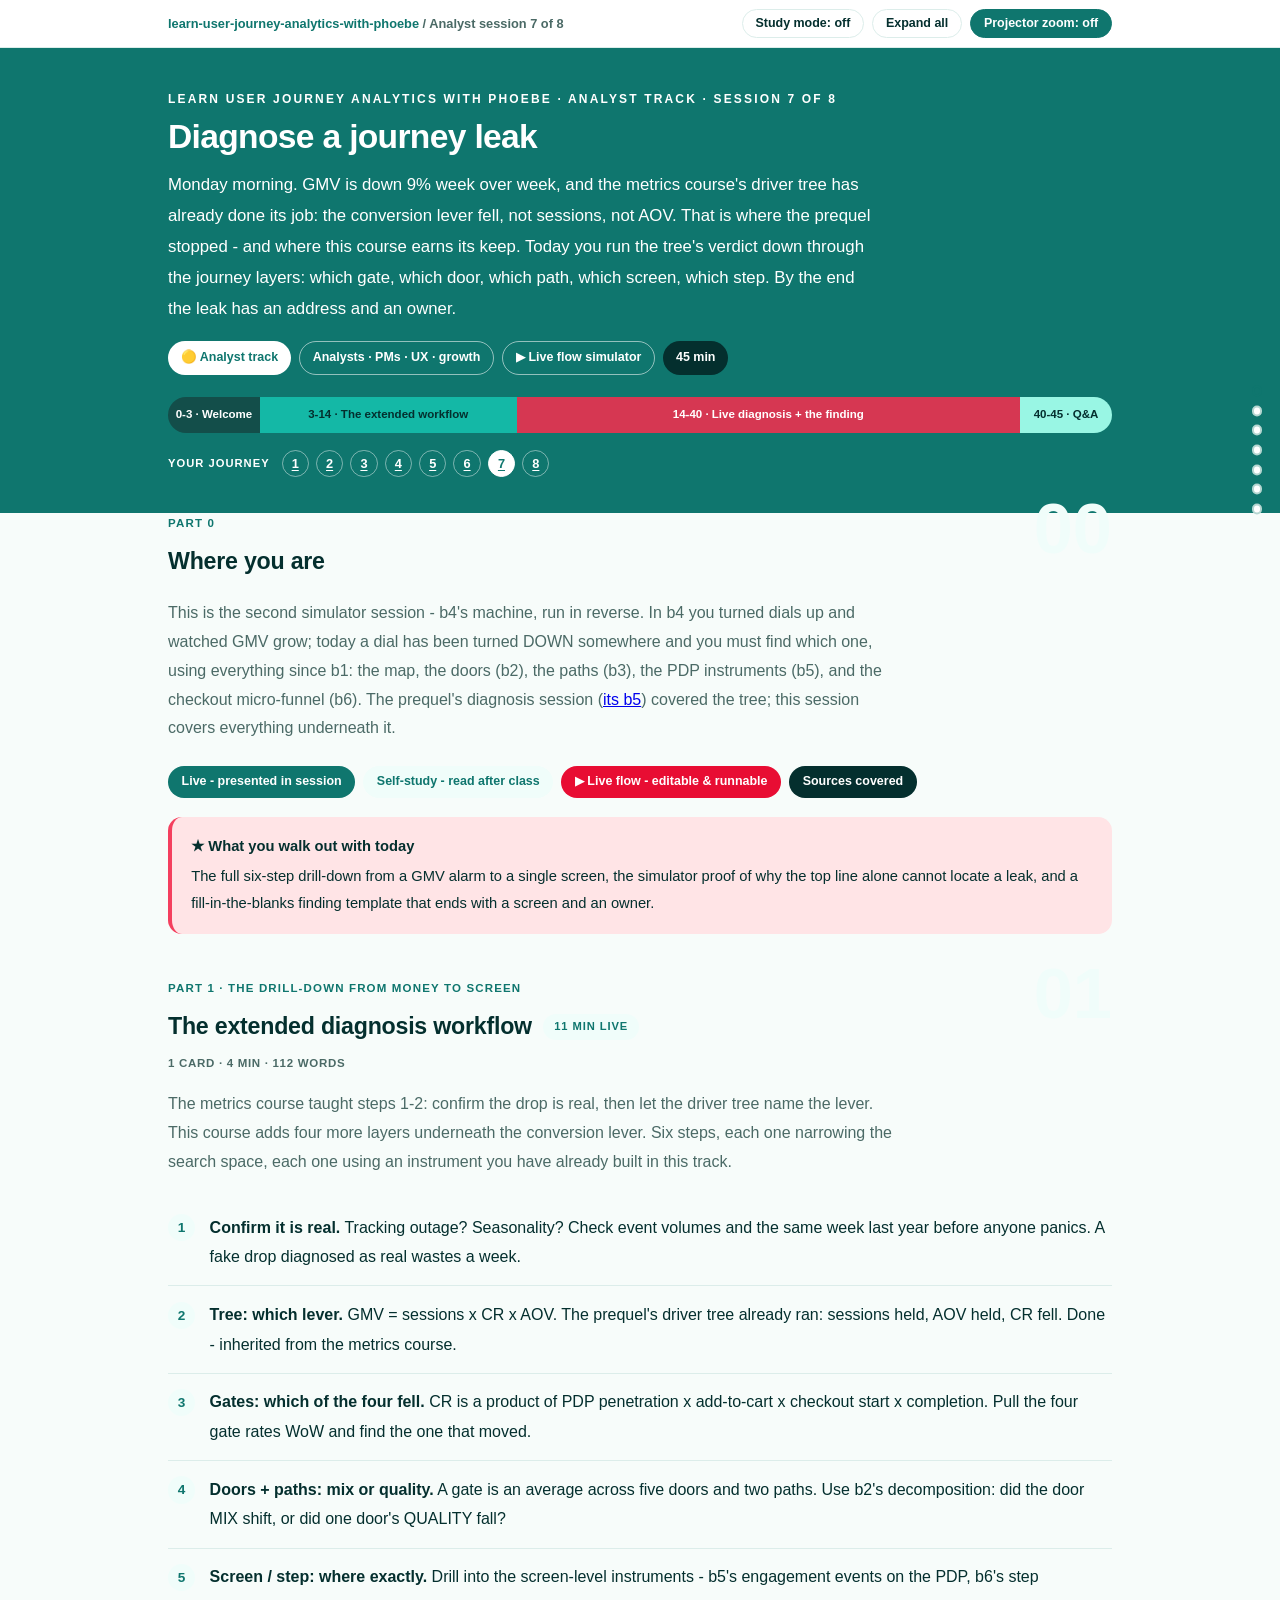
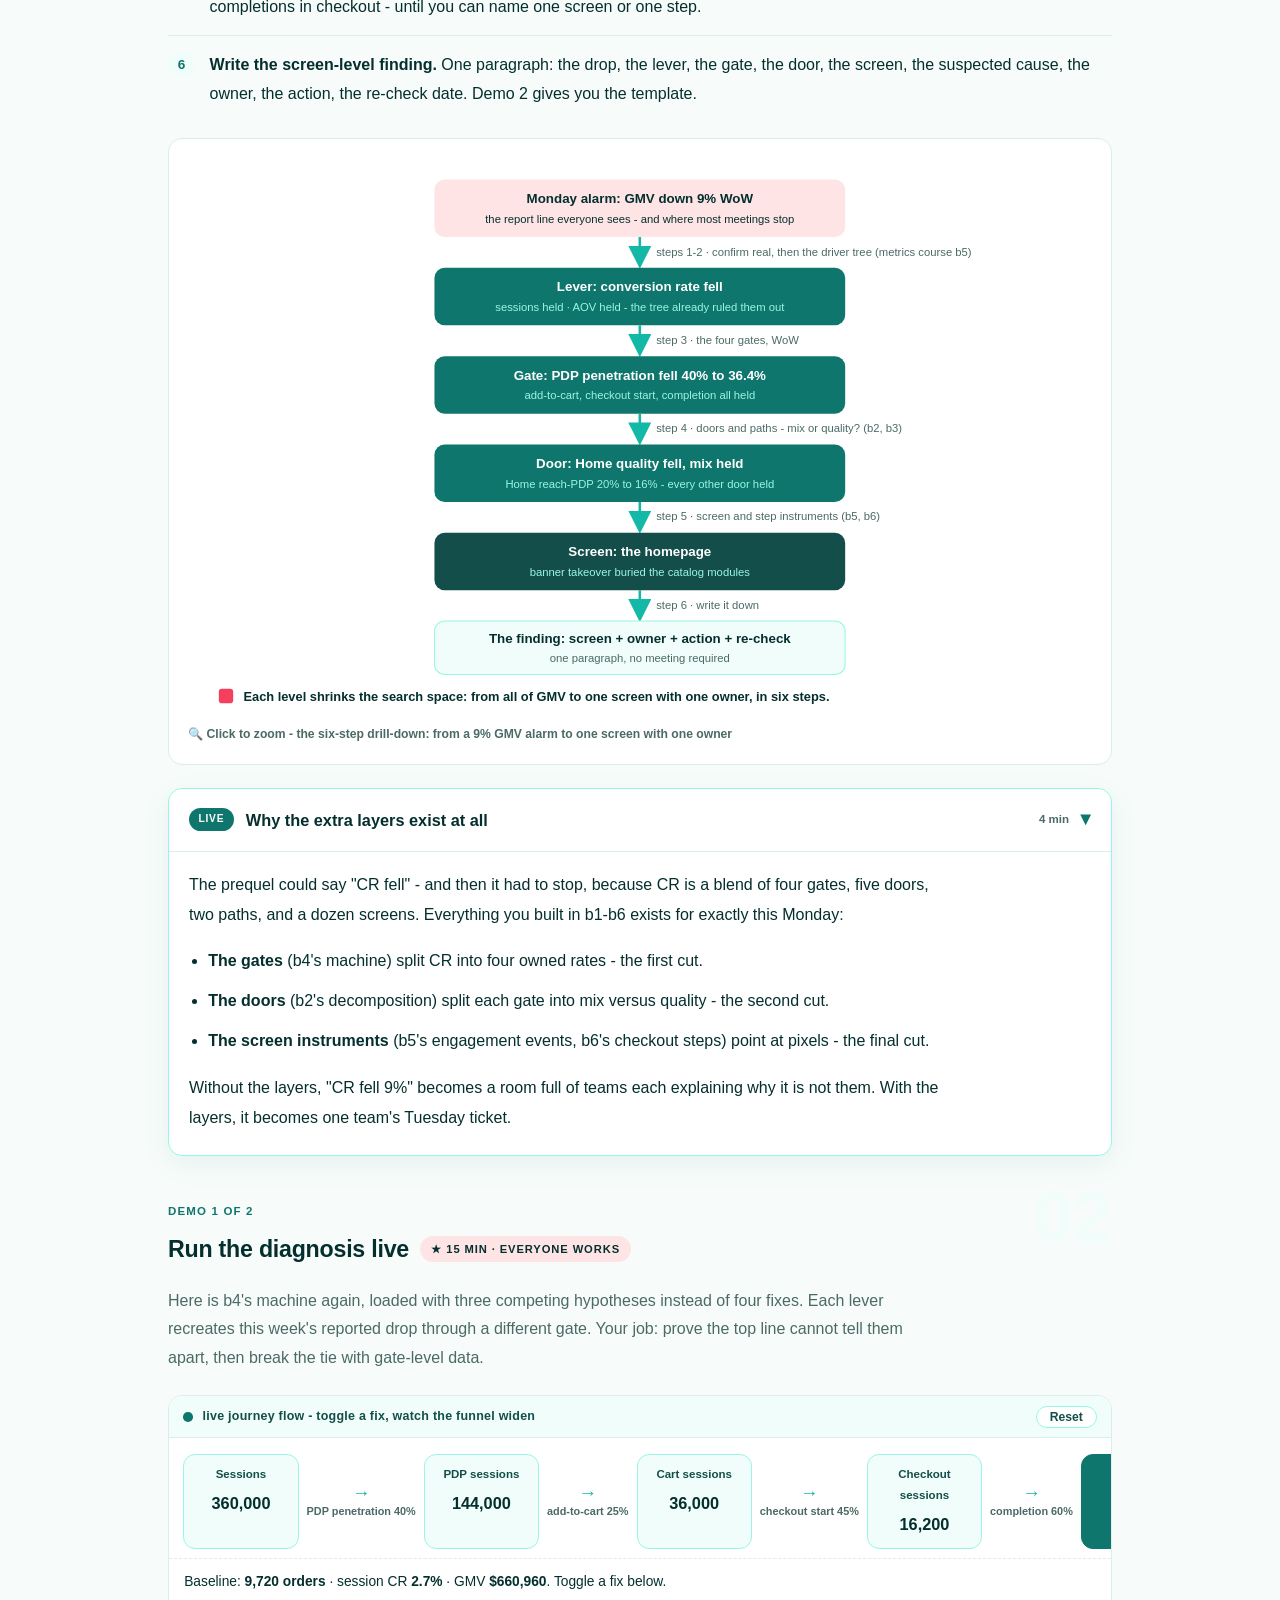
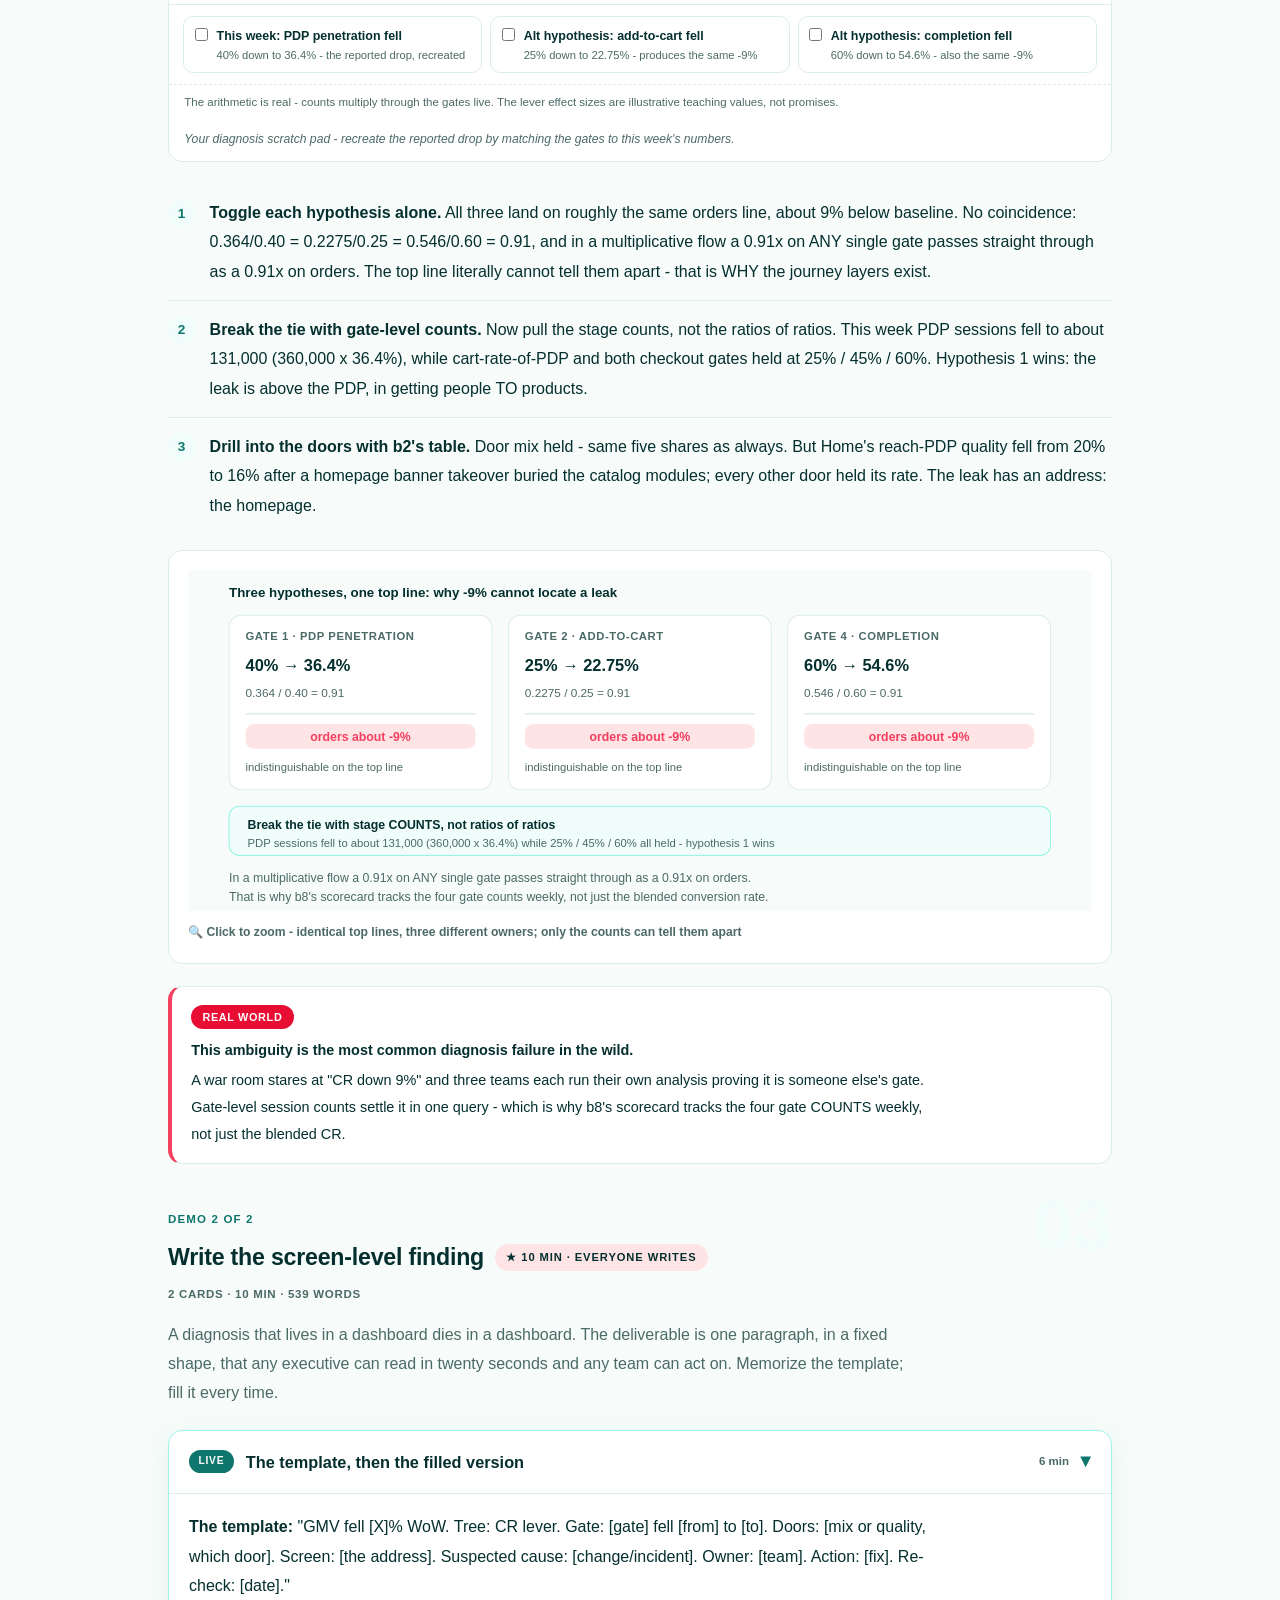
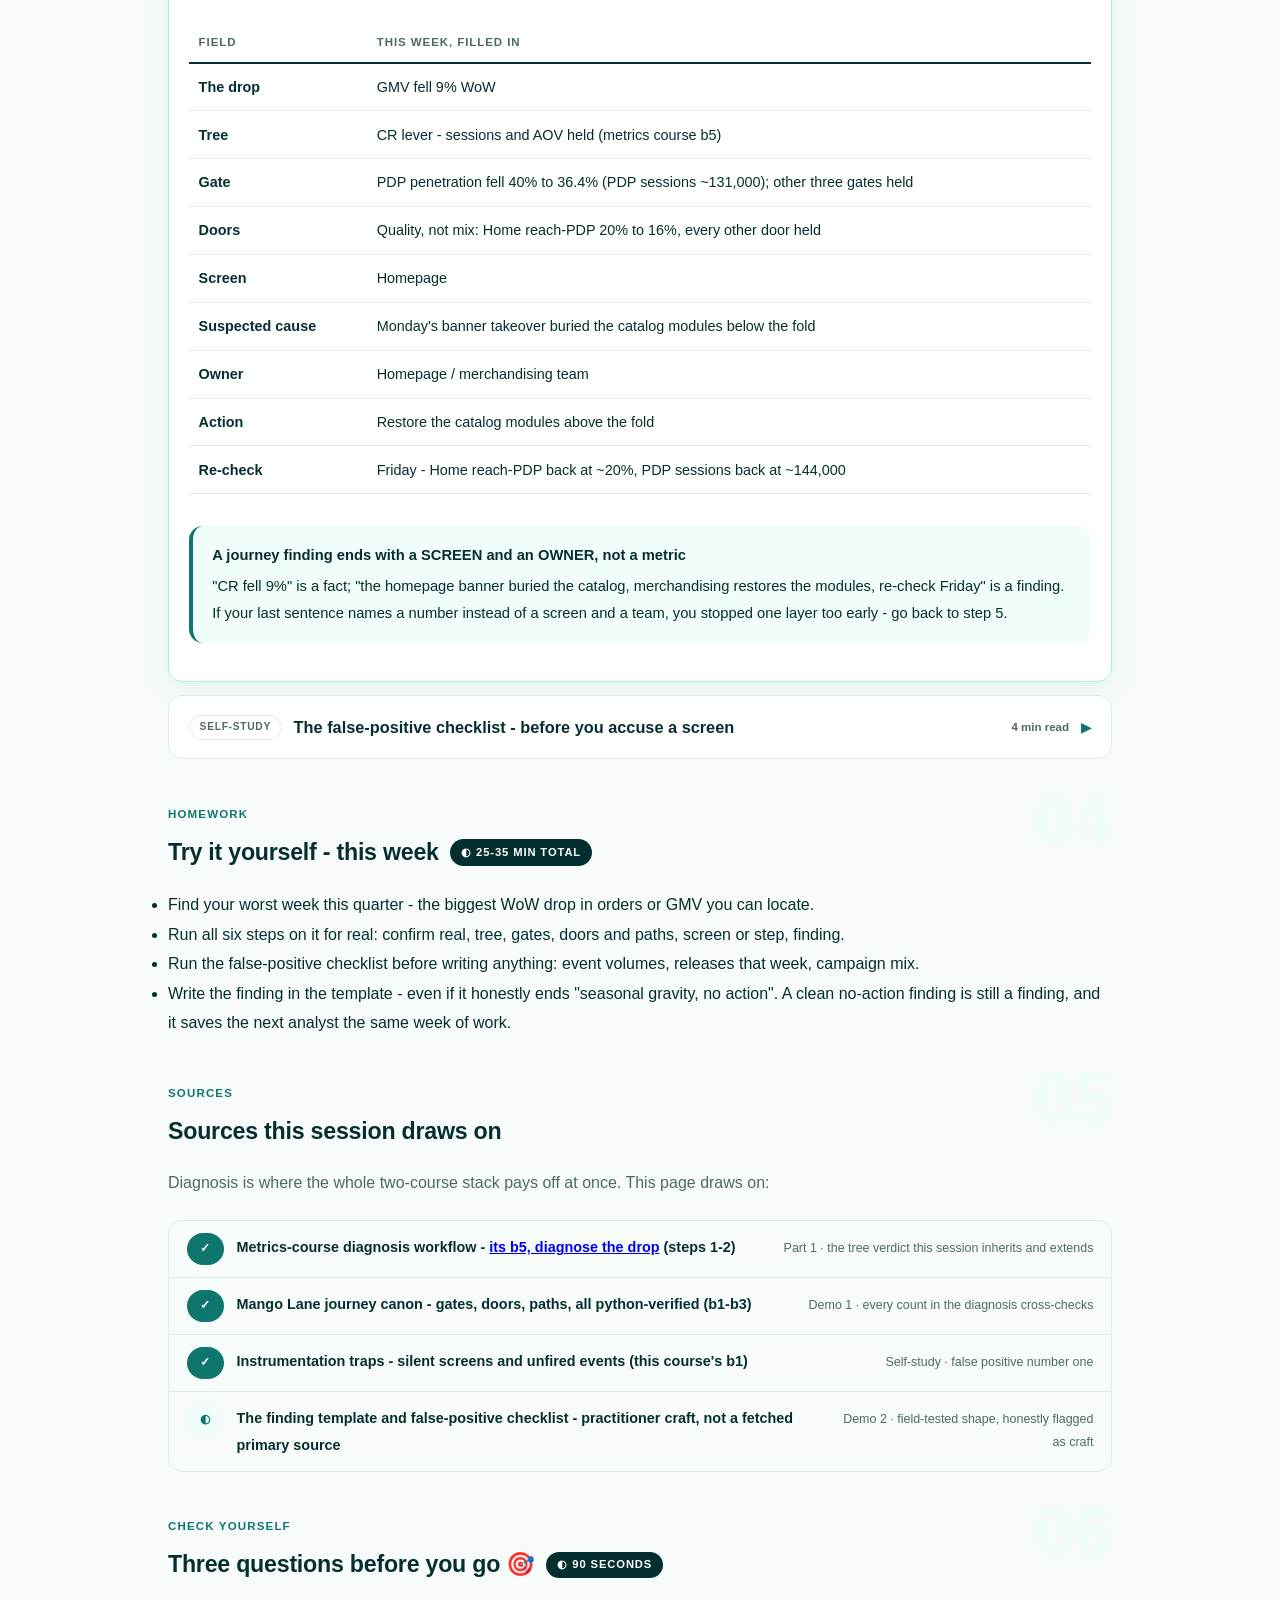
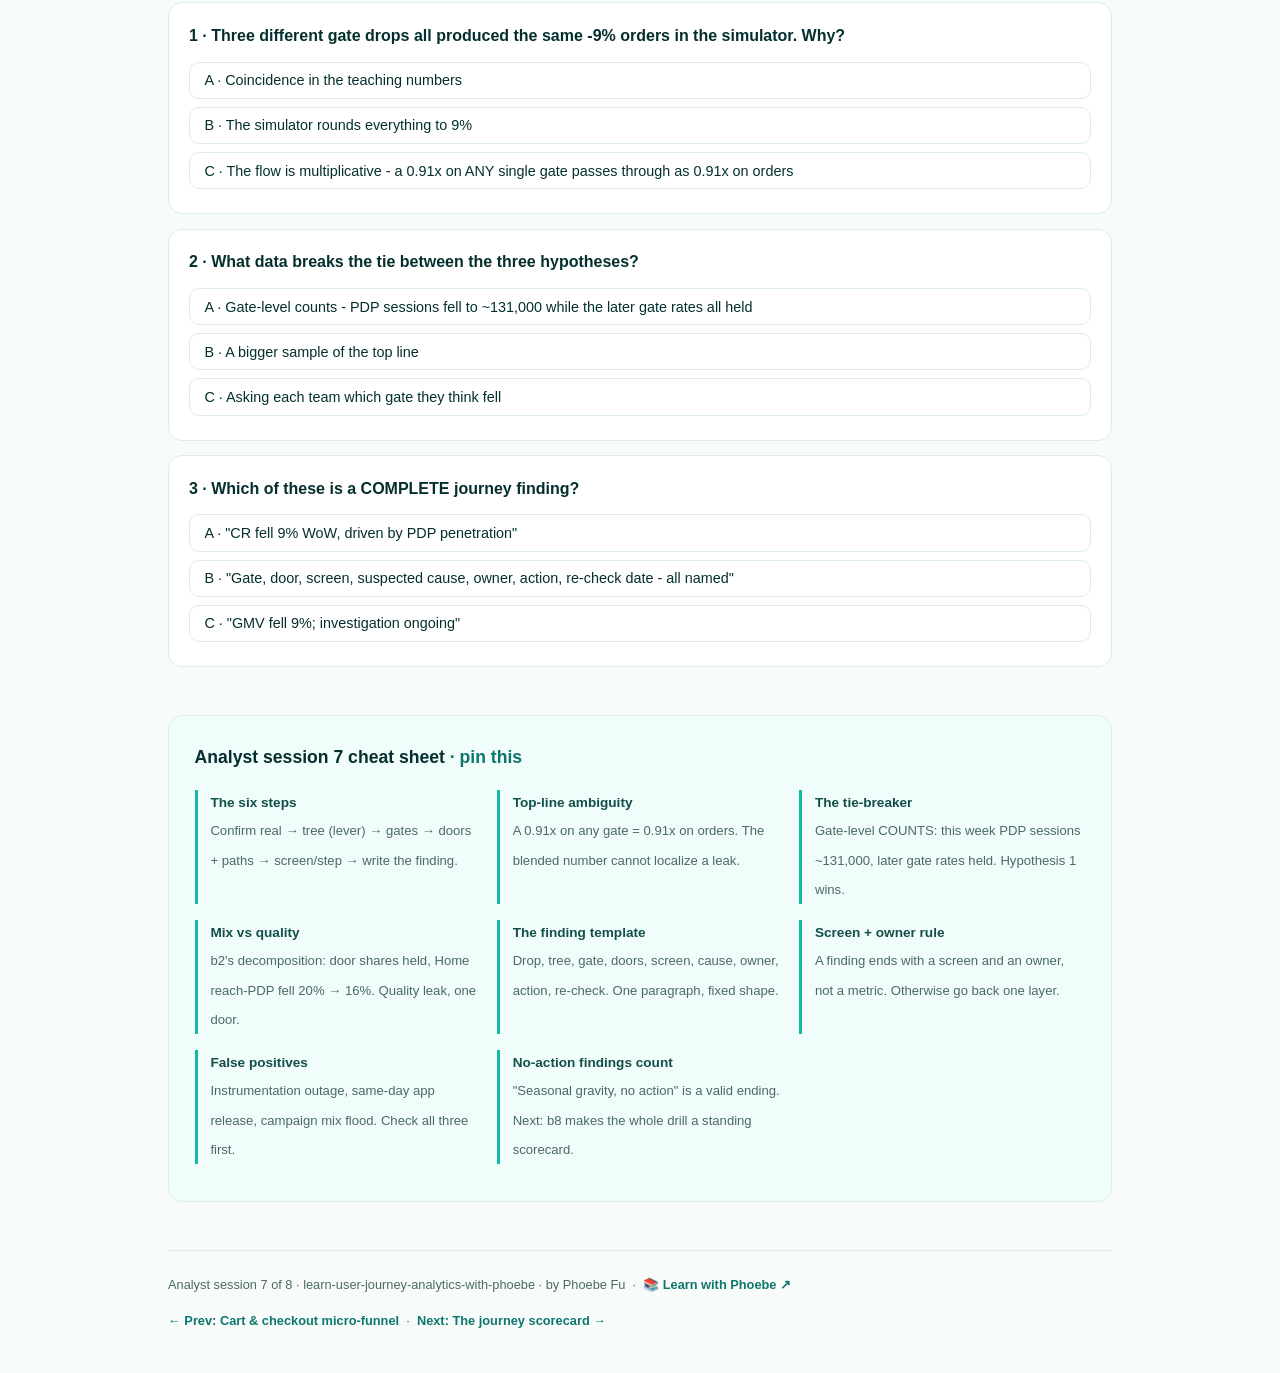
<file: courses/b7-diagnose-a-journey-leak.html>
<!DOCTYPE html>
<html lang="en">
<head>
<meta charset="UTF-8">
<meta name="viewport" content="width=device-width, initial-scale=1.0">
<!-- social:start -->
<meta name="description" content="This is the second simulator session - b4&#x27;s machine, run in reverse. In b4 you turned dials up and watched GMV grow; today a dial has been turned DOWN somewhere and you must find which one...">
<meta property="og:type" content="article">
<meta property="og:site_name" content="Learn with Phoebe">
<meta property="og:title" content="Diagnose a journey leak - learn user journey analytics with phoebe">
<meta property="og:description" content="This is the second simulator session - b4&#x27;s machine, run in reverse. In b4 you turned dials up and watched GMV grow; today a dial has been turned DOWN somewhere and you must find which one...">
<meta property="og:url" content="https://phoebefu6.github.io/learn-user-journey-analytics-with-phoebe/courses/b7-diagnose-a-journey-leak.html">
<meta property="og:image" content="https://phoebefu6.github.io/learn-user-journey-analytics-with-phoebe/assets/og-cover.png">
<meta property="og:image:width" content="1200">
<meta property="og:image:height" content="630">
<meta name="twitter:card" content="summary_large_image">
<meta name="twitter:title" content="Diagnose a journey leak - learn user journey analytics with phoebe">
<meta name="twitter:description" content="This is the second simulator session - b4&#x27;s machine, run in reverse. In b4 you turned dials up and watched GMV grow; today a dial has been turned DOWN somewhere and you must find which one...">
<meta name="twitter:image" content="https://phoebefu6.github.io/learn-user-journey-analytics-with-phoebe/assets/og-cover.png">
<!-- social:end -->
<title>Analyst session 7 · Diagnose a journey leak - learn user journey analytics with phoebe</title>
<link rel="stylesheet" href="../assets/style.css?v=29">
</head>
<body>

<div class="toolbar">
  <div class="wrap">
    <span class="crumb"><a href="../index.html">learn-user-journey-analytics-with-phoebe</a> / Analyst session 7 of 8</span>
    <button class="btn" id="toggle-all" type="button">Expand all</button>
    <button class="btn primary" id="zoom-toggle" type="button">Projector zoom: off</button>
  </div>
</div>

<header class="masthead">
  <div class="wrap">
    <div class="eyebrow">Learn User Journey Analytics with Phoebe · Analyst track · Session 7 of 8</div>
    <h1>Diagnose <span class="accent">a journey leak</span></h1>
    <p class="sub">Monday morning. GMV is down 9% week over week, and the metrics course's driver tree has already done its job: the conversion lever fell, not sessions, not AOV. That is where the prequel stopped - and where this course earns its keep. Today you run the tree's verdict down through the journey layers: which gate, which door, which path, which screen, which step. By the end the leak has an address and an owner.</p>
    <div class="chip-row">
      <span class="chip level">🟡 Analyst track</span>
      <span class="chip audience">Analysts · PMs · UX · growth</span>
      <span class="chip audience">▶ Live flow simulator</span>
      <span class="chip time">45 min</span>
    </div>
    <div class="agenda">
      <span class="a1" style="flex:1">0-3 · Welcome</span>
      <span class="a2" style="flex:3">3-14 · The extended workflow</span>
      <span class="a3" style="flex:6">14-40 · Live diagnosis + the finding</span>
      <span class="a4" style="flex:1">40-45 · Q&amp;A</span>
    </div>
  </div>
</header>

<main class="wrap">

  <!-- ============ INTRO ============ -->
  <section class="section" id="intro">
    <div class="section-kicker">
      <span class="klabel">Part 0</span>
      <h2>Where you are</h2>
    </div>
    <p class="lede">This is the second simulator session - b4's machine, run in reverse. In b4 you turned dials up and watched GMV grow; today a dial has been turned DOWN somewhere and you must find which one, using everything since b1: the map, the doors (b2), the paths (b3), the PDP instruments (b5), and the checkout micro-funnel (b6). The prequel's diagnosis session (<a href="https://phoebefu6.github.io/learn-ecommerce-metrics-with-phoebe/courses/b5-diagnose-the-drop.html">its b5</a>) covered the tree; this session covers everything underneath it.</p>
    <div class="legend">
      <span class="pill solid">Live - presented in session</span>
      <span class="pill light">Self-study - read after class</span>
      <span class="pill peach">▶ Live flow - editable &amp; runnable</span>
      <span class="pill inkpill">Sources covered</span>
    </div>
    <div class="callout win">
      <strong>★ What you walk out with today</strong>
      The full six-step drill-down from a GMV alarm to a single screen, the simulator proof of why the top line alone cannot locate a leak, and a fill-in-the-blanks finding template that ends with a screen and an owner.
    </div>
  </section>

  <!-- ============ PART 1: THE WORKFLOW ============ -->
  <section class="section" id="workflow">
    <div class="section-kicker">
      <span class="klabel">Part 1 · the drill-down from money to screen</span>
      <h2>The extended diagnosis workflow <span class="tag concept">11 min live</span></h2>
    </div>
    <p class="lede">The metrics course taught steps 1-2: confirm the drop is real, then let the driver tree name the lever. This course adds four more layers underneath the conversion lever. Six steps, each one narrowing the search space, each one using an instrument you have already built in this track.</p>

    <div class="steps">
      <div class="step"><p><strong>Confirm it is real.</strong> Tracking outage? Seasonality? Check event volumes and the same week last year before anyone panics. A fake drop diagnosed as real wastes a week.</p></div>
      <div class="step"><p><strong>Tree: which lever.</strong> GMV = sessions x CR x AOV. The prequel's driver tree already ran: sessions held, AOV held, CR fell. Done - inherited from the metrics course.</p></div>
      <div class="step"><p><strong>Gates: which of the four fell.</strong> CR is a product of PDP penetration x add-to-cart x checkout start x completion. Pull the four gate rates WoW and find the one that moved.</p></div>
      <div class="step"><p><strong>Doors + paths: mix or quality.</strong> A gate is an average across five doors and two paths. Use b2's decomposition: did the door MIX shift, or did one door's QUALITY fall?</p></div>
      <div class="step"><p><strong>Screen / step: where exactly.</strong> Drill into the screen-level instruments - b5's engagement events on the PDP, b6's step completions in checkout - until you can name one screen or one step.</p></div>
      <div class="step"><p><strong>Write the screen-level finding.</strong> One paragraph: the drop, the lever, the gate, the door, the screen, the suspected cause, the owner, the action, the re-check date. Demo 2 gives you the template.</p></div>
    </div>

    <figure class="zoomable">
      <svg viewBox="0 0 880 540" xmlns="http://www.w3.org/2000/svg" role="img" aria-label="The six-step drill-down from a GMV alarm to a single screen: lever, gate, door, screen, finding">
        <style>
          .dlgH { font: 700 13px Inter, sans-serif; fill: #042F2E; }
          .dlgC { font: 400 11px Inter, sans-serif; fill: #4B6A66; }
          .dlgT { font: 800 13px Inter, sans-serif; fill: #FFFFFF; }
          .dlgS { font: 400 11px Inter, sans-serif; fill: #99F6E4; }
          .dlgN { font: 600 12.5px Inter, sans-serif; fill: #042F2E; }
          .dlgArr { stroke: #14B8A6; stroke-width: 2.5; fill: none; marker-end: url(#dlgArrHead); }
        </style>
        <defs>
          <marker id="dlgArrHead" markerWidth="9" markerHeight="9" refX="7" refY="4.5" orient="auto">
            <path d="M0,0 L9,4.5 L0,9 z" fill="#14B8A6"/>
          </marker>
        </defs>

        <rect x="240" y="20" width="400" height="56" rx="10" fill="#FFE4E6"/>
        <text class="dlgH" x="440" y="43" text-anchor="middle" style="fill:#042F2E">Monday alarm: GMV down 9% WoW</text>
        <text class="dlgC" x="440" y="62" text-anchor="middle" style="fill:#042F2E">the report line everyone sees - and where most meetings stop</text>

        <path class="dlgArr" d="M440,76 L440,102"/>
        <text class="dlgC" x="456" y="94" text-anchor="start">steps 1-2 · confirm real, then the driver tree (metrics course b5)</text>

        <rect x="240" y="106" width="400" height="56" rx="10" fill="#0F766E"/>
        <text class="dlgT" x="440" y="129" text-anchor="middle">Lever: conversion rate fell</text>
        <text class="dlgS" x="440" y="148" text-anchor="middle">sessions held · AOV held - the tree already ruled them out</text>

        <path class="dlgArr" d="M440,162 L440,188"/>
        <text class="dlgC" x="456" y="180" text-anchor="start">step 3 · the four gates, WoW</text>

        <rect x="240" y="192" width="400" height="56" rx="10" fill="#0F766E"/>
        <text class="dlgT" x="440" y="215" text-anchor="middle">Gate: PDP penetration fell 40% to 36.4%</text>
        <text class="dlgS" x="440" y="234" text-anchor="middle">add-to-cart, checkout start, completion all held</text>

        <path class="dlgArr" d="M440,248 L440,274"/>
        <text class="dlgC" x="456" y="266" text-anchor="start">step 4 · doors and paths - mix or quality? (b2, b3)</text>

        <rect x="240" y="278" width="400" height="56" rx="10" fill="#0F766E"/>
        <text class="dlgT" x="440" y="301" text-anchor="middle">Door: Home quality fell, mix held</text>
        <text class="dlgS" x="440" y="320" text-anchor="middle">Home reach-PDP 20% to 16% - every other door held</text>

        <path class="dlgArr" d="M440,334 L440,360"/>
        <text class="dlgC" x="456" y="352" text-anchor="start">step 5 · screen and step instruments (b5, b6)</text>

        <rect x="240" y="364" width="400" height="56" rx="10" fill="#134E4A"/>
        <text class="dlgT" x="440" y="387" text-anchor="middle">Screen: the homepage</text>
        <text class="dlgS" x="440" y="406" text-anchor="middle">banner takeover buried the catalog modules</text>

        <path class="dlgArr" d="M440,420 L440,446"/>
        <text class="dlgC" x="456" y="438" text-anchor="start">step 6 · write it down</text>

        <rect x="240" y="450" width="400" height="52" rx="10" fill="#F0FDFA" stroke="#99F6E4"/>
        <text class="dlgH" x="440" y="471" text-anchor="middle">The finding: screen + owner + action + re-check</text>
        <text class="dlgC" x="440" y="490" text-anchor="middle">one paragraph, no meeting required</text>

        <rect x="30" y="516" width="14" height="14" rx="3" fill="#F43F5E"/>
        <text class="dlgN" x="54" y="528">Each level shrinks the search space: from all of GMV to one screen with one owner, in six steps.</text>
      </svg>
      <figcaption>🔍 Click to zoom - the six-step drill-down: from a 9% GMV alarm to one screen with one owner</figcaption>
    </figure>

    <details class="card" open>
      <summary><span class="mode live">Live</span>Why the extra layers exist at all<span class="mini">4 min</span><span class="caret">▶</span></summary>
      <div class="body">
        <p>The prequel could say "CR fell" - and then it had to stop, because CR is a blend of four gates, five doors, two paths, and a dozen screens. Everything you built in b1-b6 exists for exactly this Monday:</p>
        <ul>
          <li><strong>The gates</strong> (b4's machine) split CR into four owned rates - the first cut.</li>
          <li><strong>The doors</strong> (b2's decomposition) split each gate into mix versus quality - the second cut.</li>
          <li><strong>The screen instruments</strong> (b5's engagement events, b6's checkout steps) point at pixels - the final cut.</li>
        </ul>
        <p>Without the layers, "CR fell 9%" becomes a room full of teams each explaining why it is not them. With the layers, it becomes one team's Tuesday ticket.</p>
      </div>
    </details>
  </section>

  <!-- ============ DEMO 1: THE LIVE DIAGNOSIS ============ -->
  <section class="section" id="demo-1">
    <div class="section-kicker">
      <span class="klabel">Demo 1 of 2</span>
      <h2>Run the diagnosis live <span class="tag demo">★ 15 min · everyone works</span></h2>
    </div>
    <p class="lede">Here is b4's machine again, loaded with three competing hypotheses instead of four fixes. Each lever recreates this week's reported drop through a different gate. Your job: prove the top line cannot tell them apart, then break the tie with gate-level data.</p>

    <div class="flowbox" data-caption="Your diagnosis scratch pad - recreate the reported drop by matching the gates to this week's numbers.">
<pre class="flow-src">{
  "sessions": 360000, "aov": 68,
  "stages": [
    { "label": "Sessions" },
    { "label": "PDP sessions",      "rate": 0.40, "rateLabel": "PDP penetration" },
    { "label": "Cart sessions",     "rate": 0.25, "rateLabel": "add-to-cart" },
    { "label": "Checkout sessions", "rate": 0.45, "rateLabel": "checkout start" },
    { "label": "Orders",            "rate": 0.60, "rateLabel": "completion" }
  ],
  "levers": [
    { "stage": 1, "to": 0.364, "label": "This week: PDP penetration fell", "desc": "40% down to 36.4% - the reported drop, recreated" },
    { "stage": 2, "to": 0.2275, "label": "Alt hypothesis: add-to-cart fell", "desc": "25% down to 22.75% - produces the same -9%" },
    { "stage": 4, "to": 0.546, "label": "Alt hypothesis: completion fell", "desc": "60% down to 54.6% - also the same -9%" }
  ]
}</pre>
    </div>

    <div class="steps">
      <div class="step"><p><strong>Toggle each hypothesis alone.</strong> All three land on roughly the same orders line, about 9% below baseline. No coincidence: 0.364/0.40 = 0.2275/0.25 = 0.546/0.60 = 0.91, and in a multiplicative flow a 0.91x on ANY single gate passes straight through as a 0.91x on orders. The top line literally cannot tell them apart - that is WHY the journey layers exist.</p></div>
      <div class="step"><p><strong>Break the tie with gate-level counts.</strong> Now pull the stage counts, not the ratios of ratios. This week PDP sessions fell to about 131,000 (360,000 x 36.4%), while cart-rate-of-PDP and both checkout gates held at 25% / 45% / 60%. Hypothesis 1 wins: the leak is above the PDP, in getting people TO products.</p></div>
      <div class="step"><p><strong>Drill into the doors with b2's table.</strong> Door mix held - same five shares as always. But Home's reach-PDP quality fell from 20% to 16% after a homepage banner takeover buried the catalog modules; every other door held its rate. The leak has an address: the homepage.</p></div>
    </div>

    <figure class="zoomable">
      <svg viewBox="0 0 880 332" xmlns="http://www.w3.org/2000/svg" role="img" aria-label="Three competing hypotheses that each recreate the same 9 percent order drop. PDP penetration falling from 40 to 36.4 percent, add-to-cart falling from 25 to 22.75 percent, and completion falling from 60 to 54.6 percent are all a 0.91 multiple, so all three land on the same orders line. The tie is broken with stage counts: PDP sessions fell to about 131,000 while add-to-cart, checkout start and completion all held at 25, 45 and 60 percent.">
        <style>
          .b7hyT { font: 700 13px Inter, sans-serif; fill: #042F2E; }
          .b7hyE { font: 700 11px Inter, sans-serif; fill: #4B6A66; letter-spacing: .05em; }
          .b7hyG { font: 800 16px Inter, sans-serif; fill: #042F2E; }
          .b7hyR { font: 400 11.5px Inter, sans-serif; fill: #4B6A66; }
          .b7hyC { font: 800 12px Inter, sans-serif; fill: #F43F5E; }
          .b7hyS { font: 400 11px Inter, sans-serif; fill: #4B6A66; }
          .b7hyP { font: 700 12px Inter, sans-serif; fill: #042F2E; }
          .b7hyQ { font: 400 11px Inter, sans-serif; fill: #4B6A66; }
          .b7hyN { font: 400 12px Inter, sans-serif; fill: #4B6A66; }
        </style>
        <rect x="0" y="0" width="880" height="332" fill="#F7FCFA"/>
        <text class="b7hyT" x="40" y="26">Three hypotheses, one top line: why -9% cannot locate a leak</text>

        <rect x="40" y="44" width="256" height="170" rx="12" fill="#FFFFFF" stroke="#DCEDEA"/>
        <text class="b7hyE" x="56" y="68">GATE 1 · PDP PENETRATION</text>
        <text class="b7hyG" x="56" y="98">40% → 36.4%</text>
        <text class="b7hyR" x="56" y="124">0.364 / 0.40 = 0.91</text>
        <line x1="56" y1="140" x2="280" y2="140" stroke="#DCEDEA" stroke-width="1.5"/>
        <rect x="56" y="150" width="224" height="24" rx="8" fill="#FFE4E6"/>
        <text class="b7hyC" x="168" y="167" text-anchor="middle">orders about -9%</text>
        <text class="b7hyS" x="56" y="196">indistinguishable on the top line</text>

        <rect x="312" y="44" width="256" height="170" rx="12" fill="#FFFFFF" stroke="#DCEDEA"/>
        <text class="b7hyE" x="328" y="68">GATE 2 · ADD-TO-CART</text>
        <text class="b7hyG" x="328" y="98">25% → 22.75%</text>
        <text class="b7hyR" x="328" y="124">0.2275 / 0.25 = 0.91</text>
        <line x1="328" y1="140" x2="552" y2="140" stroke="#DCEDEA" stroke-width="1.5"/>
        <rect x="328" y="150" width="224" height="24" rx="8" fill="#FFE4E6"/>
        <text class="b7hyC" x="440" y="167" text-anchor="middle">orders about -9%</text>
        <text class="b7hyS" x="328" y="196">indistinguishable on the top line</text>

        <rect x="584" y="44" width="256" height="170" rx="12" fill="#FFFFFF" stroke="#DCEDEA"/>
        <text class="b7hyE" x="600" y="68">GATE 4 · COMPLETION</text>
        <text class="b7hyG" x="600" y="98">60% → 54.6%</text>
        <text class="b7hyR" x="600" y="124">0.546 / 0.60 = 0.91</text>
        <line x1="600" y1="140" x2="824" y2="140" stroke="#DCEDEA" stroke-width="1.5"/>
        <rect x="600" y="150" width="224" height="24" rx="8" fill="#FFE4E6"/>
        <text class="b7hyC" x="712" y="167" text-anchor="middle">orders about -9%</text>
        <text class="b7hyS" x="600" y="196">indistinguishable on the top line</text>

        <rect x="40" y="230" width="800" height="48" rx="10" fill="#F0FDFA" stroke="#99F6E4"/>
        <text class="b7hyP" x="58" y="252">Break the tie with stage COUNTS, not ratios of ratios</text>
        <text class="b7hyQ" x="58" y="270">PDP sessions fell to about 131,000 (360,000 x 36.4%) while 25% / 45% / 60% all held - hypothesis 1 wins</text>

        <text class="b7hyN" x="40" y="304">In a multiplicative flow a 0.91x on ANY single gate passes straight through as a 0.91x on orders.</text>
        <text class="b7hyN" x="40" y="322">That is why b8's scorecard tracks the four gate counts weekly, not just the blended conversion rate.</text>
      </svg>
      <figcaption>🔍 Click to zoom - identical top lines, three different owners; only the counts can tell them apart</figcaption>
    </figure>

    <div class="callout example">
      <span class="ex-pill">Real world</span>
      <p><strong>This ambiguity is the most common diagnosis failure in the wild.</strong> A war room stares at "CR down 9%" and three teams each run their own analysis proving it is someone else's gate. Gate-level session counts settle it in one query - which is why b8's scorecard tracks the four gate COUNTS weekly, not just the blended CR.</p>
    </div>
  </section>

  <!-- ============ DEMO 2: WRITE THE FINDING ============ -->
  <section class="section" id="demo-2">
    <div class="section-kicker">
      <span class="klabel">Demo 2 of 2</span>
      <h2>Write the screen-level finding <span class="tag demo">★ 10 min · everyone writes</span></h2>
    </div>
    <p class="lede">A diagnosis that lives in a dashboard dies in a dashboard. The deliverable is one paragraph, in a fixed shape, that any executive can read in twenty seconds and any team can act on. Memorize the template; fill it every time.</p>

    <details class="card" open>
      <summary><span class="mode live">Live</span>The template, then the filled version<span class="mini">6 min</span><span class="caret">▶</span></summary>
      <div class="body">
        <p><strong>The template:</strong> "GMV fell [X]% WoW. Tree: CR lever. Gate: [gate] fell [from] to [to]. Doors: [mix or quality, which door]. Screen: [the address]. Suspected cause: [change/incident]. Owner: [team]. Action: [fix]. Re-check: [date]."</p>
        <table class="clean">
          <thead><tr><th>Field</th><th>This week, filled in</th></tr></thead>
          <tbody>
            <tr><td>The drop</td><td>GMV fell 9% WoW</td></tr>
            <tr><td>Tree</td><td>CR lever - sessions and AOV held (metrics course b5)</td></tr>
            <tr><td>Gate</td><td>PDP penetration fell 40% to 36.4% (PDP sessions ~131,000); other three gates held</td></tr>
            <tr><td>Doors</td><td>Quality, not mix: Home reach-PDP 20% to 16%, every other door held</td></tr>
            <tr><td>Screen</td><td>Homepage</td></tr>
            <tr><td>Suspected cause</td><td>Monday's banner takeover buried the catalog modules below the fold</td></tr>
            <tr><td>Owner</td><td>Homepage / merchandising team</td></tr>
            <tr><td>Action</td><td>Restore the catalog modules above the fold</td></tr>
            <tr><td>Re-check</td><td>Friday - Home reach-PDP back at ~20%, PDP sessions back at ~144,000</td></tr>
          </tbody>
        </table>
        <div class="callout tip">
          <strong>A journey finding ends with a SCREEN and an OWNER, not a metric</strong>
          "CR fell 9%" is a fact; "the homepage banner buried the catalog, merchandising restores the modules, re-check Friday" is a finding. If your last sentence names a number instead of a screen and a team, you stopped one layer too early - go back to step 5.
        </div>
      </div>
    </details>

    <details class="card">
      <summary><span class="mode self">Self-study</span>The false-positive checklist - before you accuse a screen<span class="mini">4 min read</span><span class="caret">▶</span></summary>
      <div class="body">
        <p>Three impostors produce exactly this signature without any real behavior change. Run this checklist between step 1 and step 6, every time:</p>
        <ul>
          <li><strong>Instrumentation outage.</strong> A screen stopped firing its events - b1's trap. A silent view_item makes PDP penetration "fall" while shoppers browse happily. Check raw event volumes per screen BEFORE any business panic; a screen at near-zero events is a bug report, not a leak.</li>
          <li><strong>App release the same day.</strong> A new version can change what fires and when. Split every gate by app version: if the drop lives entirely in the new build, suspect the build - either its tracking or a genuinely broken screen it shipped.</li>
          <li><strong>Campaign mix.</strong> A paid flood through a weak door (say, a burst of Other-door retargeting) drags the blended gate down while every door's own quality holds. That is a mix effect, not a quality leak - b2's decomposition separates them in one table.</li>
        </ul>

        <figure class="zoomable">
          <svg viewBox="0 0 880 328" xmlns="http://www.w3.org/2000/svg" role="img" aria-label="A three-branch checklist to run when a gate rate falls. If a screen's events are at near-zero the finding is a bug report, not a leak, so check raw event volumes first. If an app release shipped the same day, split every gate by app version, because the drop may live in one build. If paid traffic flooded a weak door, it is a mix effect and every door's own quality held. Only if all three answers are no is it a real quality leak.">
            <style>
              .b7fpT { font: 700 13px Inter, sans-serif; fill: #042F2E; }
              .b7fpQ { font: 700 12px Inter, sans-serif; fill: #042F2E; }
              .b7fpS { font: 400 10.5px Inter, sans-serif; fill: #4B6A66; }
              .b7fpB { font: 700 10px Inter, sans-serif; fill: #FFFFFF; letter-spacing: .05em; }
              .b7fpO { font: 400 11px Inter, sans-serif; fill: #134E4A; }
              .b7fpE { font: 700 10px Inter, sans-serif; fill: #0F766E; }
              .b7fpG { font: 700 12px Inter, sans-serif; fill: #042F2E; }
              .b7fpN { font: 400 12px Inter, sans-serif; fill: #4B6A66; }
            </style>
            <defs>
              <marker id="b7fpArw" markerWidth="8" markerHeight="8" refX="6" refY="4" orient="auto">
                <path d="M0,0 L8,4 L0,8 z" fill="#14B8A6"/>
              </marker>
            </defs>
            <rect x="0" y="0" width="880" height="328" fill="#F7FCFA"/>
            <text class="b7fpT" x="40" y="26">Before you accuse a screen: three impostors with the same signature</text>

            <rect x="40" y="140" width="230" height="60" rx="10" fill="#134E4A"/>
            <text class="b7fpQ" x="58" y="166" fill="#FFFFFF">A gate rate fell</text>
            <text class="b7fpS" x="58" y="184" fill="#B5D6D1">run this before step 6</text>

            <path d="M270,170 C292,170 288,87 306,87" fill="none" stroke="#14B8A6" stroke-width="2" marker-end="url(#b7fpArw)"/>
            <path d="M270,170 L306,170" fill="none" stroke="#14B8A6" stroke-width="2" marker-end="url(#b7fpArw)"/>
            <path d="M270,170 C292,170 288,247 306,247" fill="none" stroke="#14B8A6" stroke-width="2" marker-end="url(#b7fpArw)"/>

            <rect x="310" y="60" width="270" height="54" rx="10" fill="#FFFFFF" stroke="#DCEDEA"/>
            <text class="b7fpQ" x="326" y="84">Screen events at near-zero?</text>
            <text class="b7fpS" x="326" y="102">b1's trap - a silent view_item</text>

            <rect x="310" y="140" width="270" height="54" rx="10" fill="#FFFFFF" stroke="#DCEDEA"/>
            <text class="b7fpQ" x="326" y="164">App release the same day?</text>
            <text class="b7fpS" x="326" y="182">split every gate by app version</text>

            <rect x="310" y="220" width="270" height="54" rx="10" fill="#FFFFFF" stroke="#DCEDEA"/>
            <text class="b7fpQ" x="326" y="244">Paid flood through a weak door?</text>
            <text class="b7fpS" x="326" y="262">b2's decomposition separates it</text>

            <path d="M580,87 L604,87" fill="none" stroke="#14B8A6" stroke-width="2" marker-end="url(#b7fpArw)"/>
            <path d="M580,167 L604,167" fill="none" stroke="#14B8A6" stroke-width="2" marker-end="url(#b7fpArw)"/>
            <path d="M580,247 L604,247" fill="none" stroke="#14B8A6" stroke-width="2" marker-end="url(#b7fpArw)"/>
            <text class="b7fpE" x="592" y="78" text-anchor="middle">yes</text>
            <text class="b7fpE" x="592" y="158" text-anchor="middle">yes</text>
            <text class="b7fpE" x="592" y="238" text-anchor="middle">yes</text>

            <rect x="610" y="60" width="230" height="54" rx="10" fill="#FFE4E6"/>
            <rect x="624" y="74" width="110" height="18" rx="9" fill="#F43F5E"/>
            <text class="b7fpB" x="679" y="87" text-anchor="middle">BUG REPORT</text>
            <text class="b7fpO" x="624" y="106">check raw event volumes</text>

            <rect x="610" y="140" width="230" height="54" rx="10" fill="#FFE4E6"/>
            <rect x="624" y="154" width="110" height="18" rx="9" fill="#F43F5E"/>
            <text class="b7fpB" x="679" y="167" text-anchor="middle">BUILD ISSUE</text>
            <text class="b7fpO" x="624" y="186">the drop lives in one build</text>

            <rect x="610" y="220" width="230" height="54" rx="10" fill="#FFE4E6"/>
            <rect x="624" y="234" width="110" height="18" rx="9" fill="#F43F5E"/>
            <text class="b7fpB" x="679" y="247" text-anchor="middle">MIX EFFECT</text>
            <text class="b7fpO" x="624" y="266">every door's quality held</text>

            <text class="b7fpG" x="40" y="300">No to all three: it is a real quality leak - go to step 5 and name the screen.</text>
            <text class="b7fpN" x="40" y="320">Run it between step 1 and step 6, every time - all three produce the signature with no behaviour change.</text>
          </svg>
          <figcaption>🔍 Click to zoom - three of the cheapest checks in analytics stand between a dashboard and a false accusation</figcaption>
        </figure>
      </div>
    </details>
  </section>

  <!-- ============ HOMEWORK ============ -->
  <section class="section" id="exercise">
    <div class="section-kicker">
      <span class="klabel">Homework</span>
      <h2>Try it yourself - this week <span class="tag exercise">◐ 25-35 min total</span></h2>
    </div>
    <ul>
      <li>Find your worst week this quarter - the biggest WoW drop in orders or GMV you can locate.</li>
      <li>Run all six steps on it for real: confirm real, tree, gates, doors and paths, screen or step, finding.</li>
      <li>Run the false-positive checklist before writing anything: event volumes, releases that week, campaign mix.</li>
      <li>Write the finding in the template - even if it honestly ends "seasonal gravity, no action". A clean no-action finding is still a finding, and it saves the next analyst the same week of work.</li>
    </ul>
  </section>

  <!-- ============ SOURCES ============ -->
  <section class="section" id="official">
    <div class="section-kicker">
      <span class="klabel">Sources</span>
      <h2>Sources this session draws on</h2>
    </div>
    <p class="lede">Diagnosis is where the whole two-course stack pays off at once. This page draws on:</p>
    <div class="covered">
      <div class="covered-row"><span class="status pill solid">✓</span><span class="name">Metrics-course diagnosis workflow - <a href="https://phoebefu6.github.io/learn-ecommerce-metrics-with-phoebe/courses/b5-diagnose-the-drop.html">its b5, diagnose the drop</a> (steps 1-2)</span><span class="note">Part 1 · the tree verdict this session inherits and extends</span></div>
      <div class="covered-row"><span class="status pill solid">✓</span><span class="name">Mango Lane journey canon - gates, doors, paths, all python-verified (b1-b3)</span><span class="note">Demo 1 · every count in the diagnosis cross-checks</span></div>
      <div class="covered-row"><span class="status pill solid">✓</span><span class="name">Instrumentation traps - silent screens and unfired events (this course's b1)</span><span class="note">Self-study · false positive number one</span></div>
      <div class="covered-row"><span class="status pill light">◐</span><span class="name">The finding template and false-positive checklist - practitioner craft, not a fetched primary source</span><span class="note">Demo 2 · field-tested shape, honestly flagged as craft</span></div>
    </div>
  </section>

  <!-- ============ QUIZ ============ -->
  <section class="section" id="quiz">
    <div class="section-kicker">
      <span class="klabel">Check yourself</span>
      <h2>Three questions before you go 🎯 <span class="tag exercise">◐ 90 seconds</span></h2>
    </div>
    <div class="quiz-q" data-answer="2">
      <p class="qtext">1 · Three different gate drops all produced the same -9% orders in the simulator. Why?</p>
      <button class="qopt" type="button">A · Coincidence in the teaching numbers</button>
      <button class="qopt" type="button">B · The simulator rounds everything to 9%</button>
      <button class="qopt" type="button">C · The flow is multiplicative - a 0.91x on ANY single gate passes through as 0.91x on orders</button>
      <p class="qwhy">0.364/0.40 = 0.2275/0.25 = 0.546/0.60 = 0.91. The top line carries the product of the gates, so it cannot say which factor moved - that ambiguity is the whole reason the journey layers exist.</p>
    </div>
    <div class="quiz-q" data-answer="0">
      <p class="qtext">2 · What data breaks the tie between the three hypotheses?</p>
      <button class="qopt" type="button">A · Gate-level counts - PDP sessions fell to ~131,000 while the later gate rates all held</button>
      <button class="qopt" type="button">B · A bigger sample of the top line</button>
      <button class="qopt" type="button">C · Asking each team which gate they think fell</button>
      <p class="qwhy">The blended CR is ambiguous; the per-stage counts are not. One query showing PDP sessions down and cart/checkout/completion rates flat localizes the leak above the PDP immediately.</p>
    </div>
    <div class="quiz-q" data-answer="1">
      <p class="qtext">3 · Which of these is a COMPLETE journey finding?</p>
      <button class="qopt" type="button">A · "CR fell 9% WoW, driven by PDP penetration"</button>
      <button class="qopt" type="button">B · "Gate, door, screen, suspected cause, owner, action, re-check date - all named"</button>
      <button class="qopt" type="button">C · "GMV fell 9%; investigation ongoing"</button>
      <p class="qwhy">A finding ends with a screen and an owner, not a metric. Option A stops at step 3 of 6; the template forces you all the way down to the homepage, merchandising, and Friday's re-check.</p>
    </div>
    <p class="quiz-score"></p>
  </section>

  <!-- ============ CHEAT SHEET ============ -->
  <section class="cheat" id="cheatsheet">
    <h3>Analyst session 7 cheat sheet <span>· pin this</span></h3>
    <div class="grid-2">
      <div class="cheat-item"><b>The six steps</b><span>Confirm real → tree (lever) → gates → doors + paths → screen/step → write the finding.</span></div>
      <div class="cheat-item"><b>Top-line ambiguity</b><span>A 0.91x on any gate = 0.91x on orders. The blended number cannot localize a leak.</span></div>
      <div class="cheat-item"><b>The tie-breaker</b><span>Gate-level COUNTS: this week PDP sessions ~131,000, later gate rates held. Hypothesis 1 wins.</span></div>
      <div class="cheat-item"><b>Mix vs quality</b><span>b2's decomposition: door shares held, Home reach-PDP fell 20% → 16%. Quality leak, one door.</span></div>
      <div class="cheat-item"><b>The finding template</b><span>Drop, tree, gate, doors, screen, cause, owner, action, re-check. One paragraph, fixed shape.</span></div>
      <div class="cheat-item"><b>Screen + owner rule</b><span>A finding ends with a screen and an owner, not a metric. Otherwise go back one layer.</span></div>
      <div class="cheat-item"><b>False positives</b><span>Instrumentation outage, same-day app release, campaign mix flood. Check all three first.</span></div>
      <div class="cheat-item"><b>No-action findings count</b><span>"Seasonal gravity, no action" is a valid ending. Next: b8 makes the whole drill a standing scorecard.</span></div>
    </div>
  </section>

  <footer class="pagefoot">
    <span>Analyst session 7 of 8 · learn-user-journey-analytics-with-phoebe · by Phoebe Fu &nbsp;·&nbsp; 📚 <a href="https://phoebefu6.github.io/learn-with-phoebe/">Learn with Phoebe ↗</a></span>
    <span><a href="b6-cart-checkout-micro-funnel.html">← Prev: Cart &amp; checkout micro-funnel</a> &nbsp;·&nbsp; <a href="b8-the-journey-scorecard.html">Next: The journey scorecard →</a></span>
  </footer>

</main>

<script src="../assets/journey-live.js?v=7"></script>
<script src="../assets/tree-live.js?v=7"></script>
<script src="../assets/app.js?v=28"></script>
</body>
</html>
</file>
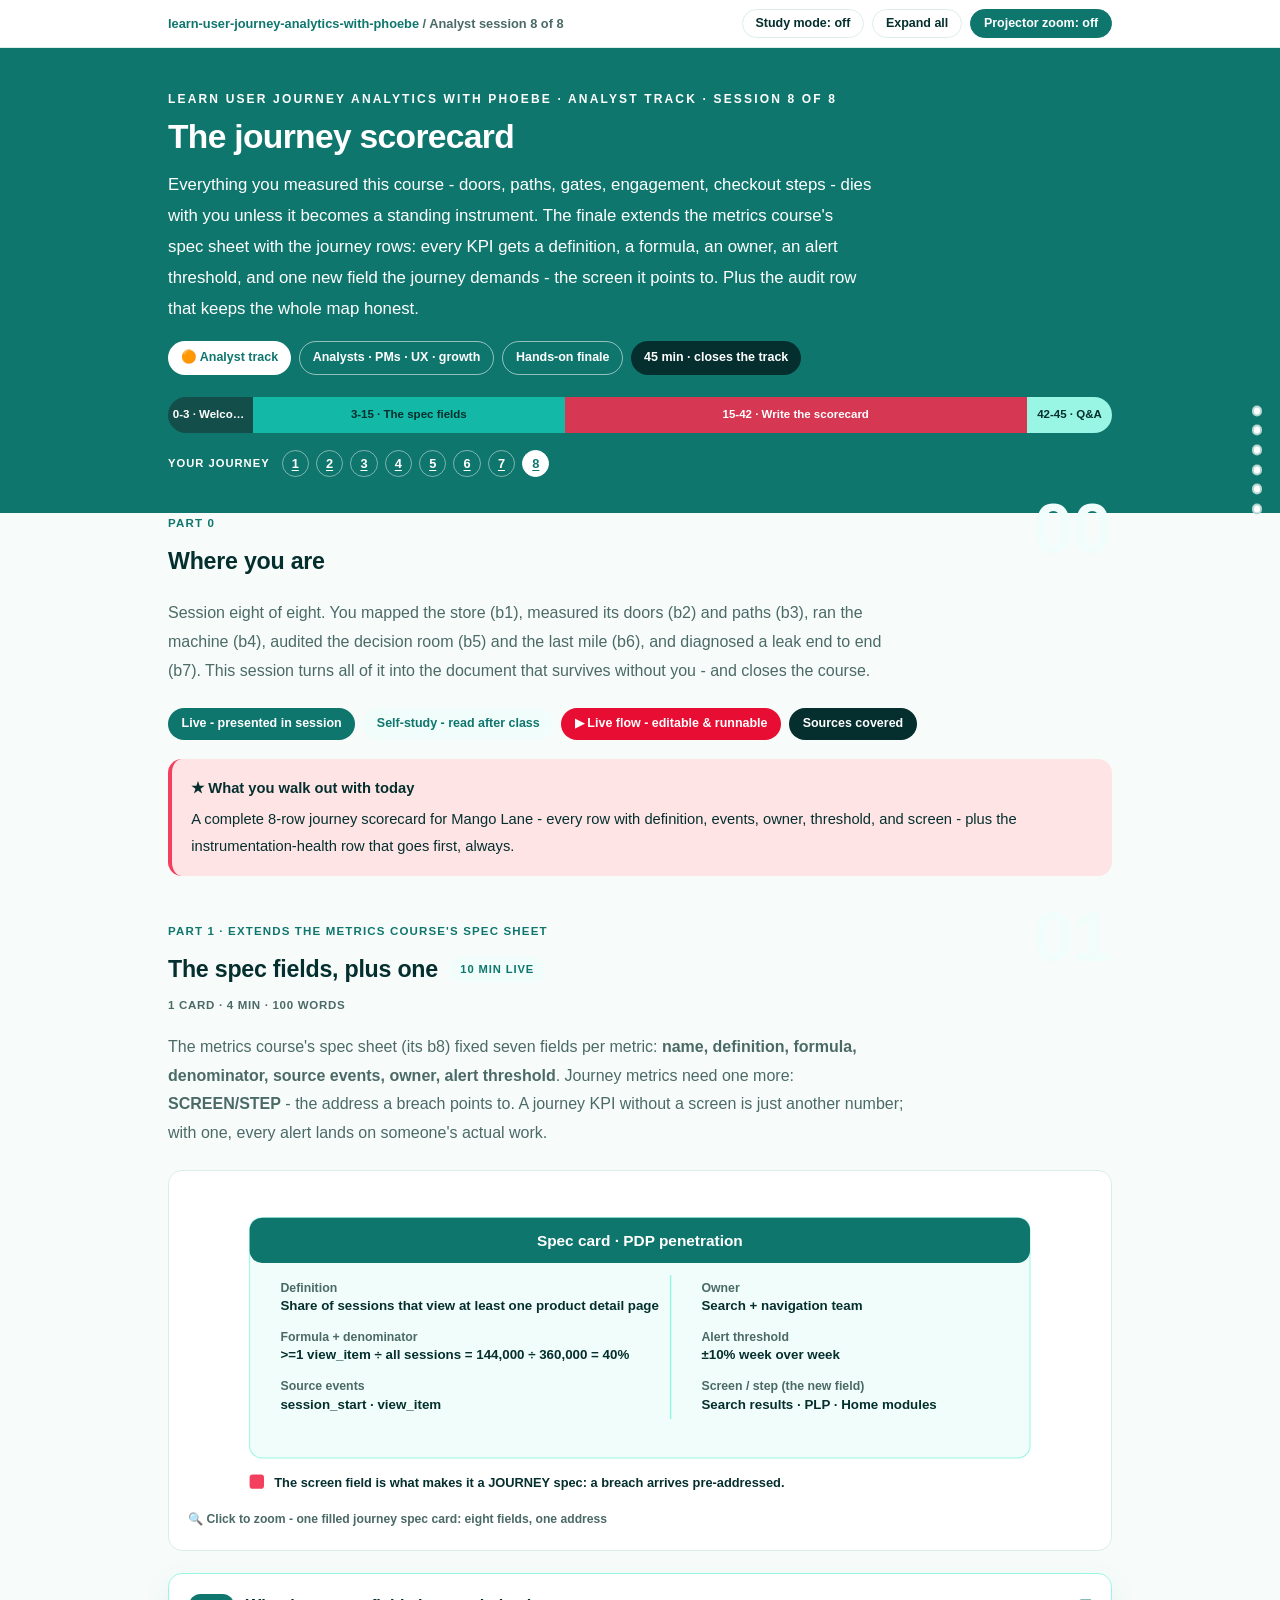
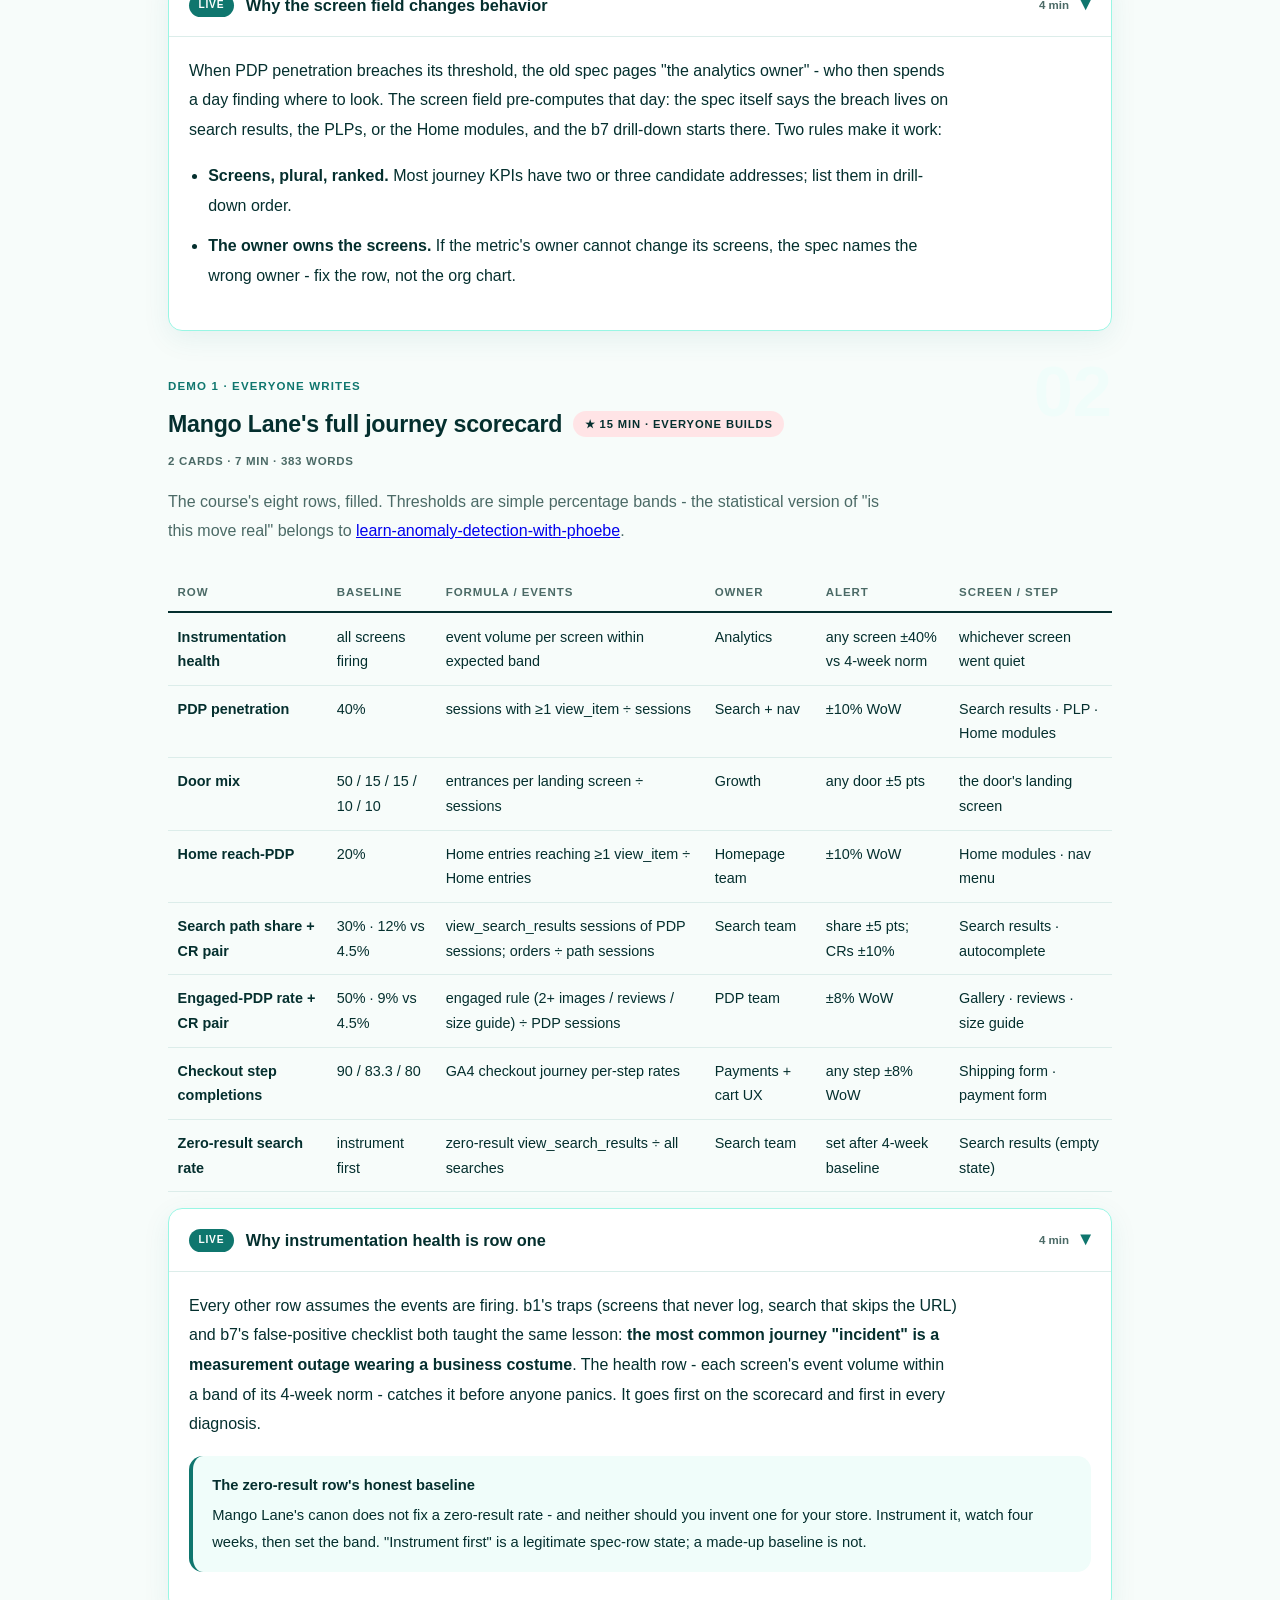
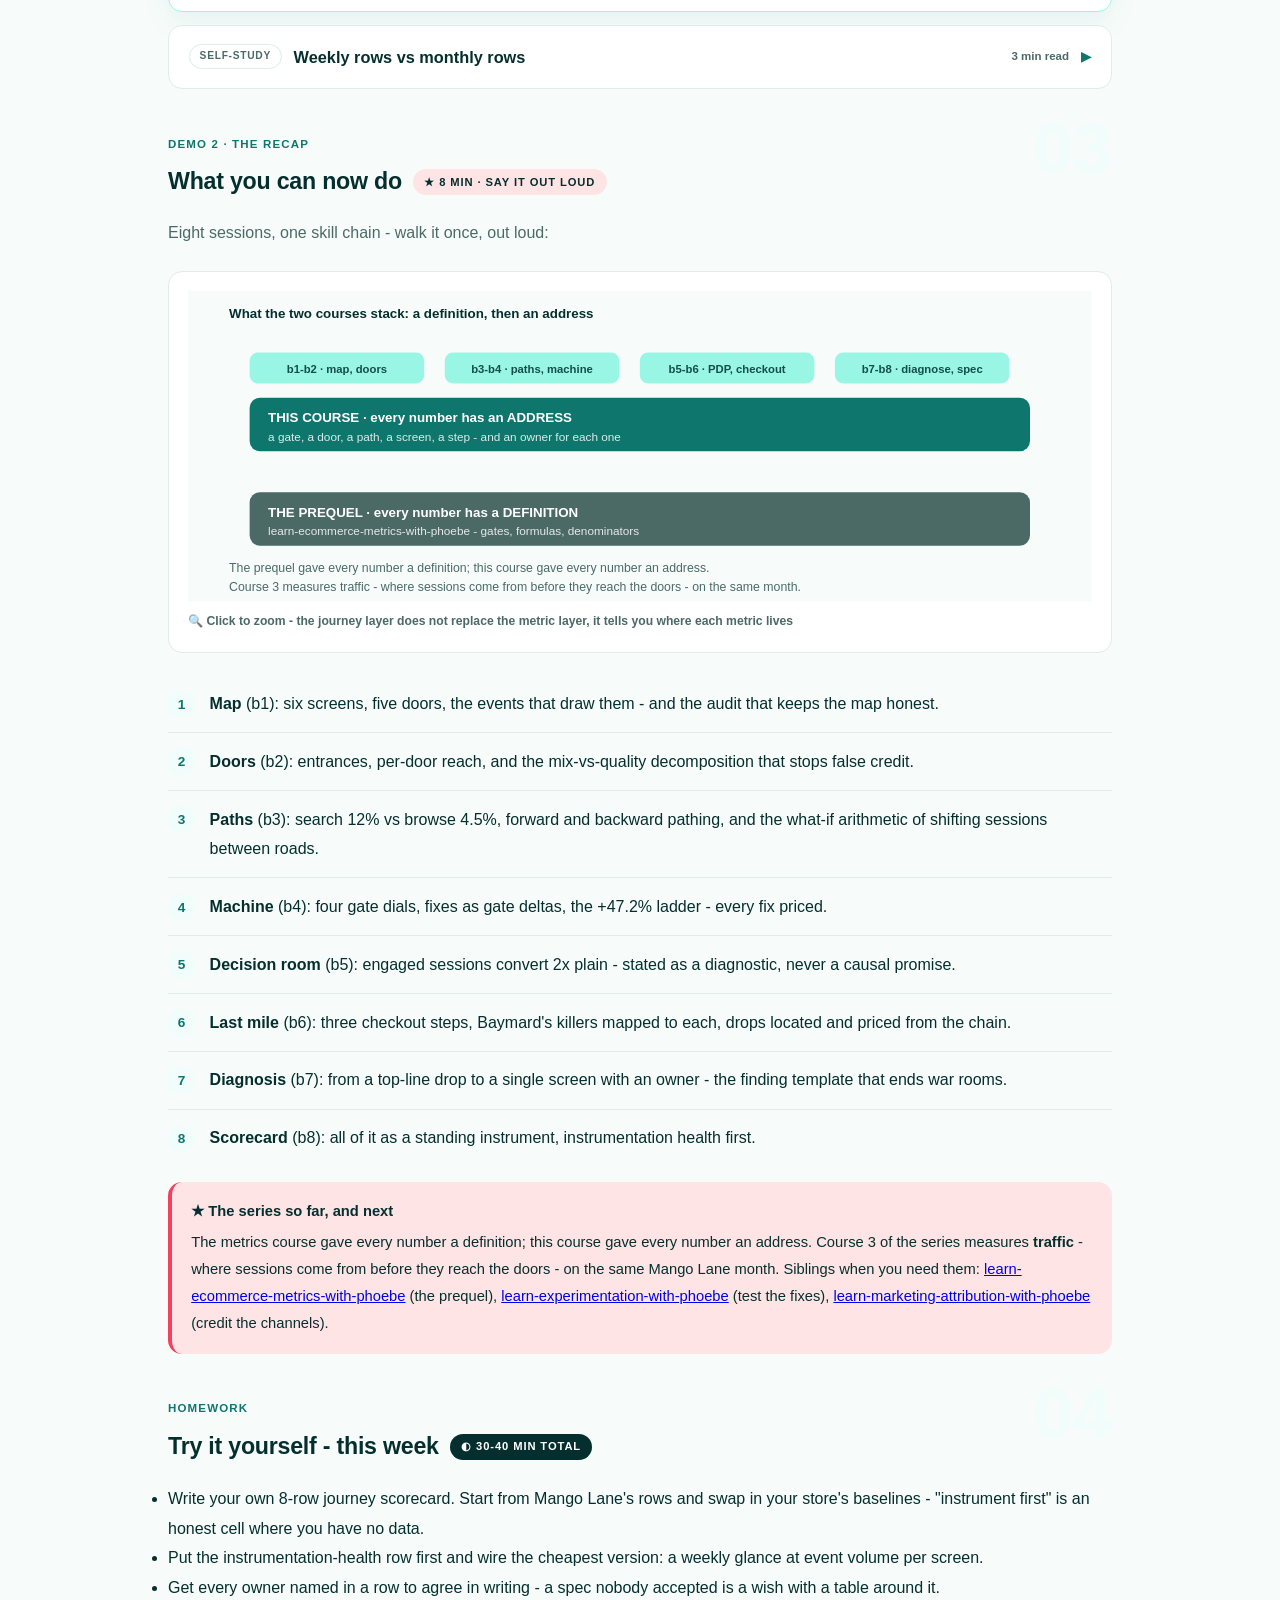
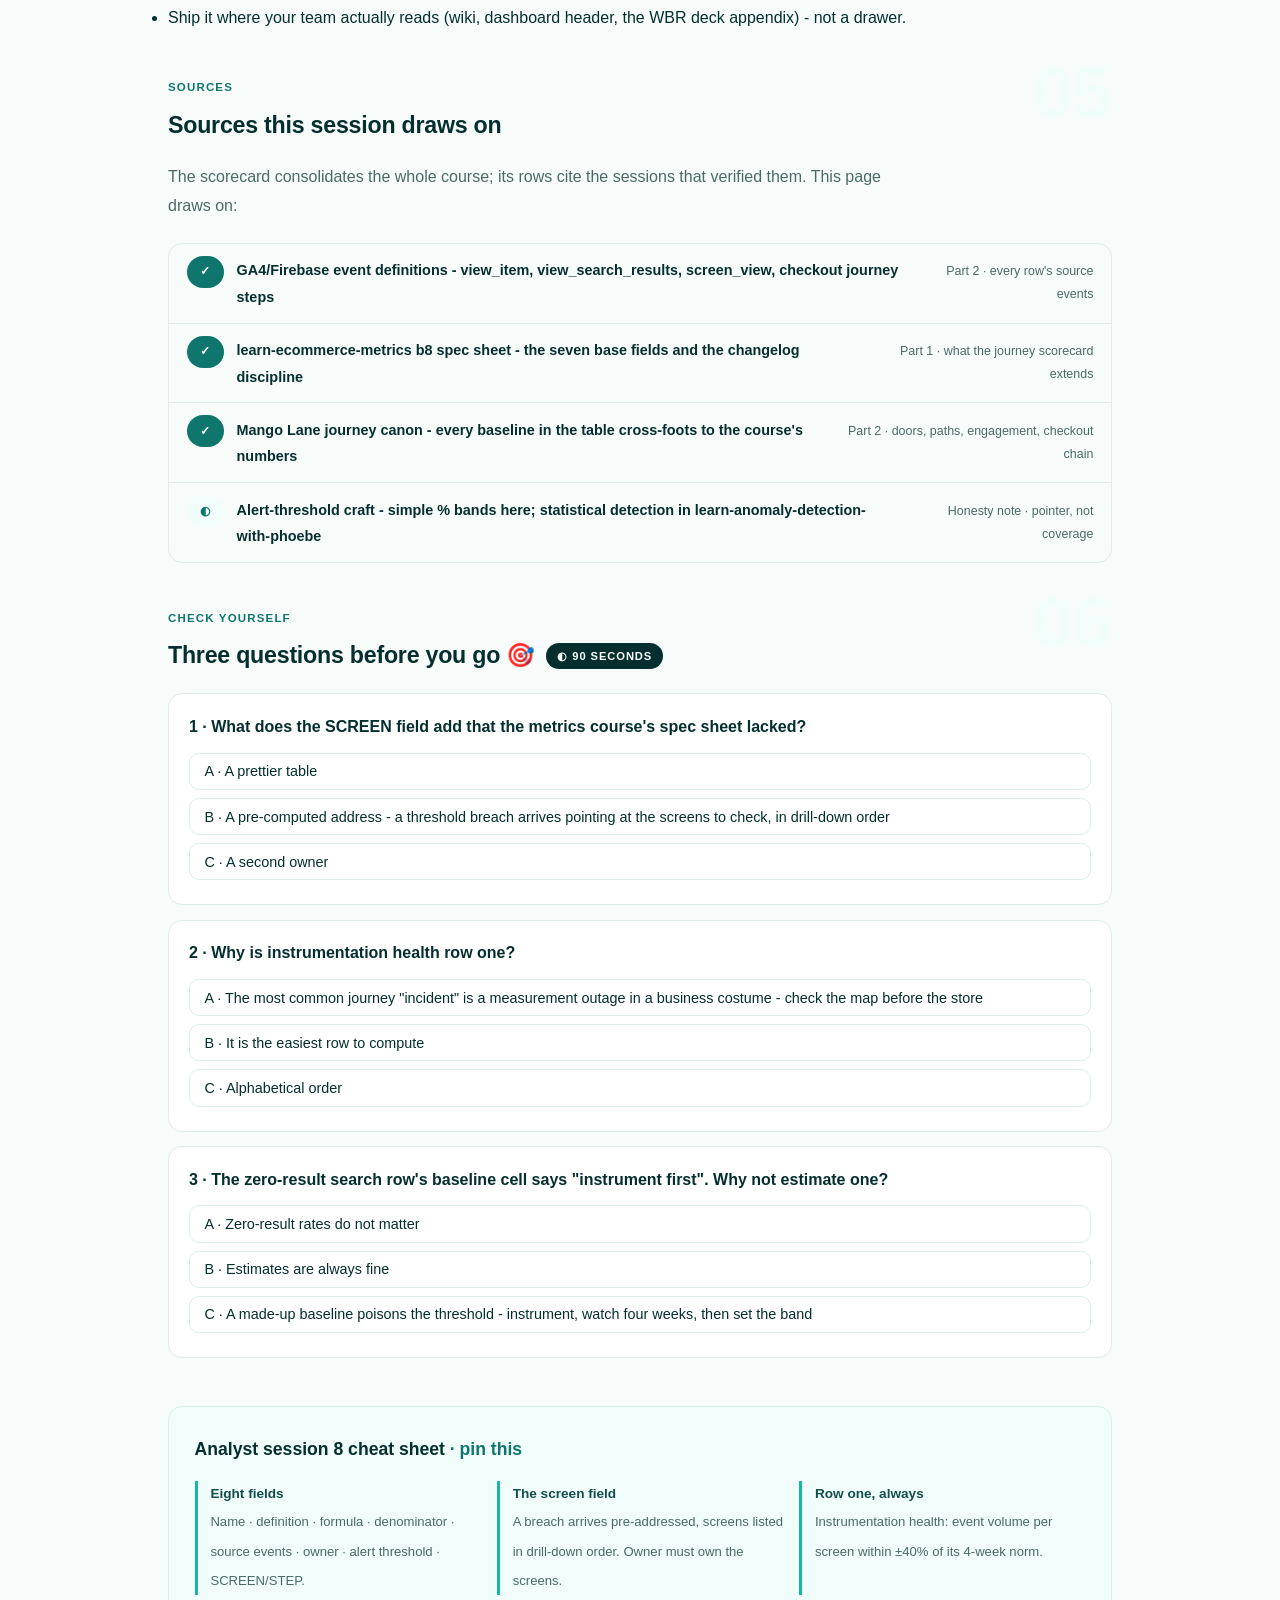
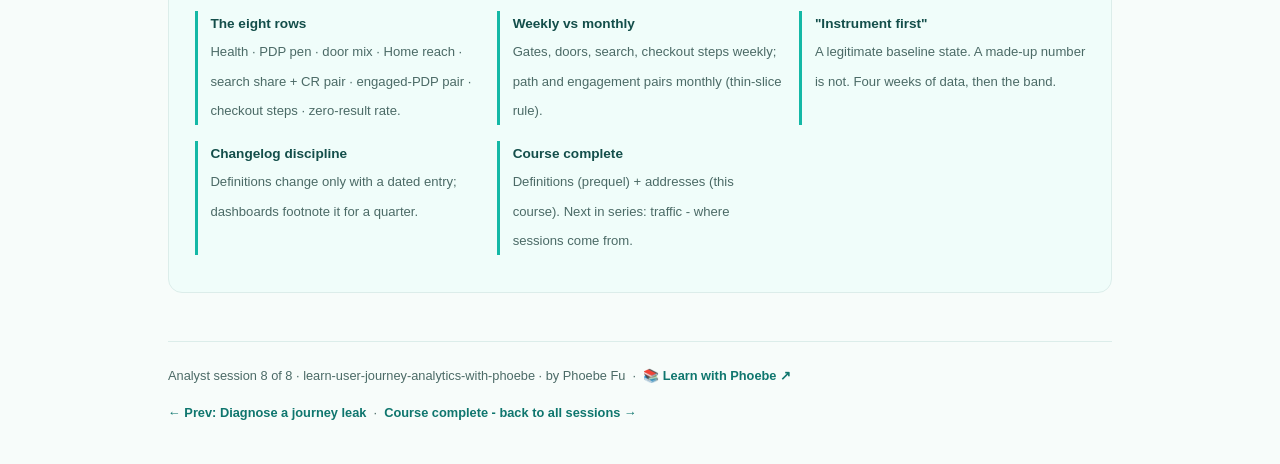
<file: courses/b8-the-journey-scorecard.html>
<!DOCTYPE html>
<html lang="en">
<head>
<meta charset="UTF-8">
<meta name="viewport" content="width=device-width, initial-scale=1.0">
<!-- social:start -->
<meta name="description" content="Session eight of eight. You mapped the store (b1), measured its doors (b2) and paths (b3), ran the machine (b4), audited the decision room (b5) and the last mile (b6), and diagnosed a leak...">
<meta property="og:type" content="article">
<meta property="og:site_name" content="Learn with Phoebe">
<meta property="og:title" content="The journey scorecard - learn user journey analytics with phoebe">
<meta property="og:description" content="Session eight of eight. You mapped the store (b1), measured its doors (b2) and paths (b3), ran the machine (b4), audited the decision room (b5) and the last mile (b6), and diagnosed a leak...">
<meta property="og:url" content="https://phoebefu6.github.io/learn-user-journey-analytics-with-phoebe/courses/b8-the-journey-scorecard.html">
<meta property="og:image" content="https://phoebefu6.github.io/learn-user-journey-analytics-with-phoebe/assets/og-cover.png">
<meta property="og:image:width" content="1200">
<meta property="og:image:height" content="630">
<meta name="twitter:card" content="summary_large_image">
<meta name="twitter:title" content="The journey scorecard - learn user journey analytics with phoebe">
<meta name="twitter:description" content="Session eight of eight. You mapped the store (b1), measured its doors (b2) and paths (b3), ran the machine (b4), audited the decision room (b5) and the last mile (b6), and diagnosed a leak...">
<meta name="twitter:image" content="https://phoebefu6.github.io/learn-user-journey-analytics-with-phoebe/assets/og-cover.png">
<!-- social:end -->
<title>Analyst session 8 · The journey scorecard - learn user journey analytics with phoebe</title>
<link rel="stylesheet" href="../assets/style.css?v=29">
</head>
<body>

<div class="toolbar">
  <div class="wrap">
    <span class="crumb"><a href="../index.html">learn-user-journey-analytics-with-phoebe</a> / Analyst session 8 of 8</span>
    <button class="btn" id="toggle-all" type="button">Expand all</button>
    <button class="btn primary" id="zoom-toggle" type="button">Projector zoom: off</button>
  </div>
</div>

<header class="masthead">
  <div class="wrap">
    <div class="eyebrow">Learn User Journey Analytics with Phoebe · Analyst track · Session 8 of 8</div>
    <h1>The journey <span class="accent">scorecard</span></h1>
    <p class="sub">Everything you measured this course - doors, paths, gates, engagement, checkout steps - dies with you unless it becomes a standing instrument. The finale extends the metrics course's spec sheet with the journey rows: every KPI gets a definition, a formula, an owner, an alert threshold, and one new field the journey demands - the screen it points to. Plus the audit row that keeps the whole map honest.</p>
    <div class="chip-row">
      <span class="chip level">🟠 Analyst track</span>
      <span class="chip audience">Analysts · PMs · UX · growth</span>
      <span class="chip audience">Hands-on finale</span>
      <span class="chip time">45 min · closes the track</span>
    </div>
    <div class="agenda">
      <span class="a1" style="flex:1">0-3 · Welcome</span>
      <span class="a2" style="flex:4">3-15 · The spec fields</span>
      <span class="a3" style="flex:6">15-42 · Write the scorecard</span>
      <span class="a4" style="flex:1">42-45 · Q&amp;A</span>
    </div>
  </div>
</header>

<main class="wrap">

  <!-- ============ INTRO ============ -->
  <section class="section" id="intro">
    <div class="section-kicker">
      <span class="klabel">Part 0</span>
      <h2>Where you are</h2>
    </div>
    <p class="lede">Session eight of eight. You mapped the store (b1), measured its doors (b2) and paths (b3), ran the machine (b4), audited the decision room (b5) and the last mile (b6), and diagnosed a leak end to end (b7). This session turns all of it into the document that survives without you - and closes the course.</p>
    <div class="legend">
      <span class="pill solid">Live - presented in session</span>
      <span class="pill light">Self-study - read after class</span>
      <span class="pill peach">▶ Live flow - editable &amp; runnable</span>
      <span class="pill inkpill">Sources covered</span>
    </div>
    <div class="callout win">
      <strong>★ What you walk out with today</strong>
      A complete 8-row journey scorecard for Mango Lane - every row with definition, events, owner, threshold, and screen - plus the instrumentation-health row that goes first, always.
    </div>
  </section>

  <!-- ============ PART 1: SPEC FIELDS ============ -->
  <section class="section" id="fields">
    <div class="section-kicker">
      <span class="klabel">Part 1 · extends the metrics course's spec sheet</span>
      <h2>The spec fields, plus one <span class="tag concept">10 min live</span></h2>
    </div>
    <p class="lede">The metrics course's spec sheet (its b8) fixed seven fields per metric: <strong>name, definition, formula, denominator, source events, owner, alert threshold</strong>. Journey metrics need one more: <strong>SCREEN/STEP</strong> - the address a breach points to. A journey KPI without a screen is just another number; with one, every alert lands on someone's actual work.</p>

    <figure class="zoomable">
      <svg viewBox="0 0 880 300" xmlns="http://www.w3.org/2000/svg" role="img" aria-label="A filled journey spec card for PDP penetration showing all eight fields">
        <style>
          .scH { font: 700 12px Inter, sans-serif; fill: #4B6A66; }
          .scV { font: 700 13px Inter, sans-serif; fill: #042F2E; }
          .scT { font: 800 15px Inter, sans-serif; fill: #FFFFFF; }
          .scN { font: 600 12.5px Inter, sans-serif; fill: #042F2E; }
          .scLine { stroke: #99F6E4; stroke-width: 1.5; }
        </style>
        <rect x="60" y="26" width="760" height="234" rx="12" fill="#F0FDFA" stroke="#99F6E4"/>
        <rect x="60" y="26" width="760" height="44" rx="12" fill="#0F766E"/>
        <text class="scT" x="440" y="54" text-anchor="middle">Spec card · PDP penetration</text>

        <text class="scH" x="90" y="98">Definition</text>
        <text class="scV" x="90" y="116">Share of sessions that view at least one product detail page</text>
        <text class="scH" x="90" y="146">Formula + denominator</text>
        <text class="scV" x="90" y="164">&gt;=1 view_item ÷ all sessions = 144,000 ÷ 360,000 = 40%</text>
        <text class="scH" x="90" y="194">Source events</text>
        <text class="scV" x="90" y="212">session_start · view_item</text>

        <line class="scLine" x1="470" y1="82" x2="470" y2="222"/>

        <text class="scH" x="500" y="98">Owner</text>
        <text class="scV" x="500" y="116">Search + navigation team</text>
        <text class="scH" x="500" y="146">Alert threshold</text>
        <text class="scV" x="500" y="164">±10% week over week</text>
        <text class="scH" x="500" y="194">Screen / step (the new field)</text>
        <text class="scV" x="500" y="212">Search results · PLP · Home modules</text>

        <rect x="60" y="276" width="14" height="14" rx="3" fill="#F43F5E"/>
        <text class="scN" x="84" y="288">The screen field is what makes it a JOURNEY spec: a breach arrives pre-addressed.</text>
      </svg>
      <figcaption>🔍 Click to zoom - one filled journey spec card: eight fields, one address</figcaption>
    </figure>

    <details class="card" open>
      <summary><span class="mode live">Live</span>Why the screen field changes behavior<span class="mini">4 min</span><span class="caret">▶</span></summary>
      <div class="body">
        <p>When PDP penetration breaches its threshold, the old spec pages "the analytics owner" - who then spends a day finding where to look. The screen field pre-computes that day: the spec itself says the breach lives on search results, the PLPs, or the Home modules, and the b7 drill-down starts there. Two rules make it work:</p>
        <ul>
          <li><strong>Screens, plural, ranked.</strong> Most journey KPIs have two or three candidate addresses; list them in drill-down order.</li>
          <li><strong>The owner owns the screens.</strong> If the metric's owner cannot change its screens, the spec names the wrong owner - fix the row, not the org chart.</li>
        </ul>
      </div>
    </details>
  </section>

  <!-- ============ PART 2: THE SCORECARD ============ -->
  <section class="section" id="scorecard">
    <div class="section-kicker">
      <span class="klabel">Demo 1 · everyone writes</span>
      <h2>Mango Lane's full journey scorecard <span class="tag demo">★ 15 min · everyone builds</span></h2>
    </div>
    <p class="lede">The course's eight rows, filled. Thresholds are simple percentage bands - the statistical version of "is this move real" belongs to <a href="https://phoebefu6.github.io/learn-anomaly-detection-with-phoebe/">learn-anomaly-detection-with-phoebe</a>.</p>

    <table class="clean">
      <thead><tr><th>Row</th><th>Baseline</th><th>Formula / events</th><th>Owner</th><th>Alert</th><th>Screen / step</th></tr></thead>
      <tbody>
        <tr><td><strong>Instrumentation health</strong></td><td>all screens firing</td><td>event volume per screen within expected band</td><td>Analytics</td><td>any screen ±40% vs 4-week norm</td><td>whichever screen went quiet</td></tr>
        <tr><td>PDP penetration</td><td>40%</td><td>sessions with ≥1 view_item ÷ sessions</td><td>Search + nav</td><td>±10% WoW</td><td>Search results · PLP · Home modules</td></tr>
        <tr><td>Door mix</td><td>50 / 15 / 15 / 10 / 10</td><td>entrances per landing screen ÷ sessions</td><td>Growth</td><td>any door ±5 pts</td><td>the door's landing screen</td></tr>
        <tr><td>Home reach-PDP</td><td>20%</td><td>Home entries reaching ≥1 view_item ÷ Home entries</td><td>Homepage team</td><td>±10% WoW</td><td>Home modules · nav menu</td></tr>
        <tr><td>Search path share + CR pair</td><td>30% · 12% vs 4.5%</td><td>view_search_results sessions of PDP sessions; orders ÷ path sessions</td><td>Search team</td><td>share ±5 pts; CRs ±10%</td><td>Search results · autocomplete</td></tr>
        <tr><td>Engaged-PDP rate + CR pair</td><td>50% · 9% vs 4.5%</td><td>engaged rule (2+ images / reviews / size guide) ÷ PDP sessions</td><td>PDP team</td><td>±8% WoW</td><td>Gallery · reviews · size guide</td></tr>
        <tr><td>Checkout step completions</td><td>90 / 83.3 / 80</td><td>GA4 checkout journey per-step rates</td><td>Payments + cart UX</td><td>any step ±8% WoW</td><td>Shipping form · payment form</td></tr>
        <tr><td>Zero-result search rate</td><td>instrument first</td><td>zero-result view_search_results ÷ all searches</td><td>Search team</td><td>set after 4-week baseline</td><td>Search results (empty state)</td></tr>
      </tbody>
    </table>

    <details class="card" open>
      <summary><span class="mode live">Live</span>Why instrumentation health is row one<span class="mini">4 min</span><span class="caret">▶</span></summary>
      <div class="body">
        <p>Every other row assumes the events are firing. b1's traps (screens that never log, search that skips the URL) and b7's false-positive checklist both taught the same lesson: <strong>the most common journey "incident" is a measurement outage wearing a business costume</strong>. The health row - each screen's event volume within a band of its 4-week norm - catches it before anyone panics. It goes first on the scorecard and first in every diagnosis.</p>
        <div class="callout tip">
          <strong>The zero-result row's honest baseline</strong>
          Mango Lane's canon does not fix a zero-result rate - and neither should you invent one for your store. Instrument it, watch four weeks, then set the band. "Instrument first" is a legitimate spec-row state; a made-up baseline is not.
        </div>
      </div>
    </details>

    <details class="card">
      <summary><span class="mode self">Self-study</span>Weekly rows vs monthly rows<span class="mini">3 min read</span><span class="caret">▶</span></summary>
      <div class="body">
        <p>Not every row earns weekly attention (a6 set the leader's view; this is the analyst's split):</p>
        <ul>
          <li><strong>Weekly (the WBR rows):</strong> instrumentation health, the four gates WoW, door mix, search share + zero-result rate, per-step checkout. Fast-moving, incident-shaped.</li>
          <li><strong>Monthly:</strong> path CR pair, engaged-PDP pair, and the reach-PDP rates per door. Slow-moving, mix-sensitive - weekly reads on them are mostly noise (the thin-slice rule from b3 applies).</li>
          <li><strong>Changelog discipline (inherited from the metrics course):</strong> definitions change only with a dated entry, and affected dashboards carry a footnote for one quarter.</li>
        </ul>

        <figure class="zoomable">
          <svg viewBox="0 0 880 298" xmlns="http://www.w3.org/2000/svg" role="img" aria-label="The eight scorecard rows split by how often each earns a read. Weekly rows are instrumentation health, which is read first always, the four gates week over week, door mix, search share plus the zero-result rate, and per-step checkout completions. Monthly rows are the path conversion pair of 12 percent against 4.5 percent, the engaged-PDP pair of 9 percent against 4.5 percent, and the reach-PDP rate per door, because weekly reads on those are mostly noise.">
            <style>
              .b8cdT { font: 700 13px Inter, sans-serif; fill: #042F2E; }
              .b8cdH { font: 700 12px Inter, sans-serif; fill: #042F2E; }
              .b8cdS { font: 400 10.5px Inter, sans-serif; fill: #4B6A66; }
              .b8cdR { font: 400 11.5px Inter, sans-serif; fill: #134E4A; }
              .b8cdF { font: 700 11.5px Inter, sans-serif; fill: #042F2E; }
              .b8cdN { font: 400 12px Inter, sans-serif; fill: #4B6A66; }
            </style>
            <rect x="0" y="0" width="880" height="298" fill="#F7FCFA"/>
            <text class="b8cdT" x="40" y="26">Which rows earn a weekly read, and which are monthly</text>

            <rect x="40" y="44" width="390" height="200" rx="12" fill="#F0FDFA" stroke="#99F6E4"/>
            <text class="b8cdH" x="58" y="70">WEEKLY · the WBR rows</text>
            <text class="b8cdS" x="58" y="88">fast-moving, incident-shaped</text>
            <circle cx="64" cy="114" r="4" fill="#F43F5E"/>
            <text class="b8cdF" x="76" y="118">Instrumentation health · read first</text>
            <circle cx="64" cy="136" r="4" fill="#0F766E"/>
            <text class="b8cdR" x="76" y="140">The four gates, week over week</text>
            <circle cx="64" cy="158" r="4" fill="#0F766E"/>
            <text class="b8cdR" x="76" y="162">Door mix</text>
            <circle cx="64" cy="180" r="4" fill="#0F766E"/>
            <text class="b8cdR" x="76" y="184">Search share + zero-result rate</text>
            <circle cx="64" cy="202" r="4" fill="#0F766E"/>
            <text class="b8cdR" x="76" y="206">Per-step checkout completions</text>

            <rect x="450" y="44" width="390" height="200" rx="12" fill="#FFFFFF" stroke="#DCEDEA"/>
            <text class="b8cdH" x="468" y="70">MONTHLY</text>
            <text class="b8cdS" x="468" y="88">slow-moving, mix-sensitive</text>
            <circle cx="474" cy="114" r="4" fill="#4B6A66"/>
            <text class="b8cdR" x="486" y="118">Path CR pair · 12% vs 4.5%</text>
            <circle cx="474" cy="136" r="4" fill="#4B6A66"/>
            <text class="b8cdR" x="486" y="140">Engaged-PDP pair · 9% vs 4.5%</text>
            <circle cx="474" cy="158" r="4" fill="#4B6A66"/>
            <text class="b8cdR" x="486" y="162">Reach-PDP rate per door</text>
            <text class="b8cdS" x="468" y="196">Weekly reads on these are mostly noise -</text>
            <text class="b8cdS" x="468" y="212">the thin-slice rule from b3 applies.</text>

            <text class="b8cdN" x="40" y="270">Instrumentation health goes first on the scorecard and first in every diagnosis - a measurement outage</text>
            <text class="b8cdN" x="40" y="288">is the commonest journey incident. Definitions change only with a dated changelog entry.</text>
          </svg>
          <figcaption>🔍 Click to zoom - reading a slow row weekly manufactures incidents that were only noise</figcaption>
        </figure>
      </div>
    </details>
  </section>

  <!-- ============ PART 3: COURSE CLOSE ============ -->
  <section class="section" id="close">
    <div class="section-kicker">
      <span class="klabel">Demo 2 · the recap</span>
      <h2>What you can now do <span class="tag demo">★ 8 min · say it out loud</span></h2>
    </div>
    <p class="lede">Eight sessions, one skill chain - walk it once, out loud:</p>

    <figure class="zoomable">
      <svg viewBox="0 0 880 302" xmlns="http://www.w3.org/2000/svg" role="img" aria-label="Two stacked bars showing what this course adds to its prequel. The lower bar is learn-ecommerce-metrics-with-phoebe, where every number has a definition: gates, formulas and denominators. The upper bar is this course, where every number also has an address: a gate, a door, a path, a screen, a step and an owner. The four capabilities added are shown as chips above: map and doors in b1 to b2, paths and the machine in b3 to b4, the product page and checkout in b5 to b6, and diagnosis and the scorecard in b7 to b8.">
        <style>
          .b8adT { font: 700 13px Inter, sans-serif; fill: #042F2E; }
          .b8adC { font: 700 11px Inter, sans-serif; fill: #134E4A; }
          .b8adB { font: 800 13px Inter, sans-serif; fill: #FFFFFF; }
          .b8adS { font: 400 11.5px Inter, sans-serif; fill: rgba(255,255,255,.85); }
          .b8adN { font: 400 12px Inter, sans-serif; fill: #4B6A66; }
        </style>
        <rect x="0" y="0" width="880" height="302" fill="#F7FCFA"/>
        <text class="b8adT" x="40" y="26">What the two courses stack: a definition, then an address</text>

        <rect x="60" y="60" width="170" height="30" rx="8" fill="#99F6E4"/>
        <text class="b8adC" x="145" y="80" text-anchor="middle">b1-b2 · map, doors</text>
        <rect x="250" y="60" width="170" height="30" rx="8" fill="#99F6E4"/>
        <text class="b8adC" x="335" y="80" text-anchor="middle">b3-b4 · paths, machine</text>
        <rect x="440" y="60" width="170" height="30" rx="8" fill="#99F6E4"/>
        <text class="b8adC" x="525" y="80" text-anchor="middle">b5-b6 · PDP, checkout</text>
        <rect x="630" y="60" width="170" height="30" rx="8" fill="#99F6E4"/>
        <text class="b8adC" x="715" y="80" text-anchor="middle">b7-b8 · diagnose, spec</text>

        <rect x="60" y="104" width="760" height="52" rx="10" fill="#0F766E"/>
        <text class="b8adB" x="78" y="128">THIS COURSE · every number has an ADDRESS</text>
        <text class="b8adS" x="78" y="146">a gate, a door, a path, a screen, a step - and an owner for each one</text>

        <rect x="60" y="196" width="760" height="52" rx="10" fill="#4B6A66"/>
        <text class="b8adB" x="78" y="220">THE PREQUEL · every number has a DEFINITION</text>
        <text class="b8adS" x="78" y="238">learn-ecommerce-metrics-with-phoebe - gates, formulas, denominators</text>

        <text class="b8adN" x="40" y="274">The prequel gave every number a definition; this course gave every number an address.</text>
        <text class="b8adN" x="40" y="292">Course 3 measures traffic - where sessions come from before they reach the doors - on the same month.</text>
      </svg>
      <figcaption>🔍 Click to zoom - the journey layer does not replace the metric layer, it tells you where each metric lives</figcaption>
    </figure>

    <div class="steps">
      <div class="step"><p><strong>Map</strong> (b1): six screens, five doors, the events that draw them - and the audit that keeps the map honest.</p></div>
      <div class="step"><p><strong>Doors</strong> (b2): entrances, per-door reach, and the mix-vs-quality decomposition that stops false credit.</p></div>
      <div class="step"><p><strong>Paths</strong> (b3): search 12% vs browse 4.5%, forward and backward pathing, and the what-if arithmetic of shifting sessions between roads.</p></div>
      <div class="step"><p><strong>Machine</strong> (b4): four gate dials, fixes as gate deltas, the +47.2% ladder - every fix priced.</p></div>
      <div class="step"><p><strong>Decision room</strong> (b5): engaged sessions convert 2x plain - stated as a diagnostic, never a causal promise.</p></div>
      <div class="step"><p><strong>Last mile</strong> (b6): three checkout steps, Baymard's killers mapped to each, drops located and priced from the chain.</p></div>
      <div class="step"><p><strong>Diagnosis</strong> (b7): from a top-line drop to a single screen with an owner - the finding template that ends war rooms.</p></div>
      <div class="step"><p><strong>Scorecard</strong> (b8): all of it as a standing instrument, instrumentation health first.</p></div>
    </div>

    <div class="callout win">
      <strong>★ The series so far, and next</strong>
      The metrics course gave every number a definition; this course gave every number an address. Course 3 of the series measures <strong>traffic</strong> - where sessions come from before they reach the doors - on the same Mango Lane month. Siblings when you need them: <a href="https://phoebefu6.github.io/learn-ecommerce-metrics-with-phoebe/">learn-ecommerce-metrics-with-phoebe</a> (the prequel), <a href="https://phoebefu6.github.io/learn-experimentation-with-phoebe/">learn-experimentation-with-phoebe</a> (test the fixes), <a href="https://phoebefu6.github.io/learn-marketing-attribution-with-phoebe/">learn-marketing-attribution-with-phoebe</a> (credit the channels).
    </div>
  </section>

  <!-- ============ HOMEWORK ============ -->
  <section class="section" id="exercise">
    <div class="section-kicker">
      <span class="klabel">Homework</span>
      <h2>Try it yourself - this week <span class="tag exercise">◐ 30-40 min total</span></h2>
    </div>
    <ul>
      <li>Write your own 8-row journey scorecard. Start from Mango Lane's rows and swap in your store's baselines - "instrument first" is an honest cell where you have no data.</li>
      <li>Put the instrumentation-health row first and wire the cheapest version: a weekly glance at event volume per screen.</li>
      <li>Get every owner named in a row to agree in writing - a spec nobody accepted is a wish with a table around it.</li>
      <li>Ship it where your team actually reads (wiki, dashboard header, the WBR deck appendix) - not a drawer.</li>
    </ul>
  </section>

  <!-- ============ SOURCES ============ -->
  <section class="section" id="official">
    <div class="section-kicker">
      <span class="klabel">Sources</span>
      <h2>Sources this session draws on</h2>
    </div>
    <p class="lede">The scorecard consolidates the whole course; its rows cite the sessions that verified them. This page draws on:</p>
    <div class="covered">
      <div class="covered-row"><span class="status pill solid">✓</span><span class="name">GA4/Firebase event definitions - view_item, view_search_results, screen_view, checkout journey steps</span><span class="note">Part 2 · every row's source events</span></div>
      <div class="covered-row"><span class="status pill solid">✓</span><span class="name">learn-ecommerce-metrics b8 spec sheet - the seven base fields and the changelog discipline</span><span class="note">Part 1 · what the journey scorecard extends</span></div>
      <div class="covered-row"><span class="status pill solid">✓</span><span class="name">Mango Lane journey canon - every baseline in the table cross-foots to the course's numbers</span><span class="note">Part 2 · doors, paths, engagement, checkout chain</span></div>
      <div class="covered-row"><span class="status pill light">◐</span><span class="name">Alert-threshold craft - simple % bands here; statistical detection in learn-anomaly-detection-with-phoebe</span><span class="note">Honesty note · pointer, not coverage</span></div>
    </div>
  </section>

  <!-- ============ QUIZ ============ -->
  <section class="section" id="quiz">
    <div class="section-kicker">
      <span class="klabel">Check yourself</span>
      <h2>Three questions before you go 🎯 <span class="tag exercise">◐ 90 seconds</span></h2>
    </div>
    <div class="quiz-q" data-answer="1">
      <p class="qtext">1 · What does the SCREEN field add that the metrics course's spec sheet lacked?</p>
      <button class="qopt" type="button">A · A prettier table</button>
      <button class="qopt" type="button">B · A pre-computed address - a threshold breach arrives pointing at the screens to check, in drill-down order</button>
      <button class="qopt" type="button">C · A second owner</button>
      <p class="qwhy">Journey metrics live on screens. The field turns "PDP penetration breached" into "start at search results, then PLP, then Home modules" - b7's drill-down, pre-loaded.</p>
    </div>
    <div class="quiz-q" data-answer="0">
      <p class="qtext">2 · Why is instrumentation health row one?</p>
      <button class="qopt" type="button">A · The most common journey "incident" is a measurement outage in a business costume - check the map before the store</button>
      <button class="qopt" type="button">B · It is the easiest row to compute</button>
      <button class="qopt" type="button">C · Alphabetical order</button>
      <p class="qwhy">Every other row assumes events are firing. A screen that went quiet fakes a business drop perfectly - the health row catches it before the war room convenes.</p>
    </div>
    <div class="quiz-q" data-answer="2">
      <p class="qtext">3 · The zero-result search row's baseline cell says "instrument first". Why not estimate one?</p>
      <button class="qopt" type="button">A · Zero-result rates do not matter</button>
      <button class="qopt" type="button">B · Estimates are always fine</button>
      <button class="qopt" type="button">C · A made-up baseline poisons the threshold - instrument, watch four weeks, then set the band</button>
      <p class="qwhy">A spec row is a promise about reality. Where no data exists yet, the honest state is "instrument first" - the same discipline as the course's flagged benchmarks.</p>
    </div>
    <p class="quiz-score"></p>
  </section>

  <!-- ============ CHEAT SHEET ============ -->
  <section class="cheat" id="cheatsheet">
    <h3>Analyst session 8 cheat sheet <span>· pin this</span></h3>
    <div class="grid-2">
      <div class="cheat-item"><b>Eight fields</b><span>Name · definition · formula · denominator · source events · owner · alert threshold · SCREEN/STEP.</span></div>
      <div class="cheat-item"><b>The screen field</b><span>A breach arrives pre-addressed, screens listed in drill-down order. Owner must own the screens.</span></div>
      <div class="cheat-item"><b>Row one, always</b><span>Instrumentation health: event volume per screen within ±40% of its 4-week norm.</span></div>
      <div class="cheat-item"><b>The eight rows</b><span>Health · PDP pen · door mix · Home reach · search share + CR pair · engaged-PDP pair · checkout steps · zero-result rate.</span></div>
      <div class="cheat-item"><b>Weekly vs monthly</b><span>Gates, doors, search, checkout steps weekly; path and engagement pairs monthly (thin-slice rule).</span></div>
      <div class="cheat-item"><b>"Instrument first"</b><span>A legitimate baseline state. A made-up number is not. Four weeks of data, then the band.</span></div>
      <div class="cheat-item"><b>Changelog discipline</b><span>Definitions change only with a dated entry; dashboards footnote it for a quarter.</span></div>
      <div class="cheat-item"><b>Course complete</b><span>Definitions (prequel) + addresses (this course). Next in series: traffic - where sessions come from.</span></div>
    </div>
  </section>

  <footer class="pagefoot">
    <span>Analyst session 8 of 8 · learn-user-journey-analytics-with-phoebe · by Phoebe Fu &nbsp;·&nbsp; 📚 <a href="https://phoebefu6.github.io/learn-with-phoebe/">Learn with Phoebe ↗</a></span>
    <span><a href="b7-diagnose-a-journey-leak.html">← Prev: Diagnose a journey leak</a> &nbsp;·&nbsp; <a href="../index.html">Course complete - back to all sessions →</a></span>
  </footer>

</main>

<script src="../assets/journey-live.js?v=7"></script>
<script src="../assets/tree-live.js?v=7"></script>
<script src="../assets/app.js?v=28"></script>
</body>
</html>
</file>
<file: assets/style.css>
/* learn-user-journey-analytics-with-phoebe - editorial bold design system
   Accent: deep teal #0F766E · Ink: teal-black #042F2E · Flagship: coral #F43F5E
   (CSS var names still read --indigo/--amber; they hold teal/coral values.) */

:root {
  --fill-solid: #E80D33;
  --indigo: #0F766E;
  --indigo-deep: #134E4A;
  --indigo-mid: #14B8A6;
  --indigo-soft: #99F6E4;
  --indigo-50: #F0FDFA;
  --ink: #042F2E;
  --muted: #4B6A66;
  --faint: #B5D6D1;
  --hairline: #DCEDEA;
  --amber: #F43F5E;
  --amber-solid: #E80D33;
  --amber-ink: #042F2E;
  --amber-50: #FFE4E6;
  --paper: #F7FCFA;
  --code-bg: #F0FDFA;
  --code-ink: #042F2E;
  --radius: 14px;
}

* { margin: 0; padding: 0; box-sizing: border-box; }

html { font-size: 16px; scroll-behavior: smooth; }
html.zoom-125 { font-size: 20px; }
html.zoom-150 { font-size: 24px; }

body {
  font-family: "Inter", -apple-system, BlinkMacSystemFont, "Segoe UI", Roboto, sans-serif;
  background: var(--paper);
  color: var(--ink);
  line-height: 1.85;
  font-feature-settings: "tnum";
}

.wrap { max-width: 62rem; margin: 0 auto; padding: 0 1.5rem; }

/* ---------- header band ---------- */
.masthead {
  background: var(--indigo);
  color: #fff;
  padding: 2.5rem 0 2.25rem;
}
.masthead .eyebrow {
  font-size: .75rem;
  letter-spacing: .18em;
  text-transform: uppercase;
  opacity: 1;
  font-weight: 600;
}
.masthead h1 {
  font-size: 2.1rem;
  line-height: 1.15;
  font-weight: 800;
  margin: .5rem 0 .75rem;
  letter-spacing: -.02em;
}
.masthead h1 .accent { color: inherit; }
.masthead .sub { font-size: 1.05rem; opacity: 1; max-width: 44rem; }

.chip-row { display: flex; flex-wrap: wrap; gap: .5rem; margin-top: 1.1rem; }
.chip {
  display: inline-flex;
  align-items: center;
  gap: .35rem;
  border-radius: 999px;
  padding: .25rem .8rem;
  font-size: .78rem;
  font-weight: 600;
  white-space: nowrap;
}
.chip.level { background: #fff; color: var(--indigo); }
.chip.audience { background: rgba(255,255,255,.08); color: #fff; border: 1px solid rgba(255,255,255,.35); }
.chip.time { background: var(--ink); color: #fff; font-variant-numeric: tabular-nums; }

/* ---------- agenda bar ---------- */
.agenda {
  display: flex;
  border-radius: 999px;
  overflow: hidden;
  margin: 1.4rem 0 0;
  font-size: .72rem;
  font-weight: 600;
  text-align: center;
  color: #fff;
}
.agenda span { padding: .45rem .3rem; white-space: nowrap; overflow: hidden; text-overflow: ellipsis; }
.agenda .a1 { background: var(--indigo-deep); }
.agenda .a2 { background: var(--indigo-mid); color: var(--ink); }
.agenda .a3 { background: #D63752; color: #fff; }
.agenda .a4 { background: var(--indigo-soft); color: var(--ink); }

/* ---------- toolbar ---------- */
.toolbar {
  position: sticky;
  top: 0;
  z-index: 40;
  background: rgba(255,255,255,.94);
  backdrop-filter: blur(6px);
  border-bottom: 1px solid var(--hairline);
  padding: .55rem 0;
}
.toolbar .wrap { display: flex; align-items: center; gap: .5rem; flex-wrap: nowrap; }
.toolbar .crumb { font-size: .8rem; color: var(--muted); font-weight: 600; margin-right: auto; min-width: 0; white-space: nowrap; overflow: hidden; text-overflow: ellipsis; }
.toolbar .btn { white-space: nowrap; flex: none; padding: .38rem .8rem; font-size: .78rem; line-height: 1.2; }
.toolbar .crumb a { color: var(--indigo); text-decoration: none; }
.btn {
  border: 1px solid var(--hairline);
  background: #fff;
  color: var(--ink);
  border-radius: 999px;
  padding: .35rem .9rem;
  font-size: .78rem;
  font-weight: 600;
  cursor: pointer;
  font-family: inherit;
  transition: all .15s ease;
}
.btn:hover { border-color: var(--indigo); color: var(--indigo); }
.btn.primary { background: var(--indigo); border-color: var(--indigo); color: #fff; }
.btn.primary:hover { background: var(--indigo-deep); }

/* ---------- sections ---------- */
main { padding: 2.5rem 0 4rem; }

.section { margin-bottom: 2.8rem; }
.section-kicker { margin-bottom: 1rem; }
.section-kicker .klabel {
  display: block;
  font-size: .72rem;
  text-transform: uppercase;
  letter-spacing: .1em;
  color: var(--indigo);
  font-weight: 700;
  margin-bottom: .35rem;
}
.section-kicker h2 {
  font-size: 1.45rem;
  font-weight: 800;
  letter-spacing: -.01em;
  display: flex;
  align-items: center;
  gap: .7rem;
  flex-wrap: wrap;
}
.section-kicker .tag {
  border-radius: 999px;
  padding: .18rem .7rem;
  font-size: .7rem;
  font-weight: 700;
  text-transform: uppercase;
  letter-spacing: .08em;
}
.tag.concept { background: var(--indigo-50); color: var(--indigo); }
.tag.demo { background: var(--amber-50); color: var(--amber-ink); }
.tag.exercise { background: var(--ink); color: #fff; }

.lede { color: var(--muted); max-width: 46rem; margin-bottom: 1.4rem; line-height: 1.8; }

/* live vs self-study markers on cards */
.mode {
  font-size: .64rem;
  font-weight: 700;
  text-transform: uppercase;
  letter-spacing: .07em;
  padding: .14rem .6rem;
  border-radius: 999px;
  flex: none;
}
.mode.live { background: var(--indigo); color: #fff; }
.mode.self { background: #fff; color: var(--muted); border: 1px solid var(--hairline); }

/* ---------- accordions ---------- */
details.card {
  border: 1px solid var(--hairline);
  border-radius: var(--radius);
  margin-bottom: .8rem;
  overflow: hidden;
  background: #fff;
}
details.card[open] { border-color: var(--indigo-soft); box-shadow: 0 8px 28px rgba(15,118,110,.08); }
details.card summary {
  list-style: none;
  cursor: pointer;
  padding: 1rem 1.25rem;
  display: flex;
  align-items: center;
  gap: .75rem;
  font-weight: 700;
  font-size: 1.02rem;
  user-select: none;
}
details.card summary::-webkit-details-marker { display: none; }
details.card summary .dot {
  width: .6rem; height: .6rem;
  border-radius: 999px;
  background: var(--indigo);
  flex: none;
}
details.card summary .mini { margin-left: auto; font-size: .72rem; color: var(--muted); font-weight: 600; white-space: nowrap; }
details.card summary .caret { transition: transform .2s ease; color: var(--indigo); font-size: .8rem; }
details.card[open] summary .caret { transform: rotate(90deg); }
details.card .body { padding: 0 1.25rem 1.4rem; border-top: 1px solid var(--hairline); padding-top: 1.15rem; }
details.card .body p { margin-bottom: 1.05rem; max-width: 48rem; }
details.card .body p:last-child { margin-bottom: 0; }
details.card .body ul, details.card .body ol { margin: 0 0 1.1rem 1.2rem; max-width: 47rem; }
details.card .body li { margin-bottom: .65rem; }
details.card .body h4 { font-size: .95rem; font-weight: 700; margin: 1.1rem 0 .45rem; }
details.card .body h4:first-child { margin-top: 0; }

/* ---------- pills & legends ---------- */
.legend { display: flex; flex-wrap: wrap; gap: .5rem; margin: 0 0 1.2rem; }
.pill {
  display: inline-flex;
  align-items: center;
  gap: .4rem;
  border-radius: 999px;
  padding: .28rem .85rem;
  font-size: .78rem;
  font-weight: 600;
}
.pill.solid { background: var(--indigo); color: #fff; }
.pill.light { background: var(--indigo-50); color: var(--indigo); }
.pill.inkpill { background: var(--ink); color: #fff; }
.pill.amber, .pill.peach { background: var(--amber-solid); color: #fff; }
.pill.bare { color: var(--muted); }

/* ---------- 4D grid ---------- */
.grid-2 { display: grid; grid-template-columns: repeat(auto-fit, minmax(15rem, 1fr)); gap: .8rem; margin: .5rem 0 1rem; }
.d-card {
  border: 1px solid var(--hairline);
  border-left: 4px solid var(--indigo);
  border-radius: 10px;
  padding: 1rem 1.1rem;
}
.d-card h4 { font-size: .95rem; margin-bottom: .3rem; }
.d-card h4 .lead-letter { color: var(--indigo); }
.d-card p { font-size: .86rem; color: var(--muted); margin: 0; }

/* ---------- tables ---------- */
table.clean { width: 100%; border-collapse: collapse; font-size: .9rem; margin: .4rem 0 1rem; }
table.clean th {
  text-align: left;
  font-size: .72rem;
  text-transform: uppercase;
  letter-spacing: .08em;
  color: var(--muted);
  padding: .5rem .6rem;
  border-bottom: 2px solid var(--ink);
}
table.clean td { padding: .7rem .6rem; border-bottom: .5px solid var(--hairline); vertical-align: top; line-height: 1.7; }
table.clean td:first-child { font-weight: 600; }

/* ---------- prompt boxes ---------- */
.prompt-box{
  position: relative;
  background: #F0FDFA;
  border: 1px solid #DCEDEA;
  color: #042F2E;
  border-radius: var(--radius);
  padding: 1.1rem 1.2rem;
  margin: 1rem 0 1.2rem;
  font-family: "SF Mono", ui-monospace, Menlo, Consolas, monospace;
  font-size: .84rem;
  line-height: 1.65;
  white-space: pre-wrap;
  word-break: break-word;
}
.prompt-box .label{
  position: absolute;
  top: -0.7rem;
  left: 1rem;
  background: #0F766E;
  color: #FFFFFF;
  font-family: "Inter", -apple-system, sans-serif;
  font-size: .68rem;
  font-weight: 700;
  letter-spacing: .06em;
  text-transform: uppercase;
  border-radius: 999px;
  padding: .15rem .7rem;
}
.prompt-box.bad .label { background: var(--faint); color: var(--ink); }
.prompt-box.good .label { background: var(--amber-solid); color: #fff; }
.copy-btn{
  position: absolute;
  top: .7rem;
  right: .7rem;
  background: #FFFFFF;
  border: 1px solid #DCEDEA;
  color: #042F2E;
  border-radius: 999px;
  padding: .25rem .8rem;
  font-size: .72rem;
  font-weight: 600;
  cursor: pointer;
  font-family: "Inter", -apple-system, sans-serif;
  transition: background .15s ease;
}
.copy-btn:hover { background: #DCEDEA; }
.copy-btn.copied { background: var(--amber-solid); border-color: var(--amber-solid); color: #fff; }

/* ---------- demo steps ---------- */
.steps { counter-reset: step; margin: .6rem 0 1rem; }
.step {
  display: grid;
  grid-template-columns: max-content minmax(0, 1fr);
  column-gap: .9rem;
  row-gap: .2rem;
  padding: .85rem 0;
  border-bottom: .5px solid var(--hairline);
}
.step > * { grid-column: 2; min-width: 0; }
.step > .prompt-box { margin: .8rem 0 .4rem; }
.step:last-child { border-bottom: none; }
.step::before {
  counter-increment: step;
  content: counter(step);
  flex: none;
  width: 1.7rem; height: 1.7rem;
  border-radius: 999px;
  background: var(--indigo-50);
  color: var(--indigo);
  font-weight: 700;
  font-size: .85rem;
  display: inline-flex;
  align-items: center;
  justify-content: center;
  margin-top: .1rem;
}
.step p { margin: 0; }

/* ---------- callouts ---------- */
.callout {
  border-radius: var(--radius);
  padding: 1rem 1.2rem;
  margin: 1rem 0;
  font-size: .92rem;
}
.callout.tip { background: var(--indigo-50); border-left: 4px solid var(--indigo); }
.callout.win { background: var(--amber-50); border-left: 4px solid var(--amber); }
.callout strong:first-child { display: block; margin-bottom: .2rem; }

.callout.example {
  background: #FFFFFF;
  border: 1px solid var(--hairline);
  border-left: 4px solid var(--amber);
  font-size: .9rem;
}
.callout.example .ex-pill {
  display: inline-block;
  background: var(--amber-solid);
  color: #fff;
  border-radius: 999px;
  padding: .15rem .7rem;
  font-size: .68rem;
  font-weight: 700;
  text-transform: uppercase;
  letter-spacing: .06em;
  margin-bottom: .5rem;
}
.callout.example p { margin: 0 0 .75rem; max-width: 47rem; }
.callout.example p:last-child { margin-bottom: 0; }
.callout.example ul { margin: 0 0 0 1.1rem; max-width: 46rem; }
.callout.example li { margin-bottom: .6rem; }
.callout.example li:last-child { margin-bottom: 0; }

/* ---------- zoomable figures ---------- */
figure.zoomable {
  border: 1px solid var(--hairline);
  border-radius: var(--radius);
  padding: 1.2rem;
  margin: 1rem 0 1.4rem;
  cursor: zoom-in;
  transition: box-shadow .15s ease;
  background: #fff;
}
figure.zoomable:hover { box-shadow: 0 8px 28px rgba(15,118,110,.12); }
figure.zoomable svg, figure.zoomable img { width: 100%; height: auto; display: block; }
figure.zoomable figcaption {
  margin-top: .6rem;
  font-size: .76rem;
  color: var(--muted);
  font-weight: 600;
  display: flex;
  align-items: center;
  gap: .4rem;
}

.lightbox{
  position: fixed;
  inset: 0;
  z-index: 100;
  background: rgba(247,252,250,.97);
  display: none;
  align-items: center;
  justify-content: center;
  padding: 3vh 3vw;
  cursor: zoom-out;
}
.lightbox.open { display: flex; }
.lightbox .inner{
  background: #fff;
  border: 1px solid #DCEDEA;
  box-shadow: 0 10px 40px rgba(4,47,46,.14);
  border-radius: var(--radius);
  padding: 2rem;
  max-width: 94vw;
  max-height: 92vh;
  overflow: auto;
}
.lightbox .inner svg, .lightbox .inner img { width: min(88vw, 70rem); height: auto; }
.lightbox .close-hint{
  position: fixed;
  top: 1rem; right: 1.4rem;
  color: #042F2E;
  font-size: .8rem;
  font-weight: 600;
}

/* ---------- courses covered ---------- */
.covered { border: 1px solid var(--hairline); border-radius: var(--radius); overflow: hidden; }
.covered-row {
  display: flex;
  align-items: baseline;
  gap: .8rem;
  padding: .75rem 1.1rem;
  border-bottom: .5px solid var(--hairline);
  font-size: .9rem;
}
.covered-row:last-child { border-bottom: none; }
.covered-row .status { flex: none; }
.covered-row .name { font-weight: 600; }
.covered-row .note { margin-left: auto; color: var(--muted); font-size: .78rem; text-align: right; }

/* ---------- cheat sheet footer ---------- */
.cheat{
  background: #F0FDFA;
  border: 1px solid #DCEDEA;
  color: #042F2E;
  border-radius: var(--radius);
  padding: 1.6rem 1.6rem 1.3rem;
  margin-top: 3rem;
}
.cheat h3 { font-size: 1.1rem; margin-bottom: 1rem; }
.cheat h3 span { color: #0F766E; }
.cheat .grid-2 { gap: 1rem; }
.cheat .cheat-item { border-left: 3px solid var(--indigo-mid); padding-left: .8rem; }
.cheat .cheat-item b { display: block; font-size: .85rem; color: #134E4A; }
.cheat .cheat-item span { font-size: .82rem; color: #4B6A66; }

footer.pagefoot {
  border-top: 1px solid var(--hairline);
  margin-top: 3rem;
  padding: 1.4rem 0 2.5rem;
  font-size: .8rem;
  color: var(--muted);
  display: flex;
  justify-content: space-between;
  flex-wrap: wrap;
  gap: .8rem;
}
footer.pagefoot a { color: var(--indigo); text-decoration: none; font-weight: 600; }

/* ---------- wayfinding: reading progress + section dots + part numbers ---------- */

#progress-bar {
  position: fixed;
  top: 0; left: 0;
  height: 3px;
  width: 0;
  background: linear-gradient(90deg, var(--indigo), var(--amber));
  z-index: 90;
}

.pagenav {
  position: fixed;
  right: 1.1rem;
  top: 50%;
  transform: translateY(-50%);
  z-index: 50;
  display: flex;
  flex-direction: column;
  gap: .55rem;
}
.pagenav a {
  width: .68rem; height: .68rem;
  border-radius: 999px;
  background: #fff;
  border: 2px solid var(--faint);
  display: block;
  position: relative;
  transition: all .15s ease;
}
.pagenav a:hover { border-color: var(--indigo); transform: scale(1.3); }
.pagenav a.active { background: var(--indigo); border-color: var(--indigo); }
.pagenav a .nlabel {
  position: absolute;
  right: 1.4rem;
  top: 50%;
  transform: translateY(-50%);
  background: var(--ink);
  color: #fff;
  font-size: .7rem;
  font-weight: 600;
  padding: .22rem .65rem;
  border-radius: 6px;
  white-space: nowrap;
  opacity: 0;
  pointer-events: none;
  transition: opacity .15s ease;
}
.pagenav a:hover .nlabel { opacity: 1; }
@media (max-width: 74rem) { .pagenav { display: none; } }

main { counter-reset: partnum -1; }
.section .section-kicker { position: relative; }
.section .section-kicker::before {
  counter-increment: partnum;
  content: counter(partnum, decimal-leading-zero);
  position: absolute;
  right: 0;
  top: -1.2rem;
  font-size: 4.4rem;
  font-weight: 800;
  color: var(--indigo-50);
  line-height: 1;
  font-variant-numeric: tabular-nums;
  pointer-events: none;
  z-index: 0;
}
.section .section-kicker > * { position: relative; z-index: 1; }

details.card summary { transition: background .15s ease; }
details.card summary:hover { background: #EBF7F4; }

/* ---------- journey strip: you are here in the series ---------- */
.journey {
  display: flex;
  align-items: center;
  gap: .45rem;
  margin-top: 1.1rem;
  flex-wrap: wrap;
}
.journey .jlabel { font-size: .7rem; font-weight: 700; text-transform: uppercase; letter-spacing: .09em; opacity: 1; margin-right: .3rem; }
.journey a {
  width: 1.7rem; height: 1.7rem;
  border-radius: 999px;
  display: inline-flex;
  align-items: center;
  justify-content: center;
  font-size: .8rem;
  font-weight: 700;
  text-decoration: none;
  color: #fff;
  border: 1.5px solid rgba(255,255,255,.45);
  transition: all .15s ease;
  font-variant-numeric: tabular-nums;
}
.journey a:hover { border-color: #fff; transform: scale(1.12); }
.journey a.here { background: #fff; color: var(--indigo); border-color: #fff; }
.journey a.dd-chip { width: auto; border-radius: 999px; padding: 0 .7rem; font-size: .72rem; }

/* ---------- check-yourself quiz ---------- */
.quiz-q {
  border: 1px solid var(--hairline);
  border-radius: var(--radius);
  padding: 1.1rem 1.25rem 1rem;
  margin-bottom: .9rem;
  background: #fff;
}
.quiz-q .qtext { font-weight: 700; margin-bottom: .7rem; }
.quiz-q .qopt {
  display: block;
  width: 100%;
  text-align: left;
  background: #fff;
  border: 1px solid var(--hairline);
  border-radius: 10px;
  padding: .6rem .9rem;
  margin-bottom: .5rem;
  font-size: .9rem;
  font-family: inherit;
  color: var(--ink);
  cursor: pointer;
  transition: all .15s ease;
}
.quiz-q .qopt:hover { border-color: var(--indigo); background: var(--indigo-50); }
.quiz-q .qopt.correct { background: var(--indigo); border-color: var(--indigo); color: #fff; font-weight: 600; }
.quiz-q .qopt.correct::after { content: "  ✓"; }
.quiz-q .qopt.wrong { background: #FEF2F2; border-color: #FCA5A5; color: #991B1B; animation: qshake .3s ease; }
.quiz-q .qopt.wrong::after { content: "  ✗ try again"; font-size: .78rem; }
.quiz-q .qopt:disabled { cursor: default; }
.quiz-q .qwhy {
  display: none;
  background: var(--amber-50);
  border-left: 4px solid var(--amber);
  border-radius: 8px;
  padding: .6rem .9rem;
  font-size: .86rem;
  margin-top: .3rem;
}
.quiz-q.answered .qwhy { display: block; }
@keyframes qshake {
  0%, 100% { transform: translateX(0); }
  25% { transform: translateX(-5px); }
  75% { transform: translateX(5px); }
}
.quiz-score { font-weight: 700; color: var(--indigo); margin-top: .4rem; }

@media (prefers-reduced-motion: reduce) {
  .quiz-q .qopt.wrong { animation: none; }
  .journey a:hover { transform: none; }
}

/* ---------- micro-interactions (react-bits inspired, vanilla) ---------- */

/* BlurText: staggered word reveal on the masthead headline */
.masthead h1 .bw {
  display: inline-block;
  opacity: 0;
  filter: blur(8px);
  transform: translateY(.35em);
  animation: bw-in .7s cubic-bezier(.22,.9,.35,1) forwards;
  animation-delay: var(--bw-delay, 0s);
}
@keyframes bw-in {
  to { opacity: 1; filter: blur(0); transform: translateY(0); }
}

/* SpotlightCard: cursor-following highlight on accordion cards */
details.card { position: relative; }
details.card::after {
  content: "";
  position: absolute;
  inset: 0;
  pointer-events: none;
  opacity: 0;
  transition: opacity .3s ease;
  background: radial-gradient(320px circle at var(--mx, 50%) var(--my, 50%), rgba(15,118,110,.09), transparent 65%);
}
details.card:hover::after { opacity: 1; }

/* ScrollReveal: sections rise in as they enter the viewport */
.js-reveal .section {
  opacity: 0;
  transform: translateY(16px);
  transition: opacity .6s ease, transform .6s cubic-bezier(.22,.9,.35,1);
}
.js-reveal .section.revealed { opacity: 1; transform: none; }

@media (prefers-reduced-motion: reduce) {
  .masthead h1 .bw { animation: none; opacity: 1; filter: none; transform: none; }
  details.card::after { display: none; }
  .js-reveal .section { opacity: 1; transform: none; transition: none; }
}

@media (max-width: 40rem) {
  .masthead h1 { font-size: 1.6rem; }
  .agenda span { font-size: .6rem; }
  .toolbar .crumb { display: none; }
}

@media print {
  .toolbar, .copy-btn { display: none; }
  details.card { border: 1px solid #ccc; }
}

/* ---------- live SQL playground (sql-live.js) ---------- */
.sqlbox {
  border: 1px solid var(--hairline);
  border-radius: var(--radius);
  background: #fff;
  overflow: hidden;
  margin: 1rem 0 1.4rem;
  box-shadow: 0 8px 28px rgba(15,118,110,.06);
}
.sql-bar {
  display: flex; align-items: center; gap: .5rem;
  padding: .5rem .8rem;
  background: var(--indigo-deep);
  color: #fff;
}
.sql-dot { width: .6rem; height: .6rem; border-radius: 999px; background: var(--amber); flex: none; }
.sql-title { font-size: .76rem; font-weight: 600; letter-spacing: .02em; opacity: .92; }
.sql-spacer { margin-left: auto; }
.sql-btn {
  border: 1px solid rgba(255,255,255,.28);
  background: rgba(255,255,255,.08);
  color: #fff;
  border-radius: 999px;
  padding: .26rem .8rem;
  font-size: .74rem; font-weight: 700; cursor: pointer;
  font-family: inherit; transition: all .14s ease; white-space: nowrap;
}
.sql-btn:hover { background: rgba(255,255,255,.2); }
.sql-btn.sql-run { background: var(--amber-solid); color: #fff; border-color: var(--amber-solid); }
.sql-btn.sql-run:hover { filter: brightness(1.05); }
.sql-label {
  display: block;
  font-size: .64rem; text-transform: uppercase; letter-spacing: .09em;
  font-weight: 700; color: var(--muted);
  padding: .6rem .9rem .2rem;
}
.sql-code-wrap { border-bottom: 1px solid var(--hairline); }
.sql-code {
  width: 100%;
  border: none; outline: none; resize: vertical;
  padding: .35rem .9rem .9rem;
  font-family: "SF Mono", "JetBrains Mono", Menlo, Consolas, monospace;
  font-size: .86rem; line-height: 1.6;
  color: var(--ink); background: #fff;
  tab-size: 2;
}
.sql-out { padding: .2rem .9rem 1rem; overflow-x: auto; }
.sql-tablewrap { overflow-x: auto; }
table.sql-table { width: 100%; border-collapse: collapse; font-size: .84rem; margin: .3rem 0 .1rem; }
table.sql-table th {
  text-align: left; text-transform: uppercase; letter-spacing: .05em;
  font-size: .68rem; color: var(--indigo); font-weight: 800;
  padding: .35rem .6rem; border-bottom: 2px solid var(--indigo-50); white-space: nowrap;
}
table.sql-table td {
  padding: .32rem .6rem; border-bottom: .5px solid var(--hairline);
  font-variant-numeric: tabular-nums; white-space: nowrap;
}
table.sql-table tr:last-child td { border-bottom: none; }
.sql-null { color: var(--faint); font-style: italic; font-size: .78rem; }
.sql-note { font-size: .74rem; color: var(--muted); margin: .5rem 0 0; font-weight: 600; }
.sql-hint { font-weight: 500; font-style: italic; }
.sql-err {
  font-size: .82rem; color: #991B1B; background: #FEF2F2;
  border: 1px solid #FCA5A5; border-radius: 8px;
  padding: .55rem .75rem; margin: .4rem 0 0;
  font-family: "SF Mono", Menlo, monospace;
}
.sql-cap { font-size: .78rem; color: var(--muted); padding: 0 .9rem .8rem; }
.sqlbox.sql-had-err .sql-bar { background: #7f1d1d; }

/* ===== live driver-tree simulator (tree-live.js) ===== */
.treebox { border: 1px solid #DCEDEA; border-radius: 16px; overflow: hidden; margin: 22px 0; background: #FFFFFF; box-shadow: 0 6px 22px rgba(4,47,46,.06); }
.tree-bar { display: flex; align-items: center; gap: 10px; padding: 10px 14px; background: #EBF7F4; border-bottom: 1px solid #DCEDEA; }
.tree-dot { width: 10px; height: 10px; border-radius: 50%; background: #0F766E; flex: none; }
.tree-title { font-size: 13px; font-weight: 600; color: #4B6A66; }
.tree-spacer { flex: 1; }
.tree-btn { font: inherit; font-size: 13px; font-weight: 600; padding: 6px 12px; border-radius: 999px; border: 1px solid #DCEDEA; background: #FFFFFF; color: #042F2E; cursor: pointer; }
.tree-btn:hover { border-color: #0F766E; }
.tree-btn.tree-drop { background: #FFE4E6; border-color: #F43F5E; color: #042F2E; }
.tree-btn.tree-drop:hover { background: var(--fill-solid); color: #FFFFFF; }
.tree-canvas { padding: 24px 18px; overflow-x: auto; }
.tree-node-wrap { display: flex; flex-direction: column; align-items: center; }
.tree-node { position: relative; min-width: 130px; max-width: 180px; padding: 12px 14px; border-radius: 12px; border: 1.5px solid #99F6E4; background: #F0FDFA; text-align: center; }
.tree-internal { background: #0F766E; border-color: #134E4A; }
.tree-internal .tree-lbl, .tree-internal .tree-val { color: #FFFFFF; }
.tree-internal .tree-op { color: #99F6E4; }
.tree-leaf { background: #FFFFFF; }
.tree-hit { border-color: #F43F5E !important; box-shadow: 0 0 0 3px rgba(244,63,94,.18); }
.tree-hit.tree-internal { background: #E11D48; border-color: #F43F5E; }
.tree-lbl { font-size: 12.5px; font-weight: 700; color: #042F2E; letter-spacing: .01em; }
.tree-val { font-size: 18px; font-weight: 800; margin-top: 4px; color: #042F2E; font-variant-numeric: tabular-nums; }
.tree-op { font-size: 10px; text-transform: uppercase; letter-spacing: .08em; color: #4B6A66; margin-top: 2px; }
.tree-inrow { display: flex; align-items: center; justify-content: center; gap: 4px; margin-top: 6px; }
.tree-input { width: 78px; font: inherit; font-size: 14px; font-weight: 700; text-align: right; padding: 4px 6px; border: 1px solid #DCEDEA; border-radius: 7px; color: #042F2E; background: #F7FCFA; font-variant-numeric: tabular-nums; }
.tree-input:focus { outline: none; border-color: #0F766E; background: #FFFFFF; }
.tree-suffix { font-size: 12px; font-weight: 600; color: #4B6A66; }
.tree-delta { position: absolute; top: -10px; right: -8px; font-size: 10.5px; font-weight: 800; padding: 2px 7px; border-radius: 999px; }
.tree-delta.down { background: var(--fill-solid); color: #FFFFFF; }
.tree-delta.up { background: #0F766E; color: #FFFFFF; }
.tree-kids { display: flex; gap: 16px; margin-top: 26px; position: relative; align-items: flex-start; justify-content: center; }
.tree-kids::before { content: ""; position: absolute; top: -14px; left: 50%; width: 1.5px; height: 14px; background: #99F6E4; }
.tree-kids > .tree-node-wrap { position: relative; }
.tree-kids > .tree-node-wrap::before { content: ""; position: absolute; top: -14px; left: 50%; width: 1.5px; height: 14px; background: #99F6E4; }
.tree-note { padding: 12px 16px; font-size: 13.5px; line-height: 1.6; color: #042F2E; background: #EBF7F4; border-top: 1px solid #DCEDEA; }
.tree-note-down { background: #FFE4E6; color: #042F2E; }
.tree-note-up { background: #F0FDFA; }
.tree-cap { padding: 8px 16px 12px; font-size: 12.5px; color: #4B6A66; font-style: italic; }
.tree-err { padding: 16px; color: #BE123C; font-size: 13px; }
@media (max-width: 640px) { .tree-kids { gap: 8px; } .tree-node { min-width: 104px; padding: 9px 8px; } }

/* ---------- journey flow simulator (.flowbox) ---------- */
.flowbox { border: 1px solid var(--hairline); border-radius: var(--radius); background: #fff; margin: 1.4rem 0; overflow: hidden; }
.flowbox .flow-src { display: none; }
.flow-err { padding: 1rem 1.2rem; color: #991B1B; background: #FEF2F2; font-size: .9rem; }
.flow-bar { display: flex; align-items: center; gap: .6rem; padding: .55rem .9rem; background: var(--indigo-50); border-bottom: 1px solid var(--hairline); }
.flow-dot { width: .6rem; height: .6rem; border-radius: 50%; background: var(--indigo); flex: none; }
.flow-title { font-size: .78rem; font-weight: 700; color: var(--indigo-deep); letter-spacing: .02em; }
.flow-spacer { flex: 1; }
.flow-btn { border: 1px solid var(--indigo-soft); background: #fff; color: var(--indigo-deep); border-radius: 999px; padding: .18rem .8rem; font-size: .76rem; font-weight: 700; cursor: pointer; }
.flow-btn:hover { background: var(--indigo); color: #fff; }
.flow-lane { display: flex; align-items: stretch; gap: .5rem; padding: 1rem .9rem .6rem; overflow-x: auto; }
.flow-node { flex: 1; min-width: 7.2rem; border: 1.5px solid var(--indigo-soft); background: var(--indigo-50); border-radius: 12px; padding: .55rem .6rem; display: flex; flex-direction: column; gap: .15rem; align-items: center; text-align: center; }
.flow-node.flow-final { background: var(--indigo); border-color: var(--indigo); }
.flow-node.flow-final .flow-lbl, .flow-node.flow-final .flow-val { color: #fff; }
.flow-lbl { font-size: .72rem; font-weight: 700; color: var(--indigo-deep); }
.flow-val { font-size: 1.02rem; font-weight: 800; color: var(--ink); font-variant-numeric: tabular-nums; }
.flow-delta { font-size: .7rem; font-weight: 800; color: #0A7F3F; }
.flow-edge { display: flex; flex-direction: column; align-items: center; justify-content: center; gap: .1rem; min-width: 5rem; flex: none; }
.flow-arrow { color: var(--indigo-mid); font-size: 1.15rem; font-weight: 800; line-height: 1; }
.flow-rate { font-size: .68rem; font-weight: 700; color: var(--muted); text-align: center; line-height: 1.35; }
.flow-rate em { font-style: normal; color: var(--amber); }
.flow-edge.flow-hit .flow-rate, .flow-edge.flow-hit .flow-arrow { color: var(--amber); }
.flow-node.flow-hit { border-color: var(--amber); box-shadow: 0 0 0 3px rgba(244,63,94,.14); }
.flow-score { padding: .6rem .95rem; font-size: .86rem; border-top: 1px dashed var(--hairline); color: var(--ink); }
.flow-score-up { background: #F0FDF4; }
.flow-levers { display: grid; grid-template-columns: repeat(auto-fit, minmax(14rem, 1fr)); gap: .5rem; padding: .7rem .9rem; border-top: 1px solid var(--hairline); background: #fff; }
.flow-lever { display: flex; gap: .55rem; align-items: flex-start; border: 1px solid var(--hairline); border-radius: 10px; padding: .5rem .65rem; cursor: pointer; }
.flow-lever:hover { border-color: var(--indigo-soft); background: var(--indigo-50); }
.flow-lever input { margin-top: .2rem; accent-color: var(--indigo); }
.flow-lever b { display: block; font-size: .78rem; color: var(--ink); }
.flow-lever small { display: block; font-size: .7rem; color: var(--muted); line-height: 1.4; }
.flow-rail { padding: .45rem .95rem; font-size: .72rem; color: var(--muted); border-top: 1px dashed var(--hairline); }
.flow-cap { padding: .45rem .95rem .65rem; font-size: .76rem; color: var(--muted); font-style: italic; }
.flow-score-down { background: #FEF2F2; }

/* === LWP-PATCH v2 === */
/* palette-agnostic aliases: 75 repos use --indigo/--amber, 1 uses --pine/--clay */
:root {
  --pv-accent: var(--indigo, var(--pine, #334155));
  --pv-flag: var(--amber, var(--clay, #B45309));
  --pv-flag-50: var(--amber-50, var(--clay-50, #FEF3E2));
}

/* ============================================================
   v2 - readable on a phone + reading modes
   Layout only. No palette tokens are changed.
   ============================================================ */

/* --- skip link --- */
.skip-link {
  position: absolute; left: -9999px; top: 0; z-index: 200;
  background: var(--pv-accent); color: #fff;
  padding: .7rem 1.1rem; border-radius: 0 0 var(--radius) 0;
  font-weight: 700; font-size: .85rem; text-decoration: none;
}
.skip-link:focus { left: 0; }

/* --- visible keyboard focus everywhere --- */
:focus-visible {
  outline: 3px solid var(--pv-flag);
  outline-offset: 2px;
  border-radius: 4px;
}

/* --- diagrams: hold authored width, scroll instead of shrinking --- */
.figscroll { overflow-x: auto; -webkit-overflow-scrolling: touch; overscroll-behavior-x: contain; }
.figscroll::-webkit-scrollbar { height: 6px; }
.figscroll::-webkit-scrollbar-thumb { background: var(--faint); border-radius: 3px; }

/* --- tables: scroll container + sticky row label --- */
.tablescroll { overflow-x: auto; -webkit-overflow-scrolling: touch; border-radius: var(--radius); }

/* --- section contents counter --- */
.sec-meta {
  display: block; margin-top: .3rem;
  font-size: .72rem; font-weight: 700; letter-spacing: .06em;
  text-transform: uppercase; color: var(--muted);
  font-variant-numeric: tabular-nums;
}

/* --- study-mode switch --- */
.btn.mode-on { background: var(--pv-flag); border-color: var(--pv-flag); color: #fff; }

/* --- deep-linked card gets a moment of emphasis --- */
details.card.linked { border-color: var(--pv-flag); box-shadow: 0 0 0 3px var(--pv-flag-50); }

@media (max-width: 820px) {
  /* labels keep the size they were drawn at; the figure scrolls */
  figure.zoomable svg { min-width: 820px; }
  .figscroll .mm-svg, .mindmap svg { min-width: 840px; }

  table.clean { min-width: 620px; }
  table.clean th:first-child,
  table.clean td:first-child {
    position: sticky; left: 0; background: #fff;
    box-shadow: 1px 0 0 var(--hairline);
  }

  pre, .prompt-box { overflow-x: auto; }

  /* 44px tap targets */
  details.card summary { min-height: 44px; }
  .qopt { min-height: 44px; display: flex; align-items: center; padding: .7rem .9rem; }
  .toolbar .btn, .pagefoot a { min-height: 44px; display: inline-flex; align-items: center; justify-content: center; }
  .toolbar .crumb, .toolbar #zoom-toggle { display: none; }
  .toolbar .btn { flex: 1 1 0; padding: .3rem .4rem; font-size: .72rem; }
  table.clean { display: block; overflow-x: auto; -webkit-overflow-scrolling: touch; }
}

@media (max-width: 640px) {
  /* long inline code tokens and nowrap chips are the two things that still
     forced the page sideways below 640px: let them break rather than push
     the layout. Inside the media query only - desktop is untouched. */
  :not(pre) > code, .prompt-box span, code span,
  p span, li span, td span { overflow-wrap: anywhere; word-break: break-word; }
  .chip, .syn-chip, .pill, .mode, .tag { white-space: normal; max-width: 100%; }

  /* the agenda bar truncated its own labels into nonsense - stack it */
  .agenda { flex-direction: column; align-items: stretch; gap: .3rem; }
  .agenda span { font-size: .74rem; text-align: left; padding: .4rem .7rem; flex: none !important; }
  .chip-row, .legend { flex-wrap: wrap; }
  .journey { flex-wrap: wrap; row-gap: .45rem; }
}

/* --- print: a session should print as a complete handout --- */
@media print {
  .pagenav, #progress-bar, .skip-link, .journey, .lightbox { display: none !important; }
  details.card > .body { display: block !important; }
  details.card, figure, table.clean, .callout { break-inside: avoid; page-break-inside: avoid; }
  figure.zoomable svg { min-width: 0; max-width: 100%; }
  .figscroll, .tablescroll { overflow: visible; }
  a[href^="http"]::after { content: " (" attr(href) ")"; font-size: .72rem; color: #555; }
}

/* swipe hint: own line, only when the diagram really does scroll */
figure.zoomable.can-scroll figcaption { flex-wrap: wrap; }
figure.zoomable.can-scroll figcaption::after {
  content: "swipe the diagram \2192";
  flex: 0 0 100%;
  margin-top: .2rem;
  font-size: .72rem;
  font-weight: 700;
  letter-spacing: .04em;
  color: var(--pv-flag);
}
/* === /LWP-PATCH === */

/* layout-patch-3: phone-width overflow (2026-10-10) */
.sql-bar { flex-wrap: wrap; }
@media (max-width: 480px) {
  .covered-row { flex-wrap: wrap; }
  .covered-row .note { margin-left: 0; text-align: left; flex-basis: 100%; }
  details.card summary { flex-wrap: wrap; }
  details.card summary .mini { white-space: normal; }
  .wk, .sqlbox, .prompt-box, pre { max-width: 100%; overflow-x: auto; }
  .mono, code, strong, .note { overflow-wrap: anywhere; }
  select, input[type=range], label { max-width: 100%; }
  canvas, svg, img { max-width: 100%; height: auto; }
  .tree-kids, .tree-node-wrap, .tree-node, .rb-night, .al-row, .gd-field, .tl-row, .sl-row { max-width: 100%; overflow-x: auto; }
  .tl-cols, .sl-cols, .bb-cols, .ev-cols, [class$="-cols"] { grid-template-columns: 1fr !important; display: grid; }
  .tl-cols > *, .sl-cols > *, [class$="-cols"] > * { min-width: 0; max-width: 100%; }
  .mono { white-space: normal; }
  .er-w, .bb-lab, .tl-lev, .sl-lev { max-width: 100%; white-space: normal; }
}
/* contrast-patch-2b */
.cheat a { color: var(--indigo-deep, var(--ink)); }
.chip.audience { background: transparent; border-color: rgba(255,255,255,.55); }
.masthead a, .masthead .sub a { color: #fff; text-decoration: underline; text-underline-offset: 2px; }
.prompt-box b, .prompt-box strong { color: var(--indigo-deep, var(--ink)); }
.prompt-box span, .prompt-box em, .prompt-box i { color: inherit; }
.pp-stamp i { color: var(--ink); }

/* Prompt-box label sits inside the box (2026-10-12). Hanging it 0.7rem above the edge let any
   overflow:auto parent cut it in half; in normal flow nothing can clip it. The right margin
   keeps it clear of the Copy button; long labels wrap instead of running under it. */
.prompt-box > .label{ position: static; display: table; margin: 0 5.2rem .55rem 0; white-space: normal; line-height: 1.45; }
</file>
